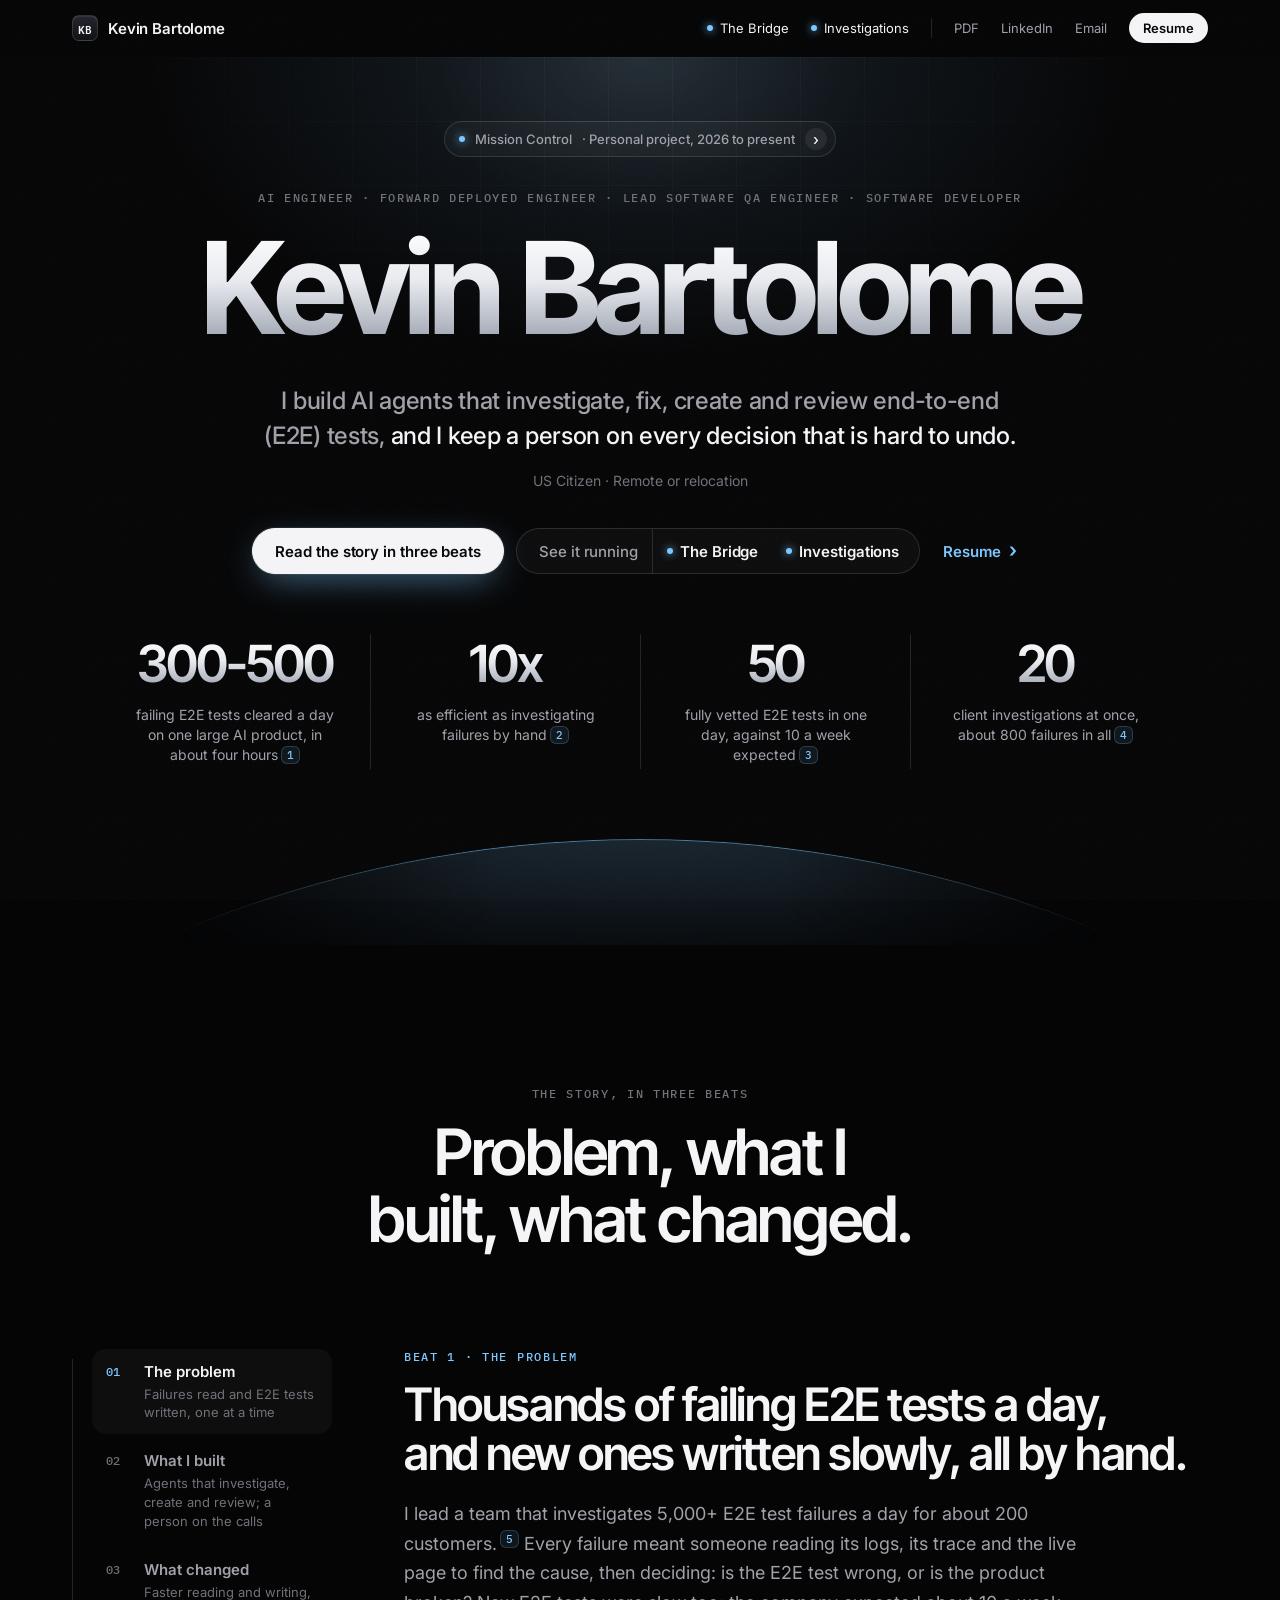
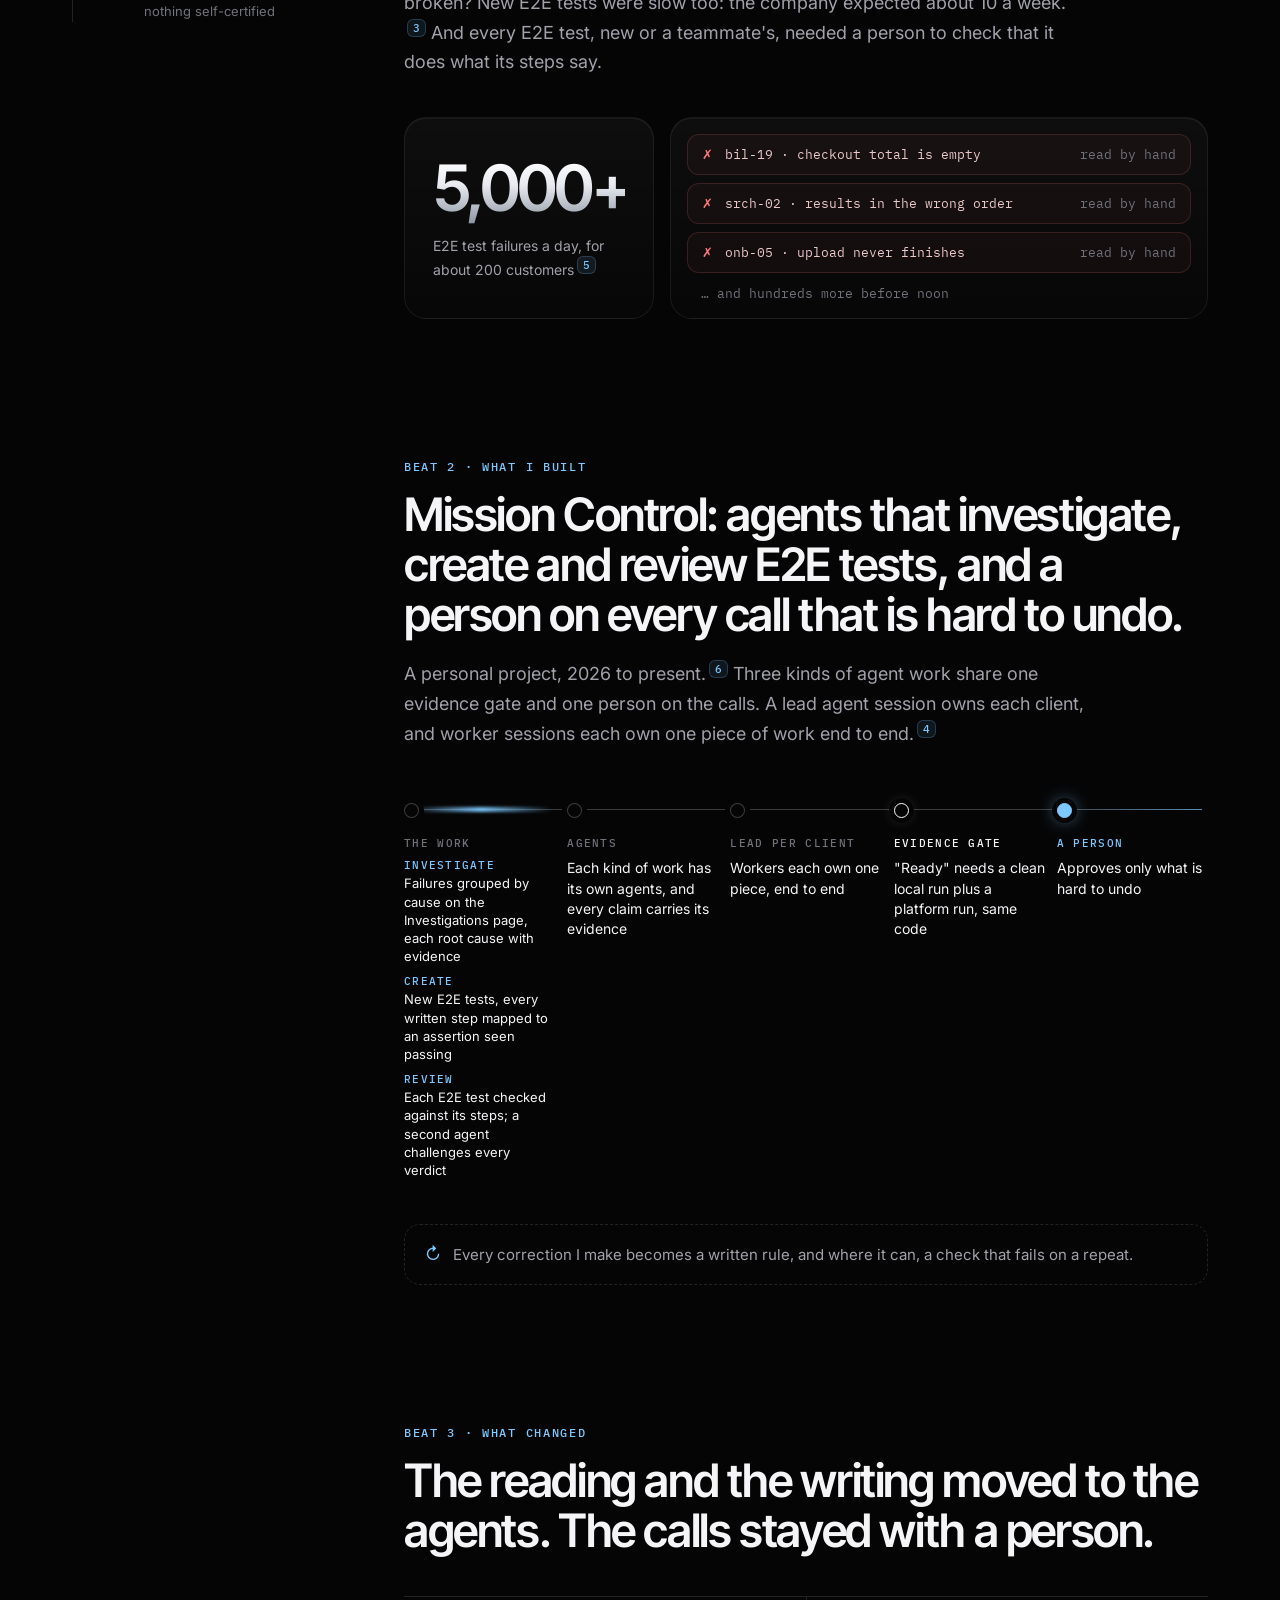
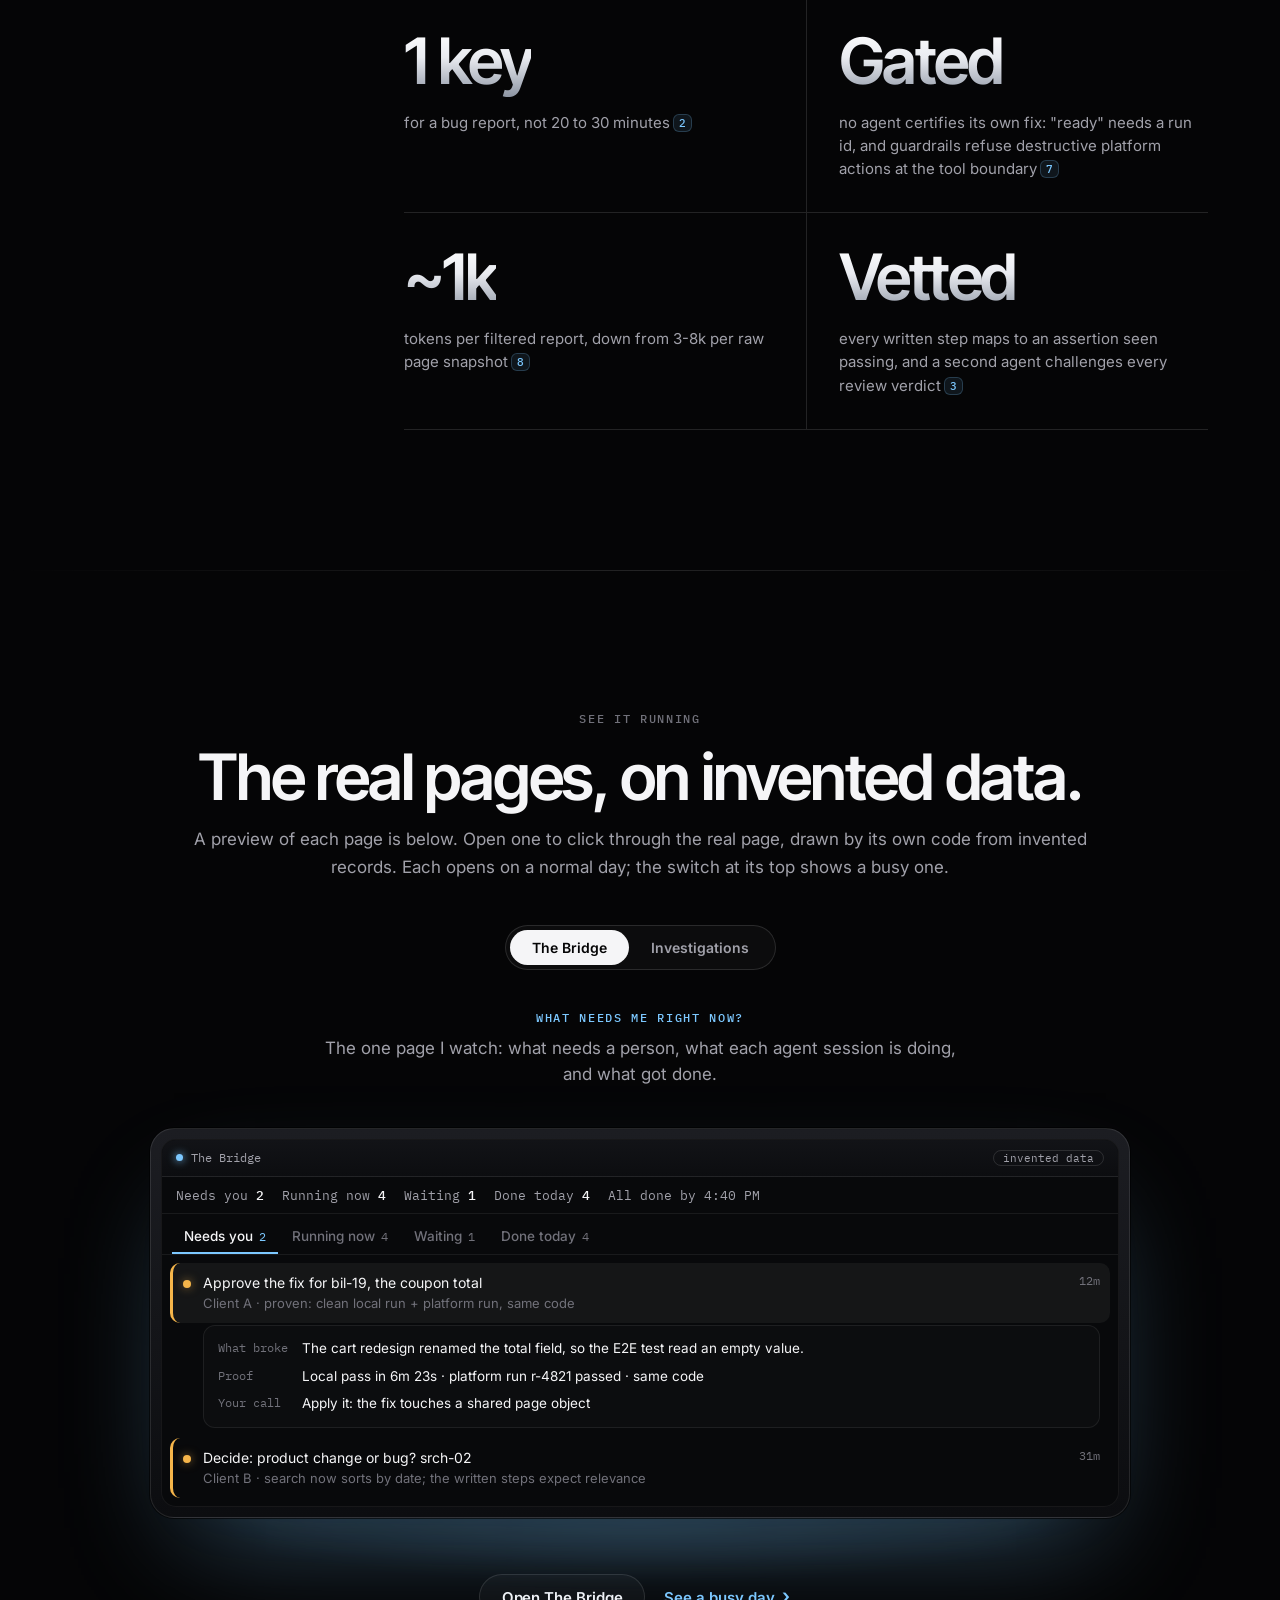
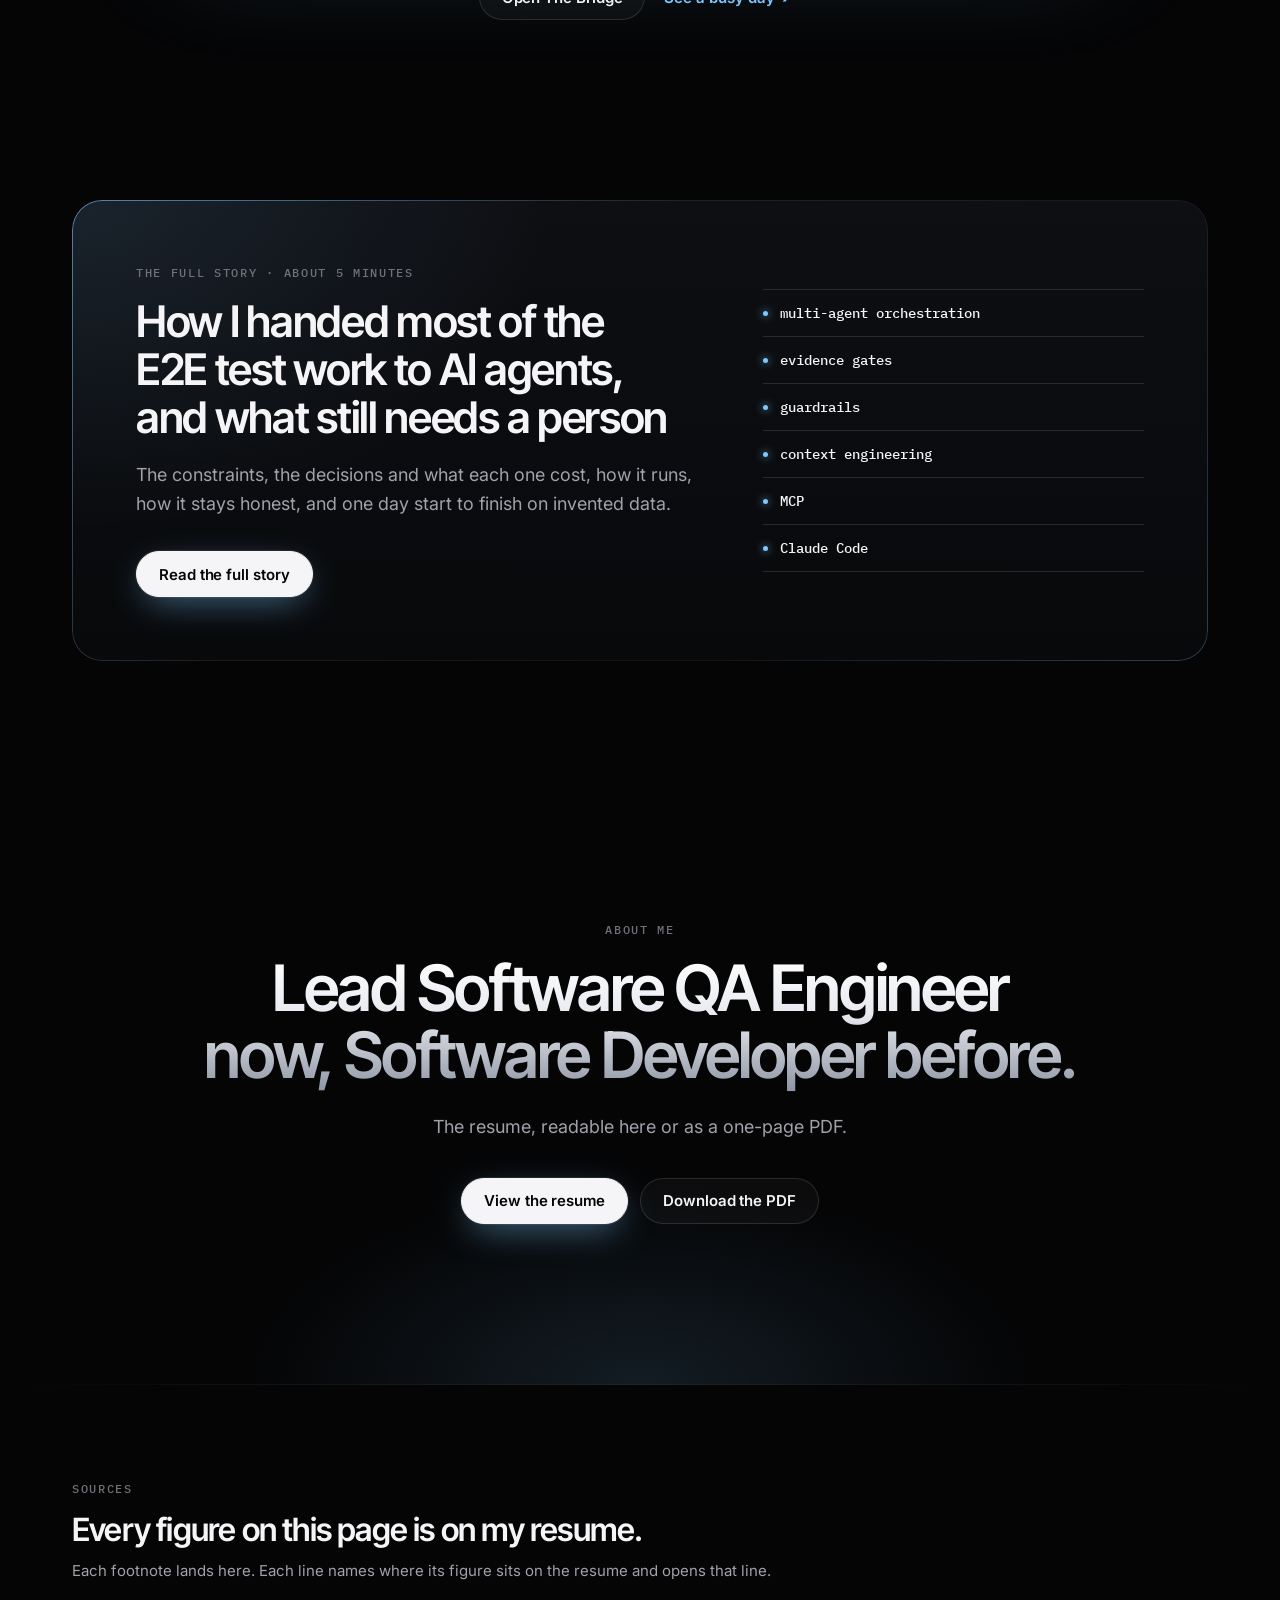
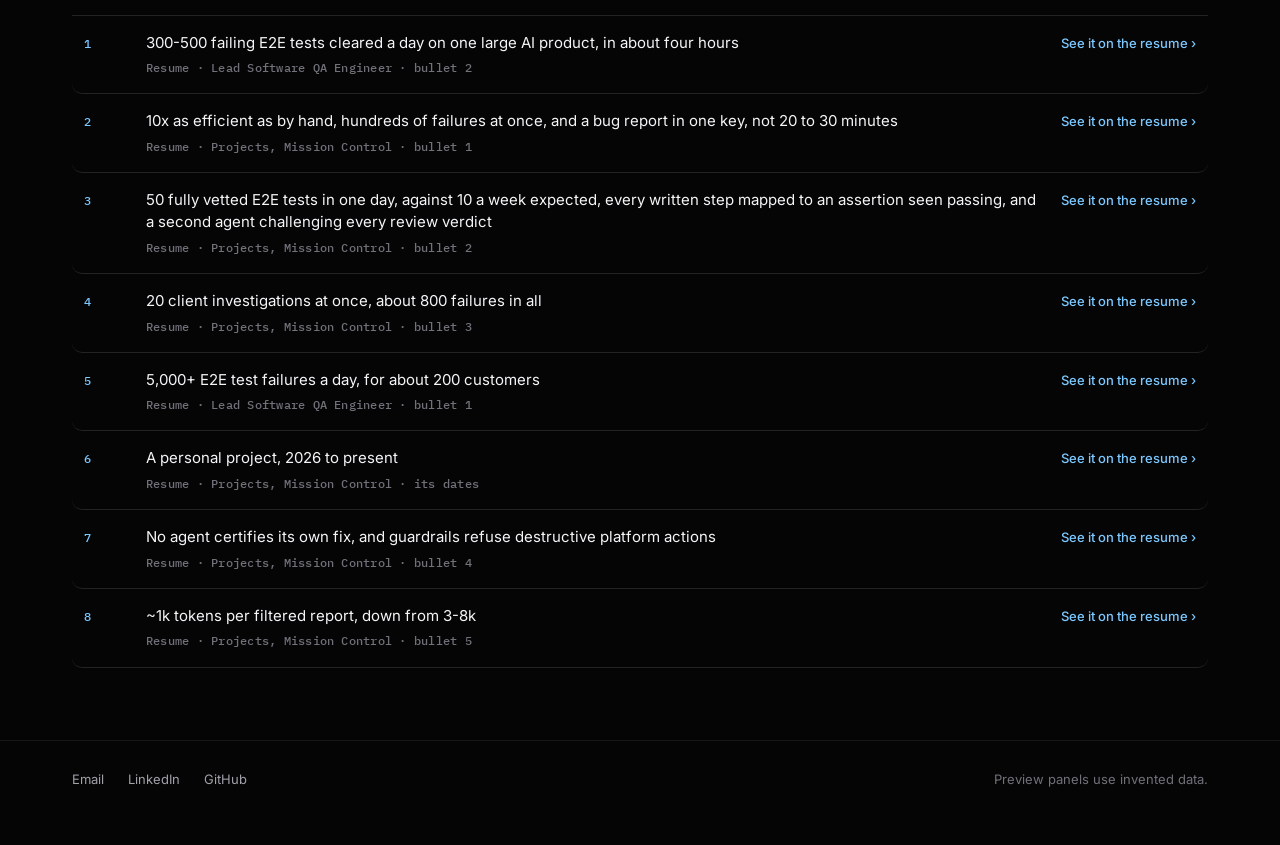
<file: index.html>
<!doctype html>
<html lang="en">
<head>
<meta charset="utf-8">
<meta name="viewport" content="width=device-width,initial-scale=1">
<meta name="color-scheme" content="dark">
<title>Kevin Bartolome</title>
<meta name="description" content="Kevin Bartolome builds AI agents that investigate, fix, create and review end-to-end (E2E) tests, and keeps a person on every decision that is hard to undo.">
<link rel="preconnect" href="https://fonts.googleapis.com">
<link rel="preconnect" href="https://fonts.gstatic.com" crossorigin>
<link rel="stylesheet" href="https://fonts.googleapis.com/css2?family=Inter+Tight:wght@500;600;700&family=Inter:wght@400;500;600&family=IBM+Plex+Mono:wght@400;500&display=swap">
<link rel="stylesheet" href="/site.css">
<script>(function(){var d=document.documentElement;if(matchMedia("(prefers-reduced-motion: reduce)").matches)return;d.classList.add("motion");setTimeout(function(){if(!window.siteReady)d.classList.remove("motion")},2500)})()</script>
<script src="/landing.js" defer></script>
</head>
<body>
<header class="top" data-top><div class="wrap">
  <a class="brand" href="#top"><span class="mark">KB</span><span class="nm">Kevin Bartolome</span></a>
  <nav class="links" aria-label="Demo pages, resume and contact"><a class="demo" href="/bridge" target="_blank" rel="noopener">The Bridge</a><a class="demo" href="/investigations" target="_blank" rel="noopener">Investigations</a><a class="fold" href="/Kevin-Bartolome-Resume.pdf" target="_blank" rel="noopener">PDF</a><a class="fold-sm" href="https://www.linkedin.com/in/kevin-bartolome/" target="_blank" rel="noopener">LinkedIn</a><a class="fold" href="mailto:kevin.rl.bartolome@gmail.com" target="_blank" rel="noopener">Email</a><a class="pill" href="/resume" target="_blank" rel="noopener">Resume</a></nav>
</div></header>

<main>
<section class="hero" id="top">
  <div class="stage-light" aria-hidden="true"></div>
  <div class="wrap hero-in">
    <a class="announce" href="#beat-2"><span class="dot"></span>Mission Control<span class="yr"> · Personal project, 2026 to present</span><span class="ar">›</span></a>
    <p class="eyebrow">AI Engineer · Forward Deployed Engineer · Lead Software QA Engineer · Software Developer</p>
    <h1 class="metal">Kevin Bartolome</h1>
    <p class="deck">I build AI agents that investigate, fix, create and review end-to-end (E2E) tests, <span class="lit">and I keep a person on every decision that is hard to undo.</span></p>
    <p class="meta">US Citizen · Remote or relocation</p>
    <div class="ctas"><a class="btn pri" href="#story">Read the story in three beats</a><span class="btn ghost runpick" role="group" aria-label="See it running"><a class="rp-lead" href="#running">See it running</a><a class="rp-go" href="/bridge" target="_blank" rel="noopener">The Bridge</a><a class="rp-go" href="/investigations" target="_blank" rel="noopener">Investigations</a></span><a class="btn link" href="/resume" target="_blank" rel="noopener">Resume</a></div>
    <dl class="specs">
      <div><dt class="metal">300-500</dt><dd>failing E2E tests cleared a day on one large AI product, in about four hours<a class="cite" href="#src-1" aria-label="Source 1">1</a></dd></div>
      <div><dt class="metal">10x</dt><dd>as efficient as investigating failures by hand<a class="cite" href="#src-2" aria-label="Source 2">2</a></dd></div>
      <div><dt class="metal">50</dt><dd>fully vetted E2E tests in one day, against 10 a week expected<a class="cite" href="#src-3" aria-label="Source 3">3</a></dd></div>
      <div><dt class="metal">20</dt><dd>client investigations at once, about 800 failures in all<a class="cite" href="#src-4" aria-label="Source 4">4</a></dd></div>
    </dl>
  </div>
  <div class="horizon" aria-hidden="true"></div>
</section>

<section class="story" id="story"><div class="wrap">
  <header class="sec-head" data-reveal><p class="eyebrow">The story, in three beats</p><h2>Problem, what I built, what changed.</h2></header>
  <div class="chapters">
    <nav class="rail" aria-label="The three beats">
      <div class="rail-line" aria-hidden="true"><span data-rail-fill></span></div>
      <a class="rail-item on" href="#beat-1" data-go="1"><span class="no">01</span><span class="rt"><span class="st">The problem</span><span class="ss">Failures read and E2E tests written, one at a time</span></span></a>
      <a class="rail-item" href="#beat-2" data-go="2"><span class="no">02</span><span class="rt"><span class="st">What I built</span><span class="ss">Agents that investigate, create and review; a person on the calls</span></span></a>
      <a class="rail-item" href="#beat-3" data-go="3"><span class="no">03</span><span class="rt"><span class="st">What changed</span><span class="ss">Faster reading and writing, nothing self-certified</span></span></a>
    </nav>
    <div class="beats">
      <article class="beat" id="beat-1" data-beat="1">
        <div data-reveal>
          <p class="lab">Beat 1 · The problem</p>
          <h3>Thousands of failing E2E tests a day, and new ones written slowly, all by hand.</h3>
          <p class="body">I lead a team that investigates 5,000+ E2E test failures a day for about 200 customers.<a class="cite" href="#src-5" aria-label="Source 5">5</a> Every failure meant someone reading its logs, its trace and the live page to find the cause, then deciding: is the E2E test wrong, or is the product broken? New E2E tests were slow too: the company expected about 10 a week.<a class="cite" href="#src-3" aria-label="Source 3">3</a> And every E2E test, new or a teammate's, needed a person to check that it does what its steps say.</p>
        </div>
        <div class="visual v-problem" data-reveal>
          <div class="glass bigfig"><span class="n metal">5,000+</span><span class="l">E2E test failures a day, for about 200 customers<a class="cite" href="#src-5" aria-label="Source 5">5</a></span></div>
          <div class="glass stack" data-invented aria-label="An example queue, with invented E2E test ids">
            <div class="fail"><span class="x">✗</span><span class="ft">bil-19 · checkout total is empty</span><span class="who">read by hand</span></div>
            <div class="fail"><span class="x">✗</span><span class="ft">srch-02 · results in the wrong order</span><span class="who">read by hand</span></div>
            <div class="fail"><span class="x">✗</span><span class="ft">onb-05 · upload never finishes</span><span class="who">read by hand</span></div>
            <div class="more">… and hundreds more before noon</div>
          </div>
        </div>
      </article>
      <article class="beat" id="beat-2" data-beat="2">
        <div data-reveal>
          <p class="lab">Beat 2 · What I built</p>
          <h3>Mission Control: agents that investigate, create and review E2E tests, and a person on every call that is hard to undo.</h3>
          <p class="body">A personal project, 2026 to present.<a class="cite" href="#src-6" aria-label="Source 6">6</a> Three kinds of agent work share one evidence gate and one person on the calls. A lead agent session owns each client, and worker sessions each own one piece of work end to end.<a class="cite" href="#src-4" aria-label="Source 4">4</a></p>
        </div>
        <div class="visual" data-reveal>
          <div class="pipe-wrap"><span class="pulse" aria-hidden="true"></span><ol class="pipe">
            <li><span class="k">The work</span><span class="v trio"><span><b>Investigate</b> Failures grouped by cause on the Investigations page, each root cause with evidence</span><span><b>Create</b> New E2E tests, every written step mapped to an assertion seen passing</span><span><b>Review</b> Each E2E test checked against its steps; a second agent challenges every verdict</span></span></li>
            <li><span class="k">Agents</span><span class="v">Each kind of work has its own agents, and every claim carries its evidence</span></li>
            <li><span class="k">Lead per client</span><span class="v">Workers each own one piece, end to end</span></li>
            <li class="gate"><span class="k">Evidence gate</span><span class="v">"Ready" needs a clean local run plus a platform run, same code</span></li>
            <li class="you"><span class="k">A person</span><span class="v">Approves only what is hard to undo</span></li>
          </ol></div>
          <p class="loop"><span class="g">↻</span>Every correction I make becomes a written rule, and where it can, a check that fails on a repeat.</p>
        </div>
      </article>
      <article class="beat" id="beat-3" data-beat="3">
        <div data-reveal>
          <p class="lab">Beat 3 · What changed</p>
          <h3>The reading and the writing moved to the agents. The calls stayed with a person.</h3>
        </div>
        <dl class="sheet" data-reveal>
          <div><dt class="metal">1 key</dt><dd>for a bug report, not 20 to 30 minutes<a class="cite" href="#src-2" aria-label="Source 2">2</a></dd></div>
          <div><dt class="metal">Gated</dt><dd>no agent certifies its own fix: "ready" needs a run id, and guardrails refuse destructive platform actions at the tool boundary<a class="cite" href="#src-7" aria-label="Source 7">7</a></dd></div>
          <div><dt class="metal">~1k</dt><dd>tokens per filtered report, down from 3-8k per raw page snapshot<a class="cite" href="#src-8" aria-label="Source 8">8</a></dd></div>
          <div><dt class="metal">Vetted</dt><dd>every written step maps to an assertion seen passing, and a second agent challenges every review verdict<a class="cite" href="#src-3" aria-label="Source 3">3</a></dd></div>
        </dl>
      </article>
    </div>
  </div>
</div></section>

<section class="running" id="running"><div class="wrap">
  <header class="sec-head" data-reveal><p class="eyebrow">See it running</p><h2>The real pages, on invented data.</h2><p class="sub">A preview of each page is below. Open one to click through the real page, drawn by its own code from invented records. Each opens on a normal day; the switch at its top shows a busy one.</p></header>
  <div class="switch" role="tablist" aria-label="Pick a page">
    <button type="button" role="tab" class="sw on" aria-selected="true" data-show="bridge">The Bridge</button>
    <button type="button" role="tab" class="sw" aria-selected="false" data-show="mc">Investigations</button>
  </div>
  <div class="screen on" data-screen="bridge">
    <div class="under"><p class="q">What needs me right now?</p><p class="cap">The one page I watch: what needs a person, what each agent session is doing, and what got done.</p></div>
    <div class="stage" data-stage><div class="device"><div data-demo="bridge"></div></div><div class="reflect" aria-hidden="true"></div></div>
    <div class="go"><a class="btn ghost" href="/bridge" target="_blank" rel="noopener">Open The Bridge</a><a class="btn link" href="/bridge/busy/" target="_blank" rel="noopener">See a busy day</a></div>
  </div>
  <div class="screen" data-screen="mc">
    <div class="under"><p class="q">What happened to this morning's failures?</p><p class="cap">Investigations: hundreds of failures at once, grouped by cause, worked in parallel, each fix proven before it reaches me.<a class="cite" href="#src-2" aria-label="Source 2">2</a></p></div>
    <div class="stage" data-stage><div class="device"><div data-demo="mc"></div></div><div class="reflect" aria-hidden="true"></div></div>
    <div class="go"><a class="btn ghost" href="/investigations" target="_blank" rel="noopener">Open Investigations</a><a class="btn link" href="/investigations/busy/" target="_blank" rel="noopener">See a busy day</a></div>
  </div>
</div></section>

<section class="long"><div class="wrap">
  <div class="feature" data-reveal>
    <div class="fx">
      <p class="eyebrow">The full story · about 5 minutes</p>
      <h2>How I handed most of the E2E test work to AI agents, and what still needs a person</h2>
      <p class="body">The constraints, the decisions and what each one cost, how it runs, how it stays honest, and one day start to finish on invented data.</p>
      <a class="btn pri" href="/mission-control">Read the full story</a>
    </div>
    <ul class="covers" aria-label="What it covers"><li>multi-agent orchestration</li><li>evidence gates</li><li>guardrails</li><li>context engineering</li><li>MCP</li><li>Claude Code</li></ul>
  </div>
</div></section>

<section class="close" id="about"><div class="wrap" data-reveal>
  <p class="eyebrow">About me</p>
  <h2 class="metal">Lead Software QA Engineer now, Software Developer before.</h2>
  <p class="body">The resume, readable here or as a one-page PDF.</p>
  <div class="ctas"><a class="btn pri" href="/resume" target="_blank" rel="noopener">View the resume</a><a class="btn ghost" href="/Kevin-Bartolome-Resume.pdf" target="_blank" rel="noopener">Download the PDF</a></div>
</div></section>

<section class="sources" id="sources"><div class="wrap">
  <p class="eyebrow">Sources</p>
  <h2>Every figure on this page is on my resume.</h2>
  <p class="sub">Each footnote lands here. Each line names where its figure sits on the resume and opens that line.</p>
  <ol class="src">
    <li id="src-1"><span class="n">1</span><span class="f">300-500 failing E2E tests cleared a day on one large AI product, in about four hours<span class="w">Resume · Lead Software QA Engineer · bullet 2</span></span><a class="open" href="/resume/#:~:text=Cleared%20300%20to%20500%20failing%20E2E%20tests%20a%20day" target="_blank" rel="noopener">See it on the resume</a></li>
    <li id="src-2"><span class="n">2</span><span class="f">10x as efficient as by hand, hundreds of failures at once, and a bug report in one key, not 20 to 30 minutes<span class="w">Resume · Projects, Mission Control · bullet 1</span></span><a class="open" href="/resume/#:~:text=Built%20an%20AI%20dashboard" target="_blank" rel="noopener">See it on the resume</a></li>
    <li id="src-3"><span class="n">3</span><span class="f">50 fully vetted E2E tests in one day, against 10 a week expected, every written step mapped to an assertion seen passing, and a second agent challenging every review verdict<span class="w">Resume · Projects, Mission Control · bullet 2</span></span><a class="open" href="/resume/#:~:text=Created%2050%20fully%20vetted%20E2E%20tests%20in%20one%20day" target="_blank" rel="noopener">See it on the resume</a></li>
    <li id="src-4"><span class="n">4</span><span class="f">20 client investigations at once, about 800 failures in all<span class="w">Resume · Projects, Mission Control · bullet 3</span></span><a class="open" href="/resume/#:~:text=Ran%2020%20client%20investigations%20at%20once" target="_blank" rel="noopener">See it on the resume</a></li>
    <li id="src-5"><span class="n">5</span><span class="f">5,000+ E2E test failures a day, for about 200 customers<span class="w">Resume · Lead Software QA Engineer · bullet 1</span></span><a class="open" href="/resume/#:~:text=investigating%205%2C000%2B%20E2E%20test%20failures%20a%20day" target="_blank" rel="noopener">See it on the resume</a></li>
    <li id="src-6"><span class="n">6</span><span class="f">A personal project, 2026 to present<span class="w">Resume · Projects, Mission Control · its dates</span></span><a class="open" href="/resume/#:~:text=Personal%20project%2C%202026%20to%20Present" target="_blank" rel="noopener">See it on the resume</a></li>
    <li id="src-7"><span class="n">7</span><span class="f">No agent certifies its own fix, and guardrails refuse destructive platform actions<span class="w">Resume · Projects, Mission Control · bullet 4</span></span><a class="open" href="/resume/#:~:text=Made%20the%20agents%20safe%20to%20leave%20running" target="_blank" rel="noopener">See it on the resume</a></li>
    <li id="src-8"><span class="n">8</span><span class="f">~1k tokens per filtered report, down from 3-8k<span class="w">Resume · Projects, Mission Control · bullet 5</span></span><a class="open" href="/resume/#:~:text=Cut%20context%20cost%20from%203%2D8k%20tokens" target="_blank" rel="noopener">See it on the resume</a></li>
  </ol>
</div></section>
</main>

<footer><div class="wrap"><a href="mailto:kevin.rl.bartolome@gmail.com" target="_blank" rel="noopener">Email</a><a href="https://www.linkedin.com/in/kevin-bartolome/" target="_blank" rel="noopener">LinkedIn</a><a href="https://github.com/Kxvin1" target="_blank" rel="noopener">GitHub</a><span class="fine">Preview panels use invented data.</span></div></footer>
</body>
</html>
</file>
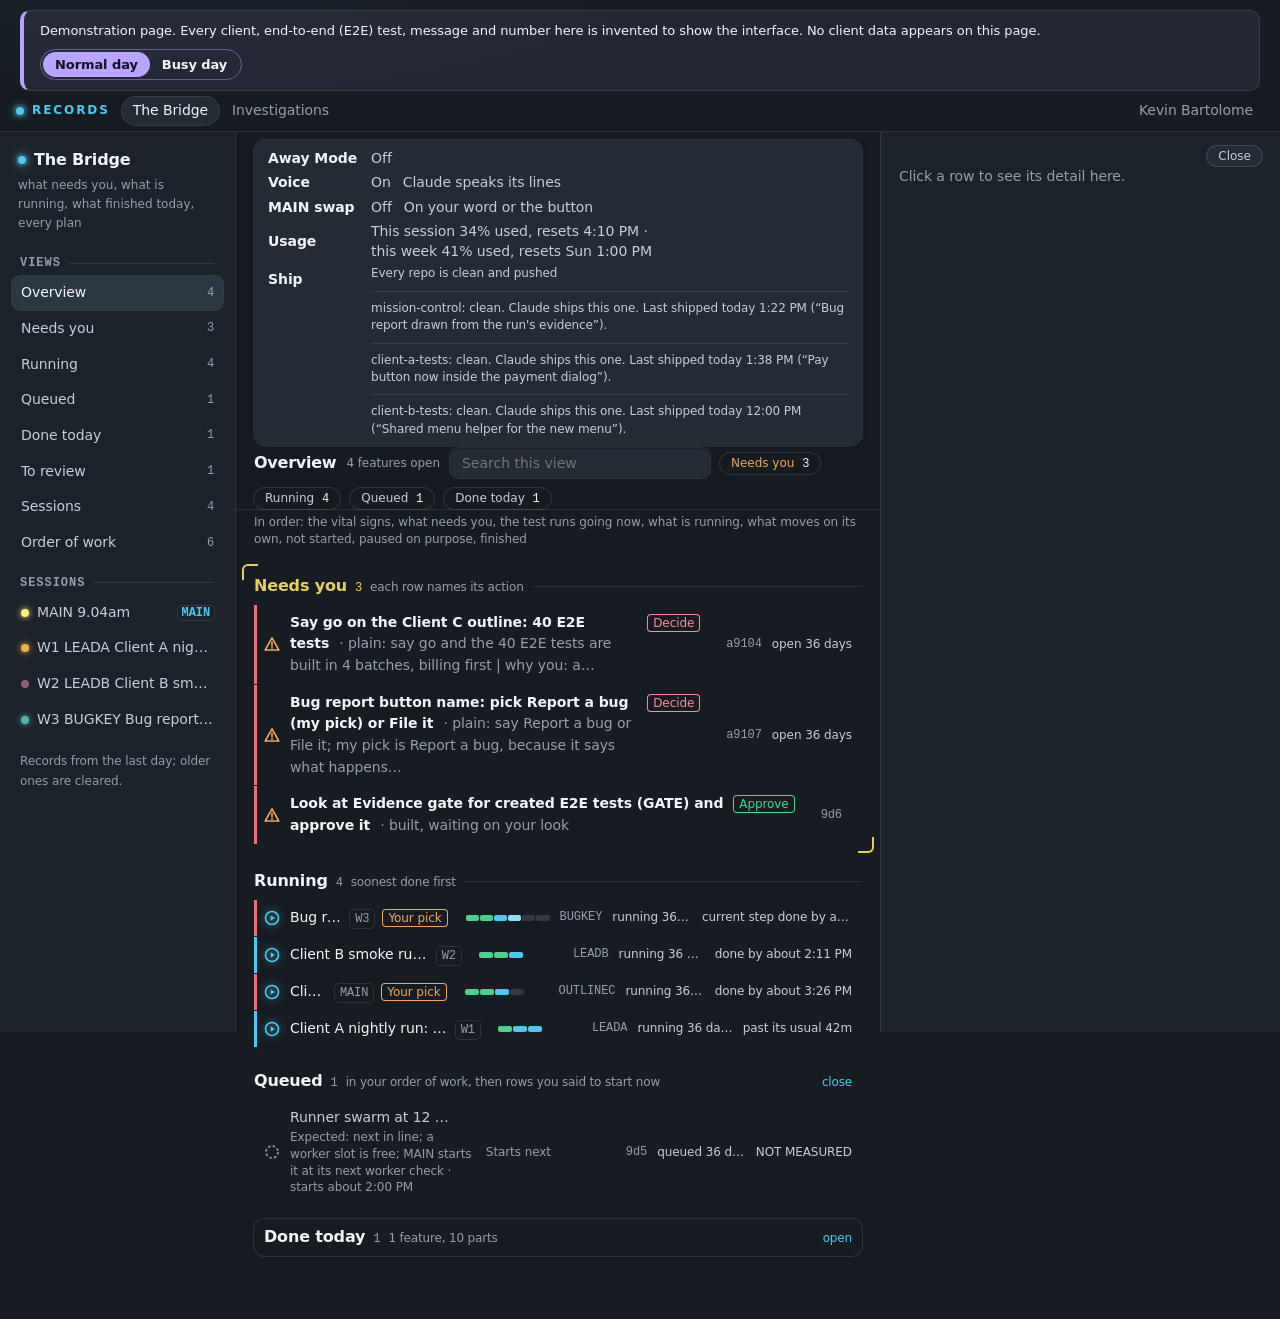
<file: bridge/index.html>
<!doctype html><html><head><link rel="expect" href="#pv-end" blocking="render"><meta charset="utf-8"><meta name="viewport" content="width=device-width,initial-scale=1"><title>The Bridge, a demonstration</title><style>html{zoom:1}
:root{--vh:calc(1vh / 1)}
:root{--fs-label:12px;--fs-text:14px;--fs-title:16px;--fs-verdict:20px}
small{font-size:var(--fs-label)}:root{--bg:#070b12;--bg2:#0a1019;--panel:#0d1420;--line:#173247;--line2:#1f4360;--fg:#d9eefb;--fg2:#b9d3e6;--dim:#7fa3b8;--accent:#39d0ff;--accent2:#7de3ff;--high:#ff5c6c;--med:#ffb84d;--yel:#f2d65c;--low:#6fd39a;--purple:#c9a7ff;--cyan:#39d0ff;--barh:0px}.rbar{position:sticky;top:0;z-index:20;display:flex;align-items:center;gap:4px;flex-wrap:wrap;min-height:var(--barh,0px);padding:4px 16px;background:var(--bg2);border-bottom:1px solid var(--line);font:var(--fs-text)/1.4 "Segoe UI",Inter,system-ui,-apple-system,sans-serif;color:var(--fg2);box-sizing:border-box}.rbar .rb-brand{display:flex;align-items:center;gap:8px;color:var(--cyan);font-weight:600;letter-spacing:.14em;text-transform:uppercase;font-size:var(--fs-label);margin-right:10px;white-space:nowrap}.rbar .rb-brand .dot{width:9px;height:9px;border-radius:50%;background:var(--cyan);box-shadow:0 0 8px var(--cyan)}.rbar .rb-tab{padding:5px 12px;border-radius:8px;color:var(--fg2);text-decoration:none;white-space:nowrap}.rbar a.rb-tab:hover{background:#0f1c2b;color:var(--fg)}.rbar .rb-tab.on{background:#102a3f;color:var(--fg);box-shadow:inset 0 -2px 0 var(--cyan)}.rbar .rb-scopes{margin-left:auto;display:flex;gap:6px;align-items:center;flex-wrap:wrap}.rbar .rb-scopes .n{color:var(--dim);font-size:var(--fs-label);margin-right:2px}.schip{display:inline-block;border:1px solid var(--line2);border-radius:999px;padding:2px 10px;color:var(--fg2);text-decoration:none;font-size:var(--fs-label);white-space:nowrap}a.schip:hover{border-color:var(--accent);color:var(--fg)}.schip.on{background:#102a3f;color:var(--fg);border-color:var(--accent)}.rbar .rb-key{color:var(--dim);font-size:var(--fs-label);margin-left:8px;white-space:nowrap}.rbar .rb-refresh{margin-left:auto;background:#102a3f;color:var(--fg);border:1px solid var(--accent);border-radius:999px;padding:3px 12px;cursor:pointer;font:inherit;font-size:var(--fs-label)}.rbar .rb-refresh:hover{background:var(--accent);color:#04121c}[id]{scroll-margin-top:calc(var(--barh,0px) + 12px)}.rbar .rb-grp{display:flex;align-items:center;gap:2px;flex-wrap:wrap}.rbar .rb-gt{display:contents}.rbar .rb-gl{display:inline-flex;align-items:center;gap:6px;font:inherit;font-size:var(--fs-label);letter-spacing:.12em;text-transform:uppercase;color:var(--dim);margin:0 0 0 6px;padding:3px 6px;white-space:nowrap;background:none;border:0;border-radius:999px;cursor:pointer}.rbar .rb-gl:hover{color:var(--fg);background:var(--hover,#0f1c2b)}.rbar .rb-gl:focus-visible{outline:2px solid var(--accent);outline-offset:1px}.rbar .rb-chev{width:4px;height:4px;border:solid currentColor;border-width:0 1.5px 1.5px 0;transform:rotate(135deg);opacity:.8}.rbar .rb-gn{display:none;font:600 var(--fs-label)/15px var(--mono,ui-monospace,monospace);font-style:normal;letter-spacing:0;min-width:15px;padding:0 4px;box-sizing:border-box;text-align:center;border-radius:999px;color:var(--fg);box-shadow:inset 0 0 0 1px var(--line2)}@media (prefers-reduced-motion:no-preference){.rbar .rb-chev{transition:transform .16s ease}}.rbar .rb-chg{background:transparent;color:var(--fg2);border:1px solid var(--line2);border-radius:999px;padding:3px 10px;cursor:pointer;font:inherit;font-size:var(--fs-label);white-space:nowrap;margin-left:6px}.rbar .rb-chg:hover{color:var(--fg);border-color:#2ea043}.rbar .rb-chg .sw{display:inline-block;width:8px;height:8px;border-radius:50%;margin-right:6px;background:#2ea043;vertical-align:middle}.rbar .rb-chg[aria-pressed=false] .sw{background:transparent;box-shadow:inset 0 0 0 1px var(--dim)}html[data-chg=off] mark.chg{background:none;box-shadow:none;padding:0;color:inherit}.rbar .rb-end{margin-left:auto;display:flex;align-items:center;gap:6px;flex-wrap:nowrap}.rbar .rb-end>*{margin-left:0}.row>.spd{flex:0 1 auto;min-width:0;max-width:300px;font-size:var(--fs-label);color:var(--dim);white-space:nowrap;overflow:hidden;text-overflow:ellipsis;font-variant-numeric:tabular-nums;cursor:help}@container (max-width:760px){.row>.spd{display:none}}.order{font-size:var(--fs-label);line-height:1.4;color:var(--dim);margin:0 0 12px}.why.vd[data-vd=stuck]{color:var(--high)}.row[data-basis] .why.vd::after{content:var(--due,'')}.row[data-stuck],.row[data-stop]{box-shadow:inset 4px 0 0 var(--high);background:color-mix(in srgb,var(--high) 13%,transparent)}.row[data-stuck] .why,.row[data-stop] .why{color:var(--high)}.row[data-stuck] .t::before{content:'\1F6D1  '}.row[data-away-in] .t .do::before{content:'\1F319';margin-right:.4em}.awin::before{content:'\1F319'}.awhead{font-size:var(--fs-text);line-height:1.45;margin:0 0 8px}.awhead .hqa{display:inline-flex;margin-left:8px;vertical-align:middle}.awhead .awpage{margin-left:8px;white-space:nowrap}.subh{display:flex;gap:8px;align-items:baseline;margin:12px 0 4px;font-size:var(--fs-label);letter-spacing:.06em;text-transform:uppercase;color:var(--fg2)}.subh b{color:var(--dim);font-weight:600}.awg>summary .subh::after{content:'open';font:500 var(--fs-label) var(--sans);letter-spacing:0;text-transform:none;color:var(--accent)}.awg[open]>summary .subh::after{content:'close'}.sysdown{font-size:var(--fs-text);line-height:1.4;color:var(--high);background:var(--red-tint);border-radius:8px;padding:8px 12px;margin:0 0 12px}details.older>summary{cursor:pointer}details.older .oli{padding:1px 0 1px 14px}
.sib{display:inline-flex;flex-wrap:wrap;gap:3px;flex:0 1 auto;align-items:center;min-width:0;max-width:34%;font:var(--fs-label)/1.5 var(--mono);color:var(--dim);cursor:help}.sib i{font-style:normal;white-space:nowrap;box-shadow:var(--ring,0 0 0 1px var(--line));border-radius:4px;padding:0 5px}.sib i.more{box-shadow:none;padding:0 2px}.tc>.sib{grid-column:1/-1;max-width:none;justify-self:start;margin-top:2px}
@media (max-width:760px){.sib{max-width:none;flex-basis:100%}}
.inshort{--c:var(--accent);border-left:4px solid var(--c);background:color-mix(in srgb,var(--c) 13%,var(--panel,#1b2130));border-radius:8px;padding:10px 14px 12px;margin:10px 0 14px}.inshort[data-you]{--c:var(--high)}
.inshort h4{color:var(--c);text-transform:uppercase;letter-spacing:.06em;font-size:var(--fs-label);margin:0 0 4px;font-weight:700}.inshort>div{color:var(--fg,#e6e9ef);font-size:var(--fs-title);line-height:1.5;overflow-wrap:anywhere}
.facts{display:grid;grid-template-columns:fit-content(40%) minmax(0,1fr);gap:4px 14px;align-items:baseline;margin:6px 0}.facts>div{display:contents}
.facts dt{color:var(--dim);font-size:var(--fs-label);overflow-wrap:anywhere}.facts dd{margin:0;color:var(--fg);font-size:var(--fs-text);overflow-wrap:anywhere;font-variant-numeric:tabular-nums}.facts>.fw>dd{grid-column:1/-1}
.est{white-space:nowrap;cursor:help}.est .em,.estnote .em{font-style:normal;font-weight:600;color:var(--fg2);font-size:var(--fs-label);margin-left:2px;vertical-align:super}.estnote{color:var(--dim);font-size:var(--fs-label);margin:6px 0}
:root{--bg:#171c23;--bg2:#1c222a;--panel:#232b35;--hover:#29323d;--sel:#2c3744;--line:rgba(255,255,255,.09);--line2:rgba(255,255,255,.15);
--fg:#f2f5f8;--fg2:#c6ced8;--dim:#949fad;--accent:#4cc9f0;--accent2:#8fdcf5;--cyan:#4cc9f0;--high:#f0707a;--med:#f2a65a;--yel:#e8cf5a;--low:#4fcf8c;--purple:#b79cff;
--accent-tint:rgba(76,201,240,.13);--green-tint:rgba(79,207,140,.13);--orange-tint:rgba(242,166,90,.14);--red-tint:rgba(240,112,122,.14);--purple-tint:rgba(183,156,255,.13);
--ring:0 0 0 1px rgba(255,255,255,.10);--ring2:0 0 0 1px rgba(255,255,255,.16);
--card:0 0 0 1px rgba(255,255,255,.10),0 1px 2px rgba(0,0,0,.22),0 2px 6px rgba(0,0,0,.18);
--sans:Inter,"Segoe UI Variable Text","Segoe UI",system-ui,-apple-system,sans-serif;--mono:"JetBrains Mono","Cascadia Mono",Consolas,ui-monospace,monospace}
body{background:var(--bg);background-image:radial-gradient(900px 320px at 12% -120px,rgba(76,201,240,.07),transparent 70%);font:var(--fs-text)/1.55 var(--sans);letter-spacing:-.006em;color:var(--fg)}
*::-webkit-scrollbar-thumb{background:rgba(255,255,255,.1);border:3px solid transparent;background-clip:padding-box}
a{color:var(--accent);text-decoration-color:rgba(76,201,240,.4);text-underline-offset:2px}a:hover{color:var(--accent2)}
 
.rbar{min-height:0;background:rgba(23,28,35,.9);backdrop-filter:blur(10px);border-bottom:1px solid var(--line);font:var(--fs-text)/1.4 var(--sans);gap:2px;padding:6px 16px}
.rbar .rb-brand{color:var(--accent);font-size:var(--fs-label);letter-spacing:.16em;font-weight:600}
.rbar .rb-brand .dot{width:8px;height:8px;box-shadow:0 0 0 3px rgba(76,201,240,.15),0 0 10px var(--accent)}
.rbar .rb-tab{padding:4px 11px;border-radius:999px;color:var(--dim);font-weight:500}.rbar a.rb-tab:hover{background:var(--hover);color:var(--fg)}
.rbar .rb-tab.on{background:var(--panel);color:var(--fg);box-shadow:var(--ring2),0 1px 2px rgba(0,0,0,.3)}
.rbar .rb-key{font-family:var(--mono);font-size:var(--fs-label)}
.rbar .rb-refresh{background:var(--panel);border:0;box-shadow:var(--ring2);color:var(--fg2);font-weight:500}.rbar .rb-refresh:hover{background:var(--accent-tint);color:var(--accent)}
.schip{border:0;box-shadow:var(--ring);border-radius:999px;color:var(--fg2)}.schip.on{background:var(--accent-tint);color:var(--accent);box-shadow:none}
@media (max-width:760px){
 .rbar{padding:6px 10px}.rbar .rb-key{display:none}.rbar .rb-scopes{margin-left:0;width:100%;flex-wrap:nowrap;overflow-x:auto;padding-bottom:2px}
}

 
aside{background:var(--bg2);border-right:1px solid var(--line);padding:16px 12px}
.brand .name{color:var(--fg);font-size:var(--fs-title);font-weight:600;letter-spacing:-.01em;text-transform:none}
.brand .dot{width:8px;height:8px;background:var(--accent);box-shadow:0 0 0 3px rgba(76,201,240,.15),0 0 10px var(--accent)}
.brand small{color:var(--dim);font-size:var(--fs-label);letter-spacing:0}
.card{background:var(--panel);border:0;box-shadow:var(--card);border-radius:12px;padding:10px 12px;margin:6px 4px 8px}
.card:hover{box-shadow:var(--card),0 0 0 1px rgba(76,201,240,.35)}.card.on{box-shadow:var(--card),0 0 0 1px var(--accent)}
.card b{font-size:var(--fs-title);font-weight:600;letter-spacing:-.01em;font-family:var(--sans)}.card small{font-size:var(--fs-label)}
.nav h5,details.daysd summary{font-size:var(--fs-label);font-weight:500;color:var(--dim);margin:16px 8px 6px}
.nav h5{display:flex;align-items:center;gap:8px;text-transform:uppercase;letter-spacing:.08em;font:600 var(--fs-label) var(--mono)}.nav h5::after{content:"";flex:1;min-width:24px;height:1px;background:var(--line)}
.view{padding:6px 9px;border-radius:8px;color:var(--fg2);font-weight:500}.view:hover{background:var(--hover)}
.view.on{background:var(--sel);color:var(--fg);box-shadow:var(--ring)}.view .c{font-family:var(--mono);font-size:var(--fs-label)}
.scv{border:0;box-shadow:var(--ring);border-radius:999px;padding:2px 10px;color:var(--fg2)}.scv.on{background:var(--accent-tint);color:var(--accent);box-shadow:none}
.side-foot{font-size:var(--fs-label);line-height:1.6}
 
.hdr{background:rgba(23,28,35,.9);backdrop-filter:blur(10px);border-bottom:1px solid var(--line);min-height:52px}
.hdr h1{white-space:normal;flex:0 0 auto;color:var(--fg);font-size:var(--fs-title);font-weight:600;letter-spacing:-.015em;text-transform:none}
.hdr .cnt{font-size:var(--fs-label);white-space:normal;flex:0 1 auto;min-width:0}.hdr .k{font-size:var(--fs-label)}
.hdr .k b{font-family:var(--mono);font-weight:500;border:0;box-shadow:var(--ring2);background:var(--panel);border-radius:5px;padding:0 5px;color:var(--fg2)}
.hdr input{width:auto;flex:1 1 220px;min-width:110px;background:var(--panel);border:0;box-shadow:var(--ring),inset 0 1px 2px rgba(0,0,0,.35);border-radius:9px;padding:7px 12px;font:var(--fs-text) var(--sans)}
.hdr input:focus{box-shadow:0 0 0 1px var(--accent),0 0 0 4px rgba(76,201,240,.15)}
.hdr .chip,.hdr button{white-space:nowrap}.unread{color:var(--accent)}.dayf{border:0;background:var(--accent-tint);color:var(--accent);border-radius:999px}
 
.ovw{margin:12px 16px 4px;padding:10px 14px;background:var(--panel);border:0;border-radius:12px;box-shadow:var(--card);color:var(--dim);font-size:var(--fs-label)}
.ovw b{color:var(--fg);font-weight:600}
.lab,.tag{border:0;box-shadow:var(--ring);border-radius:999px}
.feat,.box{background:var(--panel);border:0;box-shadow:var(--card);border-radius:12px}
.chip{border:0;box-shadow:var(--ring);border-radius:999px;background:transparent}.chip.on{background:var(--accent-tint);color:var(--accent);box-shadow:none}
footer{border-top:1px solid var(--line)}
 
@media (max-width:760px){
 .app{display:block}
 aside{position:static;height:auto;border-right:0;border-bottom:1px solid var(--line);padding:12px}
 .brand{padding:0 4px 8px}.side-foot,details.daysd{display:none}
 aside .card{display:inline-block;width:calc(50% - 10px);vertical-align:top;margin:4px}
 .nav{display:flex;flex-wrap:wrap;gap:4px;align-items:center}.nav h5{width:100%;margin:8px 4px 2px}
 .view{flex:0 0 auto}.view .c{margin-left:6px}
 .hdr .cnt{white-space:normal;flex:1 1 100%;min-width:0}.hdr{height:auto;flex-wrap:wrap;padding:10px 12px;gap:6px 10px}.hdr .k{display:none}.hdr input{width:100%;max-width:none;margin-left:0}
 .ovw{margin:10px 10px 4px}
}

 
[hidden]{display:none!important}
body[data-page=progress]{margin:0;font:var(--fs-text)/1.55 var(--sans)}
.row[data-do] .t{white-space:normal}.t .do{color:var(--fg);font-weight:600}.t .about{color:var(--dim);font-weight:400;margin-left:10px}.t .about::before{content:"· ";}
.act kbd{min-width:0;margin-left:7px;padding:0 5px;border-radius:4px;font:var(--fs-label)/1.5 var(--mono);color:var(--dim);box-shadow:var(--ring2);background:transparent}
.app{display:grid;grid-template-columns:236px minmax(0,1fr) 400px;min-height:calc(100 * var(--vh,1vh) - var(--barh,0px))}
aside{position:sticky;top:var(--barh,0px);height:calc(100 * var(--vh,1vh) - var(--barh,0px));overflow:auto;box-sizing:border-box}
.brand{padding:0 6px 10px}.brand .name{display:flex;align-items:center;gap:8px}.brand .dot{display:inline-block;border-radius:50%}.brand small{display:block;margin-top:4px}
.nav{display:flex;flex-direction:column;gap:2px}.nav h5{margin:14px 8px 4px}
.view,.sess{display:flex;align-items:center;gap:8px;text-decoration:none;cursor:pointer;padding:6px 9px;border-radius:8px;color:var(--fg2)}
.view:hover,.sess:hover{background:var(--hover);color:var(--fg)}.view.on,.sess.on{background:var(--sel);color:var(--fg);box-shadow:var(--ring)}
.view .c{margin-left:auto;color:var(--dim)}.sess span{min-width:0;overflow:hidden;text-overflow:ellipsis;white-space:nowrap}
.sess i{flex:none;width:8px;height:8px;border-radius:50%;background:var(--c,var(--dim));opacity:.55}.sess i[data-state=running]{opacity:1;box-shadow:0 0 6px var(--c,var(--accent))}
.mn{font:600 var(--fs-label) var(--mono);color:var(--accent);box-shadow:var(--ring);border-radius:4px;padding:0 4px;margin-left:auto}
.side-foot{color:var(--dim);margin:16px 8px 0}
main.pm{min-width:0;padding:0 0 60px;container-type:inline-size;font-size:var(--fs-text)}
#status{margin:14px 18px 2px;padding:10px 14px;border-radius:12px;background:var(--panel);box-shadow:var(--card);color:var(--fg);font-size:var(--fs-text);overflow-wrap:anywhere}
#status[data-needs]:not([data-needs="0"]){box-shadow:var(--card),inset 3px 0 0 var(--nc,var(--med))}
.hdr{position:sticky;top:var(--barh,0px);z-index:5;display:flex;align-items:center;gap:10px;padding:0 18px;flex-wrap:wrap}
.hdr h1{margin:0;flex:0 0 auto;max-width:100%;overflow-wrap:anywhere}.hdr .cnt{color:var(--dim)}.hdr input.q{max-width:260px;color:var(--fg)}
.fchip{border:0;box-shadow:var(--ring);background:transparent;color:var(--fg2);border-radius:999px;padding:3px 11px;font:500 var(--fs-label) var(--sans);cursor:pointer;white-space:nowrap}
.fchip b{font-family:var(--mono);font-weight:500;margin-left:4px;color:var(--fg)}.fchip:hover{background:var(--hover)}.fchip.on{background:var(--accent-tint);color:var(--accent);box-shadow:none}
.fchip[data-filter=needs]{color:var(--med)}
.back{display:flex;gap:8px;align-items:center;margin:12px 18px 0;font-size:var(--fs-label)}.back a{cursor:pointer;text-decoration:none}
.body{padding:4px 18px 0}.empty{color:var(--dim);padding:30px 4px}
.sec,.rsec{margin:16px 0 4px;position:relative}.rsec h2,.sec h2{display:flex;align-items:baseline;gap:8px;flex-wrap:wrap;margin:0 0 6px;font-size:var(--fs-title);font-weight:600;color:var(--fg);letter-spacing:-.01em}
.sec>h2::after,.rsec>h2::after{content:"";flex:1;min-width:24px;height:1px;align-self:center;background:var(--line)}
.sec h2 .c,.rsec h2 .c{font:500 var(--fs-label) var(--mono);color:var(--dim)}.rsec h2{display:flex;align-items:baseline;gap:8px;flex-wrap:wrap;margin:0 0 6px;font-size:var(--fs-title)}.sec h2 .note,.rsec h2 .note{font-weight:400;font-size:var(--fs-label);color:var(--dim)}
details.fold>summary{list-style:none;cursor:pointer}details.fold>summary::-webkit-details-marker{display:none}
details.fold>summary h2{margin:0;padding:6px 10px;border-radius:10px;box-shadow:var(--ring)}details.fold>summary h2::after{content:"open";margin-left:auto;font:500 var(--fs-label) var(--sans);color:var(--accent)}
details.fold[open]>summary h2{box-shadow:none;padding-left:0}details.fold[open]>summary h2::after{content:"close"}
.sec[data-sec=needs]{padding:10px 12px 8px;margin-left:-12px;margin-right:-12px}
.sec[data-sec=needs]::before,.sec[data-sec=needs]::after{content:"";position:absolute;width:14px;height:14px;border:2px solid var(--nc,var(--med));pointer-events:none}
.sec[data-sec=needs]::before{top:0;left:0;border-right:0;border-bottom:0;border-radius:6px 0 0 0}.sec[data-sec=needs]::after{bottom:0;right:0;border-left:0;border-top:0;border-radius:0 0 6px 0}
.sec[data-sec=needs] h2>span:first-child,.sec[data-sec=needs][data-level] h2 .c{color:var(--nc,var(--med))}[data-level=low]{--nc:var(--low)}[data-level=mid]{--nc:var(--yel)}[data-level=high]{--nc:var(--high)}
.row{display:flex;align-items:center;gap:10px;padding:7px 10px;margin:1px 0;border-radius:9px;cursor:pointer;outline:none;min-height:22px}.row[data-kind=session]{border-radius:0 9px 9px 0;box-shadow:inset 3px 0 0 var(--c,transparent)}
.row:hover{background:var(--hover)}.row.cur{background:var(--sel);box-shadow:var(--ring2)}.row:focus-visible{box-shadow:0 0 0 1px var(--accent)}.row.hide{display:none}
.ic{flex:none;width:16px;height:16px;display:inline-flex}.ic svg{width:16px;height:16px}
[data-state=running]>.ic,.stc[data-state=running]{color:var(--accent)}[data-state=you]>.ic,.stc[data-state=you]{color:var(--med)}[data-state=paused]>.ic,.stc[data-state=paused]{color:var(--purple)}[data-state=waiting]>.ic,.stc[data-state=waiting]{color:var(--accent2)}
[data-state=idle]>.ic,.stc[data-state=idle]{color:var(--dim)}[data-state=done]>.ic,.stc[data-state=done]{color:var(--low)}[data-state=blocked]>.ic,.stc[data-state=blocked]{color:var(--high)}
.row[data-state=running]>.ic svg{filter:drop-shadow(0 0 4px rgba(76,201,240,.65))}
.t{flex:1 1 200px;min-width:120px;overflow:hidden;text-overflow:ellipsis;white-space:nowrap;color:var(--fg)}.row[data-state=done] .t,.row[data-state=idle] .t{color:var(--fg2)}
.tc{flex:1 1 200px;min-width:120px;display:grid;grid-template-columns:minmax(var(--tmin,0px),max-content) auto minmax(0,1fr);justify-content:start;align-items:baseline;column-gap:8px}.tc>.t{min-width:0}
.by{flex:none;justify-self:start;font-size:var(--fs-label);line-height:1.5;color:var(--purple);box-shadow:inset 0 0 0 1px currentColor;border-radius:4px;padding:0 6px;white-space:nowrap}.by[data-by=noreason]{color:var(--yel)}
.wf{flex:none;justify-self:start;font-size:var(--fs-label);line-height:1.5;color:var(--accent2);box-shadow:inset 0 0 0 1px currentColor;border-radius:4px;padding:0 6px;white-space:nowrap;cursor:help}
.kbox .kws{display:grid;grid-template-columns:max-content 1fr;gap:6px 12px;align-items:baseline;padding:3px 0;color:var(--fg2)}.kbox .kw{display:contents}
.own{flex:none;justify-self:start;font:var(--fs-label)/1.5 var(--mono);color:var(--dim);box-shadow:var(--ring);border-radius:4px;padding:0 5px;white-space:nowrap}
.owns{flex:none;justify-self:start;display:inline-flex;gap:4px;white-space:nowrap}.tc:has(>.owns){--tmin:3em;min-width:min-content}.owns>.owc{display:none;cursor:help}
@container (max-width:849px){.row:has(>.tc>.owns)>.oage{display:none}}@container (max-width:679px){.owns>.own{display:none}.owns>.owc{display:inline}}@container (max-width:639px){.tc:has(>.owns){--tmin:0px}}
@container (max-width:722px){.owns:has(>:nth-child(5))>.own{display:none}.owns:has(>:nth-child(5))>.owc{display:inline}}@container (max-width:765px){.owns:has(>:nth-child(6))>.own{display:none}.owns:has(>:nth-child(6))>.owc{display:inline}}
@container (max-width:808px){.owns:has(>:nth-child(7))>.own{display:none}.owns:has(>:nth-child(7))>.owc{display:inline}}@container (max-width:851px){.owns:has(>:nth-child(8))>.own{display:none}.owns:has(>:nth-child(8))>.owc{display:inline}}
@container (max-width:894px){.owns:has(>:nth-child(9))>.own{display:none}.owns:has(>:nth-child(9))>.owc{display:inline}}@container (max-width:937px){.owns:has(>:nth-child(10))>.own{display:none}.owns:has(>:nth-child(10))>.owc{display:inline}}
.why{grid-column:1/-1;min-width:0;font-size:var(--fs-label);line-height:1.4;color:var(--dim);white-space:normal;overflow-wrap:anywhere}
.row[data-stuck] .why{color:var(--med)}
.ph,.meta,.pw,.w,.sz{flex:0 1 auto;min-width:0;font-size:var(--fs-label);color:var(--dim);white-space:nowrap;max-width:230px;overflow:hidden;text-overflow:ellipsis}
.ph{flex:0 1 150px}.w{flex:0 0 130px}.sz{flex:0 0 110px}.w[data-waits=you-go],.w[data-waits=you-pick]{color:var(--med)}.w[data-waits=paused]{color:var(--purple)}
.seg{flex:none;display:flex;gap:1px;width:84px;overflow:hidden}.seg:empty{display:none}.seg i{flex:1 1 0;min-width:1px;max-width:14px;height:6px;border-radius:2px;background:rgba(255,255,255,.13)}
.seg.bar{gap:0;border-radius:3px}.seg.bar i{min-width:0;max-width:none;border-radius:0}.row[data-kind=decision]>.ic{color:var(--fg2)}.seg i[data-s=done]{background:var(--low)}.seg i[data-s=doing]{background:var(--accent)}.seg i[data-s=paused]{background:var(--accent2)}.seg i[data-s=held]{background:var(--purple)}.seg i[data-s=blocked]{background:var(--med)}
.id,.mono{font-family:var(--mono);font-size:var(--fs-label);color:var(--dim)}.id{flex:0 6 auto;min-width:min-content;text-align:right;overflow-wrap:normal}
.tm{flex:none;font-size:var(--fs-label);color:var(--fg2);white-space:nowrap;overflow:hidden;text-overflow:ellipsis;max-width:240px;text-align:right}.tm[data-noeta]{color:var(--dim)}
.row>.act{flex:none}
.btn,.cc{border:0;box-shadow:var(--ring2);background:var(--panel);color:var(--fg2);border-radius:999px;padding:3px 11px;font:500 var(--fs-label) var(--sans);cursor:pointer;white-space:nowrap}
.btn:hover,.cc:hover{background:var(--accent-tint);color:var(--accent)}.btn[data-key=a]{color:var(--med)}.cc{font-family:var(--mono);border-radius:7px;white-space:normal;text-align:left;overflow-wrap:anywhere}
.kids{margin:0 0 6px 26px;padding-left:8px;border-left:1px solid var(--line2)}.kids .row{padding:5px 10px}
.pl{padding:4px 10px;font-size:var(--fs-text);color:var(--fg2);overflow-wrap:anywhere}.pl .mono{display:inline-block;min-width:64px}
details.eng{display:inline}details.eng summary{display:inline;cursor:pointer;color:var(--accent);font-size:var(--fs-label);margin-left:6px}details.eng[open]{display:block;color:var(--fg2);font-size:var(--fs-label);margin:4px 0 4px 70px}
.aq{padding:4px 10px;font-size:var(--fs-text);color:var(--fg2)}.aq a{cursor:pointer}.older{margin:14px 0;font-size:var(--fs-label);color:var(--dim)}.older a{cursor:pointer}
h3.sub{font-size:var(--fs-label);color:var(--dim);font-weight:500;margin:14px 0 4px}
#panel{position:sticky;top:var(--barh,0px);height:calc(100 * var(--vh,1vh) - var(--barh,0px));overflow:auto;box-sizing:border-box;background:var(--bg2);border-left:1px solid var(--line);padding:14px 18px 40px}
#pclose{float:right}.pbody .empty{padding:20px 0}
.ptop{display:flex;align-items:center;gap:10px;margin-bottom:6px}.stc{display:inline-flex;align-items:center;gap:6px;font-size:var(--fs-label);font-weight:600}.stc svg{width:15px;height:15px}
.pid{font:var(--fs-label) var(--mono);color:var(--dim)}.oage{white-space:nowrap}.row>.oage{flex:none;font-size:var(--fs-label);color:var(--fg2)}.row>.oage[data-w]{flex:0 1 auto;min-width:0;overflow:hidden;text-overflow:ellipsis}.ptop .oage{font:var(--fs-label) var(--mono);color:var(--dim)}.ptop .oage::before{content:"· "}.pt{font-size:var(--fs-title);font-weight:600;margin:0 0 4px;overflow-wrap:anywhere;color:var(--fg)}.pm{color:var(--fg2);font-size:var(--fs-label)}
.blk{margin-top:12px}.blk h4{margin:0 0 3px;font-size:var(--fs-label);font-weight:600;color:var(--dim)}.blk>div{color:var(--fg);overflow-wrap:anywhere}.blk .dim{color:var(--dim)}
.kvl{display:grid;grid-template-columns:max-content 1fr;gap:4px 12px;align-items:baseline}.kvl>b{font-weight:500;color:var(--fg2);white-space:nowrap}.kvl>span{color:var(--fg);overflow-wrap:anywhere}.pm .kvl{margin-top:4px;font-size:var(--fs-text)}.kvl>.w{grid-column:1/-1}.await[data-now]{color:var(--accent)}
@media (max-width:600px){.kvl{grid-template-columns:1fr;gap:0}.kvl>b{margin-top:6px}}
.ctx .kvl{grid-template-columns:1fr;gap:1px 0}.ctx .kvl>b{margin-top:8px;font-size:var(--fs-label);color:var(--dim)}.ctx .kvl>b:first-child{margin-top:0}.ctx .cq{margin:0 0 6px}.ctx .evl>div{margin:2px 0}.ctx .evl .evnew{color:var(--fg)}.ctx .evl .evnew::before{content:"new";margin-right:6px;font:600 var(--fs-label) var(--mono);color:var(--accent)}.ctx .evl .evold{opacity:.6}
.row.unread .t::before{content:"";display:inline-block;width:7px;height:7px;border-radius:50%;background:var(--accent);margin-right:7px;vertical-align:middle}
.it{margin:6px 0;padding:8px 10px;border-radius:10px;background:var(--panel);box-shadow:var(--ring)}.it .btn{margin-top:6px}
.acts{display:flex;gap:8px;flex-wrap:wrap;align-items:center;margin-top:14px}.hint{color:var(--dim);font-size:var(--fs-label)}
details.full{margin-top:14px;color:var(--fg2);font-size:var(--fs-label);overflow-wrap:anywhere}details.full summary{cursor:pointer;color:var(--accent)}
.pre{white-space:pre-wrap;color:var(--fg2)}.sw{display:inline-flex;align-items:center;gap:6px}.sw i{width:8px;height:8px;border-radius:50%;background:var(--c,var(--dim))}
.rhead{display:flex;flex-wrap:wrap;gap:6px 14px;align-items:center;margin:10px 0;padding:10px 14px;border-radius:12px;background:var(--panel);box-shadow:var(--card)}.rhead .tl{color:var(--fg)}
.desc{color:var(--fg2);margin:8px 0}.rev{margin:8px 0;padding:10px 14px;border-radius:12px;box-shadow:var(--ring);color:var(--fg2)}.trio{display:flex;flex-wrap:wrap;gap:6px 18px;margin:8px 0;color:var(--fg2)}
.stg{padding:8px 10px;margin:4px 0;border-radius:10px;box-shadow:var(--ring);display:flex;flex-wrap:wrap;align-items:center;gap:6px 12px}.stg .sn{font-weight:600;min-width:180px;color:var(--fg)}.stg .sm{color:var(--fg2);font-size:var(--fs-label)}
.stg[data-state=running]{box-shadow:var(--ring),inset 3px 0 0 var(--accent)}.stg[data-state=done]{box-shadow:var(--ring),inset 3px 0 0 var(--low)}.stg[data-state=paused]{box-shadow:var(--ring),inset 3px 0 0 var(--purple)}.stg[data-state=waiting]{box-shadow:var(--ring),inset 3px 0 0 var(--accent2)}
.gt{flex:1 1 100%;font-size:var(--fs-label);color:var(--fg2)}.gt.pz{color:var(--purple)}
.pf{display:flex;gap:6px;flex-wrap:wrap;margin:0 0 6px}.pf button{border:0;box-shadow:var(--ring);background:transparent;color:var(--fg2);border-radius:999px;padding:2px 10px;font:500 var(--fs-label) var(--sans);cursor:pointer}.pf button.on{background:var(--accent-tint);color:var(--accent);box-shadow:none}
.foot{color:var(--dim);font-size:var(--fs-label);margin:18px 0}
#keys{position:fixed;inset:0;z-index:50;background:rgba(0,0,0,.55);display:flex;align-items:center;justify-content:center}.kbox{background:var(--panel);box-shadow:var(--card);border-radius:14px;padding:16px 20px;min-width:300px}
.kbox h3{margin:0 0 8px;font-size:var(--fs-title);color:var(--fg)}.k{display:flex;gap:12px;padding:3px 0;color:var(--fg2)}.k kbd{font:var(--fs-label) var(--mono);min-width:48px;color:var(--fg)}
@media (prefers-reduced-motion:no-preference){
 .row[data-state=running]>.ic svg{animation:pgpulse 2.4s ease-in-out infinite}
 .sec[data-sec=needs]::before,.sec[data-sec=needs]::after{animation:pgcorner 2.4s ease-in-out infinite}
 @keyframes pgpulse{50%{filter:drop-shadow(0 0 7px rgba(76,201,240,.9))}}@keyframes pgcorner{50%{opacity:.45}}
}
@container (max-width:760px){.ph,.meta,.sz{display:none}.tm{max-width:150px}}
@container (max-width:520px){.row{flex-wrap:wrap;gap:4px 8px}.t,.tc{flex:1 1 calc(100% - 30px);white-space:normal}.ph,.meta,.sz{display:inline}.tm{text-align:left;max-width:none}.seg{width:90px}}
@media (max-width:1100px){
 .app{grid-template-columns:236px minmax(0,1fr)}
 #panel{position:fixed;right:0;top:var(--barh,0px);bottom:0;height:auto;width:min(400px,calc(94vw / 1));z-index:40;transform:translateX(105%);transition:transform .18s ease-out;box-shadow:-12px 0 30px rgba(0,0,0,.45)}
 body.po #panel{transform:none}
}
@media (max-width:760px){
 .app{display:block}aside{position:static;height:auto;border-right:0;border-bottom:1px solid var(--line);padding:12px}.side-foot{display:none}
 .nav{flex-direction:row;flex-wrap:wrap;gap:4px}.nav h5,.brand small,.nav .sess{display:none}.brand{padding:0 4px 6px}.view{flex:0 0 auto;padding:4px 9px}.view .c{margin-left:6px}
 .hdr{position:static;flex-wrap:wrap}.hdr input.q{max-width:none}.body{padding:4px 10px 0}#status{margin:10px 10px 2px}.back{margin:10px 10px 0}
 .stg .sn{min-width:0}.kids{margin-left:12px}.sec[data-sec=needs]{margin-left:-8px;margin-right:-8px;padding-left:8px;padding-right:8px}
}
:root{--wf-lock:#ff8a9a;--wf-worker:#3fd6a5;--wf-ship:#f28fd0;--wf-slot:#e8cf5a;--wf-run:#4cc9f0;--wf-main:#b79cff;--wf-stage:#b6e05c;--wf-held:#6fa0ff;}.wf[data-wf=lock]{color:var(--wf-lock)}.wf[data-wf=worker]{color:var(--wf-worker)}.wf[data-wf=ship]{color:var(--wf-ship)}.wf[data-wf=slot]{color:var(--wf-slot)}.wf[data-wf=run]{color:var(--wf-run)}.wf[data-wf=main]{color:var(--wf-main)}.wf[data-wf=stage]{color:var(--wf-stage)}.wf[data-wf=held]{color:var(--wf-held)}
:root{--wf-date:#e3f3c4;--wf-event:#55e755;--wf-after:#c09c7c;--wf-ask:#ffd6e0;--wf-word:#eb70eb;}.wn{flex:none;justify-self:start;font-size:var(--fs-label);line-height:1.5;box-shadow:inset 0 0 0 1px currentColor;border-radius:4px;padding:0 6px;white-space:nowrap;cursor:help}.wn[data-wn=lock]{color:var(--wf-lock)}.wn[data-wn=worker]{color:var(--wf-worker)}.wn[data-wn=ship]{color:var(--wf-ship)}.wn[data-wn=slot]{color:var(--wf-slot)}.wn[data-wn=run]{color:var(--wf-run)}.wn[data-wn=main]{color:var(--wf-main)}.wn[data-wn=stage]{color:var(--wf-stage)}.wn[data-wn=held]{color:var(--wf-held)}.wn[data-wn=date]{color:var(--wf-date)}.wn[data-wn=event]{color:var(--wf-event)}.wn[data-wn=after]{color:var(--wf-after)}.wn[data-wn=ask]{color:var(--wf-ask)}.wn[data-wn=word]{color:var(--wf-word)}.row .tc:has(>.wn){grid-template-columns:minmax(var(--tmin,0px),max-content) auto auto auto minmax(0,1fr)}.row .tc:has(>.tq):has(>.wn){grid-template-columns:minmax(var(--tmin,0px),max-content) auto auto auto auto minmax(0,1fr)}
.tq,.tqk{flex:none;justify-self:start;font-size:var(--fs-label);line-height:1.5;color:var(--accent);box-shadow:inset 0 0 0 1px currentColor;border-radius:4px;padding:0 6px;white-space:nowrap;cursor:help}span[data-rb=you]{color:var(--med)}span[data-rb=red]{color:#fea8f6}span[data-rb=lock]{color:#d2e0ea}span[data-rb=cpu]{color:#f4e151}span[data-rb=line]{color:#a693f5}span[data-rb=live]{color:#43d58f}span[data-rb=idle]{color:#f57595;font-weight:600}span[data-rb=wait]{color:#74fc00}.tc:has(>.tq,>.by,>.wf,>.nb){grid-template-columns:minmax(var(--tmin,0px),max-content) auto auto minmax(0,1fr);min-width:min-content}.tc:has(>.tq):has(>.by,>.wf,>.nb){grid-template-columns:minmax(var(--tmin,0px),max-content) auto auto auto minmax(0,1fr)}.tqline{display:flex;flex-wrap:wrap;align-items:baseline;gap:4px 16px;margin:0 0 6px;padding:5px 10px;border-radius:9px;box-shadow:var(--ring);font-size:var(--fs-label);line-height:1.5;color:var(--fg2)}.tqline .tqh{font:500 var(--fs-label) var(--mono);color:var(--dim);letter-spacing:.04em;text-transform:uppercase}.tqline .tqg>b{font-weight:500;color:var(--dim);margin-right:4px}.tqline .tqg[data-at=now]>b{color:var(--accent)}.tqline .tqi a{color:var(--fg);cursor:pointer}.tqline .tqi a:hover{text-decoration:underline}.tqline .tqi .own{margin-left:5px}.tqline .tqi .dim{color:var(--dim)}
:root{--nb-plan:#b79cff;--nb-decide:#ff8a9a;--nb-approve:#48d58d;--nb-read:#4cc9f0;--nb-task:#e8cf5a;--nb-answer:#f2f5f8;}.nb{flex:none;justify-self:start;font-size:var(--fs-label);line-height:1.5;color:var(--nbc);box-shadow:inset 0 0 0 1px currentColor;border-radius:4px;padding:0 6px;white-space:nowrap;cursor:help}.nb[data-nb=plan]{--nbc:var(--nb-plan)}.nb[data-nb=decide]{--nbc:var(--nb-decide)}.nb[data-nb=approve]{--nbc:var(--nb-approve)}.nb[data-nb=read]{--nbc:var(--nb-read)}.nb[data-nb=task]{--nbc:var(--nb-task)}.nb[data-nb=answer]{--nbc:var(--nb-answer)}
.row[data-fam=red]:not([data-stuck]):not([data-stop]){--fe:var(--high);border-radius:0 9px 9px 0;box-shadow:inset 3px 0 0 var(--fe)}.row[data-fam=yellow]:not([data-stuck]):not([data-stop]){--fe:var(--yel);border-radius:0 9px 9px 0;box-shadow:inset 3px 0 0 var(--fe)}.row[data-fam=blue]:not([data-stuck]):not([data-stop]){--fe:var(--accent);border-radius:0 9px 9px 0;box-shadow:inset 3px 0 0 var(--fe)}.row[data-fam=green]:not([data-stuck]):not([data-stop]){--fe:var(--low);border-radius:0 9px 9px 0;box-shadow:inset 3px 0 0 var(--fe)}.row[data-fam].cur:not([data-stuck]):not([data-stop]){box-shadow:inset 3px 0 0 var(--fe,transparent),var(--ring2)}.row[data-fam]:focus-visible:not([data-stuck]):not([data-stop]){box-shadow:inset 3px 0 0 var(--fe,transparent),0 0 0 1px var(--accent)}
#status[data-verdict]{font-size:var(--fs-verdict);font-weight:600;line-height:1.35}.gnums{display:grid;grid-template-columns:repeat(4,minmax(0,1fr));gap:10px;margin:8px 18px 2px}.gnums .row.gn{display:flex;flex-direction:column;align-items:flex-start;gap:2px;margin:0;padding:10px 14px;border-radius:12px;background:var(--panel);box-shadow:var(--card);min-height:0;min-width:0}.gnums .row.gn:hover,.gnums .row.gn:focus-visible{box-shadow:var(--card),inset 0 0 0 1px var(--accent)}.gnums .row.gn.cur{background:var(--sel)}.gnums .gv{font-size:var(--fs-verdict);font-weight:600;color:var(--fg);font-variant-numeric:tabular-nums;overflow-wrap:anywhere}.gnums .gl{font-size:var(--fs-label);color:var(--fg2);overflow-wrap:anywhere}.gnums .row.gn[data-state=blocked] .gv{color:var(--high)}
.hqa{display:flex;flex-wrap:wrap;gap:8px;align-items:center;margin:6px 0}.hqb{display:flex;flex-wrap:wrap;gap:8px}.hqin{flex:1 1 260px;min-width:0;background:var(--panel);color:var(--fg);border:0;box-shadow:var(--ring),inset 0 1px 2px rgba(0,0,0,.35);border-radius:8px;padding:6px 11px;font:var(--fs-text) var(--sans)}.hqa[data-plan4] .hqb{flex:1 1 100%;display:grid;grid-template-columns:1fr 1fr;gap:8px}.hqa[data-plan4] .hqb .btn{justify-content:center}textarea.hqin{flex-basis:100%;resize:vertical;min-height:62px;line-height:1.4}.hqin:focus{outline:none;box-shadow:0 0 0 1px var(--accent),0 0 0 4px rgba(76,201,240,.15)}.hqst{flex-basis:100%;font-size:var(--fs-label);color:var(--fg2)}.hqst[data-bad='1']{color:var(--high)}.btn.act.armed{color:var(--high);box-shadow:0 0 0 1px var(--high)}.btn.act[disabled]{opacity:.6}.hqpicks{flex-basis:100%;display:flex;flex-wrap:wrap;gap:6px 18px;min-width:0}.hqpick{display:inline-flex;align-items:center;gap:7px;white-space:nowrap;color:var(--fg);font-size:var(--fs-text);cursor:pointer}.hqpick input{width:15px;height:15px;margin:0;accent-color:var(--accent);cursor:pointer}.hqpick .c{color:var(--dim);font-size:var(--fs-label)}.hqpick input:not(:checked)~span{color:var(--dim)}.btop{margin:8px 18px 2px;padding:8px 14px;border-radius:12px;background:var(--panel);box-shadow:var(--card);display:grid;grid-template-columns:max-content minmax(0,1fr);gap:4px 14px;align-items:center;font-size:var(--fs-text);line-height:1.45}.btop>b{font-weight:600;color:var(--fg)}.btop .btv{display:flex;flex-wrap:wrap;align-items:center;gap:4px 12px;min-width:0;color:var(--fg2)}.btop .btus{display:block}.btop .nw{white-space:nowrap}.btop [data-bad='1']{color:var(--high)}.btop .hqa{margin:0;flex:0 1 auto}.btop .hqin{flex:0 0 14em;width:14em;padding:4px 10px}.btop .hqst{flex-basis:auto}.btop[data-away=on]{box-shadow:var(--card),inset 3px 0 0 var(--accent2)}.btop .btst[data-away-state=on]{color:var(--accent2);font-weight:600}.btop .btst[data-swap-state=auto]{color:var(--accent2);font-weight:600}.btop .btst[data-swap-pending]{color:var(--med);font-weight:600}@media (max-width:909px){.sec h2 .spw{display:none}}.btop>b[data-btl=ship]{align-self:start;padding-top:4px}.btop .btship{display:block;align-self:start}.btop .btship .hqa{margin:0}.btop .btship .hqpicks{flex:0 1 auto}.btop .btship .hqin{flex:1 1 18em;width:auto}.btop .ctls{font-size:var(--fs-label);color:var(--fg2)}.btop .ctls[data-bad='1']{color:var(--high)}.btop .ctls[data-ship-last]{margin-top:4px}.btop .shipown{display:flex;flex-wrap:wrap;align-items:center;gap:4px 12px;margin-top:8px;padding-top:8px;border-top:1px solid var(--line)}.btop .shipown>.ctls{flex:0 1 auto;min-width:0}.btop .shipown>.hqa{flex:1 1 24em}.btop .shiprf{margin-top:8px;padding:2px 0 2px 12px;border-left:2px solid var(--high)}.btop .shiprf .rfh{font-size:var(--fs-label);font-weight:600;color:var(--high)}.btop .rff{margin-top:4px}.btop .rff+.rff{padding-top:4px;border-top:1px solid var(--line)}.btop .rfp{font:var(--fs-label)/1.45 var(--mono,monospace);color:var(--fg);overflow-wrap:anywhere}.btop .rfd{font:var(--fs-label)/1.4 var(--mono,monospace);color:var(--dim);overflow-wrap:anywhere}.btop .rfl{display:grid;grid-template-columns:76px minmax(0,1fr);gap:12px;margin-top:4px;font-size:var(--fs-label);line-height:1.45;color:var(--fg2)}.btop .rfl b{font-weight:600;color:var(--dim)}.btop .btst[data-voice-state=off]{color:var(--dim)}</style><style>.demo-banner{margin:10px 20px 0;border:1px solid var(--line,#2a3440);border-left:4px solid #b9a4ff;background:rgba(185,164,255,.08);color:var(--fg,#e6edf3);border-radius:10px;padding:10px 16px;font-size:13px;line-height:1.5;display:flex;flex-wrap:wrap;align-items:center;justify-content:space-between;gap:8px 16px}.db-sw{display:inline-flex;flex:none;border:1px solid rgba(185,164,255,.45);border-radius:999px;padding:2px}.db-sw a{color:var(--fg,#e6edf3);text-decoration:none;padding:3px 12px;border-radius:999px;font-weight:600;white-space:nowrap}.db-sw a:hover{background:rgba(185,164,255,.14)}.db-sw a.on{background:#b9a4ff;color:#14111f}@media (max-width:600px){.btop .nw{white-space:normal}}</style></head><body data-page="progress"><div class="demo-banner"><span class="db-t">Demonstration page. Every client, end-to-end (E2E) test, message and number here is invented to show the interface. No client data appears on this page.</span><nav class="db-sw" aria-label="Pick a day"><a href="/bridge/" class="on" aria-current="page">Normal day</a><a href="/bridge/busy/">Busy day</a></nav></div><nav class="rbar" id="rbar"><span class="rb-brand"><span class="dot"></span>Records</span><span class="rb-grp"><span class="rb-tab on">The Bridge</span><a class="rb-tab" href="/investigations/" target="_top">Investigations</a></span><span class="rb-end"><a class="rb-tab" href="/" target="_top">Kevin Bartolome</a></span></nav><svg class="sprite" width="0" height="0" aria-hidden="true" style="position:absolute"><symbol id="ic-running" viewBox="0 0 16 16"><circle cx="8" cy="8" r="6.5" fill="none" stroke="currentColor" stroke-width="1.6"/><path d="M6.6 5.3v5.4L10.9 8z" fill="currentColor"/></symbol><symbol id="ic-you" viewBox="0 0 16 16"><path d="M8 1.8 14.8 14H1.2z" fill="none" stroke="currentColor" stroke-width="1.6" stroke-linejoin="round"/><path d="M8 6.2v3.6" stroke="currentColor" stroke-width="1.6" stroke-linecap="round"/><circle cx="8" cy="11.7" r=".95" fill="currentColor"/></symbol><symbol id="ic-paused" viewBox="0 0 16 16"><circle cx="8" cy="8" r="6.5" fill="none" stroke="currentColor" stroke-width="1.6"/><path d="M6.4 5.6v4.8M9.6 5.6v4.8" stroke="currentColor" stroke-width="1.6" stroke-linecap="round"/></symbol><symbol id="ic-waiting" viewBox="0 0 16 16"><circle cx="8" cy="8" r="6.5" fill="none" stroke="currentColor" stroke-width="1.6"/><path d="M8 4.7V8l2.4 1.7" fill="none" stroke="currentColor" stroke-width="1.6" stroke-linecap="round" stroke-linejoin="round"/></symbol><symbol id="ic-idle" viewBox="0 0 16 16"><circle cx="8" cy="8" r="6" fill="none" stroke="currentColor" stroke-width="1.6" stroke-dasharray="2.5 2.2"/></symbol><symbol id="ic-done" viewBox="0 0 16 16"><circle cx="8" cy="8" r="6.5" fill="none" stroke="currentColor" stroke-width="1.6"/><path d="M5.1 8.2 7.1 10.2 10.9 6.1" fill="none" stroke="currentColor" stroke-width="1.6" stroke-linecap="round" stroke-linejoin="round"/></symbol><symbol id="ic-decision" viewBox="0 0 16 16"><path d="M8 1.8 14.2 8 8 14.2 1.8 8z" fill="none" stroke="currentColor" stroke-width="1.6" stroke-linejoin="round"/><path d="M6 8h4" stroke="currentColor" stroke-width="1.6" stroke-linecap="round"/></symbol><symbol id="ic-blocked" viewBox="0 0 16 16"><circle cx="8" cy="8" r="6.5" fill="none" stroke="currentColor" stroke-width="1.6"/><path d="M5.7 5.7l4.6 4.6M10.3 5.7l-4.6 4.6" stroke="currentColor" stroke-width="1.6" stroke-linecap="round"/></symbol></svg><script id="counts" type="application/json">{"away": 0, "away_asks": 0, "away_back": 0, "away_decided": 0, "away_fold": 0, "away_red": 0, "away_ship": 0, "away_you": 0, "decided": 0, "done_features": 1, "done_parts": 10, "needs": 3, "noreason": 0, "open": 4, "order": 6, "paused": 0, "plans": 0, "plans_back": 0, "plans_closed": 0, "plans_decided": 0, "plans_draft": 0, "plans_held": 0, "plans_wait": 0, "queued": 1, "review": 1, "running": 4, "sessions": 4, "stale": 0, "systems": 0, "systems_bad": 0, "waiting": 0}</script><div class="app"><aside><div class="brand"><span class="name"><span class="dot"></span>The Bridge</span><small>what needs you, what is running, what finished today, every plan</small></div><nav class="nav"><h5>Views</h5><a class="view" href="#ov" data-view="ov" data-go="ov">Overview<span class="c" data-count="open">4</span></a><a class="view" href="#ov" data-view="needs" data-go="ov" data-filter="needs">Needs you<span class="c" data-count="needs">3</span></a><a class="view" href="#running" data-view="running" data-go="running">Running<span class="c" data-count="running">4</span></a><a class="view" href="#next" data-view="queued" data-go="next">Queued<span class="c" data-count="queued">1</span></a><a class="view" href="#fin" data-view="done" data-go="fin">Done today<span class="c" data-count="done_features">1</span></a><a class="view" href="#rev" data-view="review" data-go="rev">To review<span class="c" data-count="review">1</span></a><a class="view" href="#sessions" data-view="sessions" data-go="sessions">Sessions<span class="c" data-count="sessions">4</span></a><a class="view" href="#wo" data-view="order" data-go="wo">Order of work<span class="c" data-count="order">6</span></a><h5>Sessions</h5><a class="sess" href="#s-0de1a00a" data-go="s-0de1a00a" style="--c:#fff176"><i data-state="running"></i><span><span class="data">MAIN 9.04am</span></span><b class="mn">MAIN</b></a><a class="sess" href="#s-0de1a0a1" data-go="s-0de1a0a1" style="--c:#f0b54a"><i data-state="running"></i><span><span class="data">W1 LEADA Client A nightly run: 38 failing E2E tests</span></span></a><a class="sess" href="#s-0de1a0b2" data-go="s-0de1a0b2" style="--c:#f48fb1"><i data-state="idle"></i><span><span class="data">W2 LEADB Client B smoke run: 6 failing E2E tests</span></span></a><a class="sess" href="#s-0de1a0c3" data-go="s-0de1a0c3" style="--c:#4db6ac"><i data-state="running"></i><span><span class="data">W3 BUGKEY Bug report in one key</span></span></a></nav><div class="side-foot">Records from the last day; older ones are cleared.</div></aside><main class="pm"><div id="status" data-needs="3" data-level="mid" data-all-done="" hidden>3 things need you, first: Say go on the Client C outline: 40 E2E tests. 4 features running.</div><script id="needs" type="application/json">[{"id": "a9104", "what": "Say go on the Client C outline: 40 E2E tests", "badge": "decide", "ask": "a9104"}, {"id": "a9107", "what": "Bug report button name: pick Report a bug (my pick) or File it", "badge": "decide", "ask": "a9107"}, {"id": "r0", "what": "Look at Evidence gate for created E2E tests (GATE) and approve it", "badge": "approve"}]</script><div class="btop" data-bridge-top="1" data-away="off"><b>Away Mode</b><div class="btv" data-btop="away"><span class="btst" data-away-state="off">Off</span><div class="hqa" data-hq-keys><span class="hqb"></span><div class="hqst" data-hq-st hidden></div></div></div><b>Voice</b><div class="btv" data-btop="voice" data-ctl-row="voice" data-voice="on"><span class="btst" data-voice-state="on">On</span><span class="nw">Claude speaks its lines</span><div class="hqa" data-hq-keys><span class="hqb"></span><div class="hqst" data-hq-st hidden></div></div></div><b>MAIN swap</b><div class="btv" data-btop="mainswap"><span class="btst" data-swap-state="off">Off</span><span class="nw">On your word or the button</span><div class="hqa" data-hq-keys><span class="hqb"></span><div class="hqst" data-hq-st hidden></div></div></div><b>Usage</b><div class="btv btus" data-btop="usage"><div><span class="nw">This session 34% used, resets 4:10 PM ·</span> <span class="nw">this week 41% used, resets Sun 1:00 PM</span></div></div><b data-btl="ship">Ship</b><div class="btv btship" data-btop="ship" data-ctl-row="ship"><div class="ctls" data-ship-need="0">Every repo is clean and pushed</div><div class="shipown" data-ship-own="191beac8" data-own-state="clean"><div class="ctls">mission-control: clean. Claude ships this one. Last shipped today 1:22 PM (“Bug report drawn from the run&#x27;s evidence”).</div></div><div class="shipown" data-ship-own="3f6b2532" data-own-state="clean"><div class="ctls">client-a-tests: clean. Claude ships this one. Last shipped today 1:38 PM (“Pay button now inside the payment dialog”).</div></div><div class="shipown" data-ship-own="ccd4a6a2" data-own-state="clean"><div class="ctls">client-b-tests: clean. Claude ships this one. Last shipped today 12:00 PM (“Shared menu helper for the new menu”).</div></div></div></div><section class="pane" data-id="ov"><div class="hdr"><h1><span class="data">Overview</span></h1><span class="cnt">4 features open</span><input class="q" type="search" placeholder="Search this view" aria-label="Search this view"><button class="fchip" data-filter="needs" data-count="3">Needs you <b>3</b></button><button class="fchip" data-filter="running" data-count="4">Running <b>4</b></button><button class="fchip" data-filter="queued" data-count="1">Queued <b>1</b></button><button class="fchip" data-filter="done" data-count="1">Done today <b>1</b></button></div><div class="body"><div class="order" data-order="1">In order: <span class="oi">the vital signs</span>, <span class="oi">what needs you</span>, <span class="oi">the test runs going now</span>, <span class="oi">what is running</span>, <span class="oi">what moves on its own</span>, <span class="oi">not started</span>, <span class="oi">paused on purpose</span>, <span class="oi">finished</span></div><div class="sec" data-sec="needs" data-count="3" data-level="mid"><h2><span>Needs you</span> <span class="c" data-count-of="needs">3</span> <span class="note">each row names its action</span></h2><div class="row" data-id="a9104" data-kind="ask" data-state="you" data-do="Say go on the Client C outline: 40 E2E tests" data-nb="decide" data-fam="red"><span class="ic"></span><span class="tc"><span class="t"><span class="do"><span class="data">Say go on the Client C outline: 40 E2E tests</span></span><span class="about"><span class="data">plain: say go and the 40 E2E tests are built in 4 batches, billing first | why you: a…</span></span></span><span class="nb" data-nb="decide" title="a choice only you can make: say go or not, or pick one of its options">Decide</span></span><span class="id">a9104</span><span class="tm"><span class="oage" data-t="1793304128">open 58 minutes</span></span></div><div class="row" data-id="a9107" data-kind="ask" data-state="you" data-do="Bug report button name: pick Report a bug (my pick) or File it" data-nb="decide" data-fam="red"><span class="ic"></span><span class="tc"><span class="t"><span class="do"><span class="data">Bug report button name: pick Report a bug (my pick) or File it</span></span><span class="about"><span class="data">plain: say Report a bug or File it; my pick is Report a bug, because it says what happens…</span></span></span><span class="nb" data-nb="decide" title="a choice only you can make: say go or not, or pick one of its options">Decide</span></span><span class="id">a9107</span><span class="tm"><span class="oage" data-t="1793301008">open 1 hour</span></span></div><div class="row" data-id="r0" data-kind="built" data-state="you" data-ship="unknown" data-do="Look at Evidence gate for created E2E tests (GATE) and approve it" data-nb="approve" data-fam="red"><span class="ic"></span><span class="tc"><span class="t"><span class="do">Look at <span class="data">Evidence gate for created E2E tests (GATE)</span> and approve it</span><span class="about"><span class="data">built, waiting on your look</span></span></span><span class="nb" data-nb="approve" title="built work, or work ready to start, waits for your approve or your go">Approve</span></span><span class="id">9d6</span><span class="tm"></span></div></div><div class="sec" data-sec="running" data-count="4"><h2><span>Running</span> <span class="c" data-count-of="running">4</span> <span class="note">soonest done first</span></h2><div class="row" data-id="BUGKEY" data-kind="feature" data-state="running" data-phase="Build" data-sess="W3" data-rb="you" data-done="0" data-basis="none" data-fam="red"><span class="ic"></span><span class="tc"><span class="t"><span class="data">Bug report in one key</span></span><span class="own">W3</span><span class="tq" data-rb="you" title="held on your answer: an open ask or a part blocked on you">Your pick</span></span><span class="ph">Build · stage 2 of 3</span><span class="seg"><i data-s="done" data-n="0"></i><i data-s="done" data-n="1"></i><i data-s="doing" data-n="2"></i><i data-s="paused" data-n="3"></i><i data-s="next" data-n="4"></i><i data-s="next" data-n="5"></i></span><span class="id">BUGKEY</span><span class="oage" data-w="running" data-t="1793295308" title="its current run began 10:35 AM">running 3 hours</span><span class="tm" data-eta="1793307908" data-fk="step" title="NOT MEASURED: only its current step is timed (current step done by about 2:05 PM); the parts after it have no finished part of their kind today">current step done by about 2:05 PM</span></div><div class="row" data-id="LEADB" data-kind="feature" data-state="running" data-phase="Investigation" data-sess="W2" data-done="1793308268" data-basis="measured" data-fam="blue"><span class="ic"></span><span class="tc"><span class="t"><span class="data">Client B smoke run: 6 failing E2E tests</span></span><span class="own">W2</span></span><span class="ph">Investigation</span><span class="seg"><i data-s="done" data-n="0"></i><i data-s="done" data-n="1"></i><i data-s="doing" data-n="2"></i></span><span class="id">LEADB</span><span class="oage" data-w="running" data-t="1793301608" title="its current run began 12:20 PM">running 1 hour</span><span class="tm" data-eta="1793308268" data-fk="whole" title="Measured: done by about 2:11 PM, by today&#x27;s finished parts of the same kinds">done by about 2:11 PM</span></div><div class="row" data-id="OUTLINEC" data-kind="feature" data-state="running" data-phase="Outline" data-sess="MAIN" data-rb="you" data-done="1793312768" data-basis="measured" data-fam="red"><span class="ic"></span><span class="tc"><span class="t"><span class="data">Client C outline: 40 E2E tests</span></span><span class="own">MAIN</span><span class="tq" data-rb="you" title="held on your answer: an open ask or a part blocked on you">Your pick</span></span><span class="ph">Outline · stage 1 of 2</span><span class="seg"><i data-s="done" data-n="0"></i><i data-s="done" data-n="1"></i><i data-s="doing" data-n="2"></i><i data-s="next" data-n="3"></i></span><span class="id">OUTLINEC</span><span class="oage" data-w="running" data-t="1793307248" title="its current run began 1:54 PM">running 6 minutes</span><span class="tm" data-eta="1793312768" data-fk="whole" title="Measured: done by about 3:26 PM, by today&#x27;s finished parts of the same kinds">done by about 3:26 PM</span></div><div class="row" data-id="LEADA" data-kind="feature" data-state="running" data-phase="Investigation" data-sess="W1" data-done="0" data-basis="none" data-fam="blue"><span class="ic"></span><span class="tc"><span class="t"><span class="data">Client A nightly run: 38 failing E2E tests</span></span><span class="own">W1</span></span><span class="ph">Investigation</span><span class="seg"><i data-s="done" data-n="0"></i><i data-s="doing" data-n="1"></i><i data-s="doing" data-n="2"></i></span><span class="id">LEADA</span><span class="oage" data-w="running" data-t="1793296508" title="its current run began 10:55 AM">running 3 hours</span><span class="tm" data-eta="1793303648" data-fk="whole" title="NOT MEASURED: it has run past its estimate (past its usual 42m)">past its usual 42m</span></div></div><div class="sec" data-sec="queued" data-count="1"><details class="fold" data-k="sec-queued" open><summary><h2><span>Queued</span> <span class="c" data-count-of="queued">1</span> <span class="note">in your order of work, then rows you said to start now</span></h2></summary><div class="row" data-id="9d5" data-kind="queued" data-state="idle" data-waits="next" data-items="0" data-done="0" data-basis="none" style="--due:&quot; · starts about 2:00 PM&quot;"><span class="ic"></span><span class="tc"><span class="t"><span class="data">Runner swarm at 12 wide</span></span><span class="why vd" data-vd="expected">Expected: next in line; a worker slot is free; MAIN starts it at its next worker check</span></span><span class="w" data-waits="next">Starts next</span><span class="sz"></span><span class="id">9d5</span><span class="oage" data-w="queued" data-t="1793300400" title="queued 12:00 PM">queued 2 hours</span><span class="tm" title="NOT MEASURED: it starts about 2:00 PM, a worker slot is free now, but it names no row to size">NOT MEASURED</span></div></details></div><div class="sec" data-sec="done" data-count="1"><details class="fold" data-k="sec-done"><summary><h2><span>Done today</span> <span class="c" data-count-of="done">1</span> <span class="note">1 feature, 10 parts</span></h2></summary><div class="row" data-id="GATE" data-kind="feature" data-state="done" data-phase="Proof" data-sess="MAIN"><span class="ic"></span><span class="tc"><span class="t"><span class="data">Evidence gate for created E2E tests</span></span><span class="own">MAIN</span></span><span class="ph">Proof · stage 2 of 2</span><span class="seg"><i data-s="done" data-n="0"></i><i data-s="done" data-n="1"></i><i data-s="done" data-n="2"></i></span><span class="id">GATE</span><span class="tm" data-end="1793290208">9:10 AM</span><button class="btn act kx" data-key="Enter" data-kids aria-expanded="false">3 parts</button></div><div class="kids" data-for="GATE" data-from="fin" hidden></div></details></div><div class="empty" id="fempty" hidden></div></div></section><section class="pane" data-id="running"><div class="back"><a data-back href="#" title="Back to the page you came from">Back</a><span class="dim">·</span><a data-go="ov" href="#ov">Overview</a></div><div class="hdr"><h1><span class="data">Running</span></h1><span class="cnt">4 features</span><input class="q" type="search" placeholder="Search this view" aria-label="Search this view"></div><div class="body"><div class="sec" data-sec="running" data-count="4"><h2><span>Running</span> <span class="c" data-count-of="running">4</span> <span class="note">soonest done first</span></h2><div class="row" data-id="BUGKEY" data-kind="feature" data-state="running" data-phase="Build" data-sess="W3" data-rb="you" data-done="0" data-basis="none" data-fam="red"><span class="ic"></span><span class="tc"><span class="t"><span class="data">Bug report in one key</span></span><span class="own">W3</span><span class="tq" data-rb="you" title="held on your answer: an open ask or a part blocked on you">Your pick</span></span><span class="ph">Build · stage 2 of 3</span><span class="seg"><i data-s="done" data-n="0"></i><i data-s="done" data-n="1"></i><i data-s="doing" data-n="2"></i><i data-s="paused" data-n="3"></i><i data-s="next" data-n="4"></i><i data-s="next" data-n="5"></i></span><span class="id">BUGKEY</span><span class="oage" data-w="running" data-t="1793295308" title="its current run began 10:35 AM">running 3 hours</span><span class="tm" data-eta="1793307908" data-fk="step" title="NOT MEASURED: only its current step is timed (current step done by about 2:05 PM); the parts after it have no finished part of their kind today">current step done by about 2:05 PM</span></div><div class="row" data-id="LEADB" data-kind="feature" data-state="running" data-phase="Investigation" data-sess="W2" data-done="1793308268" data-basis="measured" data-fam="blue"><span class="ic"></span><span class="tc"><span class="t"><span class="data">Client B smoke run: 6 failing E2E tests</span></span><span class="own">W2</span></span><span class="ph">Investigation</span><span class="seg"><i data-s="done" data-n="0"></i><i data-s="done" data-n="1"></i><i data-s="doing" data-n="2"></i></span><span class="id">LEADB</span><span class="oage" data-w="running" data-t="1793301608" title="its current run began 12:20 PM">running 1 hour</span><span class="tm" data-eta="1793308268" data-fk="whole" title="Measured: done by about 2:11 PM, by today&#x27;s finished parts of the same kinds">done by about 2:11 PM</span></div><div class="row" data-id="OUTLINEC" data-kind="feature" data-state="running" data-phase="Outline" data-sess="MAIN" data-rb="you" data-done="1793312768" data-basis="measured" data-fam="red"><span class="ic"></span><span class="tc"><span class="t"><span class="data">Client C outline: 40 E2E tests</span></span><span class="own">MAIN</span><span class="tq" data-rb="you" title="held on your answer: an open ask or a part blocked on you">Your pick</span></span><span class="ph">Outline · stage 1 of 2</span><span class="seg"><i data-s="done" data-n="0"></i><i data-s="done" data-n="1"></i><i data-s="doing" data-n="2"></i><i data-s="next" data-n="3"></i></span><span class="id">OUTLINEC</span><span class="oage" data-w="running" data-t="1793307248" title="its current run began 1:54 PM">running 6 minutes</span><span class="tm" data-eta="1793312768" data-fk="whole" title="Measured: done by about 3:26 PM, by today&#x27;s finished parts of the same kinds">done by about 3:26 PM</span></div><div class="row" data-id="LEADA" data-kind="feature" data-state="running" data-phase="Investigation" data-sess="W1" data-done="0" data-basis="none" data-fam="blue"><span class="ic"></span><span class="tc"><span class="t"><span class="data">Client A nightly run: 38 failing E2E tests</span></span><span class="own">W1</span></span><span class="ph">Investigation</span><span class="seg"><i data-s="done" data-n="0"></i><i data-s="doing" data-n="1"></i><i data-s="doing" data-n="2"></i></span><span class="id">LEADA</span><span class="oage" data-w="running" data-t="1793296508" title="its current run began 10:55 AM">running 3 hours</span><span class="tm" data-eta="1793303648" data-fk="whole" title="NOT MEASURED: it has run past its estimate (past its usual 42m)">past its usual 42m</span></div></div></div></section><section class="pane" data-id="next"><div class="back"><a data-back href="#" title="Back to the page you came from">Back</a><span class="dim">·</span><a data-go="ov" href="#ov">Overview</a></div><div class="hdr"><h1><span class="data">Queued</span></h1><span class="cnt">1 item</span><input class="q" type="search" placeholder="Search this view" aria-label="Search this view"></div><div class="body"><div class="sec" data-sec="queued" data-count="1"><h2><span>Queued</span> <span class="c" data-count-of="queued">1</span> <span class="note">in your order of work, then rows you said to start now; a line holding several items opens into them</span></h2><div class="row" data-id="9d5" data-kind="queued" data-state="idle" data-waits="next" data-items="0" data-done="0" data-basis="none" style="--due:&quot; · starts about 2:00 PM&quot;"><span class="ic"></span><span class="tc"><span class="t"><span class="data">Runner swarm at 12 wide</span></span><span class="why vd" data-vd="expected">Expected: next in line; a worker slot is free; MAIN starts it at its next worker check</span></span><span class="w" data-waits="next">Starts next</span><span class="sz"></span><span class="id">9d5</span><span class="oage" data-w="queued" data-t="1793300400" title="queued 12:00 PM">queued 2 hours</span><span class="tm" title="NOT MEASURED: it starts about 2:00 PM, a worker slot is free now, but it names no row to size">NOT MEASURED</span></div></div></div></section><section class="pane" data-id="fin"><div class="back"><a data-back href="#" title="Back to the page you came from">Back</a><span class="dim">·</span><a data-go="ov" href="#ov">Overview</a></div><div class="hdr"><h1><span class="data">Done today</span></h1><span class="cnt">1 feature · 10 parts</span><input class="q" type="search" placeholder="Search this view" aria-label="Search this view"></div><div class="body"><div class="sec" data-sec="done" data-count="1"><h2><span>Done today</span> <span class="c" data-count-of="done">1</span> <span class="note">newest first; a row opens into its parts</span></h2><div class="row" data-id="GATE" data-kind="feature" data-state="done" data-phase="Proof" data-sess="MAIN"><span class="ic"></span><span class="tc"><span class="t"><span class="data">Evidence gate for created E2E tests</span></span><span class="own">MAIN</span></span><span class="ph">Proof · stage 2 of 2</span><span class="seg"><i data-s="done" data-n="0"></i><i data-s="done" data-n="1"></i><i data-s="done" data-n="2"></i></span><span class="id">GATE</span><span class="tm" data-end="1793290208">9:10 AM</span><button class="btn act kx" data-key="Enter" data-kids aria-expanded="false">3 parts</button></div><div class="kids" data-for="GATE" hidden><div data-ref="p-GATE-2" hidden></div><div data-ref="p-GATE-1" hidden></div><div data-ref="p-GATE-0" hidden></div></div></div></div></section><section class="pane" data-id="decided"><div class="back"><a data-back href="#" title="Back to the page you came from">Back</a><span class="dim">·</span><a data-go="ov" href="#ov">Overview</a></div><div class="hdr"><h1><span class="data">Decided for you today</span></h1><span class="cnt">0 decisions</span><input class="q" type="search" placeholder="Search this view" aria-label="Search this view"></div><div class="body"><div class="empty">Nothing decided for you today.</div></div></section><section class="pane" data-id="rev"><div class="back"><a data-back href="#" title="Back to the page you came from">Back</a><span class="dim">·</span><a data-go="ov" href="#ov">Overview</a></div><div class="hdr"><h1><span class="data">To review</span></h1><span class="cnt">1 item built, waiting on your look</span><input class="q" type="search" placeholder="Search this view" aria-label="Search this view"></div><div class="body"><div class="sec" data-sec="review" data-count="1"><h2><span>To review</span> <span class="c" data-count-of="review">1</span> <span class="note">approve: open the item, then press Approve</span></h2><div class="row" data-id="r0" data-kind="built" data-state="you" data-ship="unknown" data-do="Look at Evidence gate for created E2E tests (GATE) and approve it" data-fam="red"><span class="ic"></span><span class="t"><span class="do">Look at <span class="data">Evidence gate for created E2E tests (GATE)</span> and approve it</span><span class="about"><span class="data">built, waiting on your look</span></span></span><span class="id">9d6</span><span class="tm"></span></div></div></div></section><section class="pane" data-id="sessions"><div class="back"><a data-back href="#" title="Back to the page you came from">Back</a><span class="dim">·</span><a data-go="ov" href="#ov">Overview</a></div><div class="hdr"><h1><span class="data">Sessions</span></h1><span class="cnt">4 open sessions</span><input class="q" type="search" placeholder="Search this view" aria-label="Search this view"></div><div class="body"><div class="sec" data-sec="sessions" data-count="4"><div class="row" data-id="s-0de1a00a" data-kind="session" data-state="running" style="--c:#fff176" data-main="1"><span class="ic"></span><span class="t"><span class="data">MAIN 9.04am</span></span><span class="meta">1 feature running · 1 feature done today · 0 decisions</span><span class="mn">MAIN</span><span class="id">0de1a00a</span><span class="tm">working</span></div><div class="kids open"><div class="row" data-id="OUTLINEC" data-kind="feature" data-state="running" data-phase="Outline" data-sess="MAIN" data-rb="you" data-fam="red"><span class="ic"></span><span class="tc"><span class="t"><span class="data">Client C outline: 40 E2E tests</span></span><span class="own">MAIN</span><span class="tq" data-rb="you" title="held on your answer: an open ask or a part blocked on you">Your pick</span></span><span class="ph">Outline · stage 1 of 2</span><span class="seg"><i data-s="done" data-n="0"></i><i data-s="done" data-n="1"></i><i data-s="doing" data-n="2"></i><i data-s="next" data-n="3"></i></span><span class="id">OUTLINEC</span><span class="tm" data-eta="1793312768" data-fk="whole">done by about 3:26 PM</span></div></div><div class="row" data-id="s-0de1a0a1" data-kind="session" data-state="running" style="--c:#f0b54a"><span class="ic"></span><span class="t"><span class="data">W1 LEADA Client A nightly run: 38 failing E2E tests</span></span><span class="meta">1 feature running · 0 features done today · 0 decisions</span><span class="id">0de1a0a1</span><span class="tm">working</span></div><div class="kids open"><div class="row" data-id="LEADA" data-kind="feature" data-state="running" data-phase="Investigation" data-sess="W1" data-fam="blue"><span class="ic"></span><span class="tc"><span class="t"><span class="data">Client A nightly run: 38 failing E2E tests</span></span><span class="own">W1</span></span><span class="ph">Investigation</span><span class="seg"><i data-s="done" data-n="0"></i><i data-s="doing" data-n="1"></i><i data-s="doing" data-n="2"></i></span><span class="id">LEADA</span><span class="tm" data-eta="1793303648" data-fk="whole">past its usual 42m</span></div></div><div class="row" data-id="s-0de1a0b2" data-kind="session" data-state="idle" style="--c:#f48fb1"><span class="ic"></span><span class="t"><span class="data">W2 LEADB Client B smoke run: 6 failing E2E tests</span></span><span class="meta">1 feature running · 0 features done today · 0 decisions</span><span class="id">0de1a0b2</span><span class="tm">idle</span></div><div class="kids open"><div class="row" data-id="LEADB" data-kind="feature" data-state="running" data-phase="Investigation" data-sess="W2" data-fam="blue"><span class="ic"></span><span class="tc"><span class="t"><span class="data">Client B smoke run: 6 failing E2E tests</span></span><span class="own">W2</span></span><span class="ph">Investigation</span><span class="seg"><i data-s="done" data-n="0"></i><i data-s="done" data-n="1"></i><i data-s="doing" data-n="2"></i></span><span class="id">LEADB</span><span class="tm" data-eta="1793308268" data-fk="whole">done by about 2:11 PM</span></div></div><div class="row" data-id="s-0de1a0c3" data-kind="session" data-state="running" style="--c:#4db6ac"><span class="ic"></span><span class="t"><span class="data">W3 BUGKEY Bug report in one key</span></span><span class="meta">1 feature running · 0 features done today · 0 decisions</span><span class="id">0de1a0c3</span><span class="tm">working</span></div><div class="kids open"><div class="row" data-id="BUGKEY" data-kind="feature" data-state="running" data-phase="Build" data-sess="W3" data-rb="you" data-fam="red"><span class="ic"></span><span class="tc"><span class="t"><span class="data">Bug report in one key</span></span><span class="own">W3</span><span class="tq" data-rb="you" title="held on your answer: an open ask or a part blocked on you">Your pick</span></span><span class="ph">Build · stage 2 of 3</span><span class="seg"><i data-s="done" data-n="0"></i><i data-s="done" data-n="1"></i><i data-s="doing" data-n="2"></i><i data-s="paused" data-n="3"></i><i data-s="next" data-n="4"></i><i data-s="next" data-n="5"></i></span><span class="id">BUGKEY</span><span class="tm" data-eta="1793307908" data-fk="step">current step done by about 2:05 PM</span></div></div></div></div></section><section class="pane" data-id="planned"><div class="back"><a data-back href="#" title="Back to the page you came from">Back</a><span class="dim">·</span><a data-go="ov" href="#ov">Overview</a></div><div class="hdr"><h1><span class="data">Planned</span></h1><span class="cnt">0 plans written for you · none waits on you</span><input class="q" type="search" placeholder="Search this view" aria-label="Search this view"></div><div class="body"><div class="empty">No plan docs yet.</div><div class="older">Plan docs, newest first.</div></div></section><section class="pane" data-id="sys"><div class="back"><a data-back href="#" title="Back to the page you came from">Back</a><span class="dim">·</span><a data-go="ov" href="#ov">Overview</a></div><div class="hdr"><h1><span class="data">Systems</span></h1><span class="cnt">all fine</span><input class="q" type="search" placeholder="Search this view" aria-label="Search this view"></div><div class="body"><div class="empty">No system checks found.</div></div></section><section class="pane" data-id="wo"><div class="back"><a data-back href="#" title="Back to the page you came from">Back</a><span class="dim">·</span><a data-go="ov" href="#ov">Overview</a></div><div class="hdr"><h1><span class="data">Order of work</span></h1><span class="cnt">6 items</span><input class="q" type="search" placeholder="Search this view" aria-label="Search this view"></div><div class="body"><div class="sec" data-sec="order" data-count="6"><h2><span>Order of work</span> <span class="c" data-count-of="order">6</span> <span class="note">your whole list in its own order: in progress, built and waiting on your look, next, done today</span></h2><div class="row" data-id="wo-9d1" data-kind="order" data-state="running" data-fam="blue"><span class="ic"></span><span class="t"><span class="data">Bug report in one key (BUGKEY, W3)</span></span><span class="id">9d1</span><span class="tm">in progress</span></div><div class="row" data-id="wo-9d2" data-kind="order" data-state="running" data-fam="blue"><span class="ic"></span><span class="t"><span class="data">Client A nightly run: 38 failing E2E tests (LEADA, W1)</span></span><span class="id">9d2</span><span class="tm">in progress</span></div><div class="row" data-id="wo-9d3" data-kind="order" data-state="running" data-fam="blue"><span class="ic"></span><span class="t"><span class="data">Client B smoke run: 6 failing E2E tests (LEADB, W2)</span></span><span class="id">9d3</span><span class="tm">in progress</span></div><div class="row" data-id="wo-9d4" data-kind="order" data-state="running" data-fam="blue"><span class="ic"></span><span class="t"><span class="data">Client C outline: 40 E2E tests, then your go (OUTLINEC)</span></span><span class="id">9d4</span><span class="tm">in progress</span></div><div class="row" data-id="wo-9d5" data-kind="order" data-state="idle"><span class="ic"></span><span class="t"><span class="data">Runner swarm at 12 wide: 12 E2E tests proven at once on the runner, queued by you 12:00 PM 10-29</span></span><span class="id">9d5</span><span class="tm">next</span></div><div class="row" data-id="wo-9d6" data-kind="order" data-state="you" data-fam="red"><span class="ic"></span><span class="t"><span class="data">Evidence gate for created E2E tests (GATE)</span></span><span class="id">9d6</span><span class="tm">built, waits on your look</span></div></div></div></section><section class="pane" data-id="s-0de1a00a"><div class="back"><a data-back href="#" title="Back to the page you came from">Back</a><span class="dim">·</span><a data-go="ov" href="#ov">Overview</a></div><div class="hdr"><h1><span class="data">MAIN 9.04am</span></h1><span class="cnt">0de1a00a · MAIN</span><input class="q" type="search" placeholder="Search this view" aria-label="Search this view"></div><div class="body"><div class="row" data-id="s-0de1a00a" data-kind="session" data-state="running" style="--c:#fff176" data-main="1"><span class="ic"></span><span class="t"><span class="data">MAIN 9.04am</span></span><span class="meta">1 feature running · 1 feature done today · 0 decisions</span><span class="mn">MAIN</span><span class="id">0de1a00a</span><span class="tm">working</span></div><div class="kids open"><div class="row" data-id="GATE" data-kind="feature" data-state="done" data-phase="Proof" data-sess="MAIN"><span class="ic"></span><span class="tc"><span class="t"><span class="data">Evidence gate for created E2E tests</span></span><span class="own">MAIN</span></span><span class="ph">Proof · stage 2 of 2</span><span class="seg"><i data-s="done" data-n="0"></i><i data-s="done" data-n="1"></i><i data-s="done" data-n="2"></i></span><span class="id">GATE</span><span class="tm" data-end="1793290208">9:10 AM</span></div><div class="row" data-id="OUTLINEC" data-kind="feature" data-state="running" data-phase="Outline" data-sess="MAIN" data-rb="you" data-fam="red"><span class="ic"></span><span class="tc"><span class="t"><span class="data">Client C outline: 40 E2E tests</span></span><span class="own">MAIN</span><span class="tq" data-rb="you" title="held on your answer: an open ask or a part blocked on you">Your pick</span></span><span class="ph">Outline · stage 1 of 2</span><span class="seg"><i data-s="done" data-n="0"></i><i data-s="done" data-n="1"></i><i data-s="doing" data-n="2"></i><i data-s="next" data-n="3"></i></span><span class="id">OUTLINEC</span><span class="tm" data-eta="1793312768" data-fk="whole">done by about 3:26 PM</span></div></div><div class="sec" data-sec="done" data-count="5"><h2><span>Parts done today</span> <span class="c" data-count-of="done">5</span></h2><div data-ref="p-OUTLINEC-1" data-rid="OUTLINEC" hidden></div><div data-ref="p-OUTLINEC-0" data-rid="OUTLINEC" hidden></div><div data-ref="p-GATE-2" data-rid="GATE" hidden></div><div data-ref="p-GATE-1" data-rid="GATE" hidden></div><div data-ref="p-GATE-0" data-rid="GATE" hidden></div></div></div></section><section class="pane" data-id="s-0de1a0a1"><div class="back"><a data-back href="#" title="Back to the page you came from">Back</a><span class="dim">·</span><a data-go="ov" href="#ov">Overview</a></div><div class="hdr"><h1><span class="data">W1 LEADA Client A nightly run: 38 failing E2E tests</span></h1><span class="cnt">0de1a0a1</span><input class="q" type="search" placeholder="Search this view" aria-label="Search this view"></div><div class="body"><div class="row" data-id="s-0de1a0a1" data-kind="session" data-state="running" style="--c:#f0b54a"><span class="ic"></span><span class="t"><span class="data">W1 LEADA Client A nightly run: 38 failing E2E tests</span></span><span class="meta">1 feature running · 0 features done today · 0 decisions</span><span class="id">0de1a0a1</span><span class="tm">working</span></div><div class="kids open"><div class="row" data-id="LEADA" data-kind="feature" data-state="running" data-phase="Investigation" data-sess="W1" data-fam="blue"><span class="ic"></span><span class="tc"><span class="t"><span class="data">Client A nightly run: 38 failing E2E tests</span></span><span class="own">W1</span></span><span class="ph">Investigation</span><span class="seg"><i data-s="done" data-n="0"></i><i data-s="doing" data-n="1"></i><i data-s="doing" data-n="2"></i></span><span class="id">LEADA</span><span class="tm" data-eta="1793303648" data-fk="whole">past its usual 42m</span></div></div><div class="sec" data-sec="done" data-count="1"><h2><span>Parts done today</span> <span class="c" data-count-of="done">1</span></h2><div data-ref="p-LEADA-0" data-rid="LEADA" hidden></div></div></div></section><section class="pane" data-id="s-0de1a0b2"><div class="back"><a data-back href="#" title="Back to the page you came from">Back</a><span class="dim">·</span><a data-go="ov" href="#ov">Overview</a></div><div class="hdr"><h1><span class="data">W2 LEADB Client B smoke run: 6 failing E2E tests</span></h1><span class="cnt">0de1a0b2</span><input class="q" type="search" placeholder="Search this view" aria-label="Search this view"></div><div class="body"><div class="row" data-id="s-0de1a0b2" data-kind="session" data-state="idle" style="--c:#f48fb1"><span class="ic"></span><span class="t"><span class="data">W2 LEADB Client B smoke run: 6 failing E2E tests</span></span><span class="meta">1 feature running · 0 features done today · 0 decisions</span><span class="id">0de1a0b2</span><span class="tm">idle</span></div><div class="kids open"><div class="row" data-id="LEADB" data-kind="feature" data-state="running" data-phase="Investigation" data-sess="W2" data-fam="blue"><span class="ic"></span><span class="tc"><span class="t"><span class="data">Client B smoke run: 6 failing E2E tests</span></span><span class="own">W2</span></span><span class="ph">Investigation</span><span class="seg"><i data-s="done" data-n="0"></i><i data-s="done" data-n="1"></i><i data-s="doing" data-n="2"></i></span><span class="id">LEADB</span><span class="tm" data-eta="1793308268" data-fk="whole">done by about 2:11 PM</span></div></div><div class="sec" data-sec="done" data-count="2"><h2><span>Parts done today</span> <span class="c" data-count-of="done">2</span></h2><div data-ref="p-LEADB-1" data-rid="LEADB" hidden></div><div data-ref="p-LEADB-0" data-rid="LEADB" hidden></div></div></div></section><section class="pane" data-id="s-0de1a0c3"><div class="back"><a data-back href="#" title="Back to the page you came from">Back</a><span class="dim">·</span><a data-go="ov" href="#ov">Overview</a></div><div class="hdr"><h1><span class="data">W3 BUGKEY Bug report in one key</span></h1><span class="cnt">0de1a0c3</span><input class="q" type="search" placeholder="Search this view" aria-label="Search this view"></div><div class="body"><div class="row" data-id="s-0de1a0c3" data-kind="session" data-state="running" style="--c:#4db6ac"><span class="ic"></span><span class="t"><span class="data">W3 BUGKEY Bug report in one key</span></span><span class="meta">1 feature running · 0 features done today · 0 decisions</span><span class="id">0de1a0c3</span><span class="tm">working</span></div><div class="kids open"><div class="row" data-id="BUGKEY" data-kind="feature" data-state="running" data-phase="Build" data-sess="W3" data-rb="you" data-fam="red"><span class="ic"></span><span class="tc"><span class="t"><span class="data">Bug report in one key</span></span><span class="own">W3</span><span class="tq" data-rb="you" title="held on your answer: an open ask or a part blocked on you">Your pick</span></span><span class="ph">Build · stage 2 of 3</span><span class="seg"><i data-s="done" data-n="0"></i><i data-s="done" data-n="1"></i><i data-s="doing" data-n="2"></i><i data-s="paused" data-n="3"></i><i data-s="next" data-n="4"></i><i data-s="next" data-n="5"></i></span><span class="id">BUGKEY</span><span class="tm" data-eta="1793307908" data-fk="step">current step done by about 2:05 PM</span></div></div><div class="sec" data-sec="done" data-count="2"><h2><span>Parts done today</span> <span class="c" data-count-of="done">2</span></h2><div data-ref="p-BUGKEY-1" data-rid="BUGKEY" hidden></div><div data-ref="p-BUGKEY-0" data-rid="BUGKEY" hidden></div></div></div></section><section class="pane rec" data-id="f-GATE"><div class="back"><a data-back href="#" title="Back to the page you came from">Back</a><span class="dim">·</span><a data-go="ov" href="#ov">Overview</a></div><div class="hdr"><h1><span class="data">Evidence gate for created E2E tests</span></h1><span class="cnt mono">GATE</span></div><div class="body"><div class="rhead"><span class="stc" data-state="done"><svg aria-hidden="true"><use href="#ic-done"/></svg>Done</span><span class="ph">Proof · stage 2 of 2</span><span class="tl">3 of 3 parts · took 1h 50m · finished 9:10 AM</span><span class="sw" style="--c:#fff176"><i></i><span class="data">MAIN 9.04am</span></span></div><div class="desc"><div class="inshort" data-in-short="1"><h4>In short</h4><div><span class="data">No agent certifies its own work: a created E2E test is handed over only with a recorded pass and every step matched to its case</span></div></div></div><div class="rev"><dl class="facts" data-facts><div><dt>Built</dt><dd><span class="data">The gate that refuses a created E2E test with no recorded pass</span></dd></div><div><dt>Where to see it</dt><dd><span class="data">the proof run&#x27;s report</span></dd></div></dl></div><div class="rsec"><h2><span>Stages</span> <span class="c">2</span> <span class="note">estimate against the time taken</span></h2><div class="stg" data-state="done"><span class="sn"><span class="data">Build</span></span><span class="seg"><i data-s="done" data-n="0"></i><i data-s="done" data-n="1"></i></span><span class="sm">2 of 2 · estimate about an hour · took 1h 30m · done</span></div><div class="stg" data-state="done"><span class="sn"><span class="data">Proof</span></span><span class="seg"><i data-s="done" data-n="2"></i></span><span class="sm">1 of 1 · estimate about 20 minutes · took 18m · done</span><div class="gt">starts on its own when the stage before it is done</div></div></div><div class="sec parts" data-sec="parts" data-count="3"><h2><span>Every part, in order</span> <span class="c">3</span> <span class="note">click one for what it produced</span></h2><div class="row" data-id="p-GATE-0" data-kind="part" data-state="done" data-s="done"><span class="ic"></span><span class="t"><span class="data">Refuse a hand-over with no recorded runner pass</span></span><span class="pw">done</span><span class="id">1</span><span class="tm" data-end="1793286308">finished 8:05 AM · took 45m</span></div><div class="row" data-id="p-GATE-1" data-kind="part" data-state="done" data-s="done"><span class="ic"></span><span class="t"><span class="data">Check every step of a created test against its case</span></span><span class="pw">done</span><span class="id">2</span><span class="tm" data-end="1793289008">finished 8:50 AM · took 42m</span></div><div class="row" data-id="p-GATE-2" data-kind="part" data-state="done" data-s="done"><span class="ic"></span><span class="t"><span class="data">Planted cases: a missing step and a missing run both refused</span></span><span class="pw">done</span><span class="id">3</span><span class="tm" data-end="1793290208">finished 9:10 AM · took 18m</span></div></div><div class="foot">record: progress/GATE.tsv</div></div></section><section class="pane rec" data-id="f-OUTLINEC"><div class="back"><a data-back href="#" title="Back to the page you came from">Back</a><span class="dim">·</span><a data-go="ov" href="#ov">Overview</a></div><div class="hdr"><h1><span class="data">Client C outline: 40 E2E tests</span></h1><span class="cnt mono">OUTLINEC</span></div><div class="body"><div class="rhead"><span class="stc" data-state="running"><svg aria-hidden="true"><use href="#ic-running"/></svg>Running</span><span class="ph">Outline · stage 1 of 2</span><span class="tl">2 of 4 parts · <span class="ago" data-t="1793299808">2h 10m</span> so far</span><span class="sw" style="--c:#fff176"><i></i><span class="data">MAIN 9.04am</span></span></div><div class="desc"><div class="inshort" data-in-short="1"><h4>In short</h4><div><span class="data">A new client&#x27;s site outlined into 40 named test cases, built once Kevin says go</span></div></div></div><div class="trio"><div><b>Right now:</b> <span class="data">Split the build into batches of 10</span></div></div><div class="rsec"><h2><span>Stages</span> <span class="c">2</span> <span class="note">estimate against the time taken</span></h2><div class="stg" data-state="running"><span class="sn"><span class="data">Outline</span></span><span class="seg"><i data-s="done" data-n="0"></i><i data-s="done" data-n="1"></i><i data-s="doing" data-n="2"></i></span><span class="sm">2 of 3 · estimate about 2 hours · running 2h 10m · in progress</span></div><div class="stg" data-state="idle"><span class="sn"><span class="data">Build</span></span><span class="seg"><i data-s="next" data-n="3"></i></span><span class="sm">0 of 1 · estimate about a day · not started · not started</span><div class="gt">starts on its own when the stage before it is done</div></div></div><div class="sec parts" data-sec="parts" data-count="4"><h2><span>Every part, in order</span> <span class="c">4</span> <span class="note">click one for what it produced</span></h2><div class="row" data-id="p-OUTLINEC-0" data-kind="part" data-state="done" data-s="done"><span class="ic"></span><span class="t"><span class="data">Read the sign-up, billing and invoice pages</span></span><span class="pw">done</span><span class="id">1</span><span class="tm" data-end="1793301908">finished 12:25 PM · took 35m</span></div><div class="row" data-id="p-OUTLINEC-1" data-kind="part" data-state="done" data-s="done"><span class="ic"></span><span class="t"><span class="data">Write 40 test cases with steps and expected results</span></span><span class="pw">done</span><span class="id">2</span><span class="tm" data-end="1793304488">finished 1:08 PM · took 42m</span></div><div class="row" data-id="p-OUTLINEC-2" data-kind="part" data-state="running" data-s="doing" data-fam="blue"><span class="ic"></span><span class="t"><span class="data">Split the build into batches of 10</span></span><span class="pw">doing</span><span class="id">3</span><span class="tm">started 1:54 PM · running <span class="ago" data-t="1793307248">6m</span></span></div><div class="row" data-id="p-OUTLINEC-3" data-kind="part" data-state="idle" data-s="next"><span class="ic"></span><span class="t"><span class="data">Build the 40 E2E tests</span></span><span class="pw">next</span><span class="id">4</span><span class="tm"></span></div></div><div class="foot">record: progress/OUTLINEC.tsv</div></div></section><section class="pane rec" data-id="f-LEADA"><div class="back"><a data-back href="#" title="Back to the page you came from">Back</a><span class="dim">·</span><a data-go="ov" href="#ov">Overview</a></div><div class="hdr"><h1><span class="data">Client A nightly run: 38 failing E2E tests</span></h1><span class="cnt mono">LEADA</span></div><div class="body"><div class="rhead"><span class="stc" data-state="running"><svg aria-hidden="true"><use href="#ic-running"/></svg>Running</span><span class="ph">Investigation</span><span class="tl">1 of 3 parts · <span class="ago" data-t="1793296688">3h 02m</span> so far</span><span class="sw" style="--c:#f0b54a"><i></i><span class="data">W1 LEADA Client A nightly run: 38 failing E2E tests</span></span></div><div class="desc"><div class="inshort" data-in-short="1"><h4>In short</h4><div><span class="data">The client lead for Client A: every failing E2E test re-run first, then only the ones that fail twice are diagnosed</span></div></div></div><div class="trio"><div><b>Right now:</b> <span class="data">Diagnose the 9 that failed twice, Fix and prove each one on the runner</span></div></div><div class="rsec"><h2><span>Stages</span> <span class="c">1</span> <span class="note">estimate against the time taken</span></h2><div class="stg" data-state="running"><span class="sn"><span class="data">Investigation</span></span><span class="seg"><i data-s="done" data-n="0"></i><i data-s="doing" data-n="1"></i><i data-s="doing" data-n="2"></i></span><span class="sm">1 of 3 · estimate about 4 hours · running 3h 02m · in progress</span></div></div><div class="sec parts" data-sec="parts" data-count="3"><h2><span>Every part, in order</span> <span class="c">3</span> <span class="note">click one for what it produced</span></h2><div class="row" data-id="p-LEADA-0" data-kind="part" data-state="done" data-s="done"><span class="ic"></span><span class="t"><span class="data">Re-run every failing E2E test on the runner</span></span><span class="pw">done</span><span class="id">1</span><span class="tm" data-end="1793298548">finished 11:29 AM · took 31m</span></div><div class="row" data-id="p-LEADA-1" data-kind="part" data-state="running" data-s="doing" data-fam="blue"><span class="ic"></span><span class="t"><span class="data">Diagnose the 9 that failed twice</span></span><span class="pw">doing</span><span class="id">2</span><span class="tm">started 11:31 AM · running <span class="ago" data-t="1793298668">2h 29m</span></span></div><div class="row" data-id="p-LEADA-2" data-kind="part" data-state="running" data-s="doing" data-fam="blue"><span class="ic"></span><span class="t"><span class="data">Fix and prove each one on the runner</span></span><span class="pw">doing</span><span class="id">3</span><span class="tm">started 12:12 PM · running <span class="ago" data-t="1793301128">1h 48m</span></span></div></div><div class="foot">record: progress/LEADA.tsv</div></div></section><section class="pane rec" data-id="f-LEADB"><div class="back"><a data-back href="#" title="Back to the page you came from">Back</a><span class="dim">·</span><a data-go="ov" href="#ov">Overview</a></div><div class="hdr"><h1><span class="data">Client B smoke run: 6 failing E2E tests</span></h1><span class="cnt mono">LEADB</span></div><div class="body"><div class="rhead"><span class="stc" data-state="running"><svg aria-hidden="true"><use href="#ic-running"/></svg>Running</span><span class="ph">Investigation</span><span class="tl">2 of 3 parts · <span class="ago" data-t="1793301728">1h 38m</span> so far</span><span class="sw" style="--c:#f48fb1"><i></i><span class="data">W2 LEADB Client B smoke run: 6 failing E2E tests</span></span></div><div class="desc"><div class="inshort" data-in-short="1"><h4>In short</h4><div><span class="data">The client lead for Client B: one shared fix for three E2E tests that broke on a redesigned menu</span></div></div></div><div class="trio"><div><b>Right now:</b> <span class="data">Prove the menu fix on the runner</span></div></div><div class="rsec"><h2><span>Stages</span> <span class="c">1</span> <span class="note">estimate against the time taken</span></h2><div class="stg" data-state="running"><span class="sn"><span class="data">Investigation</span></span><span class="seg"><i data-s="done" data-n="0"></i><i data-s="done" data-n="1"></i><i data-s="doing" data-n="2"></i></span><span class="sm">2 of 3 · estimate about 2 hours · running 1h 38m · in progress</span></div></div><div class="sec parts" data-sec="parts" data-count="3"><h2><span>Every part, in order</span> <span class="c">3</span> <span class="note">click one for what it produced</span></h2><div class="row" data-id="p-LEADB-0" data-kind="part" data-state="done" data-s="done"><span class="ic"></span><span class="t"><span class="data">Re-run the 6 failing E2E tests on the runner</span></span><span class="pw">done</span><span class="id">1</span><span class="tm" data-end="1793302748">finished 12:39 PM · took 17m</span></div><div class="row" data-id="p-LEADB-1" data-kind="part" data-state="done" data-s="done"><span class="ic"></span><span class="t"><span class="data">Fix the 3 the new menu broke</span></span><span class="pw">done</span><span class="id">2</span><span class="tm" data-end="1793305568">finished 1:26 PM · took 46m</span></div><div class="row" data-id="p-LEADB-2" data-kind="part" data-state="running" data-s="doing" data-fam="blue"><span class="ic"></span><span class="t"><span class="data">Prove the menu fix on the runner</span></span><span class="pw">doing</span><span class="id">3</span><span class="tm">started 1:29 PM · running <span class="ago" data-t="1793305748">31m</span></span></div></div><div class="foot">record: progress/LEADB.tsv</div></div></section><section class="pane rec" data-id="f-BUGKEY"><div class="back"><a data-back href="#" title="Back to the page you came from">Back</a><span class="dim">·</span><a data-go="ov" href="#ov">Overview</a></div><div class="hdr"><h1><span class="data">Bug report in one key</span></h1><span class="cnt mono">BUGKEY</span></div><div class="body"><div class="rhead"><span class="stc" data-state="running"><svg aria-hidden="true"><use href="#ic-running"/></svg>Running</span><span class="ph">Build · stage 2 of 3</span><span class="tl">2 of 6 parts · <span class="ago" data-t="1793295368">3h 24m</span> so far</span><span class="sw" style="--c:#4db6ac"><i></i><span class="data">W3 BUGKEY Bug report in one key</span></span></div><div class="desc"><div class="inshort" data-in-short="1"><h4>In short</h4><div><span class="data">A bug report written from the run&#x27;s own evidence in one key press, in place of 20 to 30 minutes by hand</span></div></div></div><div class="trio"><div><b>Right now:</b> <span class="data">Add the one-key button on Investigations</span></div></div><div class="rsec"><h2><span>Stages</span> <span class="c">3</span> <span class="note">estimate against the time taken</span></h2><div class="stg" data-state="done"><span class="sn"><span class="data">Plan</span></span><span class="seg"><i data-s="done" data-n="0"></i></span><span class="sm">1 of 1 · estimate about 15 minutes · took 12m · done</span></div><div class="stg" data-state="waiting"><span class="sn"><span class="data">Build</span></span><span class="seg"><i data-s="done" data-n="1"></i><i data-s="doing" data-n="2"></i><i data-s="paused" data-n="3"></i></span><span class="sm">1 of 3 · estimate about 2 hours · running 3h 10m · waiting</span><div class="gt">starts on its own when the stage before it is done</div><div class="gt pz">paused: <span class="data">Name the button: waits on Kevin: Report a bug or File it</span></div></div><div class="stg" data-state="idle"><span class="sn"><span class="data">Proof</span></span><span class="seg"><i data-s="next" data-n="4"></i><i data-s="next" data-n="5"></i></span><span class="sm">0 of 2 · estimate about 45 minutes · not started · not started</span><div class="gt">starts on its own when the stage before it is done</div></div></div><div class="sec parts" data-sec="parts" data-count="6"><h2><span>Every part, in order</span> <span class="c">6</span> <span class="note">click one for what it produced</span></h2><div class="row" data-id="p-BUGKEY-0" data-kind="part" data-state="done" data-s="done"><span class="ic"></span><span class="t"><span class="data">Plan the build from the brief</span></span><span class="pw">done</span><span class="id">1</span><span class="tm" data-end="1793296088">finished 10:48 AM · took 12m</span></div><div class="row" data-id="p-BUGKEY-1" data-kind="part" data-state="done" data-s="done"><span class="ic"></span><span class="t"><span class="data">Draw the report from the run&#x27;s evidence</span></span><span class="pw">done</span><span class="id">2</span><span class="tm" data-end="1793300888">finished 12:08 PM · took 1h 18m</span></div><div class="row" data-id="p-BUGKEY-2" data-kind="part" data-state="running" data-s="doing" data-fam="blue"><span class="ic"></span><span class="t"><span class="data">Add the one-key button on Investigations</span></span><span class="pw">doing</span><span class="id">3</span><span class="tm">started 1:19 PM · running <span class="ago" data-t="1793305148">41m</span></span></div><div class="row" data-id="p-BUGKEY-3" data-kind="part" data-state="waiting" data-s="paused"><span class="ic"></span><span class="t"><span class="data">Name the button</span></span><span class="pw">waiting</span><span class="id">4</span><span class="tm">started 12:10 PM · </span></div><div class="row" data-id="p-BUGKEY-4" data-kind="part" data-state="idle" data-s="next"><span class="ic"></span><span class="t"><span class="data">Three planted runs give three matching reports</span></span><span class="pw">next</span><span class="id">5</span><span class="tm"></span></div><div class="row" data-id="p-BUGKEY-5" data-kind="part" data-state="idle" data-s="next"><span class="ic"></span><span class="t"><span class="data">One look at a report on a real-shaped run</span></span><span class="pw">next</span><span class="id">6</span><span class="tm"></span></div></div><div class="foot">record: progress/BUGKEY.tsv</div></div></section></main><div id="panel" aria-label="Detail"><button id="pclose" class="btn" data-key="Esc" title="Close (Esc)">Close</button><div class="pbody"><div class="empty">Click a row to see its detail here.</div></div><template id="d-GATE"><div class="ptop"><span class="stc" data-state="done"><svg aria-hidden="true"><use href="#ic-done"/></svg>Done</span><span class="pid">GATE</span></div><h2 class="pt"><span class="data">Evidence gate for created E2E tests</span></h2><div class="pm">3 of 3 parts · took 1h 50m · started 7:20 AM</div><div class="inshort" data-in-short="1"><h4>In short</h4><div><span class="data">The gate that refuses a created E2E test with no recorded pass</span></div></div><div class="blk"><h4>What this is</h4><div><span class="data">No agent certifies its own work: a created E2E test is handed over only with a recorded pass and every step matched to its case</span></div></div><div class="blk" data-last="p-GATE-2"><h4>Result</h4><div></div></div><div class="blk"><h4>Where</h4><div><div><span class="data">the proof run&#x27;s report</span></div></div></div><div class="blk"><h4>What to look for</h4><div><span class="data">both planted breaks refused, and the 12 real-shaped hand-overs passed</span></div></div><div class="blk"><h4>Who</h4><div><div><span class="sw" style="--c:#fff176"><i></i><span class="data">MAIN 9.04am</span></span> working</div></div></div><div class="acts"><button class="btn act" data-key="Enter" data-go="f-GATE">Open its full record<kbd>Enter</kbd></button></div></template><template id="d-OUTLINEC"><div class="ptop"><span class="stc" data-state="running"><svg aria-hidden="true"><use href="#ic-running"/></svg>Running</span><span class="pid">OUTLINEC</span></div><h2 class="pt"><span class="data">Client C outline: 40 E2E tests</span></h2><div class="pm">2 of 4 parts · 2h 10m so far · started 11:50 AM · done by about 3:26 PM</div><div class="inshort" data-in-short="1"><h4>In short</h4><div><span class="data">A new client&#x27;s site outlined into 40 named test cases, built once Kevin says go</span></div></div><div class="blk"><h4>Right now</h4><div><div><span class="data">Split the build into batches of 10</span> · since 1:54 PM (<span class="ago" data-t="1793307248">6m</span>)</div><div><span class="data">Splitting Client C&#x27;s outline into 4 build batches</span> · for <span class="ago" data-t="1793307248">6m</span></div></div></div><div class="blk" data-last="p-OUTLINEC-1"><h4>Result</h4><div></div></div><div class="blk"><h4>Who</h4><div><div><span class="sw" style="--c:#fff176"><i></i><span class="data">MAIN 9.04am</span></span> working</div></div></div><div class="acts"><button class="btn act" data-key="Enter" data-go="f-OUTLINEC">Open its full record<kbd>Enter</kbd></button></div></template><template id="d-LEADA"><div class="ptop"><span class="stc" data-state="running"><svg aria-hidden="true"><use href="#ic-running"/></svg>Running</span><span class="pid">LEADA</span></div><h2 class="pt"><span class="data">Client A nightly run: 38 failing E2E tests</span></h2><div class="pm">1 of 3 parts · 3h 02m so far · started 10:58 AM · past its usual 42m</div><div class="inshort" data-in-short="1"><h4>In short</h4><div><span class="data">The client lead for Client A: every failing E2E test re-run first, then only the ones that fail twice are diagnosed</span></div></div><div class="blk"><h4>Right now</h4><div><div><span class="data">Fix and prove each one on the runner</span> · since 12:12 PM (<span class="ago" data-t="1793301128">1h 48m</span>)</div><div><span class="data">Diagnosing ca-checkout-07: the coupon field moved below the total</span> · for <span class="ago" data-t="1793306168">24m</span></div></div></div><div class="blk" data-last="p-LEADA-0"><h4>Result</h4><div></div></div><div class="blk"><h4>Who</h4><div><div><span class="sw" style="--c:#f0b54a"><i></i><span class="data">W1 LEADA Client A nightly run: 38 failing E2E tests</span></span> working</div><div>worker W1 · workspace wD1 · working</div></div></div><div class="acts"><button class="btn act" data-key="Enter" data-go="f-LEADA">Open its full record<kbd>Enter</kbd></button></div></template><template id="d-LEADB"><div class="ptop"><span class="stc" data-state="running"><svg aria-hidden="true"><use href="#ic-running"/></svg>Running</span><span class="pid">LEADB</span></div><h2 class="pt"><span class="data">Client B smoke run: 6 failing E2E tests</span></h2><div class="pm">2 of 3 parts · 1h 38m so far · started 12:22 PM · done by about 2:11 PM</div><div class="inshort" data-in-short="1"><h4>In short</h4><div><span class="data">The client lead for Client B: one shared fix for three E2E tests that broke on a redesigned menu</span></div></div><div class="blk"><h4>Right now</h4><div><div><span class="data">Prove the menu fix on the runner</span> · since 1:29 PM (<span class="ago" data-t="1793305748">31m</span>)</div><div><span class="data">Proving the menu fix</span> · waiting on: <span class="data">3 runner runs</span> · for <span class="ago" data-t="1793305748">31m</span></div></div></div><div class="blk" data-last="p-LEADB-1"><h4>Result</h4><div></div></div><div class="blk"><h4>Who</h4><div><div><span class="sw" style="--c:#f48fb1"><i></i><span class="data">W2 LEADB Client B smoke run: 6 failing E2E tests</span></span> idle</div><div>worker W2 · workspace wD2 · waiting on a command it started</div></div></div><div class="acts"><button class="btn act" data-key="Enter" data-go="f-LEADB">Open its full record<kbd>Enter</kbd></button></div></template><template id="d-BUGKEY"><div class="ptop"><span class="stc" data-state="running"><svg aria-hidden="true"><use href="#ic-running"/></svg>Running</span><span class="pid">BUGKEY</span></div><h2 class="pt"><span class="data">Bug report in one key</span></h2><div class="pm">2 of 6 parts · 3h 24m so far · started 10:36 AM · current step done by about 2:05 PM</div><div class="inshort" data-in-short="1"><h4>In short</h4><div><span class="data">A bug report written from the run&#x27;s own evidence in one key press, in place of 20 to 30 minutes by hand</span></div></div><div class="blk"><h4>Right now</h4><div><div><span class="data">Add the one-key button on Investigations</span> · since 1:19 PM (<span class="ago" data-t="1793305148">41m</span>)</div><div><span class="data">Adding the one-key button on Investigations</span> · for <span class="ago" data-t="1793305148">41m</span></div></div></div><div class="blk" data-last="p-BUGKEY-1"><h4>Result</h4><div></div></div><div class="blk"><h4>Who</h4><div><div><span class="sw" style="--c:#4db6ac"><i></i><span class="data">W3 BUGKEY Bug report in one key</span></span> working</div><div>worker W3 · workspace wD3 · working</div></div></div><div class="acts"><button class="btn act" data-key="Enter" data-go="f-BUGKEY">Open its full record<kbd>Enter</kbd></button></div></template><template id="d-a9104"><div class="ptop"><span class="stc" data-state="you"><svg aria-hidden="true"><use href="#ic-you"/></svg>Waits on you</span><span class="pid">a9104</span><span class="oage" data-t="1793304128">open 58 minutes</span></div><h2 class="pt"><span class="data">Say go on the Client C outline: 40 E2E tests</span></h2><div class="pm"><div class="kvl"><b>About</b><span><span class="data">OUTLINEC, progress record: Client C outline: 40 E2E tests · 2 of 4 parts open</span></span></div></div><div class="inshort" data-in-short="1" data-you="1"><h4>In short</h4><div><span class="data">say go and the 40 E2E tests are built in 4 batches, billing first</span></div></div><div class="blk" data-need-first="1"><h4>What you need to do</h4><div><span class="data">40 E2E tests</span></div></div><div class="blk" data-nopage="1"><h4>Look at it</h4><div><div>No page to open: <span class="data">the outline is the 40 cases on the record itself, one per part</span></div></div></div><div class="blk"><h4>How to try it</h4><div><div class="it"><b class="mono">OUTLINEC</b><div><span class="data">Read the sign-up, billing and invoice pages</span>: <span class="data">every page read as each of the 3 roles, its controls listed</span></div><div><span class="data">Write 40 test cases with steps and expected results</span>: <span class="data">each case has steps and one expected result a person can check</span></div><div><span class="data">Split the build into batches of 10</span>: <span class="data">4 batches, each with its own fixtures and no shared cleanup</span></div><div><span class="data">Build the 40 E2E tests</span>: <span class="data">each built test passes twice locally and once on the runner before its hand-over</span></div></div></div></div><div class="blk"><h4>How to answer</h4><div>Answer in chat, in your own words. Done closes it as done; Drop closes it with no go (the box says why). Or say &#x27;a9104 done&#x27; in chat.<div class="acts"><div class="hqa"><span class="hqb"></span><div class="hqst" data-hq-st hidden></div></div></div></div></div><div class="blk ctx" data-ctx="progress-a9104"><h4>Context</h4><div><div class="kvl"><b>Your words</b><span><div class="cq dim" data-nowords="1">Claude raised this: no message of yours names it, and its records hold none of your words.</div></span><b>Latest update</b><span><span class="dim">1:54 PM</span> <span class="data">OUTLINEC: Split the build into batches of 10 started</span></span><b>Since you last opened it</b><span><div data-since class="dim">Its latest changes:</div><div class="evl"><div data-ev="1793307248"><span class="dim">1:54 PM</span> <span class="data">OUTLINEC: Split the build into batches of 10 started</span></div><div data-ev="1793304488"><span class="dim">1:08 PM</span> <span class="data">OUTLINEC: Write 40 test cases with steps and expected results finished: 40 cases in 6 groups, each with its expected result; the sheet for the client…</span></div><div data-ev="1793304128"><span class="dim">1:02 PM</span> <span class="data">this ask was opened</span></div><div data-ev="1793301908"><span class="dim">12:25 PM</span> <span class="data">OUTLINEC: Read the sign-up, billing and invoice pages finished: 14 pages read as a new user; 3 roles</span></div></div></span><b>Links</b><span><a data-go="f-OUTLINEC" href="#f-OUTLINEC">its record OUTLINEC</a></span></div></div></div><dl class="facts" data-facts><div><dt>Why you</dt><dd><span class="data">a plan waits on your word before anything starts</span></dd></div></dl></template><template id="d-a9107"><div class="ptop"><span class="stc" data-state="you"><svg aria-hidden="true"><use href="#ic-you"/></svg>Waits on you</span><span class="pid">a9107</span><span class="oage" data-t="1793301008">open 1 hour</span></div><h2 class="pt"><span class="data">Bug report button name: pick Report a bug (my pick) or File it</span></h2><div class="pm"><div class="kvl"><b>About</b><span><span class="data">BUGKEY, progress record: Bug report in one key · 4 of 6 parts open</span></span></div></div><div class="inshort" data-in-short="1" data-you="1"><h4>In short</h4><div><span class="data">say Report a bug or File it; my pick is Report a bug, because it says what happens</span></div></div><div class="blk" data-need-first="1"><h4>What you need to do</h4><div><span class="data">Pick Report a bug (my pick) or File it</span></div></div><div class="blk" data-nopage="1"><h4>Look at it</h4><div><div>No page to open: <span class="data">two names to pick between, both written here</span></div></div></div><div class="blk"><h4>How to try it</h4><div><div class="it"><b class="mono">BUGKEY</b><div><span class="data">Draw the report from the run&#x27;s evidence</span>: <span class="data">3 planted runs give 3 reports whose steps match their traces</span></div><div><span class="data">Add the one-key button on Investigations</span>: <span class="data">the b key on a failing row writes the report beside the run</span></div></div></div></div><div class="blk"><h4>How to answer</h4><div>Answer in chat, in your own words. Done closes it as done; Drop closes it with no go (the box says why). Or say &#x27;a9107 done&#x27; in chat.<div class="acts"><div class="hqa"><span class="hqb"></span><div class="hqst" data-hq-st hidden></div></div></div></div></div><div class="blk ctx" data-ctx="progress-a9107"><h4>Context</h4><div><div class="kvl"><b>Your words</b><span><div class="cq dim" data-nowords="1">Claude raised this: no message of yours names it, and its records hold none of your words.</div></span><b>Latest update</b><span><span class="dim">1:19 PM</span> <span class="data">BUGKEY: Add the one-key button on Investigations started</span></span><b>Since you last opened it</b><span><div data-since class="dim">Its latest changes:</div><div class="evl"><div data-ev="1793305148"><span class="dim">1:19 PM</span> <span class="data">BUGKEY: Add the one-key button on Investigations started</span></div><div data-ev="1793301008"><span class="dim">12:10 PM</span> <span class="data">this ask was opened</span></div><div data-ev="1793301008"><span class="dim">12:10 PM</span> <span class="data">BUGKEY: Name the button started</span></div><div data-ev="1793300888"><span class="dim">12:08 PM</span> <span class="data">BUGKEY: Draw the report from the run&#x27;s evidence finished: steps, expected and actual written from the trace&#x27;s last frames and the failing line; 3…</span></div><div data-ev="1793296088"><span class="dim">10:48 AM</span> <span class="data">BUGKEY: Plan the build from the brief finished: plan sent to MAIN: 3 parts, the report drawn from the run&#x27;s own trace and log</span></div></div></span><b>Links</b><span><a data-go="f-BUGKEY" href="#f-BUGKEY">its record BUGKEY</a></span></div></div></div><dl class="facts" data-facts><div><dt>Why you</dt><dd><span class="data">a taste call you asked to see first</span></dd></div></dl></template><template id="d-r0"><div class="ptop"><span class="stc" data-state="you"><svg aria-hidden="true"><use href="#ic-you"/></svg>Waits on you</span><span class="pid">9d6</span></div><h2 class="pt"><span class="data">Evidence gate for created E2E tests (GATE)</span></h2><div class="inshort" data-in-short="1" data-you="1"><h4>In short</h4><div><span class="data">Evidence gate for created E2E tests (GATE)</span></div></div><div class="blk" data-need-first="1"><h4>What you need to do</h4><div>Look at what was built, then approve it: say &#x27;item 9d6 looks good&#x27;.</div></div><div class="blk"><h4>What happens when you answer</h4><div>Approving closes item 9d6 on your order of work.</div></div><div class="blk" data-nopage="1"><h4>Look at it</h4><div><div>No page to open: <span class="data">the reason was not written down yet: ask Claude and it adds it here</span></div></div></div><div class="blk"><h4>How to answer</h4><div>Approve once it works (the box holds your words), or say &#x27;item 9d6 looks good&#x27; in chat. Something wrong: tell Claude what.<div class="acts"><div class="hqa"><span class="hqb"></span><div class="hqst" data-hq-st hidden></div></div></div></div></div><div class="blk ctx" data-ctx="progress-9d6"><h4>Context</h4><div><div class="kvl"><b>Your words</b><span><div class="cq dim" data-nowords="1">Claude raised this: no message of yours names it, and its records hold none of your words.</div></span></div></div></div><details class="full"><summary>The line in your order of work</summary><div><span class="data">Evidence gate for created E2E tests (GATE)</span></div></details></template><template id="d-9d5"><div class="ptop"><span class="stc" data-state="idle"><svg aria-hidden="true"><use href="#ic-idle"/></svg>Starts next</span><span class="pid">9d5</span></div><h2 class="pt"><span class="data">Runner swarm at 12 wide</span></h2><div class="inshort" data-in-short="1"><h4>In short</h4><div><span class="data">It starts when the work before it is done.</span></div></div><div class="acts"><button class="cc act" data-key="c" data-copy title="Copy it for chat">go on 9d5</button></div><details class="full"><summary>The line in your order of work</summary><span class="data">Runner swarm at 12 wide: 12 E2E tests proven at once on the runner, queued by you 12:00 PM 10-29</span></details></template><template id="d-s-0de1a00a"><div class="ptop"><span class="stc" data-state="running"><svg aria-hidden="true"><use href="#ic-running"/></svg>Running</span><span class="pid">0de1a00a</span></div><h2 class="pt"><span class="data">MAIN 9.04am</span></h2><div class="pm">working</div><div class="inshort" data-in-short="1"><h4>In short</h4><div><span class="data">MAIN 9.04am (MAIN): working. Its features: 1 feature running · 1 feature done today · 0 decisions.</span></div></div><details class="full"><summary>Session id</summary><button class="cc act" data-key="c" data-copy title="Copy it for chat">0de1a00a-1c4e-4e00-8000-00000000000a</button></details><div class="blk"><h4>Act on it</h4><div><div class="hqa"><span class="hqb"></span><div class="hqst" data-hq-st hidden></div></div></div></div><div class="acts"><button class="btn act" data-key="Enter" data-go="s-0de1a00a">Open this session<kbd>Enter</kbd></button></div></template><template id="d-s-0de1a0a1"><div class="ptop"><span class="stc" data-state="running"><svg aria-hidden="true"><use href="#ic-running"/></svg>Running</span><span class="pid">0de1a0a1</span></div><h2 class="pt"><span class="data">W1 LEADA Client A nightly run: 38 failing E2E tests</span></h2><div class="pm">working</div><div class="inshort" data-in-short="1"><h4>In short</h4><div><span class="data">W1 LEADA Client A nightly run: 38 failing E2E tests: working. Its features: 1 feature running · 0 features done today · 0 decisions.</span></div></div><details class="full"><summary>Session id</summary><button class="cc act" data-key="c" data-copy title="Copy it for chat">0de1a0a1-1c4e-4e00-8000-0000000000a1</button></details><div class="blk"><h4>Act on it</h4><div><div class="hqa"><span class="hqb"></span><div class="hqst" data-hq-st hidden></div></div></div></div><div class="acts"><button class="btn act" data-key="Enter" data-go="s-0de1a0a1">Open this session<kbd>Enter</kbd></button></div></template><template id="d-s-0de1a0b2"><div class="ptop"><span class="stc" data-state="idle"><svg aria-hidden="true"><use href="#ic-idle"/></svg>Idle</span><span class="pid">0de1a0b2</span></div><h2 class="pt"><span class="data">W2 LEADB Client B smoke run: 6 failing E2E tests</span></h2><div class="pm">idle: finished its last step, nothing running</div><div class="inshort" data-in-short="1"><h4>In short</h4><div><span class="data">W2 LEADB Client B smoke run: 6 failing E2E tests: idle. Its features: 1 feature running · 0 features done today · 0 decisions.</span></div></div><details class="full"><summary>Session id</summary><button class="cc act" data-key="c" data-copy title="Copy it for chat">0de1a0b2-1c4e-4e00-8000-0000000000b2</button></details><div class="blk"><h4>Act on it</h4><div><div class="hqa"><span class="hqb"></span><div class="hqst" data-hq-st hidden></div></div></div></div><div class="acts"><button class="btn act" data-key="Enter" data-go="s-0de1a0b2">Open this session<kbd>Enter</kbd></button></div></template><template id="d-s-0de1a0c3"><div class="ptop"><span class="stc" data-state="running"><svg aria-hidden="true"><use href="#ic-running"/></svg>Running</span><span class="pid">0de1a0c3</span></div><h2 class="pt"><span class="data">W3 BUGKEY Bug report in one key</span></h2><div class="pm">working</div><div class="inshort" data-in-short="1"><h4>In short</h4><div><span class="data">W3 BUGKEY Bug report in one key: working. Its features: 1 feature running · 0 features done today · 0 decisions.</span></div></div><details class="full"><summary>Session id</summary><button class="cc act" data-key="c" data-copy title="Copy it for chat">0de1a0c3-1c4e-4e00-8000-0000000000c3</button></details><div class="blk"><h4>Act on it</h4><div><div class="hqa"><span class="hqb"></span><div class="hqst" data-hq-st hidden></div></div></div></div><div class="acts"><button class="btn act" data-key="Enter" data-go="s-0de1a0c3">Open this session<kbd>Enter</kbd></button></div></template><template id="d-wo-9d1"><div class="ptop"><span class="stc" data-state="running"><svg aria-hidden="true"><use href="#ic-running"/></svg>in progress</span><span class="pid">9d1</span></div><h2 class="pt"><span class="data">Bug report in one key</span></h2><div class="inshort" data-in-short="1"><h4>In short</h4><div><span class="data">In progress. Bug report in one key (BUGKEY, W3).</span></div></div><details class="full"><summary>The line in your order of work</summary><span class="data">Bug report in one key (BUGKEY, W3)</span></details></template><template id="d-wo-9d2"><div class="ptop"><span class="stc" data-state="running"><svg aria-hidden="true"><use href="#ic-running"/></svg>in progress</span><span class="pid">9d2</span></div><h2 class="pt"><span class="data">Client A nightly run</span></h2><div class="inshort" data-in-short="1"><h4>In short</h4><div><span class="data">In progress. 38 failing E2E tests (LEADA, W1).</span></div></div><details class="full"><summary>The line in your order of work</summary><span class="data">Client A nightly run: 38 failing E2E tests (LEADA, W1)</span></details></template><template id="d-wo-9d3"><div class="ptop"><span class="stc" data-state="running"><svg aria-hidden="true"><use href="#ic-running"/></svg>in progress</span><span class="pid">9d3</span></div><h2 class="pt"><span class="data">Client B smoke run</span></h2><div class="inshort" data-in-short="1"><h4>In short</h4><div><span class="data">In progress. 6 failing E2E tests (LEADB, W2).</span></div></div><details class="full"><summary>The line in your order of work</summary><span class="data">Client B smoke run: 6 failing E2E tests (LEADB, W2)</span></details></template><template id="d-wo-9d4"><div class="ptop"><span class="stc" data-state="running"><svg aria-hidden="true"><use href="#ic-running"/></svg>in progress</span><span class="pid">9d4</span></div><h2 class="pt"><span class="data">Client C outline</span></h2><div class="inshort" data-in-short="1"><h4>In short</h4><div><span class="data">In progress. 40 E2E tests, then your go (OUTLINEC).</span></div></div><details class="full"><summary>The line in your order of work</summary><span class="data">Client C outline: 40 E2E tests, then your go (OUTLINEC)</span></details></template><template id="d-wo-9d5"><div class="ptop"><span class="stc" data-state="idle"><svg aria-hidden="true"><use href="#ic-idle"/></svg>next</span><span class="pid">9d5</span></div><h2 class="pt"><span class="data">Runner swarm at 12 wide</span></h2><div class="inshort" data-in-short="1"><h4>In short</h4><div><span class="data">Next. 12 E2E tests proven at once on the runner, queued by you 12:00 PM 10-29.</span></div></div><details class="full"><summary>The line in your order of work</summary><span class="data">Runner swarm at 12 wide: 12 E2E tests proven at once on the runner, queued by you 12:00 PM 10-29</span></details></template><template id="d-wo-9d6"><div class="ptop"><span class="stc" data-state="you"><svg aria-hidden="true"><use href="#ic-you"/></svg>built, waits on your look</span><span class="pid">9d6</span></div><h2 class="pt"><span class="data">Evidence gate for created E2E tests</span></h2><div class="inshort" data-in-short="1" data-you="1"><h4>In short</h4><div><span class="data">Built, waits on your look. Evidence gate for created E2E tests (GATE).</span></div></div><details class="full"><summary>The line in your order of work</summary><span class="data">Evidence gate for created E2E tests (GATE)</span></details></template><template id="d-p-GATE-0" data-pm="Build · done · owner MAIN" data-short="the hand-over step reads the run record, never a session&#x27;s word"></template><template id="d-p-GATE-1" data-pm="Build · done · owner MAIN" data-short="a step with no matching line in the case turns the gate red"></template><template id="d-p-GATE-2" data-pm="Proof · done · owner MAIN" data-short="2 planted breaks caught, 12 real-shaped hand-overs pass"></template><template id="d-p-OUTLINEC-0" data-pm="Outline · done · owner MAIN" data-short="14 pages read as a new user; 3 roles"></template><template id="d-p-OUTLINEC-1" data-pm="Outline · done · owner MAIN" data-short="40 cases in 6 groups, each with its expected result; the sheet for the client is ready"></template><template id="d-p-OUTLINEC-2" data-pm="Outline · doing · owner MAIN" data-short="4 batches, the billing group first"></template><template id="d-p-OUTLINEC-3" data-pm="Build · next · owner MAIN" data-short="each built test passes twice locally and once on the runner before its hand-over"></template><template id="d-p-LEADA-0" data-pm="Investigation · done · owner W1" data-short="38 re-run 12 wide: 29 passed with no change (load, not code), 9 failed twice"></template><template id="d-p-LEADA-1" data-pm="Investigation · doing · owner W1" data-short="6 diagnosed: the pay button moved into a dialog (4 tests), a new cookie banner (2); 3 left"></template><template id="d-p-LEADA-2" data-pm="Investigation · doing · owner W1" data-short="4 fixed, 4 proven on the runner; the banner fix waits on its second pass"></template><template id="d-p-LEADB-0" data-pm="Investigation · done · owner W2" data-short="3 passed with no change, 3 failed twice on the same menu"></template><template id="d-p-LEADB-1" data-pm="Investigation · done · owner W2" data-short="one shared menu helper fixed; the 3 tests call it"></template><template id="d-p-LEADB-2" data-pm="Investigation · doing · owner W2" data-short="3 runner runs in flight"></template><template id="d-p-BUGKEY-0" data-pm="Plan · done · owner W3" data-short="plan sent to MAIN: 3 parts, the report drawn from the run&#x27;s own trace and log"></template><template id="d-p-BUGKEY-1" data-pm="Build · done · owner W3" data-short="steps, expected and actual written from the trace&#x27;s last frames and the failing line; 3 planted runs match by hand"></template><template id="d-p-BUGKEY-2" data-pm="Build · doing · owner W3" data-short="the b key on a failing row writes the report beside the run"></template><template id="d-p-BUGKEY-3" data-pm="Build · waiting · owner W3" data-short="waits on you: Report a bug or File it"></template><template id="d-p-BUGKEY-4" data-pm="Proof · next · owner W3" data-short="each report&#x27;s steps match its trace frame by frame"></template><template id="d-p-BUGKEY-5" data-pm="Proof · next · owner W3" data-short="the report reads plainly to a person who never saw the run"></template></div></div><div id="keys" hidden><div class="kbox"><h3>Keys</h3><div class="k" data-key="j"><kbd>j</kbd><span>next row</span></div><div class="k" data-key="k"><kbd>k</kbd><span>previous row</span></div><div class="k" data-key="o"><kbd>o</kbd><span>open the row&#x27;s detail (Enter too)</span></div><div class="k" data-key="/"><kbd>/</kbd><span>search this view</span></div><div class="k" data-key="g"><kbd>g</kbd><span>look at what the open card names: its plan, page or doc</span></div><div class="k" data-key="y"><kbd>y</kbd><span>on an open ask: Done; on a plan: Approve</span></div><div class="k" data-key="d"><kbd>d</kbd><span>on an open ask: Drop (the box says why)</span></div><div class="k" data-key="i"><kbd>i</kbd><span>on a plan: Send back (your feedback in the box)</span></div><div class="k" data-key="l"><kbd>l</kbd><span>on a plan: Pause</span></div><div class="k" data-key="q"><kbd>q</kbd><span>on a plan: Queue</span></div><div class="k" data-key="a"><kbd>a</kbd><span>on an open built item: Approve</span></div><div class="k" data-key="n"><kbd>n</kbd><span>on an open session: Make MAIN</span></div><div class="k" data-key="w"><kbd>w</kbd><span>on an open session: New session (press twice)</span></div><div class="k" data-key="z"><kbd>z</kbd><span>Away Mode on or off</span></div><div class="k" data-key="x"><kbd>x</kbd><span>Swap MAIN now (press twice)</span></div><div class="k" data-key="u"><kbd>u</kbd><span>MAIN swap: Auto or Off</span></div><div class="k" data-key="m"><kbd>m</kbd><span>Voice on or off</span></div><div class="k" data-key="Esc"><kbd>Esc</kbd><span>close the detail</span></div><div class="k" data-key="1-5"><kbd>1-5</kbd><span>views: Needs you, Running, Queued, Done today, Decided today</span></div><div class="k" data-key="?"><kbd>?</kbd><span>show or hide these keys</span></div><h3>Needs you badges</h3><div class="kws"><div class="kw"><span class="nb" data-nb="plan" title="a plan waits for your review: approve it, send it back, pause it or queue it">Plan review</span><span>a plan waits for your review: approve it, send it back, pause it or queue it</span></div><div class="kw"><span class="nb" data-nb="decide" title="a choice only you can make: say go or not, or pick one of its options">Decide</span><span>a choice only you can make: say go or not, or pick one of its options</span></div><div class="kw"><span class="nb" data-nb="approve" title="built work, or work ready to start, waits for your approve or your go">Approve</span><span>built work, or work ready to start, waits for your approve or your go</span></div><div class="kw"><span class="nb" data-nb="read" title="something to read, with nothing to decide">Read</span><span>something to read, with nothing to decide</span></div><div class="kw"><span class="nb" data-nb="task" title="something only you can do yourself: a sign-in, a run, opening a session">Your task</span><span>something only you can do yourself: a sign-in, a run, opening a session</span></div><div class="kw"><span class="nb" data-nb="answer" title="Claude&#x27;s answer to a question you asked: read it, then close it">Answer to your question</span><span>Claude&#x27;s answer to a question you asked: read it, then close it</span></div></div><h3>Waiting for badges</h3><div class="kws"><div class="kw"><span class="wf" data-wf="lock">test lock</span><span>waits for the shared test lock: another stage&#x27;s full gate or ship holds it</span></div><div class="kw"><span class="wf" data-wf="worker">a worker</span><span>waits for a worker session to finish its part or answer</span></div><div class="kw"><span class="wf" data-wf="ship">a ship</span><span>waits for another stage to ship its files live</span></div><div class="kw"><span class="wf" data-wf="slot">a free slot</span><span>waits for a worker slot to free up (5 at most at once)</span></div><div class="kw"><span class="wf" data-wf="run">a run</span><span>waits for a run to finish: a test run or another job it started</span></div><div class="kw"><span class="wf" data-wf="main">MAIN</span><span>waits for MAIN, the session that runs the others, to answer or act</span></div><div class="kw"><span class="wf" data-wf="stage">a stage</span><span>waits for another stage (a copy of the tools being built) to finish</span></div><div class="kw"><span class="wf" data-wf="held">Claude&#x27;s hold</span><span>Claude held it on purpose until what its why names happens, then starts it again</span></div></div><h3>What a hold waits for</h3><div class="kws"><div class="kw"><span class="wn" data-wn="date">a date</span><span>waits for a date it names, such as a check that needs a week of real use first</span></div><div class="kw"><span class="wn" data-wn="event">an event</span><span>waits for something to happen on its own that it must watch, such as the next real run or promotion</span></div><div class="kw"><span class="wn" data-wn="after">other work first</span><span>waits for the work ahead of it to finish first, in the order you set</span></div><div class="kw"><span class="wn" data-wn="ask">your ask</span><span>waits for your answer to one of the asks under Needs you</span></div><div class="kw"><span class="wn" data-wn="word">your word</span><span>waits until you say to start it again</span></div></div><h3>Running badges</h3><div class="kws"><div class="kw"><span class="tqk" data-rb="you">Your pick</span><span>held on your answer: an open ask or a part blocked on you</span></div><div class="kw"><span class="tqk" data-rb="red">Red, fixing</span><span>its test run failed, and the worker is fixing it</span></div><div class="kw"><span class="tqk" data-rb="testing">Testing</span><span>its change is in the full test run going now</span></div><div class="kw"><span class="tqk" data-rb="lock">Holding the test lock</span><span>a long job of its own (a recording, a run started by hand) holds the shared test lock; changes wait behind it</span></div><div class="kw"><span class="tqk" data-rb="cpu">Waiting for CPU</span><span>its test is held because the machine is busy; it starts by itself</span></div><div class="kw"><span class="tqk" data-rb="line">In line</span><span>queued for the shared test run; the number is its place</span></div><div class="kw"><span class="tqk" data-rb="wait">Waiting</span><span>its worker is open but waits before its next step; the words after it say on what</span></div><div class="kw"><span class="tqk" data-rb="live">Live check</span><span>shipped in the last 30 minutes; its worker checks it on the live pages</span></div><div class="kw"><span class="tqk" data-rb="idle">Idle</span><span>nothing running, not in line, not waiting on you, for 20 minutes or more</span></div></div></div></div><script>var WD={"you": "Waits on you", "running": "Running", "waiting": "Waiting", "paused": "Paused", "idle": "Idle", "done": "Done", "blocked": "Blocked"};
[].forEach.call(document.querySelectorAll('[data-ref]'),function(x){var r=document.querySelector('.row[data-id="'+x.getAttribute('data-ref')+'"]');if(!r)return;var c=r.cloneNode(true),s=c.querySelector('.id');if(s&&x.hasAttribute('data-rid'))s.textContent=x.getAttribute('data-rid');x.parentNode.replaceChild(c,x);});
function ls(k,v){try{if(v===undefined)return localStorage.getItem(k);localStorage.setItem(k,v);}catch(e){return null;}}
var P=[].slice.call(document.querySelectorAll('section.pane')),PB=document.querySelector('#panel .pbody'),FL=ls('pg-filter')||'';
function cur(){var s=P.filter(function(s){return !s.hidden;})[0];return s?s.dataset.id:'ov';}
function side(id){[].forEach.call(document.querySelectorAll('aside .view,aside .sess'),function(a){var on=a.dataset.go===id&&(id!=='ov'||(a.dataset.filter||'')===FL);a.classList.toggle('on',on);});}
function filt(f){FL=f||'';ls('pg-filter',FL);[].forEach.call(document.querySelectorAll('.fchip'),function(c){c.classList.toggle('on',c.dataset.filter===FL);});
 var n=0;[].forEach.call(document.querySelectorAll('section[data-id="ov"] .sec'),function(s){var k=s.dataset.sec;s.hidden=!!FL&&!(k===FL||(FL==='running'&&k==='quiet')||(FL==='needs'&&k==='ahead'));n+=s.hidden?0:1;});
 var fe=document.getElementById('fempty');if(fe){fe.hidden=!(FL&&!n);fe.textContent=FL==='needs'?'Nothing needs you right now.':'Nothing here right now.';}side(cur());}
function show(id,top){if(!P.some(function(s){return s.dataset.id===id;}))id='ov';if(PB&&id!==cur()&&document.body.classList.contains('po'))closeP();P.forEach(function(s){s.hidden=s.dataset.id!==id;});ls('pg-tab',id);side(id);if(top)window.scrollTo(0,0);return id;}
function st(){return history.state||{id:cur(),y:0,d:0};}
function go(id){var s=st();if(id===cur())return window.scrollTo(0,0);history.replaceState({id:cur(),y:window.scrollY,d:s.d||0},'');id=show(id,true);history.pushState({id:id,y:0,d:(s.d||0)+1},'','#'+id);}
function back(){if((st().d||0)>0)history.back();else go('ov');}
window.addEventListener('popstate',function(e){var s=e.state;if(!s)return;show(s.id);window.scrollTo(0,s.y||0);});
window.addEventListener('hashchange',function(){var h=location.hash.slice(1);if(h&&h!==cur()){var s=st();show(h,true);history.replaceState({id:cur(),y:0,d:s.d||0},'');}});
window.addEventListener('beforeunload',function(){var s=st(),pn=document.getElementById('panel'),o=document.body.classList.contains('po'),r=document.querySelector('.row.cur');var sb=document.querySelector('aside');history.replaceState({id:cur(),y:window.scrollY,d:s.d||0,as:sb?sb.scrollTop:0,pr:o&&r?r.dataset.id:'',ps:o&&pn?pn.scrollTop:0},'');});
function openP(r){if(!r)return;var t=document.getElementById('d-'+r.dataset.id);[].forEach.call(document.querySelectorAll('.row.cur'),function(x){x.classList.remove('cur');});r.classList.add('cur');
 if(t){PB.innerHTML='';PB.appendChild(t.dataset.pm!==undefined?head(r,t):t.content.cloneNode(true));last(PB);document.body.classList.add('po');wire(PB);ls('pg-panel',cur()+'|'+r.dataset.id);}}
function last(e){[].forEach.call(e.querySelectorAll('[data-last]'),function(b){var p=document.getElementById('d-'+b.dataset.last),d=b.lastChild,n=document.createElement('span');
 n.className='data';n.textContent=(PT[b.dataset.last]||'').replace(/: [a-z ]+$/,'');d.appendChild(n);d.appendChild(document.createTextNode(': '));if(p)d.appendChild(p.content.cloneNode(true));});}
function head(r,t){var s=r.dataset.state,f=document.createDocumentFragment(),d=document.createElement('div'),b=t.content.cloneNode(true),w;
 d.innerHTML='<div class="ptop"><span class="stc" data-state="'+s+'"><svg aria-hidden="true"><use href="#ic-'+s+'"/></svg>'+WD[s]+'</span><span class="pid"></span></div><h2 class="pt"></h2><div class="pm"></div>';
 var c=r.querySelector(':scope>.id');d.querySelector('.pid').textContent=c?c.textContent:'';d.querySelector('.pt').innerHTML=r.querySelector('.t').innerHTML;var pid=t.dataset.h?t.id.slice(4).replace(/-[0-9]+$/,''):'';d.querySelector('.pm').innerHTML=(pid?pid.replace(/&/g,'&amp;').replace(/</g,'&lt;')+' · ':'')+t.dataset.pm;
 if(t.dataset.short){w=document.createElement('div');w.className='inshort';w.dataset.inShort='1';if(t.dataset.you)w.dataset.you='1';w.innerHTML='<h4>In short</h4><div><span class="data"></span></div>';w.querySelector('.data').textContent=t.dataset.short;d.appendChild(w);}
 if(t.dataset.h){w=document.createElement('div');w.className='blk';w.innerHTML='<h4></h4><div></div>';w.querySelector('h4').textContent=t.dataset.h==='p'?'What it produced':'Note';w.lastChild.appendChild(b);d.appendChild(w);}else d.appendChild(b);
 if(pid){w=document.createElement('div');w.className='acts';w.innerHTML='';w.firstChild.dataset.go='f-'+pid;d.appendChild(w);}
 while(d.firstChild)f.appendChild(d.firstChild);return f;}
var PT={};[].forEach.call(document.querySelectorAll('section.rec .row[data-kind="part"]'),function(r){var t=r.querySelector('.t'),w=r.querySelector('.pw');PT[r.dataset.id]=(t?t.textContent:'')+': '+(w?w.textContent:'');});
[].forEach.call(document.querySelectorAll('.seg i[data-n]'),function(i){var r=i.closest('.row'),c=i.closest('section');i.title=PT['p-'+(r?r.dataset.id:(c?c.dataset.id.slice(2):''))+'-'+i.dataset.n]||'';});
[].forEach.call(document.querySelectorAll('.row'),function(r){r.tabIndex=0;var i=r.querySelector('.ic'),k=r.dataset.kind==='decision'?'decision':r.dataset.state;
 if(i){i.title=k==='decision'?'Decision':(WD[k]||'');i.innerHTML='<svg aria-hidden="true"><use href="#ic-'+k+'"/></svg>';}});
function closeP(){document.body.classList.remove('po');PB.innerHTML='';[].forEach.call(document.querySelectorAll('.row.cur'),function(x){x.classList.remove('cur');});ls('pg-panel','');}
function copy(b){var t=b.dataset.copy||(b.dataset.copy=b.textContent),ok=function(){var o=b.textContent;b.textContent='Copied';setTimeout(function(){b.textContent=o;},1200);};
 if(navigator.clipboard&&navigator.clipboard.writeText){navigator.clipboard.writeText(t).then(ok,function(){fb(t);ok();});}else{fb(t);ok();}}
function fb(t){var a=document.createElement('textarea');a.value=t;document.body.appendChild(a);a.select();try{document.execCommand('copy');}catch(e){}a.remove();}
function wire(root){[].forEach.call(root.querySelectorAll('[data-go],[data-back]'),function(b){b.addEventListener('click',function(e){e.preventDefault();e.stopPropagation();
  if(b.hasAttribute('data-back'))return back();if(b.dataset.filter!==undefined||b.classList.contains('view'))filt(b.dataset.filter||'');go(b.dataset.go);});});
 [].forEach.call(root.querySelectorAll('[data-copy]'),function(b){b.addEventListener('click',function(e){e.stopPropagation();copy(b);});});}
wire(document);
[].forEach.call(document.querySelectorAll('.row'),function(r){r.addEventListener('click',function(){openP(r);});});
[].forEach.call(document.querySelectorAll('[data-kids]'),function(b){b.addEventListener('click',function(e){e.stopPropagation();var k=b.closest('.row').nextElementSibling,w=b.getAttribute('data-kids');
 while(w&&k&&k.classList.contains('kids')&&!k.classList.contains(w))k=k.nextElementSibling;
 if(k&&k.classList.contains('kids')){if(k.dataset.from&&!k.firstChild){var src=document.querySelector('section[data-id="'+k.dataset.from+'"] .kids[data-for="'+k.dataset.for+'"]');
 if(src){k.innerHTML=src.innerHTML;[].forEach.call(k.querySelectorAll('.row'),function(r){r.tabIndex=0;r.addEventListener('click',function(){openP(r);});});wire(k);}}k.hidden=!k.hidden;b.setAttribute('aria-expanded',k.hidden?'false':'true');if(k.dataset.for)ls('kids:'+k.dataset.for+':'+(w||'feats'),k.hidden?'0':'1');}});});
[].forEach.call(document.querySelectorAll('[data-kids]'),function(b){var k=b.closest('.row'),w=b.getAttribute('data-kids');k=k&&k.nextElementSibling;while(w&&k&&k.classList.contains('kids')&&!k.classList.contains(w))k=k.nextElementSibling;if(k&&k.classList.contains('kids')&&k.hidden&&k.dataset.for&&ls('kids:'+k.dataset.for+':'+(w||'feats'))==='1')b.click();});
[].forEach.call(document.querySelectorAll('.fchip'),function(c){c.addEventListener('click',function(){filt(FL===c.dataset.filter?'':c.dataset.filter);if(cur()!=='ov')go('ov');});});
document.getElementById('pclose').addEventListener('click',closeP);
[].forEach.call(document.querySelectorAll('.q'),function(q){q.addEventListener('input',function(){var v=q.value.toLowerCase(),p=q.closest('section');
 [].forEach.call(p.querySelectorAll('.row'),function(r){r.classList.toggle('hide',!!v&&r.textContent.toLowerCase().indexOf(v)<0);});});});
[].forEach.call(document.querySelectorAll('section.rec'),function(sec){var bs=sec.querySelectorAll('.pf button');[].forEach.call(bs,function(b){b.addEventListener('click',function(){
 [].forEach.call(bs,function(x){x.classList.toggle('on',x===b);});[].forEach.call(sec.querySelectorAll('.row[data-kind="part"]'),function(r){r.classList.toggle('hide',b.dataset.f!=='all'&&r.dataset.s!==b.dataset.f);});});});});
[].forEach.call(document.querySelectorAll('details.fold'),function(d){var v=ls('pg-d-'+d.dataset.k);if(v!==null)d.open=v==='1';d.addEventListener('toggle',function(){ls('pg-d-'+d.dataset.k,d.open?'1':'0');});});
function vis(){var p=document.querySelector('section.pane:not([hidden])');return p?[].slice.call(p.querySelectorAll('.row')).filter(function(r){return r.offsetParent!==null&&(!r.checkVisibility||r.checkVisibility());}):[];}
function mv(n){var v=vis();if(!v.length)return;var i=v.indexOf(document.querySelector('.row.cur'));i=Math.max(0,Math.min(v.length-1,i<0?0:i+n));
 [].forEach.call(document.querySelectorAll('.row.cur'),function(x){x.classList.remove('cur');});v[i].classList.add('cur');v[i].scrollIntoView({block:'nearest'});if(document.body.classList.contains('po'))openP(v[i]);}
var VK={'1':['ov','needs'],'2':['running',''],'3':['next',''],'4':['fin',''],'5':['decided','']};
document.addEventListener('keydown',function(e){if(e.target.closest&&e.target.closest('input,textarea')){if(e.key==='Escape')e.target.blur();return;}if(e.ctrlKey||e.metaKey||e.altKey)return;
 var K=document.getElementById('keys');
 if(e.key==='?'){K.hidden=!K.hidden;return;}if(e.key==='Escape'){if(!K.hidden){K.hidden=true;return;}closeP();return;}
 if(e.key==='j')return mv(1);if(e.key==='k')return mv(-1);if(e.key==='/'){var q=[].filter.call(document.querySelectorAll('section.pane:not([hidden]) input.q'),function(x){return x.offsetWidth;})[0];if(q){e.preventDefault();q.focus();}return;}
 if(e.key==='Enter'||e.key==='o'){var r=document.querySelector('.row.cur');if(r){e.preventDefault();openP(r);}return;}
 if(/^[aygcn]$/.test(e.key)){var cb=document.querySelector('.row.cur .act[data-key="'+e.key+'"]');if(cb){cb.click();return;}}
 if(VK[e.key]){var x=VK[e.key];filt(x[1]);go(x[0]);}});
document.getElementById('keys').addEventListener('click',function(e){if(e.target.id==='keys')e.currentTarget.hidden=true;});
(function(){if('scrollRestoration' in history)history.scrollRestoration='manual';var s=history.state,h=location.hash.slice(1);var id=show((s&&s.id)||h||ls('pg-tab')||'ov');
 filt(FL);if(s&&s.id===id)window.scrollTo(0,s.y||0);else history.replaceState({id:id,y:0,d:0},'','#'+id);var sb=document.querySelector('aside');if(sb&&s&&s.id===id&&s.as)sb.scrollTop=s.as;
 if(h&&h!==id){var hr=document.querySelector('section[data-id="'+id+'"] .row[data-id="'+h.replace(/["\\]/g,'')+'"]');if(hr){openP(hr);hr.scrollIntoView({block:'center'});return;}}
 var pp=(ls('pg-panel')||'').split('|'),rf=s&&s.id===id&&s.pr?s.pr:'',rid=rf||(pp[0]===id?pp[1]:'');if(rid&&(window.innerWidth>=1100||rf)){var r=document.querySelector('section[data-id="'+id+'"] .row[data-id="'+rid+'"]');if(r){var pn=document.getElementById('panel');if(pn)pn.style.transition='none';openP(r);if(rf&&pn&&s.ps){pn.scrollTop=s.ps;requestAnimationFrame(function(){pn.scrollTop=s.ps;});}if(pn)requestAnimationFrame(function(){requestAnimationFrame(function(){pn.style.transition='';});});}}})();
function tick(){var n=Date.now()/1000;[].forEach.call(document.querySelectorAll('.ago'),function(e){var s=Math.max(0,Math.round(n-e.dataset.t)),h=Math.floor(s/3600),m=Math.floor(s%3600/60);e.textContent=h?h+'h '+(m<10?'0':'')+m+'m':(m?m+'m':s+'s');});}tick();setInterval(tick,30000);
function agew(t,n){var s=Math.max(0,Math.floor(n)-t),v,w;if(s>=86400){v=Math.floor(s/86400);w='day';}else if(s>=3600){v=Math.floor(s/3600);w='hour';}else{v=Math.max(1,Math.floor(s/60));w='minute';}return v+' '+w+(v>1?'s':'');}function atick(){var n=Date.now()/1000;[].forEach.call(document.querySelectorAll('.oage[data-t]'),function(e){e.textContent=(e.dataset.w||'open')+' '+agew(+e.dataset.t,n);});[].forEach.call(document.querySelectorAll('.await[data-after]'),function(e){if(n>=+e.dataset.after&&!e.dataset.now){e.textContent=e.dataset.ready;e.dataset.now='1';}});}atick();setInterval(atick,30000);(function(){var b=document.querySelector('#panel .pbody');if(b&&window.MutationObserver)new MutationObserver(atick).observe(b,{childList:true});})();(function(){var PG=document.body.dataset.page||'pg',B=document.querySelector('#panel .pbody');function g(k){try{return +(localStorage.getItem(k)||0);}catch(e){return 0;}}function s(k,v){try{localStorage.setItem(k,String(v));}catch(e){}}function tm(t){var d=new Date(t*1000),h=d.getHours(),m=d.getMinutes();return (h%12||12)+':'+(m<10?'0':'')+m+' '+(h<12?'AM':'PM');}var F='seen0-'+PG,N=Math.floor(Date.now()/1000);if(!g(F))s(F,N);var F0=g(F);[].forEach.call(document.querySelectorAll('.row[data-seen][data-last]'),function(r){r.classList.toggle('unread',(+r.dataset.last||0)>(g('seen-'+r.dataset.seen)||F0));});if(!B||!window.MutationObserver)return;new MutationObserver(function(){var r=document.querySelector('.row.cur');if(!r)return;var c=B.querySelector('[data-ctx]'),k=r.dataset.seen||(c&&c.dataset.ctx);if(!k||(c&&c.dataset.done))return;if(c)c.dataset.done='1';var p=g('seen-'+k);if(c){var ev=[].slice.call(c.querySelectorAll('[data-ev]')),nw=ev.filter(function(e){return +e.dataset.ev>p;}),h=c.querySelector('[data-since]');ev.forEach(function(e){var n=+e.dataset.ev>p;e.classList.toggle('evnew',!!p&&n);e.classList.toggle('evold',!!p&&!n);});if(h)h.textContent=!p?'First time you opened it. Its latest changes:':(nw.length?nw.length+(nw.length>1?' changes':' change')+' since you last opened it at '+tm(p)+':':'Nothing new since you last opened it at '+tm(p)+'.');}s('seen-'+k,Math.floor(Date.now()/1000));r.classList.remove('unread');}).observe(B,{childList:true});})();</script><div id="pv-end" hidden></div></body></html>
</file>
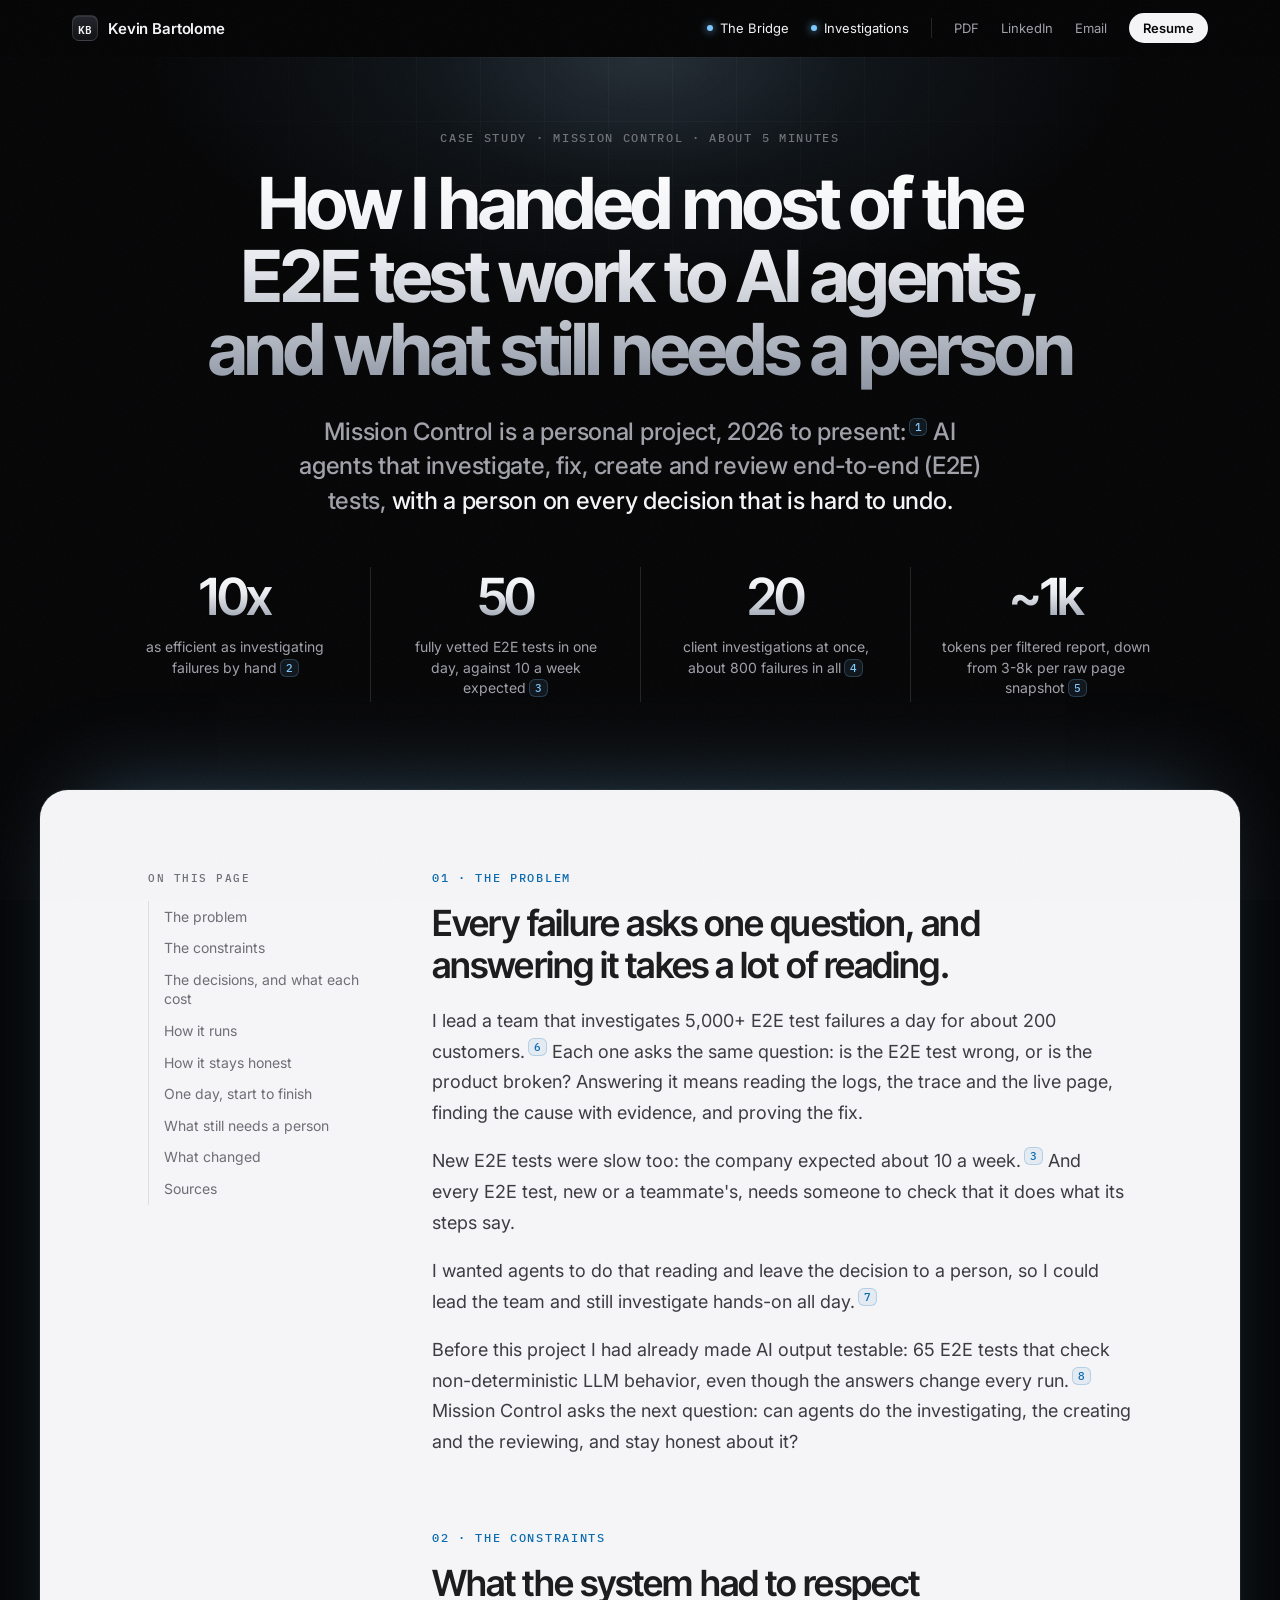
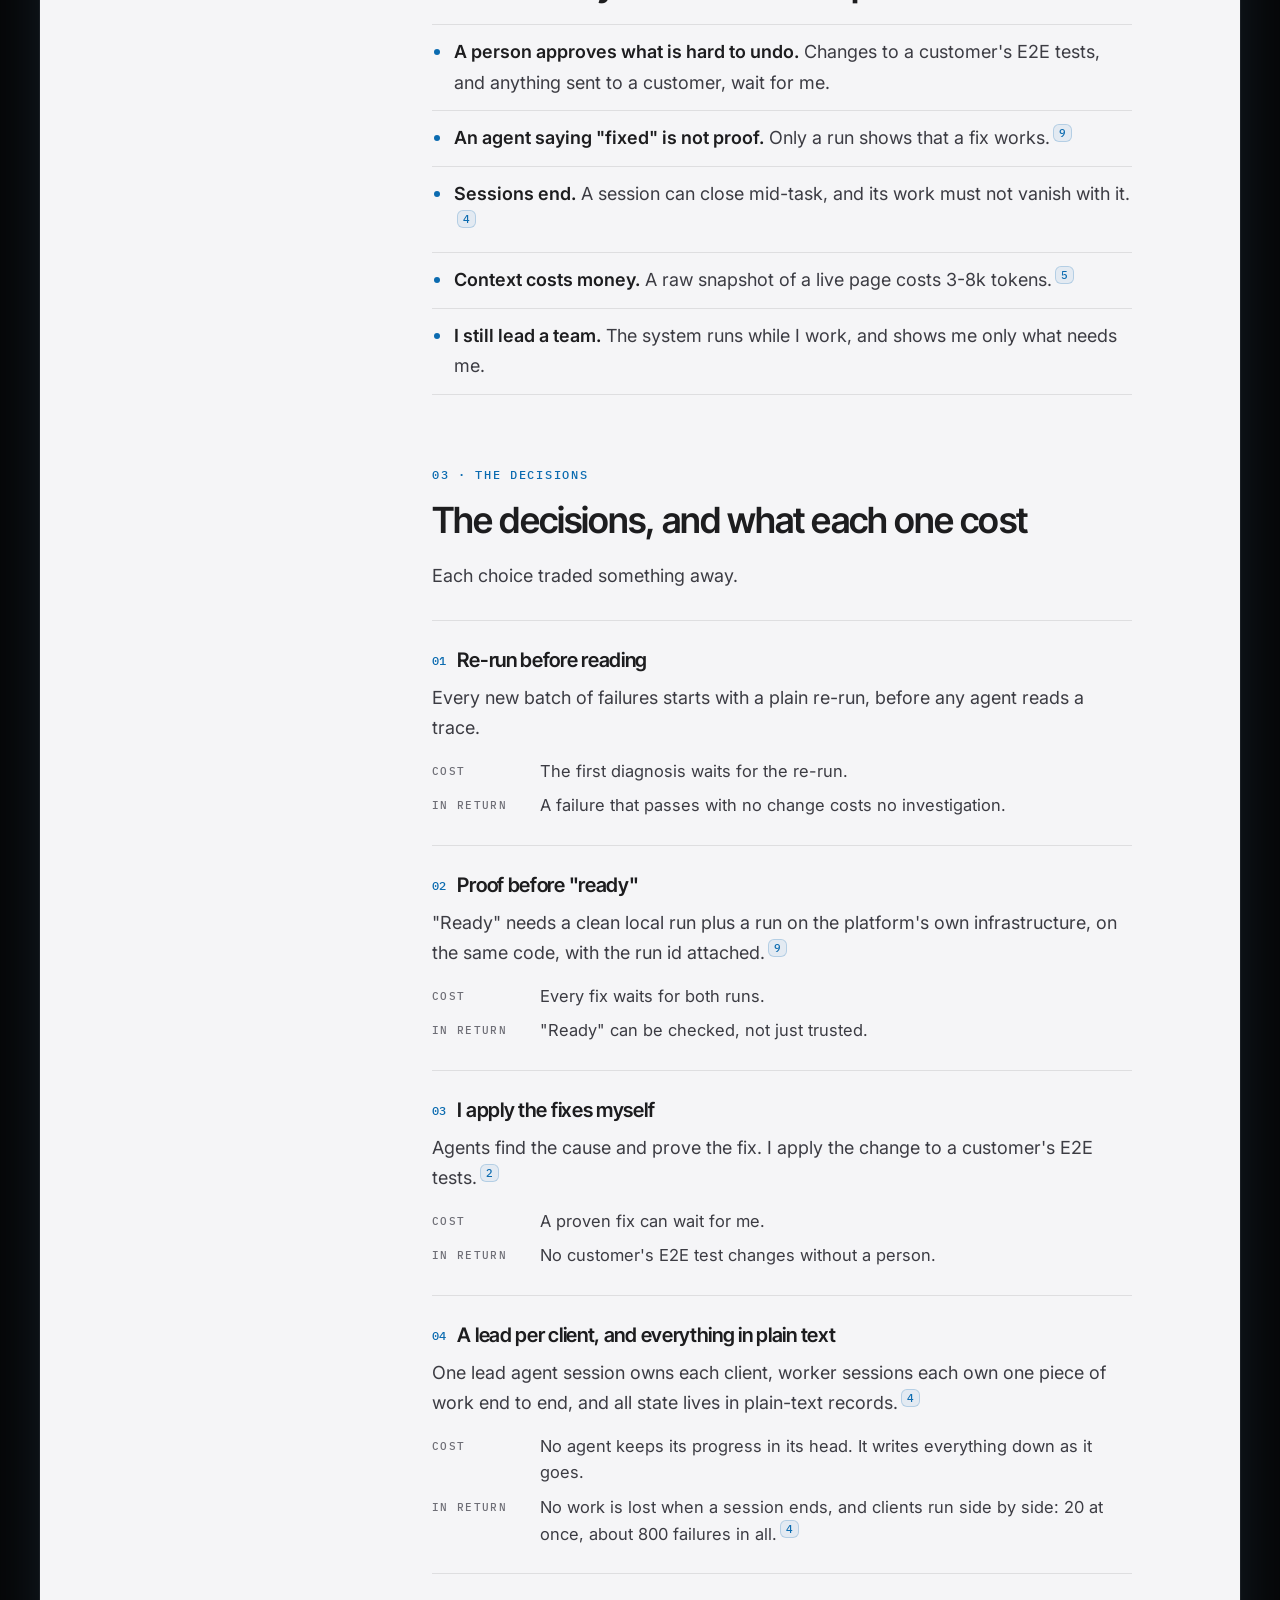
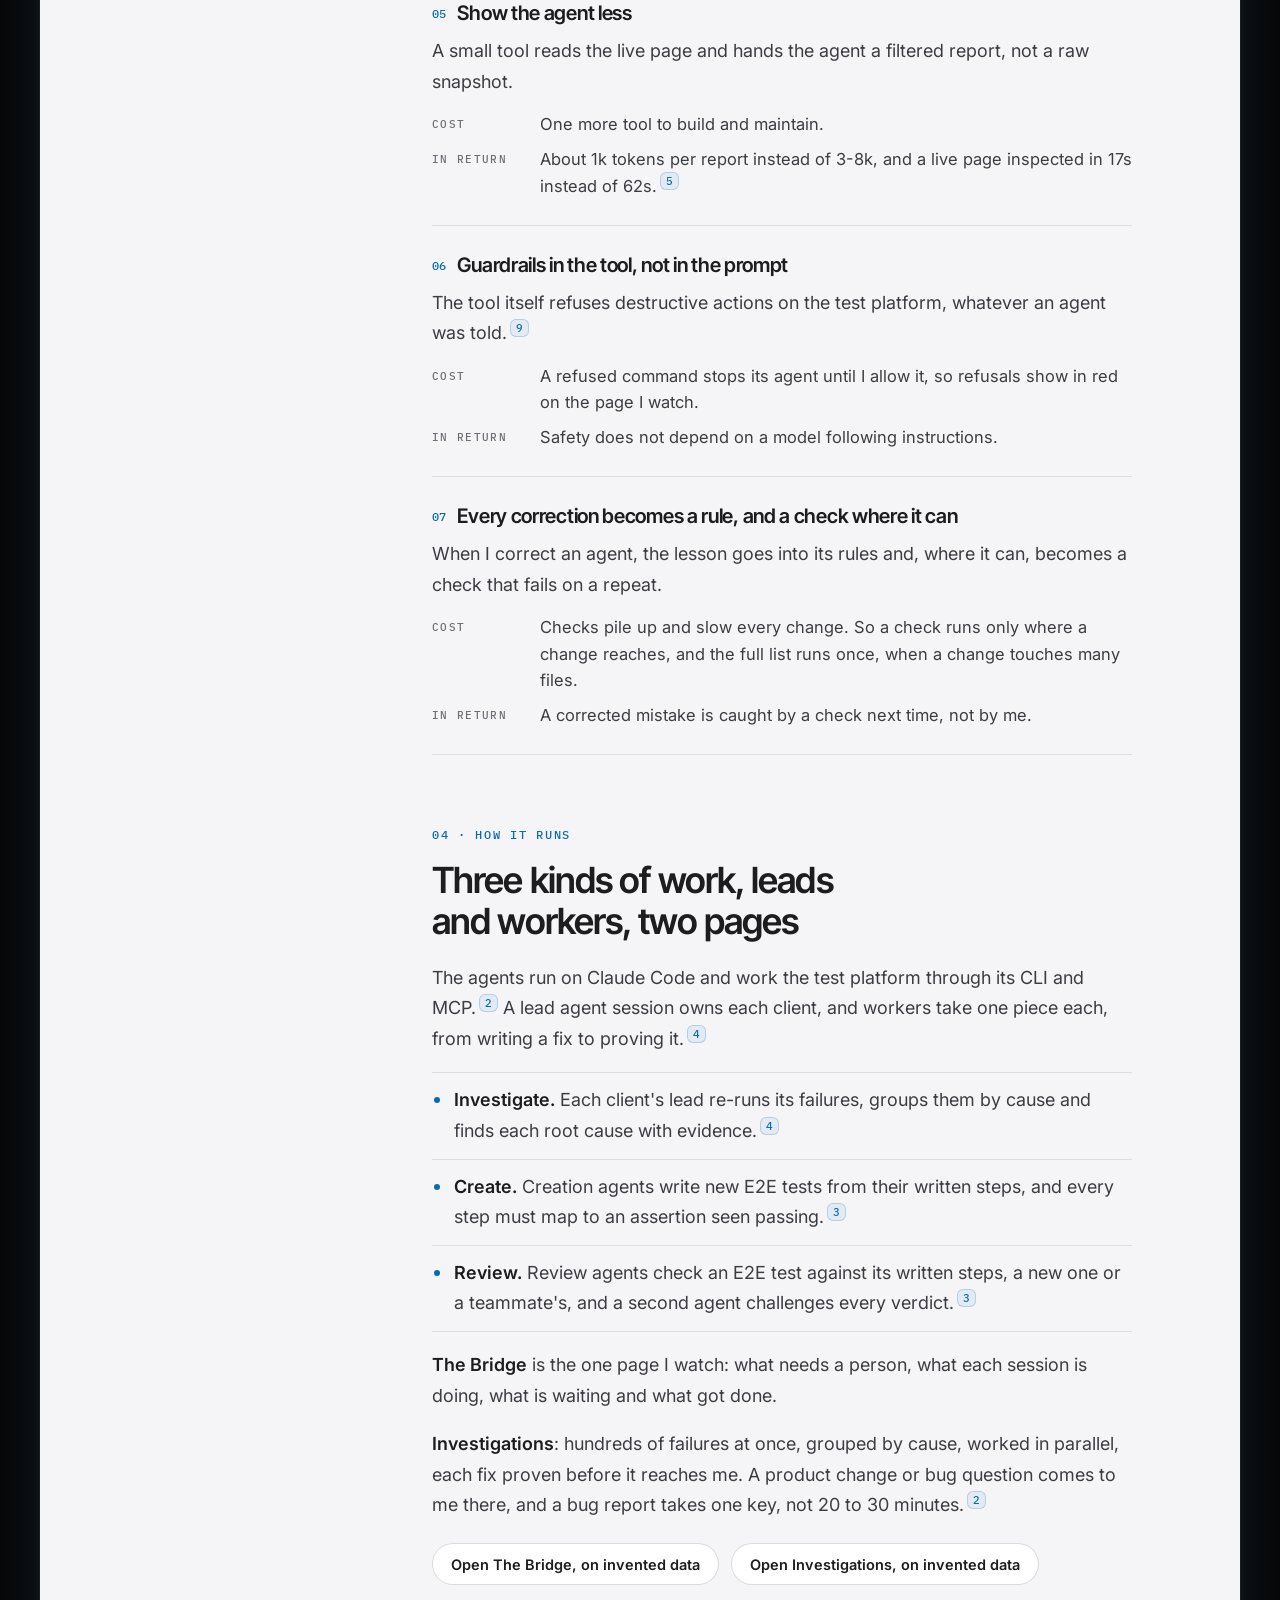
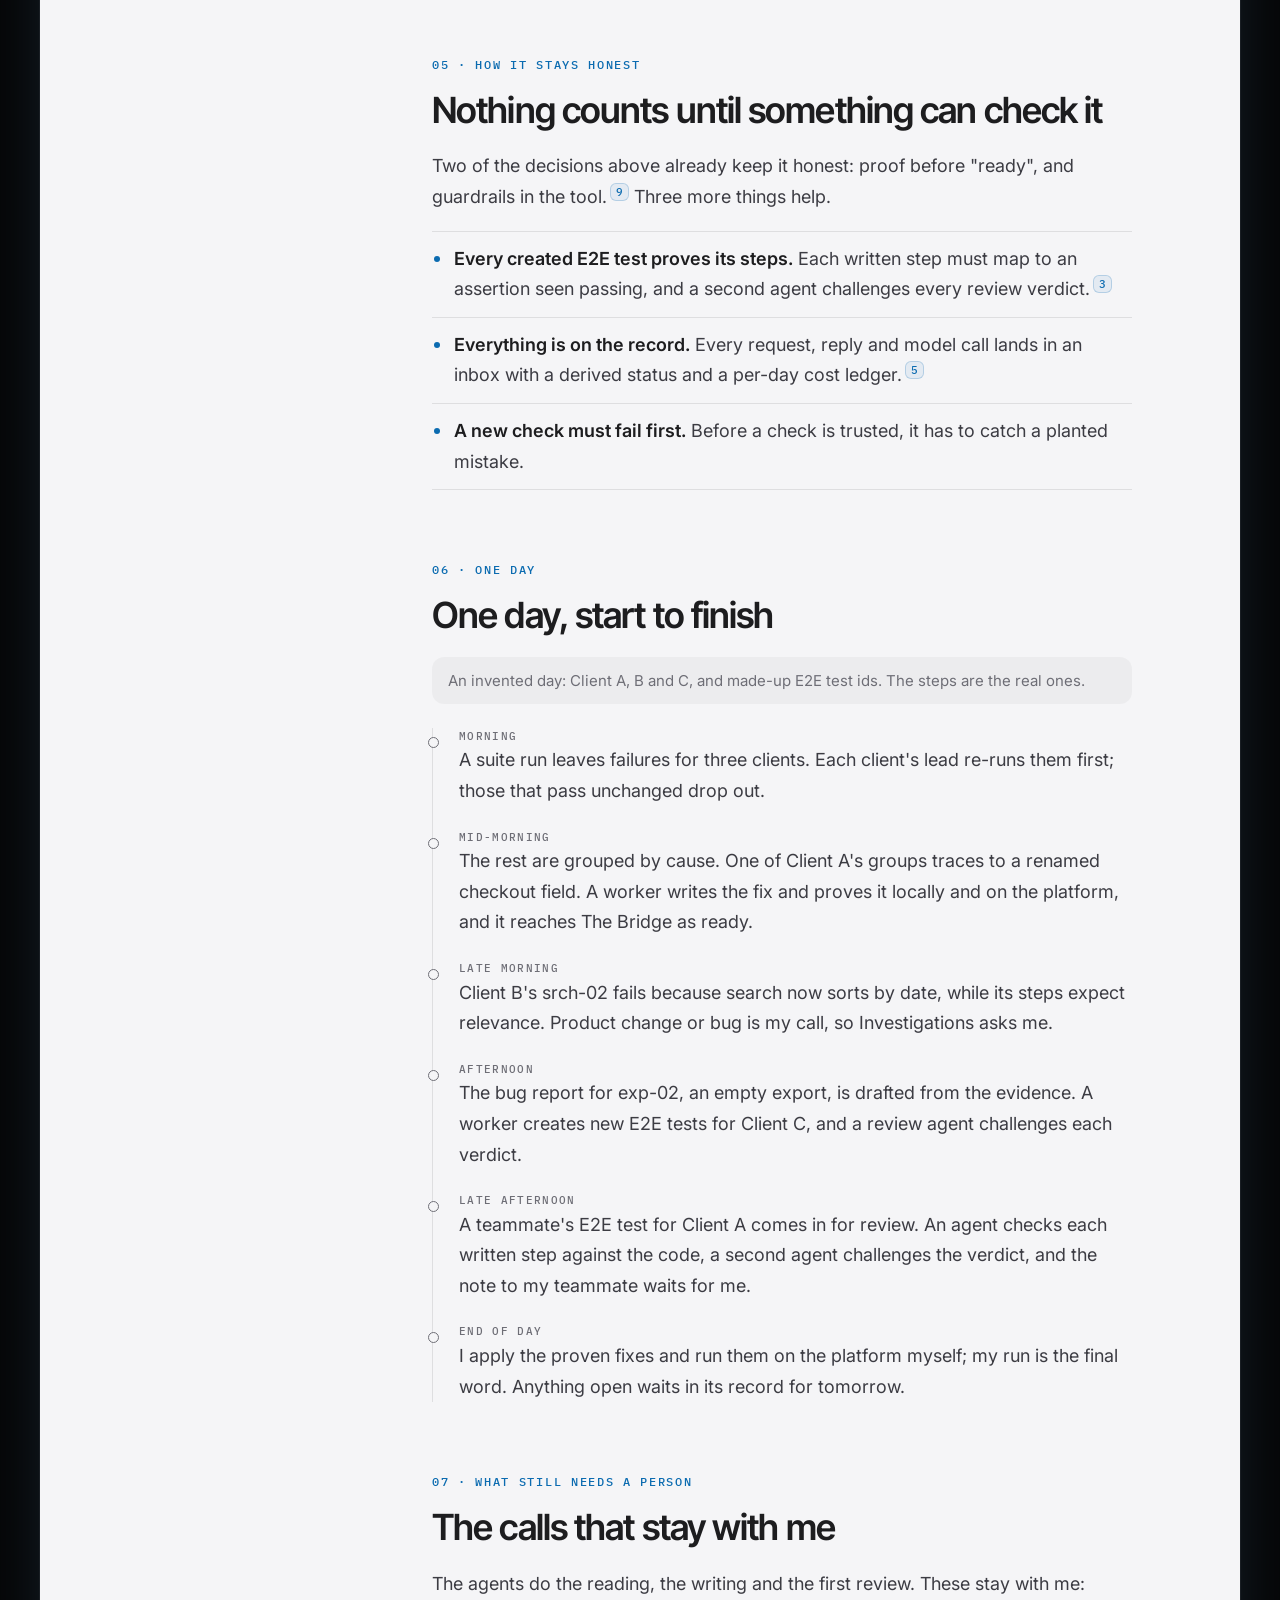
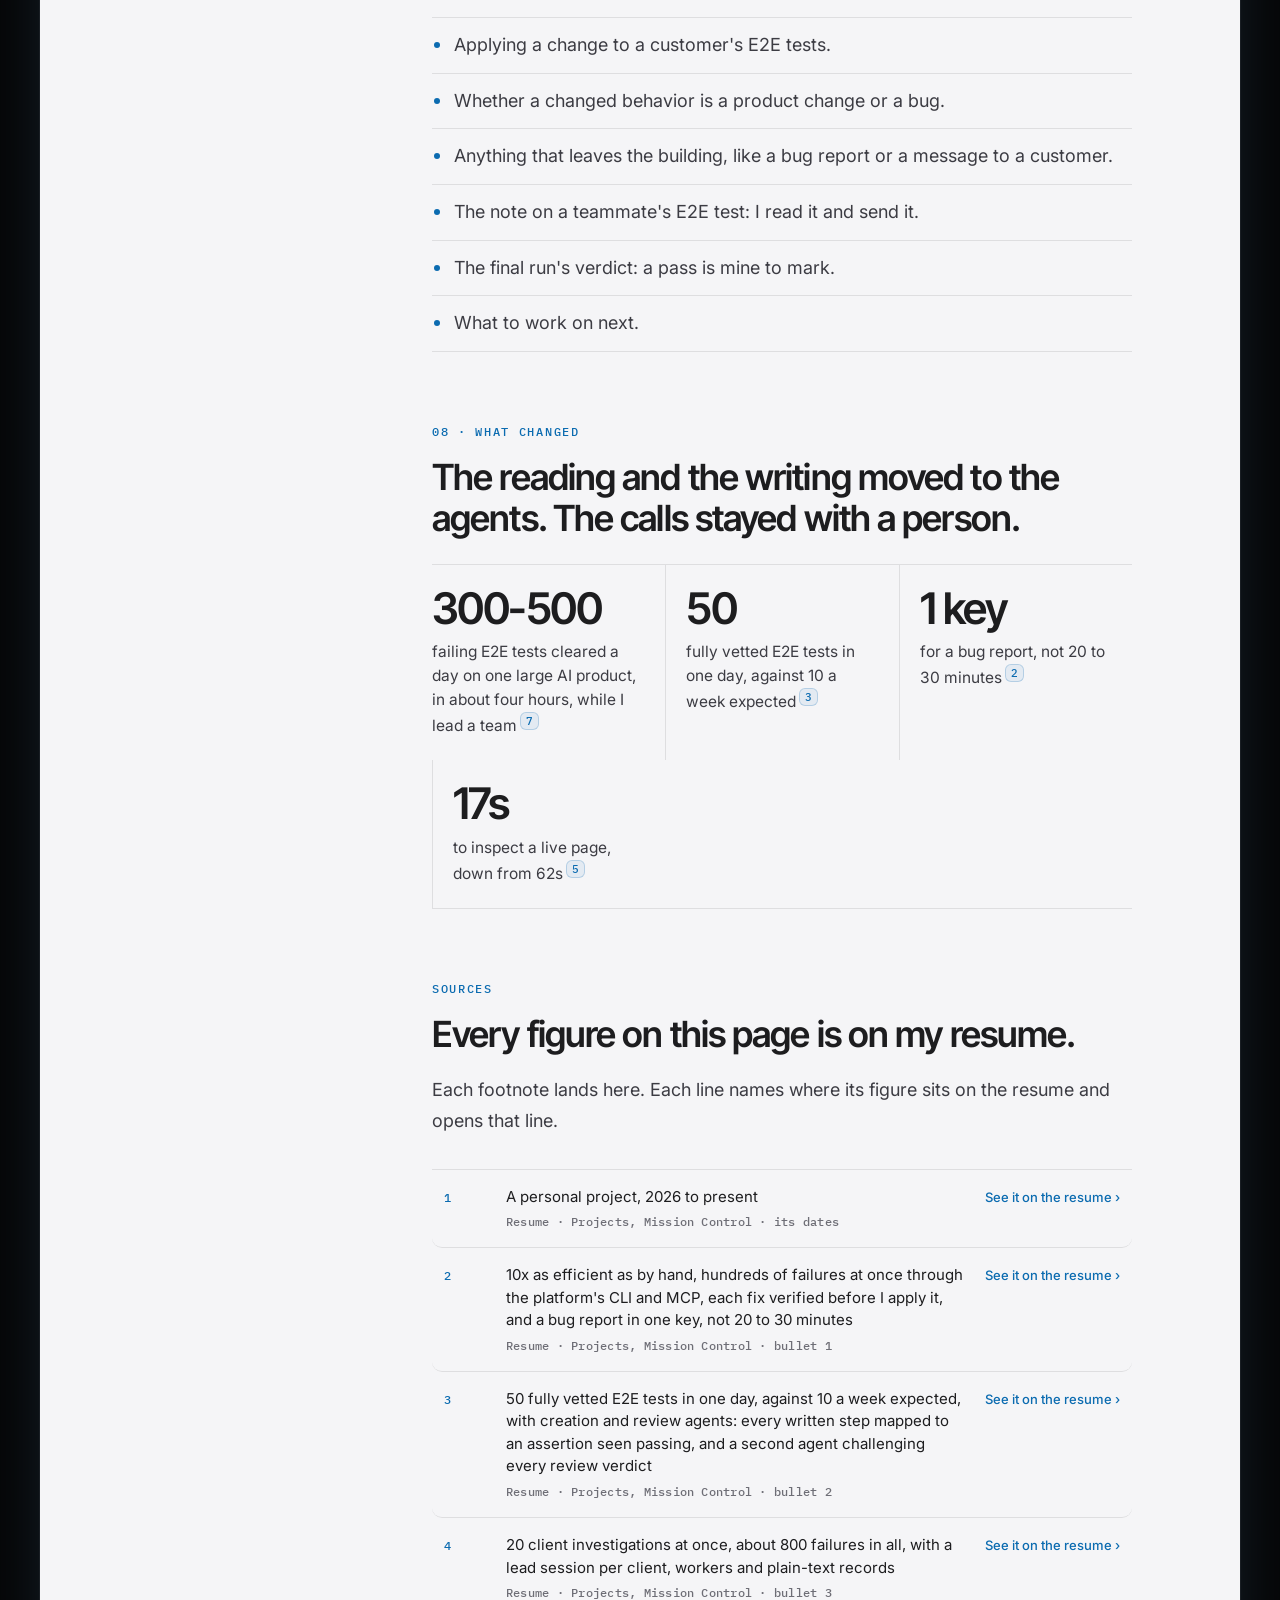
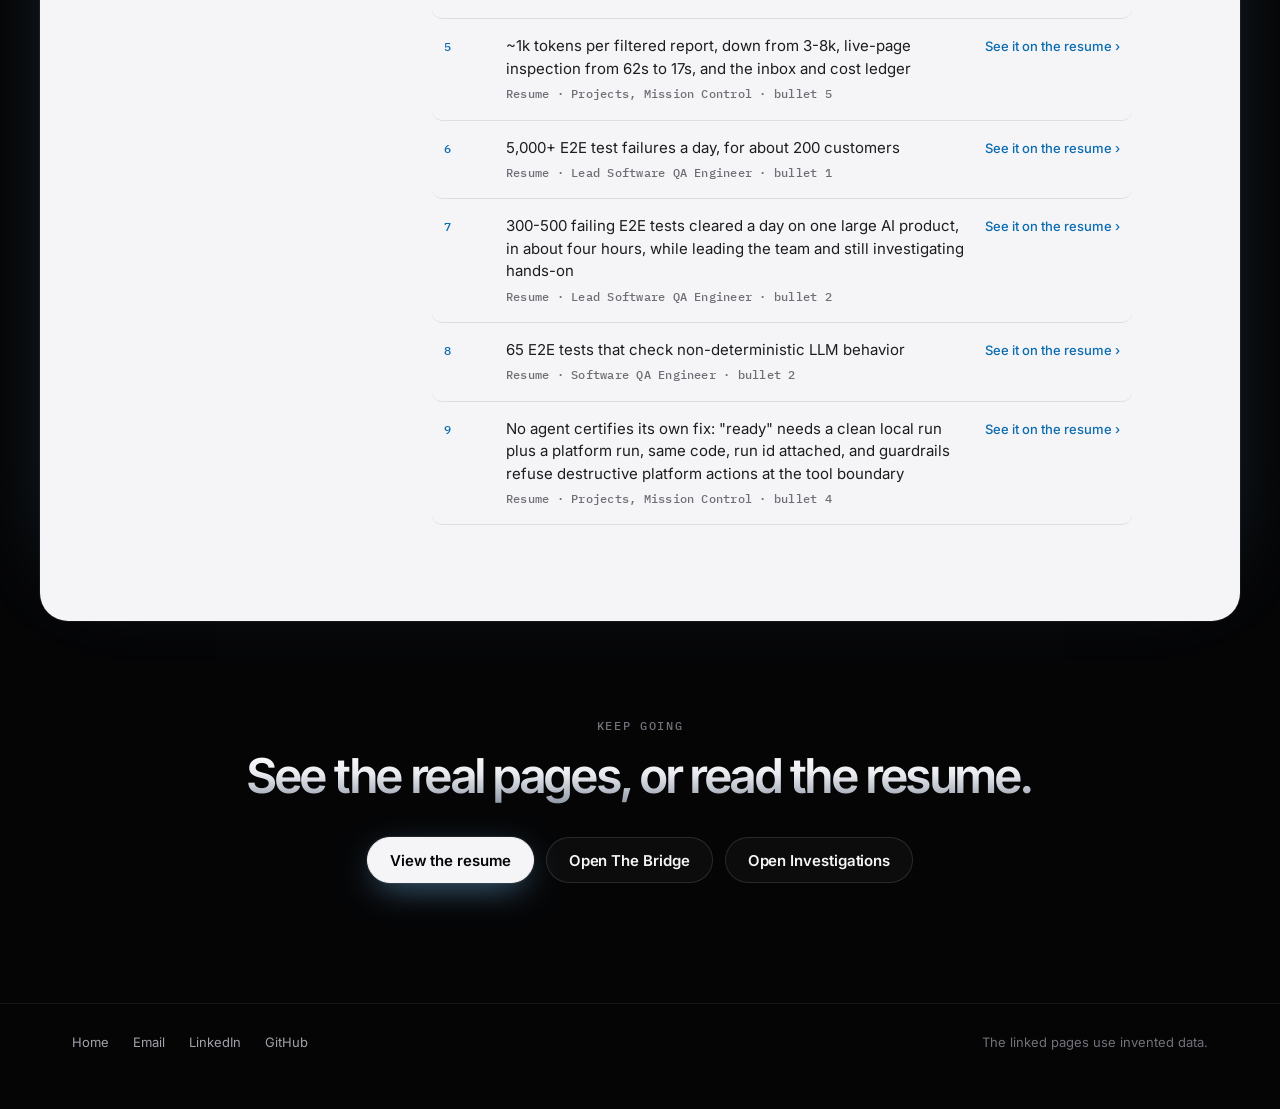
<file: control-room/index.html>
<!doctype html>
<html lang="en">
<head>
<meta charset="utf-8">
<meta name="viewport" content="width=device-width,initial-scale=1">
<title>Moved to Mission Control · Kevin Bartolome</title>
<meta name="robots" content="noindex">
<link rel="canonical" href="https://kxvin1.github.io/mission-control/">
<meta http-equiv="refresh" content="0; url=/mission-control/">
<script>location.replace("/mission-control/" + location.hash)</script>
<style>body{margin:0;padding:48px 16px;background:#050506;color:#a1a1aa;font:16px/1.6 Inter,system-ui,sans-serif}a{color:#7cc8ff}</style>
</head>
<body>
<p>This page moved to <a href="/mission-control/">Mission Control</a>.</p>
</body>
</html>
</file>
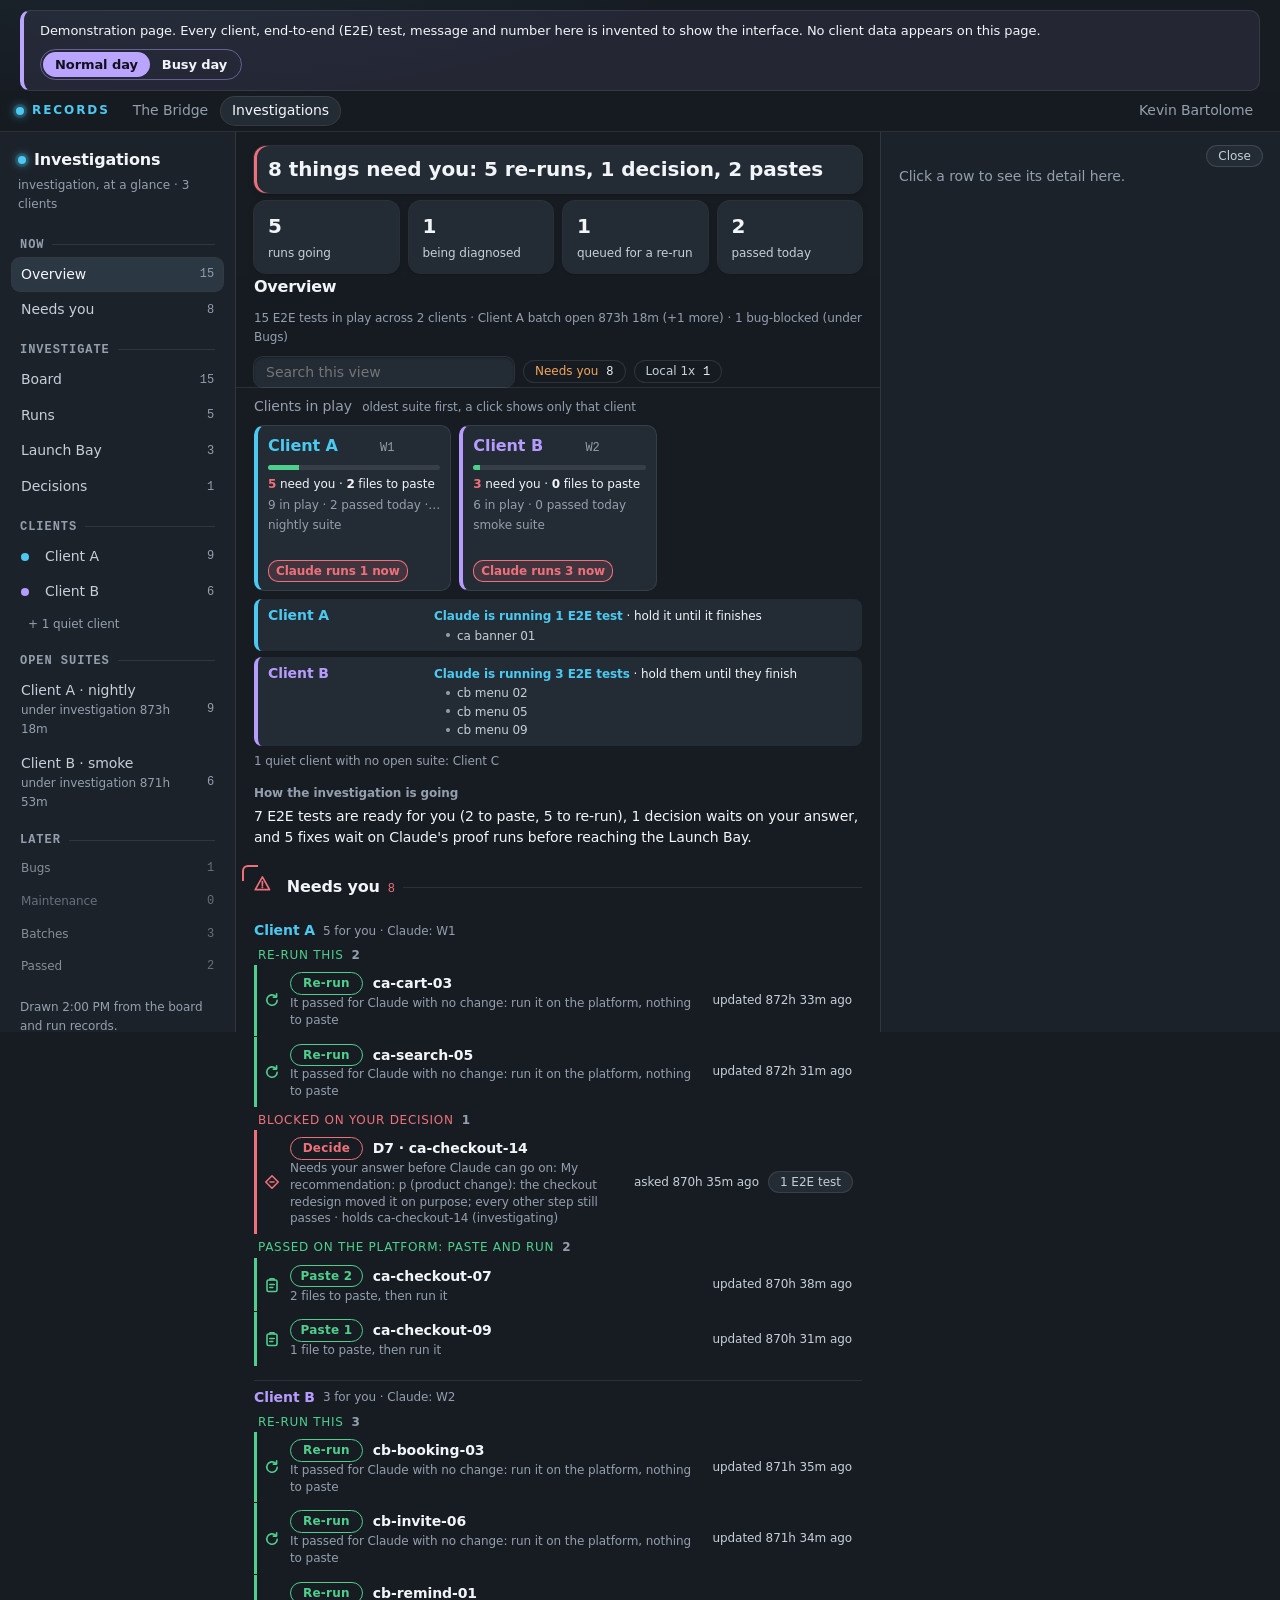
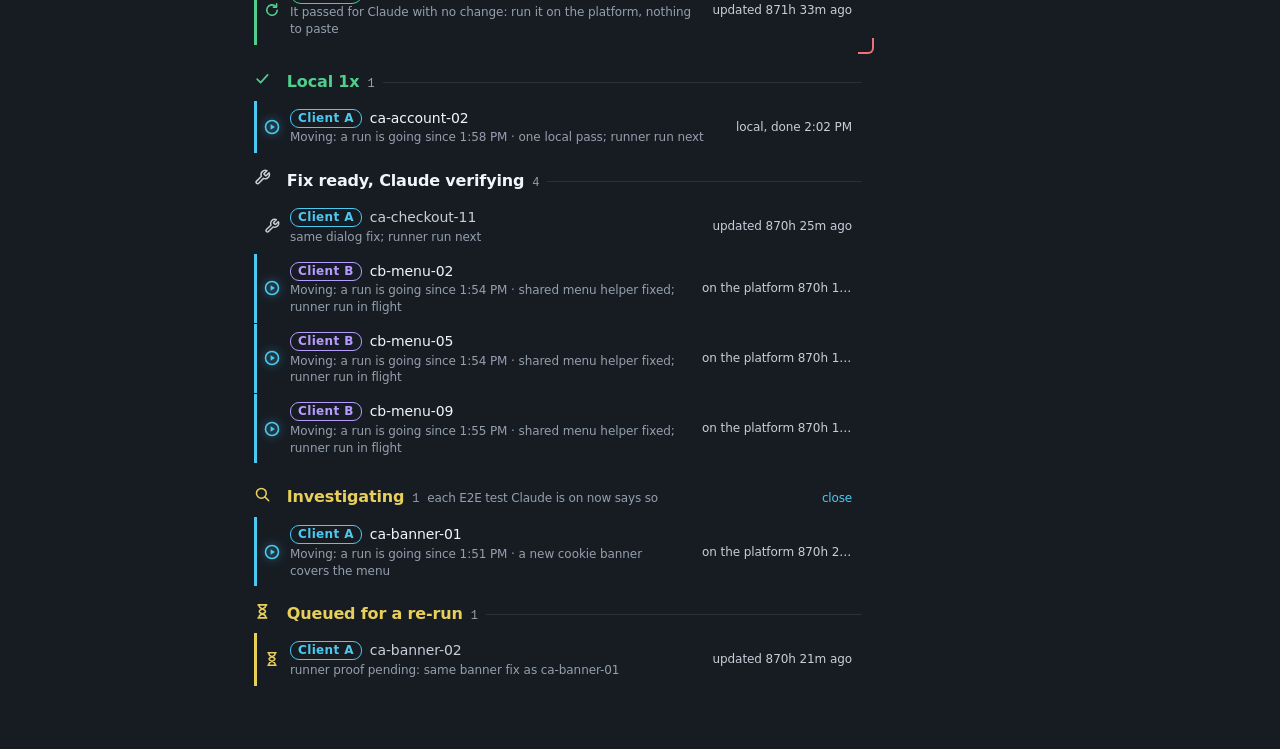
<file: flow-ops/index.html>
<!doctype html>
<html lang="en">
<head>
<meta charset="utf-8">
<meta name="viewport" content="width=device-width,initial-scale=1">
<title>Moved to Investigations · Kevin Bartolome</title>
<meta name="robots" content="noindex">
<link rel="canonical" href="https://kxvin1.github.io/investigations/">
<meta http-equiv="refresh" content="0; url=/investigations/">
<script>location.replace("/investigations/" + location.hash)</script>
<style>body{margin:0;padding:48px 16px;background:#050506;color:#a1a1aa;font:16px/1.6 Inter,system-ui,sans-serif}a{color:#7cc8ff}</style>
</head>
<body>
<p>This page moved to <a href="/investigations/">Investigations</a>.</p>
</body>
</html>
</file>
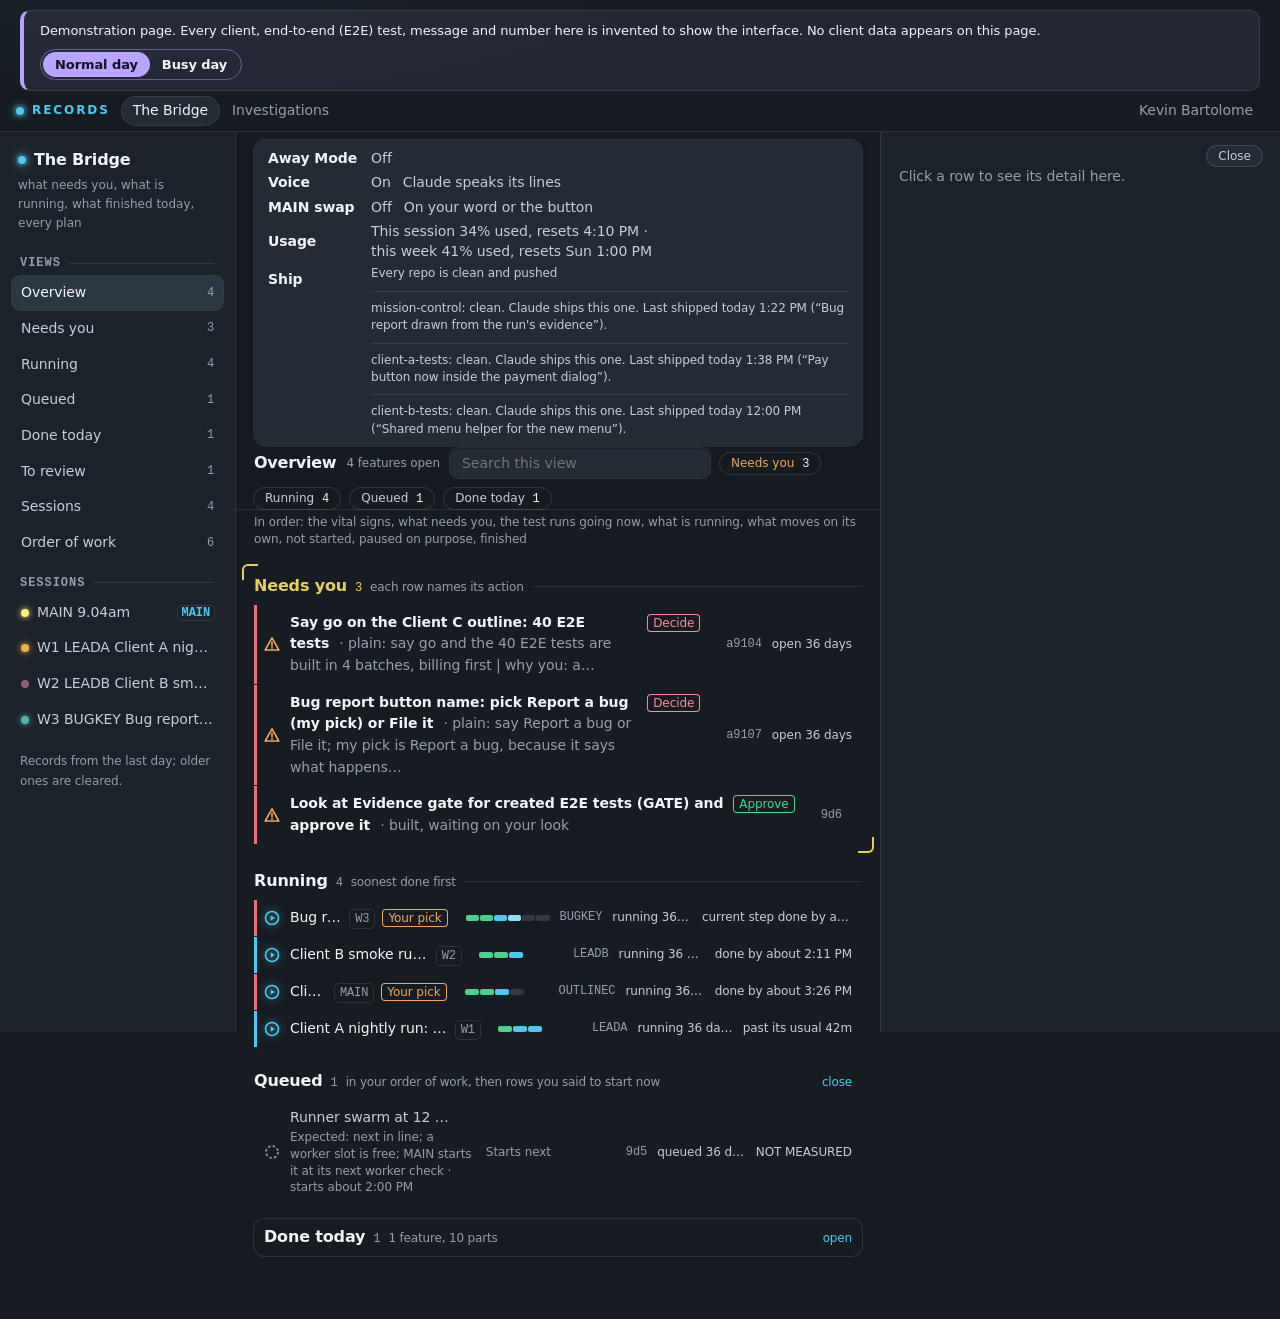
<file: hq/index.html>
<!doctype html>
<html lang="en">
<head>
<meta charset="utf-8">
<meta name="viewport" content="width=device-width,initial-scale=1">
<title>Moved to The Bridge · Kevin Bartolome</title>
<meta name="robots" content="noindex">
<link rel="canonical" href="https://kxvin1.github.io/bridge/">
<meta http-equiv="refresh" content="0; url=/bridge/">
<script>location.replace("/bridge/" + location.hash)</script>
<style>body{margin:0;padding:48px 16px;background:#050506;color:#a1a1aa;font:16px/1.6 Inter,system-ui,sans-serif}a{color:#7cc8ff}</style>
</head>
<body>
<p>This page moved to <a href="/bridge/">The Bridge</a>.</p>
</body>
</html>
</file>
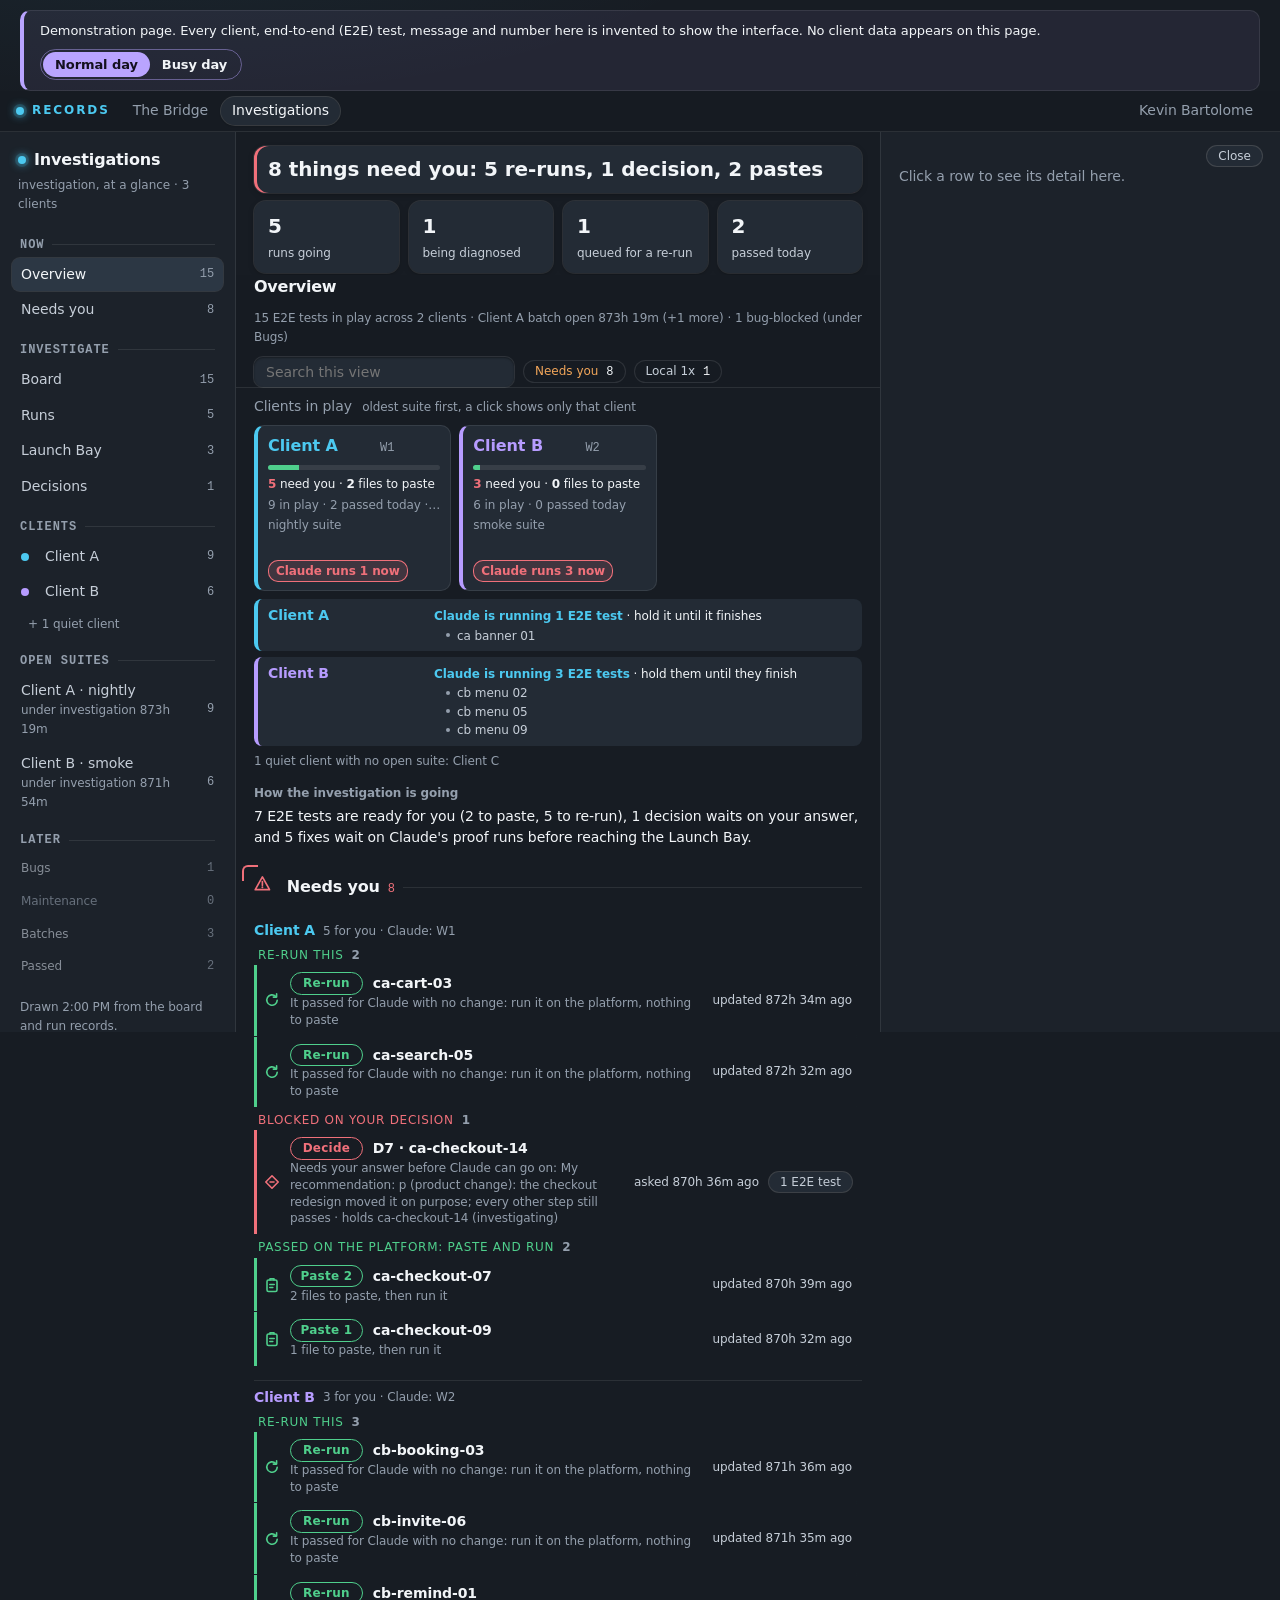
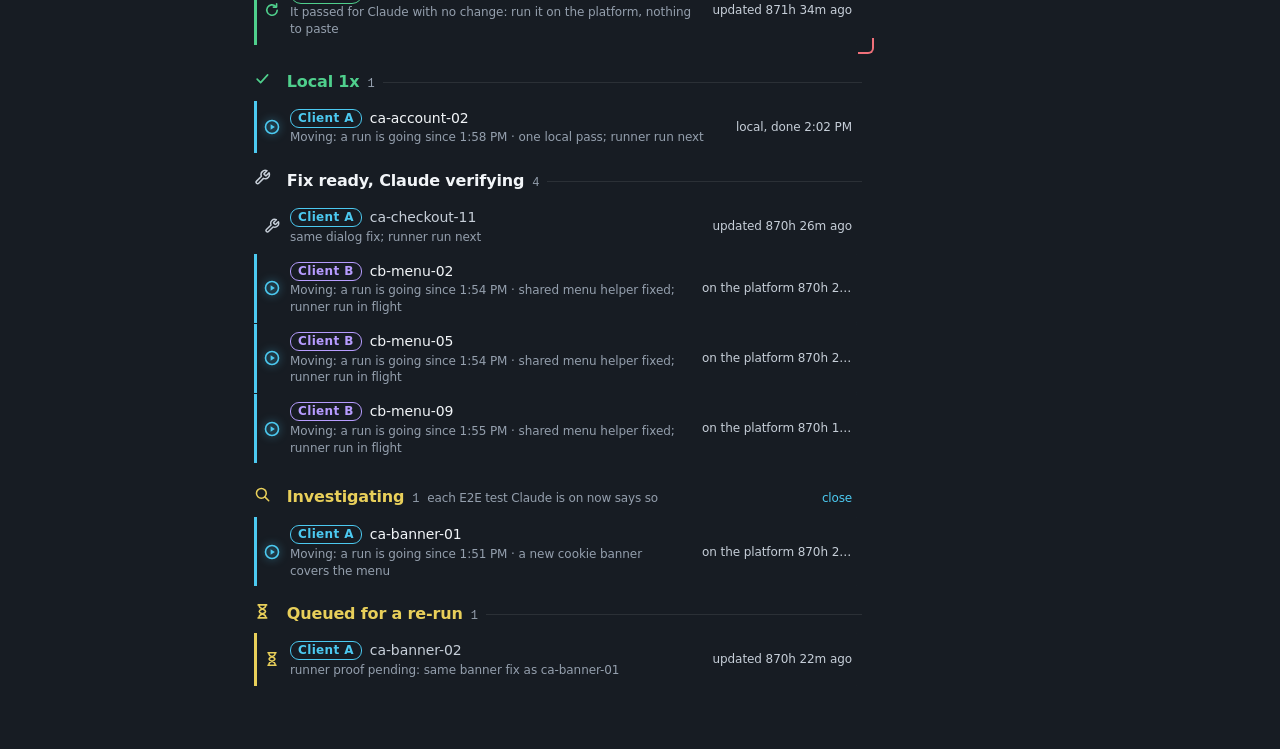
<file: investigations/index.html>
<!doctype html><html><head><link rel="expect" href="#pv-end" blocking="render"><meta charset="utf-8"><meta name="viewport" content="width=device-width,initial-scale=1"><title>Investigations, a demonstration</title><style>html{zoom:1}
:root{--vh:calc(1vh / 1)}
:root{--fs-label:12px;--fs-text:14px;--fs-title:16px;--fs-verdict:20px}
small{font-size:var(--fs-label)}:root{--bg:#070b12;--bg2:#0a1019;--panel:#0d1420;--line:#173247;--line2:#1f4360;--fg:#d9eefb;--fg2:#b9d3e6;--dim:#7fa3b8;--accent:#39d0ff;--accent2:#7de3ff;--high:#ff5c6c;--med:#ffb84d;--yel:#f2d65c;--low:#6fd39a;--purple:#c9a7ff;--cyan:#39d0ff;--barh:0px}.rbar{position:sticky;top:0;z-index:20;display:flex;align-items:center;gap:4px;flex-wrap:wrap;min-height:var(--barh,0px);padding:4px 16px;background:var(--bg2);border-bottom:1px solid var(--line);font:var(--fs-text)/1.4 "Segoe UI",Inter,system-ui,-apple-system,sans-serif;color:var(--fg2);box-sizing:border-box}.rbar .rb-brand{display:flex;align-items:center;gap:8px;color:var(--cyan);font-weight:600;letter-spacing:.14em;text-transform:uppercase;font-size:var(--fs-label);margin-right:10px;white-space:nowrap}.rbar .rb-brand .dot{width:9px;height:9px;border-radius:50%;background:var(--cyan);box-shadow:0 0 8px var(--cyan)}.rbar .rb-tab{padding:5px 12px;border-radius:8px;color:var(--fg2);text-decoration:none;white-space:nowrap}.rbar a.rb-tab:hover{background:#0f1c2b;color:var(--fg)}.rbar .rb-tab.on{background:#102a3f;color:var(--fg);box-shadow:inset 0 -2px 0 var(--cyan)}.rbar .rb-scopes{margin-left:auto;display:flex;gap:6px;align-items:center;flex-wrap:wrap}.rbar .rb-scopes .n{color:var(--dim);font-size:var(--fs-label);margin-right:2px}.schip{display:inline-block;border:1px solid var(--line2);border-radius:999px;padding:2px 10px;color:var(--fg2);text-decoration:none;font-size:var(--fs-label);white-space:nowrap}a.schip:hover{border-color:var(--accent);color:var(--fg)}.schip.on{background:#102a3f;color:var(--fg);border-color:var(--accent)}.rbar .rb-key{color:var(--dim);font-size:var(--fs-label);margin-left:8px;white-space:nowrap}.rbar .rb-refresh{margin-left:auto;background:#102a3f;color:var(--fg);border:1px solid var(--accent);border-radius:999px;padding:3px 12px;cursor:pointer;font:inherit;font-size:var(--fs-label)}.rbar .rb-refresh:hover{background:var(--accent);color:#04121c}[id]{scroll-margin-top:calc(var(--barh,0px) + 12px)}.rbar .rb-grp{display:flex;align-items:center;gap:2px;flex-wrap:wrap}.rbar .rb-gt{display:contents}.rbar .rb-gl{display:inline-flex;align-items:center;gap:6px;font:inherit;font-size:var(--fs-label);letter-spacing:.12em;text-transform:uppercase;color:var(--dim);margin:0 0 0 6px;padding:3px 6px;white-space:nowrap;background:none;border:0;border-radius:999px;cursor:pointer}.rbar .rb-gl:hover{color:var(--fg);background:var(--hover,#0f1c2b)}.rbar .rb-gl:focus-visible{outline:2px solid var(--accent);outline-offset:1px}.rbar .rb-chev{width:4px;height:4px;border:solid currentColor;border-width:0 1.5px 1.5px 0;transform:rotate(135deg);opacity:.8}.rbar .rb-gn{display:none;font:600 var(--fs-label)/15px var(--mono,ui-monospace,monospace);font-style:normal;letter-spacing:0;min-width:15px;padding:0 4px;box-sizing:border-box;text-align:center;border-radius:999px;color:var(--fg);box-shadow:inset 0 0 0 1px var(--line2)}@media (prefers-reduced-motion:no-preference){.rbar .rb-chev{transition:transform .16s ease}}.rbar .rb-chg{background:transparent;color:var(--fg2);border:1px solid var(--line2);border-radius:999px;padding:3px 10px;cursor:pointer;font:inherit;font-size:var(--fs-label);white-space:nowrap;margin-left:6px}.rbar .rb-chg:hover{color:var(--fg);border-color:#2ea043}.rbar .rb-chg .sw{display:inline-block;width:8px;height:8px;border-radius:50%;margin-right:6px;background:#2ea043;vertical-align:middle}.rbar .rb-chg[aria-pressed=false] .sw{background:transparent;box-shadow:inset 0 0 0 1px var(--dim)}html[data-chg=off] mark.chg{background:none;box-shadow:none;padding:0;color:inherit}.rbar .rb-end{margin-left:auto;display:flex;align-items:center;gap:6px;flex-wrap:nowrap}.rbar .rb-end>*{margin-left:0}
.sib{display:inline-flex;flex-wrap:wrap;gap:3px;flex:0 1 auto;align-items:center;min-width:0;max-width:34%;font:var(--fs-label)/1.5 var(--mono);color:var(--dim);cursor:help}.sib i{font-style:normal;white-space:nowrap;box-shadow:var(--ring,0 0 0 1px var(--line));border-radius:4px;padding:0 5px}.sib i.more{box-shadow:none;padding:0 2px}.tc>.sib{grid-column:1/-1;max-width:none;justify-self:start;margin-top:2px}
@media (max-width:760px){.sib{max-width:none;flex-basis:100%}}
.inshort{--c:var(--accent);border-left:4px solid var(--c);background:color-mix(in srgb,var(--c) 13%,var(--panel,#1b2130));border-radius:8px;padding:10px 14px 12px;margin:10px 0 14px}.inshort[data-you]{--c:var(--high)}
.inshort h4{color:var(--c);text-transform:uppercase;letter-spacing:.06em;font-size:var(--fs-label);margin:0 0 4px;font-weight:700}.inshort>div{color:var(--fg,#e6e9ef);font-size:var(--fs-title);line-height:1.5;overflow-wrap:anywhere}
.facts{display:grid;grid-template-columns:fit-content(40%) minmax(0,1fr);gap:4px 14px;align-items:baseline;margin:6px 0}.facts>div{display:contents}
.facts dt{color:var(--dim);font-size:var(--fs-label);overflow-wrap:anywhere}.facts dd{margin:0;color:var(--fg);font-size:var(--fs-text);overflow-wrap:anywhere;font-variant-numeric:tabular-nums}.facts>.fw>dd{grid-column:1/-1}
.est{white-space:nowrap;cursor:help}.est .em,.estnote .em{font-style:normal;font-weight:600;color:var(--fg2);font-size:var(--fs-label);margin-left:2px;vertical-align:super}.estnote{color:var(--dim);font-size:var(--fs-label);margin:6px 0}
:root{--bg:#171c23;--bg2:#1c222a;--panel:#232b35;--hover:#29323d;--sel:#2c3744;--line:rgba(255,255,255,.09);--line2:rgba(255,255,255,.15);
--fg:#f2f5f8;--fg2:#c6ced8;--dim:#949fad;--accent:#4cc9f0;--accent2:#8fdcf5;--cyan:#4cc9f0;--high:#f0707a;--med:#f2a65a;--yel:#e8cf5a;--low:#4fcf8c;--purple:#b79cff;
--accent-tint:rgba(76,201,240,.13);--green-tint:rgba(79,207,140,.13);--orange-tint:rgba(242,166,90,.14);--red-tint:rgba(240,112,122,.14);--purple-tint:rgba(183,156,255,.13);
--ring:0 0 0 1px rgba(255,255,255,.10);--ring2:0 0 0 1px rgba(255,255,255,.16);
--card:0 0 0 1px rgba(255,255,255,.10),0 1px 2px rgba(0,0,0,.22),0 2px 6px rgba(0,0,0,.18);
--sans:Inter,"Segoe UI Variable Text","Segoe UI",system-ui,-apple-system,sans-serif;--mono:"JetBrains Mono","Cascadia Mono",Consolas,ui-monospace,monospace}
body{background:var(--bg);background-image:radial-gradient(900px 320px at 12% -120px,rgba(76,201,240,.07),transparent 70%);font:var(--fs-text)/1.55 var(--sans);letter-spacing:-.006em;color:var(--fg)}
*::-webkit-scrollbar-thumb{background:rgba(255,255,255,.1);border:3px solid transparent;background-clip:padding-box}
a{color:var(--accent);text-decoration-color:rgba(76,201,240,.4);text-underline-offset:2px}a:hover{color:var(--accent2)}
 
.rbar{min-height:0;background:rgba(23,28,35,.9);backdrop-filter:blur(10px);border-bottom:1px solid var(--line);font:var(--fs-text)/1.4 var(--sans);gap:2px;padding:6px 16px}
.rbar .rb-brand{color:var(--accent);font-size:var(--fs-label);letter-spacing:.16em;font-weight:600}
.rbar .rb-brand .dot{width:8px;height:8px;box-shadow:0 0 0 3px rgba(76,201,240,.15),0 0 10px var(--accent)}
.rbar .rb-tab{padding:4px 11px;border-radius:999px;color:var(--dim);font-weight:500}.rbar a.rb-tab:hover{background:var(--hover);color:var(--fg)}
.rbar .rb-tab.on{background:var(--panel);color:var(--fg);box-shadow:var(--ring2),0 1px 2px rgba(0,0,0,.3)}
.rbar .rb-key{font-family:var(--mono);font-size:var(--fs-label)}
.rbar .rb-refresh{background:var(--panel);border:0;box-shadow:var(--ring2);color:var(--fg2);font-weight:500}.rbar .rb-refresh:hover{background:var(--accent-tint);color:var(--accent)}
.schip{border:0;box-shadow:var(--ring);border-radius:999px;color:var(--fg2)}.schip.on{background:var(--accent-tint);color:var(--accent);box-shadow:none}
@media (max-width:760px){
 .rbar{padding:6px 10px}.rbar .rb-key{display:none}.rbar .rb-scopes{margin-left:0;width:100%;flex-wrap:nowrap;overflow-x:auto;padding-bottom:2px}
}

 
aside{background:var(--bg2);border-right:1px solid var(--line);padding:16px 12px}
.brand .name{color:var(--fg);font-size:var(--fs-title);font-weight:600;letter-spacing:-.01em;text-transform:none}
.brand .dot{width:8px;height:8px;background:var(--accent);box-shadow:0 0 0 3px rgba(76,201,240,.15),0 0 10px var(--accent)}
.brand small{color:var(--dim);font-size:var(--fs-label);letter-spacing:0}
.card{background:var(--panel);border:0;box-shadow:var(--card);border-radius:12px;padding:10px 12px;margin:6px 4px 8px}
.card:hover{box-shadow:var(--card),0 0 0 1px rgba(76,201,240,.35)}.card.on{box-shadow:var(--card),0 0 0 1px var(--accent)}
.card b{font-size:var(--fs-title);font-weight:600;letter-spacing:-.01em;font-family:var(--sans)}.card small{font-size:var(--fs-label)}
.nav h5,details.daysd summary{font-size:var(--fs-label);font-weight:500;color:var(--dim);margin:16px 8px 6px}
.nav h5{display:flex;align-items:center;gap:8px;text-transform:uppercase;letter-spacing:.08em;font:600 var(--fs-label) var(--mono)}.nav h5::after{content:"";flex:1;min-width:24px;height:1px;background:var(--line)}
.view{padding:6px 9px;border-radius:8px;color:var(--fg2);font-weight:500}.view:hover{background:var(--hover)}
.view.on{background:var(--sel);color:var(--fg);box-shadow:var(--ring)}.view .c{font-family:var(--mono);font-size:var(--fs-label)}
.scv{border:0;box-shadow:var(--ring);border-radius:999px;padding:2px 10px;color:var(--fg2)}.scv.on{background:var(--accent-tint);color:var(--accent);box-shadow:none}
.side-foot{font-size:var(--fs-label);line-height:1.6}
 
.hdr{background:rgba(23,28,35,.9);backdrop-filter:blur(10px);border-bottom:1px solid var(--line);min-height:52px}
.hdr h1{white-space:normal;flex:0 0 auto;color:var(--fg);font-size:var(--fs-title);font-weight:600;letter-spacing:-.015em;text-transform:none}
.hdr .cnt{font-size:var(--fs-label);white-space:normal;flex:0 1 auto;min-width:0}.hdr .k{font-size:var(--fs-label)}
.hdr .k b{font-family:var(--mono);font-weight:500;border:0;box-shadow:var(--ring2);background:var(--panel);border-radius:5px;padding:0 5px;color:var(--fg2)}
.hdr input{width:auto;flex:1 1 220px;min-width:110px;background:var(--panel);border:0;box-shadow:var(--ring),inset 0 1px 2px rgba(0,0,0,.35);border-radius:9px;padding:7px 12px;font:var(--fs-text) var(--sans)}
.hdr input:focus{box-shadow:0 0 0 1px var(--accent),0 0 0 4px rgba(76,201,240,.15)}
.hdr .chip,.hdr button{white-space:nowrap}.unread{color:var(--accent)}.dayf{border:0;background:var(--accent-tint);color:var(--accent);border-radius:999px}
 
.ovw{margin:12px 16px 4px;padding:10px 14px;background:var(--panel);border:0;border-radius:12px;box-shadow:var(--card);color:var(--dim);font-size:var(--fs-label)}
.ovw b{color:var(--fg);font-weight:600}
.lab,.tag{border:0;box-shadow:var(--ring);border-radius:999px}
.feat,.box{background:var(--panel);border:0;box-shadow:var(--card);border-radius:12px}
.chip{border:0;box-shadow:var(--ring);border-radius:999px;background:transparent}.chip.on{background:var(--accent-tint);color:var(--accent);box-shadow:none}
footer{border-top:1px solid var(--line)}
 
@media (max-width:760px){
 .app{display:block}
 aside{position:static;height:auto;border-right:0;border-bottom:1px solid var(--line);padding:12px}
 .brand{padding:0 4px 8px}.side-foot,details.daysd{display:none}
 aside .card{display:inline-block;width:calc(50% - 10px);vertical-align:top;margin:4px}
 .nav{display:flex;flex-wrap:wrap;gap:4px;align-items:center}.nav h5{width:100%;margin:8px 4px 2px}
 .view{flex:0 0 auto}.view .c{margin-left:6px}
 .hdr .cnt{white-space:normal;flex:1 1 100%;min-width:0}.hdr{height:auto;flex-wrap:wrap;padding:10px 12px;gap:6px 10px}.hdr .k{display:none}.hdr input{width:100%;max-width:none;margin-left:0}
 .ovw{margin:10px 10px 4px}
}

 
[hidden]{display:none!important}
body[data-page=mission-control]{margin:0;font:var(--fs-text)/1.55 var(--sans)}
.row[data-do] .t{white-space:normal}.t .do{color:var(--fg);font-weight:600}.t .about{color:var(--dim);font-weight:400;margin-left:10px}.t .about::before{content:"· ";}
.act kbd{min-width:0;margin-left:7px;padding:0 5px;border-radius:4px;font:var(--fs-label)/1.5 var(--mono);color:var(--dim);box-shadow:var(--ring2);background:transparent}
.app{display:grid;grid-template-columns:236px minmax(0,1fr) 400px;min-height:calc(100 * var(--vh,1vh) - var(--barh,0px))}
aside{position:sticky;top:var(--barh,0px);height:calc(100 * var(--vh,1vh) - var(--barh,0px));overflow:auto;box-sizing:border-box}
.brand{padding:0 6px 10px}.brand .name{display:flex;align-items:center;gap:8px}.brand .dot{display:inline-block;border-radius:50%}.brand small{display:block;margin-top:4px}
.nav{display:flex;flex-direction:column;gap:2px}.nav h5{margin:14px 8px 4px}
.view,.sess{display:flex;align-items:center;gap:8px;text-decoration:none;cursor:pointer;padding:6px 9px;border-radius:8px;color:var(--fg2)}
.view:hover,.sess:hover{background:var(--hover);color:var(--fg)}.view.on,.sess.on{background:var(--sel);color:var(--fg);box-shadow:var(--ring)}
.view .c{margin-left:auto;color:var(--dim)}.sess span{min-width:0;overflow:hidden;text-overflow:ellipsis;white-space:nowrap}
.sess i{flex:none;width:8px;height:8px;border-radius:50%;background:var(--c,var(--dim));opacity:.55}.sess i[data-state=running]{opacity:1;box-shadow:0 0 6px var(--c,var(--accent))}
.mn{font:600 var(--fs-label) var(--mono);color:var(--accent);box-shadow:var(--ring);border-radius:4px;padding:0 4px;margin-left:auto}
.side-foot{color:var(--dim);margin:16px 8px 0}
main.pm{min-width:0;padding:0 0 60px;container-type:inline-size;font-size:var(--fs-text)}
#status{margin:14px 18px 2px;padding:10px 14px;border-radius:12px;background:var(--panel);box-shadow:var(--card);color:var(--fg);font-size:var(--fs-text);overflow-wrap:anywhere}
#status[data-needs]:not([data-needs="0"]){box-shadow:var(--card),inset 3px 0 0 var(--nc,var(--med))}
.hdr{position:sticky;top:var(--barh,0px);z-index:5;display:flex;align-items:center;gap:10px;padding:0 18px;flex-wrap:wrap}
.hdr h1{margin:0;flex:0 0 auto;max-width:100%;overflow-wrap:anywhere}.hdr .cnt{color:var(--dim)}.hdr input.q{max-width:260px;color:var(--fg)}
.fchip{border:0;box-shadow:var(--ring);background:transparent;color:var(--fg2);border-radius:999px;padding:3px 11px;font:500 var(--fs-label) var(--sans);cursor:pointer;white-space:nowrap}
.fchip b{font-family:var(--mono);font-weight:500;margin-left:4px;color:var(--fg)}.fchip:hover{background:var(--hover)}.fchip.on{background:var(--accent-tint);color:var(--accent);box-shadow:none}
.fchip[data-filter=needs]{color:var(--med)}
.back{display:flex;gap:8px;align-items:center;margin:12px 18px 0;font-size:var(--fs-label)}.back a{cursor:pointer;text-decoration:none}
.body{padding:4px 18px 0}.empty{color:var(--dim);padding:30px 4px}
.sec,.rsec{margin:16px 0 4px;position:relative}.rsec h2,.sec h2{display:flex;align-items:baseline;gap:8px;flex-wrap:wrap;margin:0 0 6px;font-size:var(--fs-title);font-weight:600;color:var(--fg);letter-spacing:-.01em}
.sec>h2::after,.rsec>h2::after{content:"";flex:1;min-width:24px;height:1px;align-self:center;background:var(--line)}
.sec h2 .c,.rsec h2 .c{font:500 var(--fs-label) var(--mono);color:var(--dim)}.rsec h2{display:flex;align-items:baseline;gap:8px;flex-wrap:wrap;margin:0 0 6px;font-size:var(--fs-title)}.sec h2 .note,.rsec h2 .note{font-weight:400;font-size:var(--fs-label);color:var(--dim)}
details.fold>summary{list-style:none;cursor:pointer}details.fold>summary::-webkit-details-marker{display:none}
details.fold>summary h2{margin:0;padding:6px 10px;border-radius:10px;box-shadow:var(--ring)}details.fold>summary h2::after{content:"open";margin-left:auto;font:500 var(--fs-label) var(--sans);color:var(--accent)}
details.fold[open]>summary h2{box-shadow:none;padding-left:0}details.fold[open]>summary h2::after{content:"close"}
.sec[data-sec=needs]{padding:10px 12px 8px;margin-left:-12px;margin-right:-12px}
.sec[data-sec=needs]::before,.sec[data-sec=needs]::after{content:"";position:absolute;width:14px;height:14px;border:2px solid var(--nc,var(--med));pointer-events:none}
.sec[data-sec=needs]::before{top:0;left:0;border-right:0;border-bottom:0;border-radius:6px 0 0 0}.sec[data-sec=needs]::after{bottom:0;right:0;border-left:0;border-top:0;border-radius:0 0 6px 0}
.sec[data-sec=needs] h2>span:first-child,.sec[data-sec=needs][data-level] h2 .c{color:var(--nc,var(--med))}[data-level=low]{--nc:var(--low)}[data-level=mid]{--nc:var(--yel)}[data-level=high]{--nc:var(--high)}
.row{display:flex;align-items:center;gap:10px;padding:7px 10px;margin:1px 0;border-radius:9px;cursor:pointer;outline:none;min-height:22px}.row[data-kind=session]{border-radius:0 9px 9px 0;box-shadow:inset 3px 0 0 var(--c,transparent)}
.row:hover{background:var(--hover)}.row.cur{background:var(--sel);box-shadow:var(--ring2)}.row:focus-visible{box-shadow:0 0 0 1px var(--accent)}.row.hide{display:none}
.ic{flex:none;width:16px;height:16px;display:inline-flex}.ic svg{width:16px;height:16px}
[data-state=running]>.ic,.stc[data-state=running]{color:var(--accent)}[data-state=you]>.ic,.stc[data-state=you]{color:var(--med)}[data-state=paused]>.ic,.stc[data-state=paused]{color:var(--purple)}[data-state=waiting]>.ic,.stc[data-state=waiting]{color:var(--accent2)}
[data-state=idle]>.ic,.stc[data-state=idle]{color:var(--dim)}[data-state=done]>.ic,.stc[data-state=done]{color:var(--low)}[data-state=blocked]>.ic,.stc[data-state=blocked]{color:var(--high)}
.row[data-state=running]>.ic svg{filter:drop-shadow(0 0 4px rgba(76,201,240,.65))}
.t{flex:1 1 200px;min-width:120px;overflow:hidden;text-overflow:ellipsis;white-space:nowrap;color:var(--fg)}.row[data-state=done] .t,.row[data-state=idle] .t{color:var(--fg2)}
.tc{flex:1 1 200px;min-width:120px;display:grid;grid-template-columns:minmax(var(--tmin,0px),max-content) auto minmax(0,1fr);justify-content:start;align-items:baseline;column-gap:8px}.tc>.t{min-width:0}
.by{flex:none;justify-self:start;font-size:var(--fs-label);line-height:1.5;color:var(--purple);box-shadow:inset 0 0 0 1px currentColor;border-radius:4px;padding:0 6px;white-space:nowrap}.by[data-by=noreason]{color:var(--yel)}
.wf{flex:none;justify-self:start;font-size:var(--fs-label);line-height:1.5;color:var(--accent2);box-shadow:inset 0 0 0 1px currentColor;border-radius:4px;padding:0 6px;white-space:nowrap;cursor:help}
.kbox .kws{display:grid;grid-template-columns:max-content 1fr;gap:6px 12px;align-items:baseline;padding:3px 0;color:var(--fg2)}.kbox .kw{display:contents}
.own{flex:none;justify-self:start;font:var(--fs-label)/1.5 var(--mono);color:var(--dim);box-shadow:var(--ring);border-radius:4px;padding:0 5px;white-space:nowrap}
.owns{flex:none;justify-self:start;display:inline-flex;gap:4px;white-space:nowrap}.tc:has(>.owns){--tmin:3em;min-width:min-content}.owns>.owc{display:none;cursor:help}
@container (max-width:849px){.row:has(>.tc>.owns)>.oage{display:none}}@container (max-width:679px){.owns>.own{display:none}.owns>.owc{display:inline}}@container (max-width:639px){.tc:has(>.owns){--tmin:0px}}
@container (max-width:722px){.owns:has(>:nth-child(5))>.own{display:none}.owns:has(>:nth-child(5))>.owc{display:inline}}@container (max-width:765px){.owns:has(>:nth-child(6))>.own{display:none}.owns:has(>:nth-child(6))>.owc{display:inline}}
@container (max-width:808px){.owns:has(>:nth-child(7))>.own{display:none}.owns:has(>:nth-child(7))>.owc{display:inline}}@container (max-width:851px){.owns:has(>:nth-child(8))>.own{display:none}.owns:has(>:nth-child(8))>.owc{display:inline}}
@container (max-width:894px){.owns:has(>:nth-child(9))>.own{display:none}.owns:has(>:nth-child(9))>.owc{display:inline}}@container (max-width:937px){.owns:has(>:nth-child(10))>.own{display:none}.owns:has(>:nth-child(10))>.owc{display:inline}}
.why{grid-column:1/-1;min-width:0;font-size:var(--fs-label);line-height:1.4;color:var(--dim);white-space:normal;overflow-wrap:anywhere}
.row[data-stuck] .why{color:var(--med)}
.ph,.meta,.pw,.w,.sz{flex:0 1 auto;min-width:0;font-size:var(--fs-label);color:var(--dim);white-space:nowrap;max-width:230px;overflow:hidden;text-overflow:ellipsis}
.ph{flex:0 1 150px}.w{flex:0 0 130px}.sz{flex:0 0 110px}.w[data-waits=you-go],.w[data-waits=you-pick]{color:var(--med)}.w[data-waits=paused]{color:var(--purple)}
.seg{flex:none;display:flex;gap:1px;width:84px;overflow:hidden}.seg:empty{display:none}.seg i{flex:1 1 0;min-width:1px;max-width:14px;height:6px;border-radius:2px;background:rgba(255,255,255,.13)}
.seg.bar{gap:0;border-radius:3px}.seg.bar i{min-width:0;max-width:none;border-radius:0}.row[data-kind=decision]>.ic{color:var(--fg2)}.seg i[data-s=done]{background:var(--low)}.seg i[data-s=doing]{background:var(--accent)}.seg i[data-s=paused]{background:var(--accent2)}.seg i[data-s=held]{background:var(--purple)}.seg i[data-s=blocked]{background:var(--med)}
.id,.mono{font-family:var(--mono);font-size:var(--fs-label);color:var(--dim)}.id{flex:0 6 auto;min-width:min-content;text-align:right;overflow-wrap:normal}
.tm{flex:none;font-size:var(--fs-label);color:var(--fg2);white-space:nowrap;overflow:hidden;text-overflow:ellipsis;max-width:240px;text-align:right}.tm[data-noeta]{color:var(--dim)}
.row>.act{flex:none}
.btn,.cc{border:0;box-shadow:var(--ring2);background:var(--panel);color:var(--fg2);border-radius:999px;padding:3px 11px;font:500 var(--fs-label) var(--sans);cursor:pointer;white-space:nowrap}
.btn:hover,.cc:hover{background:var(--accent-tint);color:var(--accent)}.btn[data-key=a]{color:var(--med)}.cc{font-family:var(--mono);border-radius:7px;white-space:normal;text-align:left;overflow-wrap:anywhere}
.kids{margin:0 0 6px 26px;padding-left:8px;border-left:1px solid var(--line2)}.kids .row{padding:5px 10px}
.pl{padding:4px 10px;font-size:var(--fs-text);color:var(--fg2);overflow-wrap:anywhere}.pl .mono{display:inline-block;min-width:64px}
details.eng{display:inline}details.eng summary{display:inline;cursor:pointer;color:var(--accent);font-size:var(--fs-label);margin-left:6px}details.eng[open]{display:block;color:var(--fg2);font-size:var(--fs-label);margin:4px 0 4px 70px}
.aq{padding:4px 10px;font-size:var(--fs-text);color:var(--fg2)}.aq a{cursor:pointer}.older{margin:14px 0;font-size:var(--fs-label);color:var(--dim)}.older a{cursor:pointer}
h3.sub{font-size:var(--fs-label);color:var(--dim);font-weight:500;margin:14px 0 4px}
#panel{position:sticky;top:var(--barh,0px);height:calc(100 * var(--vh,1vh) - var(--barh,0px));overflow:auto;box-sizing:border-box;background:var(--bg2);border-left:1px solid var(--line);padding:14px 18px 40px}
#pclose{float:right}.pbody .empty{padding:20px 0}
.ptop{display:flex;align-items:center;gap:10px;margin-bottom:6px}.stc{display:inline-flex;align-items:center;gap:6px;font-size:var(--fs-label);font-weight:600}.stc svg{width:15px;height:15px}
.pid{font:var(--fs-label) var(--mono);color:var(--dim)}.oage{white-space:nowrap}.row>.oage{flex:none;font-size:var(--fs-label);color:var(--fg2)}.row>.oage[data-w]{flex:0 1 auto;min-width:0;overflow:hidden;text-overflow:ellipsis}.ptop .oage{font:var(--fs-label) var(--mono);color:var(--dim)}.ptop .oage::before{content:"· "}.pt{font-size:var(--fs-title);font-weight:600;margin:0 0 4px;overflow-wrap:anywhere;color:var(--fg)}.pm{color:var(--fg2);font-size:var(--fs-label)}
.blk{margin-top:12px}.blk h4{margin:0 0 3px;font-size:var(--fs-label);font-weight:600;color:var(--dim)}.blk>div{color:var(--fg);overflow-wrap:anywhere}.blk .dim{color:var(--dim)}
.kvl{display:grid;grid-template-columns:max-content 1fr;gap:4px 12px;align-items:baseline}.kvl>b{font-weight:500;color:var(--fg2);white-space:nowrap}.kvl>span{color:var(--fg);overflow-wrap:anywhere}.pm .kvl{margin-top:4px;font-size:var(--fs-text)}.kvl>.w{grid-column:1/-1}.await[data-now]{color:var(--accent)}
@media (max-width:600px){.kvl{grid-template-columns:1fr;gap:0}.kvl>b{margin-top:6px}}
.ctx .kvl{grid-template-columns:1fr;gap:1px 0}.ctx .kvl>b{margin-top:8px;font-size:var(--fs-label);color:var(--dim)}.ctx .kvl>b:first-child{margin-top:0}.ctx .cq{margin:0 0 6px}.ctx .evl>div{margin:2px 0}.ctx .evl .evnew{color:var(--fg)}.ctx .evl .evnew::before{content:"new";margin-right:6px;font:600 var(--fs-label) var(--mono);color:var(--accent)}.ctx .evl .evold{opacity:.6}
.row.unread .t::before{content:"";display:inline-block;width:7px;height:7px;border-radius:50%;background:var(--accent);margin-right:7px;vertical-align:middle}
.it{margin:6px 0;padding:8px 10px;border-radius:10px;background:var(--panel);box-shadow:var(--ring)}.it .btn{margin-top:6px}
.acts{display:flex;gap:8px;flex-wrap:wrap;align-items:center;margin-top:14px}.hint{color:var(--dim);font-size:var(--fs-label)}
details.full{margin-top:14px;color:var(--fg2);font-size:var(--fs-label);overflow-wrap:anywhere}details.full summary{cursor:pointer;color:var(--accent)}
.pre{white-space:pre-wrap;color:var(--fg2)}.sw{display:inline-flex;align-items:center;gap:6px}.sw i{width:8px;height:8px;border-radius:50%;background:var(--c,var(--dim))}
.rhead{display:flex;flex-wrap:wrap;gap:6px 14px;align-items:center;margin:10px 0;padding:10px 14px;border-radius:12px;background:var(--panel);box-shadow:var(--card)}.rhead .tl{color:var(--fg)}
.desc{color:var(--fg2);margin:8px 0}.rev{margin:8px 0;padding:10px 14px;border-radius:12px;box-shadow:var(--ring);color:var(--fg2)}.trio{display:flex;flex-wrap:wrap;gap:6px 18px;margin:8px 0;color:var(--fg2)}
.stg{padding:8px 10px;margin:4px 0;border-radius:10px;box-shadow:var(--ring);display:flex;flex-wrap:wrap;align-items:center;gap:6px 12px}.stg .sn{font-weight:600;min-width:180px;color:var(--fg)}.stg .sm{color:var(--fg2);font-size:var(--fs-label)}
.stg[data-state=running]{box-shadow:var(--ring),inset 3px 0 0 var(--accent)}.stg[data-state=done]{box-shadow:var(--ring),inset 3px 0 0 var(--low)}.stg[data-state=paused]{box-shadow:var(--ring),inset 3px 0 0 var(--purple)}.stg[data-state=waiting]{box-shadow:var(--ring),inset 3px 0 0 var(--accent2)}
.gt{flex:1 1 100%;font-size:var(--fs-label);color:var(--fg2)}.gt.pz{color:var(--purple)}
.pf{display:flex;gap:6px;flex-wrap:wrap;margin:0 0 6px}.pf button{border:0;box-shadow:var(--ring);background:transparent;color:var(--fg2);border-radius:999px;padding:2px 10px;font:500 var(--fs-label) var(--sans);cursor:pointer}.pf button.on{background:var(--accent-tint);color:var(--accent);box-shadow:none}
.foot{color:var(--dim);font-size:var(--fs-label);margin:18px 0}
#keys{position:fixed;inset:0;z-index:50;background:rgba(0,0,0,.55);display:flex;align-items:center;justify-content:center}.kbox{background:var(--panel);box-shadow:var(--card);border-radius:14px;padding:16px 20px;min-width:300px}
.kbox h3{margin:0 0 8px;font-size:var(--fs-title);color:var(--fg)}.k{display:flex;gap:12px;padding:3px 0;color:var(--fg2)}.k kbd{font:var(--fs-label) var(--mono);min-width:48px;color:var(--fg)}
@media (prefers-reduced-motion:no-preference){
 .row[data-state=running]>.ic svg{animation:pgpulse 2.4s ease-in-out infinite}
 .sec[data-sec=needs]::before,.sec[data-sec=needs]::after{animation:pgcorner 2.4s ease-in-out infinite}
 @keyframes pgpulse{50%{filter:drop-shadow(0 0 7px rgba(76,201,240,.9))}}@keyframes pgcorner{50%{opacity:.45}}
}
@container (max-width:760px){.ph,.meta,.sz{display:none}.tm{max-width:150px}}
@container (max-width:520px){.row{flex-wrap:wrap;gap:4px 8px}.t,.tc{flex:1 1 calc(100% - 30px);white-space:normal}.ph,.meta,.sz{display:inline}.tm{text-align:left;max-width:none}.seg{width:90px}}
@media (max-width:1100px){
 .app{grid-template-columns:236px minmax(0,1fr)}
 #panel{position:fixed;right:0;top:var(--barh,0px);bottom:0;height:auto;width:min(400px,calc(94vw / 1));z-index:40;transform:translateX(105%);transition:transform .18s ease-out;box-shadow:-12px 0 30px rgba(0,0,0,.45)}
 body.po #panel{transform:none}
}
@media (max-width:760px){
 .app{display:block}aside{position:static;height:auto;border-right:0;border-bottom:1px solid var(--line);padding:12px}.side-foot{display:none}
 .nav{flex-direction:row;flex-wrap:wrap;gap:4px}.nav h5,.brand small,.nav .sess{display:none}.brand{padding:0 4px 6px}.view{flex:0 0 auto;padding:4px 9px}.view .c{margin-left:6px}
 .hdr{position:static;flex-wrap:wrap}.hdr input.q{max-width:none}.body{padding:4px 10px 0}#status{margin:10px 10px 2px}.back{margin:10px 10px 0}
 .stg .sn{min-width:0}.kids{margin-left:12px}.sec[data-sec=needs]{margin-left:-8px;margin-right:-8px;padding-left:8px;padding-right:8px}
}
:root{--wf-lock:#ff8a9a;--wf-worker:#3fd6a5;--wf-ship:#f28fd0;--wf-slot:#e8cf5a;--wf-run:#4cc9f0;--wf-main:#b79cff;--wf-stage:#b6e05c;--wf-held:#6fa0ff;}.wf[data-wf=lock]{color:var(--wf-lock)}.wf[data-wf=worker]{color:var(--wf-worker)}.wf[data-wf=ship]{color:var(--wf-ship)}.wf[data-wf=slot]{color:var(--wf-slot)}.wf[data-wf=run]{color:var(--wf-run)}.wf[data-wf=main]{color:var(--wf-main)}.wf[data-wf=stage]{color:var(--wf-stage)}.wf[data-wf=held]{color:var(--wf-held)}
:root{--wf-date:#e3f3c4;--wf-event:#55e755;--wf-after:#c09c7c;--wf-ask:#ffd6e0;--wf-word:#eb70eb;}.wn{flex:none;justify-self:start;font-size:var(--fs-label);line-height:1.5;box-shadow:inset 0 0 0 1px currentColor;border-radius:4px;padding:0 6px;white-space:nowrap;cursor:help}.wn[data-wn=lock]{color:var(--wf-lock)}.wn[data-wn=worker]{color:var(--wf-worker)}.wn[data-wn=ship]{color:var(--wf-ship)}.wn[data-wn=slot]{color:var(--wf-slot)}.wn[data-wn=run]{color:var(--wf-run)}.wn[data-wn=main]{color:var(--wf-main)}.wn[data-wn=stage]{color:var(--wf-stage)}.wn[data-wn=held]{color:var(--wf-held)}.wn[data-wn=date]{color:var(--wf-date)}.wn[data-wn=event]{color:var(--wf-event)}.wn[data-wn=after]{color:var(--wf-after)}.wn[data-wn=ask]{color:var(--wf-ask)}.wn[data-wn=word]{color:var(--wf-word)}.row .tc:has(>.wn){grid-template-columns:minmax(var(--tmin,0px),max-content) auto auto auto minmax(0,1fr)}.row .tc:has(>.tq):has(>.wn){grid-template-columns:minmax(var(--tmin,0px),max-content) auto auto auto auto minmax(0,1fr)}
.tq,.tqk{flex:none;justify-self:start;font-size:var(--fs-label);line-height:1.5;color:var(--accent);box-shadow:inset 0 0 0 1px currentColor;border-radius:4px;padding:0 6px;white-space:nowrap;cursor:help}span[data-rb=you]{color:var(--med)}span[data-rb=red]{color:#fea8f6}span[data-rb=lock]{color:#d2e0ea}span[data-rb=cpu]{color:#f4e151}span[data-rb=line]{color:#a693f5}span[data-rb=live]{color:#43d58f}span[data-rb=idle]{color:#f57595;font-weight:600}span[data-rb=wait]{color:#74fc00}.tc:has(>.tq,>.by,>.wf,>.nb){grid-template-columns:minmax(var(--tmin,0px),max-content) auto auto minmax(0,1fr);min-width:min-content}.tc:has(>.tq):has(>.by,>.wf,>.nb){grid-template-columns:minmax(var(--tmin,0px),max-content) auto auto auto minmax(0,1fr)}.tqline{display:flex;flex-wrap:wrap;align-items:baseline;gap:4px 16px;margin:0 0 6px;padding:5px 10px;border-radius:9px;box-shadow:var(--ring);font-size:var(--fs-label);line-height:1.5;color:var(--fg2)}.tqline .tqh{font:500 var(--fs-label) var(--mono);color:var(--dim);letter-spacing:.04em;text-transform:uppercase}.tqline .tqg>b{font-weight:500;color:var(--dim);margin-right:4px}.tqline .tqg[data-at=now]>b{color:var(--accent)}.tqline .tqi a{color:var(--fg);cursor:pointer}.tqline .tqi a:hover{text-decoration:underline}.tqline .tqi .own{margin-left:5px}.tqline .tqi .dim{color:var(--dim)}
:root{--nb-plan:#b79cff;--nb-decide:#ff8a9a;--nb-approve:#48d58d;--nb-read:#4cc9f0;--nb-task:#e8cf5a;--nb-answer:#f2f5f8;}.nb{flex:none;justify-self:start;font-size:var(--fs-label);line-height:1.5;color:var(--nbc);box-shadow:inset 0 0 0 1px currentColor;border-radius:4px;padding:0 6px;white-space:nowrap;cursor:help}.nb[data-nb=plan]{--nbc:var(--nb-plan)}.nb[data-nb=decide]{--nbc:var(--nb-decide)}.nb[data-nb=approve]{--nbc:var(--nb-approve)}.nb[data-nb=read]{--nbc:var(--nb-read)}.nb[data-nb=task]{--nbc:var(--nb-task)}.nb[data-nb=answer]{--nbc:var(--nb-answer)}
.row[data-fam=red]:not([data-stuck]):not([data-stop]){--fe:var(--high);border-radius:0 9px 9px 0;box-shadow:inset 3px 0 0 var(--fe)}.row[data-fam=yellow]:not([data-stuck]):not([data-stop]){--fe:var(--yel);border-radius:0 9px 9px 0;box-shadow:inset 3px 0 0 var(--fe)}.row[data-fam=blue]:not([data-stuck]):not([data-stop]){--fe:var(--accent);border-radius:0 9px 9px 0;box-shadow:inset 3px 0 0 var(--fe)}.row[data-fam=green]:not([data-stuck]):not([data-stop]){--fe:var(--low);border-radius:0 9px 9px 0;box-shadow:inset 3px 0 0 var(--fe)}.row[data-fam].cur:not([data-stuck]):not([data-stop]){box-shadow:inset 3px 0 0 var(--fe,transparent),var(--ring2)}.row[data-fam]:focus-visible:not([data-stuck]):not([data-stop]){box-shadow:inset 3px 0 0 var(--fe,transparent),0 0 0 1px var(--accent)}
#status[data-verdict]{font-size:var(--fs-verdict);font-weight:600;line-height:1.35}.gnums{display:grid;grid-template-columns:repeat(4,minmax(0,1fr));gap:10px;margin:8px 18px 2px}.gnums .row.gn{display:flex;flex-direction:column;align-items:flex-start;gap:2px;margin:0;padding:10px 14px;border-radius:12px;background:var(--panel);box-shadow:var(--card);min-height:0;min-width:0}.gnums .row.gn:hover,.gnums .row.gn:focus-visible{box-shadow:var(--card),inset 0 0 0 1px var(--accent)}.gnums .row.gn.cur{background:var(--sel)}.gnums .gv{font-size:var(--fs-verdict);font-weight:600;color:var(--fg);font-variant-numeric:tabular-nums;overflow-wrap:anywhere}.gnums .gl{font-size:var(--fs-label);color:var(--fg2);overflow-wrap:anywhere}.gnums .row.gn[data-state=blocked] .gv{color:var(--high)}
aside .view[data-zero]{color:var(--dim)}.row[data-age=warm] .tm{color:var(--med)}.row[data-age=stuck] .tm{color:var(--high)}.row[data-vd=stuck] .why{color:var(--high)}.row{cursor:pointer}.row[data-idle-pod] .why{color:var(--med)}.row[data-verdict=aborted] .why{color:var(--med)}.row[data-verdict=suspect] .why,.row[data-long] .why{color:var(--high)}.imp{margin:10px 0;font-size:var(--fs-label);color:var(--dim)}.btn.act.armed{color:var(--high);box-shadow:0 0 0 1px var(--high)}.row[data-armed]{box-shadow:inset 0 0 0 1px var(--high)}.row[data-armed] .t::before{content:'Confirm: ';color:var(--high);font-weight:600}.row .armw{display:block;color:var(--high);font-size:var(--fs-label)}.row[data-pending] .t{opacity:.55}.row .err,#panel .err{display:block;color:var(--high);font-size:var(--fs-label)}.need{display:inline-block;min-width:4.4em;text-align:center;padding:1px 9px;margin-right:10px;border-radius:999px;font-size:var(--fs-label);font-weight:700;letter-spacing:.02em;border:1px solid currentColor;vertical-align:1px}.subh{display:flex;gap:8px;align-items:baseline;margin:14px 0 4px;font-size:var(--fs-label);letter-spacing:.06em;text-transform:uppercase;color:var(--fg2)}.sec h2 .sic{display:inline-flex;width:1.05em;height:1.05em;margin-right:.5em;vertical-align:-.16em;color:var(--fg2);flex:none}.sec h2 .sic svg{width:100%;height:100%}.subh b{color:var(--dim);font-weight:600}.sec>.subh:first-of-type{margin-top:4px}.row[data-kind=bayflow] .ph{max-width:none;flex:none}.bfile{margin:3px 0}.bfile .dim,.bfl .dim{color:var(--dim);font-size:var(--fs-label)}.shr{color:var(--cyan);font-size:var(--fs-label)}.bfl{margin:3px 0}.nav .view.low{opacity:.62;font-size:var(--fs-label)}.nav .view.low:hover,.nav .view.low.on{opacity:1}.askf{margin:10px 0}.askf input{width:100%;box-sizing:border-box;padding:6px 8px;background:var(--bg);color:var(--fg);border:1px solid var(--line);border-radius:6px}.askf .row2{display:flex;gap:8px;margin-top:8px;flex-wrap:wrap}.askf small{color:var(--dim)}.askf .asknow{margin-bottom:6px;color:var(--low)}.asof{color:var(--dim);font-size:var(--fs-label);margin:2px 0 8px}.asof.syncfail{color:var(--high)}.profile{margin:18px 0}.profile p{margin:4px 0;color:var(--fg2)}.profile h2 .note{color:var(--dim);font-weight:400;font-size:var(--fs-label)}.mcpend{margin:10px 18px 0;padding:8px 12px;border-radius:8px;background:var(--panel);box-shadow:inset 3px 0 0 var(--accent2);color:var(--fg);font-size:var(--fs-text)}.mcpend .pl{margin:2px 0}.mcpend .dim{color:var(--dim);font-size:var(--fs-label)}.nav .view.su.pend .sclk{color:var(--accent2)}.agrp{margin:8px 0 2px}.agrp .agh{font-size:var(--fs-label);color:var(--fg2)}.agrp .agh b{color:var(--fg);font-weight:600}.agrp .agh .dim{color:var(--dim)}.kflow{padding:4px 10px;font-size:var(--fs-text)}.kflow .dim{color:var(--dim);font-size:var(--fs-label)}.nav .view.su .sl{display:flex;flex-direction:column;min-width:0}.nav .view.su .sclk{font-size:var(--fs-label);color:var(--dim)}.row>.own{margin-left:auto}details.tlold{margin-top:4px}details.tlold>summary{cursor:pointer;color:var(--fg2);font-size:var(--fs-text)}pre.log{white-space:pre-wrap;word-break:break-word;font-size:var(--fs-label);max-height:320px;overflow:auto;margin:0}.tl{font-size:var(--fs-text)}.tl[data-verdict=pass] b{color:var(--low)}.tl[data-verdict=fail] b,.tl[data-verdict=failed] b{color:var(--high)}.tl[data-verdict=running] b{color:var(--accent)}.mono{font-family:var(--mono,monospace);font-size:var(--fs-label)}.do .data{white-space:nowrap}.cchip{display:inline-block;font-size:var(--fs-label);font-weight:600;letter-spacing:.03em;padding:0 7px;line-height:17px;border-radius:9px;border:1px solid var(--cc,var(--fg2));color:var(--cc,var(--fg2));margin-right:8px;vertical-align:1px;white-space:nowrap}.cgrp .cchip,.lkc .cchip{display:none}.cstrip{margin:4px 0 14px}.cstrip h4{margin:0 0 8px;font-size:var(--fs-text);color:var(--dim);font-weight:500}.cstrip h4 .note{margin-left:6px;font-size:var(--fs-label)}.cgrid{display:grid;grid-template-columns:repeat(auto-fill,minmax(190px,1fr));gap:8px;align-items:start}.cslot{position:relative;min-width:0}.ccard{display:flex;flex-direction:column;height:166px;box-sizing:border-box;overflow:hidden;text-decoration:none;color:var(--fg);background:var(--panel);border:1px solid var(--line);border-left:4px solid var(--cc,var(--line));border-radius:10px;padding:8px 10px}.ccard>*{flex:none;min-width:0;white-space:nowrap;overflow:hidden;text-overflow:ellipsis}.ccard.on{box-shadow:0 0 0 1px var(--cc,var(--line))}.ccard .ct{display:flex;align-items:baseline;gap:6px;padding-right:46px}.ccard .cn{flex:0 1 auto;min-width:0;overflow:hidden;text-overflow:ellipsis;font-weight:600;font-size:var(--fs-title);color:var(--cc,var(--fg))}.ccard .cw{flex:none;font-family:var(--mono,monospace);font-size:var(--fs-label);color:var(--dim);margin-left:auto}.ccard .bar{height:5px;border-radius:3px;background:var(--line);margin:6px 0 5px;overflow:hidden}.ccard .bar i{display:block;height:100%;background:var(--low)}.ccard .cnum{font-size:var(--fs-label)}.ccard .cnum b.you{color:var(--high)}.ccard .ce{font-size:var(--fs-label);color:var(--dim);margin-top:2px}.cquiet{margin-top:6px;font-size:var(--fs-label);color:var(--dim)}.ccard .cflags{margin-top:auto;padding-top:6px;display:flex;flex-wrap:wrap;gap:4px 6px;white-space:normal}.ccard .calone-pill,.ccard .crun-pill{max-width:100%;box-sizing:border-box;white-space:nowrap;overflow:hidden;text-overflow:ellipsis;padding:2px 8px;border-radius:10px;font-size:var(--fs-label);font-weight:700}.ccard .calone-pill{color:#1a1206;background:var(--med)}.ccard .crun-pill{color:var(--high);background:var(--red-tint,rgba(240,112,122,.14));box-shadow:inset 0 0 0 1px var(--high)}.cdrop{position:absolute;top:7px;right:8px;font:inherit;font-size:var(--fs-label);line-height:16px;padding:1px 8px;border-radius:9px;border:1px solid var(--line);background:var(--panel);color:var(--dim);cursor:pointer}.cdrop:hover{color:var(--fg);border-color:var(--line2)}.cdrop.armed{color:var(--high);border-color:var(--high);font-weight:600}.cwatch{margin-top:8px;display:flex;flex-direction:column;gap:6px}.cwi{display:flex;gap:12px;align-items:baseline;padding:6px 10px;border-left:4px solid var(--cc,var(--line));background:var(--panel);border-radius:8px}.cwi .cwn{flex:none;width:11em;overflow:hidden;text-overflow:ellipsis;white-space:nowrap;font-weight:600;font-size:var(--fs-text);color:var(--cc,var(--fg))}.cwi .cwl{display:flex;flex-direction:column;gap:3px;min-width:0}.cwatch .crun,.cwatch .calone{font-size:var(--fs-label);line-height:1.45;color:var(--fg2);min-width:0}.cwatch .cwh{color:var(--fg)}.cwatch .crun .cwh b{color:var(--accent)}.cwatch .calone .cwh b{color:var(--med)}.cwatch .cfl{list-style:none;margin:2px 0 0;padding:0 0 0 12px;display:flex;flex-direction:column;gap:1px}.cwatch .cfl li{white-space:nowrap;overflow:hidden;text-overflow:ellipsis;max-width:46em}.cwatch .cfl li::before{content:"";display:inline-block;width:4px;height:4px;border-radius:50%;background:var(--dim);margin:0 7px 2px 0;vertical-align:middle}.cwatch .cfl .cmore{color:var(--dim);cursor:help}.cwatch .cfl .cmore::before{display:none}.cwatch .csh{color:var(--dim);padding-left:12px;cursor:help}.mcstall{margin:10px 18px 0;padding:8px 12px;border-radius:8px;background:var(--panel);box-shadow:inset 3px 0 0 var(--yel);color:var(--fg2);font-size:var(--fs-text)}.clh{display:flex;align-items:center;gap:8px;margin:14px 0 2px;padding-top:6px;border-top:1px solid var(--line)}.cgrp:first-of-type>.clh{border-top:0}.clh .cn{font-weight:600;color:var(--cc,var(--fg));font-size:var(--fs-text)}.clh .cw{font-size:var(--fs-label);color:var(--dim)}.cgrp .subh{margin:4px 0 0 4px}.up{color:var(--low);font-weight:600}aside .view.cl .cdot{display:inline-block;width:8px;height:8px;border-radius:50%;background:var(--cc,var(--fg2));margin-right:8px;vertical-align:1px;flex:none}aside details.cqf>summary{display:block;padding:4px 16px;font-size:var(--fs-label);color:var(--dim);cursor:pointer;list-style:none}aside details.cqf>summary::-webkit-details-marker{display:none}.lkc{margin:4px 0 8px}.lkc>.row[data-lkc] .t{color:var(--cc,var(--fg));font-weight:600}.lkc>.row[data-lkc] .tm{color:var(--fg2)}.lkd{font-size:var(--fs-label);color:var(--dim);white-space:nowrap;overflow:hidden;text-overflow:ellipsis;min-width:0;flex:0 1 auto}.stp{color:var(--fg2)}.lkgo{margin-left:12px;font-size:var(--fs-label);padding:2px 10px;border-radius:12px;box-shadow:var(--ring2);white-space:nowrap;color:var(--fg)}.lkfiles{margin:0 0 4px 22px;border-left:2px solid var(--cc,var(--line));padding-left:6px}.lkfiles .subh{margin:6px 0 2px 4px}.lkpall{margin:0 0 0 10px;font-size:var(--fs-label);font-weight:500;padding:3px 12px;box-shadow:var(--ring2);border-radius:12px;color:var(--fg);white-space:nowrap;cursor:pointer}.lkpall kbd{margin:0 6px 0 0}.lkpall[data-armed],.pchip[data-armed]{box-shadow:inset 0 0 0 1px var(--high);color:var(--high)}.lkarm{color:var(--high);font-size:var(--fs-text);margin:2px 0 8px}.pbar{display:flex;flex-wrap:wrap;gap:8px;align-items:center;padding:6px 2px 4px}.pchip{display:inline-flex;align-items:center;gap:7px;padding:4px 12px 4px 10px;border-radius:14px;border:1px solid var(--line);background:var(--bg2);color:var(--fg);font:inherit;font-size:var(--fs-text);cursor:pointer;white-space:nowrap}.pchip:hover{border-color:var(--line2)}.pchip .pn{color:var(--cc,var(--fg));font-weight:600}.pchip small{color:var(--dim);font-size:var(--fs-label)}.pchip .pi{width:13px;height:13px;color:var(--fg2);flex:none}.lkquiet{margin:8px 0}.lkquiet>summary{padding:6px 4px;font-size:var(--fs-text);color:var(--fg2);white-space:nowrap;overflow:hidden;text-overflow:ellipsis}.lkquiet .lkqh{font-weight:600}.lkquiet .lkqn{color:var(--dim)}.runlist{padding:4px 10px 2px;font-size:var(--fs-text)}.runlist .dim{color:var(--dim)}ol.nfl{list-style:none;counter-reset:nfl;margin:3px 0 4px;padding:0 0 0 .6em;font-size:var(--fs-text);line-height:1.5}ol.nfl li{white-space:nowrap;overflow:hidden;text-overflow:ellipsis;max-width:46em}ol.nfl li::before{counter-increment:nfl;content:counter(nfl) ".";display:inline-block;min-width:1.9em;color:var(--dim);font-size:var(--fs-label)}ol.nfl .dim{color:var(--dim)}ol.nfl .cmore{color:var(--dim);cursor:help}ol.nfl .cmore::before{content:"";counter-increment:none}.ptick{font-size:var(--fs-label);color:var(--dim);white-space:nowrap;margin-left:8px;display:inline-flex;align-items:center;gap:4px;cursor:pointer}.row.pasted{opacity:.5}.row.pasted .t .data{text-decoration:line-through}.svst:not([hidden]){display:block;margin:6px 18px 0}.row[data-fam=blue]>.ic,.stc[data-fam=blue],.sec[data-sec=running] h2 .sic,.sec[data-sec=running] h2 .sic+span,.sec[data-sec=other] h2 .sic,.sec[data-sec=other] h2 .sic+span,.sec[data-sec=pods] h2 .sic,.sec[data-sec=pods] h2 .sic+span,.need[data-need=wait],.subh[data-grp=wait]>span{color:var(--accent)}.row[data-fam=green]>.ic,.stc[data-fam=green],.need[data-need=rerun],.subh[data-grp=rerun]>span,.need[data-need=paste],.subh[data-grp=paste]>span,.sec[data-sec=passing] h2 .sic,.sec[data-sec=passing] h2 .sic+span,.sec[data-sec=proven] h2 .sic,.sec[data-sec=proven] h2 .sic+span,.sec[data-sec=local2] h2 .sic,.sec[data-sec=local2] h2 .sic+span,.sec[data-sec=local1] h2 .sic,.sec[data-sec=local1] h2 .sic+span,.sec[data-sec=ready] h2 .sic,.sec[data-sec=ready] h2 .sic+span,.sec[data-sec=shared] h2 .sic,.sec[data-sec=shared] h2 .sic+span,.sec[data-sec=done] h2 .sic,.sec[data-sec=done] h2 .sic+span{color:var(--low)}.row[data-fam=red]>.ic,.stc[data-fam=red],.need[data-need=decide],.subh[data-grp=decide]>span,.need[data-need=ask],.subh[data-grp=ask]>span,.need[data-need=turn],.subh[data-grp=turn]>span,.sec[data-sec=held] h2 .sic,.sec[data-sec=held] h2 .sic+span{color:var(--high)}.row[data-fam=yellow]>.ic,.stc[data-fam=yellow],.sec[data-sec=inv] h2 .sic,.sec[data-sec=inv] h2 .sic+span,.sec[data-sec=queued] h2 .sic,.sec[data-sec=queued] h2 .sic+span,.sec[data-sec=pfail] h2 .sic,.sec[data-sec=pfail] h2 .sic+span,.sec[data-sec=reproof] h2 .sic,.sec[data-sec=reproof] h2 .sic+span{color:var(--yel)}.row[data-fam=neutral]>.ic,.stc[data-fam=neutral],.need[data-need=mark],.need[data-need=file],.need[data-need=attach],.sec[data-sec=tofile] h2 .sic,.sec[data-sec=fix] h2 .sic,.sec[data-sec=skipped] h2 .sic,.sec[data-sec=history] h2 .sic,.sec[data-sec=fin] h2 .sic,.sec[data-sec=night] h2 .sic,.sec[data-sec=pull] h2 .sic,.sec[data-sec=pulls] h2 .sic,.sec[data-sec=pullsold] h2 .sic,.sec[data-sec=podsold] h2 .sic,.sec[data-sec=mark] h2 .sic,.sec[data-sec=known] h2 .sic,.sec[data-sec=maint] h2 .sic,.sec[data-sec=filed] h2 .sic,.sec[data-sec=tools] h2 .sic,.sec[data-sec=mtools] h2 .sic,.sec[data-sec=paused] h2 .sic,.sec[data-sec=batches] h2 .sic,.sec[data-sec=lretro] h2 .sic,.sec[data-sec=closed] h2 .sic{color:var(--fg2)}.sec[data-sec=needs] h2 .sic{color:var(--nc,var(--med))}.sec[data-fnone],.subh[data-fnone]{display:none}.ccard .nw{white-space:nowrap}.svst{font-size:var(--fs-label);color:var(--dim);white-space:nowrap}.svst[data-sv-status=wait]{color:var(--med)}.svst[data-sv-status=err]{color:var(--high)}.row[data-state=done] .t{color:var(--dim)}.hqa{display:flex;flex-wrap:wrap;gap:8px;align-items:center;margin:6px 0}.hqb{display:flex;flex-wrap:wrap;gap:8px}.hqin{flex:1 1 260px;min-width:0;background:var(--panel);color:var(--fg);border:0;box-shadow:var(--ring),inset 0 1px 2px rgba(0,0,0,.35);border-radius:8px;padding:6px 11px;font:var(--fs-text) var(--sans)}.hqa[data-plan4] .hqb{flex:1 1 100%;display:grid;grid-template-columns:1fr 1fr;gap:8px}.hqa[data-plan4] .hqb .btn{justify-content:center}textarea.hqin{flex-basis:100%;resize:vertical;min-height:62px;line-height:1.4}.hqin:focus{outline:none;box-shadow:0 0 0 1px var(--accent),0 0 0 4px rgba(76,201,240,.15)}.hqst{flex-basis:100%;font-size:var(--fs-label);color:var(--fg2)}.hqst[data-bad='1']{color:var(--high)}.btn.act.armed{color:var(--high);box-shadow:0 0 0 1px var(--high)}.btn.act[disabled]{opacity:.6}.hqpicks{flex-basis:100%;display:flex;flex-wrap:wrap;gap:6px 18px;min-width:0}.hqpick{display:inline-flex;align-items:center;gap:7px;white-space:nowrap;color:var(--fg);font-size:var(--fs-text);cursor:pointer}.hqpick input{width:15px;height:15px;margin:0;accent-color:var(--accent);cursor:pointer}.hqpick .c{color:var(--dim);font-size:var(--fs-label)}.hqpick input:not(:checked)~span{color:var(--dim)}.fxsum{margin:2px 0 6px;color:var(--fg2)}.fxa{color:var(--low);font:600 var(--fs-label) var(--mono)}.fxdl{color:var(--high);font:600 var(--fs-label) var(--mono)}.fxrow{padding:6px 0;border-top:1px solid var(--line)}.fxl1{display:flex;align-items:center;gap:8px;flex-wrap:wrap}.fxl1 .fxn{color:var(--fg);font-size:var(--fs-label)}.fxl2{font-size:var(--fs-label);margin-top:2px}.fxbar{display:inline-flex;gap:2px;vertical-align:middle}.fxbar i{width:7px;height:7px;border-radius:2px;background:var(--line2)}.fxbar i.a{background:var(--low)}.fxbar i.d{background:var(--high)}.fxst{font-weight:500;color:var(--fg2)}[data-fx-status=waiting] .fxst{color:var(--med)}[data-fx-status=pasted] .fxst{color:var(--accent2)}[data-fx-status=landed] .fxst{color:var(--low)}[data-fx-status=differs] .fxst,[data-fx-status=edited] .fxst{color:var(--dim)}.fxalso{font-size:var(--fs-label)}#fxv{position:fixed;left:0;right:0;bottom:0;top:var(--barh,0px);z-index:45;background:rgba(0,0,0,.6);display:flex;justify-content:center}#fxv[hidden]{display:none}#fxv .fxbox{outline:none;width:min(1320px,100%);height:100%;overflow:auto;background:var(--bg);box-shadow:var(--card);box-sizing:border-box;padding:0 0 48px}.fxtop{position:sticky;top:0;z-index:3;display:flex;align-items:center;gap:14px;padding:12px 22px;background:var(--bg2);border-bottom:1px solid var(--line)}.fxtt{flex:1 1 auto;min-width:0;display:flex;flex-direction:column}.fxtt b{font-size:var(--fs-title);color:var(--fg);overflow-wrap:anywhere}.fxtt .dim{font-size:var(--fs-label);color:var(--dim)}.fxtn{color:var(--fg2);white-space:nowrap}.fxjump{display:flex;flex-wrap:wrap;gap:6px;padding:12px 22px 0}.fxjump a{padding:3px 10px;border-radius:999px;box-shadow:var(--ring2);color:var(--fg2);text-decoration:none;font-size:var(--fs-label)}.fxjump a:hover{background:var(--accent-tint)}.fxfiles{padding:6px 22px}.fxfile{margin:14px 0;border-radius:10px;box-shadow:var(--ring);overflow:hidden;background:var(--bg2)}.fxh{position:sticky;top:var(--fxtop,58px);z-index:2;display:flex;align-items:center;flex-wrap:wrap;gap:6px 10px;padding:9px 14px;background:var(--panel);border-bottom:1px solid var(--line)}.fxh .fxn{color:var(--fg);font-size:var(--fs-label);overflow-wrap:anywhere}.fxt{width:100%;border-collapse:collapse;table-layout:fixed;font:var(--fs-label)/1.55 var(--mono);color:var(--fg)}.fxt col.fxc1{width:3.6em}.fxt col.fxc2{width:1.6em}.fxt td{padding:0 8px;vertical-align:top;height:1.55em}.fxt td.ln{text-align:right;color:var(--dim);user-select:none;padding:0 6px;font-size:var(--fs-label)}.fxt td.sg{color:var(--dim);user-select:none;padding:0 2px;text-align:center}.fxt td.cd{white-space:pre-wrap;overflow-wrap:anywhere;tab-size:4;padding-left:calc(8px + 4ch);text-indent:-4ch}.fxt tr.a td{background:color-mix(in srgb,var(--low) 13%,transparent)}.fxt tr.a td.ln,.fxt tr.a td.sg{background:color-mix(in srgb,var(--low) 22%,transparent);color:var(--fg2)}.fxt tr.d td{background:color-mix(in srgb,var(--high) 13%,transparent)}.fxt tr.d td.ln,.fxt tr.d td.sg{background:color-mix(in srgb,var(--high) 22%,transparent);color:var(--fg2)}.fxt tr.a mark{background:color-mix(in srgb,var(--low) 42%,transparent);color:inherit;border-radius:3px}.fxt tr.d mark{background:color-mix(in srgb,var(--high) 42%,transparent);color:inherit;border-radius:3px}.fxt tr.fxgap td{background:color-mix(in srgb,var(--accent) 7%,transparent);color:var(--dim);font-size:var(--fs-label);padding:4px 8px}.fxfn{margin-left:14px;color:var(--fg2)}.fxt tr.fxmore td{padding:0}.fxunfold{display:block;width:100%;text-align:left;border:0;background:color-mix(in srgb,var(--accent) 5%,transparent);color:var(--accent);font:var(--fs-label) var(--sans);padding:3px 12px 3px 4.2em;cursor:pointer}.fxunfold:hover{background:var(--accent-tint)}[data-cc="client-a"]{--cc:var(--cyan)}[data-cc="client-b"]{--cc:var(--purple)}</style><style>.demo-banner{margin:10px 20px 0;border:1px solid var(--line,#2a3440);border-left:4px solid #b9a4ff;background:rgba(185,164,255,.08);color:var(--fg,#e6edf3);border-radius:10px;padding:10px 16px;font-size:13px;line-height:1.5;display:flex;flex-wrap:wrap;align-items:center;justify-content:space-between;gap:8px 16px}.db-sw{display:inline-flex;flex:none;border:1px solid rgba(185,164,255,.45);border-radius:999px;padding:2px}.db-sw a{color:var(--fg,#e6edf3);text-decoration:none;padding:3px 12px;border-radius:999px;font-weight:600;white-space:nowrap}.db-sw a:hover{background:rgba(185,164,255,.14)}.db-sw a.on{background:#b9a4ff;color:#14111f}@media (max-width:600px){.btop .nw{white-space:normal}}</style></head><body data-page="mission-control"><div class="demo-banner"><span class="db-t">Demonstration page. Every client, end-to-end (E2E) test, message and number here is invented to show the interface. No client data appears on this page.</span><nav class="db-sw" aria-label="Pick a day"><a href="/investigations/" class="on" aria-current="page">Normal day</a><a href="/investigations/busy/">Busy day</a></nav></div><nav class="rbar" id="rbar"><span class="rb-brand"><span class="dot"></span>Records</span><span class="rb-grp"><a class="rb-tab" href="/bridge/" target="_top">The Bridge</a><span class="rb-tab on">Investigations</span></span><span class="rb-end"><a class="rb-tab" href="/" target="_top">Kevin Bartolome</a></span></nav><svg class="sprite" width="0" height="0" aria-hidden="true" style="position:absolute"><symbol id="ic-running" viewBox="0 0 16 16"><circle cx="8" cy="8" r="6.5" fill="none" stroke="currentColor" stroke-width="1.6"/><path d="M6.6 5.3v5.4L10.9 8z" fill="currentColor"/></symbol><symbol id="ic-you" viewBox="0 0 16 16"><path d="M8 1.8 14.8 14H1.2z" fill="none" stroke="currentColor" stroke-width="1.6" stroke-linejoin="round"/><path d="M8 6.2v3.6" stroke="currentColor" stroke-width="1.6" stroke-linecap="round"/><circle cx="8" cy="11.7" r=".95" fill="currentColor"/></symbol><symbol id="ic-paused" viewBox="0 0 16 16"><circle cx="8" cy="8" r="6.5" fill="none" stroke="currentColor" stroke-width="1.6"/><path d="M6.4 5.6v4.8M9.6 5.6v4.8" stroke="currentColor" stroke-width="1.6" stroke-linecap="round"/></symbol><symbol id="ic-waiting" viewBox="0 0 16 16"><circle cx="8" cy="8" r="6.5" fill="none" stroke="currentColor" stroke-width="1.6"/><path d="M8 4.7V8l2.4 1.7" fill="none" stroke="currentColor" stroke-width="1.6" stroke-linecap="round" stroke-linejoin="round"/></symbol><symbol id="ic-idle" viewBox="0 0 16 16"><circle cx="8" cy="8" r="6" fill="none" stroke="currentColor" stroke-width="1.6" stroke-dasharray="2.5 2.2"/></symbol><symbol id="ic-done" viewBox="0 0 16 16"><circle cx="8" cy="8" r="6.5" fill="none" stroke="currentColor" stroke-width="1.6"/><path d="M5.1 8.2 7.1 10.2 10.9 6.1" fill="none" stroke="currentColor" stroke-width="1.6" stroke-linecap="round" stroke-linejoin="round"/></symbol><symbol id="ic-decision" viewBox="0 0 16 16"><path d="M8 1.8 14.2 8 8 14.2 1.8 8z" fill="none" stroke="currentColor" stroke-width="1.6" stroke-linejoin="round"/><path d="M6 8h4" stroke="currentColor" stroke-width="1.6" stroke-linecap="round"/></symbol><symbol id="ic-blocked" viewBox="0 0 16 16"><circle cx="8" cy="8" r="6.5" fill="none" stroke="currentColor" stroke-width="1.6"/><path d="M5.7 5.7l4.6 4.6M10.3 5.7l-4.6 4.6" stroke="currentColor" stroke-width="1.6" stroke-linecap="round"/></symbol></svg><svg class="sprite" width="0" height="0" aria-hidden="true" style="position:absolute"><symbol id="mc-rerun" viewBox="0 0 16 16"><path d="M13.2 8.4A5.2 5.2 0 1 1 11.6 4.3" fill="none" stroke="currentColor" stroke-width="1.6" stroke-linecap="round" stroke-linejoin="round"/><path d="M12.6 1.8v3.3H9.3" fill="none" stroke="currentColor" stroke-width="1.6" stroke-linecap="round" stroke-linejoin="round"/></symbol><symbol id="mc-paste" viewBox="0 0 16 16"><rect x="3" y="3" width="10" height="11.5" rx="1.6" fill="none" stroke="currentColor" stroke-width="1.6" stroke-linecap="round" stroke-linejoin="round"/><path d="M6 3V1.8h4V3M5.8 7.5h4.4M5.8 10.5h3" fill="none" stroke="currentColor" stroke-width="1.6" stroke-linecap="round" stroke-linejoin="round"/></symbol><symbol id="mc-turn" viewBox="0 0 16 16"><circle cx="6" cy="4.6" r="2.4" fill="none" stroke="currentColor" stroke-width="1.6" stroke-linecap="round" stroke-linejoin="round"/><path d="M1.6 14c0-2.9 2-4.8 4.4-4.8 1.3 0 2.4.5 3.2 1.4M10.6 8.2h4M12.8 6l2.2 2.2-2.2 2.2" fill="none" stroke="currentColor" stroke-width="1.6" stroke-linecap="round" stroke-linejoin="round"/></symbol><symbol id="mc-mark" viewBox="0 0 16 16"><rect x="2.2" y="2.2" width="11.6" height="11.6" rx="2" fill="none" stroke="currentColor" stroke-width="1.6" stroke-linecap="round" stroke-linejoin="round"/><path d="M5.2 8.2 7.2 10.2 10.9 6.1" fill="none" stroke="currentColor" stroke-width="1.6" stroke-linecap="round" stroke-linejoin="round"/></symbol><symbol id="mc-ask" viewBox="0 0 16 16"><path d="M2.2 3h11.6v7.8H7.3l-3.1 2.7v-2.7h-2z" fill="none" stroke="currentColor" stroke-width="1.6" stroke-linecap="round" stroke-linejoin="round"/><circle cx="5.3" cy="6.9" r=".95" fill="currentColor"/><circle cx="8" cy="6.9" r=".95" fill="currentColor"/><circle cx="10.7" cy="6.9" r=".95" fill="currentColor"/></symbol><symbol id="mc-tofile" viewBox="0 0 16 16"><path d="M9.5 1.8H4.2a1.4 1.4 0 0 0-1.4 1.4v9.6a1.4 1.4 0 0 0 1.4 1.4h7.6a1.4 1.4 0 0 0 1.4-1.4V5.5z" fill="none" stroke="currentColor" stroke-width="1.6" stroke-linecap="round" stroke-linejoin="round"/><path d="M9.5 1.8v3.7h3.7M8 7.4v4.4M5.8 9.6h4.4" fill="none" stroke="currentColor" stroke-width="1.6" stroke-linecap="round" stroke-linejoin="round"/></symbol><symbol id="mc-attach" viewBox="0 0 16 16"><path d="M6.6 9.4a2.7 2.7 0 0 0 3.8 0l2.3-2.3a2.7 2.7 0 0 0-3.8-3.8l-.9.9" fill="none" stroke="currentColor" stroke-width="1.6" stroke-linecap="round" stroke-linejoin="round"/><path d="M9.4 6.6a2.7 2.7 0 0 0-3.8 0L3.3 8.9a2.7 2.7 0 0 0 3.8 3.8l.9-.9" fill="none" stroke="currentColor" stroke-width="1.6" stroke-linecap="round" stroke-linejoin="round"/></symbol><symbol id="mc-verified" viewBox="0 0 16 16"><path d="M8 1.6 13.4 3.6v4.1c0 3.1-2.2 5.4-5.4 6.7-3.2-1.3-5.4-3.6-5.4-6.7V3.6z" fill="none" stroke="currentColor" stroke-width="1.6" stroke-linecap="round" stroke-linejoin="round"/><path d="M5.5 8 7.3 9.8 10.6 6.3" fill="none" stroke="currentColor" stroke-width="1.6" stroke-linecap="round" stroke-linejoin="round"/></symbol><symbol id="mc-local2" viewBox="0 0 16 16"><path d="M1.4 8.8 4.2 11.6 9.6 5.4M8 10.4l1.2 1.2 5.4-6.2" fill="none" stroke="currentColor" stroke-width="1.6" stroke-linecap="round" stroke-linejoin="round"/></symbol><symbol id="mc-local1" viewBox="0 0 16 16"><path d="M3 8.7 6.3 12 13 4.6" fill="none" stroke="currentColor" stroke-width="1.6" stroke-linecap="round" stroke-linejoin="round"/></symbol><symbol id="mc-passing" viewBox="0 0 24 24"><path d="M23 6l-9.5 9.5-5-5L1 18M17 6h6v6" fill="none" stroke="currentColor" stroke-width="2.2" stroke-linecap="round" stroke-linejoin="round"/></symbol><symbol id="mc-fix" viewBox="0 0 24 24"><path d="M14.7 6.3a1 1 0 0 0 0 1.4l1.6 1.6a1 1 0 0 0 1.4 0l3.8-3.8a6 6 0 0 1-7.9 7.9l-6.9 6.9a2.1 2.1 0 0 1-3-3l6.9-6.9a6 6 0 0 1 7.9-7.9l-3.8 3.8z" fill="none" stroke="currentColor" stroke-width="2.2" stroke-linecap="round" stroke-linejoin="round"/></symbol><symbol id="mc-pfail" viewBox="0 0 24 24"><path d="M18 10h-1.3A8 8 0 1 0 9 20h9a5 5 0 0 0 0-10z" fill="none" stroke="currentColor" stroke-width="2.2" stroke-linecap="round" stroke-linejoin="round"/><path d="M10 12.5l4 4M14 12.5l-4 4" fill="none" stroke="currentColor" stroke-width="2.2" stroke-linecap="round" stroke-linejoin="round"/></symbol><symbol id="mc-inv" viewBox="0 0 24 24"><circle cx="10.5" cy="10.5" r="7" fill="none" stroke="currentColor" stroke-width="2.2" stroke-linecap="round" stroke-linejoin="round"/><path d="M21 21l-5.5-5.5" fill="none" stroke="currentColor" stroke-width="2.2" stroke-linecap="round" stroke-linejoin="round"/></symbol><symbol id="mc-queued" viewBox="0 0 16 16"><path d="M4 1.8h8M4 14.2h8M5 1.8v1.4c0 2.3 6 2.6 6 4.8s-6 2.5-6 4.8v1.4M11 1.8v1.4c0 2.3-6 2.6-6 4.8s6 2.5 6 4.8v1.4" fill="none" stroke="currentColor" stroke-width="1.6" stroke-linecap="round" stroke-linejoin="round"/></symbol><symbol id="mc-stop" viewBox="0 0 24 24"><path d="M7.9 2h8.2L22 7.9v8.2L16.1 22H7.9L2 16.1V7.9z" fill="none" stroke="currentColor" stroke-width="2.2" stroke-linecap="round" stroke-linejoin="round"/><path d="M8 12h8" fill="none" stroke="currentColor" stroke-width="2.2" stroke-linecap="round" stroke-linejoin="round"/></symbol><symbol id="mc-skip" viewBox="0 0 24 24"><path d="M5 4l10 8-10 8z" fill="none" stroke="currentColor" stroke-width="2.2" stroke-linecap="round" stroke-linejoin="round"/><path d="M19 5v14" fill="none" stroke="currentColor" stroke-width="2.2" stroke-linecap="round" stroke-linejoin="round"/></symbol><symbol id="mc-bug" viewBox="0 0 16 16"><ellipse cx="8" cy="9.4" rx="3.3" ry="4.2" fill="none" stroke="currentColor" stroke-width="1.6" stroke-linecap="round" stroke-linejoin="round"/><path d="M6 4.8a2 2 0 0 1 4 0M8 5.6v7.8M4.7 8.4H1.9M14.1 8.4h-2.8M4.9 11.6l-2.2 1.3M11.1 11.6l2.2 1.3M5.3 6.4 3.4 5M10.7 6.4 12.6 5" fill="none" stroke="currentColor" stroke-width="1.6" stroke-linecap="round" stroke-linejoin="round"/></symbol><symbol id="mc-maint" viewBox="0 0 24 24"><path d="M4 21v-7M4 10V3M12 21v-9M12 8V3M20 21v-5M20 12V3M1 14h6M9 8h6M17 16h6" fill="none" stroke="currentColor" stroke-width="2.2" stroke-linecap="round" stroke-linejoin="round"/></symbol><symbol id="mc-filed" viewBox="0 0 24 24"><path d="M14 2H6a2 2 0 0 0-2 2v16a2 2 0 0 0 2 2h12a2 2 0 0 0 2-2V8z" fill="none" stroke="currentColor" stroke-width="2.2" stroke-linecap="round" stroke-linejoin="round"/><path d="M14 2v6h6M9 15l2 2 4-4" fill="none" stroke="currentColor" stroke-width="2.2" stroke-linecap="round" stroke-linejoin="round"/></symbol><symbol id="mc-batch" viewBox="0 0 24 24"><path d="M12 2 2 7l10 5 10-5z" fill="none" stroke="currentColor" stroke-width="2.2" stroke-linecap="round" stroke-linejoin="round"/><path d="M2 17l10 5 10-5M2 12l10 5 10-5" fill="none" stroke="currentColor" stroke-width="2.2" stroke-linecap="round" stroke-linejoin="round"/></symbol><symbol id="mc-tool" viewBox="0 0 24 24"><path d="M13 2 3 14h9l-1 8 10-12h-9z" fill="none" stroke="currentColor" stroke-width="2.2" stroke-linecap="round" stroke-linejoin="round"/></symbol><symbol id="mc-reval" viewBox="0 0 24 24"><path d="M9 2h6M10 2v6.5L4.3 18.4A1.8 1.8 0 0 0 5.9 21h12.2a1.8 1.8 0 0 0 1.6-2.6L14 8.5V2" fill="none" stroke="currentColor" stroke-width="2.2" stroke-linecap="round" stroke-linejoin="round"/><path d="M7 15h10" fill="none" stroke="currentColor" stroke-width="2.2" stroke-linecap="round" stroke-linejoin="round"/></symbol><symbol id="mc-rbugs" viewBox="0 0 24 24"><path d="M8 17l4 4 4-4M12 12v9" fill="none" stroke="currentColor" stroke-width="2.2" stroke-linecap="round" stroke-linejoin="round"/><path d="M20.9 18.4A5 5 0 0 0 18 9h-1.3A8 8 0 1 0 4 16.3" fill="none" stroke="currentColor" stroke-width="2.2" stroke-linecap="round" stroke-linejoin="round"/></symbol><symbol id="mc-rmaint" viewBox="0 0 24 24"><path d="M23 4v6h-6M1 20v-6h6" fill="none" stroke="currentColor" stroke-width="2.2" stroke-linecap="round" stroke-linejoin="round"/><path d="M3.5 9a9 9 0 0 1 14.9-3.4L23 10M1 14l4.6 4.4A9 9 0 0 0 20.5 15" fill="none" stroke="currentColor" stroke-width="2.2" stroke-linecap="round" stroke-linejoin="round"/></symbol><symbol id="mc-file" viewBox="0 0 24 24"><path d="M14 2H6a2 2 0 0 0-2 2v16a2 2 0 0 0 2 2h12a2 2 0 0 0 2-2V8z" fill="none" stroke="currentColor" stroke-width="2.2" stroke-linecap="round" stroke-linejoin="round"/><path d="M14 2v6h6" fill="none" stroke="currentColor" stroke-width="2.2" stroke-linecap="round" stroke-linejoin="round"/></symbol><symbol id="mc-shared" viewBox="0 0 24 24"><rect x="9" y="9" width="13" height="13" rx="2" fill="none" stroke="currentColor" stroke-width="2.2" stroke-linecap="round" stroke-linejoin="round"/><path d="M5 15H4a2 2 0 0 1-2-2V4a2 2 0 0 1 2-2h9a2 2 0 0 1 2 2v1" fill="none" stroke="currentColor" stroke-width="2.2" stroke-linecap="round" stroke-linejoin="round"/></symbol><symbol id="mc-pull" viewBox="0 0 24 24"><path d="M21 15v4a2 2 0 0 1-2 2H5a2 2 0 0 1-2-2v-4M7 10l5 5 5-5M12 15V3" fill="none" stroke="currentColor" stroke-width="2.2" stroke-linecap="round" stroke-linejoin="round"/></symbol><symbol id="mc-log" viewBox="0 0 24 24"><path d="M8 6h13M8 12h13M8 18h13M3 6h.01M3 12h.01M3 18h.01" fill="none" stroke="currentColor" stroke-width="2.2" stroke-linecap="round" stroke-linejoin="round"/></symbol><symbol id="mc-archive" viewBox="0 0 24 24"><path d="M21 8v13H3V8M1 3h22v5H1zM10 12h4" fill="none" stroke="currentColor" stroke-width="2.2" stroke-linecap="round" stroke-linejoin="round"/></symbol><symbol id="mc-return" viewBox="0 0 24 24"><path d="M9 14 4 9l5-5" fill="none" stroke="currentColor" stroke-width="2.2" stroke-linecap="round" stroke-linejoin="round"/><path d="M20 20v-7a4 4 0 0 0-4-4H4" fill="none" stroke="currentColor" stroke-width="2.2" stroke-linecap="round" stroke-linejoin="round"/></symbol><symbol id="mc-history" viewBox="0 0 24 24"><circle cx="12" cy="12" r="10" fill="none" stroke="currentColor" stroke-width="2.2" stroke-linecap="round" stroke-linejoin="round"/><path d="M12 6v6l4 2" fill="none" stroke="currentColor" stroke-width="2.2" stroke-linecap="round" stroke-linejoin="round"/></symbol><symbol id="mc-finish" viewBox="0 0 24 24"><path d="M4 15s1-1 4-1 5 2 8 2 4-1 4-1V3s-1 1-4 1-5-2-8-2-4 1-4 1zM4 22v-7" fill="none" stroke="currentColor" stroke-width="2.2" stroke-linecap="round" stroke-linejoin="round"/></symbol><symbol id="mc-moon" viewBox="0 0 24 24"><path d="M21 12.8A9 9 0 1 1 11.2 3 7 7 0 0 0 21 12.8z" fill="none" stroke="currentColor" stroke-width="2.2" stroke-linecap="round" stroke-linejoin="round"/></symbol><symbol id="mc-retro" viewBox="0 0 24 24"><path d="M2 3h6a4 4 0 0 1 4 4v14a3 3 0 0 0-3-3H2zM22 3h-6a4 4 0 0 0-4 4v14a3 3 0 0 1 3-3h7z" fill="none" stroke="currentColor" stroke-width="2.2" stroke-linecap="round" stroke-linejoin="round"/></symbol><symbol id="mc-pod" viewBox="0 0 24 24"><rect x="2" y="2" width="20" height="8" rx="2" fill="none" stroke="currentColor" stroke-width="2.2" stroke-linecap="round" stroke-linejoin="round"/><rect x="2" y="14" width="20" height="8" rx="2" fill="none" stroke="currentColor" stroke-width="2.2" stroke-linecap="round" stroke-linejoin="round"/><path d="M6 6h.01M6 18h.01" fill="none" stroke="currentColor" stroke-width="2.2" stroke-linecap="round" stroke-linejoin="round"/></symbol><symbol id="mc-podold" viewBox="0 0 24 24"><rect x="2" y="2" width="20" height="8" rx="2" fill="none" stroke="currentColor" stroke-width="2.2" stroke-linecap="round" stroke-linejoin="round"/><path d="M6 6h.01M2 18h7" fill="none" stroke="currentColor" stroke-width="2.2" stroke-linecap="round" stroke-linejoin="round"/><circle cx="17" cy="17" r="5" fill="none" stroke="currentColor" stroke-width="2.2" stroke-linecap="round" stroke-linejoin="round"/><path d="M17 15v2l1.5 1" fill="none" stroke="currentColor" stroke-width="2.2" stroke-linecap="round" stroke-linejoin="round"/></symbol><symbol id="mc-inflight" viewBox="0 0 24 24"><circle cx="12" cy="12" r="10" fill="none" stroke="currentColor" stroke-width="2.2" stroke-linecap="round" stroke-linejoin="round"/><path d="M10 8l6 4-6 4z" fill="none" stroke="currentColor" stroke-width="2.2" stroke-linecap="round" stroke-linejoin="round"/></symbol><symbol id="mc-closed" viewBox="0 0 24 24"><rect x="4" y="11" width="16" height="10" rx="2" fill="none" stroke="currentColor" stroke-width="2.2" stroke-linecap="round" stroke-linejoin="round"/><path d="M8 11V7a4 4 0 0 1 8 0v4" fill="none" stroke="currentColor" stroke-width="2.2" stroke-linecap="round" stroke-linejoin="round"/></symbol></svg><script id="counts" type="application/json">{"batches": 3, "bay": 3, "board": 15, "bugblocked": 1, "bugs": 1, "c-client-a": 9, "c-client-b": 6, "c-client-c": 0, "decisions": 1, "fin": 2, "fix": 4, "held": 1, "inv": 1, "local1": 1, "local2": 0, "maint": 0, "needs": 8, "open": 15, "parked": 1, "passed": 2, "pfail": 0, "proven": 0, "queued": 1, "running": 5, "runs": 5, "s-dmoa7c1n": 9, "s-dmob4k8r": 6, "skipped": 0}</script><script id="icons" type="application/json">{"fam": {"hold:decision": "red", "hold:run": "blue", "kind:batch": "neutral", "kind:bug": "neutral", "kind:file": "green", "kind:filed": "neutral", "kind:maint": "neutral", "kind:pull": "neutral", "kind:rbugs": "neutral", "kind:reval": "neutral", "kind:rmaint": "neutral", "kind:shared": "green", "kind:suite": "neutral", "kind:toattach": "neutral", "kind:tofile": "neutral", "kind:tool": "neutral", "need:ask": "red", "need:attach": "neutral", "need:decide": "red", "need:file": "neutral", "need:mark": "neutral", "need:paste": "green", "need:rerun": "green", "need:turn": "red", "need:wait": "blue", "rung:confident-paste": "green", "rung:fix-ready": "neutral", "rung:flagged-bug": "neutral", "rung:handed-off": "red", "rung:investigating": "yellow", "rung:local-1x": "green", "rung:local-2x-green": "green", "rung:needs-rerun": "green", "rung:paused": "neutral", "rung:platform-failed": "yellow", "rung:platform-passed": "green", "rung:queued": "yellow", "rung:runner-verified": "green", "rung:skipped": "neutral", "sec:batches": "neutral", "sec:closed": "neutral", "sec:done": "green", "sec:filed": "neutral", "sec:fin": "neutral", "sec:fix": "neutral", "sec:held": "red", "sec:history": "neutral", "sec:inv": "yellow", "sec:known": "neutral", "sec:local1": "green", "sec:local2": "green", "sec:lretro": "neutral", "sec:maint": "neutral", "sec:mark": "neutral", "sec:mtools": "neutral", "sec:needs": "count", "sec:night": "neutral", "sec:other": "blue", "sec:passing": "green", "sec:paused": "neutral", "sec:pfail": "yellow", "sec:pods": "blue", "sec:podsold": "neutral", "sec:proven": "green", "sec:pull": "neutral", "sec:pulls": "neutral", "sec:pullsold": "neutral", "sec:queued": "yellow", "sec:ready": "green", "sec:reproof": "yellow", "sec:running": "blue", "sec:shared": "green", "sec:skipped": "neutral", "sec:tofile": "neutral", "sec:tools": "neutral", "state:running": "blue", "verdict:aborted": "neutral", "verdict:asset": "neutral", "verdict:exon": "neutral", "verdict:fail": "yellow", "verdict:nomatch": "neutral", "verdict:pass": "green", "verdict:pass-unchecked": "neutral", "verdict:suspect": "yellow"}, "fams": {"blue": "--accent", "green": "--low", "neutral": "--fg2", "red": "--high", "yellow": "--yel"}, "labels": {"rung:confident-paste": "Passed for Claude on the platform", "rung:fix-ready": "Fix ready, Claude verifying", "rung:flagged-bug": "Bug-blocked", "rung:handed-off": "Your turn", "rung:investigating": "Investigating", "rung:local-1x": "Local 1x", "rung:local-2x-green": "Local 2x green", "rung:needs-rerun": "Re-run this", "rung:paused": "Paused", "rung:platform-failed": "Failed on the platform", "rung:platform-passed": "Passed on the platform", "rung:queued": "Queued", "rung:runner-verified": "Passed for Claude on the platform", "rung:skipped": "Skipped"}, "map": {"hold:run": "ic-waiting", "kind:batch": "mc-batch", "kind:bug": "mc-bug", "kind:file": "mc-file", "kind:filed": "mc-filed", "kind:maint": "mc-maint", "kind:pull": "mc-pull", "kind:rbugs": "mc-rbugs", "kind:reval": "mc-reval", "kind:rmaint": "mc-rmaint", "kind:shared": "mc-shared", "kind:suite": "mc-closed", "kind:toattach": "mc-attach", "kind:tofile": "mc-tofile", "kind:tool": "mc-tool", "need:ask": "mc-ask", "need:attach": "mc-attach", "need:decide": "ic-decision", "need:file": "mc-tofile", "need:mark": "mc-mark", "need:paste": "mc-paste", "need:rerun": "mc-rerun", "need:turn": "mc-turn", "need:wait": "ic-waiting", "rung:confident-paste": "mc-verified", "rung:fix-ready": "mc-fix", "rung:flagged-bug": "mc-stop", "rung:handed-off": "mc-turn", "rung:investigating": "mc-inv", "rung:local-1x": "mc-local1", "rung:local-2x-green": "mc-local2", "rung:needs-rerun": "mc-rerun", "rung:paused": "ic-paused", "rung:platform-failed": "mc-pfail", "rung:platform-passed": "ic-done", "rung:queued": "mc-queued", "rung:runner-verified": "mc-verified", "rung:skipped": "mc-skip", "sec:batches": "mc-batch", "sec:closed": "mc-closed", "sec:done": "ic-done", "sec:filed": "mc-filed", "sec:fin": "mc-finish", "sec:fix": "mc-fix", "sec:held": "ic-decision", "sec:history": "mc-history", "sec:inv": "mc-inv", "sec:known": "mc-bug", "sec:local1": "mc-local1", "sec:local2": "mc-local2", "sec:lretro": "mc-retro", "sec:maint": "mc-maint", "sec:mark": "mc-mark", "sec:mtools": "mc-rmaint", "sec:needs": "ic-you", "sec:night": "mc-moon", "sec:other": "mc-inflight", "sec:passing": "mc-passing", "sec:paused": "ic-paused", "sec:pfail": "mc-pfail", "sec:pods": "mc-pod", "sec:podsold": "mc-podold", "sec:proven": "mc-verified", "sec:pull": "mc-pull", "sec:pulls": "mc-log", "sec:pullsold": "mc-archive", "sec:queued": "mc-queued", "sec:ready": "mc-paste", "sec:reproof": "mc-return", "sec:running": "ic-running", "sec:shared": "mc-shared", "sec:skipped": "mc-skip", "sec:tofile": "mc-tofile", "sec:tools": "mc-tool", "state:running": "ic-running"}, "means": {"ic-decision": "Decide", "ic-done": "Passed on the platform", "ic-paused": "Paused", "ic-running": "Running now", "ic-waiting": "Hold your run: one of Claude's runs that shares its sign-in is going, or the test site is down", "ic-you": "Needs you", "mc-archive": "Earlier pulls", "mc-ask": "Claude asks you about this E2E test", "mc-attach": "A failing E2E test to link to a bug already filed", "mc-batch": "A batch of E2E tests", "mc-bug": "A known bug report", "mc-closed": "A suite closed in the last 7 days", "mc-file": "A file to paste", "mc-filed": "A bug report filed today", "mc-finish": "Finished runs", "mc-fix": "Fix written, waiting for a run", "mc-history": "History", "mc-inflight": "Runs in flight for E2E tests with no row of their own", "mc-inv": "Investigating", "mc-local1": "Passed once on this machine", "mc-local2": "Passed twice on this machine", "mc-log": "Today's pulls", "mc-maint": "A maintenance report", "mc-mark": "Mark the revalidation", "mc-moon": "The overnight batch", "mc-passing": "Passing after fixes", "mc-paste": "Paste its files, then run it", "mc-pfail": "Failed on the platform", "mc-pod": "Runner pods up", "mc-podold": "Runner pods not checked lately", "mc-pull": "Pull, then open every ready file", "mc-queued": "Queued for a re-run", "mc-rbugs": "Refresh the known bugs from the platform", "mc-rerun": "Re-run it on the platform: it passed for Claude with no change", "mc-retro": "The latest batch retro", "mc-return": "Coming back after re-proof", "mc-reval": "Revalidate every open bug: re-run each bug's E2E tests on the platform", "mc-rmaint": "Refresh the maintenance reports from the platform", "mc-shared": "A page object several E2E tests share: paste it once", "mc-skip": "Skipped this round", "mc-stop": "Bug-blocked: waits for a bug fix", "mc-tofile": "A bug you confirmed that is not filed with the client yet", "mc-tool": "An action you can start", "mc-turn": "Your turn: Claude waits on you to paste, run or accept it", "mc-verified": "Passed for Claude on the platform"}}</script><div class="app"><aside><div class="brand"><span class="name"><span class="dot"></span>Investigations</span><small>investigation, at a glance · 3 clients</small></div><nav class="nav"><h5>Now</h5><a class="view" href="#ov" data-view="ov" data-go="ov">Overview<span class="c" data-count="open">15</span></a><a class="view" href="#ov" data-view="needs" data-go="ov" data-filter="needs">Needs you<span class="c" data-count="needs">8</span></a><h5>Investigate</h5><a class="view" href="#board" data-view="board" data-go="board">Board<span class="c" data-count="board">15</span></a><a class="view" href="#runs" data-view="runs" data-go="runs">Runs<span class="c" data-count="runs">5</span></a><a class="view" href="#bay" data-view="bay" data-go="bay">Launch Bay<span class="c" data-count="bay">3</span></a><a class="view" href="#decisions" data-view="decisions" data-go="decisions">Decisions<span class="c" data-count="decisions">1</span></a><h5>Clients</h5><a class="view cl" href="#ov" data-client-go="client-a" data-cc="client-a"><span class="cdot"></span>Client A<span class="c">9</span></a><a class="view cl" href="#ov" data-client-go="client-b" data-cc="client-b"><span class="cdot"></span>Client B<span class="c">6</span></a><details class="cqf" data-quiet="1"><summary>+ 1 quiet client</summary><a class="view cl" href="#ov" data-client-go="client-c" data-cc="client-c"><span class="cdot"></span>Client C<span class="c">0</span></a></details><h5>Open suites</h5><a class="view su" href="#board" data-suite-go="dmoa7c1n" data-label="Client A · nightly"><span class="sl">Client A · nightly<small class="sclk" title="Under investigation since 10:55 AM">under investigation <span class="ago" data-t="1793296508">3h 05m</span></small></span><span class="c">9</span></a><a class="view su" href="#board" data-suite-go="dmob4k8r" data-label="Client B · smoke"><span class="sl">Client B · smoke<small class="sclk" title="Under investigation since 12:20 PM">under investigation <span class="ago" data-t="1793301608">1h 40m</span></small></span><span class="c">6</span></a><h5>Later</h5><a class="view low" href="#bugs" data-view="bugs" data-go="bugs">Bugs<span class="c" data-count="bugs">1</span></a><a class="view low" href="#maint" data-view="maint" data-go="maint" data-zero="1">Maintenance<span class="c" data-count="maint">0</span></a><a class="view low" href="#batches" data-view="batches" data-go="batches">Batches<span class="c" data-count="batches">3</span></a><a class="view low" href="#passed" data-view="passed" data-go="passed">Passed<span class="c" data-count="passed">2</span></a></nav><div class="side-foot">Drawn 2:00 PM from the board and run records.</div></aside><main class="pm"><div id="status" data-needs="8" data-level="high" data-all-done="" data-verdict="1">8 things need you: 5 re-runs, 1 decision, 2 pastes</div><script id="needs" type="application/json">[{"id": "client-a.ca-cart-03", "what": "Re-run Client A \u00b7 ca-cart-03 on the platform"}, {"id": "client-a.ca-search-05", "what": "Re-run Client A \u00b7 ca-search-05 on the platform"}, {"id": "client-a.D7", "what": "Decide Client A \u00b7 D7: Is the coupon field meant to sit below the total now?"}, {"id": "client-a.ca-checkout-07", "what": "Client A \u00b7 Paste 2 files and run ca-checkout-07"}, {"id": "client-a.ca-checkout-09", "what": "Client A \u00b7 Paste 1 file and run ca-checkout-09"}, {"id": "client-b.cb-booking-03", "what": "Re-run Client B \u00b7 cb-booking-03 on the platform"}, {"id": "client-b.cb-invite-06", "what": "Re-run Client B \u00b7 cb-invite-06 on the platform"}, {"id": "client-b.cb-remind-01", "what": "Re-run Client B \u00b7 cb-remind-01 on the platform"}]</script><div class="gnums" data-gnums="4"><div class="row gn" data-id="gn-runs" data-kind="glance" data-state="running"><b class="gv">5</b><span class="gl">runs going</span></div><div class="row gn" data-id="gn-diag" data-kind="glance" data-state="waiting"><b class="gv">1</b><span class="gl">being diagnosed</span></div><div class="row gn" data-id="gn-queued" data-kind="glance" data-state="waiting"><b class="gv">1</b><span class="gl">queued for a re-run</span></div><div class="row gn" data-id="gn-passed" data-kind="glance" data-state="done"><b class="gv">2</b><span class="gl">passed today</span></div></div><span class="svst" id="svst" data-sv-status="idle" hidden></span><section class="pane" data-id="ov"><div class="hdr"><h1><span class="data">Overview</span></h1><span class="cnt">15 E2E tests in play across 2 clients · Client A batch open <span class="ago" data-t="1793296508">3h 05m</span> (+1 more) · 1 bug-blocked (under Bugs)</span><input class="q" type="search" placeholder="Search this view" aria-label="Search this view"><button class="fchip" data-filter="needs" data-count="8">Needs you <b>8</b></button><button class="fchip" data-filter="local1" data-count="1">Local 1x <b>1</b></button></div><div class="body"><div class="cstrip" data-clients="2"><h4>Clients in play <span class="note">oldest suite first, a click shows only that client</span></h4><div class="cgrid"><div class="cslot" data-cc="client-a"><a class="ccard" href="#ov" data-client-go="client-a" data-cc="client-a" data-bugs="1" data-card="client-a" data-needs="5" data-files="2" data-play="9" data-passed="2"><div class="ct"><span class="cn" title="Client A">Client A</span><span class="cw" title="The Claude session that hears Client A&#x27;s clicks: W1">W1</span></div><div class="bar"><i style="width:18%"></i></div><div class="cnum"><b class="you">5</b> need you · <b>2</b> files to paste</div><div class="ce" title="9 in play · 2 passed today · 1 bug-blocked">9 in play · 2 passed today · <span class="nw">1 bug-blocked</span></div><div class="ce" title="nightly suite">nightly suite</div><div class="cflags"><div class="crun-pill" data-running="1" title="Claude is running ca-banner-01 now">Claude runs 1 now</div></div></a></div><div class="cslot" data-cc="client-b"><a class="ccard" href="#ov" data-client-go="client-b" data-cc="client-b" data-bugs="0" data-card="client-b" data-needs="3" data-files="0" data-play="6" data-passed="0"><div class="ct"><span class="cn" title="Client B">Client B</span><span class="cw" title="The Claude session that hears Client B&#x27;s clicks: W2">W2</span></div><div class="bar"><i style="width:4%"></i></div><div class="cnum"><b class="you">3</b> need you · <b>0</b> files to paste</div><div class="ce" title="6 in play · 0 passed today">6 in play · 0 passed today</div><div class="ce" title="smoke suite">smoke suite</div><div class="cflags"><div class="crun-pill" data-running="3" title="Claude is running cb-menu-02, cb-menu-05, cb-menu-09 now">Claude runs 3 now</div></div></a></div></div><div class="cwatch" data-watch="2"><div class="cwi" data-watch-client="client-a" data-cc="client-a"><span class="cwn">Client A</span><div class="cwl"><div class="crun" data-running="1" data-shares="0"><div class="cwh"><b>Claude is running 1 E2E test</b> · hold it until it finishes</div><ul class="cfl" data-names="1"><li title="ca banner 01">ca banner 01</li></ul></div></div></div><div class="cwi" data-watch-client="client-b" data-cc="client-b"><span class="cwn">Client B</span><div class="cwl"><div class="crun" data-running="3" data-shares="0"><div class="cwh"><b>Claude is running 3 E2E tests</b> · hold them until they finish</div><ul class="cfl" data-names="3"><li title="cb menu 02">cb menu 02</li><li title="cb menu 05">cb menu 05</li><li title="cb menu 09">cb menu 09</li></ul></div></div></div></div><div class="cquiet" data-quiet="1">1 quiet client with no open suite: Client C</div></div><div class="blk mcsum" data-summary="1"><h4>How the investigation is going</h4><div>7 E2E tests are ready for you (2 to paste, 5 to re-run), 1 decision waits on your answer, and 5 fixes wait on Claude&#x27;s proof runs before reaching the Launch Bay.</div></div><div class="sec" data-sec="needs" data-count="8" data-level="high"><h2><span class="sic" data-icon="ic-you" title="Needs you"><svg aria-hidden="true"><use href="#ic-you"/></svg></span><span>Needs you</span> <span class="c" data-count-of="needs">8</span></h2><div class="cgrp" data-client="client-a" data-cc="client-a"><div class="clh" data-client-grp="client-a"><span class="cn">Client A</span><span class="cw">5 for you · Claude: W1</span></div><div class="subh" data-grp="rerun"><span>Re-run this</span> <b>2</b></div><div class="row" data-id="client-a.ca-cart-03" data-kind="flow" data-state="you" data-rung="needs-rerun" data-sf="1" data-icon="mc-rerun" data-fam="green" data-suites="dmoa7c1n" data-need="rerun" data-client="client-a" data-do="Re-run ca-cart-03"><span class="ic"></span><span class="tc"><span class="t"><span class="cchip" data-cc="client-a">Client A</span><span class="do"><span class="need" data-need="rerun">Re-run</span><span class="data">ca-cart-03</span></span></span><span class="why"><span class="data">It passed for Claude with no change: run it on the platform, nothing to paste</span></span></span><span class="ph">Client A</span><span class="id"></span><span class="tm">updated <span class="ago" data-t="1793299208">2h 20m</span> ago</span></div><div class="row" data-id="client-a.ca-search-05" data-kind="flow" data-state="you" data-rung="needs-rerun" data-sf="1" data-icon="mc-rerun" data-fam="green" data-suites="dmoa7c1n" data-need="rerun" data-client="client-a" data-do="Re-run ca-search-05"><span class="ic"></span><span class="tc"><span class="t"><span class="cchip" data-cc="client-a">Client A</span><span class="do"><span class="need" data-need="rerun">Re-run</span><span class="data">ca-search-05</span></span></span><span class="why"><span class="data">It passed for Claude with no change: run it on the platform, nothing to paste</span></span></span><span class="ph">Client A</span><span class="id"></span><span class="tm">updated <span class="ago" data-t="1793299328">2h 18m</span> ago</span></div><div class="subh" data-grp="decide"><span>Blocked on your decision</span> <b>1</b></div><div class="row" data-id="client-a.D7" data-kind="decision" data-state="you" data-need="decide" data-icon="ic-decision" data-fam="red" data-sf="1" data-suites="dmoa7c1n" data-client="client-a" data-do="Decide D7"><span class="ic"></span><span class="tc"><span class="t"><span class="cchip" data-cc="client-a">Client A</span><span class="do"><span class="need" data-need="decide">Decide</span><span class="data">D7</span> · <span class="data">ca-checkout-14</span></span></span><span class="why"><span class="data">Needs your answer before Claude can go on: My recommendation: p (product change): the checkout redesign moved it on purpose; every other step still passes · holds ca-checkout-14 (investigating)</span></span></span><span class="ph">Client A</span><span class="id"></span><span class="tm">asked <span class="ago" data-t="1793306288">22m</span> ago</span><button class="btn act kx" data-key="Enter" data-kids aria-expanded="false">1 E2E test</button></div><div class="kids" data-for="client-a.D7" hidden><div class="row" data-id="client-a.ca-checkout-14" data-kind="flow" data-state="idle" data-rung="investigating" data-sf="1" data-icon="mc-inv" data-fam="red" data-suites="dmoa7c1n" data-hold="1" data-client="client-a"><span class="ic"></span><span class="tc"><span class="t"><span class="cchip" data-cc="client-a">Client A</span><span class="data">ca-checkout-14</span></span><span class="why"><span class="data">Needs your answer to D7 before Claude can go on: Is the coupon field meant to sit below the total now?</span></span></span><span class="ph">Client A · Investigating</span><span class="id"></span><span class="tm">updated <span class="ago" data-t="1793306168">24m</span> ago</span></div></div><div class="subh" data-grp="paste"><span>Passed on the platform: paste and run</span> <b>2</b></div><div class="row" data-id="client-a.ca-checkout-07" data-kind="flow" data-state="you" data-rung="runner-verified" data-sf="1" data-icon="mc-paste" data-fam="green" data-suites="dmoa7c1n" data-need="paste" data-client="client-a" data-do="Paste 2 ca-checkout-07"><span class="ic"></span><span class="tc"><span class="t"><span class="cchip" data-cc="client-a">Client A</span><span class="do"><span class="need" data-need="paste">Paste 2</span><span class="data">ca-checkout-07</span></span></span><span class="why"><span class="data">2 files to paste, then run it</span></span></span><span class="ph">Client A</span><span class="id"></span><span class="tm">updated <span class="ago" data-t="1793306108">25m</span> ago</span></div><div class="row" data-id="client-a.ca-checkout-09" data-kind="flow" data-state="you" data-rung="runner-verified" data-sf="1" data-icon="mc-paste" data-fam="green" data-suites="dmoa7c1n" data-need="paste" data-client="client-a" data-do="Paste 1 ca-checkout-09"><span class="ic"></span><span class="tc"><span class="t"><span class="cchip" data-cc="client-a">Client A</span><span class="do"><span class="need" data-need="paste">Paste 1</span><span class="data">ca-checkout-09</span></span></span><span class="why"><span class="data">1 file to paste, then run it</span></span></span><span class="ph">Client A</span><span class="id"></span><span class="tm">updated <span class="ago" data-t="1793306528">18m</span> ago</span></div></div><div class="cgrp" data-client="client-b" data-cc="client-b"><div class="clh" data-client-grp="client-b"><span class="cn">Client B</span><span class="cw">3 for you · Claude: W2</span></div><div class="subh" data-grp="rerun"><span>Re-run this</span> <b>3</b></div><div class="row" data-id="client-b.cb-booking-03" data-kind="flow" data-state="you" data-rung="needs-rerun" data-sf="1" data-icon="mc-rerun" data-fam="green" data-suites="dmob4k8r" data-need="rerun" data-client="client-b" data-do="Re-run cb-booking-03"><span class="ic"></span><span class="tc"><span class="t"><span class="cchip" data-cc="client-b">Client B</span><span class="do"><span class="need" data-need="rerun">Re-run</span><span class="data">cb-booking-03</span></span></span><span class="why"><span class="data">It passed for Claude with no change: run it on the platform, nothing to paste</span></span></span><span class="ph">Client B</span><span class="id"></span><span class="tm">updated <span class="ago" data-t="1793302688">1h 22m</span> ago</span></div><div class="row" data-id="client-b.cb-invite-06" data-kind="flow" data-state="you" data-rung="needs-rerun" data-sf="1" data-icon="mc-rerun" data-fam="green" data-suites="dmob4k8r" data-need="rerun" data-client="client-b" data-do="Re-run cb-invite-06"><span class="ic"></span><span class="tc"><span class="t"><span class="cchip" data-cc="client-b">Client B</span><span class="do"><span class="need" data-need="rerun">Re-run</span><span class="data">cb-invite-06</span></span></span><span class="why"><span class="data">It passed for Claude with no change: run it on the platform, nothing to paste</span></span></span><span class="ph">Client B</span><span class="id"></span><span class="tm">updated <span class="ago" data-t="1793302748">1h 21m</span> ago</span></div><div class="row" data-id="client-b.cb-remind-01" data-kind="flow" data-state="you" data-rung="needs-rerun" data-sf="1" data-icon="mc-rerun" data-fam="green" data-suites="dmob4k8r" data-need="rerun" data-client="client-b" data-do="Re-run cb-remind-01"><span class="ic"></span><span class="tc"><span class="t"><span class="cchip" data-cc="client-b">Client B</span><span class="do"><span class="need" data-need="rerun">Re-run</span><span class="data">cb-remind-01</span></span></span><span class="why"><span class="data">It passed for Claude with no change: run it on the platform, nothing to paste</span></span></span><span class="ph">Client B</span><span class="id"></span><span class="tm">updated <span class="ago" data-t="1793302808">1h 20m</span> ago</span></div></div></div><div class="sec" data-sec="local1" data-count="1"><h2><span class="sic" data-icon="mc-local1" title="Passed once on this machine"><svg aria-hidden="true"><use href="#mc-local1"/></svg></span><span>Local 1x</span> <span class="c" data-count-of="local1">1</span></h2><div class="row" data-id="client-a.ca-account-02" data-kind="flow" data-state="running" data-rung="local-1x" data-sf="1" data-icon="ic-running" data-fam="blue" data-suites="dmoa7c1n" data-vd="moving" data-client="client-a"><span class="ic"></span><span class="tc"><span class="t"><span class="cchip" data-cc="client-a">Client A</span><span class="data">ca-account-02</span></span><span class="why"><span class="data">Moving: a run is going since 1:58 PM · one local pass; runner run next</span></span></span><span class="ph">Client A · Local 1x</span><span class="id"></span><span class="tm" data-eta="1793307748" title="A local run, done by about 2:02 PM">local, done 2:02 PM</span></div></div><div class="sec" data-sec="fix" data-count="4"><h2><span class="sic" data-icon="mc-fix" title="Fix written, waiting for a run"><svg aria-hidden="true"><use href="#mc-fix"/></svg></span><span>Fix ready, Claude verifying</span> <span class="c" data-count-of="fix">4</span></h2><div class="row" data-id="client-a.ca-checkout-11" data-kind="flow" data-state="idle" data-rung="fix-ready" data-sf="1" data-icon="mc-fix" data-fam="neutral" data-suites="dmoa7c1n" data-client="client-a"><span class="ic"></span><span class="tc"><span class="t"><span class="cchip" data-cc="client-a">Client A</span><span class="data">ca-checkout-11</span></span><span class="why"><span class="data">same dialog fix; runner run next</span></span></span><span class="ph">Client A · Fix ready, Claude verifying</span><span class="id"></span><span class="tm">updated <span class="ago" data-t="1793306888">12m</span> ago</span></div><div class="row" data-id="client-b.cb-menu-02" data-kind="flow" data-state="running" data-rung="fix-ready" data-sf="1" data-icon="ic-running" data-fam="blue" data-suites="dmob4k8r" data-vd="moving" data-client="client-b"><span class="ic"></span><span class="tc"><span class="t"><span class="cchip" data-cc="client-b">Client B</span><span class="data">cb-menu-02</span></span><span class="why"><span class="data">Moving: a run is going since 1:54 PM · shared menu helper fixed; runner run in flight</span></span></span><span class="ph">Client B · Fix ready, Claude verifying</span><span class="id"></span><span class="tm">on the platform <span class="ago" data-t="1793307248">6m</span></span></div><div class="row" data-id="client-b.cb-menu-05" data-kind="flow" data-state="running" data-rung="fix-ready" data-sf="1" data-icon="ic-running" data-fam="blue" data-suites="dmob4k8r" data-vd="moving" data-client="client-b"><span class="ic"></span><span class="tc"><span class="t"><span class="cchip" data-cc="client-b">Client B</span><span class="data">cb-menu-05</span></span><span class="why"><span class="data">Moving: a run is going since 1:54 PM · shared menu helper fixed; runner run in flight</span></span></span><span class="ph">Client B · Fix ready, Claude verifying</span><span class="id"></span><span class="tm">on the platform <span class="ago" data-t="1793307248">6m</span></span></div><div class="row" data-id="client-b.cb-menu-09" data-kind="flow" data-state="running" data-rung="fix-ready" data-sf="1" data-icon="ic-running" data-fam="blue" data-suites="dmob4k8r" data-vd="moving" data-client="client-b"><span class="ic"></span><span class="tc"><span class="t"><span class="cchip" data-cc="client-b">Client B</span><span class="data">cb-menu-09</span></span><span class="why"><span class="data">Moving: a run is going since 1:55 PM · shared menu helper fixed; runner run in flight</span></span></span><span class="ph">Client B · Fix ready, Claude verifying</span><span class="id"></span><span class="tm">on the platform <span class="ago" data-t="1793307308">5m</span></span></div></div><div class="sec" data-sec="inv" data-count="1"><details class="fold" open data-k="sec-inv"><summary><h2><span class="sic" data-icon="mc-inv" title="Investigating"><svg aria-hidden="true"><use href="#mc-inv"/></svg></span><span>Investigating</span> <span class="c" data-count-of="inv">1</span> <span class="note">each E2E test Claude is on now says so</span></h2></summary><div class="row" data-id="client-a.ca-banner-01" data-kind="flow" data-state="running" data-rung="investigating" data-sf="1" data-icon="ic-running" data-fam="blue" data-suites="dmoa7c1n" data-vd="moving" data-client="client-a"><span class="ic"></span><span class="tc"><span class="t"><span class="cchip" data-cc="client-a">Client A</span><span class="data">ca-banner-01</span></span><span class="why"><span class="data">Moving: a run is going since 1:51 PM · a new cookie banner covers the menu</span></span></span><span class="ph">Client A · Investigating</span><span class="id"></span><span class="tm">on the platform <span class="ago" data-t="1793307068">9m</span></span></div></details></div><div class="sec" data-sec="queued" data-count="1"><h2><span class="sic" data-icon="mc-queued" title="Queued for a re-run"><svg aria-hidden="true"><use href="#mc-queued"/></svg></span><span>Queued for a re-run</span> <span class="c" data-count-of="queued">1</span></h2><div class="row" data-id="client-a.ca-banner-02" data-kind="flow" data-state="idle" data-rung="queued" data-sf="1" data-icon="mc-queued" data-fam="yellow" data-suites="dmoa7c1n" data-client="client-a"><span class="ic"></span><span class="tc"><span class="t"><span class="cchip" data-cc="client-a">Client A</span><span class="data">ca-banner-02</span></span><span class="why"><span class="data">runner proof pending: same banner fix as ca-banner-01</span></span></span><span class="ph">Client A · Queued</span><span class="id"></span><span class="tm">updated <span class="ago" data-t="1793307128">8m</span> ago</span></div></div><div class="empty" id="fempty" hidden></div></div></section><section class="pane" data-id="board"><div class="back"><a data-back href="#" title="Back to the page you came from">Back</a><span class="dim">·</span><a data-go="ov" href="#ov">Overview</a></div><div class="hdr"><h1><span class="data">Board</span></h1><span class="cnt">15 E2E tests</span><input class="q" type="search" placeholder="Search this view" aria-label="Search this view"></div><div class="body"><div class="sec" data-sec="needs" data-count="8" data-level="high"><h2><span class="sic" data-icon="ic-you" title="Needs you"><svg aria-hidden="true"><use href="#ic-you"/></svg></span><span>Needs you</span> <span class="c" data-count-of="needs">8</span></h2><div class="cgrp" data-client="client-a" data-cc="client-a"><div class="clh" data-client-grp="client-a"><span class="cn">Client A</span><span class="cw">5 for you · Claude: W1</span></div><div class="subh" data-grp="rerun"><span>Re-run this</span> <b>2</b></div><div class="row" data-id="client-a.ca-cart-03" data-kind="flow" data-state="you" data-rung="needs-rerun" data-sf="1" data-icon="mc-rerun" data-fam="green" data-suites="dmoa7c1n" data-need="rerun" data-client="client-a" data-do="Re-run ca-cart-03"><span class="ic"></span><span class="tc"><span class="t"><span class="cchip" data-cc="client-a">Client A</span><span class="do"><span class="need" data-need="rerun">Re-run</span><span class="data">ca-cart-03</span></span></span><span class="why"><span class="data">It passed for Claude with no change: run it on the platform, nothing to paste</span></span></span><span class="ph">Client A</span><span class="id"></span><span class="tm">updated <span class="ago" data-t="1793299208">2h 20m</span> ago</span></div><div class="row" data-id="client-a.ca-search-05" data-kind="flow" data-state="you" data-rung="needs-rerun" data-sf="1" data-icon="mc-rerun" data-fam="green" data-suites="dmoa7c1n" data-need="rerun" data-client="client-a" data-do="Re-run ca-search-05"><span class="ic"></span><span class="tc"><span class="t"><span class="cchip" data-cc="client-a">Client A</span><span class="do"><span class="need" data-need="rerun">Re-run</span><span class="data">ca-search-05</span></span></span><span class="why"><span class="data">It passed for Claude with no change: run it on the platform, nothing to paste</span></span></span><span class="ph">Client A</span><span class="id"></span><span class="tm">updated <span class="ago" data-t="1793299328">2h 18m</span> ago</span></div><div class="subh" data-grp="decide"><span>Blocked on your decision</span> <b>1</b></div><div class="row" data-id="client-a.D7" data-kind="decision" data-state="you" data-need="decide" data-icon="ic-decision" data-fam="red" data-sf="1" data-suites="dmoa7c1n" data-client="client-a" data-do="Decide D7"><span class="ic"></span><span class="tc"><span class="t"><span class="cchip" data-cc="client-a">Client A</span><span class="do"><span class="need" data-need="decide">Decide</span><span class="data">D7</span> · <span class="data">ca-checkout-14</span></span></span><span class="why"><span class="data">Needs your answer before Claude can go on: My recommendation: p (product change): the checkout redesign moved it on purpose; every other step still passes · holds ca-checkout-14 (investigating)</span></span></span><span class="ph">Client A</span><span class="id"></span><span class="tm">asked <span class="ago" data-t="1793306288">22m</span> ago</span><button class="btn act kx" data-key="Enter" data-kids aria-expanded="false">1 E2E test</button></div><div class="kids" data-for="client-a.D7" hidden><div class="row" data-id="client-a.ca-checkout-14" data-kind="flow" data-state="idle" data-rung="investigating" data-sf="1" data-icon="mc-inv" data-fam="red" data-suites="dmoa7c1n" data-hold="1" data-client="client-a"><span class="ic"></span><span class="tc"><span class="t"><span class="cchip" data-cc="client-a">Client A</span><span class="data">ca-checkout-14</span></span><span class="why"><span class="data">Needs your answer to D7 before Claude can go on: Is the coupon field meant to sit below the total now?</span></span></span><span class="ph">Client A · Investigating</span><span class="id"></span><span class="tm">updated <span class="ago" data-t="1793306168">24m</span> ago</span></div></div><div class="subh" data-grp="paste"><span>Passed on the platform: paste and run</span> <b>2</b></div><div class="row" data-id="client-a.ca-checkout-07" data-kind="flow" data-state="you" data-rung="runner-verified" data-sf="1" data-icon="mc-paste" data-fam="green" data-suites="dmoa7c1n" data-need="paste" data-client="client-a" data-do="Paste 2 ca-checkout-07"><span class="ic"></span><span class="tc"><span class="t"><span class="cchip" data-cc="client-a">Client A</span><span class="do"><span class="need" data-need="paste">Paste 2</span><span class="data">ca-checkout-07</span></span></span><span class="why"><span class="data">2 files to paste, then run it</span></span></span><span class="ph">Client A</span><span class="id"></span><span class="tm">updated <span class="ago" data-t="1793306108">25m</span> ago</span></div><div class="row" data-id="client-a.ca-checkout-09" data-kind="flow" data-state="you" data-rung="runner-verified" data-sf="1" data-icon="mc-paste" data-fam="green" data-suites="dmoa7c1n" data-need="paste" data-client="client-a" data-do="Paste 1 ca-checkout-09"><span class="ic"></span><span class="tc"><span class="t"><span class="cchip" data-cc="client-a">Client A</span><span class="do"><span class="need" data-need="paste">Paste 1</span><span class="data">ca-checkout-09</span></span></span><span class="why"><span class="data">1 file to paste, then run it</span></span></span><span class="ph">Client A</span><span class="id"></span><span class="tm">updated <span class="ago" data-t="1793306528">18m</span> ago</span></div></div><div class="cgrp" data-client="client-b" data-cc="client-b"><div class="clh" data-client-grp="client-b"><span class="cn">Client B</span><span class="cw">3 for you · Claude: W2</span></div><div class="subh" data-grp="rerun"><span>Re-run this</span> <b>3</b></div><div class="row" data-id="client-b.cb-booking-03" data-kind="flow" data-state="you" data-rung="needs-rerun" data-sf="1" data-icon="mc-rerun" data-fam="green" data-suites="dmob4k8r" data-need="rerun" data-client="client-b" data-do="Re-run cb-booking-03"><span class="ic"></span><span class="tc"><span class="t"><span class="cchip" data-cc="client-b">Client B</span><span class="do"><span class="need" data-need="rerun">Re-run</span><span class="data">cb-booking-03</span></span></span><span class="why"><span class="data">It passed for Claude with no change: run it on the platform, nothing to paste</span></span></span><span class="ph">Client B</span><span class="id"></span><span class="tm">updated <span class="ago" data-t="1793302688">1h 22m</span> ago</span></div><div class="row" data-id="client-b.cb-invite-06" data-kind="flow" data-state="you" data-rung="needs-rerun" data-sf="1" data-icon="mc-rerun" data-fam="green" data-suites="dmob4k8r" data-need="rerun" data-client="client-b" data-do="Re-run cb-invite-06"><span class="ic"></span><span class="tc"><span class="t"><span class="cchip" data-cc="client-b">Client B</span><span class="do"><span class="need" data-need="rerun">Re-run</span><span class="data">cb-invite-06</span></span></span><span class="why"><span class="data">It passed for Claude with no change: run it on the platform, nothing to paste</span></span></span><span class="ph">Client B</span><span class="id"></span><span class="tm">updated <span class="ago" data-t="1793302748">1h 21m</span> ago</span></div><div class="row" data-id="client-b.cb-remind-01" data-kind="flow" data-state="you" data-rung="needs-rerun" data-sf="1" data-icon="mc-rerun" data-fam="green" data-suites="dmob4k8r" data-need="rerun" data-client="client-b" data-do="Re-run cb-remind-01"><span class="ic"></span><span class="tc"><span class="t"><span class="cchip" data-cc="client-b">Client B</span><span class="do"><span class="need" data-need="rerun">Re-run</span><span class="data">cb-remind-01</span></span></span><span class="why"><span class="data">It passed for Claude with no change: run it on the platform, nothing to paste</span></span></span><span class="ph">Client B</span><span class="id"></span><span class="tm">updated <span class="ago" data-t="1793302808">1h 20m</span> ago</span></div></div></div><div class="sec" data-sec="local1" data-count="1"><h2><span class="sic" data-icon="mc-local1" title="Passed once on this machine"><svg aria-hidden="true"><use href="#mc-local1"/></svg></span><span>Local 1x</span> <span class="c" data-count-of="local1">1</span></h2><div class="row" data-id="client-a.ca-account-02" data-kind="flow" data-state="running" data-rung="local-1x" data-sf="1" data-icon="ic-running" data-fam="blue" data-suites="dmoa7c1n" data-vd="moving" data-client="client-a"><span class="ic"></span><span class="tc"><span class="t"><span class="cchip" data-cc="client-a">Client A</span><span class="data">ca-account-02</span></span><span class="why"><span class="data">Moving: a run is going since 1:58 PM · one local pass; runner run next</span></span></span><span class="ph">Client A · Local 1x</span><span class="id"></span><span class="tm" data-eta="1793307748" title="A local run, done by about 2:02 PM">local, done 2:02 PM</span></div></div><div class="sec" data-sec="fix" data-count="4"><h2><span class="sic" data-icon="mc-fix" title="Fix written, waiting for a run"><svg aria-hidden="true"><use href="#mc-fix"/></svg></span><span>Fix ready, Claude verifying</span> <span class="c" data-count-of="fix">4</span></h2><div class="row" data-id="client-a.ca-checkout-11" data-kind="flow" data-state="idle" data-rung="fix-ready" data-sf="1" data-icon="mc-fix" data-fam="neutral" data-suites="dmoa7c1n" data-client="client-a"><span class="ic"></span><span class="tc"><span class="t"><span class="cchip" data-cc="client-a">Client A</span><span class="data">ca-checkout-11</span></span><span class="why"><span class="data">same dialog fix; runner run next</span></span></span><span class="ph">Client A · Fix ready, Claude verifying</span><span class="id"></span><span class="tm">updated <span class="ago" data-t="1793306888">12m</span> ago</span></div><div class="row" data-id="client-b.cb-menu-02" data-kind="flow" data-state="running" data-rung="fix-ready" data-sf="1" data-icon="ic-running" data-fam="blue" data-suites="dmob4k8r" data-vd="moving" data-client="client-b"><span class="ic"></span><span class="tc"><span class="t"><span class="cchip" data-cc="client-b">Client B</span><span class="data">cb-menu-02</span></span><span class="why"><span class="data">Moving: a run is going since 1:54 PM · shared menu helper fixed; runner run in flight</span></span></span><span class="ph">Client B · Fix ready, Claude verifying</span><span class="id"></span><span class="tm">on the platform <span class="ago" data-t="1793307248">6m</span></span></div><div class="row" data-id="client-b.cb-menu-05" data-kind="flow" data-state="running" data-rung="fix-ready" data-sf="1" data-icon="ic-running" data-fam="blue" data-suites="dmob4k8r" data-vd="moving" data-client="client-b"><span class="ic"></span><span class="tc"><span class="t"><span class="cchip" data-cc="client-b">Client B</span><span class="data">cb-menu-05</span></span><span class="why"><span class="data">Moving: a run is going since 1:54 PM · shared menu helper fixed; runner run in flight</span></span></span><span class="ph">Client B · Fix ready, Claude verifying</span><span class="id"></span><span class="tm">on the platform <span class="ago" data-t="1793307248">6m</span></span></div><div class="row" data-id="client-b.cb-menu-09" data-kind="flow" data-state="running" data-rung="fix-ready" data-sf="1" data-icon="ic-running" data-fam="blue" data-suites="dmob4k8r" data-vd="moving" data-client="client-b"><span class="ic"></span><span class="tc"><span class="t"><span class="cchip" data-cc="client-b">Client B</span><span class="data">cb-menu-09</span></span><span class="why"><span class="data">Moving: a run is going since 1:55 PM · shared menu helper fixed; runner run in flight</span></span></span><span class="ph">Client B · Fix ready, Claude verifying</span><span class="id"></span><span class="tm">on the platform <span class="ago" data-t="1793307308">5m</span></span></div></div><div class="sec" data-sec="inv" data-count="1"><details class="fold" open data-k="sec-inv"><summary><h2><span class="sic" data-icon="mc-inv" title="Investigating"><svg aria-hidden="true"><use href="#mc-inv"/></svg></span><span>Investigating</span> <span class="c" data-count-of="inv">1</span> <span class="note">each E2E test Claude is on now says so</span></h2></summary><div class="row" data-id="client-a.ca-banner-01" data-kind="flow" data-state="running" data-rung="investigating" data-sf="1" data-icon="ic-running" data-fam="blue" data-suites="dmoa7c1n" data-vd="moving" data-client="client-a"><span class="ic"></span><span class="tc"><span class="t"><span class="cchip" data-cc="client-a">Client A</span><span class="data">ca-banner-01</span></span><span class="why"><span class="data">Moving: a run is going since 1:51 PM · a new cookie banner covers the menu</span></span></span><span class="ph">Client A · Investigating</span><span class="id"></span><span class="tm">on the platform <span class="ago" data-t="1793307068">9m</span></span></div></details></div><div class="sec" data-sec="queued" data-count="1"><h2><span class="sic" data-icon="mc-queued" title="Queued for a re-run"><svg aria-hidden="true"><use href="#mc-queued"/></svg></span><span>Queued for a re-run</span> <span class="c" data-count-of="queued">1</span></h2><div class="row" data-id="client-a.ca-banner-02" data-kind="flow" data-state="idle" data-rung="queued" data-sf="1" data-icon="mc-queued" data-fam="yellow" data-suites="dmoa7c1n" data-client="client-a"><span class="ic"></span><span class="tc"><span class="t"><span class="cchip" data-cc="client-a">Client A</span><span class="data">ca-banner-02</span></span><span class="why"><span class="data">runner proof pending: same banner fix as ca-banner-01</span></span></span><span class="ph">Client A · Queued</span><span class="id"></span><span class="tm">updated <span class="ago" data-t="1793307128">8m</span> ago</span></div></div></div></section><section class="pane" data-id="runs"><div class="back"><a data-back href="#" title="Back to the page you came from">Back</a><span class="dim">·</span><a data-go="ov" href="#ov">Overview</a></div><div class="hdr"><h1><span class="data">Runs</span></h1><span class="cnt">5 runs in flight · 2 finished in the last 2 hours</span><input class="q" type="search" placeholder="Search this view" aria-label="Search this view"></div><div class="body"><div class="sec" data-sec="running" data-count="5"><h2><span class="sic" data-icon="ic-running" title="Running now"><svg aria-hidden="true"><use href="#ic-running"/></svg></span><span>In flight</span> <span class="c" data-count-of="running">5</span></h2><div class="row" data-id="run-client-a.ca-account-02" data-kind="run" data-state="running" data-sf="1" data-suites="dmoa7c1n" data-client="client-a"><span class="ic"></span><span class="tc"><span class="t"><span class="cchip" data-cc="client-a">Client A</span><span class="data">ca-account-02</span></span><span class="why"><span class="data">starting up (step 5 of 9: open the order history)</span></span></span><span class="ph">Client A · Local run</span><span class="id"></span><span class="tm" data-eta="1793307748" title="Done by about 2:02 PM">done about 2:02 PM</span></div><div class="row" data-id="plat-client-a.ca-banner-01" data-kind="run" data-state="running" data-sf="1" data-suites="dmoa7c1n" data-client="client-a"><span class="ic"></span><span class="t"><span class="cchip" data-cc="client-a">Client A</span><span class="data">ca-banner-01</span></span><span class="ph">Client A · On the platform</span><span class="id"></span><span class="tm">running <span class="ago" data-t="1793307068">9m</span></span></div><div class="row" data-id="plat-client-b.cb-menu-02" data-kind="run" data-state="running" data-sf="1" data-suites="dmob4k8r" data-client="client-b"><span class="ic"></span><span class="t"><span class="cchip" data-cc="client-b">Client B</span><span class="data">cb-menu-02</span></span><span class="ph">Client B · On the platform</span><span class="id"></span><span class="tm">running <span class="ago" data-t="1793307248">6m</span></span></div><div class="row" data-id="plat-client-b.cb-menu-05" data-kind="run" data-state="running" data-sf="1" data-suites="dmob4k8r" data-client="client-b"><span class="ic"></span><span class="t"><span class="cchip" data-cc="client-b">Client B</span><span class="data">cb-menu-05</span></span><span class="ph">Client B · On the platform</span><span class="id"></span><span class="tm">running <span class="ago" data-t="1793307248">6m</span></span></div><div class="row" data-id="plat-client-b.cb-menu-09" data-kind="run" data-state="running" data-sf="1" data-suites="dmob4k8r" data-client="client-b"><span class="ic"></span><span class="t"><span class="cchip" data-cc="client-b">Client B</span><span class="data">cb-menu-09</span></span><span class="ph">Client B · On the platform</span><span class="id"></span><span class="tm">running <span class="ago" data-t="1793307308">5m</span></span></div></div><div class="sec" data-sec="fin" data-count="2"><h2><span class="sic" data-icon="mc-finish" title="Finished runs"><svg aria-hidden="true"><use href="#mc-finish"/></svg></span><span>Finished in the last 2 hours</span> <span class="c" data-count-of="fin">2</span></h2><div class="row" data-id="fin-client-a.ca-checkout-11" data-kind="run" data-state="done" data-fam="green" data-sf="1" data-suites="dmoa7c1n" data-client="client-a"><span class="ic"></span><span class="t"><span class="cchip" data-cc="client-a">Client A</span><span class="data">ca-checkout-11</span></span><span class="ph">Client A · Passed · took 3m</span><span class="id"></span><span class="tm" data-end="1793307608">2:00 PM</span></div><div class="row" data-id="fin-client-a.ca-checkout-14" data-kind="run" data-state="blocked" data-fam="yellow" data-sf="1" data-suites="dmoa7c1n" data-client="client-a"><span class="ic"></span><span class="tc"><span class="t"><span class="cchip" data-cc="client-a">Client A</span><span class="data">ca-checkout-14</span></span><span class="why"><span class="data">timeout: getByLabel(&#x27;Coupon code&#x27;) above the order </span></span></span><span class="ph">Client A · Fail · took 3m</span><span class="id"></span><span class="tm" data-end="1793307608">2:00 PM</span></div></div></div></section><section class="pane" data-id="bay"><div class="back"><a data-back href="#" title="Back to the page you came from">Back</a><span class="dim">·</span><a data-go="ov" href="#ov">Overview</a></div><div class="hdr"><h1><span class="data">Launch Bay</span></h1><span class="cnt">2 files to paste for 2 E2E tests</span><input class="q" type="search" placeholder="Search this view" aria-label="Search this view"></div><div class="body"><div class="lkarm" data-arm-for="all" hidden></div><div class="sec" data-sec="pull" data-count="2"><h2><span class="sic" data-icon="mc-pull" title="Pull, then open every ready file"><svg aria-hidden="true"><use href="#mc-pull"/></svg></span><span>Clients in play</span> <span class="c" data-count-of="pull">2</span> <span class="note">oldest suite first</span></h2><div class="lkc" data-client="client-a" data-cc="client-a" data-files="2" data-flows="2"><div class="row" data-id="client-a.pull" data-kind="pull" data-state="idle" data-icon="mc-pull" data-fam="neutral" data-lkc="1" data-client="client-a"><span class="ic"></span><span class="t"><span class="cchip" data-cc="client-a">Client A</span><span class="data">Client A</span></span><span class="lkd">pulled 1:46 PM</span><span class="id"></span><span class="tm">2 files · 2 E2E tests</span><span class="lkgo">Pull, then open 2 files</span></div><div class="lkfiles kids" data-for="client-a.pull"><div class="row" data-id="f-client-a.8b9c0d1e2f" data-kind="shared" data-state="you" data-icon="mc-shared" data-fam="green" data-fixes="2" data-step="1" data-client="client-a"><span class="ic"></span><span class="t"><span class="cchip" data-cc="client-a">Client A</span><span class="stp">1 · </span><span class="data">payment-dialog.ts</span></span><span class="lkd">shared · fixes 2 E2E tests</span><span class="id"></span><span class="tm"></span></div><span data-grp="bown" hidden></span><div class="row" data-id="bf-client-a.ca-checkout-07" data-kind="bayflow" data-state="you" data-rung="runner-verified" data-icon="mc-verified" data-fam="green" data-files="2" data-n="0" data-step="2" data-shared="1" data-client="client-a"><span class="ic"></span><span class="t"><span class="cchip" data-cc="client-a">Client A</span><span class="stp">2 · </span><span class="data">ca-checkout-07</span></span><span class="lkd">E2E test file + 1 shared file above</span><span class="id"></span><span class="tm"></span><label class="ptick" title="Kept in this browser only: Claude learns a paste landed from your Passed mark"> Pasted</label></div><div class="row" data-id="bf-client-a.ca-checkout-09" data-kind="bayflow" data-state="you" data-rung="runner-verified" data-icon="mc-verified" data-fam="green" data-files="1" data-n="1" data-step="3" data-shared="1" data-client="client-a"><span class="ic"></span><span class="t"><span class="cchip" data-cc="client-a">Client A</span><span class="stp">3 · </span><span class="data">ca-checkout-09</span></span><span class="lkd">1 shared file above</span><span class="id"></span><span class="tm"></span><label class="ptick" title="Kept in this browser only: Claude learns a paste landed from your Passed mark"> Pasted</label></div><div class="runlist"><span class="dim">then run on Client A&#x27;s platform:</span><ol class="cfl nfl" data-names="2"><li title="ca checkout 07">ca checkout 07</li><li title="ca checkout 09">ca checkout 09</li></ol></div><div class="subh" data-grp="bpasted" hidden><span>Pasted, run next</span> <b>0</b></div></div></div><div class="lkc" data-client="client-b" data-cc="client-b" data-files="0" data-flows="0"><div class="row" data-id="client-b.pull" data-kind="pull" data-state="idle" data-icon="mc-pull" data-fam="neutral" data-lkc="1" data-client="client-b"><span class="ic"></span><span class="t"><span class="cchip" data-cc="client-b">Client B</span><span class="data">Client B</span></span><span class="lkd">never pulled</span><span class="id"></span><span class="tm">nothing to paste</span><span class="lkgo">Pull</span></div></div></div><details class="fold lkquiet" data-k="sec-quiet" data-quiet="1"><summary><span class="lkqh">+ 1 quiet client</span> <span class="lkqn">Client C</span></summary><div class="pbar"></div><div class="lkarm" hidden></div></details><div class="sec" data-sec="pulls" data-count="1"><details class="fold" data-k="sec-pulls"><summary><h2><span class="sic" data-icon="mc-log" title="Today&#x27;s pulls"><svg aria-hidden="true"><use href="#mc-log"/></svg></span><span>Recent pulls</span> <span class="c" data-count-of="pulls">1</span> <span class="note">today</span></h2></summary><div class="row" data-id="client-a.pl1793306768" data-kind="pullh" data-state="done"><span class="ic"></span><span class="t"><span class="data">Client A · on request</span></span><span class="ph">2 files changed</span><span class="id"></span><span class="tm" data-end="1793306768">1:46 PM · 3 s</span></div></details></div></div></section><section class="pane" data-id="decisions"><div class="back"><a data-back href="#" title="Back to the page you came from">Back</a><span class="dim">·</span><a data-go="ov" href="#ov">Overview</a></div><div class="hdr"><h1><span class="data">Decisions</span></h1><span class="cnt">1 open decision</span><input class="q" type="search" placeholder="Search this view" aria-label="Search this view"></div><div class="body"><div class="sec" data-sec="needs" data-count="1" data-level="low"><h2><span class="sic" data-icon="ic-you" title="Needs you"><svg aria-hidden="true"><use href="#ic-you"/></svg></span><span>Open</span> <span class="c" data-count-of="needs">1</span></h2><div class="row" data-id="client-a.D7" data-kind="decision" data-state="you" data-need="decide" data-icon="ic-decision" data-fam="red" data-sf="1" data-suites="dmoa7c1n" data-client="client-a" data-do="Decide D7"><span class="ic"></span><span class="tc"><span class="t"><span class="cchip" data-cc="client-a">Client A</span><span class="do"><span class="need" data-need="decide">Decide</span><span class="data">D7</span> · <span class="data">ca-checkout-14</span></span></span><span class="why"><span class="data">Needs your answer before Claude can go on: My recommendation: p (product change): the checkout redesign moved it on purpose; every other step still passes · holds ca-checkout-14 (investigating)</span></span></span><span class="ph">Client A</span><span class="id"></span><span class="tm">asked <span class="ago" data-t="1793306288">22m</span> ago</span><button class="btn act kx" data-key="Enter" data-kids aria-expanded="false">1 E2E test</button></div><div class="kids" data-for="client-a.D7" hidden><div class="row" data-id="client-a.ca-checkout-14" data-kind="flow" data-state="idle" data-rung="investigating" data-sf="1" data-icon="mc-inv" data-fam="red" data-suites="dmoa7c1n" data-hold="1" data-client="client-a"><span class="ic"></span><span class="tc"><span class="t"><span class="cchip" data-cc="client-a">Client A</span><span class="data">ca-checkout-14</span></span><span class="why"><span class="data">Needs your answer to D7 before Claude can go on: Is the coupon field meant to sit below the total now?</span></span></span><span class="ph">Client A · Investigating</span><span class="id"></span><span class="tm">updated <span class="ago" data-t="1793306168">24m</span> ago</span></div></div></div></div></section><section class="pane" data-id="bugs"><div class="back"><a data-back href="#" title="Back to the page you came from">Back</a><span class="dim">·</span><a data-go="ov" href="#ov">Overview</a></div><div class="hdr"><h1><span class="data">Bugs</span></h1><span class="cnt">1 item</span><input class="q" type="search" placeholder="Search this view" aria-label="Search this view"></div><div class="body"><div class="sec" data-sec="known" data-count="1"><h2><span class="sic" data-icon="mc-bug" title="A known bug report"><svg aria-hidden="true"><use href="#mc-bug"/></svg></span><span>Bugs</span> <span class="c" data-count-of="known">1</span> <span class="note">each report with the E2E tests it names; the ones naming a flagged board E2E test first</span></h2><div class="row" data-id="client-a.kb4127" data-kind="bug" data-state="idle" data-icon="mc-bug" data-fam="neutral" data-client="client-a"><span class="ic"></span><span class="tc"><span class="t"><span class="cchip" data-cc="client-a">Client A</span><span class="data">[Returns] Refund total leaves out the shipping fee</span></span><span class="why"><span class="data">E2E test: ca returns 04</span></span></span><span class="ph">Client A · #4127 · pending</span><span class="id"></span><span class="tm"></span><button class="btn act kx" data-key="Enter" data-kids aria-expanded="false">1 E2E test</button></div><div class="kids" data-for="client-a.kb4127" hidden><div class="row" data-id="client-a.ca-returns-04" data-kind="flow" data-state="paused" data-rung="flagged-bug" data-sf="1" data-icon="mc-stop" data-fam="neutral" data-suites="dmoa7c1n" data-client="client-a"><span class="ic"></span><span class="tc"><span class="t"><span class="cchip" data-cc="client-a">Client A</span><span class="data">ca-returns-04</span></span><span class="why"><span class="data">Waits for bug #4127 to be fixed; nothing for you to do</span></span></span><span class="ph">Client A · Bug-blocked</span><span class="id"></span><span class="tm">updated Oct 27</span></div></div></div><div class="sec" data-sec="tools" data-count="6"><h2><span class="sic" data-icon="mc-tool" title="An action you can start"><svg aria-hidden="true"><use href="#mc-tool"/></svg></span><span>Sweeps and refreshes</span> <span class="c" data-count-of="tools">6</span> <span class="note">for each client: revalidate every open bug, then refresh the known bugs</span></h2><div class="subh" data-grp="cl-client-a" data-client="client-a"><span>Client A</span> <b>2</b></div><div class="row" data-id="client-a.sweep" data-kind="tool" data-state="idle" data-icon="mc-reval" data-fam="neutral" data-client="client-a"><span class="ic"></span><span class="t"><span class="cchip" data-cc="client-a">Client A</span><span class="data">Revalidate every open bug report</span></span><span class="ph">Client A · Runs each bug&#x27;s E2E tests on the platform</span><span class="id"></span><span class="tm"></span></div><div class="row" data-id="client-a.rbugs" data-kind="tool" data-state="idle" data-icon="mc-rbugs" data-fam="neutral" data-client="client-a"><span class="ic"></span><span class="t"><span class="cchip" data-cc="client-a">Client A</span><span class="data">Refresh the known bugs</span></span><span class="ph">Client A · From the platform</span><span class="id"></span><span class="tm"></span></div><div class="subh" data-grp="cl-client-b" data-client="client-b"><span>Client B</span> <b>2</b></div><div class="row" data-id="client-b.sweep" data-kind="tool" data-state="idle" data-icon="mc-reval" data-fam="neutral" data-client="client-b"><span class="ic"></span><span class="t"><span class="cchip" data-cc="client-b">Client B</span><span class="data">Revalidate every open bug report</span></span><span class="ph">Client B · Runs each bug&#x27;s E2E tests on the platform</span><span class="id"></span><span class="tm"></span></div><div class="row" data-id="client-b.rbugs" data-kind="tool" data-state="idle" data-icon="mc-rbugs" data-fam="neutral" data-client="client-b"><span class="ic"></span><span class="t"><span class="cchip" data-cc="client-b">Client B</span><span class="data">Refresh the known bugs</span></span><span class="ph">Client B · From the platform</span><span class="id"></span><span class="tm"></span></div><div class="subh" data-grp="cl-client-c" data-client="client-c"><span>Client C</span> <b>2</b></div><div class="row" data-id="client-c.sweep" data-kind="tool" data-state="idle" data-icon="mc-reval" data-fam="neutral" data-client="client-c"><span class="ic"></span><span class="t"><span class="cchip" data-cc="client-c">Client C</span><span class="data">Revalidate every open bug report</span></span><span class="ph">Client C · Runs each bug&#x27;s E2E tests on the platform</span><span class="id"></span><span class="tm"></span></div><div class="row" data-id="client-c.rbugs" data-kind="tool" data-state="idle" data-icon="mc-rbugs" data-fam="neutral" data-client="client-c"><span class="ic"></span><span class="t"><span class="cchip" data-cc="client-c">Client C</span><span class="data">Refresh the known bugs</span></span><span class="ph">Client C · From the platform</span><span class="id"></span><span class="tm"></span></div></div></div></section><section class="pane" data-id="maint"><div class="back"><a data-back href="#" title="Back to the page you came from">Back</a><span class="dim">·</span><a data-go="ov" href="#ov">Overview</a></div><div class="hdr"><h1><span class="data">Maintenance</span></h1><span class="cnt">0 open reports</span><input class="q" type="search" placeholder="Search this view" aria-label="Search this view"></div><div class="body"><div class="sec" data-sec="mtools" data-count="3"><h2><span class="sic" data-icon="mc-rmaint" title="Refresh the maintenance reports from the platform"><svg aria-hidden="true"><use href="#mc-rmaint"/></svg></span><span>Refresh</span> <span class="c" data-count-of="mtools">3</span> <span class="note">for each client</span></h2><div class="subh" data-grp="cl-client-a" data-client="client-a"><span>Client A</span> <b>1</b></div><div class="row" data-id="client-a.rmaint" data-kind="tool" data-state="idle" data-icon="mc-rmaint" data-fam="neutral" data-client="client-a"><span class="ic"></span><span class="t"><span class="cchip" data-cc="client-a">Client A</span><span class="data">Refresh the maintenance reports</span></span><span class="ph">Client A · From the platform</span><span class="id"></span><span class="tm"></span></div><div class="subh" data-grp="cl-client-b" data-client="client-b"><span>Client B</span> <b>1</b></div><div class="row" data-id="client-b.rmaint" data-kind="tool" data-state="idle" data-icon="mc-rmaint" data-fam="neutral" data-client="client-b"><span class="ic"></span><span class="t"><span class="cchip" data-cc="client-b">Client B</span><span class="data">Refresh the maintenance reports</span></span><span class="ph">Client B · From the platform</span><span class="id"></span><span class="tm"></span></div><div class="subh" data-grp="cl-client-c" data-client="client-c"><span>Client C</span> <b>1</b></div><div class="row" data-id="client-c.rmaint" data-kind="tool" data-state="idle" data-icon="mc-rmaint" data-fam="neutral" data-client="client-c"><span class="ic"></span><span class="t"><span class="cchip" data-cc="client-c">Client C</span><span class="data">Refresh the maintenance reports</span></span><span class="ph">Client C · From the platform</span><span class="id"></span><span class="tm"></span></div></div></div></section><section class="pane" data-id="batches"><div class="back"><a data-back href="#" title="Back to the page you came from">Back</a><span class="dim">·</span><a data-go="ov" href="#ov">Overview</a></div><div class="hdr"><h1><span class="data">Batches</span></h1><span class="cnt">2 batches today · 1 closed suite</span><input class="q" type="search" placeholder="Search this view" aria-label="Search this view"></div><div class="body"><div class="sec" data-sec="batches" data-count="2"><h2><span class="sic" data-icon="mc-batch" title="A batch of E2E tests"><svg aria-hidden="true"><use href="#mc-batch"/></svg></span><span>Open and closed today</span> <span class="c" data-count-of="batches">2</span></h2><div class="row" data-id="client-a.b-f848f1e2f1" data-kind="batch" data-state="idle" data-icon="mc-batch" data-fam="neutral" data-client="client-a"><span class="ic"></span><span class="tc"><span class="t"><span class="cchip" data-cc="client-a">Client A</span><span class="data">Client A nightly 10-29</span></span><span class="why"><span class="data">Bug-blocked: 1</span></span></span><span class="ph">Client A · 38 E2E tests · 1 bug-blocked</span><span class="id"></span><span class="tm">open <span class="ago" data-t="1793296508">3h 05m</span></span></div><div class="row" data-id="client-b.b-fee5fc0b3a" data-kind="batch" data-state="idle" data-icon="mc-batch" data-fam="neutral" data-client="client-b"><span class="ic"></span><span class="tc"><span class="t"><span class="cchip" data-cc="client-b">Client B</span><span class="data">Client B smoke 10-29</span></span><span class="why"><span class="data">Bug-blocked: 0</span></span></span><span class="ph">Client B · 6 E2E tests · 1 bug-blocked</span><span class="id"></span><span class="tm">open <span class="ago" data-t="1793301608">1h 40m</span></span></div></div><div class="sec" data-sec="closed" data-count="1"><h2><span class="sic" data-icon="mc-closed" title="A suite closed in the last 7 days"><svg aria-hidden="true"><use href="#mc-closed"/></svg></span><span>Closed suites</span> <span class="c" data-count-of="closed">1</span> <span class="note">the last 7 days</span></h2><div class="row" data-id="client-c.cs-dmoc9t3h" data-kind="suite" data-state="done" data-icon="mc-closed" data-fam="neutral" data-client="client-c"><span class="ic"></span><span class="tc"><span class="t"><span class="cchip" data-cc="client-c">Client C</span><span class="data">Client C · first look</span></span><span class="why"><span class="data">Retro not written</span></span></span><span class="ph">Client C · 0 fixed</span><span class="id"></span><span class="tm" data-end="1793221200">took 23h 59m</span></div></div><div class="profile" data-profile="1"><h2>Investigation profile <span class="note">the last 7 days</span></h2><div data-client="client-a"><p><b>Client A</b></p><p><span class="data">3 E2E tests investigated · 0 passed · first-investigating → passed median 0 min (p75 0)</span></p><p><span class="data">active minutes: no touches yet</span></p><p><span class="data">time rows sat in Investigating: 2.4 h across all E2E tests, wall clock with nights included (median 30 min per stretch); 62% of it in stretches over an hour, which is mostly waiting, not work</span></p><p><span class="data">no code fix needed: 2 (67%) · runs per fixed E2E test 0 · 0 runs, 0% failed</span></p></div><div data-client="client-b"><p><b>Client B</b></p><p><span class="data">0 E2E tests investigated · 0 passed · first-investigating → passed median 0 min (p75 0)</span></p><p><span class="data">active minutes: no touches yet</span></p><p><span class="data">time rows sat in Investigating: 0.0 h across all E2E tests, wall clock with nights included (median 0 min per stretch); 0% of it in stretches over an hour, which is mostly waiting, not work</span></p><p><span class="data">no code fix needed: 0 (0%) · runs per fixed E2E test 0 · 0 runs, 0% failed</span></p></div><div data-client="client-c"><p><b>Client C</b></p><p><span class="data">0 E2E tests investigated · 0 passed · first-investigating → passed median 0 min (p75 0)</span></p><p><span class="data">active minutes: no touches yet</span></p><p><span class="data">time rows sat in Investigating: 0.0 h across all E2E tests, wall clock with nights included (median 0 min per stretch); 0% of it in stretches over an hour, which is mostly waiting, not work</span></p><p><span class="data">no code fix needed: 0 (0%) · runs per fixed E2E test 0 · 0 runs, 0% failed</span></p></div></div></div></section><section class="pane" data-id="passed"><div class="back"><a data-back href="#" title="Back to the page you came from">Back</a><span class="dim">·</span><a data-go="ov" href="#ov">Overview</a></div><div class="hdr"><h1><span class="data">Passed</span></h1><span class="cnt">2 E2E tests passed today</span><input class="q" type="search" placeholder="Search this view" aria-label="Search this view"></div><div class="body"><div class="sec" data-sec="done" data-count="2"><h2><span class="sic" data-icon="ic-done" title="Passed on the platform"><svg aria-hidden="true"><use href="#ic-done"/></svg></span><span>Passed today</span> <span class="c" data-count-of="done">2</span></h2><div class="row" data-id="client-a.ca-promo-06" data-kind="flow" data-state="done" data-rung="platform-passed" data-sf="1" data-icon="ic-done" data-fam="green" data-suites="dmoa7c1n" data-client="client-a"><span class="ic"></span><span class="t"><span class="cchip" data-cc="client-a">Client A</span><span class="data">ca-promo-06</span></span><span class="ph">Client A · Passed on the platform</span><span class="id"></span><span class="tm" data-end="1793304608">passed 1:10 PM</span></div><div class="row" data-id="client-a.ca-wish-08" data-kind="flow" data-state="done" data-rung="platform-passed" data-sf="1" data-icon="ic-done" data-fam="green" data-suites="dmoa7c1n" data-client="client-a"><span class="ic"></span><span class="t"><span class="cchip" data-cc="client-a">Client A</span><span class="data">ca-wish-08</span></span><span class="ph">Client A · Passed on the platform</span><span class="id"></span><span class="tm" data-end="1793300408">passed 12:00 PM</span></div></div><div class="sec" data-sec="history" data-count="3"><h2><span class="sic" data-icon="mc-history" title="History"><svg aria-hidden="true"><use href="#mc-history"/></svg></span><span>History</span> <span class="c" data-count-of="history">3</span></h2><div class="row" data-id="client-a.history" data-kind="tool" data-state="idle" data-icon="mc-tool" data-fam="neutral" data-client="client-a"><span class="ic"></span><span class="t"><span class="cchip" data-cc="client-a">Client A</span><span class="data">Every passed E2E test</span></span><span class="ph">Client A · the full list, newest first</span><span class="id"></span><span class="tm"></span></div><div class="row" data-id="client-b.history" data-kind="tool" data-state="idle" data-icon="mc-tool" data-fam="neutral" data-client="client-b"><span class="ic"></span><span class="t"><span class="cchip" data-cc="client-b">Client B</span><span class="data">Every passed E2E test</span></span><span class="ph">Client B · the full list, newest first</span><span class="id"></span><span class="tm"></span></div><div class="row" data-id="client-c.history" data-kind="tool" data-state="idle" data-icon="mc-tool" data-fam="neutral" data-client="client-c"><span class="ic"></span><span class="t"><span class="cchip" data-cc="client-c">Client C</span><span class="data">Every passed E2E test</span></span><span class="ph">Client C · the full list, newest first</span><span class="id"></span><span class="tm"></span></div></div><div class="changes"><details class="fold" data-k="sec-changes"><summary><h2><span>Recent board changes</span> <span class="note">newest first, the last 21</span></h2></summary><div class="tl" data-change="1"><span class="dim">1:52 PM</span> <span class="data">Client A ca-banner-02</span> <span class="dim">Queued</span></div><div class="tl" data-change="1"><span class="dim">1:48 PM</span> <span class="data">Client A ca-checkout-11</span> <span class="dim">Fix ready, Claude verifying</span></div><div class="tl" data-change="1"><span class="dim">1:45 PM</span> <span class="data">Client A ca-account-02</span> <span class="dim">Local 1x</span></div><div class="tl" data-change="1"><span class="dim">1:42 PM</span> <span class="data">Client A ca-checkout-09</span> <span class="dim">Passed for Claude on the platform</span></div><div class="tl" data-change="1"><span class="dim">1:36 PM</span> <span class="data">Client A ca-checkout-14</span> <span class="dim">Investigating</span></div><div class="tl" data-change="1"><span class="dim">1:35 PM</span> <span class="data">Client A ca-checkout-07</span> <span class="dim">Passed for Claude on the platform</span></div><div class="tl" data-change="1"><span class="dim">1:30 PM</span> <span class="data">Client B cb-menu-09</span> <span class="dim">Fix ready, Claude verifying</span></div><div class="tl" data-change="1"><span class="dim">1:30 PM</span> <span class="data">Client B cb-menu-05</span> <span class="dim">Fix ready, Claude verifying</span></div><div class="tl" data-change="1"><span class="dim">1:30 PM</span> <span class="data">Client B cb-menu-02</span> <span class="dim">Fix ready, Claude verifying</span></div><div class="tl" data-change="1"><span class="dim">1:30 PM</span> <span class="data">Client A ca-banner-01</span> <span class="dim">Investigating</span></div><div class="tl" data-change="1"><span class="dim">1:10 PM</span> <span class="data">Client A ca-promo-06</span> <span class="dim">Passed on the platform</span></div><div class="tl" data-change="1"><span class="dim">1:00 PM</span> <span class="data">Client A ca-checkout-07</span> <span class="dim">Fix ready, Claude verifying</span></div><div class="tl" data-change="1"><span class="dim">12:40 PM</span> <span class="data">Client B cb-remind-01</span> <span class="dim">Re-run this</span></div><div class="tl" data-change="1"><span class="dim">12:39 PM</span> <span class="data">Client B cb-invite-06</span> <span class="dim">Re-run this</span></div><div class="tl" data-change="1"><span class="dim">12:38 PM</span> <span class="data">Client B cb-booking-03</span> <span class="dim">Re-run this</span></div><div class="tl" data-change="1"><span class="dim">12:00 PM</span> <span class="data">Client A ca-wish-08</span> <span class="dim">Passed on the platform</span></div><div class="tl" data-change="1"><span class="dim">11:42 AM</span> <span class="data">Client A ca-search-05</span> <span class="dim">Re-run this</span></div><div class="tl" data-change="1"><span class="dim">11:40 AM</span> <span class="data">Client A ca-cart-03</span> <span class="dim">Re-run this</span></div><div class="tl" data-change="1"><span class="dim">11:30 AM</span> <span class="data">Client A ca-checkout-07</span> <span class="dim">Investigating</span></div><div class="tl" data-change="1"><span class="dim">11:30 AM</span> <span class="data">Client A ca-banner-01</span> <span class="dim">Queued</span></div><div class="tl" data-change="1"><span class="dim">Oct 27, 12:00 PM</span> <span class="data">Client A ca-returns-04</span> <span class="dim">Bug-blocked</span></div></details></div></div></section></main><div id="panel" aria-label="Detail"><button id="pclose" class="btn" data-key="Esc" title="Close (Esc)">Close</button><div class="pbody"><div class="empty">Click a row to see its detail here.</div></div><template id="d-client-a.ca-cart-03"><div class="ptop"><span class="stc" data-state="you"><svg aria-hidden="true"><use href="#ic-you"/></svg>Waits on you</span><span class="pid">ca-cart-03</span></div><h2 class="pt"><span class="data">E2E tests/cart/ca-cart-03</span></h2><div class="pm">Client A · Re-run this since 11:40 AM</div><div class="inshort" data-in-short="1" data-you="1"><h4>In short</h4><div><span class="data">Re-run this. Passed unchanged on the runner, nothing to paste</span></div></div><div class="blk"><h4>What you need to do</h4><div>Run it on the platform. It passed for Claude with no change, so there is nothing to paste.</div></div><div class="blk"><h4>How to answer</h4><div>When it passes, press p (Passed). If it fails, say so in chat, or press b to flag a bug.</div></div><div class="blk"><h4>Runs</h4><div><span class="data">runner rk3z81</span></div></div><div class="blk"><h4>Timeline</h4><div><div class="tl"><span class="dim">11:40 AM</span> Re-run this</div></div></div><div class="acts"></div><div class="askf" hidden></div></template><template id="d-client-a.ca-search-05"><div class="ptop"><span class="stc" data-state="you"><svg aria-hidden="true"><use href="#ic-you"/></svg>Waits on you</span><span class="pid">ca-search-05</span></div><h2 class="pt"><span class="data">E2E tests/search/ca-search-05</span></h2><div class="pm">Client A · Re-run this since 11:42 AM</div><div class="inshort" data-in-short="1" data-you="1"><h4>In short</h4><div><span class="data">Re-run this. Passed unchanged on the runner, nothing to paste</span></div></div><div class="blk"><h4>What you need to do</h4><div>Run it on the platform. It passed for Claude with no change, so there is nothing to paste.</div></div><div class="blk"><h4>How to answer</h4><div>When it passes, press p (Passed). If it fails, say so in chat, or press b to flag a bug.</div></div><div class="blk"><h4>Runs</h4><div><span class="data">runner rk3z84</span></div></div><div class="blk"><h4>Timeline</h4><div><div class="tl"><span class="dim">11:42 AM</span> Re-run this</div></div></div><div class="acts"></div><div class="askf" hidden></div></template><template id="d-client-a.ca-checkout-14"><div class="ptop"><span class="stc" data-state="idle"><svg aria-hidden="true"><use href="#ic-idle"/></svg>Idle</span><span class="pid">ca-checkout-14</span></div><h2 class="pt"><span class="data">E2E tests/checkout/ca-checkout-14</span></h2><div class="pm">Client A · Investigating since 1:36 PM</div><div class="inshort" data-in-short="1"><h4>In short</h4><div><span class="data">Investigating. The coupon field moved below the total</span></div></div><div class="blk"><h4>What you need to do</h4><div>Answer D7 first: Is the coupon field meant to sit below the total now?</div></div><div class="blk"><h4>How to answer</h4><div>Open D7 under Needs you and press p (product change) or b (bug); this E2E test goes back to its stage then.</div></div><div class="blk"><h4>Evidence</h4><div><span class="data">D7 asks whether that is a product change</span></div></div><div class="blk"><h4>Timeline</h4><div><div class="tl"><span class="dim">1:36 PM</span> Investigating</div></div></div><div class="acts"></div><div class="askf" hidden></div></template><template id="d-client-a.D7"><div class="ptop"><span class="stc" data-state="you"><svg aria-hidden="true"><use href="#ic-you"/></svg>Waits on you</span><span class="pid">D7</span></div><h2 class="pt"><span class="data">Is the coupon field meant to sit below the total now?</span></h2><div class="pm">Client A · Decision about ca-checkout-14</div><div class="inshort" data-in-short="1" data-you="1"><h4>In short</h4><div><span class="data">The steps enter the coupon before the total; the new checkout shows the field after it. Claude recommends: product change.</span></div></div><div class="blk"><h4>What you need to do</h4><div>Decide: is this a change in the product, or a bug?</div></div><div class="blk"><h4>My recommendation</h4><div>p (product change): the checkout redesign moved it on purpose; every other step still passes</div></div><div class="blk"><h4>How to answer</h4><div>Press p (product change), or b (bug) once you have filed it on the platform: Claude then checks this E2E test is on your bug. a answers with a note for Claude; s skips it; r replies in your own words, like &#x27;retry it first&#x27;, which closes it and Claude does what you say.</div></div><div class="blk"><h4>E2E tests waiting on it</h4><div><ol class="cfl nfl" data-names="1"><li title="ca checkout 14">ca checkout 14 <span class="dim">Investigating</span></li></ol></div></div><div class="blk"><h4>Replies</h4><div><div class="reply" data-who="claude"><b>Claude</b> · 1:40 PM (chat): <span class="data">the field moved in the redesign shipped today; the coupon still applies</span></div></div></div><div class="acts"></div><div class="askf" hidden></div></template><template id="d-client-a.ca-checkout-07"><div class="ptop"><span class="stc" data-state="you"><svg aria-hidden="true"><use href="#ic-you"/></svg>Waits on you</span><span class="pid">ca-checkout-07</span></div><h2 class="pt"><span class="data">E2E tests/checkout/ca-checkout-07</span></h2><div class="pm">Client A · Passed for Claude on the platform since 1:35 PM</div><div class="inshort" data-in-short="1" data-you="1"><h4>In short</h4><div><span class="data">Passed for Claude on the platform. Fix passed locally and on the runner</span></div></div><div class="blk"><h4>What you need to do</h4><div>Paste the 2 files below, then run it on the platform.</div></div><div class="blk"><h4>How to answer</h4><div>Press v to open the files in VS Code. When it passes, press p (Passed). If it fails, say so in chat.</div></div><div class="blk"><h4>Evidence</h4><div><span class="data">the pay button moved into the payment dialog</span></div></div><div class="blk"><h4>Runs</h4><div><span class="data">runner rk4d02</span></div></div><div class="blk"><h4>Plan</h4><div><span class="data">click Pay inside the dialog</span></div></div><div class="blk"><h4>Files to paste</h4><div><div class="mono"><span class="data">E2E tests/checkout/ca-checkout-07.E2E test.ts</span></div><div class="mono"><span class="data">pages/payment-dialog.ts</span></div></div></div><div class="blk"><h4>Shared page objects</h4><div><div data-fixes="2"><span class="mono"><span class="data">payment-dialog.ts</span></span> also fixes 1 E2E test:<ol class="cfl nfl" data-names="1"><li title="ca checkout 09">ca checkout 09</li></ol></div></div></div><div class="blk"><h4>Timeline</h4><div><div class="tl"><span class="dim">11:30 AM</span> Investigating</div><div class="tl"><span class="dim">1:00 PM</span> Fix ready, Claude verifying</div><div class="tl" data-verdict="passed"><span class="dim">1:16 PM</span> runner <b>passed</b> <span class="dim"><span class="data"></span></span></div><div class="tl"><span class="dim">1:35 PM</span> Passed for Claude on the platform</div><details class="tlold"><summary>Earlier suites: 1 line</summary><div class="tl" data-verdict="pass"><span class="dim">12:00 AM</span> local <b>pass</b> <span class="dim"><span class="data">210s</span></span></div></details></div></div><div class="acts"></div><div class="askf" hidden></div></template><template id="d-client-a.ca-checkout-09"><div class="ptop"><span class="stc" data-state="you"><svg aria-hidden="true"><use href="#ic-you"/></svg>Waits on you</span><span class="pid">ca-checkout-09</span></div><h2 class="pt"><span class="data">E2E tests/checkout/ca-checkout-09</span></h2><div class="pm">Client A · Passed for Claude on the platform since 1:42 PM</div><div class="inshort" data-in-short="1" data-you="1"><h4>In short</h4><div><span class="data">Passed for Claude on the platform. Same dialog fix; passed locally and on the runner</span></div></div><div class="blk"><h4>What you need to do</h4><div>Paste the 1 file below, then run it on the platform.</div></div><div class="blk"><h4>How to answer</h4><div>Press v to open the files in VS Code. When it passes, press p (Passed). If it fails, say so in chat.</div></div><div class="blk"><h4>Evidence</h4><div><span class="data">the pay button moved into the payment dialog</span></div></div><div class="blk"><h4>Runs</h4><div><span class="data">runner rk4d05</span></div></div><div class="blk"><h4>Plan</h4><div><span class="data">click Pay inside the dialog</span></div></div><div class="blk"><h4>Files to paste</h4><div><div class="mono"><span class="data">pages/payment-dialog.ts</span></div></div></div><div class="blk"><h4>Shared page objects</h4><div><div data-fixes="2"><span class="mono"><span class="data">payment-dialog.ts</span></span> also fixes 1 E2E test:<ol class="cfl nfl" data-names="1"><li title="ca checkout 07">ca checkout 07</li></ol></div></div></div><div class="blk"><h4>Timeline</h4><div><div class="tl" data-verdict="passed"><span class="dim">1:22 PM</span> runner <b>passed</b> <span class="dim"><span class="data"></span></span></div><div class="tl"><span class="dim">1:42 PM</span> Passed for Claude on the platform</div></div></div><div class="acts"></div><div class="askf" hidden></div></template><template id="d-run-client-a.ca-account-02"><div class="ptop"><span class="stc" data-state="running"><svg aria-hidden="true"><use href="#ic-running"/></svg>Running</span><span class="pid">ca-account-02</span></div><h2 class="pt"><span class="data">ca-account-02 local run</span></h2><div class="pm">started 1:58 PM · usual length 4 min</div><div class="inshort" data-in-short="1"><h4>In short</h4><div><span class="data">A local run of ca-account-02, started 1:58 PM; done by about 2:02 PM. Now: starting up (step 5 of 9: open the order history)</span></div></div><div class="blk"><h4>Last lines</h4><div><pre class="log">• step 5 of 9: open the order history</pre></div></div><div class="acts"></div></template><template id="d-plat-client-a.ca-banner-01"><div class="ptop"><span class="stc" data-state="running"><svg aria-hidden="true"><use href="#ic-running"/></svg>Running</span><span class="pid">ca-banner-01</span></div><h2 class="pt"><span class="data">ca-banner-01 on the platform</span></h2><div class="pm">started 1:51 PM</div><div class="inshort" data-in-short="1"><h4>In short</h4><div><span class="data">A run of ca-banner-01 on the QA Wolf platform, started 1:51 PM.</span></div></div><div class="blk"><h4>Detail</h4><div><span class="data">runId rk4d07 · pod 3</span></div></div></template><template id="d-client-a.ca-account-02"><div class="ptop"><span class="stc" data-state="running"><svg aria-hidden="true"><use href="#ic-running"/></svg>Running</span><span class="pid">ca-account-02</span></div><h2 class="pt"><span class="data">E2E tests/account/ca-account-02</span></h2><div class="pm">Client A · Local 1x since 1:45 PM</div><div class="inshort" data-in-short="1"><h4>In short</h4><div><span class="data">Local 1x. One local pass; runner run next</span></div></div><div class="blk"><h4>Running now</h4><div>A local run, done by about 2:02 PM</div></div><div class="blk"><h4>Runs</h4><div><span class="data">local 1x</span></div></div><div class="blk"><h4>Timeline</h4><div><div class="tl"><span class="dim">1:45 PM</span> Local 1x</div><div class="tl" data-verdict="running"><span class="dim">1:58 PM</span> local <b>running</b> <span class="dim"><span class="data"></span></span></div><details class="tlold"><summary>Earlier suites: 1 line</summary><div class="tl" data-verdict="pass"><span class="dim">12:00 AM</span> local <b>pass</b> <span class="dim"><span class="data">240s</span></span></div></details></div></div><div class="acts"></div><div class="askf" hidden></div></template><template id="d-client-a.ca-checkout-11"><div class="ptop"><span class="stc" data-state="idle"><svg aria-hidden="true"><use href="#ic-idle"/></svg>Idle</span><span class="pid">ca-checkout-11</span></div><h2 class="pt"><span class="data">E2E tests/checkout/ca-checkout-11</span></h2><div class="pm">Client A · Fix ready, Claude verifying since 1:48 PM</div><div class="inshort" data-in-short="1"><h4>In short</h4><div><span class="data">Fix ready, Claude verifying. Same dialog fix; runner run next</span></div></div><div class="blk"><h4>Evidence</h4><div><span class="data">the pay button moved into the payment dialog</span></div></div><div class="blk"><h4>Plan</h4><div><span class="data">click Pay inside the dialog</span></div></div><div class="blk"><h4>Timeline</h4><div><div class="tl"><span class="dim">1:48 PM</span> Fix ready, Claude verifying</div><details class="tlold"><summary>Earlier suites: 1 line</summary><div class="tl" data-verdict="fail"><span class="dim">12:00 AM</span> local <b>fail</b> <span class="dim"><span class="data">230s</span></span></div></details></div></div><div class="acts"></div><div class="askf" hidden></div></template><template id="d-client-a.ca-banner-01"><div class="ptop"><span class="stc" data-state="running"><svg aria-hidden="true"><use href="#ic-running"/></svg>Running</span><span class="pid">ca-banner-01</span></div><h2 class="pt"><span class="data">E2E tests/storefront/ca-banner-01</span></h2><div class="pm">Client A · Investigating since 1:30 PM</div><div class="inshort" data-in-short="1"><h4>In short</h4><div><span class="data">Investigating. A new cookie banner covers the menu</span></div></div><div class="blk"><h4>Running now</h4><div>On the platform since 1:51 PM</div></div><div class="blk"><h4>Evidence</h4><div><span class="data">the banner opens after the first click</span></div></div><div class="blk"><h4>Plan</h4><div><span class="data">dismiss the banner in Arrange</span></div></div><div class="blk"><h4>Timeline</h4><div><div class="tl"><span class="dim">11:30 AM</span> Queued</div><div class="tl"><span class="dim">1:30 PM</span> Investigating</div><div class="tl" data-verdict="running"><span class="dim">1:51 PM</span> runner <b>running</b> <span class="dim"><span class="data"></span></span></div></div></div><div class="acts"></div><div class="askf" hidden></div></template><template id="d-client-a.ca-banner-02"><div class="ptop"><span class="stc" data-state="idle"><svg aria-hidden="true"><use href="#ic-idle"/></svg>Idle</span><span class="pid">ca-banner-02</span></div><h2 class="pt"><span class="data">E2E tests/storefront/ca-banner-02</span></h2><div class="pm">Client A · Queued since 1:52 PM</div><div class="inshort" data-in-short="1"><h4>In short</h4><div><span class="data">Queued. Runner proof pending: same banner fix as ca-banner-01</span></div></div><div class="blk"><h4>Timeline</h4><div><div class="tl"><span class="dim">1:52 PM</span> Queued</div></div></div><div class="acts"></div><div class="askf" hidden></div></template><template id="d-client-a.ca-promo-06"><div class="ptop"><span class="stc" data-state="done"><svg aria-hidden="true"><use href="#ic-done"/></svg>Done</span><span class="pid">ca-promo-06</span></div><h2 class="pt"><span class="data">E2E tests/promo/ca-promo-06</span></h2><div class="pm">Client A · Passed on the platform since 1:10 PM</div><div class="inshort" data-in-short="1"><h4>In short</h4><div><span class="data">Passed on the platform. Passed on the platform</span></div></div><div class="blk"><h4>Timeline</h4><div><div class="tl"><span class="dim">1:10 PM</span> Passed on the platform</div></div></div><div class="acts"></div><div class="askf" hidden></div></template><template id="d-client-a.ca-wish-08"><div class="ptop"><span class="stc" data-state="done"><svg aria-hidden="true"><use href="#ic-done"/></svg>Done</span><span class="pid">ca-wish-08</span></div><h2 class="pt"><span class="data">E2E tests/wishlist/ca-wish-08</span></h2><div class="pm">Client A · Passed on the platform since 12:00 PM</div><div class="inshort" data-in-short="1"><h4>In short</h4><div><span class="data">Passed on the platform since 12:00 PM.</span></div></div><div class="blk"><h4>Timeline</h4><div><div class="tl"><span class="dim">12:00 PM</span> Passed on the platform</div></div></div><div class="acts"></div><div class="askf" hidden></div></template><template id="d-fin-client-a.ca-checkout-11"><div class="ptop"><span class="stc" data-state="done"><svg aria-hidden="true"><use href="#ic-done"/></svg>Done</span><span class="pid">ca-checkout-11</span></div><h2 class="pt"><span class="data">ca-checkout-11 local run</span></h2><div class="pm">finished 2:00 PM</div><div class="inshort" data-in-short="1"><h4>In short</h4><div><span class="data">A local run of ca-checkout-11 finished at 2:00 PM after 3m: it passed.</span></div></div><div class="blk"><h4>Last lines</h4><div><pre class="log">passed</pre></div></div><div class="acts"></div></template><template id="d-fin-client-a.ca-checkout-14"><div class="ptop"><span class="stc" data-state="blocked"><svg aria-hidden="true"><use href="#ic-blocked"/></svg>Blocked</span><span class="pid">ca-checkout-14</span></div><h2 class="pt"><span class="data">ca-checkout-14 local run</span></h2><div class="pm">finished 2:00 PM</div><div class="inshort" data-in-short="1"><h4>In short</h4><div><span class="data">A local run of ca-checkout-14 finished at 2:00 PM after 3m: it failed. Timeout: getByLabel(&#x27;Coupon code&#x27;) above the order</span></div></div><div class="blk"><h4>Last error line</h4><div><span class="data">waiting for getByLabel(&#x27;Coupon code&#x27;) above the order total</span></div></div><div class="blk"><h4>Last lines</h4><div><pre class="log">Error: locator.fill: Timeout 30000ms exceeded.
  waiting for getByLabel(&#x27;Coupon code&#x27;) above the order total</pre></div></div><div class="acts"></div></template><template id="d-bf-client-a.ca-checkout-07"><div class="ptop"><span class="stc" data-state="you"><svg aria-hidden="true"><use href="#ic-you"/></svg>Waits on you</span><span class="pid">ca-checkout-07</span></div><h2 class="pt"><span class="data">E2E tests/checkout/ca-checkout-07</span></h2><div class="pm">Client A · Passed for Claude on the platform · 2 files</div><div class="inshort" data-in-short="1" data-you="1"><h4>In short</h4><div><span class="data">Passed for Claude on the platform. Fix passed locally and on the runner</span></div></div><div class="blk"><h4>What you need to do</h4><div>Paste these 2 files, then run ca-checkout-07 on the platform.</div></div><div class="blk"><h4>How to answer</h4><div>Press v to open these 2 files in VS Code.</div></div><div class="blk"><h4>Files to paste</h4><div><div class="bfile" data-fixes="1"><span class="mono"><span class="data">ca-checkout-07.E2E test.ts</span></span> <span class="dim">E2E tests/checkout</span></div><div class="bfile" data-fixes="2"><span class="mono"><span class="data">payment-dialog.ts</span></span> <span class="dim">pages</span> <span class="shr">shared, also fixes 1 E2E test:</span><ol class="cfl nfl" data-names="1"><li title="ca checkout 09">ca checkout 09</li></ol></div></div></div><div class="acts"></div></template><template id="d-bf-client-a.ca-checkout-09"><div class="ptop"><span class="stc" data-state="you"><svg aria-hidden="true"><use href="#ic-you"/></svg>Waits on you</span><span class="pid">ca-checkout-09</span></div><h2 class="pt"><span class="data">E2E tests/checkout/ca-checkout-09</span></h2><div class="pm">Client A · Passed for Claude on the platform · 1 file</div><div class="inshort" data-in-short="1" data-you="1"><h4>In short</h4><div><span class="data">Passed for Claude on the platform. Same dialog fix; passed locally and on the runner</span></div></div><div class="blk"><h4>What you need to do</h4><div>Paste this file, then run ca-checkout-09 on the platform.</div></div><div class="blk"><h4>How to answer</h4><div>Press v to open this file in VS Code.</div></div><div class="blk"><h4>Files to paste</h4><div><div class="bfile" data-fixes="2"><span class="mono"><span class="data">payment-dialog.ts</span></span> <span class="dim">pages</span> <span class="shr">shared, also fixes 1 E2E test:</span><ol class="cfl nfl" data-names="1"><li title="ca checkout 07">ca checkout 07</li></ol></div></div></div><div class="acts"></div></template><template id="d-f-client-a.8b9c0d1e2f"><div class="ptop"><span class="stc" data-state="you"><svg aria-hidden="true"><use href="#ic-you"/></svg>Waits on you</span><span class="pid">payment-dialog.ts</span></div><h2 class="pt"><span class="data">pages/payment-dialog.ts</span></h2><div class="pm">Client A · shared page object · fixes 2 E2E tests</div><div class="inshort" data-in-short="1" data-you="1"><h4>In short</h4><div><span class="data">This shared page object carries fixes for 2 E2E tests, listed below. One paste covers all of them.</span></div></div><div class="blk"><h4>What you need to do</h4><div>Paste this page object once: it fixes 2 E2E tests.</div></div><div class="blk"><h4>E2E tests it fixes</h4><div><div class="dim">All 2: Passed for Claude on the platform</div><ol class="cfl nfl" data-names="2"><li title="ca checkout 07">ca checkout 07</li><li title="ca checkout 09">ca checkout 09</li></ol></div></div><div class="blk"><h4>File</h4><div><div class="mono"><span class="data">pages/payment-dialog.ts</span></div></div></div><div class="acts"></div></template><template id="d-client-a.pl1793306768"><div class="ptop"><span class="stc" data-state="done"><svg aria-hidden="true"><use href="#ic-done"/></svg>Done</span><span class="pid">1:46 PM</span></div><h2 class="pt"><span class="data">Client A · on request</span></h2><div class="pm">2 files changed · took 3 s</div><div class="inshort" data-in-short="1"><h4>In short</h4><div><span class="data">A quick pull from the platform at 1:46 PM (on request): 2 files changed. It took 3 seconds.</span></div></div><div class="blk"><h4>Files</h4><div>Its file list is no longer kept: quick pull keeps the last 10.</div></div></template><template id="d-client-a.ca-returns-04"><div class="ptop"><span class="stc" data-state="paused"><svg aria-hidden="true"><use href="#ic-paused"/></svg>Bug-blocked</span><span class="pid">ca-returns-04</span></div><h2 class="pt"><span class="data">E2E tests/returns/ca-returns-04</span></h2><div class="pm">Client A · Bug-blocked since 12:00 PM</div><div class="inshort" data-in-short="1"><h4>In short</h4><div><span class="data">Bug-blocked. Bug-blocked on #4127 until the app fixes refunds</span></div></div><div class="blk"><h4>Timeline</h4><div><details class="tlold"><summary>Earlier suites: 1 line</summary><div class="tl"><span class="dim">Oct 27, 12:00 PM</span> Bug-blocked</div></details></div></div><div class="acts"></div><div class="askf" hidden></div></template><template id="d-client-a.kb4127"><div class="ptop"><span class="stc" data-state="idle"><svg aria-hidden="true"><use href="#ic-idle"/></svg>Idle</span><span class="pid">Client A · #4127</span></div><h2 class="pt"><span class="data">[Returns] Refund total leaves out the shipping fee</span></h2><div class="pm">Client A · #4127 · pending</div><div class="inshort" data-in-short="1"><h4>In short</h4><div><span class="data">Bug #4127 is pending on the platform; it names ca returns 04.</span></div></div><div class="blk"><h4>E2E tests</h4><div><ol class="cfl nfl" data-names="1"><li title="ca returns 04">ca returns 04</li></ol></div></div><div class="acts"></div></template><template id="d-client-a.sweep"><div class="ptop"><span class="stc" data-state="idle"><svg aria-hidden="true"><use href="#ic-idle"/></svg>Idle</span><span class="pid"></span></div><h2 class="pt"><span class="data">Revalidate every open bug report</span></h2><div class="pm">Client A · Runs each bug&#x27;s E2E tests on the platform</div><div class="inshort" data-in-short="1"><h4>In short</h4><div><span class="data">Runs the E2E tests of every open bug report on the platform, to see which bugs still happen. Nothing runs until you start it.</span></div></div><div class="acts"></div></template><template id="d-client-a.rbugs"><div class="ptop"><span class="stc" data-state="idle"><svg aria-hidden="true"><use href="#ic-idle"/></svg>Idle</span><span class="pid"></span></div><h2 class="pt"><span class="data">Refresh the known bugs</span></h2><div class="pm">Client A · From the platform</div><div class="inshort" data-in-short="1"><h4>In short</h4><div><span class="data">Reads the bug reports from the platform again, so this list matches it.</span></div></div><div class="acts"></div></template><template id="d-client-a.rmaint"><div class="ptop"><span class="stc" data-state="idle"><svg aria-hidden="true"><use href="#ic-idle"/></svg>Idle</span><span class="pid"></span></div><h2 class="pt"><span class="data">Refresh the maintenance reports</span></h2><div class="pm">Client A · From the platform</div><div class="inshort" data-in-short="1"><h4>In short</h4><div><span class="data">Reads the maintenance reports from the platform again, so this list matches it.</span></div></div><div class="acts"></div></template><template id="d-client-a.b-f848f1e2f1"><div class="ptop"><span class="stc" data-state="idle"><svg aria-hidden="true"><use href="#ic-idle"/></svg>Idle</span><span class="pid"></span></div><h2 class="pt"><span class="data">Client A nightly 10-29</span></h2><div class="pm">Client A · 38 E2E tests · 1 bug-blocked</div><div class="inshort" data-in-short="1"><h4>In short</h4><div><span class="data">Client A nightly 10-29: 38 E2E tests, open since 10:55 AM. Bug-blocked: 1.</span></div></div><div class="acts"></div></template><template id="d-client-a.history"><div class="ptop"><span class="stc" data-state="idle"><svg aria-hidden="true"><use href="#ic-idle"/></svg>Idle</span><span class="pid"></span></div><h2 class="pt"><span class="data">Every passed E2E test</span></h2><div class="pm">Client A · the full list, newest first</div><div class="inshort" data-in-short="1"><h4>In short</h4><div><span class="data">The full list of every E2E test that passed on the platform, newest first, as a page of its own.</span></div></div><div class="acts"></div></template><template id="d-client-b.cb-booking-03"><div class="ptop"><span class="stc" data-state="you"><svg aria-hidden="true"><use href="#ic-you"/></svg>Waits on you</span><span class="pid">cb-booking-03</span></div><h2 class="pt"><span class="data">E2E tests/booking/cb-booking-03</span></h2><div class="pm">Client B · Re-run this since 12:38 PM</div><div class="inshort" data-in-short="1" data-you="1"><h4>In short</h4><div><span class="data">Re-run this. Passed unchanged on the runner, nothing to paste</span></div></div><div class="blk"><h4>What you need to do</h4><div>Run it on the platform. It passed for Claude with no change, so there is nothing to paste.</div></div><div class="blk"><h4>How to answer</h4><div>When it passes, press p (Passed). If it fails, say so in chat, or press b to flag a bug.</div></div><div class="blk"><h4>Runs</h4><div><span class="data">runner rb2m14</span></div></div><div class="blk"><h4>Timeline</h4><div><div class="tl"><span class="dim">12:38 PM</span> Re-run this</div></div></div><div class="acts"></div><div class="askf" hidden></div></template><template id="d-client-b.cb-invite-06"><div class="ptop"><span class="stc" data-state="you"><svg aria-hidden="true"><use href="#ic-you"/></svg>Waits on you</span><span class="pid">cb-invite-06</span></div><h2 class="pt"><span class="data">E2E tests/invite/cb-invite-06</span></h2><div class="pm">Client B · Re-run this since 12:39 PM</div><div class="inshort" data-in-short="1" data-you="1"><h4>In short</h4><div><span class="data">Re-run this. Passed unchanged on the runner, nothing to paste</span></div></div><div class="blk"><h4>What you need to do</h4><div>Run it on the platform. It passed for Claude with no change, so there is nothing to paste.</div></div><div class="blk"><h4>How to answer</h4><div>When it passes, press p (Passed). If it fails, say so in chat, or press b to flag a bug.</div></div><div class="blk"><h4>Runs</h4><div><span class="data">runner rb2m15</span></div></div><div class="blk"><h4>Timeline</h4><div><div class="tl"><span class="dim">12:39 PM</span> Re-run this</div></div></div><div class="acts"></div><div class="askf" hidden></div></template><template id="d-client-b.cb-remind-01"><div class="ptop"><span class="stc" data-state="you"><svg aria-hidden="true"><use href="#ic-you"/></svg>Waits on you</span><span class="pid">cb-remind-01</span></div><h2 class="pt"><span class="data">E2E tests/reminders/cb-remind-01</span></h2><div class="pm">Client B · Re-run this since 12:40 PM</div><div class="inshort" data-in-short="1" data-you="1"><h4>In short</h4><div><span class="data">Re-run this. Passed unchanged on the runner, nothing to paste</span></div></div><div class="blk"><h4>What you need to do</h4><div>Run it on the platform. It passed for Claude with no change, so there is nothing to paste.</div></div><div class="blk"><h4>How to answer</h4><div>When it passes, press p (Passed). If it fails, say so in chat, or press b to flag a bug.</div></div><div class="blk"><h4>Runs</h4><div><span class="data">runner rb2m16</span></div></div><div class="blk"><h4>Timeline</h4><div><div class="tl"><span class="dim">12:40 PM</span> Re-run this</div></div></div><div class="acts"></div><div class="askf" hidden></div></template><template id="d-plat-client-b.cb-menu-02"><div class="ptop"><span class="stc" data-state="running"><svg aria-hidden="true"><use href="#ic-running"/></svg>Running</span><span class="pid">cb-menu-02</span></div><h2 class="pt"><span class="data">cb-menu-02 on the platform</span></h2><div class="pm">started 1:54 PM</div><div class="inshort" data-in-short="1"><h4>In short</h4><div><span class="data">A run of cb-menu-02 on the QA Wolf platform, started 1:54 PM.</span></div></div><div class="blk"><h4>Detail</h4><div><span class="data">runId rb3q21 · pod 4</span></div></div></template><template id="d-plat-client-b.cb-menu-05"><div class="ptop"><span class="stc" data-state="running"><svg aria-hidden="true"><use href="#ic-running"/></svg>Running</span><span class="pid">cb-menu-05</span></div><h2 class="pt"><span class="data">cb-menu-05 on the platform</span></h2><div class="pm">started 1:54 PM</div><div class="inshort" data-in-short="1"><h4>In short</h4><div><span class="data">A run of cb-menu-05 on the QA Wolf platform, started 1:54 PM.</span></div></div><div class="blk"><h4>Detail</h4><div><span class="data">runId rb3q22 · pod 5</span></div></div></template><template id="d-plat-client-b.cb-menu-09"><div class="ptop"><span class="stc" data-state="running"><svg aria-hidden="true"><use href="#ic-running"/></svg>Running</span><span class="pid">cb-menu-09</span></div><h2 class="pt"><span class="data">cb-menu-09 on the platform</span></h2><div class="pm">started 1:55 PM</div><div class="inshort" data-in-short="1"><h4>In short</h4><div><span class="data">A run of cb-menu-09 on the QA Wolf platform, started 1:55 PM.</span></div></div><div class="blk"><h4>Detail</h4><div><span class="data">runId rb3q23 · pod 6</span></div></div></template><template id="d-client-b.cb-menu-02"><div class="ptop"><span class="stc" data-state="running"><svg aria-hidden="true"><use href="#ic-running"/></svg>Running</span><span class="pid">cb-menu-02</span></div><h2 class="pt"><span class="data">E2E tests/menu/cb-menu-02</span></h2><div class="pm">Client B · Fix ready, Claude verifying since 1:30 PM</div><div class="inshort" data-in-short="1"><h4>In short</h4><div><span class="data">Fix ready, Claude verifying. Shared menu helper fixed; runner run in flight</span></div></div><div class="blk"><h4>Running now</h4><div>On the platform since 1:54 PM</div></div><div class="blk"><h4>Evidence</h4><div><span class="data">the new menu opens on hover, not on click</span></div></div><div class="blk"><h4>Plan</h4><div><span class="data">open the menu by its button</span></div></div><div class="blk"><h4>Timeline</h4><div><div class="tl"><span class="dim">1:30 PM</span> Fix ready, Claude verifying</div><div class="tl" data-verdict="running"><span class="dim">1:54 PM</span> runner <b>running</b> <span class="dim"><span class="data"></span></span></div><details class="tlold"><summary>Earlier suites: 1 line</summary><div class="tl" data-verdict="pass"><span class="dim">Oct 28, 12:00 AM</span> local <b>pass</b> <span class="dim"><span class="data">180s</span></span></div></details></div></div><div class="acts"></div><div class="askf" hidden></div></template><template id="d-client-b.cb-menu-05"><div class="ptop"><span class="stc" data-state="running"><svg aria-hidden="true"><use href="#ic-running"/></svg>Running</span><span class="pid">cb-menu-05</span></div><h2 class="pt"><span class="data">E2E tests/menu/cb-menu-05</span></h2><div class="pm">Client B · Fix ready, Claude verifying since 1:30 PM</div><div class="inshort" data-in-short="1"><h4>In short</h4><div><span class="data">Fix ready, Claude verifying. Shared menu helper fixed; runner run in flight</span></div></div><div class="blk"><h4>Running now</h4><div>On the platform since 1:54 PM</div></div><div class="blk"><h4>Evidence</h4><div><span class="data">the new menu opens on hover, not on click</span></div></div><div class="blk"><h4>Plan</h4><div><span class="data">open the menu by its button</span></div></div><div class="blk"><h4>Timeline</h4><div><div class="tl"><span class="dim">1:30 PM</span> Fix ready, Claude verifying</div><div class="tl" data-verdict="running"><span class="dim">1:54 PM</span> runner <b>running</b> <span class="dim"><span class="data"></span></span></div></div></div><div class="acts"></div><div class="askf" hidden></div></template><template id="d-client-b.cb-menu-09"><div class="ptop"><span class="stc" data-state="running"><svg aria-hidden="true"><use href="#ic-running"/></svg>Running</span><span class="pid">cb-menu-09</span></div><h2 class="pt"><span class="data">E2E tests/menu/cb-menu-09</span></h2><div class="pm">Client B · Fix ready, Claude verifying since 1:30 PM</div><div class="inshort" data-in-short="1"><h4>In short</h4><div><span class="data">Fix ready, Claude verifying. Shared menu helper fixed; runner run in flight</span></div></div><div class="blk"><h4>Running now</h4><div>On the platform since 1:55 PM</div></div><div class="blk"><h4>Evidence</h4><div><span class="data">the new menu opens on hover, not on click</span></div></div><div class="blk"><h4>Plan</h4><div><span class="data">open the menu by its button</span></div></div><div class="blk"><h4>Timeline</h4><div><div class="tl"><span class="dim">1:30 PM</span> Fix ready, Claude verifying</div><div class="tl" data-verdict="running"><span class="dim">1:55 PM</span> runner <b>running</b> <span class="dim"><span class="data"></span></span></div></div></div><div class="acts"></div><div class="askf" hidden></div></template><template id="d-client-b.sweep"><div class="ptop"><span class="stc" data-state="idle"><svg aria-hidden="true"><use href="#ic-idle"/></svg>Idle</span><span class="pid"></span></div><h2 class="pt"><span class="data">Revalidate every open bug report</span></h2><div class="pm">Client B · Runs each bug&#x27;s E2E tests on the platform</div><div class="inshort" data-in-short="1"><h4>In short</h4><div><span class="data">Runs the E2E tests of every open bug report on the platform, to see which bugs still happen. Nothing runs until you start it.</span></div></div><div class="acts"></div></template><template id="d-client-b.rbugs"><div class="ptop"><span class="stc" data-state="idle"><svg aria-hidden="true"><use href="#ic-idle"/></svg>Idle</span><span class="pid"></span></div><h2 class="pt"><span class="data">Refresh the known bugs</span></h2><div class="pm">Client B · From the platform</div><div class="inshort" data-in-short="1"><h4>In short</h4><div><span class="data">Reads the bug reports from the platform again, so this list matches it.</span></div></div><div class="acts"></div></template><template id="d-client-b.rmaint"><div class="ptop"><span class="stc" data-state="idle"><svg aria-hidden="true"><use href="#ic-idle"/></svg>Idle</span><span class="pid"></span></div><h2 class="pt"><span class="data">Refresh the maintenance reports</span></h2><div class="pm">Client B · From the platform</div><div class="inshort" data-in-short="1"><h4>In short</h4><div><span class="data">Reads the maintenance reports from the platform again, so this list matches it.</span></div></div><div class="acts"></div></template><template id="d-client-b.b-fee5fc0b3a"><div class="ptop"><span class="stc" data-state="idle"><svg aria-hidden="true"><use href="#ic-idle"/></svg>Idle</span><span class="pid"></span></div><h2 class="pt"><span class="data">Client B smoke 10-29</span></h2><div class="pm">Client B · 6 E2E tests · 1 bug-blocked</div><div class="inshort" data-in-short="1"><h4>In short</h4><div><span class="data">Client B smoke 10-29: 6 E2E tests, open since 12:20 PM. Bug-blocked: 0.</span></div></div><div class="acts"></div></template><template id="d-client-b.history"><div class="ptop"><span class="stc" data-state="idle"><svg aria-hidden="true"><use href="#ic-idle"/></svg>Idle</span><span class="pid"></span></div><h2 class="pt"><span class="data">Every passed E2E test</span></h2><div class="pm">Client B · the full list, newest first</div><div class="inshort" data-in-short="1"><h4>In short</h4><div><span class="data">The full list of every E2E test that passed on the platform, newest first, as a page of its own.</span></div></div><div class="acts"></div></template><template id="d-client-c.sweep"><div class="ptop"><span class="stc" data-state="idle"><svg aria-hidden="true"><use href="#ic-idle"/></svg>Idle</span><span class="pid"></span></div><h2 class="pt"><span class="data">Revalidate every open bug report</span></h2><div class="pm">Client C · Runs each bug&#x27;s E2E tests on the platform</div><div class="inshort" data-in-short="1"><h4>In short</h4><div><span class="data">Runs the E2E tests of every open bug report on the platform, to see which bugs still happen. Nothing runs until you start it.</span></div></div><div class="acts"></div></template><template id="d-client-c.rbugs"><div class="ptop"><span class="stc" data-state="idle"><svg aria-hidden="true"><use href="#ic-idle"/></svg>Idle</span><span class="pid"></span></div><h2 class="pt"><span class="data">Refresh the known bugs</span></h2><div class="pm">Client C · From the platform</div><div class="inshort" data-in-short="1"><h4>In short</h4><div><span class="data">Reads the bug reports from the platform again, so this list matches it.</span></div></div><div class="acts"></div></template><template id="d-client-c.rmaint"><div class="ptop"><span class="stc" data-state="idle"><svg aria-hidden="true"><use href="#ic-idle"/></svg>Idle</span><span class="pid"></span></div><h2 class="pt"><span class="data">Refresh the maintenance reports</span></h2><div class="pm">Client C · From the platform</div><div class="inshort" data-in-short="1"><h4>In short</h4><div><span class="data">Reads the maintenance reports from the platform again, so this list matches it.</span></div></div><div class="acts"></div></template><template id="d-client-c.cs-dmoc9t3h"><div class="ptop"><span class="stc" data-state="done"><svg aria-hidden="true"><use href="#ic-done"/></svg>Done</span><span class="pid"></span></div><h2 class="pt"><span class="data">Client C · first look</span></h2><div class="pm">Client C · 0 fixed</div><div class="inshort" data-in-short="1"><h4>In short</h4><div><span class="data">Client C · first look closed with 0 E2E tests fixed, in 23h 59m. Its retro is not written.</span></div></div><div class="blk"><h4>Time taken</h4><div>23h 59m (2:00 PM to 2:00 PM)</div></div><div class="blk"><h4>What to change next time</h4><div>Retro not written.</div></div><div class="acts"></div></template><template id="d-client-c.history"><div class="ptop"><span class="stc" data-state="idle"><svg aria-hidden="true"><use href="#ic-idle"/></svg>Idle</span><span class="pid"></span></div><h2 class="pt"><span class="data">Every passed E2E test</span></h2><div class="pm">Client C · the full list, newest first</div><div class="inshort" data-in-short="1"><h4>In short</h4><div><span class="data">The full list of every E2E test that passed on the platform, newest first, as a page of its own.</span></div></div><div class="acts"></div></template><template id="d-gn-runs"><div class="ptop"><span class="stc" data-state="running"><svg aria-hidden="true"><use href="#ic-running"/></svg>Running</span><span class="pid"></span></div><h2 class="pt"><span class="data">Runs going</span></h2><div class="inshort" data-in-short="1"><h4>In short</h4><div><span class="data">5 runs Claude started are going now, local runs and runner pods together.</span></div></div><dl class="facts" data-facts><div><dt>Going now</dt><dd>5</dd></div></dl><div class="acts"><button class="btn act" data-key="Enter" data-go="runs">Open Runs<kbd>Enter</kbd></button></div></template><template id="d-gn-diag"><div class="ptop"><span class="stc" data-state="waiting"><svg aria-hidden="true"><use href="#ic-waiting"/></svg>Waiting</span><span class="pid"></span></div><h2 class="pt"><span class="data">Being diagnosed</span></h2><div class="inshort" data-in-short="1"><h4>In short</h4><div><span class="data">1 E2E test is being diagnosed: under investigation, or failed on the platform and looked at again.</span></div></div><dl class="facts" data-facts><div><dt>Investigating</dt><dd>1</dd></div><div><dt>Failed on the platform</dt><dd>0</dd></div></dl><div class="acts"><button class="btn act" data-key="Enter" data-go="board">Open the Board<kbd>Enter</kbd></button></div></template><template id="d-gn-queued"><div class="ptop"><span class="stc" data-state="waiting"><svg aria-hidden="true"><use href="#ic-waiting"/></svg>Waiting</span><span class="pid"></span></div><h2 class="pt"><span class="data">Queued for a re-run</span></h2><div class="inshort" data-in-short="1"><h4>In short</h4><div><span class="data">1 E2E test waits for Claude&#x27;s re-run on the runner, the first step of a batch.</span></div></div><dl class="facts" data-facts><div><dt>Queued</dt><dd>1</dd></div></dl><div class="acts"><button class="btn act" data-key="Enter" data-go="board">Open the Board<kbd>Enter</kbd></button></div></template><template id="d-gn-passed"><div class="ptop"><span class="stc" data-state="done"><svg aria-hidden="true"><use href="#ic-done"/></svg>Done</span><span class="pid"></span></div><h2 class="pt"><span class="data">Passed today</span></h2><div class="inshort" data-in-short="1"><h4>In short</h4><div><span class="data">2 E2E tests passed on the platform today.</span></div></div><dl class="facts" data-facts><div><dt>Passed today</dt><dd>2</dd></div></dl><div class="acts"><button class="btn act" data-key="Enter" data-go="passed">Open Passed<kbd>Enter</kbd></button></div></template></div></div><div id="keys" hidden><div class="kbox"><h3>Keys</h3><div class="k" data-key="j"><kbd>j</kbd><span>next row</span></div><div class="k" data-key="k"><kbd>k</kbd><span>previous row</span></div><div class="k" data-key="o"><kbd>o</kbd><span>open the row&#x27;s detail (Enter or a click too); actions work only on an open row</span></div><div class="k" data-key="/"><kbd>/</kbd><span>search this view</span></div><div class="k" data-key="Esc"><kbd>Esc</kbd><span>close the detail or a box</span></div><div class="k" data-key="1-9"><kbd>1-9</kbd><span>Overview, Needs you, Board, Runs, Launch Bay, Decisions, Bugs, Batches, Passed · on a decision that offers options, the option of that number</span></div><div class="k" data-key="v"><kbd>v</kbd><span>open the files in VS Code · on the Launch Bay: pull the clients in play, then open every ready file (press twice); with a row of a client&#x27;s line selected, or one client shown, that client&#x27;s only</span></div><div class="k" data-key="p"><kbd>p</kbd><span>passed on the platform · product change on a decision</span></div><div class="k" data-key="b"><kbd>b</kbd><span>flag a bug (its number, or empty for a new one) · on a decision: you filed the bug on the platform, and Claude checks the E2E test is on it</span></div><div class="k" data-key="n"><kbd>n</kbd><span>not a bug</span></div><div class="k" data-key="z"><kbd>z</kbd><span>pause or unpause</span></div><div class="k" data-key="s"><kbd>s</kbd><span>skip or unskip · skip a decision</span></div><div class="k" data-key="f"><kbd>f</kbd><span>feedback, good or bad, with a reason · I filed it, on a bug to file (its number, or empty)</span></div><div class="k" data-key="r"><kbd>r</kbd><span>re-run locally (press twice) · refresh · reply to a decision in your own words</span></div><div class="k" data-key="x"><kbd>x</kbd><span>clear the row, stop a run, close a bug or drop a line to file or attach (press twice)</span></div><div class="k" data-key="t"><kbd>t</kbd><span>open the trace</span></div><div class="k" data-key="d"><kbd>d</kbd><span>show the changes Claude made for this E2E test, wide, with every changed line (Esc closes them) · Drop, on an ask</span></div><div class="k" data-key="u"><kbd>u</kbd><span>updated on the platform, on a revalidation (press twice)</span></div><div class="k" data-key="e"><kbd>e</kbd><span>seen on a revalidation (press twice) · resolved on a decision</span></div><div class="k" data-key="w"><kbd>w</kbd><span>start a revalidation sweep (press twice) · a batch&#x27;s retro · have Claude write a bug&#x27;s report</span></div><div class="k" data-key="h"><kbd>h</kbd><span>every passed E2E test, as a page</span></div><div class="k" data-key="g"><kbd>g</kbd><span>open the report on the platform, or a bug to file&#x27;s written report</span></div><div class="k" data-key="a"><kbd>a</kbd><span>answer a decision with a note · I attached it, on an E2E test to attach (press twice)</span></div><div class="k" data-key="i"><kbd>i</kbd><span>not an issue, on a decision · Send back, on a plan</span></div><div class="k" data-key="y"><kbd>y</kbd><span>Done, on an ask · Approve, on a plan</span></div><div class="k" data-key="l"><kbd>l</kbd><span>Pause, on a plan</span></div><div class="k" data-key="q"><kbd>q</kbd><span>Queue, on a plan</span></div><div class="k" data-key="?"><kbd>?</kbd><span>show or hide these keys</span></div></div></div><script>window.MC_PULL=["play"];window.MC_PULL_WHAT="pulls the clients in play (Client A, Client B) from the platform, then opens every file ready to paste in VS Code";window.MC_CLIENTS=["client-a", "client-b", "client-c"];window.MC_NAMES={"client-a": "Client A", "client-b": "Client B", "client-c": "Client C"};window.FIT_BUGS={"c:client-a": 1, "s:dmoa7c1n": 1};var WD={"you": "Waits on you", "running": "Running", "waiting": "Waiting", "paused": "Paused", "idle": "Idle", "done": "Done", "blocked": "Blocked"};
[].forEach.call(document.querySelectorAll('[data-ref]'),function(x){var r=document.querySelector('.row[data-id="'+x.getAttribute('data-ref')+'"]');if(!r)return;var c=r.cloneNode(true),s=c.querySelector('.id');if(s&&x.hasAttribute('data-rid'))s.textContent=x.getAttribute('data-rid');x.parentNode.replaceChild(c,x);});
function ls(k,v){try{if(v===undefined)return localStorage.getItem(k);localStorage.setItem(k,v);}catch(e){return null;}}
var P=[].slice.call(document.querySelectorAll('section.pane')),PB=document.querySelector('#panel .pbody'),FL=ls('mc-filter')||'';
function cur(){var s=P.filter(function(s){return !s.hidden;})[0];return s?s.dataset.id:'ov';}
function side(id){[].forEach.call(document.querySelectorAll('aside .view,aside .sess'),function(a){var on=a.dataset.go===id&&(id!=='ov'||(a.dataset.filter||'')===FL);a.classList.toggle('on',on);});}
function filt(f){FL=f||'';ls('mc-filter',FL);[].forEach.call(document.querySelectorAll('.fchip'),function(c){c.classList.toggle('on',c.dataset.filter===FL);});
 var n=0;[].forEach.call(document.querySelectorAll('section[data-id="ov"] .sec'),function(s){var k=s.dataset.sec;s.hidden=!!FL&&!(k===FL||(FL==='running'&&k==='quiet')||(FL==='needs'&&k==='ahead'));n+=s.hidden?0:1;});
 var fe=document.getElementById('fempty');if(fe){fe.hidden=!(FL&&!n);fe.textContent=FL==='needs'?'Nothing needs you right now.':'Nothing here right now.';}side(cur());}
function show(id,top){if(!P.some(function(s){return s.dataset.id===id;}))id='ov';if(PB&&id!==cur()&&document.body.classList.contains('po'))closeP();P.forEach(function(s){s.hidden=s.dataset.id!==id;});ls('mc-tab',id);side(id);if(top)window.scrollTo(0,0);return id;}
function st(){return history.state||{id:cur(),y:0,d:0};}
function go(id){var s=st();if(id===cur())return window.scrollTo(0,0);history.replaceState({id:cur(),y:window.scrollY,d:s.d||0},'');id=show(id,true);history.pushState({id:id,y:0,d:(s.d||0)+1},'','#'+id);}
function back(){if((st().d||0)>0)history.back();else go('ov');}
window.addEventListener('popstate',function(e){var s=e.state;if(!s)return;show(s.id);window.scrollTo(0,s.y||0);});
window.addEventListener('hashchange',function(){var h=location.hash.slice(1);if(h&&h!==cur()){var s=st();show(h,true);history.replaceState({id:cur(),y:0,d:s.d||0},'');}});
window.addEventListener('beforeunload',function(){var s=st(),pn=document.getElementById('panel'),o=document.body.classList.contains('po'),r=document.querySelector('.row.cur');var sb=document.querySelector('aside');history.replaceState({id:cur(),y:window.scrollY,d:s.d||0,as:sb?sb.scrollTop:0,pr:o&&r?r.dataset.id:'',ps:o&&pn?pn.scrollTop:0},'');});
function openP(r){if(!r)return;var t=document.getElementById('d-'+r.dataset.id);[].forEach.call(document.querySelectorAll('.row.cur'),function(x){x.classList.remove('cur');});r.classList.add('cur');
 if(t){PB.innerHTML='';PB.appendChild(t.dataset.pm!==undefined?head(r,t):t.content.cloneNode(true));last(PB);document.body.classList.add('po');wire(PB);ls('mc-panel',cur()+'|'+r.dataset.id);}}
function last(e){[].forEach.call(e.querySelectorAll('[data-last]'),function(b){var p=document.getElementById('d-'+b.dataset.last),d=b.lastChild,n=document.createElement('span');
 n.className='data';n.textContent=(PT[b.dataset.last]||'').replace(/: [a-z ]+$/,'');d.appendChild(n);d.appendChild(document.createTextNode(': '));if(p)d.appendChild(p.content.cloneNode(true));});}
function head(r,t){var s=r.dataset.state,f=document.createDocumentFragment(),d=document.createElement('div'),b=t.content.cloneNode(true),w;
 d.innerHTML='<div class="ptop"><span class="stc" data-state="'+s+'"><svg aria-hidden="true"><use href="#ic-'+s+'"/></svg>'+WD[s]+'</span><span class="pid"></span></div><h2 class="pt"></h2><div class="pm"></div>';
 var c=r.querySelector(':scope>.id');d.querySelector('.pid').textContent=c?c.textContent:'';d.querySelector('.pt').innerHTML=r.querySelector('.t').innerHTML;var pid=t.dataset.h?t.id.slice(4).replace(/-[0-9]+$/,''):'';d.querySelector('.pm').innerHTML=(pid?pid.replace(/&/g,'&amp;').replace(/</g,'&lt;')+' · ':'')+t.dataset.pm;
 if(t.dataset.short){w=document.createElement('div');w.className='inshort';w.dataset.inShort='1';if(t.dataset.you)w.dataset.you='1';w.innerHTML='<h4>In short</h4><div><span class="data"></span></div>';w.querySelector('.data').textContent=t.dataset.short;d.appendChild(w);}
 if(t.dataset.h){w=document.createElement('div');w.className='blk';w.innerHTML='<h4></h4><div></div>';w.querySelector('h4').textContent=t.dataset.h==='p'?'What it produced':'Note';w.lastChild.appendChild(b);d.appendChild(w);}else d.appendChild(b);
 if(pid){w=document.createElement('div');w.className='acts';w.innerHTML='';w.firstChild.dataset.go='f-'+pid;d.appendChild(w);}
 while(d.firstChild)f.appendChild(d.firstChild);return f;}
var PT={};[].forEach.call(document.querySelectorAll('section.rec .row[data-kind="part"]'),function(r){var t=r.querySelector('.t'),w=r.querySelector('.pw');PT[r.dataset.id]=(t?t.textContent:'')+': '+(w?w.textContent:'');});
[].forEach.call(document.querySelectorAll('.seg i[data-n]'),function(i){var r=i.closest('.row'),c=i.closest('section');i.title=PT['p-'+(r?r.dataset.id:(c?c.dataset.id.slice(2):''))+'-'+i.dataset.n]||'';});
[].forEach.call(document.querySelectorAll('.row'),function(r){r.tabIndex=0;var i=r.querySelector('.ic'),k=r.dataset.kind==='decision'?'decision':r.dataset.state;
 if(i){i.title=k==='decision'?'Decision':(WD[k]||'');i.innerHTML='<svg aria-hidden="true"><use href="#ic-'+k+'"/></svg>';}});
function closeP(){document.body.classList.remove('po');PB.innerHTML='';[].forEach.call(document.querySelectorAll('.row.cur'),function(x){x.classList.remove('cur');});ls('mc-panel','');}
function copy(b){var t=b.dataset.copy||(b.dataset.copy=b.textContent),ok=function(){var o=b.textContent;b.textContent='Copied';setTimeout(function(){b.textContent=o;},1200);};
 if(navigator.clipboard&&navigator.clipboard.writeText){navigator.clipboard.writeText(t).then(ok,function(){fb(t);ok();});}else{fb(t);ok();}}
function fb(t){var a=document.createElement('textarea');a.value=t;document.body.appendChild(a);a.select();try{document.execCommand('copy');}catch(e){}a.remove();}
function wire(root){[].forEach.call(root.querySelectorAll('[data-go],[data-back]'),function(b){b.addEventListener('click',function(e){e.preventDefault();e.stopPropagation();
  if(b.hasAttribute('data-back'))return back();if(b.dataset.filter!==undefined||b.classList.contains('view'))filt(b.dataset.filter||'');go(b.dataset.go);});});
 [].forEach.call(root.querySelectorAll('[data-copy]'),function(b){b.addEventListener('click',function(e){e.stopPropagation();copy(b);});});}
wire(document);
[].forEach.call(document.querySelectorAll('.row'),function(r){r.addEventListener('click',function(){openP(r);});});
[].forEach.call(document.querySelectorAll('[data-kids]'),function(b){b.addEventListener('click',function(e){e.stopPropagation();var k=b.closest('.row').nextElementSibling,w=b.getAttribute('data-kids');
 while(w&&k&&k.classList.contains('kids')&&!k.classList.contains(w))k=k.nextElementSibling;
 if(k&&k.classList.contains('kids')){if(k.dataset.from&&!k.firstChild){var src=document.querySelector('section[data-id="'+k.dataset.from+'"] .kids[data-for="'+k.dataset.for+'"]');
 if(src){k.innerHTML=src.innerHTML;[].forEach.call(k.querySelectorAll('.row'),function(r){r.tabIndex=0;r.addEventListener('click',function(){openP(r);});});wire(k);}}k.hidden=!k.hidden;b.setAttribute('aria-expanded',k.hidden?'false':'true');if(k.dataset.for)ls('kids:'+k.dataset.for+':'+(w||'feats'),k.hidden?'0':'1');}});});
[].forEach.call(document.querySelectorAll('[data-kids]'),function(b){var k=b.closest('.row'),w=b.getAttribute('data-kids');k=k&&k.nextElementSibling;while(w&&k&&k.classList.contains('kids')&&!k.classList.contains(w))k=k.nextElementSibling;if(k&&k.classList.contains('kids')&&k.hidden&&k.dataset.for&&ls('kids:'+k.dataset.for+':'+(w||'feats'))==='1')b.click();});
[].forEach.call(document.querySelectorAll('.fchip'),function(c){c.addEventListener('click',function(){filt(FL===c.dataset.filter?'':c.dataset.filter);if(cur()!=='ov')go('ov');});});
document.getElementById('pclose').addEventListener('click',closeP);
[].forEach.call(document.querySelectorAll('.q'),function(q){q.addEventListener('input',function(){var v=q.value.toLowerCase(),p=q.closest('section');
 [].forEach.call(p.querySelectorAll('.row'),function(r){r.classList.toggle('hide',!!v&&r.textContent.toLowerCase().indexOf(v)<0);});});});
[].forEach.call(document.querySelectorAll('section.rec'),function(sec){var bs=sec.querySelectorAll('.pf button');[].forEach.call(bs,function(b){b.addEventListener('click',function(){
 [].forEach.call(bs,function(x){x.classList.toggle('on',x===b);});[].forEach.call(sec.querySelectorAll('.row[data-kind="part"]'),function(r){r.classList.toggle('hide',b.dataset.f!=='all'&&r.dataset.s!==b.dataset.f);});});});});
[].forEach.call(document.querySelectorAll('details.fold'),function(d){var v=ls('mc-d-'+d.dataset.k);if(v!==null)d.open=v==='1';d.addEventListener('toggle',function(){ls('mc-d-'+d.dataset.k,d.open?'1':'0');});});
function vis(){var p=document.querySelector('section.pane:not([hidden])');return p?[].slice.call(p.querySelectorAll('.row')).filter(function(r){return r.offsetParent!==null&&(!r.checkVisibility||r.checkVisibility());}):[];}
function mv(n){var v=vis();if(!v.length)return;var i=v.indexOf(document.querySelector('.row.cur'));i=Math.max(0,Math.min(v.length-1,i<0?0:i+n));
 [].forEach.call(document.querySelectorAll('.row.cur'),function(x){x.classList.remove('cur');});v[i].classList.add('cur');v[i].scrollIntoView({block:'nearest'});if(document.body.classList.contains('po'))openP(v[i]);}
var VK={'1':['ov',''],'2':['ov','needs'],'3':['board',''],'4':['runs',''],'5':['bay',''],'6':['decisions',''],'7':['bugs',''],'8':['batches',''],'9':['passed','']};
document.addEventListener('keydown',function(e){if(e.target.closest&&e.target.closest('input,textarea')){if(e.key==='Escape')e.target.blur();return;}if(e.ctrlKey||e.metaKey||e.altKey)return;
 var K=document.getElementById('keys');
 if(e.key==='?'){K.hidden=!K.hidden;return;}if(e.key==='Escape'){if(!K.hidden){K.hidden=true;return;}closeP();return;}
 if(e.key==='j')return mv(1);if(e.key==='k')return mv(-1);if(e.key==='/'){var q=[].filter.call(document.querySelectorAll('section.pane:not([hidden]) input.q'),function(x){return x.offsetWidth;})[0];if(q){e.preventDefault();q.focus();}return;}
 if(e.key==='Enter'||e.key==='o'){var r=document.querySelector('.row.cur');if(r){e.preventDefault();openP(r);}return;}
 if(/^[aygcn]$/.test(e.key)){var cb=document.querySelector('.row.cur .act[data-key="'+e.key+'"]');if(cb){cb.click();return;}}
 if(VK[e.key]){var x=VK[e.key];filt(x[1]);go(x[0]);}});
document.getElementById('keys').addEventListener('click',function(e){if(e.target.id==='keys')e.currentTarget.hidden=true;});
(function(){if('scrollRestoration' in history)history.scrollRestoration='manual';var s=history.state,h=location.hash.slice(1);var id=show((s&&s.id)||h||ls('mc-tab')||'ov');
 filt(FL);if(s&&s.id===id)window.scrollTo(0,s.y||0);else history.replaceState({id:id,y:0,d:0},'','#'+id);var sb=document.querySelector('aside');if(sb&&s&&s.id===id&&s.as)sb.scrollTop=s.as;
 if(h&&h!==id){var hr=document.querySelector('section[data-id="'+id+'"] .row[data-id="'+h.replace(/["\\]/g,'')+'"]');if(hr){openP(hr);hr.scrollIntoView({block:'center'});return;}}
 var pp=(ls('mc-panel')||'').split('|'),rf=s&&s.id===id&&s.pr?s.pr:'',rid=rf||(pp[0]===id?pp[1]:'');if(rid&&(window.innerWidth>=1100||rf)){var r=document.querySelector('section[data-id="'+id+'"] .row[data-id="'+rid+'"]');if(r){var pn=document.getElementById('panel');if(pn)pn.style.transition='none';openP(r);if(rf&&pn&&s.ps){pn.scrollTop=s.ps;requestAnimationFrame(function(){pn.scrollTop=s.ps;});}if(pn)requestAnimationFrame(function(){requestAnimationFrame(function(){pn.style.transition='';});});}}})();
function tick(){var n=Date.now()/1000;[].forEach.call(document.querySelectorAll('.ago'),function(e){var s=Math.max(0,Math.round(n-e.dataset.t)),h=Math.floor(s/3600),m=Math.floor(s%3600/60);e.textContent=h?h+'h '+(m<10?'0':'')+m+'m':(m?m+'m':s+'s');});}tick();setInterval(tick,30000);
function agew(t,n){var s=Math.max(0,Math.floor(n)-t),v,w;if(s>=86400){v=Math.floor(s/86400);w='day';}else if(s>=3600){v=Math.floor(s/3600);w='hour';}else{v=Math.max(1,Math.floor(s/60));w='minute';}return v+' '+w+(v>1?'s':'');}function atick(){var n=Date.now()/1000;[].forEach.call(document.querySelectorAll('.oage[data-t]'),function(e){e.textContent=(e.dataset.w||'open')+' '+agew(+e.dataset.t,n);});[].forEach.call(document.querySelectorAll('.await[data-after]'),function(e){if(n>=+e.dataset.after&&!e.dataset.now){e.textContent=e.dataset.ready;e.dataset.now='1';}});}atick();setInterval(atick,30000);(function(){var b=document.querySelector('#panel .pbody');if(b&&window.MutationObserver)new MutationObserver(atick).observe(b,{childList:true});})();(function(){var PG=document.body.dataset.page||'pg',B=document.querySelector('#panel .pbody');function g(k){try{return +(localStorage.getItem(k)||0);}catch(e){return 0;}}function s(k,v){try{localStorage.setItem(k,String(v));}catch(e){}}function tm(t){var d=new Date(t*1000),h=d.getHours(),m=d.getMinutes();return (h%12||12)+':'+(m<10?'0':'')+m+' '+(h<12?'AM':'PM');}var F='seen0-'+PG,N=Math.floor(Date.now()/1000);if(!g(F))s(F,N);var F0=g(F);[].forEach.call(document.querySelectorAll('.row[data-seen][data-last]'),function(r){r.classList.toggle('unread',(+r.dataset.last||0)>(g('seen-'+r.dataset.seen)||F0));});if(!B||!window.MutationObserver)return;new MutationObserver(function(){var r=document.querySelector('.row.cur');if(!r)return;var c=B.querySelector('[data-ctx]'),k=r.dataset.seen||(c&&c.dataset.ctx);if(!k||(c&&c.dataset.done))return;if(c)c.dataset.done='1';var p=g('seen-'+k);if(c){var ev=[].slice.call(c.querySelectorAll('[data-ev]')),nw=ev.filter(function(e){return +e.dataset.ev>p;}),h=c.querySelector('[data-since]');ev.forEach(function(e){var n=+e.dataset.ev>p;e.classList.toggle('evnew',!!p&&n);e.classList.toggle('evold',!!p&&!n);});if(h)h.textContent=!p?'First time you opened it. Its latest changes:':(nw.length?nw.length+(nw.length>1?' changes':' change')+' since you last opened it at '+tm(p)+':':'Nothing new since you last opened it at '+tm(p)+'.');}s('seen-'+k,Math.floor(Date.now()/1000));r.classList.remove('unread');}).observe(B,{childList:true});})();
window.askBox=function(b,say,rowOf){var f=document.querySelector('#panel .askf'),now=b.dataset.now||'',act=b.dataset.ask;
 if(now){window.svPush({act:act,id:b.dataset.askId,state:b.dataset.send||'',text:''});var r0=rowOf(b.dataset.askId);if(r0)r0.dataset.pending=act;say('Sent');}
 if(!f)return;f.hidden=false;f.innerHTML='';
 if(now){var hd=document.createElement('div');hd.className='asknow';hd.textContent=now;f.appendChild(hd);}
 var i=document.createElement('input');i.placeholder=b.dataset.ph;i.maxLength=+b.dataset.cap||200;f.appendChild(i);
 var r2=document.createElement('div');r2.className='row2';f.appendChild(r2);var ss=(b.dataset.states||'').split(',').filter(Boolean),min=+b.dataset.min||0;
 var note=document.createElement('small');
 function send(state){var v=i.value.trim();if(now&&!v){f.hidden=true;f.innerHTML='';return;}if(v.length<min){note.textContent='Needs '+min+' characters or more.';i.focus();return;}
  window.svPush({act:act,id:b.dataset.askId,state:state||b.dataset.send||'',text:v});
  var rr=rowOf(b.dataset.askId);if(rr)rr.dataset.pending=act;f.hidden=true;f.innerHTML='';say(now?'Added':'Sent');}
 (ss.length?ss:['']).forEach(function(s){var x=document.createElement('button');x.className='btn act';x.textContent=s?(s[0].toUpperCase()+s.slice(1)).replace(/-/g,' '):(now?'Add it':'Send');x.addEventListener('click',function(e){e.preventDefault();e.stopPropagation();send(s);});r2.appendChild(x);});
 r2.appendChild(note);i.addEventListener('keydown',function(e){if(e.key==='Enter'&&!ss.length){e.preventDefault();send('');}if(e.key==='Escape'){f.hidden=true;f.innerHTML='';}});i.focus();};

window.fitFilter=function(){var B=document.body.dataset,on=B.client||'',su=B.suite||'',f=!!(on||su),bb=window.FIT_BUGS||{};
 function vis(r){if(on&&r.dataset.client&&r.dataset.client!==on)return false;if(su&&r.hasAttribute('data-sf')&&(' '+(r.dataset.suites||'')+' ').indexOf(' '+su+' ')<0)return false;return true;}
 function own(x){return [].filter.call(x.querySelectorAll('.row'),function(r){return !r.closest('.kids');});}
 function put(c,n,more){if(!c)return;if(c.dataset.h0===undefined)c.dataset.h0=c.innerHTML;if(!f)c.innerHTML=c.dataset.h0;else if(more)c.innerHTML=c.dataset.h0+' · '+n+' shown';else c.textContent=n;}
 [].forEach.call(document.querySelectorAll('section.pane'),function(p){var keep=0,hit=0,shown=0;
  [].forEach.call(p.querySelectorAll('.sec'),function(s){var rs=own(s);
   if(!rs.some(function(r){return r.hasAttribute('data-sf')||r.hasAttribute('data-client');})){keep=1;return;}
   hit=1;var n=rs.filter(vis).length;shown+=n;put(s.querySelector('h2 .c'),n);if(f&&!n)s.dataset.fnone='1';else{delete s.dataset.fnone;keep=1;}
   [].forEach.call(s.querySelectorAll('.subh'),function(h){var k=0;for(var x=h.nextElementSibling;x&&!x.classList.contains('subh');x=x.nextElementSibling)if(x.classList.contains('row')&&vis(x))k++;
    put(h.querySelector('b'),k);if(f&&!k)h.dataset.fnone='1';else delete h.dataset.fnone;});});
  var bd=p.querySelector('.body'),e=bd&&bd.querySelector(':scope > .fnone');if(!hit||!bd){if(e)e.hidden=true;return;}
  put(p.querySelector('.hdr .cnt'),shown,1);
  if(!e){e=document.createElement('div');e.className='empty fnone';bd.appendChild(e);}
  e.hidden=!f||!!keep;if(e.hidden)return;
  var a=su&&document.querySelector('[data-suite-go="'+su+'"]'),nm=su?(a?a.dataset.label:su):((window.MC_NAMES||window.CR_NAMES||{})[on]||on),n=bb[su?'s:'+su:'c:'+on]||0;
  e.textContent='Nothing of '+nm+' is in this view.';
  if(n){var l=document.createElement('a');l.href='#bugs';l.dataset.go='bugs';l.textContent=n+(n===1?' bug-blocked E2E test':' bug-blocked E2E tests')+' under Bugs';e.appendChild(document.createTextNode(' '));e.appendChild(l);e.appendChild(document.createTextNode('.'));}});};

(function(){var TT={},AK='vpbnzsfrxtuewgaihyd123456789',st=document.getElementById('svst');
function say(m,ms){if(!st)return;st.hidden=false;st.dataset.svStatus='hint';st.textContent=m;clearTimeout(TT.say);TT.say=setTimeout(function(){st.hidden=true;},ms||3000);}
function rowOf(id){return document.querySelector('section.pane:not([hidden]) .row[data-id="'+id+'"]')||document.querySelector('.row[data-id="'+id+'"]');}
function disarm(b){delete b.dataset.svAct;delete b.dataset.svId;delete b.dataset.svState;b.classList.remove('armed');b.firstChild.textContent=b.dataset.label;}
function armSel(b){return '[data-arm="'+b.dataset.arm+'"][data-arm-id="'+b.dataset.armId+'"]'+(b.dataset.armState?'[data-arm-state="'+b.dataset.armState+'"]':':not([data-arm-state])');}   
function armB(b){var id=b.dataset.armId,a=b.dataset.arm,s=b.dataset.armState||'',k=armSel(b);[].forEach.call(document.querySelectorAll(k),function(x){x.dataset.svAct=a;x.dataset.svId=id;if(s)x.dataset.svState=s;x.classList.add('armed');x.firstChild.textContent='Confirm: '+x.dataset.label;});
 say(b.dataset.armWhat||'Press it again within 5 seconds to confirm',5000);clearTimeout(TT[k]);TT[k]=setTimeout(function(){[].forEach.call(document.querySelectorAll(k),disarm);},5000);}
var PA={};   
function unarmP(r){delete r.dataset.armed;var w=r.querySelector('.armw');if(w)w.remove();[].forEach.call(document.querySelectorAll('.lkarm'),function(s){s.hidden=true;s.textContent='';});}
function pullPress(k,ids,rows,what){[].forEach.call(document.querySelectorAll('[data-armed]'),unarmP);clearTimeout(PA.t);
 if(PA.k===k){PA={};ids.forEach(function(i){window.svPush({act:'pull',id:i,state:''});});rows.forEach(function(r){r.dataset.pending='pull';});say('Pulling, then opening every ready file');return;}
 PA={k:k};rows.forEach(function(r){r.dataset.armed='1';var m='Press again within 5 seconds: it '+what,t=r.querySelector('.tc')||r.querySelector('.t');
  if(t){var w=document.createElement('span');w.className='armw';w.textContent=m;t.appendChild(w);return;}   
  var s=r.hasAttribute('data-pull-all')?document.querySelector('section.pane:not([hidden]) .lkarm[data-arm-for="all"]'):r.closest('.lkquiet')&&r.closest('.lkquiet').querySelector('.lkarm');if(s){s.textContent=m;s.hidden=false;}});
 PA.t=setTimeout(function(){[].forEach.call(document.querySelectorAll('[data-armed]'),unarmP);PA={};},5000);}
function askB(b){window.askBox(b,say,rowOf);}
function view(){var p=document.querySelector('section.pane:not([hidden])');return p?p.dataset.id:'';}

function pullOne(r){pullPress('r:'+r.dataset.clickId,[r.dataset.clickId],[r],r.dataset.pullWhat||'pulls, then opens every ready file');}
function pullRowNow(){var p=document.querySelector('section.pane:not([hidden])');if(!p)return null;var c=p.querySelector('.row.cur'),b=c&&c.closest('.lkc'),on=document.body.dataset.client;
 if(b)return b.querySelector('.row[data-click-act="pull"]');return on?p.querySelector('.row[data-click-act="pull"][data-click-id="'+on+'.all"]'):null;}
function pullAll(){var hb=document.querySelector('section.pane:not([hidden]) [data-pull-all]');   
 pullPress('v',window.MC_PULL||['all'],hb?[hb]:[].slice.call(document.querySelectorAll('section.pane:not([hidden]) .row[data-click-act="pull"]')),window.MC_PULL_WHAT||'pulls, then opens every ready file');}
document.addEventListener('click',function(e){var hb=e.target.closest&&e.target.closest('[data-pull-all]');if(hb){e.preventDefault();e.stopPropagation();pullAll();return;}
 var ch=e.target.closest&&e.target.closest('.pchip[data-click-act="pull"]');if(ch){e.preventDefault();e.stopPropagation();pullOne(ch);return;}},true);
document.addEventListener('click',function(e){var r=e.target.closest&&e.target.closest('.row[data-click-act]');
 if(r&&r.dataset.clickAct==='pull'){e.preventDefault();e.stopPropagation();pullPress('r:'+r.dataset.clickId,[r.dataset.clickId],[r],r.dataset.pullWhat||'pulls, then opens every ready file');return;}
 if(r){e.preventDefault();e.stopPropagation();window.svPush({act:r.dataset.clickAct,id:r.dataset.clickId,state:''});r.dataset.pending=r.dataset.clickAct;say('Opening it in VS Code');return;}
 var b=e.target.closest&&e.target.closest('[data-arm],[data-ask]');if(!b)return;if(b.dataset.arm&&b.dataset.svAct){var k=armSel(b);setTimeout(function(){[].forEach.call(document.querySelectorAll(k),disarm);},0);return;}   
 e.preventDefault();e.stopImmediatePropagation();if(b.dataset.arm)armB(b);else askB(b);},true);
document.addEventListener('keydown',function(e){if(e.ctrlKey||e.metaKey||e.altKey||(e.target.closest&&e.target.closest('input,textarea'))||AK.indexOf(e.key)<0)return;
 if(/^[1-9]$/.test(e.key)&&!(document.body.classList.contains('po')&&document.querySelector('#panel [data-key="'+e.key+'"]')))return;   
 e.preventDefault();e.stopImmediatePropagation();
 var po=document.body.classList.contains('po');
 if(view()==='bay'&&e.key==='v'&&!po){var pr=pullRowNow();if(pr){pullOne(pr);return;}pullAll();return;}
 if(!po){say('Open a row first: click it, or press o');return;}
 var b=document.querySelector('#panel [data-key="'+e.key+'"]');if(!b){say('This item has no '+e.key+' action');return;}
 b.click();},true);
var IC=JSON.parse((document.getElementById('icons')||{}).textContent||'{"means":{}}');
function drawIc(r){var i=r.querySelector('.ic'),k=r.dataset.icon;if(i&&k){i.innerHTML='<svg aria-hidden="true"><use href="#'+k+'"/></svg>';i.title=IC.means[k]||'';}}
[].forEach.call(document.querySelectorAll('.row[data-icon]'),drawIc);
var CS=document.createElement('style');document.head.appendChild(CS);
function client(c){var on=document.body.dataset.client===c?'':c;document.body.dataset.client=on;
 CS.textContent=on?['.row','.subh','.cgrp','.lkc'].map(function(s){return s+'[data-client]:not([data-client="'+on+'"])';}).join(',')+'{display:none}':'';[].forEach.call(document.querySelectorAll('[data-client-go]'),function(a){a.classList.toggle('on',a.dataset.clientGo===on);});
 window.fitFilter();say(on?'Showing '+((window.MC_NAMES||{})[on]||on)+' only; click it again for every client':'Showing every client');}
document.addEventListener('click',function(e){var a=e.target.closest&&e.target.closest('[data-client-go]');if(a){e.preventDefault();e.stopPropagation();client(a.dataset.clientGo);}},true);
var SS=document.createElement('style');document.head.appendChild(SS);
function suite(s){var on=document.body.dataset.suite===s?'':s,a=on&&document.querySelector('[data-suite-go="'+on+'"]');document.body.dataset.suite=on;
 SS.textContent=on?'.row[data-sf]:not([data-suites~="'+on+'"]){display:none}aside [data-suite-go="'+on+'"]{background:var(--sel);color:var(--fg);box-shadow:var(--ring)}':'';
 var bl=document.querySelector('aside .view[data-go="board"]');if(on&&bl&&view()!=='board')bl.click();
 window.fitFilter();say(on?'Showing '+(a?a.dataset.label:on)+' only; click it again for every suite':'Showing every suite');}
document.addEventListener('click',function(e){var a=e.target.closest&&e.target.closest('[data-suite-go]');if(a){e.preventDefault();e.stopPropagation();suite(a.dataset.suiteGo);}},true);
var PBd=document.querySelector('#panel .pbody');if(PBd)new MutationObserver(function(){var r=document.querySelector('.row.cur'),u=PBd.querySelector('.ptop .stc use'),c=PBd.querySelector('.ptop .stc');
 if(r&&r.dataset.icon&&u&&u.getAttribute('href')!=='#'+r.dataset.icon)u.setAttribute('href','#'+r.dataset.icon);if(r&&c&&(c.dataset.fam||'')!==(r.dataset.fam||''))c.dataset.fam=r.dataset.fam||'';}).observe(PBd,{childList:true});
window.svPaint=function(o,r){r.dataset.pending=o.act;var e=r.querySelector('.err');if(e)e.remove();};



var ALLP=['','run-','fin-','f-','rv','kb','uf-'],RP=['','run-','fin-','f-','rv','kb'],GONE={passed:RP,skip:RP,pause:RP,clear:RP,decide:[''],closebug:['kb','rv'],reval:['rv'],filed:['uf-'],attached:['uf-'],dropbug:['uf-']};
function prows(o,ps){var i=o.id.indexOf('.'),c=i>0&&(window.MC_CLIENTS||[]).indexOf(o.id.slice(0,i))>=0?o.id.slice(0,i+1):'',r=o.id.slice(c.length);
 return [].slice.call(document.querySelectorAll(ps.map(function(p){return '.row[data-id="'+p+o.id+'"],.row[data-id="'+c+p+r+'"]';}).join(',')));}
function pgone(o){return o.act==='decide'&&o.state==='reply'?null:GONE[o.act]||null;}
function pkey(r){var x=r.closest('.sec');return [r.dataset.id,x?x.dataset.sec:'',r.dataset.rung||'',r.dataset.state||'',r.dataset.need||''].join('|');}
function phide(r,a){if(r.classList.contains('cur')&&document.body.classList.contains('po')){var c=document.getElementById('pclose');if(c)c.click();}r.dataset.gone=a;r.style.display='none';}
var PSK='mc-saved',PS=[];try{PS=JSON.parse(sessionStorage.getItem(PSK)||'[]')||[];}catch(x){PS=[];}
function pssave(){try{sessionStorage.setItem(PSK,JSON.stringify(PS));}catch(x){}}
PS=PS.filter(function(e){if(!e||!e.o||!e.k||Date.now()-e.at>180000)return false;var n=0;prows(e.o,pgone(e.o)||[]).forEach(function(r){if(e.k.indexOf(pkey(r))>=0){phide(r,e.o.act);n++;}});return n>0;});pssave();
window.svErr=function(o,m){prows(o,ALLP).forEach(function(r){delete r.dataset.pending;var e=r.querySelector('.err');
 if(!e){e=document.createElement('span');e.className='err';(r.querySelector('.tc')||r.querySelector('.t')).appendChild(e);}e.textContent='Refused: '+m;});say('Refused: '+m,6000);};
window.svOk=function(o,s){if(s)say(s,4000);var ps=pgone(o);prows(o,ALLP).forEach(function(r){delete r.dataset.pending;});if(!ps)return;var k=[];prows(o,ps).forEach(function(r){k.push(pkey(r));phide(r,o.act);});if(k.length){PS.push({o:{act:o.act,id:o.id,state:o.state||''},k:k,at:Date.now()});pssave();}};




var TK='mc-pasted';function tload(){try{return JSON.parse(localStorage.getItem(TK)||'{}')||{};}catch(x){return {};}}var TS=tload();
function tput(k,v){var s=tload();if(v)s[k]=v;else delete s[k];try{localStorage.setItem(TK,JSON.stringify(s));}catch(x){}TS=s;}
function lay(b){var o=b&&b.querySelector('[data-grp="bown"]'),g=b&&b.querySelector('.subh[data-grp="bpasted"]');if(!o||!g)return;
 var rs=[].slice.call(b.querySelectorAll('.row[data-kind="bayflow"]')).sort(function(x,y){return x.dataset.n-y.dataset.n;}),at=o,np=0;
 rs.forEach(function(r){var i=r.querySelector('input[data-tick]'),on=!!(i&&i.checked);r.classList.toggle('pasted',on);if(on){b.appendChild(r);np++;}else{at.after(r);at=r;}});
 g.hidden=!np;g.querySelector('b').textContent=np;}
var here={};[].forEach.call(document.querySelectorAll('input[data-tick]'),function(i){here[i.dataset.tick]=1;i.checked=!!TS[i.dataset.tick];});
Object.keys(TS).forEach(function(k){if(!here[k]&&(window.MC_CLIENTS||[]).indexOf(k.split('|')[0])>=0)tput(k,0);});
[].forEach.call(document.querySelectorAll('.lkfiles'),lay);
document.addEventListener('click',function(e){if(e.target.closest&&e.target.closest('.ptick'))e.stopPropagation();},true);
document.addEventListener('change',function(e){var i=e.target;if(!i.dataset||!i.dataset.tick)return;tput(i.dataset.tick,i.checked?Math.floor(Date.now()/1000):0);
 lay(i.closest('.lkfiles'));i.blur();say(i.checked?'Folded under Pasted, run next (kept in this browser only)':'Back with the files to paste');});
})();

(function(){var V=document.createElement('div');V.id='fxv';V.hidden=true;V.innerHTML='<div class="fxbox" role="dialog" aria-label="Changes" tabindex="-1"></div>';document.body.appendChild(V);var B=V.firstChild;
function fill(id){var t=document.getElementById(id);if(!t)return false;B.innerHTML='';B.appendChild(t.content.cloneNode(true));
 [].forEach.call(B.querySelectorAll('[data-fxf]'),function(s){var f=document.getElementById(s.dataset.fxf);if(f)s.appendChild(f.content.cloneNode(true));});
 var top=B.querySelector('.fxtop');B.style.setProperty('--fxtop',(top?top.offsetHeight:58)+'px');return true;}
function open(id){if(!fill(id))return;V.hidden=false;B.scrollTop=0;B.focus&&B.focus();}
function close(){V.hidden=true;B.innerHTML='';}
window.fxOpen=open;

var go0=window.pvGo;if(go0)window.pvGo=function(v){if(!V.hidden)return setTimeout(function(){window.pvGo(v);},1000);go0(v);};
document.addEventListener('click',function(e){var b=e.target.closest&&e.target.closest('[data-fx]');if(b){e.preventDefault();e.stopPropagation();open(b.dataset.fx);return;}
 if(V.hidden||!V.contains(e.target)&&e.target!==V)return;
 if(e.target===V||e.target.closest('[data-fx-close]')){e.preventDefault();close();return;}
 var u=e.target.closest('.fxunfold');if(u){var tr=u.closest('tr'),nb=tr.parentNode.nextElementSibling;if(nb){nb.hidden=false;}tr.remove();return;}
 var g=e.target.closest('[data-fx-go]');if(g){e.preventDefault();var s=B.querySelector('.fxfile[data-fx-i="'+g.dataset.fxGo+'"]');if(s)B.scrollTop=s.offsetTop-(B.querySelector('.fxtop')||{offsetHeight:0}).offsetHeight-8;}},true);
window.addEventListener('keydown',function(e){if(V.hidden)return;if(e.key==='Escape'||e.key==='d'){e.preventDefault();e.stopImmediatePropagation();close();return;}
 if(/^(Arrow|Page|Home|End| $|Tab)/.test(e.key)||e.ctrlKey||e.metaKey)return;e.stopImmediatePropagation();},true);
})();
(function(){var P="",K="",PG="";})();(function(){var P="",K="",TT={};})();</script><div id="pv-end" hidden></div></body></html>
</file>
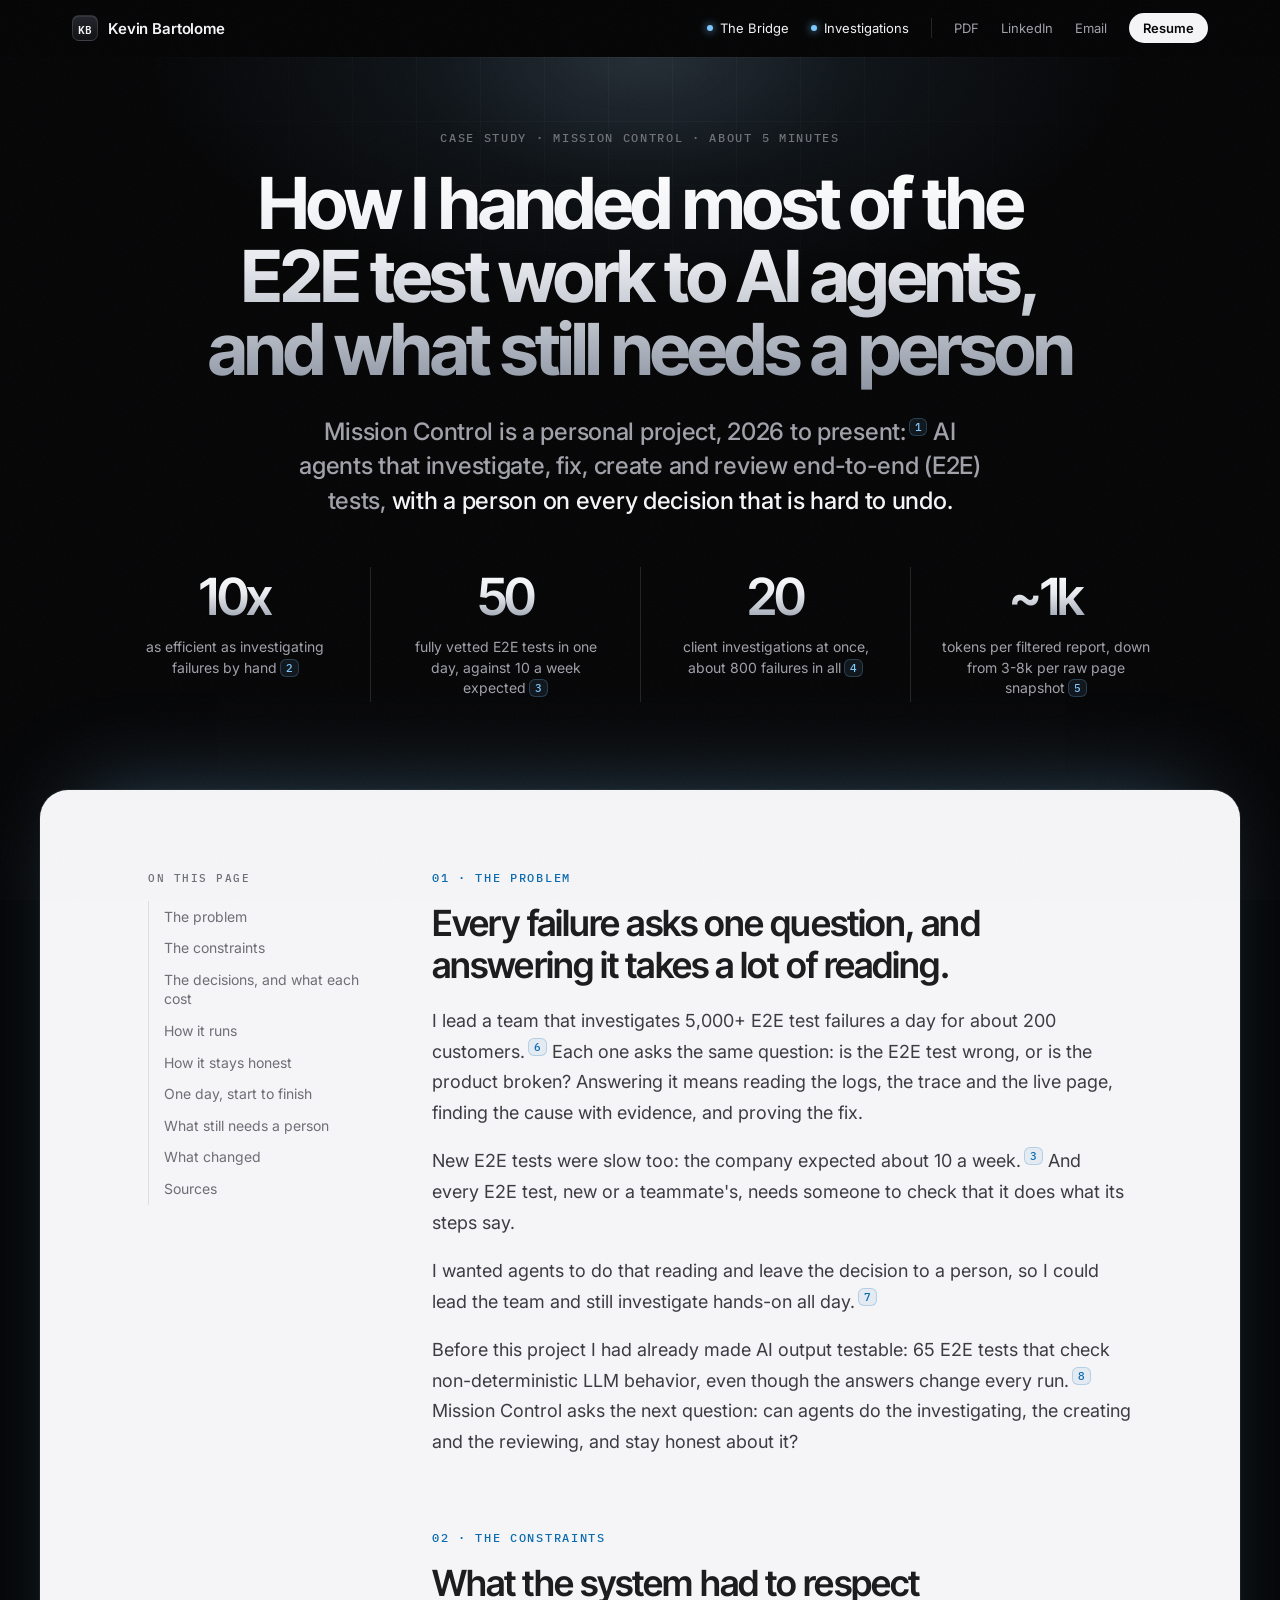
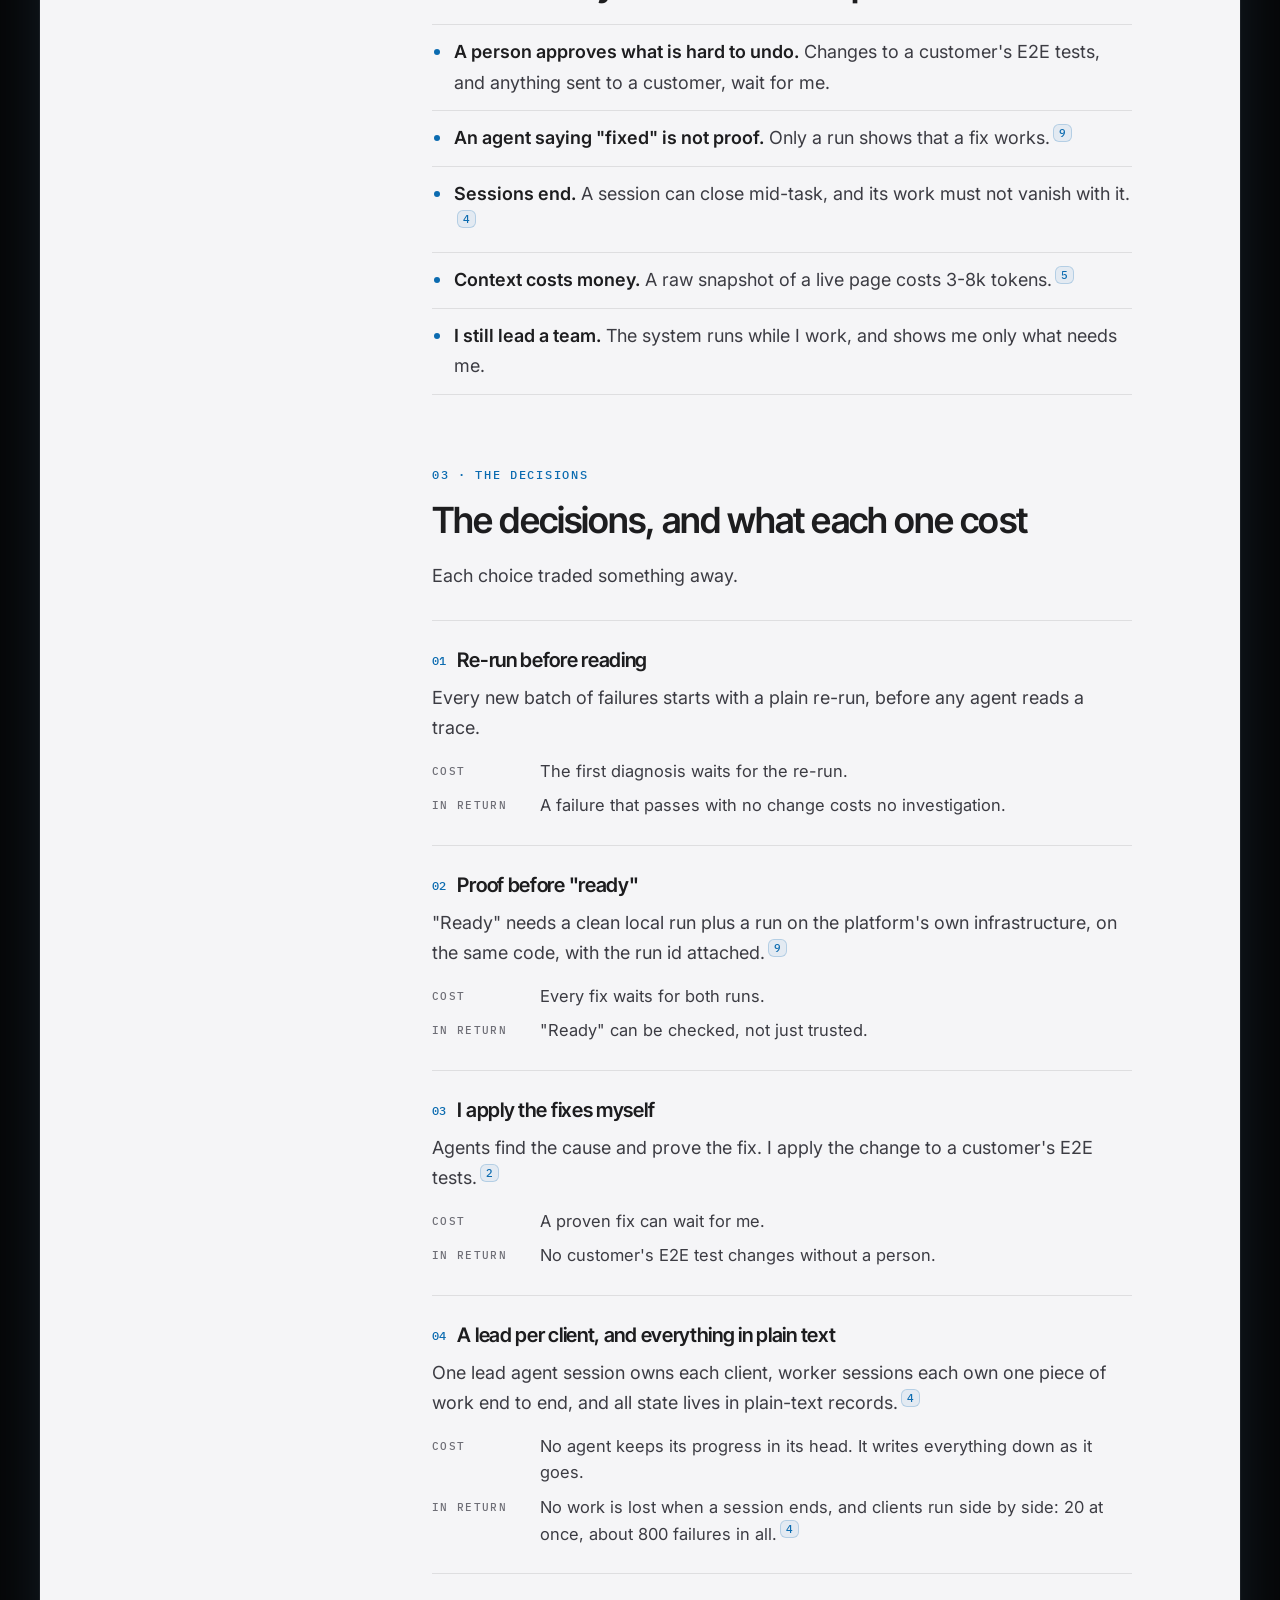
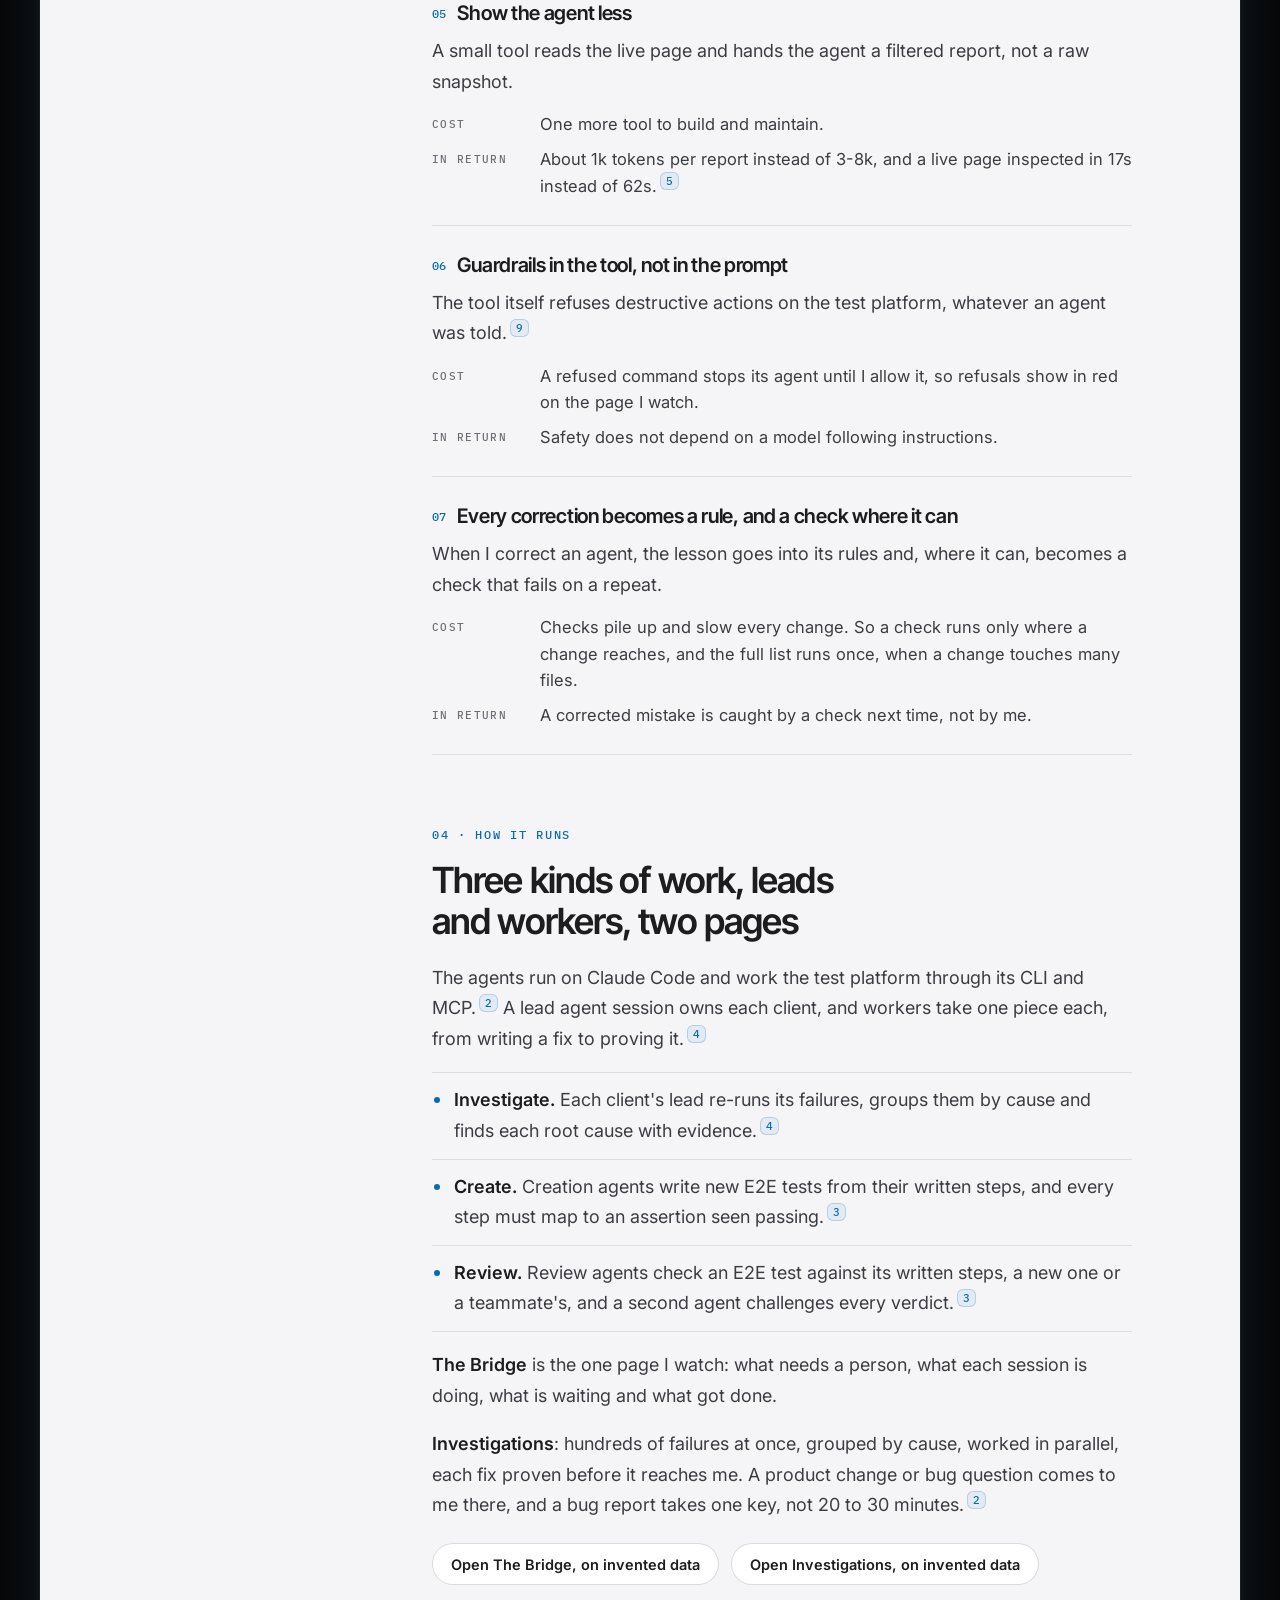
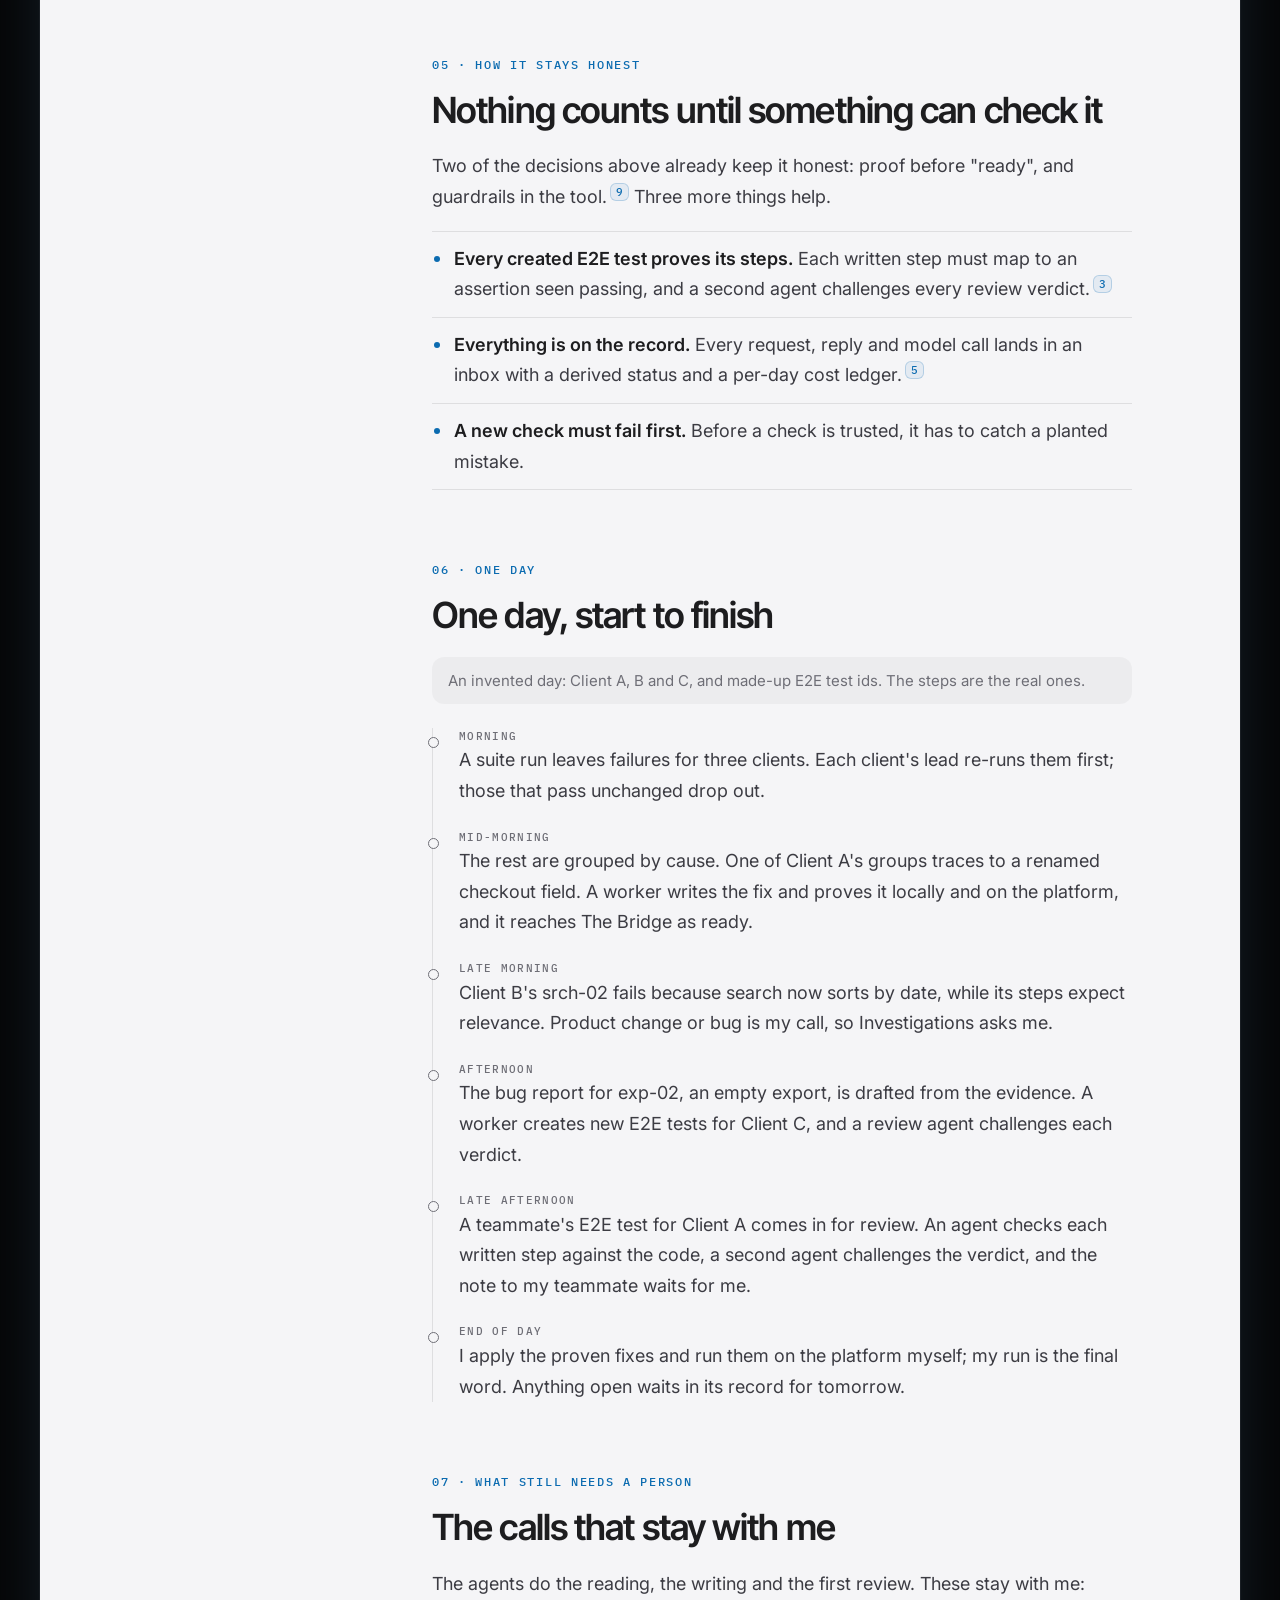
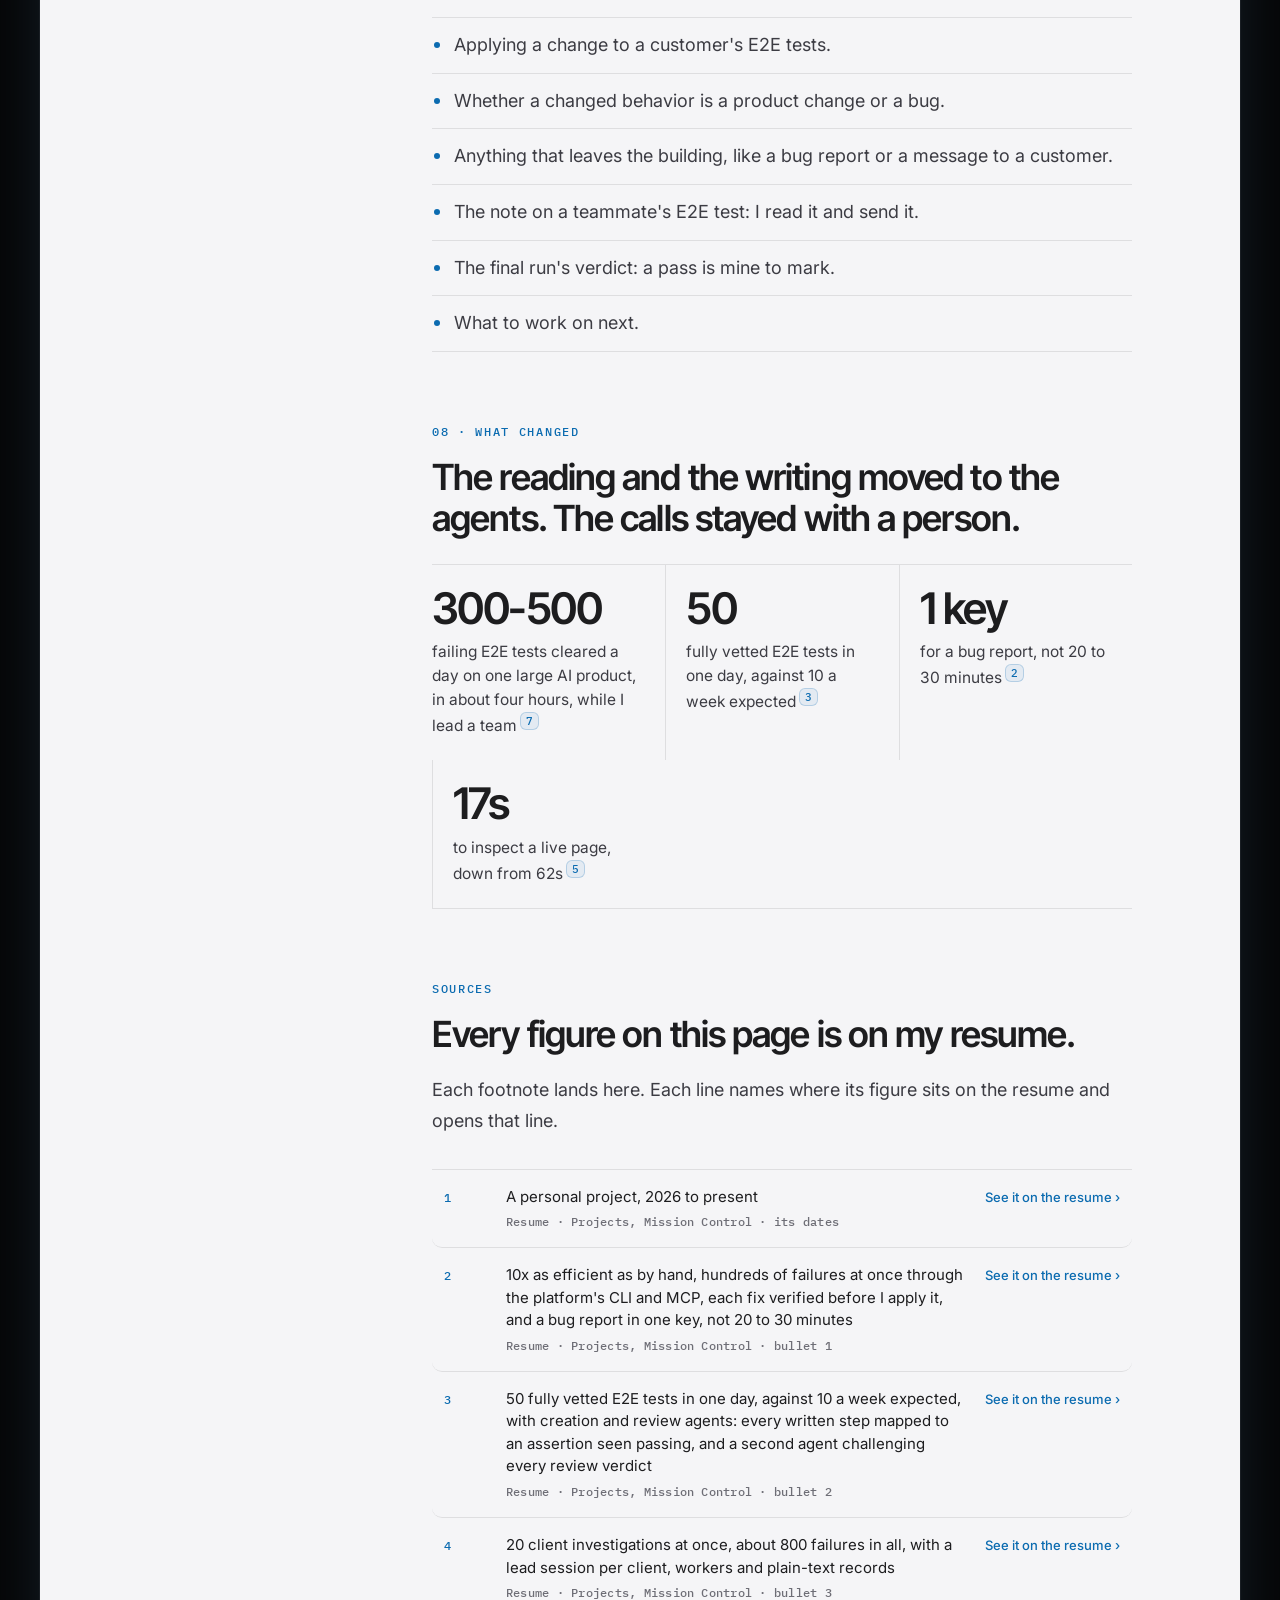
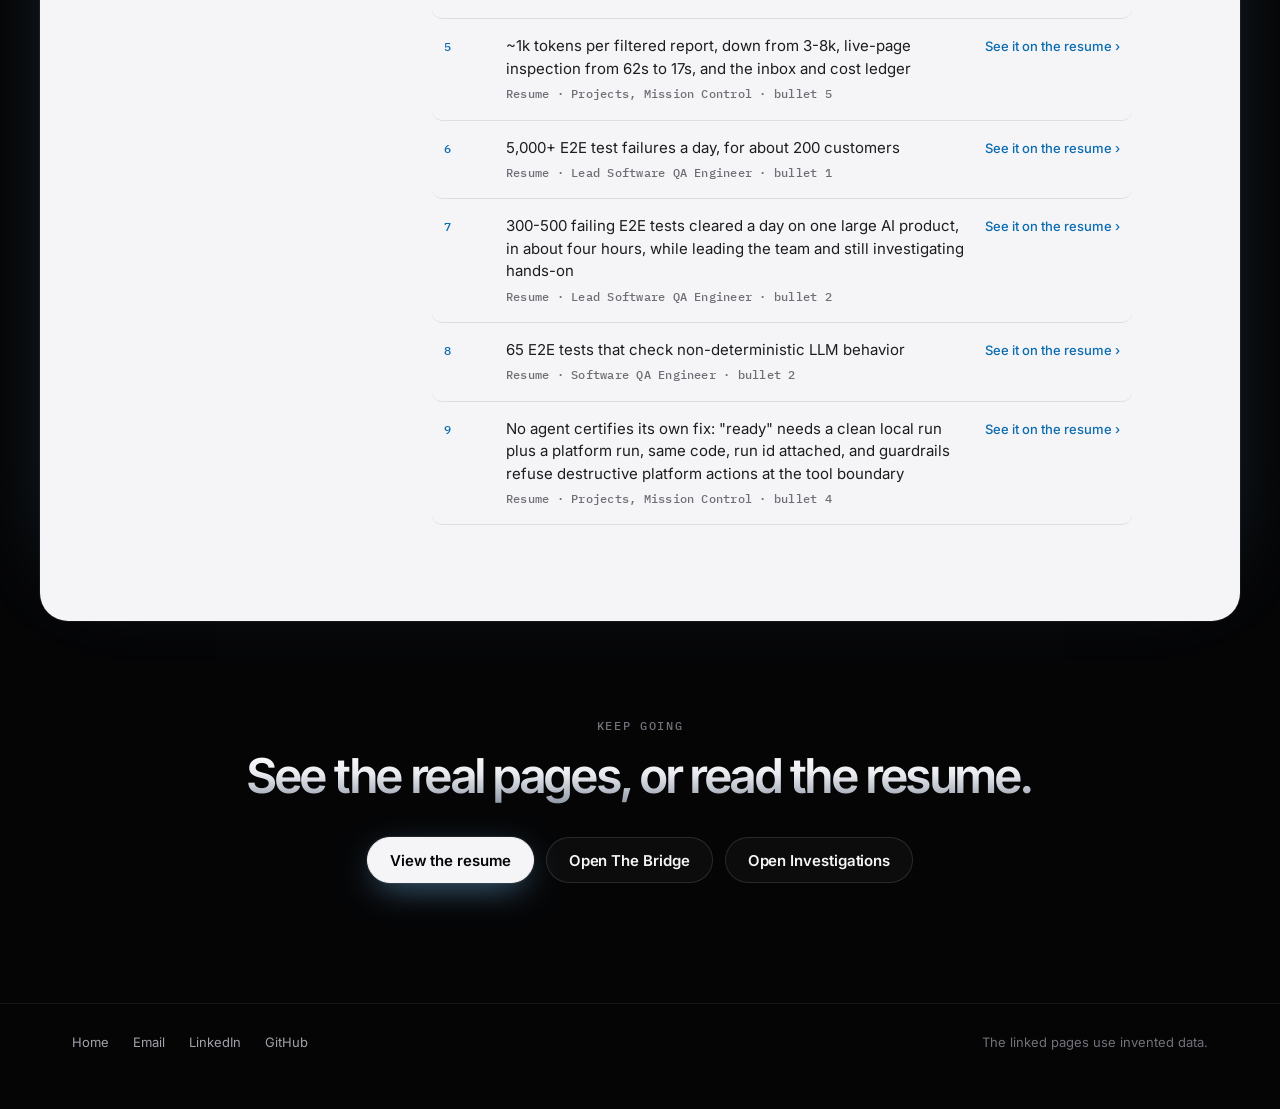
<file: mission-control/index.html>
<!doctype html>
<html lang="en">
<head>
<meta charset="utf-8">
<meta name="viewport" content="width=device-width,initial-scale=1">
<meta name="color-scheme" content="dark">
<title>Mission Control · Kevin Bartolome</title>
<meta name="description" content="A case study: how Kevin Bartolome handed most of the end-to-end (E2E) test work to AI agents, and what still needs a person.">
<link rel="preconnect" href="https://fonts.googleapis.com">
<link rel="preconnect" href="https://fonts.gstatic.com" crossorigin>
<link rel="stylesheet" href="https://fonts.googleapis.com/css2?family=Inter+Tight:wght@500;600;700&family=Inter:wght@400;500;600&family=IBM+Plex+Mono:wght@400;500&display=swap">
<link rel="stylesheet" href="/site.css">
</head>
<body>
<header class="top" data-top><div class="wrap">
  <a class="brand" href="/"><span class="mark">KB</span><span class="nm">Kevin Bartolome</span></a>
  <nav class="links" aria-label="Demo pages, resume and contact"><a class="demo" href="/bridge" target="_blank" rel="noopener">The Bridge</a><a class="demo" href="/investigations" target="_blank" rel="noopener">Investigations</a><a class="fold" href="/Kevin-Bartolome-Resume.pdf" target="_blank" rel="noopener">PDF</a><a class="fold-sm" href="https://www.linkedin.com/in/kevin-bartolome/" target="_blank" rel="noopener">LinkedIn</a><a class="fold" href="mailto:kevin.rl.bartolome@gmail.com" target="_blank" rel="noopener">Email</a><a class="pill" href="/resume" target="_blank" rel="noopener">Resume</a></nav>
</div></header>

<main>
<section class="cs-hero">
  <div class="stage-light" aria-hidden="true"></div>
  <div class="wrap hero-in">
    <p class="eyebrow">Case study · Mission Control · about 5 minutes</p>
    <h1 class="metal">How I handed most of the E2E test work to AI agents, and what still needs a person</h1>
    <p class="deck">Mission Control is a personal project, 2026 to present:<a class="cite" href="#src-1" aria-label="Source 1">1</a> AI agents that investigate, fix, create and review end-to-end (E2E) tests, <span class="lit">with a person on every decision that is hard to undo.</span></p>
    <dl class="specs">
      <div><dt class="metal">10x</dt><dd>as efficient as investigating failures by hand<a class="cite" href="#src-2" aria-label="Source 2">2</a></dd></div>
      <div><dt class="metal">50</dt><dd>fully vetted E2E tests in one day, against 10 a week expected<a class="cite" href="#src-3" aria-label="Source 3">3</a></dd></div>
      <div><dt class="metal">20</dt><dd>client investigations at once, about 800 failures in all<a class="cite" href="#src-4" aria-label="Source 4">4</a></dd></div>
      <div><dt class="metal">~1k</dt><dd>tokens per filtered report, down from <span class="nw">3-8k</span> per raw page snapshot<a class="cite" href="#src-5" aria-label="Source 5">5</a></dd></div>
    </dl>
  </div>
</section>

<div class="paper">
<div class="read">
  <nav class="toc" aria-label="On this page">
    <p class="eyebrow">On this page</p>
    <ol>
      <li><a href="#problem">The problem</a></li>
      <li><a href="#constraints">The constraints</a></li>
      <li><a href="#decisions">The decisions, and what each cost</a></li>
      <li><a href="#runs">How it runs</a></li>
      <li><a href="#honest">How it stays honest</a></li>
      <li><a href="#day">One day, start to finish</a></li>
      <li><a href="#person">What still needs a person</a></li>
      <li><a href="#changed">What changed</a></li>
      <li><a href="#sources">Sources</a></li>
    </ol>
  </nav>
  <article class="body-col">
    <section id="problem">
      <p class="lab">01 · The problem</p>
      <h2>Every failure asks one question, and answering it takes a lot of reading.</h2>
      <p>I lead a team that investigates 5,000+ E2E test failures a day for about 200 customers.<a class="cite" href="#src-6" aria-label="Source 6">6</a> Each one asks the same question: is the E2E test wrong, or is the product broken? Answering it means reading the logs, the trace and the live page, finding the cause with evidence, and proving the fix.</p>
      <p>New E2E tests were slow too: the company expected about 10 a week.<a class="cite" href="#src-3" aria-label="Source 3">3</a> And every E2E test, new or a teammate's, needs someone to check that it does what its steps say.</p>
      <p>I wanted agents to do that reading and leave the decision to a person, so I could lead the team and still investigate hands-on all day.<a class="cite" href="#src-7" aria-label="Source 7">7</a></p>
      <p>Before this project I had already made AI output testable: 65 E2E tests that check non-deterministic LLM behavior, even though the answers change every run.<a class="cite" href="#src-8" aria-label="Source 8">8</a> Mission Control asks the next question: can agents do the investigating, the creating and the reviewing, and stay honest about it?</p>
    </section>

    <section id="constraints">
      <p class="lab">02 · The constraints</p>
      <h2>What the system had to respect</h2>
      <ul class="ticks">
        <li><b>A person approves what is hard to undo.</b> Changes to a customer's E2E tests, and anything sent to a customer, wait for me.</li>
        <li><b>An agent saying "fixed" is not proof.</b> Only a run shows that a fix works.<a class="cite" href="#src-9" aria-label="Source 9">9</a></li>
        <li><b>Sessions end.</b> A session can close mid-task, and its work must not vanish with it.<a class="cite" href="#src-4" aria-label="Source 4">4</a></li>
        <li><b>Context costs money.</b> A raw snapshot of a live page costs 3-8k tokens.<a class="cite" href="#src-5" aria-label="Source 5">5</a></li>
        <li><b>I still lead a team.</b> The system runs while I work, and shows me only what needs me.</li>
      </ul>
    </section>

    <section id="decisions">
      <p class="lab">03 · The decisions</p>
      <h2>The decisions, and what each one cost</h2>
      <p>Each choice traded something away.</p>
      <ol class="dec">
        <li>
          <h3>Re-run before reading</h3>
          <p>Every new batch of failures starts with a plain re-run, before any agent reads a trace.</p>
          <dl><dt>Cost</dt><dd>The first diagnosis waits for the re-run.</dd>
            <dt>In return</dt><dd>A failure that passes with no change costs no investigation.</dd></dl>
        </li>
        <li>
          <h3>Proof before "ready"</h3>
          <p>"Ready" needs a clean local run plus a run on the platform's own infrastructure, on the same code, with the run id attached.<a class="cite" href="#src-9" aria-label="Source 9">9</a></p>
          <dl><dt>Cost</dt><dd>Every fix waits for both runs.</dd>
            <dt>In return</dt><dd>"Ready" can be checked, not just trusted.</dd></dl>
        </li>
        <li>
          <h3>I apply the fixes myself</h3>
          <p>Agents find the cause and prove the fix. I apply the change to a customer's E2E tests.<a class="cite" href="#src-2" aria-label="Source 2">2</a></p>
          <dl><dt>Cost</dt><dd>A proven fix can wait for me.</dd>
            <dt>In return</dt><dd>No customer's E2E test changes without a person.</dd></dl>
        </li>
        <li>
          <h3>A lead per client, and everything in plain text</h3>
          <p>One lead agent session owns each client, worker sessions each own one piece of work end to end, and all state lives in plain-text records.<a class="cite" href="#src-4" aria-label="Source 4">4</a></p>
          <dl><dt>Cost</dt><dd>No agent keeps its progress in its head. It writes everything down as it goes.</dd>
            <dt>In return</dt><dd>No work is lost when a session ends, and clients run side by side: 20 at once, about 800 failures in all.<a class="cite" href="#src-4" aria-label="Source 4">4</a></dd></dl>
        </li>
        <li>
          <h3>Show the agent less</h3>
          <p>A small tool reads the live page and hands the agent a filtered report, not a raw snapshot.</p>
          <dl><dt>Cost</dt><dd>One more tool to build and maintain.</dd>
            <dt>In return</dt><dd>About 1k tokens per report instead of 3-8k, and a live page inspected in 17s instead of 62s.<a class="cite" href="#src-5" aria-label="Source 5">5</a></dd></dl>
        </li>
        <li>
          <h3>Guardrails in the tool, not in the prompt</h3>
          <p>The tool itself refuses destructive actions on the test platform, whatever an agent was told.<a class="cite" href="#src-9" aria-label="Source 9">9</a></p>
          <dl><dt>Cost</dt><dd>A refused command stops its agent until I allow it, so refusals show in red on the page I watch.</dd>
            <dt>In return</dt><dd>Safety does not depend on a model following instructions.</dd></dl>
        </li>
        <li>
          <h3>Every correction becomes a rule, and a check where it can</h3>
          <p>When I correct an agent, the lesson goes into its rules and, where it can, becomes a check that fails on a repeat.</p>
          <dl><dt>Cost</dt><dd>Checks pile up and slow every change. So a check runs only where a change reaches, and the full list runs once, when a change touches many files.</dd>
            <dt>In return</dt><dd>A corrected mistake is caught by a check next time, not by me.</dd></dl>
        </li>
      </ol>
    </section>

    <section id="runs">
      <p class="lab">04 · How it runs</p>
      <h2>Three kinds of work, leads and workers, two pages</h2>
      <p>The agents run on Claude Code and work the test platform through its CLI and MCP.<a class="cite" href="#src-2" aria-label="Source 2">2</a> A lead agent session owns each client, and workers take one piece each, from writing a fix to proving it.<a class="cite" href="#src-4" aria-label="Source 4">4</a></p>
      <ul class="ticks">
        <li><b>Investigate.</b> Each client's lead re-runs its failures, groups them by cause and finds each root cause with evidence.<a class="cite" href="#src-4" aria-label="Source 4">4</a></li>
        <li><b>Create.</b> Creation agents write new E2E tests from their written steps, and every step must map to an assertion seen passing.<a class="cite" href="#src-3" aria-label="Source 3">3</a></li>
        <li><b>Review.</b> Review agents check an E2E test against its written steps, a new one or a teammate's, and a second agent challenges every verdict.<a class="cite" href="#src-3" aria-label="Source 3">3</a></li>
      </ul>
      <p><b>The Bridge</b> is the one page I watch: what needs a person, what each session is doing, what is waiting and what got done.</p>
      <p><b>Investigations</b>: hundreds of failures at once, grouped by cause, worked in parallel, each fix proven before it reaches me. A product change or bug question comes to me there, and a bug report takes one key, not 20 to 30 minutes.<a class="cite" href="#src-2" aria-label="Source 2">2</a></p>
      <div class="see"><a href="/bridge" target="_blank" rel="noopener">Open The Bridge, on invented data</a><a href="/investigations" target="_blank" rel="noopener">Open Investigations, on invented data</a></div>
    </section>

    <section id="honest">
      <p class="lab">05 · How it stays honest</p>
      <h2>Nothing counts until something can check it</h2>
      <p>Two of the decisions above already keep it honest: proof before "ready", and guardrails in the tool.<a class="cite" href="#src-9" aria-label="Source 9">9</a> Three more things help.</p>
      <ul class="ticks">
        <li><b>Every created E2E test proves its steps.</b> Each written step must map to an assertion seen passing, and a second agent challenges every review verdict.<a class="cite" href="#src-3" aria-label="Source 3">3</a></li>
        <li><b>Everything is on the record.</b> Every request, reply and model call lands in an inbox with a derived status and a per-day cost ledger.<a class="cite" href="#src-5" aria-label="Source 5">5</a></li>
        <li><b>A new check must fail first.</b> Before a check is trusted, it has to catch a planted mistake.</li>
      </ul>
    </section>

    <section id="day">
      <p class="lab">06 · One day</p>
      <h2>One day, start to finish</h2>
      <p class="note" data-invented>An invented day: Client A, B and C, and made-up E2E test ids. The steps are the real ones.</p>
      <ol class="day" data-invented>
        <li><span class="when">Morning</span>A suite run leaves failures for three clients. Each client's lead re-runs them first; those that pass unchanged drop out.</li>
        <li><span class="when">Mid-morning</span>The rest are grouped by cause. One of Client A's groups traces to a renamed checkout field. A worker writes the fix and proves it locally and on the platform, and it reaches The Bridge as ready.</li>
        <li><span class="when">Late morning</span>Client B's srch-02 fails because search now sorts by date, while its steps expect relevance. Product change or bug is my call, so Investigations asks me.</li>
        <li><span class="when">Afternoon</span>The bug report for exp-02, an empty export, is drafted from the evidence. A worker creates new E2E tests for Client C, and a review agent challenges each verdict.</li>
        <li><span class="when">Late afternoon</span>A teammate's E2E test for Client A comes in for review. An agent checks each written step against the code, a second agent challenges the verdict, and the note to my teammate waits for me.</li>
        <li><span class="when">End of day</span>I apply the proven fixes and run them on the platform myself; my run is the final word. Anything open waits in its record for tomorrow.</li>
      </ol>
    </section>

    <section id="person">
      <p class="lab">07 · What still needs a person</p>
      <h2>The calls that stay with me</h2>
      <p>The agents do the reading, the writing and the first review. These stay with me:</p>
      <ul class="ticks">
        <li>Applying a change to a customer's E2E tests.</li>
        <li>Whether a changed behavior is a product change or a bug.</li>
        <li>Anything that leaves the building, like a bug report or a message to a customer.</li>
        <li>The note on a teammate's E2E test: I read it and send it.</li>
        <li>The final run's verdict: a pass is mine to mark.</li>
        <li>What to work on next.</li>
      </ul>
    </section>

    <section id="changed">
      <p class="lab">08 · What changed</p>
      <h2>The reading and the writing moved to the agents. The calls stayed with a person.</h2>
      <dl class="outs">
        <div><dt>300-500</dt><dd>failing E2E tests cleared a day on one large AI product, in about four hours, while I lead a team<a class="cite" href="#src-7" aria-label="Source 7">7</a></dd></div>
        <div><dt>50</dt><dd>fully vetted E2E tests in one day, against 10 a week expected<a class="cite" href="#src-3" aria-label="Source 3">3</a></dd></div>
        <div><dt>1 key</dt><dd>for a bug report, not 20 to 30 minutes<a class="cite" href="#src-2" aria-label="Source 2">2</a></dd></div>
        <div><dt>17s</dt><dd>to inspect a live page, down from 62s<a class="cite" href="#src-5" aria-label="Source 5">5</a></dd></div>
      </dl>
    </section>

    <section id="sources">
      <p class="lab">Sources</p>
      <h2>Every figure on this page is on my resume.</h2>
      <p>Each footnote lands here. Each line names where its figure sits on the resume and opens that line.</p>
      <ol class="src">
        <li id="src-1"><span class="n">1</span><span class="f">A personal project, 2026 to present<span class="w">Resume · Projects, Mission Control · its dates</span></span><a class="open" href="/resume/#:~:text=Personal%20project%2C%202026%20to%20Present" target="_blank" rel="noopener">See it on the resume</a></li>
        <li id="src-2"><span class="n">2</span><span class="f">10x as efficient as by hand, hundreds of failures at once through the platform's CLI and MCP, each fix verified before I apply it, and a bug report in one key, not 20 to 30 minutes<span class="w">Resume · Projects, Mission Control · bullet 1</span></span><a class="open" href="/resume/#:~:text=Built%20an%20AI%20dashboard" target="_blank" rel="noopener">See it on the resume</a></li>
        <li id="src-3"><span class="n">3</span><span class="f">50 fully vetted E2E tests in one day, against 10 a week expected, with creation and review agents: every written step mapped to an assertion seen passing, and a second agent challenging every review verdict<span class="w">Resume · Projects, Mission Control · bullet 2</span></span><a class="open" href="/resume/#:~:text=Created%2050%20fully%20vetted%20E2E%20tests%20in%20one%20day" target="_blank" rel="noopener">See it on the resume</a></li>
        <li id="src-4"><span class="n">4</span><span class="f">20 client investigations at once, about 800 failures in all, with a lead session per client, workers and plain-text records<span class="w">Resume · Projects, Mission Control · bullet 3</span></span><a class="open" href="/resume/#:~:text=Ran%2020%20client%20investigations%20at%20once" target="_blank" rel="noopener">See it on the resume</a></li>
        <li id="src-5"><span class="n">5</span><span class="f">~1k tokens per filtered report, down from 3-8k, live-page inspection from 62s to 17s, and the inbox and cost ledger<span class="w">Resume · Projects, Mission Control · bullet 5</span></span><a class="open" href="/resume/#:~:text=Cut%20context%20cost%20from%203%2D8k%20tokens" target="_blank" rel="noopener">See it on the resume</a></li>
        <li id="src-6"><span class="n">6</span><span class="f">5,000+ E2E test failures a day, for about 200 customers<span class="w">Resume · Lead Software QA Engineer · bullet 1</span></span><a class="open" href="/resume/#:~:text=investigating%205%2C000%2B%20E2E%20test%20failures%20a%20day" target="_blank" rel="noopener">See it on the resume</a></li>
        <li id="src-7"><span class="n">7</span><span class="f">300-500 failing E2E tests cleared a day on one large AI product, in about four hours, while leading the team and still investigating hands-on<span class="w">Resume · Lead Software QA Engineer · bullet 2</span></span><a class="open" href="/resume/#:~:text=Cleared%20300%20to%20500%20failing%20E2E%20tests%20a%20day" target="_blank" rel="noopener">See it on the resume</a></li>
        <li id="src-8"><span class="n">8</span><span class="f">65 E2E tests that check non-deterministic LLM behavior<span class="w">Resume · Software QA Engineer · bullet 2</span></span><a class="open" href="/resume/#:~:text=Made%20AI%20output%20testable" target="_blank" rel="noopener">See it on the resume</a></li>
        <li id="src-9"><span class="n">9</span><span class="f">No agent certifies its own fix: "ready" needs a clean local run plus a platform run, same code, run id attached, and guardrails refuse destructive platform actions at the tool boundary<span class="w">Resume · Projects, Mission Control · bullet 4</span></span><a class="open" href="/resume/#:~:text=Made%20the%20agents%20safe%20to%20leave%20running" target="_blank" rel="noopener">See it on the resume</a></li>
      </ol>
    </section>
  </article>
</div>
</div>

<section class="end"><div class="wrap">
  <p class="eyebrow">Keep going</p>
  <h2 class="metal">See the real pages, or read the resume.</h2>
  <div class="ctas"><a class="btn pri" href="/resume" target="_blank" rel="noopener">View the resume</a><a class="btn ghost" href="/bridge" target="_blank" rel="noopener">Open The Bridge</a><a class="btn ghost" href="/investigations" target="_blank" rel="noopener">Open Investigations</a></div>
</div></section>
</main>

<footer><div class="wrap"><a href="/">Home</a><a href="mailto:kevin.rl.bartolome@gmail.com" target="_blank" rel="noopener">Email</a><a href="https://www.linkedin.com/in/kevin-bartolome/" target="_blank" rel="noopener">LinkedIn</a><a href="https://github.com/Kxvin1" target="_blank" rel="noopener">GitHub</a><span class="fine">The linked pages use invented data.</span></div></footer>
<script>
(function(){
  var top=document.querySelector("[data-top]");
  var links=[].slice.call(document.querySelectorAll(".toc a"));
  var secs=links.map(function(a){return document.querySelector(a.getAttribute("href"))});
  function onScroll(){
    top.classList.toggle("scrolled",scrollY>8);
    var mark=innerHeight*0.3,cur=-1;
    secs.forEach(function(s,i){if(s&&s.getBoundingClientRect().top<mark)cur=i});
    links.forEach(function(a,i){a.classList.toggle("on",i===cur)});
  }
  addEventListener("scroll",onScroll,{passive:true});addEventListener("resize",onScroll);onScroll();
})();
</script>
</body>
</html>
</file>
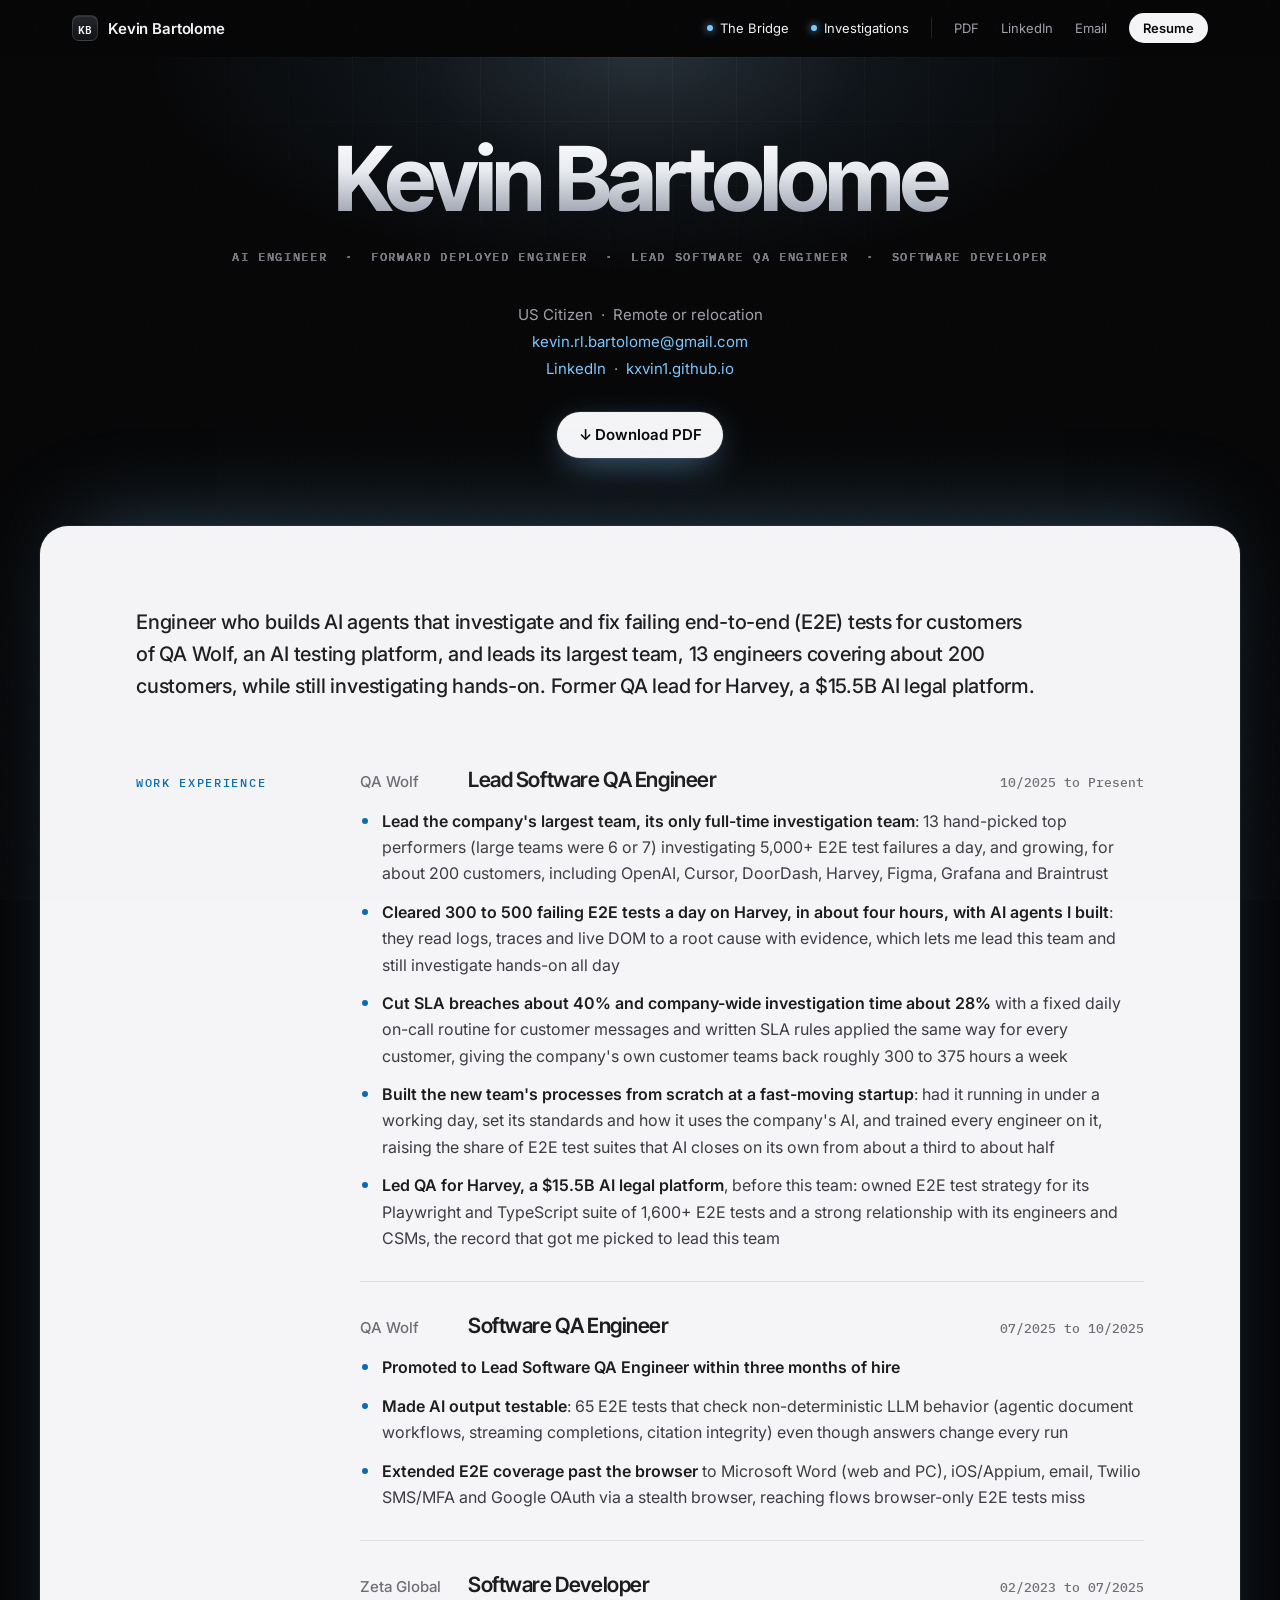
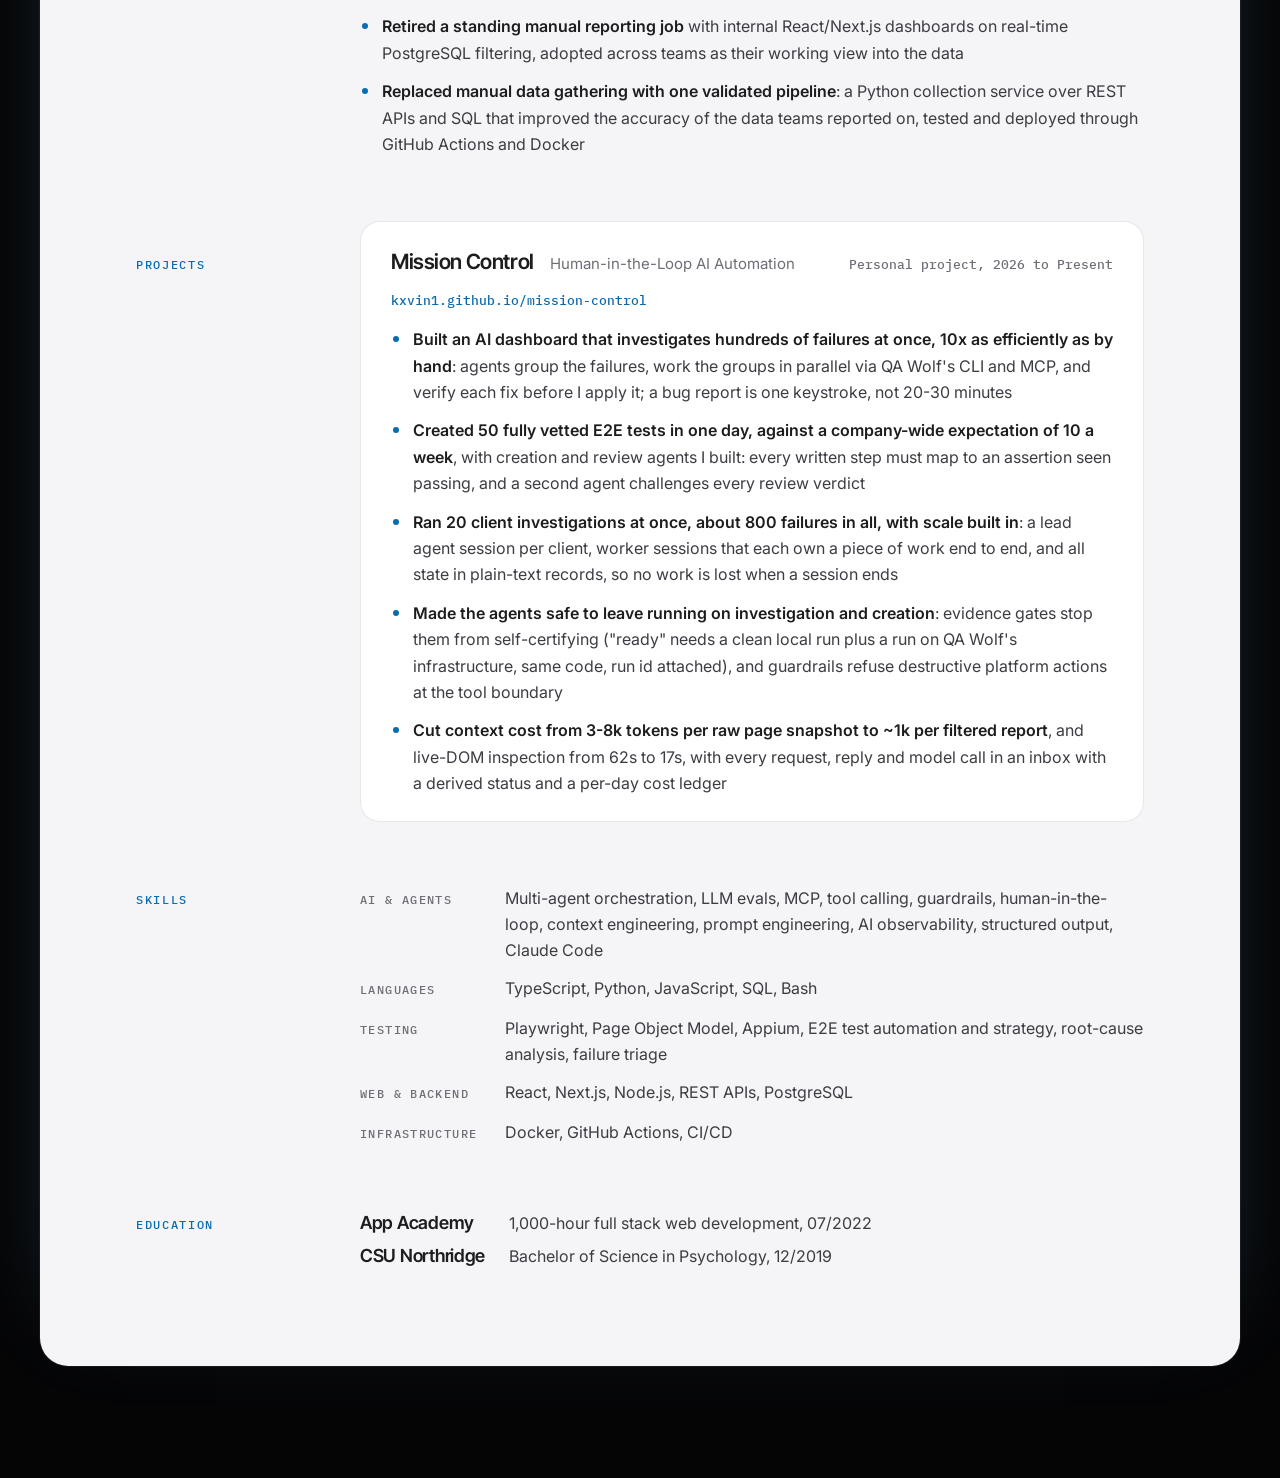
<file: resume/index.html>
<!doctype html>
<html lang="en">
<head>
<meta charset="utf-8">
<meta name="viewport" content="width=device-width,initial-scale=1">
<title>Kevin Bartolome &middot; Resume</title>
<meta name="description" content="Kevin Bartolome, AI Engineer, Forward Deployed Engineer, Lead Software QA Engineer and Software Developer. Resume.">
<link rel="preconnect" href="https://fonts.googleapis.com">
<link rel="preconnect" href="https://fonts.gstatic.com" crossorigin>
<link rel="stylesheet" href="https://fonts.googleapis.com/css2?family=IBM+Plex+Mono:wght@400;500&family=IBM+Plex+Sans+Condensed:wght@400;500;600;700&family=IBM+Plex+Sans:wght@400;500;600&display=swap">
<style>
:root{
  --ground:#070b12; --panel:#0d1420; --line:#173247; --line2:#0f2334;
  --cyan:#39d0ff; --fg:#dceefb; --body:#b9d3e4; --dim:#7fa3b8; --violet:#c9a7ff;
  --display:"IBM Plex Sans Condensed",system-ui,sans-serif;
  --sans:"IBM Plex Sans","Segoe UI",system-ui,sans-serif;
  --mono:"IBM Plex Mono",ui-monospace,Consolas,monospace;
}
/* the printed page and the PDF: these rules apply in print only; the screen view is site.css and the style after it.
   :root stays outside: html-to-pdf.mjs and resume-fit.mjs load the print faces only from top-level rules that name them */
@media print{
*{box-sizing:border-box}
body{margin:0; background:var(--ground); color:var(--body); font:400 15.5px/1.6 var(--sans);
  background-image:radial-gradient(900px 400px at 12% -10%,#102942 0%,rgba(7,11,18,0) 58%);
  background-repeat:no-repeat; background-attachment:fixed; -webkit-font-smoothing:antialiased}
.sheet{max-width:860px; margin-inline:auto; padding:34px 24px 70px}
a{color:var(--cyan)} a:focus-visible{outline:2px solid var(--cyan); outline-offset:3px}
h1,h2,h3{font-family:var(--display); color:var(--fg); margin:0}

.back{display:inline-block; font:500 11px/1.9 var(--mono); letter-spacing:.15em;
  text-transform:uppercase; color:var(--dim); text-decoration:none; margin-bottom:26px}
.back:hover{color:var(--cyan)}
.top{display:flex; flex-wrap:wrap; gap:18px 30px; align-items:flex-end;
  border-bottom:1px solid var(--line); padding-bottom:18px}
h1{font-weight:700; font-size:clamp(30px,5vw,40px); line-height:1.03; letter-spacing:-.015em}
h1 span{display:block; font:500 13px/1.6 var(--mono); letter-spacing:.16em; text-transform:uppercase;
  color:var(--cyan); margin-top:9px}
.contact{margin-left:auto; text-align:right; font-size:14px; line-height:1.75; color:var(--dim)}
.contact a{text-decoration:none} .contact a:hover{text-decoration:underline}
.dl{display:inline-flex; align-items:center; gap:8px; margin-top:12px; text-decoration:none;
  font:500 11.5px/1 var(--mono); letter-spacing:.13em; text-transform:uppercase;
  border:1px solid var(--cyan); color:var(--cyan); border-radius:2px; padding:9px 14px}
.dl:hover{background:#12384d}

h2{font-weight:600; font-size:12px; letter-spacing:.2em; text-transform:uppercase; color:var(--dim);
  margin:36px 0 4px; padding-bottom:8px; border-bottom:1px solid var(--line2)}
.job{padding:16px 0 4px; border-bottom:1px solid var(--line2)}
.job:last-child{border-bottom:0}
.jhead{display:flex; flex-wrap:wrap; gap:4px 14px; align-items:baseline; margin-bottom:9px}
.jhead h3{font-size:20px; font-weight:700}
.jhead .co{font-size:16px; font-family:var(--display); font-weight:600; color:var(--cyan)}
.jhead .when{margin-left:auto; font:500 12.5px/1.6 var(--mono); color:var(--dim); white-space:nowrap}
.jhead .sep{color:var(--dim); font-size:16px}
/* company gets a fixed column so every job TITLE starts on the same vertical axis:
   without it the title's x floats with the company name's length (2026-09-04) */
.jhead > .co:first-child{display:inline-block; min-width:88px}
ul.b{list-style:none; margin:0; padding:0}
ul.b li{padding:0 0 9px 14px; text-indent:-14px; font-size:15px; line-height:1.55}
ul.b li::before{content:"\25AA"; display:inline-block; width:14px; text-indent:0; color:var(--cyan); font-size:11px}
ul.b b{color:var(--fg); font-weight:600}

.proj{border:1px solid var(--line); border-left:2px solid var(--violet); border-radius:3px;
  background:var(--panel); padding:18px 20px 12px; margin-top:16px}
.proj .jhead h3{color:var(--fg)}
/* project DESCRIPTOR, not a name: dim and smaller so the reader never has to guess which
   half is the project title (2026-09-04) */
.jhead .tag{font-size:14px; font-family:var(--sans); color:var(--dim)}
.proj .link{font:500 12px/1.6 var(--mono); color:var(--cyan); margin:0 0 12px; display:block; text-decoration:none}
.proj .link:hover{text-decoration:underline}
.stack{margin:6px 0 0; font:500 12.5px/1.6 var(--mono); color:var(--dim)}

.skl{display:grid; grid-template-columns:max-content 1fr; gap:5px 16px; margin:14px 0 0}
.skl dt{font:500 11.5px/1.7 var(--mono); letter-spacing:.1em; text-transform:uppercase; color:var(--cyan)}
.skl dd{margin:0; font-size:14.5px; line-height:1.7; color:var(--body)}
.fill{background:#5a2a00; color:#ffcc66; border:1px dashed #ffcc66; border-radius:2px;
  padding:0 5px; font:500 12.5px var(--mono); white-space:nowrap}
.edu{display:flex; flex-wrap:wrap; gap:4px 12px; align-items:baseline; padding:10px 0;
  border-bottom:1px solid var(--line2); font-size:15px}
.edu:last-child{border-bottom:0}
.edu b{color:var(--fg); font-family:var(--display); font-size:17px; font-weight:600}
.edu .sep2{color:var(--dim); padding:0 4px}
.edu .when{margin-left:auto; font:500 12.5px var(--mono); color:var(--dim)}
@media (max-width:660px){
  .contact{margin-left:0; text-align:left} .jhead .when{margin-left:0; width:100%}
  .edu .when{margin-left:0; width:100%}
}
}

/* ---- print / PDF: a resume gets printed and read on paper, so the PDF is black on white ---- */
@media print{
  @page{margin:8.5mm 11mm}
  :root{--fg:#000; --body:#1a1a1a; --dim:#555; --cyan:#0b5f80; --violet:#4a3a6b; --line:#bbb; --line2:#ddd}
  /* PDF body face is Condensed, not IBM Plex Sans: css2 serves Plex Sans as a VARIABLE font and
     Chromium's print-to-PDF cannot embed variable faces, so it silently substituted DejaVu.
     Condensed is static, embeds cleanly, is the same family, and fits more per line on paper. */
  body{background:#fff!important; background-image:none!important; color:#1a1a1a;
    font-family:"IBM Plex Sans Condensed","Segoe UI",Arial,sans-serif;
    font-size:9.15pt; line-height:1.27}
  .sheet{max-width:none; padding:0; margin:0}
  .back,.dl{display:none!important}
  h1{font-size:16.5pt} h1 span{font-size:7pt; letter-spacing:.03em; color:#0b5f80; margin-top:2pt; white-space:nowrap}
  .contact{font-size:8.5pt; line-height:1.42} .contact a{color:#1a1a1a; text-decoration:none}
  h2{font-size:8.2pt; margin:5.5pt 0 1pt; padding-bottom:1.5pt; color:#555; border-bottom:.5pt solid #999}
  .top{padding-bottom:4.5pt; border-bottom:.75pt solid #999; column-gap:20px}
  .job{padding:3.4pt 0 0.5pt; border-bottom:.5pt solid #ddd; break-inside:avoid}
  .jhead{margin-bottom:2.4pt} .jhead .when{font-size:8.6pt}
  .jhead h3{font-size:11.8pt} .jhead .co{font-size:9.8pt}
  ul.b li{padding:0 0 1.7pt 10pt; text-indent:-10pt; font-size:9.15pt; line-height:1.27}
  ul.b li::before{width:10pt}
  .jhead > .co:first-child{min-width:52pt}
  ul.b li::before{color:#333}
  .proj{background:#fff; border:0; border-radius:0; padding:0; margin-top:3pt; break-inside:avoid}
  .proj .link{color:#0b5f80; font-size:8.5pt; margin-bottom:3pt}
  .jhead .tag{font-size:9pt; color:#555}
  .stack{font-size:8.8pt}
  .skl{gap:1pt 7pt; margin-top:1.5pt}
  .skl dt{font-size:8pt; line-height:1.27}
  .skl dd{font-size:9.15pt; line-height:1.27}
  .fill{background:#fff; color:#000; border:.5pt solid #000; padding:0 2pt; font-size:8.6pt}
  .edu{padding:1pt 0; font-size:9.4pt; border-bottom:0} .edu b{font-size:10.5pt} .edu .when{font-size:9pt}
}

@media print{
.sum{margin:14px 0 0; font-size:15px; line-height:1.6; color:var(--body)}
}
@media print{.sum{font-size:9.15pt; line-height:1.27; margin:3pt 0 0; color:#222}}
/* the site's top bar and the stage light are screen only */
@media print{[data-top],.stage-light{display:none!important}}
</style>
<link rel="stylesheet" href="https://fonts.googleapis.com/css2?family=Inter+Tight:wght@500;600;700&family=Inter:wght@400;500;600&display=swap" media="screen">
<link rel="stylesheet" href="/site.css" media="screen">
<style media="screen">
/* The screen view, in the site's premium dark style (site.css): its top bar, the resume's header as a dark opening and the body
   on the light reading sheet (.paper), as /mission-control's long text is. The rules above draw the printed page and the PDF only. */
/* site.css's .sheet (the landing's figure grid) and .top (its top bar) share their names with this page's print classes */
.sheet{position:relative;display:block;max-width:none;margin:0;padding:0 0 112px;border-top:0}
.sheet>.stage-light{bottom:auto;height:640px;padding:0;border:0}
.sheet>.top{position:relative;z-index:1;max-width:1000px;margin:0 auto;padding:76px 32px 68px;text-align:center;
  background:none;-webkit-backdrop-filter:none;backdrop-filter:none;border-bottom:0;transition:none}
.sheet>.top h1{font:700 clamp(44px,7vw,96px)/1.02 var(--display);letter-spacing:-.045em;margin:0;padding-bottom:.06em;
  background-size:100% 1.02em;background-repeat:repeat-y}
.sheet>.top h1 span{display:block;max-width:860px;margin:22px auto 0;font:500 12px/1.9 var(--mono);letter-spacing:.14em;
  text-transform:uppercase;color:var(--dim);text-wrap:balance}
.sheet>.top .contact{margin-top:26px;font-size:15px;line-height:1.8;color:var(--body)}
.sheet>.top .contact a:hover{text-decoration:underline;text-underline-offset:4px}
/* the Download PDF link drawn as the site's primary pill (.btn.pri); it keeps its one class, which the resume checks skip */
.sheet>.top .contact .dl{display:flex;align-items:center;gap:8px;width:max-content;height:46px;margin:30px auto 0;padding:0 22px;
  border-radius:999px;background:var(--fg);color:#050506;font:600 15px var(--sans);letter-spacing:-.005em;text-decoration:none;
  box-shadow:0 0 0 1px rgba(255,255,255,.08),0 10px 36px -10px rgba(var(--accent-rgb),.65);transition:background .2s,box-shadow .2s}
.sheet>.top .contact .dl:hover{background:#fff;box-shadow:0 0 0 1px rgba(255,255,255,.12),0 14px 44px -10px rgba(var(--accent-rgb),.85)}

/* the reading sheet: each section's label in a left column beside its content, one column below 960px */
.sheet>div.paper{display:grid;grid-template-columns:168px minmax(0,1fr);column-gap:56px;align-items:baseline;margin:0 auto;padding:80px 96px 96px;border:0}
.paper>*{grid-column:2;min-width:0}
.paper>.sum{grid-column:1/-1;max-width:900px;margin:0;font:500 20px/1.6 var(--sans);letter-spacing:-.012em;color:var(--ink)}
.paper>h2{grid-column:1;margin:64px 0 0;font:500 12px/28px var(--mono);letter-spacing:.14em;text-transform:uppercase;color:var(--blue)}
.paper>h2+*{margin-top:64px}
.paper .job{padding:0;border:0}
.paper .job+.job{margin-top:30px;padding-top:30px;border-top:1px solid var(--rule)}
.paper .jhead{display:flex;flex-wrap:wrap;align-items:baseline;gap:2px 16px;margin-bottom:12px}
.paper .jhead .co{min-width:92px;font:500 15px/28px var(--sans);color:var(--ink3)}
.paper .jhead h3{margin:0;font:600 21px/28px var(--display);letter-spacing:-.02em;color:var(--ink)}
.paper .jhead .tag{font-size:15px;color:var(--ink3)}
.paper .jhead .when{margin-left:auto;font:500 12.5px/28px var(--mono);color:var(--ink3);white-space:nowrap}
.paper ul.b{list-style:none;margin:0;padding:0}
.paper ul.b li{position:relative;padding:0 0 12px 22px;font-size:16px;line-height:1.65;color:var(--ink2)}
.paper ul.b li:last-child{padding-bottom:0}
.paper ul.b li::before{content:"";position:absolute;left:2px;top:10px;width:6px;height:6px;border-radius:50%;background:var(--blue)}
.paper ul.b b{color:var(--ink);font-weight:600}
.paper .proj{padding:26px 30px 24px;border:1px solid var(--rule);border-radius:20px;background:#fff}
.paper .proj .link{display:block;width:max-content;max-width:100%;margin:0 0 16px;font:500 12.5px/1.6 var(--mono);color:var(--blue)}
.paper .proj .link:hover{text-decoration:underline;text-underline-offset:3px}
.paper .skl{display:grid;grid-template-columns:max-content minmax(0,1fr);align-items:baseline;gap:12px 28px;margin:0}
.paper .skl dt{width:auto;padding:0;font:500 11.5px/26px var(--mono);letter-spacing:.12em;text-transform:uppercase;color:var(--ink3)}
.paper .skl dd{max-width:none;margin:0;font-size:16px;line-height:26px;color:var(--ink2)}
/* one school per line, its degree beside it, so the separator between the two is not drawn */
.paper .edu{display:grid;grid-template-columns:max-content minmax(0,1fr);align-items:baseline;gap:8px 24px;font-size:16px;line-height:1.6;color:var(--ink2)}
.paper .edu b{font:600 18px var(--display);letter-spacing:-.015em;color:var(--ink)}
.paper .edu .sep2{display:none}
@media (max-width:960px){.sheet>div.paper{display:block;padding:56px 40px 72px}.paper>h2{margin:52px 0 16px}.paper>h2+*{margin-top:0}}
@media (max-width:600px){.sheet{padding-bottom:72px}.sheet>.top{padding:52px 16px 48px}.sheet>.top h1 span{font-size:11px;letter-spacing:.1em}.sheet>div.paper{padding:40px 20px 56px}
  .paper>.sum{font-size:18px}.paper .jhead .co{min-width:0}.paper .jhead .when{margin-left:0;width:100%}.paper .proj{padding:22px 18px 20px}
  .paper .skl{grid-template-columns:minmax(0,1fr);gap:0}.paper .skl dd+dt{margin-top:12px}
  .paper .edu{grid-template-columns:minmax(0,1fr);gap:0}.paper .edu .sep2+b{margin-top:12px}}
</style>
</head>
<body>
<header class="top" data-top><div class="wrap">
  <a class="brand" href="/"><span class="mark">KB</span><span class="nm">Kevin Bartolome</span></a>
  <nav class="links" aria-label="Demo pages, resume and contact"><a class="demo" href="/bridge" target="_blank" rel="noopener">The Bridge</a><a class="demo" href="/investigations" target="_blank" rel="noopener">Investigations</a><a class="fold" href="/Kevin-Bartolome-Resume.pdf" target="_blank" rel="noopener">PDF</a><a class="fold-sm" href="https://www.linkedin.com/in/kevin-bartolome/" target="_blank" rel="noopener">LinkedIn</a><a class="fold" href="mailto:kevin.rl.bartolome@gmail.com" target="_blank" rel="noopener">Email</a><a class="pill" href="/resume" aria-current="page">Resume</a></nav>
</div></header>

<main>
<div class="sheet">
<div class="stage-light" aria-hidden="true"></div>

<header class="top">
  <h1 class="metal">Kevin Bartolome<span>AI Engineer &nbsp;&middot;&nbsp; Forward Deployed Engineer &nbsp;&middot;&nbsp; Lead Software QA Engineer &nbsp;&middot;&nbsp; Software Developer</span></h1>
  <div class="contact">
    US Citizen &nbsp;&middot;&nbsp; Remote or relocation<br>
    <a href="mailto:kevin.rl.bartolome@gmail.com">kevin.rl.bartolome@gmail.com</a><br>
    <a href="https://www.linkedin.com/in/kevin-bartolome/">LinkedIn</a> &nbsp;&middot;&nbsp;
    <a href="https://kxvin1.github.io/">kxvin1.github.io</a>
    <a class="dl" href="/Kevin-Bartolome-Resume.pdf" download>&darr; Download PDF</a>
  </div>
</header>

<div class="paper">
<p class="sum">Engineer who builds AI agents that investigate and fix failing end-to-end (E2E) tests for customers of QA Wolf, an AI testing platform, and leads its largest team, 13 engineers covering about 200 customers, while still investigating hands-on. Former QA lead for Harvey, a $15.5B AI legal platform.</p>

<h2>Work Experience</h2>

<div class="job">
  <div class="jhead"><span class="co">QA Wolf</span><h3>Lead Software QA Engineer</h3>
    <span class="when">10/2025 to Present</span></div>
  <ul class="b">
    <li><b>Lead the company's largest team, its only full-time investigation team</b>: 13 hand-picked top performers
    (large teams were 6 or 7) investigating 5,000+ E2E test failures a day, and growing, for about 200 customers, including
    OpenAI, Cursor, DoorDash, Harvey, Figma, Grafana and Braintrust</li>
    <li><b>Cleared 300 to 500 failing E2E tests a day on Harvey, in about four hours, with AI agents I built</b>: they
    read logs, traces and live DOM to a root cause with evidence, which lets me lead this team and still investigate
    hands-on all day</li>
    <li><b>Cut SLA breaches about 40% and company-wide investigation time about 28%</b> with a fixed daily on-call routine for customer messages and written SLA rules applied the same way for every customer, giving the company's own customer teams back roughly 300
    to 375 hours a week</li>
    <li><b>Built the new team's processes from scratch at a fast-moving startup</b>: had it running in under a working day, set its standards and how it uses the company's AI, and trained every engineer on it, raising the share of E2E test suites that AI closes on its own from about a third to about half</li>
    <li><b>Led QA for Harvey, a $15.5B AI legal platform</b>, before this team: owned E2E test strategy for its Playwright and TypeScript suite of 1,600+ E2E tests and a strong relationship with its engineers and CSMs, the record that got me picked to lead this
    team</li>
  </ul>
</div>

<div class="job">
  <div class="jhead"><span class="co">QA Wolf</span><h3>Software QA Engineer</h3>
    <span class="when">07/2025 to 10/2025</span></div>
  <ul class="b">
    <li><b>Promoted to Lead Software QA Engineer within three months of hire</b></li>
    <li><b>Made AI output testable</b>: 65 E2E tests that check non-deterministic LLM behavior (agentic document
    workflows, streaming completions, citation integrity) even though answers change every run</li>
    <li><b>Extended E2E coverage past the browser</b> to Microsoft Word (web and PC), iOS/Appium, email, Twilio SMS/MFA
    and Google OAuth via a stealth browser, reaching flows browser-only E2E tests miss</li>
  </ul>
</div>

<div class="job">
  <div class="jhead"><span class="co">Zeta Global</span><h3>Software Developer</h3>
    <span class="when">02/2023 to 07/2025</span></div>
  <ul class="b">
    <li><b>Retired a standing manual reporting job</b> with internal React/Next.js dashboards on real-time PostgreSQL
    filtering, adopted across teams as their working view into the data</li>
    <li><b>Replaced manual data gathering with one validated pipeline</b>: a Python collection service over REST APIs and
    SQL that improved the accuracy of the data teams reported on, tested and deployed through GitHub Actions and Docker</li>
  </ul>
</div>

<h2>Projects</h2>

<div class="job proj">
  <div class="jhead"><h3>Mission Control</h3>
    <span class="tag">Human-in-the-Loop AI Automation</span>
    <span class="when">Personal project, 2026 to Present</span></div>
  <a class="link" href="https://kxvin1.github.io/mission-control">kxvin1.github.io/mission-control</a>
  <ul class="b">
    <li><b>Built an AI dashboard that investigates hundreds of failures at once, 10x as
    efficiently as by hand</b>: agents group the failures, work the groups in parallel via QA Wolf's CLI and MCP,
    and verify each fix before I apply it; a bug report is one keystroke, not 20-30 minutes</li>
    <li><b>Created 50 fully vetted E2E tests in one day, against a company-wide expectation of 10 a week</b>, with
    creation and review agents I built: every written step must map to an assertion seen passing, and a second agent
    challenges every review verdict</li>
    <li><b>Ran 20 client investigations at once, about 800 failures in all, with scale built in</b>: a lead agent
    session per client, worker sessions that each own a piece of work end to end, and all state in plain-text records,
    so no work is lost when a session ends</li>
    <li><b>Made the agents safe to leave running on investigation and creation</b>: evidence gates stop them from self-certifying ("ready" needs a clean
    local run plus a run on QA Wolf's infrastructure, same code, run id attached), and guardrails refuse destructive
    platform actions at the tool boundary</li>
    <li><b>Cut context cost from 3-8k tokens per raw page snapshot to ~1k per filtered report</b>, and live-DOM inspection from 62s to 17s, with
    every request, reply and model call in an inbox with a derived status and a per-day cost ledger</li>
  </ul>
</div>

<h2>Skills</h2>
<dl class="skl">
  <dt>AI &amp; Agents</dt><dd>Multi-agent orchestration, LLM evals, MCP, tool calling, guardrails, human-in-the-loop,
    context engineering, prompt engineering, AI observability, structured output, Claude&nbsp;Code</dd>
  <dt>Languages</dt><dd>TypeScript, Python, JavaScript, SQL, Bash</dd>
  <dt>Testing</dt><dd>Playwright, Page Object Model, Appium, E2E test automation and strategy, root-cause analysis, failure triage</dd>
  <dt>Web &amp; Backend</dt><dd>React, Next.js, Node.js, REST APIs, PostgreSQL</dd>
  <dt>Infrastructure</dt><dd>Docker, GitHub Actions, CI/CD</dd>
</dl>

<h2>Education</h2>
<div class="edu"><b>App Academy</b><span>1,000-hour full stack web development, 07/2022</span>
  <span class="sep2">&middot;</span><b>CSU Northridge</b><span>Bachelor of Science in Psychology, 12/2019</span></div>

</div>
</div>
</main>
<script>
(function(){
  var top=document.querySelector("[data-top]");
  function onScroll(){top.classList.toggle("scrolled",scrollY>8)}
  addEventListener("scroll",onScroll,{passive:true});onScroll();
})();
</script>
</body>
</html>
</file>
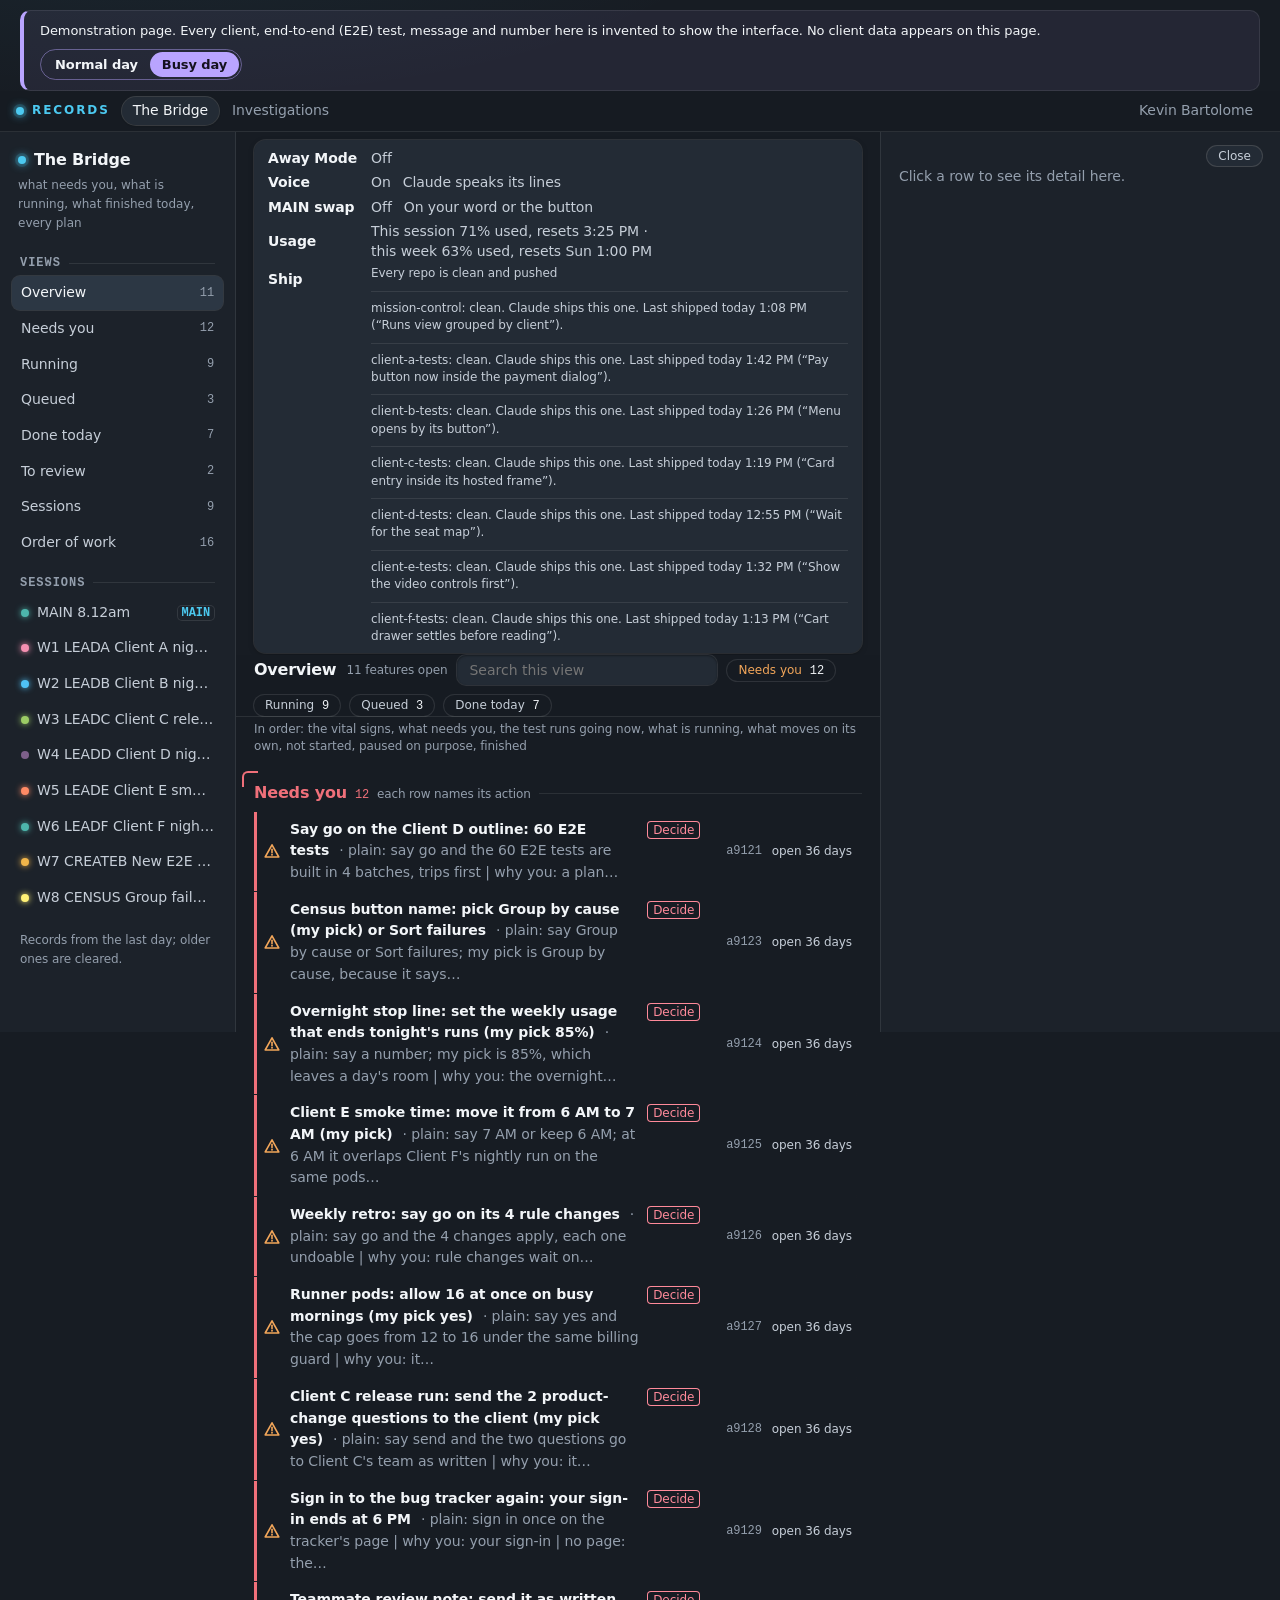
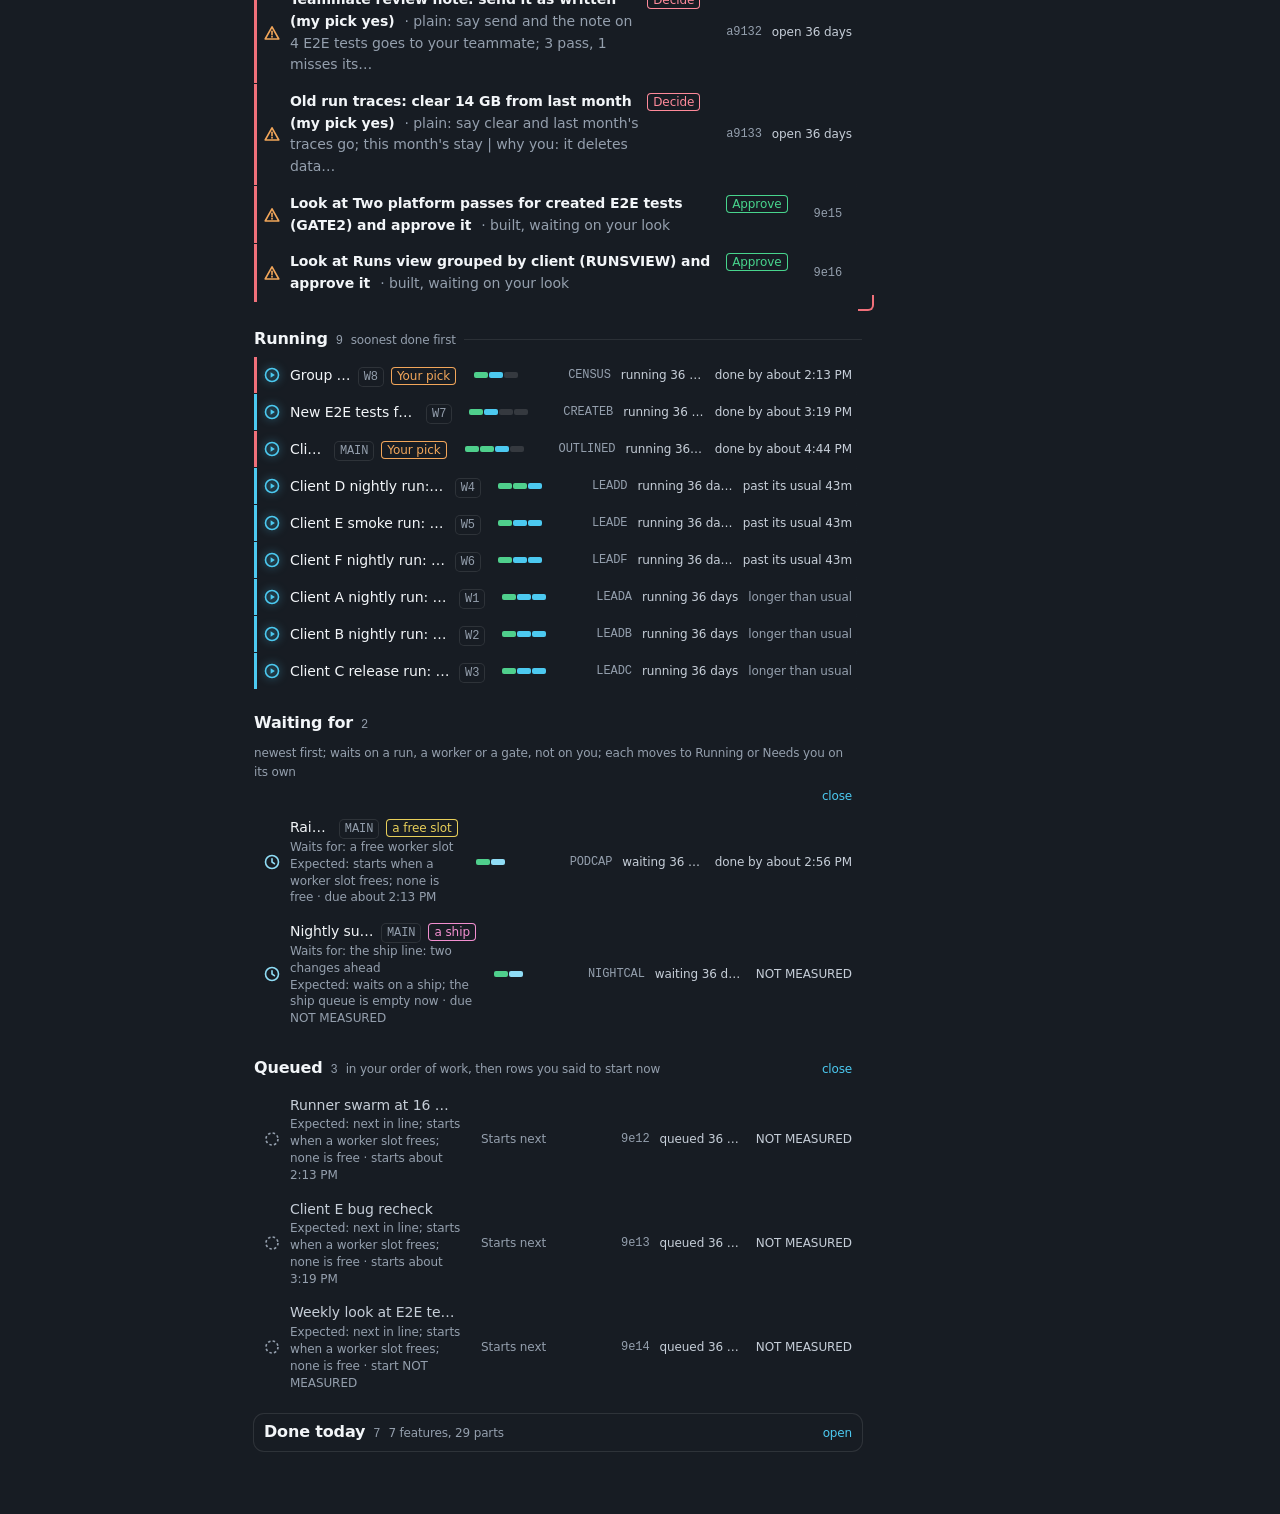
<file: bridge/busy/index.html>
<!doctype html><html><head><link rel="expect" href="#pv-end" blocking="render"><meta charset="utf-8"><meta name="viewport" content="width=device-width,initial-scale=1"><title>The Bridge on a busy day, a demonstration</title><style>html{zoom:1}
:root{--vh:calc(1vh / 1)}
:root{--fs-label:12px;--fs-text:14px;--fs-title:16px;--fs-verdict:20px}
small{font-size:var(--fs-label)}:root{--bg:#070b12;--bg2:#0a1019;--panel:#0d1420;--line:#173247;--line2:#1f4360;--fg:#d9eefb;--fg2:#b9d3e6;--dim:#7fa3b8;--accent:#39d0ff;--accent2:#7de3ff;--high:#ff5c6c;--med:#ffb84d;--yel:#f2d65c;--low:#6fd39a;--purple:#c9a7ff;--cyan:#39d0ff;--barh:0px}.rbar{position:sticky;top:0;z-index:20;display:flex;align-items:center;gap:4px;flex-wrap:wrap;min-height:var(--barh,0px);padding:4px 16px;background:var(--bg2);border-bottom:1px solid var(--line);font:var(--fs-text)/1.4 "Segoe UI",Inter,system-ui,-apple-system,sans-serif;color:var(--fg2);box-sizing:border-box}.rbar .rb-brand{display:flex;align-items:center;gap:8px;color:var(--cyan);font-weight:600;letter-spacing:.14em;text-transform:uppercase;font-size:var(--fs-label);margin-right:10px;white-space:nowrap}.rbar .rb-brand .dot{width:9px;height:9px;border-radius:50%;background:var(--cyan);box-shadow:0 0 8px var(--cyan)}.rbar .rb-tab{padding:5px 12px;border-radius:8px;color:var(--fg2);text-decoration:none;white-space:nowrap}.rbar a.rb-tab:hover{background:#0f1c2b;color:var(--fg)}.rbar .rb-tab.on{background:#102a3f;color:var(--fg);box-shadow:inset 0 -2px 0 var(--cyan)}.rbar .rb-scopes{margin-left:auto;display:flex;gap:6px;align-items:center;flex-wrap:wrap}.rbar .rb-scopes .n{color:var(--dim);font-size:var(--fs-label);margin-right:2px}.schip{display:inline-block;border:1px solid var(--line2);border-radius:999px;padding:2px 10px;color:var(--fg2);text-decoration:none;font-size:var(--fs-label);white-space:nowrap}a.schip:hover{border-color:var(--accent);color:var(--fg)}.schip.on{background:#102a3f;color:var(--fg);border-color:var(--accent)}.rbar .rb-key{color:var(--dim);font-size:var(--fs-label);margin-left:8px;white-space:nowrap}.rbar .rb-refresh{margin-left:auto;background:#102a3f;color:var(--fg);border:1px solid var(--accent);border-radius:999px;padding:3px 12px;cursor:pointer;font:inherit;font-size:var(--fs-label)}.rbar .rb-refresh:hover{background:var(--accent);color:#04121c}[id]{scroll-margin-top:calc(var(--barh,0px) + 12px)}.rbar .rb-grp{display:flex;align-items:center;gap:2px;flex-wrap:wrap}.rbar .rb-gt{display:contents}.rbar .rb-gl{display:inline-flex;align-items:center;gap:6px;font:inherit;font-size:var(--fs-label);letter-spacing:.12em;text-transform:uppercase;color:var(--dim);margin:0 0 0 6px;padding:3px 6px;white-space:nowrap;background:none;border:0;border-radius:999px;cursor:pointer}.rbar .rb-gl:hover{color:var(--fg);background:var(--hover,#0f1c2b)}.rbar .rb-gl:focus-visible{outline:2px solid var(--accent);outline-offset:1px}.rbar .rb-chev{width:4px;height:4px;border:solid currentColor;border-width:0 1.5px 1.5px 0;transform:rotate(135deg);opacity:.8}.rbar .rb-gn{display:none;font:600 var(--fs-label)/15px var(--mono,ui-monospace,monospace);font-style:normal;letter-spacing:0;min-width:15px;padding:0 4px;box-sizing:border-box;text-align:center;border-radius:999px;color:var(--fg);box-shadow:inset 0 0 0 1px var(--line2)}@media (prefers-reduced-motion:no-preference){.rbar .rb-chev{transition:transform .16s ease}}.rbar .rb-chg{background:transparent;color:var(--fg2);border:1px solid var(--line2);border-radius:999px;padding:3px 10px;cursor:pointer;font:inherit;font-size:var(--fs-label);white-space:nowrap;margin-left:6px}.rbar .rb-chg:hover{color:var(--fg);border-color:#2ea043}.rbar .rb-chg .sw{display:inline-block;width:8px;height:8px;border-radius:50%;margin-right:6px;background:#2ea043;vertical-align:middle}.rbar .rb-chg[aria-pressed=false] .sw{background:transparent;box-shadow:inset 0 0 0 1px var(--dim)}html[data-chg=off] mark.chg{background:none;box-shadow:none;padding:0;color:inherit}.rbar .rb-end{margin-left:auto;display:flex;align-items:center;gap:6px;flex-wrap:nowrap}.rbar .rb-end>*{margin-left:0}.row>.spd{flex:0 1 auto;min-width:0;max-width:300px;font-size:var(--fs-label);color:var(--dim);white-space:nowrap;overflow:hidden;text-overflow:ellipsis;font-variant-numeric:tabular-nums;cursor:help}@container (max-width:760px){.row>.spd{display:none}}.order{font-size:var(--fs-label);line-height:1.4;color:var(--dim);margin:0 0 12px}.why.vd[data-vd=stuck]{color:var(--high)}.row[data-basis] .why.vd::after{content:var(--due,'')}.row[data-stuck],.row[data-stop]{box-shadow:inset 4px 0 0 var(--high);background:color-mix(in srgb,var(--high) 13%,transparent)}.row[data-stuck] .why,.row[data-stop] .why{color:var(--high)}.row[data-stuck] .t::before{content:'\1F6D1  '}.row[data-away-in] .t .do::before{content:'\1F319';margin-right:.4em}.awin::before{content:'\1F319'}.awhead{font-size:var(--fs-text);line-height:1.45;margin:0 0 8px}.awhead .hqa{display:inline-flex;margin-left:8px;vertical-align:middle}.awhead .awpage{margin-left:8px;white-space:nowrap}.subh{display:flex;gap:8px;align-items:baseline;margin:12px 0 4px;font-size:var(--fs-label);letter-spacing:.06em;text-transform:uppercase;color:var(--fg2)}.subh b{color:var(--dim);font-weight:600}.awg>summary .subh::after{content:'open';font:500 var(--fs-label) var(--sans);letter-spacing:0;text-transform:none;color:var(--accent)}.awg[open]>summary .subh::after{content:'close'}.sysdown{font-size:var(--fs-text);line-height:1.4;color:var(--high);background:var(--red-tint);border-radius:8px;padding:8px 12px;margin:0 0 12px}details.older>summary{cursor:pointer}details.older .oli{padding:1px 0 1px 14px}
.sib{display:inline-flex;flex-wrap:wrap;gap:3px;flex:0 1 auto;align-items:center;min-width:0;max-width:34%;font:var(--fs-label)/1.5 var(--mono);color:var(--dim);cursor:help}.sib i{font-style:normal;white-space:nowrap;box-shadow:var(--ring,0 0 0 1px var(--line));border-radius:4px;padding:0 5px}.sib i.more{box-shadow:none;padding:0 2px}.tc>.sib{grid-column:1/-1;max-width:none;justify-self:start;margin-top:2px}
@media (max-width:760px){.sib{max-width:none;flex-basis:100%}}
.inshort{--c:var(--accent);border-left:4px solid var(--c);background:color-mix(in srgb,var(--c) 13%,var(--panel,#1b2130));border-radius:8px;padding:10px 14px 12px;margin:10px 0 14px}.inshort[data-you]{--c:var(--high)}
.inshort h4{color:var(--c);text-transform:uppercase;letter-spacing:.06em;font-size:var(--fs-label);margin:0 0 4px;font-weight:700}.inshort>div{color:var(--fg,#e6e9ef);font-size:var(--fs-title);line-height:1.5;overflow-wrap:anywhere}
.facts{display:grid;grid-template-columns:fit-content(40%) minmax(0,1fr);gap:4px 14px;align-items:baseline;margin:6px 0}.facts>div{display:contents}
.facts dt{color:var(--dim);font-size:var(--fs-label);overflow-wrap:anywhere}.facts dd{margin:0;color:var(--fg);font-size:var(--fs-text);overflow-wrap:anywhere;font-variant-numeric:tabular-nums}.facts>.fw>dd{grid-column:1/-1}
.est{white-space:nowrap;cursor:help}.est .em,.estnote .em{font-style:normal;font-weight:600;color:var(--fg2);font-size:var(--fs-label);margin-left:2px;vertical-align:super}.estnote{color:var(--dim);font-size:var(--fs-label);margin:6px 0}
:root{--bg:#171c23;--bg2:#1c222a;--panel:#232b35;--hover:#29323d;--sel:#2c3744;--line:rgba(255,255,255,.09);--line2:rgba(255,255,255,.15);
--fg:#f2f5f8;--fg2:#c6ced8;--dim:#949fad;--accent:#4cc9f0;--accent2:#8fdcf5;--cyan:#4cc9f0;--high:#f0707a;--med:#f2a65a;--yel:#e8cf5a;--low:#4fcf8c;--purple:#b79cff;
--accent-tint:rgba(76,201,240,.13);--green-tint:rgba(79,207,140,.13);--orange-tint:rgba(242,166,90,.14);--red-tint:rgba(240,112,122,.14);--purple-tint:rgba(183,156,255,.13);
--ring:0 0 0 1px rgba(255,255,255,.10);--ring2:0 0 0 1px rgba(255,255,255,.16);
--card:0 0 0 1px rgba(255,255,255,.10),0 1px 2px rgba(0,0,0,.22),0 2px 6px rgba(0,0,0,.18);
--sans:Inter,"Segoe UI Variable Text","Segoe UI",system-ui,-apple-system,sans-serif;--mono:"JetBrains Mono","Cascadia Mono",Consolas,ui-monospace,monospace}
body{background:var(--bg);background-image:radial-gradient(900px 320px at 12% -120px,rgba(76,201,240,.07),transparent 70%);font:var(--fs-text)/1.55 var(--sans);letter-spacing:-.006em;color:var(--fg)}
*::-webkit-scrollbar-thumb{background:rgba(255,255,255,.1);border:3px solid transparent;background-clip:padding-box}
a{color:var(--accent);text-decoration-color:rgba(76,201,240,.4);text-underline-offset:2px}a:hover{color:var(--accent2)}
 
.rbar{min-height:0;background:rgba(23,28,35,.9);backdrop-filter:blur(10px);border-bottom:1px solid var(--line);font:var(--fs-text)/1.4 var(--sans);gap:2px;padding:6px 16px}
.rbar .rb-brand{color:var(--accent);font-size:var(--fs-label);letter-spacing:.16em;font-weight:600}
.rbar .rb-brand .dot{width:8px;height:8px;box-shadow:0 0 0 3px rgba(76,201,240,.15),0 0 10px var(--accent)}
.rbar .rb-tab{padding:4px 11px;border-radius:999px;color:var(--dim);font-weight:500}.rbar a.rb-tab:hover{background:var(--hover);color:var(--fg)}
.rbar .rb-tab.on{background:var(--panel);color:var(--fg);box-shadow:var(--ring2),0 1px 2px rgba(0,0,0,.3)}
.rbar .rb-key{font-family:var(--mono);font-size:var(--fs-label)}
.rbar .rb-refresh{background:var(--panel);border:0;box-shadow:var(--ring2);color:var(--fg2);font-weight:500}.rbar .rb-refresh:hover{background:var(--accent-tint);color:var(--accent)}
.schip{border:0;box-shadow:var(--ring);border-radius:999px;color:var(--fg2)}.schip.on{background:var(--accent-tint);color:var(--accent);box-shadow:none}
@media (max-width:760px){
 .rbar{padding:6px 10px}.rbar .rb-key{display:none}.rbar .rb-scopes{margin-left:0;width:100%;flex-wrap:nowrap;overflow-x:auto;padding-bottom:2px}
}

 
aside{background:var(--bg2);border-right:1px solid var(--line);padding:16px 12px}
.brand .name{color:var(--fg);font-size:var(--fs-title);font-weight:600;letter-spacing:-.01em;text-transform:none}
.brand .dot{width:8px;height:8px;background:var(--accent);box-shadow:0 0 0 3px rgba(76,201,240,.15),0 0 10px var(--accent)}
.brand small{color:var(--dim);font-size:var(--fs-label);letter-spacing:0}
.card{background:var(--panel);border:0;box-shadow:var(--card);border-radius:12px;padding:10px 12px;margin:6px 4px 8px}
.card:hover{box-shadow:var(--card),0 0 0 1px rgba(76,201,240,.35)}.card.on{box-shadow:var(--card),0 0 0 1px var(--accent)}
.card b{font-size:var(--fs-title);font-weight:600;letter-spacing:-.01em;font-family:var(--sans)}.card small{font-size:var(--fs-label)}
.nav h5,details.daysd summary{font-size:var(--fs-label);font-weight:500;color:var(--dim);margin:16px 8px 6px}
.nav h5{display:flex;align-items:center;gap:8px;text-transform:uppercase;letter-spacing:.08em;font:600 var(--fs-label) var(--mono)}.nav h5::after{content:"";flex:1;min-width:24px;height:1px;background:var(--line)}
.view{padding:6px 9px;border-radius:8px;color:var(--fg2);font-weight:500}.view:hover{background:var(--hover)}
.view.on{background:var(--sel);color:var(--fg);box-shadow:var(--ring)}.view .c{font-family:var(--mono);font-size:var(--fs-label)}
.scv{border:0;box-shadow:var(--ring);border-radius:999px;padding:2px 10px;color:var(--fg2)}.scv.on{background:var(--accent-tint);color:var(--accent);box-shadow:none}
.side-foot{font-size:var(--fs-label);line-height:1.6}
 
.hdr{background:rgba(23,28,35,.9);backdrop-filter:blur(10px);border-bottom:1px solid var(--line);min-height:52px}
.hdr h1{white-space:normal;flex:0 0 auto;color:var(--fg);font-size:var(--fs-title);font-weight:600;letter-spacing:-.015em;text-transform:none}
.hdr .cnt{font-size:var(--fs-label);white-space:normal;flex:0 1 auto;min-width:0}.hdr .k{font-size:var(--fs-label)}
.hdr .k b{font-family:var(--mono);font-weight:500;border:0;box-shadow:var(--ring2);background:var(--panel);border-radius:5px;padding:0 5px;color:var(--fg2)}
.hdr input{width:auto;flex:1 1 220px;min-width:110px;background:var(--panel);border:0;box-shadow:var(--ring),inset 0 1px 2px rgba(0,0,0,.35);border-radius:9px;padding:7px 12px;font:var(--fs-text) var(--sans)}
.hdr input:focus{box-shadow:0 0 0 1px var(--accent),0 0 0 4px rgba(76,201,240,.15)}
.hdr .chip,.hdr button{white-space:nowrap}.unread{color:var(--accent)}.dayf{border:0;background:var(--accent-tint);color:var(--accent);border-radius:999px}
 
.ovw{margin:12px 16px 4px;padding:10px 14px;background:var(--panel);border:0;border-radius:12px;box-shadow:var(--card);color:var(--dim);font-size:var(--fs-label)}
.ovw b{color:var(--fg);font-weight:600}
.lab,.tag{border:0;box-shadow:var(--ring);border-radius:999px}
.feat,.box{background:var(--panel);border:0;box-shadow:var(--card);border-radius:12px}
.chip{border:0;box-shadow:var(--ring);border-radius:999px;background:transparent}.chip.on{background:var(--accent-tint);color:var(--accent);box-shadow:none}
footer{border-top:1px solid var(--line)}
 
@media (max-width:760px){
 .app{display:block}
 aside{position:static;height:auto;border-right:0;border-bottom:1px solid var(--line);padding:12px}
 .brand{padding:0 4px 8px}.side-foot,details.daysd{display:none}
 aside .card{display:inline-block;width:calc(50% - 10px);vertical-align:top;margin:4px}
 .nav{display:flex;flex-wrap:wrap;gap:4px;align-items:center}.nav h5{width:100%;margin:8px 4px 2px}
 .view{flex:0 0 auto}.view .c{margin-left:6px}
 .hdr .cnt{white-space:normal;flex:1 1 100%;min-width:0}.hdr{height:auto;flex-wrap:wrap;padding:10px 12px;gap:6px 10px}.hdr .k{display:none}.hdr input{width:100%;max-width:none;margin-left:0}
 .ovw{margin:10px 10px 4px}
}

 
[hidden]{display:none!important}
body[data-page=progress]{margin:0;font:var(--fs-text)/1.55 var(--sans)}
.row[data-do] .t{white-space:normal}.t .do{color:var(--fg);font-weight:600}.t .about{color:var(--dim);font-weight:400;margin-left:10px}.t .about::before{content:"· ";}
.act kbd{min-width:0;margin-left:7px;padding:0 5px;border-radius:4px;font:var(--fs-label)/1.5 var(--mono);color:var(--dim);box-shadow:var(--ring2);background:transparent}
.app{display:grid;grid-template-columns:236px minmax(0,1fr) 400px;min-height:calc(100 * var(--vh,1vh) - var(--barh,0px))}
aside{position:sticky;top:var(--barh,0px);height:calc(100 * var(--vh,1vh) - var(--barh,0px));overflow:auto;box-sizing:border-box}
.brand{padding:0 6px 10px}.brand .name{display:flex;align-items:center;gap:8px}.brand .dot{display:inline-block;border-radius:50%}.brand small{display:block;margin-top:4px}
.nav{display:flex;flex-direction:column;gap:2px}.nav h5{margin:14px 8px 4px}
.view,.sess{display:flex;align-items:center;gap:8px;text-decoration:none;cursor:pointer;padding:6px 9px;border-radius:8px;color:var(--fg2)}
.view:hover,.sess:hover{background:var(--hover);color:var(--fg)}.view.on,.sess.on{background:var(--sel);color:var(--fg);box-shadow:var(--ring)}
.view .c{margin-left:auto;color:var(--dim)}.sess span{min-width:0;overflow:hidden;text-overflow:ellipsis;white-space:nowrap}
.sess i{flex:none;width:8px;height:8px;border-radius:50%;background:var(--c,var(--dim));opacity:.55}.sess i[data-state=running]{opacity:1;box-shadow:0 0 6px var(--c,var(--accent))}
.mn{font:600 var(--fs-label) var(--mono);color:var(--accent);box-shadow:var(--ring);border-radius:4px;padding:0 4px;margin-left:auto}
.side-foot{color:var(--dim);margin:16px 8px 0}
main.pm{min-width:0;padding:0 0 60px;container-type:inline-size;font-size:var(--fs-text)}
#status{margin:14px 18px 2px;padding:10px 14px;border-radius:12px;background:var(--panel);box-shadow:var(--card);color:var(--fg);font-size:var(--fs-text);overflow-wrap:anywhere}
#status[data-needs]:not([data-needs="0"]){box-shadow:var(--card),inset 3px 0 0 var(--nc,var(--med))}
.hdr{position:sticky;top:var(--barh,0px);z-index:5;display:flex;align-items:center;gap:10px;padding:0 18px;flex-wrap:wrap}
.hdr h1{margin:0;flex:0 0 auto;max-width:100%;overflow-wrap:anywhere}.hdr .cnt{color:var(--dim)}.hdr input.q{max-width:260px;color:var(--fg)}
.fchip{border:0;box-shadow:var(--ring);background:transparent;color:var(--fg2);border-radius:999px;padding:3px 11px;font:500 var(--fs-label) var(--sans);cursor:pointer;white-space:nowrap}
.fchip b{font-family:var(--mono);font-weight:500;margin-left:4px;color:var(--fg)}.fchip:hover{background:var(--hover)}.fchip.on{background:var(--accent-tint);color:var(--accent);box-shadow:none}
.fchip[data-filter=needs]{color:var(--med)}
.back{display:flex;gap:8px;align-items:center;margin:12px 18px 0;font-size:var(--fs-label)}.back a{cursor:pointer;text-decoration:none}
.body{padding:4px 18px 0}.empty{color:var(--dim);padding:30px 4px}
.sec,.rsec{margin:16px 0 4px;position:relative}.rsec h2,.sec h2{display:flex;align-items:baseline;gap:8px;flex-wrap:wrap;margin:0 0 6px;font-size:var(--fs-title);font-weight:600;color:var(--fg);letter-spacing:-.01em}
.sec>h2::after,.rsec>h2::after{content:"";flex:1;min-width:24px;height:1px;align-self:center;background:var(--line)}
.sec h2 .c,.rsec h2 .c{font:500 var(--fs-label) var(--mono);color:var(--dim)}.rsec h2{display:flex;align-items:baseline;gap:8px;flex-wrap:wrap;margin:0 0 6px;font-size:var(--fs-title)}.sec h2 .note,.rsec h2 .note{font-weight:400;font-size:var(--fs-label);color:var(--dim)}
details.fold>summary{list-style:none;cursor:pointer}details.fold>summary::-webkit-details-marker{display:none}
details.fold>summary h2{margin:0;padding:6px 10px;border-radius:10px;box-shadow:var(--ring)}details.fold>summary h2::after{content:"open";margin-left:auto;font:500 var(--fs-label) var(--sans);color:var(--accent)}
details.fold[open]>summary h2{box-shadow:none;padding-left:0}details.fold[open]>summary h2::after{content:"close"}
.sec[data-sec=needs]{padding:10px 12px 8px;margin-left:-12px;margin-right:-12px}
.sec[data-sec=needs]::before,.sec[data-sec=needs]::after{content:"";position:absolute;width:14px;height:14px;border:2px solid var(--nc,var(--med));pointer-events:none}
.sec[data-sec=needs]::before{top:0;left:0;border-right:0;border-bottom:0;border-radius:6px 0 0 0}.sec[data-sec=needs]::after{bottom:0;right:0;border-left:0;border-top:0;border-radius:0 0 6px 0}
.sec[data-sec=needs] h2>span:first-child,.sec[data-sec=needs][data-level] h2 .c{color:var(--nc,var(--med))}[data-level=low]{--nc:var(--low)}[data-level=mid]{--nc:var(--yel)}[data-level=high]{--nc:var(--high)}
.row{display:flex;align-items:center;gap:10px;padding:7px 10px;margin:1px 0;border-radius:9px;cursor:pointer;outline:none;min-height:22px}.row[data-kind=session]{border-radius:0 9px 9px 0;box-shadow:inset 3px 0 0 var(--c,transparent)}
.row:hover{background:var(--hover)}.row.cur{background:var(--sel);box-shadow:var(--ring2)}.row:focus-visible{box-shadow:0 0 0 1px var(--accent)}.row.hide{display:none}
.ic{flex:none;width:16px;height:16px;display:inline-flex}.ic svg{width:16px;height:16px}
[data-state=running]>.ic,.stc[data-state=running]{color:var(--accent)}[data-state=you]>.ic,.stc[data-state=you]{color:var(--med)}[data-state=paused]>.ic,.stc[data-state=paused]{color:var(--purple)}[data-state=waiting]>.ic,.stc[data-state=waiting]{color:var(--accent2)}
[data-state=idle]>.ic,.stc[data-state=idle]{color:var(--dim)}[data-state=done]>.ic,.stc[data-state=done]{color:var(--low)}[data-state=blocked]>.ic,.stc[data-state=blocked]{color:var(--high)}
.row[data-state=running]>.ic svg{filter:drop-shadow(0 0 4px rgba(76,201,240,.65))}
.t{flex:1 1 200px;min-width:120px;overflow:hidden;text-overflow:ellipsis;white-space:nowrap;color:var(--fg)}.row[data-state=done] .t,.row[data-state=idle] .t{color:var(--fg2)}
.tc{flex:1 1 200px;min-width:120px;display:grid;grid-template-columns:minmax(var(--tmin,0px),max-content) auto minmax(0,1fr);justify-content:start;align-items:baseline;column-gap:8px}.tc>.t{min-width:0}
.by{flex:none;justify-self:start;font-size:var(--fs-label);line-height:1.5;color:var(--purple);box-shadow:inset 0 0 0 1px currentColor;border-radius:4px;padding:0 6px;white-space:nowrap}.by[data-by=noreason]{color:var(--yel)}
.wf{flex:none;justify-self:start;font-size:var(--fs-label);line-height:1.5;color:var(--accent2);box-shadow:inset 0 0 0 1px currentColor;border-radius:4px;padding:0 6px;white-space:nowrap;cursor:help}
.kbox .kws{display:grid;grid-template-columns:max-content 1fr;gap:6px 12px;align-items:baseline;padding:3px 0;color:var(--fg2)}.kbox .kw{display:contents}
.own{flex:none;justify-self:start;font:var(--fs-label)/1.5 var(--mono);color:var(--dim);box-shadow:var(--ring);border-radius:4px;padding:0 5px;white-space:nowrap}
.owns{flex:none;justify-self:start;display:inline-flex;gap:4px;white-space:nowrap}.tc:has(>.owns){--tmin:3em;min-width:min-content}.owns>.owc{display:none;cursor:help}
@container (max-width:849px){.row:has(>.tc>.owns)>.oage{display:none}}@container (max-width:679px){.owns>.own{display:none}.owns>.owc{display:inline}}@container (max-width:639px){.tc:has(>.owns){--tmin:0px}}
@container (max-width:722px){.owns:has(>:nth-child(5))>.own{display:none}.owns:has(>:nth-child(5))>.owc{display:inline}}@container (max-width:765px){.owns:has(>:nth-child(6))>.own{display:none}.owns:has(>:nth-child(6))>.owc{display:inline}}
@container (max-width:808px){.owns:has(>:nth-child(7))>.own{display:none}.owns:has(>:nth-child(7))>.owc{display:inline}}@container (max-width:851px){.owns:has(>:nth-child(8))>.own{display:none}.owns:has(>:nth-child(8))>.owc{display:inline}}
@container (max-width:894px){.owns:has(>:nth-child(9))>.own{display:none}.owns:has(>:nth-child(9))>.owc{display:inline}}@container (max-width:937px){.owns:has(>:nth-child(10))>.own{display:none}.owns:has(>:nth-child(10))>.owc{display:inline}}
.why{grid-column:1/-1;min-width:0;font-size:var(--fs-label);line-height:1.4;color:var(--dim);white-space:normal;overflow-wrap:anywhere}
.row[data-stuck] .why{color:var(--med)}
.ph,.meta,.pw,.w,.sz{flex:0 1 auto;min-width:0;font-size:var(--fs-label);color:var(--dim);white-space:nowrap;max-width:230px;overflow:hidden;text-overflow:ellipsis}
.ph{flex:0 1 150px}.w{flex:0 0 130px}.sz{flex:0 0 110px}.w[data-waits=you-go],.w[data-waits=you-pick]{color:var(--med)}.w[data-waits=paused]{color:var(--purple)}
.seg{flex:none;display:flex;gap:1px;width:84px;overflow:hidden}.seg:empty{display:none}.seg i{flex:1 1 0;min-width:1px;max-width:14px;height:6px;border-radius:2px;background:rgba(255,255,255,.13)}
.seg.bar{gap:0;border-radius:3px}.seg.bar i{min-width:0;max-width:none;border-radius:0}.row[data-kind=decision]>.ic{color:var(--fg2)}.seg i[data-s=done]{background:var(--low)}.seg i[data-s=doing]{background:var(--accent)}.seg i[data-s=paused]{background:var(--accent2)}.seg i[data-s=held]{background:var(--purple)}.seg i[data-s=blocked]{background:var(--med)}
.id,.mono{font-family:var(--mono);font-size:var(--fs-label);color:var(--dim)}.id{flex:0 6 auto;min-width:min-content;text-align:right;overflow-wrap:normal}
.tm{flex:none;font-size:var(--fs-label);color:var(--fg2);white-space:nowrap;overflow:hidden;text-overflow:ellipsis;max-width:240px;text-align:right}.tm[data-noeta]{color:var(--dim)}
.row>.act{flex:none}
.btn,.cc{border:0;box-shadow:var(--ring2);background:var(--panel);color:var(--fg2);border-radius:999px;padding:3px 11px;font:500 var(--fs-label) var(--sans);cursor:pointer;white-space:nowrap}
.btn:hover,.cc:hover{background:var(--accent-tint);color:var(--accent)}.btn[data-key=a]{color:var(--med)}.cc{font-family:var(--mono);border-radius:7px;white-space:normal;text-align:left;overflow-wrap:anywhere}
.kids{margin:0 0 6px 26px;padding-left:8px;border-left:1px solid var(--line2)}.kids .row{padding:5px 10px}
.pl{padding:4px 10px;font-size:var(--fs-text);color:var(--fg2);overflow-wrap:anywhere}.pl .mono{display:inline-block;min-width:64px}
details.eng{display:inline}details.eng summary{display:inline;cursor:pointer;color:var(--accent);font-size:var(--fs-label);margin-left:6px}details.eng[open]{display:block;color:var(--fg2);font-size:var(--fs-label);margin:4px 0 4px 70px}
.aq{padding:4px 10px;font-size:var(--fs-text);color:var(--fg2)}.aq a{cursor:pointer}.older{margin:14px 0;font-size:var(--fs-label);color:var(--dim)}.older a{cursor:pointer}
h3.sub{font-size:var(--fs-label);color:var(--dim);font-weight:500;margin:14px 0 4px}
#panel{position:sticky;top:var(--barh,0px);height:calc(100 * var(--vh,1vh) - var(--barh,0px));overflow:auto;box-sizing:border-box;background:var(--bg2);border-left:1px solid var(--line);padding:14px 18px 40px}
#pclose{float:right}.pbody .empty{padding:20px 0}
.ptop{display:flex;align-items:center;gap:10px;margin-bottom:6px}.stc{display:inline-flex;align-items:center;gap:6px;font-size:var(--fs-label);font-weight:600}.stc svg{width:15px;height:15px}
.pid{font:var(--fs-label) var(--mono);color:var(--dim)}.oage{white-space:nowrap}.row>.oage{flex:none;font-size:var(--fs-label);color:var(--fg2)}.row>.oage[data-w]{flex:0 1 auto;min-width:0;overflow:hidden;text-overflow:ellipsis}.ptop .oage{font:var(--fs-label) var(--mono);color:var(--dim)}.ptop .oage::before{content:"· "}.pt{font-size:var(--fs-title);font-weight:600;margin:0 0 4px;overflow-wrap:anywhere;color:var(--fg)}.pm{color:var(--fg2);font-size:var(--fs-label)}
.blk{margin-top:12px}.blk h4{margin:0 0 3px;font-size:var(--fs-label);font-weight:600;color:var(--dim)}.blk>div{color:var(--fg);overflow-wrap:anywhere}.blk .dim{color:var(--dim)}
.kvl{display:grid;grid-template-columns:max-content 1fr;gap:4px 12px;align-items:baseline}.kvl>b{font-weight:500;color:var(--fg2);white-space:nowrap}.kvl>span{color:var(--fg);overflow-wrap:anywhere}.pm .kvl{margin-top:4px;font-size:var(--fs-text)}.kvl>.w{grid-column:1/-1}.await[data-now]{color:var(--accent)}
@media (max-width:600px){.kvl{grid-template-columns:1fr;gap:0}.kvl>b{margin-top:6px}}
.ctx .kvl{grid-template-columns:1fr;gap:1px 0}.ctx .kvl>b{margin-top:8px;font-size:var(--fs-label);color:var(--dim)}.ctx .kvl>b:first-child{margin-top:0}.ctx .cq{margin:0 0 6px}.ctx .evl>div{margin:2px 0}.ctx .evl .evnew{color:var(--fg)}.ctx .evl .evnew::before{content:"new";margin-right:6px;font:600 var(--fs-label) var(--mono);color:var(--accent)}.ctx .evl .evold{opacity:.6}
.row.unread .t::before{content:"";display:inline-block;width:7px;height:7px;border-radius:50%;background:var(--accent);margin-right:7px;vertical-align:middle}
.it{margin:6px 0;padding:8px 10px;border-radius:10px;background:var(--panel);box-shadow:var(--ring)}.it .btn{margin-top:6px}
.acts{display:flex;gap:8px;flex-wrap:wrap;align-items:center;margin-top:14px}.hint{color:var(--dim);font-size:var(--fs-label)}
details.full{margin-top:14px;color:var(--fg2);font-size:var(--fs-label);overflow-wrap:anywhere}details.full summary{cursor:pointer;color:var(--accent)}
.pre{white-space:pre-wrap;color:var(--fg2)}.sw{display:inline-flex;align-items:center;gap:6px}.sw i{width:8px;height:8px;border-radius:50%;background:var(--c,var(--dim))}
.rhead{display:flex;flex-wrap:wrap;gap:6px 14px;align-items:center;margin:10px 0;padding:10px 14px;border-radius:12px;background:var(--panel);box-shadow:var(--card)}.rhead .tl{color:var(--fg)}
.desc{color:var(--fg2);margin:8px 0}.rev{margin:8px 0;padding:10px 14px;border-radius:12px;box-shadow:var(--ring);color:var(--fg2)}.trio{display:flex;flex-wrap:wrap;gap:6px 18px;margin:8px 0;color:var(--fg2)}
.stg{padding:8px 10px;margin:4px 0;border-radius:10px;box-shadow:var(--ring);display:flex;flex-wrap:wrap;align-items:center;gap:6px 12px}.stg .sn{font-weight:600;min-width:180px;color:var(--fg)}.stg .sm{color:var(--fg2);font-size:var(--fs-label)}
.stg[data-state=running]{box-shadow:var(--ring),inset 3px 0 0 var(--accent)}.stg[data-state=done]{box-shadow:var(--ring),inset 3px 0 0 var(--low)}.stg[data-state=paused]{box-shadow:var(--ring),inset 3px 0 0 var(--purple)}.stg[data-state=waiting]{box-shadow:var(--ring),inset 3px 0 0 var(--accent2)}
.gt{flex:1 1 100%;font-size:var(--fs-label);color:var(--fg2)}.gt.pz{color:var(--purple)}
.pf{display:flex;gap:6px;flex-wrap:wrap;margin:0 0 6px}.pf button{border:0;box-shadow:var(--ring);background:transparent;color:var(--fg2);border-radius:999px;padding:2px 10px;font:500 var(--fs-label) var(--sans);cursor:pointer}.pf button.on{background:var(--accent-tint);color:var(--accent);box-shadow:none}
.foot{color:var(--dim);font-size:var(--fs-label);margin:18px 0}
#keys{position:fixed;inset:0;z-index:50;background:rgba(0,0,0,.55);display:flex;align-items:center;justify-content:center}.kbox{background:var(--panel);box-shadow:var(--card);border-radius:14px;padding:16px 20px;min-width:300px}
.kbox h3{margin:0 0 8px;font-size:var(--fs-title);color:var(--fg)}.k{display:flex;gap:12px;padding:3px 0;color:var(--fg2)}.k kbd{font:var(--fs-label) var(--mono);min-width:48px;color:var(--fg)}
@media (prefers-reduced-motion:no-preference){
 .row[data-state=running]>.ic svg{animation:pgpulse 2.4s ease-in-out infinite}
 .sec[data-sec=needs]::before,.sec[data-sec=needs]::after{animation:pgcorner 2.4s ease-in-out infinite}
 @keyframes pgpulse{50%{filter:drop-shadow(0 0 7px rgba(76,201,240,.9))}}@keyframes pgcorner{50%{opacity:.45}}
}
@container (max-width:760px){.ph,.meta,.sz{display:none}.tm{max-width:150px}}
@container (max-width:520px){.row{flex-wrap:wrap;gap:4px 8px}.t,.tc{flex:1 1 calc(100% - 30px);white-space:normal}.ph,.meta,.sz{display:inline}.tm{text-align:left;max-width:none}.seg{width:90px}}
@media (max-width:1100px){
 .app{grid-template-columns:236px minmax(0,1fr)}
 #panel{position:fixed;right:0;top:var(--barh,0px);bottom:0;height:auto;width:min(400px,calc(94vw / 1));z-index:40;transform:translateX(105%);transition:transform .18s ease-out;box-shadow:-12px 0 30px rgba(0,0,0,.45)}
 body.po #panel{transform:none}
}
@media (max-width:760px){
 .app{display:block}aside{position:static;height:auto;border-right:0;border-bottom:1px solid var(--line);padding:12px}.side-foot{display:none}
 .nav{flex-direction:row;flex-wrap:wrap;gap:4px}.nav h5,.brand small,.nav .sess{display:none}.brand{padding:0 4px 6px}.view{flex:0 0 auto;padding:4px 9px}.view .c{margin-left:6px}
 .hdr{position:static;flex-wrap:wrap}.hdr input.q{max-width:none}.body{padding:4px 10px 0}#status{margin:10px 10px 2px}.back{margin:10px 10px 0}
 .stg .sn{min-width:0}.kids{margin-left:12px}.sec[data-sec=needs]{margin-left:-8px;margin-right:-8px;padding-left:8px;padding-right:8px}
}
:root{--wf-lock:#ff8a9a;--wf-worker:#3fd6a5;--wf-ship:#f28fd0;--wf-slot:#e8cf5a;--wf-run:#4cc9f0;--wf-main:#b79cff;--wf-stage:#b6e05c;--wf-held:#6fa0ff;}.wf[data-wf=lock]{color:var(--wf-lock)}.wf[data-wf=worker]{color:var(--wf-worker)}.wf[data-wf=ship]{color:var(--wf-ship)}.wf[data-wf=slot]{color:var(--wf-slot)}.wf[data-wf=run]{color:var(--wf-run)}.wf[data-wf=main]{color:var(--wf-main)}.wf[data-wf=stage]{color:var(--wf-stage)}.wf[data-wf=held]{color:var(--wf-held)}
:root{--wf-date:#e3f3c4;--wf-event:#55e755;--wf-after:#c09c7c;--wf-ask:#ffd6e0;--wf-word:#eb70eb;}.wn{flex:none;justify-self:start;font-size:var(--fs-label);line-height:1.5;box-shadow:inset 0 0 0 1px currentColor;border-radius:4px;padding:0 6px;white-space:nowrap;cursor:help}.wn[data-wn=lock]{color:var(--wf-lock)}.wn[data-wn=worker]{color:var(--wf-worker)}.wn[data-wn=ship]{color:var(--wf-ship)}.wn[data-wn=slot]{color:var(--wf-slot)}.wn[data-wn=run]{color:var(--wf-run)}.wn[data-wn=main]{color:var(--wf-main)}.wn[data-wn=stage]{color:var(--wf-stage)}.wn[data-wn=held]{color:var(--wf-held)}.wn[data-wn=date]{color:var(--wf-date)}.wn[data-wn=event]{color:var(--wf-event)}.wn[data-wn=after]{color:var(--wf-after)}.wn[data-wn=ask]{color:var(--wf-ask)}.wn[data-wn=word]{color:var(--wf-word)}.row .tc:has(>.wn){grid-template-columns:minmax(var(--tmin,0px),max-content) auto auto auto minmax(0,1fr)}.row .tc:has(>.tq):has(>.wn){grid-template-columns:minmax(var(--tmin,0px),max-content) auto auto auto auto minmax(0,1fr)}
.tq,.tqk{flex:none;justify-self:start;font-size:var(--fs-label);line-height:1.5;color:var(--accent);box-shadow:inset 0 0 0 1px currentColor;border-radius:4px;padding:0 6px;white-space:nowrap;cursor:help}span[data-rb=you]{color:var(--med)}span[data-rb=red]{color:#fea8f6}span[data-rb=lock]{color:#d2e0ea}span[data-rb=cpu]{color:#f4e151}span[data-rb=line]{color:#a693f5}span[data-rb=live]{color:#43d58f}span[data-rb=idle]{color:#f57595;font-weight:600}span[data-rb=wait]{color:#74fc00}.tc:has(>.tq,>.by,>.wf,>.nb){grid-template-columns:minmax(var(--tmin,0px),max-content) auto auto minmax(0,1fr);min-width:min-content}.tc:has(>.tq):has(>.by,>.wf,>.nb){grid-template-columns:minmax(var(--tmin,0px),max-content) auto auto auto minmax(0,1fr)}.tqline{display:flex;flex-wrap:wrap;align-items:baseline;gap:4px 16px;margin:0 0 6px;padding:5px 10px;border-radius:9px;box-shadow:var(--ring);font-size:var(--fs-label);line-height:1.5;color:var(--fg2)}.tqline .tqh{font:500 var(--fs-label) var(--mono);color:var(--dim);letter-spacing:.04em;text-transform:uppercase}.tqline .tqg>b{font-weight:500;color:var(--dim);margin-right:4px}.tqline .tqg[data-at=now]>b{color:var(--accent)}.tqline .tqi a{color:var(--fg);cursor:pointer}.tqline .tqi a:hover{text-decoration:underline}.tqline .tqi .own{margin-left:5px}.tqline .tqi .dim{color:var(--dim)}
:root{--nb-plan:#b79cff;--nb-decide:#ff8a9a;--nb-approve:#48d58d;--nb-read:#4cc9f0;--nb-task:#e8cf5a;--nb-answer:#f2f5f8;}.nb{flex:none;justify-self:start;font-size:var(--fs-label);line-height:1.5;color:var(--nbc);box-shadow:inset 0 0 0 1px currentColor;border-radius:4px;padding:0 6px;white-space:nowrap;cursor:help}.nb[data-nb=plan]{--nbc:var(--nb-plan)}.nb[data-nb=decide]{--nbc:var(--nb-decide)}.nb[data-nb=approve]{--nbc:var(--nb-approve)}.nb[data-nb=read]{--nbc:var(--nb-read)}.nb[data-nb=task]{--nbc:var(--nb-task)}.nb[data-nb=answer]{--nbc:var(--nb-answer)}
.row[data-fam=red]:not([data-stuck]):not([data-stop]){--fe:var(--high);border-radius:0 9px 9px 0;box-shadow:inset 3px 0 0 var(--fe)}.row[data-fam=yellow]:not([data-stuck]):not([data-stop]){--fe:var(--yel);border-radius:0 9px 9px 0;box-shadow:inset 3px 0 0 var(--fe)}.row[data-fam=blue]:not([data-stuck]):not([data-stop]){--fe:var(--accent);border-radius:0 9px 9px 0;box-shadow:inset 3px 0 0 var(--fe)}.row[data-fam=green]:not([data-stuck]):not([data-stop]){--fe:var(--low);border-radius:0 9px 9px 0;box-shadow:inset 3px 0 0 var(--fe)}.row[data-fam].cur:not([data-stuck]):not([data-stop]){box-shadow:inset 3px 0 0 var(--fe,transparent),var(--ring2)}.row[data-fam]:focus-visible:not([data-stuck]):not([data-stop]){box-shadow:inset 3px 0 0 var(--fe,transparent),0 0 0 1px var(--accent)}
#status[data-verdict]{font-size:var(--fs-verdict);font-weight:600;line-height:1.35}.gnums{display:grid;grid-template-columns:repeat(4,minmax(0,1fr));gap:10px;margin:8px 18px 2px}.gnums .row.gn{display:flex;flex-direction:column;align-items:flex-start;gap:2px;margin:0;padding:10px 14px;border-radius:12px;background:var(--panel);box-shadow:var(--card);min-height:0;min-width:0}.gnums .row.gn:hover,.gnums .row.gn:focus-visible{box-shadow:var(--card),inset 0 0 0 1px var(--accent)}.gnums .row.gn.cur{background:var(--sel)}.gnums .gv{font-size:var(--fs-verdict);font-weight:600;color:var(--fg);font-variant-numeric:tabular-nums;overflow-wrap:anywhere}.gnums .gl{font-size:var(--fs-label);color:var(--fg2);overflow-wrap:anywhere}.gnums .row.gn[data-state=blocked] .gv{color:var(--high)}
.hqa{display:flex;flex-wrap:wrap;gap:8px;align-items:center;margin:6px 0}.hqb{display:flex;flex-wrap:wrap;gap:8px}.hqin{flex:1 1 260px;min-width:0;background:var(--panel);color:var(--fg);border:0;box-shadow:var(--ring),inset 0 1px 2px rgba(0,0,0,.35);border-radius:8px;padding:6px 11px;font:var(--fs-text) var(--sans)}.hqa[data-plan4] .hqb{flex:1 1 100%;display:grid;grid-template-columns:1fr 1fr;gap:8px}.hqa[data-plan4] .hqb .btn{justify-content:center}textarea.hqin{flex-basis:100%;resize:vertical;min-height:62px;line-height:1.4}.hqin:focus{outline:none;box-shadow:0 0 0 1px var(--accent),0 0 0 4px rgba(76,201,240,.15)}.hqst{flex-basis:100%;font-size:var(--fs-label);color:var(--fg2)}.hqst[data-bad='1']{color:var(--high)}.btn.act.armed{color:var(--high);box-shadow:0 0 0 1px var(--high)}.btn.act[disabled]{opacity:.6}.hqpicks{flex-basis:100%;display:flex;flex-wrap:wrap;gap:6px 18px;min-width:0}.hqpick{display:inline-flex;align-items:center;gap:7px;white-space:nowrap;color:var(--fg);font-size:var(--fs-text);cursor:pointer}.hqpick input{width:15px;height:15px;margin:0;accent-color:var(--accent);cursor:pointer}.hqpick .c{color:var(--dim);font-size:var(--fs-label)}.hqpick input:not(:checked)~span{color:var(--dim)}.btop{margin:8px 18px 2px;padding:8px 14px;border-radius:12px;background:var(--panel);box-shadow:var(--card);display:grid;grid-template-columns:max-content minmax(0,1fr);gap:4px 14px;align-items:center;font-size:var(--fs-text);line-height:1.45}.btop>b{font-weight:600;color:var(--fg)}.btop .btv{display:flex;flex-wrap:wrap;align-items:center;gap:4px 12px;min-width:0;color:var(--fg2)}.btop .btus{display:block}.btop .nw{white-space:nowrap}.btop [data-bad='1']{color:var(--high)}.btop .hqa{margin:0;flex:0 1 auto}.btop .hqin{flex:0 0 14em;width:14em;padding:4px 10px}.btop .hqst{flex-basis:auto}.btop[data-away=on]{box-shadow:var(--card),inset 3px 0 0 var(--accent2)}.btop .btst[data-away-state=on]{color:var(--accent2);font-weight:600}.btop .btst[data-swap-state=auto]{color:var(--accent2);font-weight:600}.btop .btst[data-swap-pending]{color:var(--med);font-weight:600}@media (max-width:909px){.sec h2 .spw{display:none}}.btop>b[data-btl=ship]{align-self:start;padding-top:4px}.btop .btship{display:block;align-self:start}.btop .btship .hqa{margin:0}.btop .btship .hqpicks{flex:0 1 auto}.btop .btship .hqin{flex:1 1 18em;width:auto}.btop .ctls{font-size:var(--fs-label);color:var(--fg2)}.btop .ctls[data-bad='1']{color:var(--high)}.btop .ctls[data-ship-last]{margin-top:4px}.btop .shipown{display:flex;flex-wrap:wrap;align-items:center;gap:4px 12px;margin-top:8px;padding-top:8px;border-top:1px solid var(--line)}.btop .shipown>.ctls{flex:0 1 auto;min-width:0}.btop .shipown>.hqa{flex:1 1 24em}.btop .shiprf{margin-top:8px;padding:2px 0 2px 12px;border-left:2px solid var(--high)}.btop .shiprf .rfh{font-size:var(--fs-label);font-weight:600;color:var(--high)}.btop .rff{margin-top:4px}.btop .rff+.rff{padding-top:4px;border-top:1px solid var(--line)}.btop .rfp{font:var(--fs-label)/1.45 var(--mono,monospace);color:var(--fg);overflow-wrap:anywhere}.btop .rfd{font:var(--fs-label)/1.4 var(--mono,monospace);color:var(--dim);overflow-wrap:anywhere}.btop .rfl{display:grid;grid-template-columns:76px minmax(0,1fr);gap:12px;margin-top:4px;font-size:var(--fs-label);line-height:1.45;color:var(--fg2)}.btop .rfl b{font-weight:600;color:var(--dim)}.btop .btst[data-voice-state=off]{color:var(--dim)}</style><style>.demo-banner{margin:10px 20px 0;border:1px solid var(--line,#2a3440);border-left:4px solid #b9a4ff;background:rgba(185,164,255,.08);color:var(--fg,#e6edf3);border-radius:10px;padding:10px 16px;font-size:13px;line-height:1.5;display:flex;flex-wrap:wrap;align-items:center;justify-content:space-between;gap:8px 16px}.db-sw{display:inline-flex;flex:none;border:1px solid rgba(185,164,255,.45);border-radius:999px;padding:2px}.db-sw a{color:var(--fg,#e6edf3);text-decoration:none;padding:3px 12px;border-radius:999px;font-weight:600;white-space:nowrap}.db-sw a:hover{background:rgba(185,164,255,.14)}.db-sw a.on{background:#b9a4ff;color:#14111f}@media (max-width:600px){.btop .nw{white-space:normal}}</style></head><body data-page="progress"><div class="demo-banner"><span class="db-t">Demonstration page. Every client, end-to-end (E2E) test, message and number here is invented to show the interface. No client data appears on this page.</span><nav class="db-sw" aria-label="Pick a day"><a href="/bridge/">Normal day</a><a href="/bridge/busy/" class="on" aria-current="page">Busy day</a></nav></div><nav class="rbar" id="rbar"><span class="rb-brand"><span class="dot"></span>Records</span><span class="rb-grp"><span class="rb-tab on">The Bridge</span><a class="rb-tab" href="/investigations/busy/" target="_top">Investigations</a></span><span class="rb-end"><a class="rb-tab" href="/" target="_top">Kevin Bartolome</a></span></nav><svg class="sprite" width="0" height="0" aria-hidden="true" style="position:absolute"><symbol id="ic-running" viewBox="0 0 16 16"><circle cx="8" cy="8" r="6.5" fill="none" stroke="currentColor" stroke-width="1.6"/><path d="M6.6 5.3v5.4L10.9 8z" fill="currentColor"/></symbol><symbol id="ic-you" viewBox="0 0 16 16"><path d="M8 1.8 14.8 14H1.2z" fill="none" stroke="currentColor" stroke-width="1.6" stroke-linejoin="round"/><path d="M8 6.2v3.6" stroke="currentColor" stroke-width="1.6" stroke-linecap="round"/><circle cx="8" cy="11.7" r=".95" fill="currentColor"/></symbol><symbol id="ic-paused" viewBox="0 0 16 16"><circle cx="8" cy="8" r="6.5" fill="none" stroke="currentColor" stroke-width="1.6"/><path d="M6.4 5.6v4.8M9.6 5.6v4.8" stroke="currentColor" stroke-width="1.6" stroke-linecap="round"/></symbol><symbol id="ic-waiting" viewBox="0 0 16 16"><circle cx="8" cy="8" r="6.5" fill="none" stroke="currentColor" stroke-width="1.6"/><path d="M8 4.7V8l2.4 1.7" fill="none" stroke="currentColor" stroke-width="1.6" stroke-linecap="round" stroke-linejoin="round"/></symbol><symbol id="ic-idle" viewBox="0 0 16 16"><circle cx="8" cy="8" r="6" fill="none" stroke="currentColor" stroke-width="1.6" stroke-dasharray="2.5 2.2"/></symbol><symbol id="ic-done" viewBox="0 0 16 16"><circle cx="8" cy="8" r="6.5" fill="none" stroke="currentColor" stroke-width="1.6"/><path d="M5.1 8.2 7.1 10.2 10.9 6.1" fill="none" stroke="currentColor" stroke-width="1.6" stroke-linecap="round" stroke-linejoin="round"/></symbol><symbol id="ic-decision" viewBox="0 0 16 16"><path d="M8 1.8 14.2 8 8 14.2 1.8 8z" fill="none" stroke="currentColor" stroke-width="1.6" stroke-linejoin="round"/><path d="M6 8h4" stroke="currentColor" stroke-width="1.6" stroke-linecap="round"/></symbol><symbol id="ic-blocked" viewBox="0 0 16 16"><circle cx="8" cy="8" r="6.5" fill="none" stroke="currentColor" stroke-width="1.6"/><path d="M5.7 5.7l4.6 4.6M10.3 5.7l-4.6 4.6" stroke="currentColor" stroke-width="1.6" stroke-linecap="round"/></symbol></svg><script id="counts" type="application/json">{"away": 0, "away_asks": 0, "away_back": 0, "away_decided": 0, "away_fold": 0, "away_red": 0, "away_ship": 0, "away_you": 0, "decided": 0, "done_features": 7, "done_parts": 29, "needs": 12, "noreason": 0, "open": 11, "order": 16, "paused": 0, "plans": 0, "plans_back": 0, "plans_closed": 0, "plans_decided": 0, "plans_draft": 0, "plans_held": 0, "plans_wait": 0, "queued": 3, "review": 2, "running": 9, "sessions": 9, "stale": 0, "systems": 0, "systems_bad": 0, "waiting": 2}</script><div class="app"><aside><div class="brand"><span class="name"><span class="dot"></span>The Bridge</span><small>what needs you, what is running, what finished today, every plan</small></div><nav class="nav"><h5>Views</h5><a class="view" href="#ov" data-view="ov" data-go="ov">Overview<span class="c" data-count="open">11</span></a><a class="view" href="#ov" data-view="needs" data-go="ov" data-filter="needs">Needs you<span class="c" data-count="needs">12</span></a><a class="view" href="#running" data-view="running" data-go="running">Running<span class="c" data-count="running">9</span></a><a class="view" href="#next" data-view="queued" data-go="next">Queued<span class="c" data-count="queued">3</span></a><a class="view" href="#fin" data-view="done" data-go="fin">Done today<span class="c" data-count="done_features">7</span></a><a class="view" href="#rev" data-view="review" data-go="rev">To review<span class="c" data-count="review">2</span></a><a class="view" href="#sessions" data-view="sessions" data-go="sessions">Sessions<span class="c" data-count="sessions">9</span></a><a class="view" href="#wo" data-view="order" data-go="wo">Order of work<span class="c" data-count="order">16</span></a><h5>Sessions</h5><a class="sess" href="#s-0de1b00b" data-go="s-0de1b00b" style="--c:#4db6ac"><i data-state="running"></i><span><span class="data">MAIN 8.12am</span></span><b class="mn">MAIN</b></a><a class="sess" href="#s-0de1b0a1" data-go="s-0de1b0a1" style="--c:#f48fb1"><i data-state="running"></i><span><span class="data">W1 LEADA Client A nightly run: 107 failing E2E tests</span></span></a><a class="sess" href="#s-0de1b0b2" data-go="s-0de1b0b2" style="--c:#4fc3f7"><i data-state="running"></i><span><span class="data">W2 LEADB Client B nightly run: 80 failing E2E tests</span></span></a><a class="sess" href="#s-0de1b0c3" data-go="s-0de1b0c3" style="--c:#9ccc65"><i data-state="running"></i><span><span class="data">W3 LEADC Client C release run: 71 failing E2E tests</span></span></a><a class="sess" href="#s-0de1b0d4" data-go="s-0de1b0d4" style="--c:#ce93d8"><i data-state="idle"></i><span><span class="data">W4 LEADD Client D nightly run: 64 failing E2E tests</span></span></a><a class="sess" href="#s-0de1b0e5" data-go="s-0de1b0e5" style="--c:#ff8a65"><i data-state="running"></i><span><span class="data">W5 LEADE Client E smoke run: 56 failing E2E tests</span></span></a><a class="sess" href="#s-0de1b0f6" data-go="s-0de1b0f6" style="--c:#4db6ac"><i data-state="running"></i><span><span class="data">W6 LEADF Client F nightly run: 50 failing E2E tests</span></span></a><a class="sess" href="#s-0de1b0a7" data-go="s-0de1b0a7" style="--c:#f0b54a"><i data-state="running"></i><span><span class="data">W7 CREATEB New E2E tests for Client B&#x27;s team calendar: 12 cases</span></span></a><a class="sess" href="#s-0de1b0a8" data-go="s-0de1b0a8" style="--c:#fff176"><i data-state="running"></i><span><span class="data">W8 CENSUS Group failures by their last trace frame</span></span></a></nav><div class="side-foot">Records from the last day; older ones are cleared.</div></aside><main class="pm"><div id="status" data-needs="12" data-level="high" data-all-done="" hidden>12 things need you, first: Say go on the Client D outline: 60 E2E tests. 9 features running.</div><script id="needs" type="application/json">[{"id": "a9121", "what": "Say go on the Client D outline: 60 E2E tests", "badge": "decide", "ask": "a9121"}, {"id": "a9123", "what": "Census button name: pick Group by cause (my pick) or Sort failures", "badge": "decide", "ask": "a9123"}, {"id": "a9124", "what": "Overnight stop line: set the weekly usage that ends tonight's runs (my pick 85%)", "badge": "decide", "ask": "a9124"}, {"id": "a9125", "what": "Client E smoke time: move it from 6 AM to 7 AM (my pick)", "badge": "decide", "ask": "a9125"}, {"id": "a9126", "what": "Weekly retro: say go on its 4 rule changes", "badge": "decide", "ask": "a9126"}, {"id": "a9127", "what": "Runner pods: allow 16 at once on busy mornings (my pick yes)", "badge": "decide", "ask": "a9127"}, {"id": "a9128", "what": "Client C release run: send the 2 product-change questions to the client (my pick yes)", "badge": "decide", "ask": "a9128"}, {"id": "a9129", "what": "Sign in to the bug tracker again: your sign-in ends at 6 PM", "badge": "decide", "ask": "a9129"}, {"id": "a9132", "what": "Teammate review note: send it as written (my pick yes)", "badge": "decide", "ask": "a9132"}, {"id": "a9133", "what": "Old run traces: clear 14 GB from last month (my pick yes)", "badge": "decide", "ask": "a9133"}, {"id": "r0", "what": "Look at Two platform passes for created E2E tests (GATE2) and approve it", "badge": "approve"}, {"id": "r1", "what": "Look at Runs view grouped by client (RUNSVIEW) and approve it", "badge": "approve"}]</script><div class="btop" data-bridge-top="1" data-away="off"><b>Away Mode</b><div class="btv" data-btop="away"><span class="btst" data-away-state="off">Off</span><div class="hqa" data-hq-keys><span class="hqb"></span><div class="hqst" data-hq-st hidden></div></div></div><b>Voice</b><div class="btv" data-btop="voice" data-ctl-row="voice" data-voice="on"><span class="btst" data-voice-state="on">On</span><span class="nw">Claude speaks its lines</span><div class="hqa" data-hq-keys><span class="hqb"></span><div class="hqst" data-hq-st hidden></div></div></div><b>MAIN swap</b><div class="btv" data-btop="mainswap"><span class="btst" data-swap-state="off">Off</span><span class="nw">On your word or the button</span><div class="hqa" data-hq-keys><span class="hqb"></span><div class="hqst" data-hq-st hidden></div></div></div><b>Usage</b><div class="btv btus" data-btop="usage"><div><span class="nw">This session 71% used, resets 3:25 PM ·</span> <span class="nw">this week 63% used, resets Sun 1:00 PM</span></div></div><b data-btl="ship">Ship</b><div class="btv btship" data-btop="ship" data-ctl-row="ship"><div class="ctls" data-ship-need="0">Every repo is clean and pushed</div><div class="shipown" data-ship-own="191beac8" data-own-state="clean"><div class="ctls">mission-control: clean. Claude ships this one. Last shipped today 1:08 PM (“Runs view grouped by client”).</div></div><div class="shipown" data-ship-own="3f6b2532" data-own-state="clean"><div class="ctls">client-a-tests: clean. Claude ships this one. Last shipped today 1:42 PM (“Pay button now inside the payment dialog”).</div></div><div class="shipown" data-ship-own="ccd4a6a2" data-own-state="clean"><div class="ctls">client-b-tests: clean. Claude ships this one. Last shipped today 1:26 PM (“Menu opens by its button”).</div></div><div class="shipown" data-ship-own="35653ceb" data-own-state="clean"><div class="ctls">client-c-tests: clean. Claude ships this one. Last shipped today 1:19 PM (“Card entry inside its hosted frame”).</div></div><div class="shipown" data-ship-own="7c430b7d" data-own-state="clean"><div class="ctls">client-d-tests: clean. Claude ships this one. Last shipped today 12:55 PM (“Wait for the seat map”).</div></div><div class="shipown" data-ship-own="0ae0ed1c" data-own-state="clean"><div class="ctls">client-e-tests: clean. Claude ships this one. Last shipped today 1:32 PM (“Show the video controls first”).</div></div><div class="shipown" data-ship-own="cd9ef85c" data-own-state="clean"><div class="ctls">client-f-tests: clean. Claude ships this one. Last shipped today 1:13 PM (“Cart drawer settles before reading”).</div></div></div></div><section class="pane" data-id="ov"><div class="hdr"><h1><span class="data">Overview</span></h1><span class="cnt">11 features open</span><input class="q" type="search" placeholder="Search this view" aria-label="Search this view"><button class="fchip" data-filter="needs" data-count="12">Needs you <b>12</b></button><button class="fchip" data-filter="running" data-count="9">Running <b>9</b></button><button class="fchip" data-filter="queued" data-count="3">Queued <b>3</b></button><button class="fchip" data-filter="done" data-count="7">Done today <b>7</b></button></div><div class="body"><div class="order" data-order="1">In order: <span class="oi">the vital signs</span>, <span class="oi">what needs you</span>, <span class="oi">the test runs going now</span>, <span class="oi">what is running</span>, <span class="oi">what moves on its own</span>, <span class="oi">not started</span>, <span class="oi">paused on purpose</span>, <span class="oi">finished</span></div><div class="sec" data-sec="needs" data-count="12" data-level="high"><h2><span>Needs you</span> <span class="c" data-count-of="needs">12</span> <span class="note">each row names its action</span></h2><div class="row" data-id="a9121" data-kind="ask" data-state="you" data-do="Say go on the Client D outline: 60 E2E tests" data-nb="decide" data-fam="red"><span class="ic"></span><span class="tc"><span class="t"><span class="do"><span class="data">Say go on the Client D outline: 60 E2E tests</span></span><span class="about"><span class="data">plain: say go and the 60 E2E tests are built in 4 batches, trips first | why you: a plan…</span></span></span><span class="nb" data-nb="decide" title="a choice only you can make: say go or not, or pick one of its options">Decide</span></span><span class="id">a9121</span><span class="tm"><span class="oage" data-t="1793306768">open 14 minutes</span></span></div><div class="row" data-id="a9123" data-kind="ask" data-state="you" data-do="Census button name: pick Group by cause (my pick) or Sort failures" data-nb="decide" data-fam="red"><span class="ic"></span><span class="tc"><span class="t"><span class="do"><span class="data">Census button name: pick Group by cause (my pick) or Sort failures</span></span><span class="about"><span class="data">plain: say Group by cause or Sort failures; my pick is Group by cause, because it says…</span></span></span><span class="nb" data-nb="decide" title="a choice only you can make: say go or not, or pick one of its options">Decide</span></span><span class="id">a9123</span><span class="tm"><span class="oage" data-t="1793304608">open 50 minutes</span></span></div><div class="row" data-id="a9124" data-kind="ask" data-state="you" data-do="Overnight stop line: set the weekly usage that ends tonight&#x27;s runs (my pick 85%)" data-nb="decide" data-fam="red"><span class="ic"></span><span class="tc"><span class="t"><span class="do"><span class="data">Overnight stop line: set the weekly usage that ends tonight&#x27;s runs (my pick 85%)</span></span><span class="about"><span class="data">plain: say a number; my pick is 85%, which leaves a day&#x27;s room | why you: the overnight…</span></span></span><span class="nb" data-nb="decide" title="a choice only you can make: say go or not, or pick one of its options">Decide</span></span><span class="id">a9124</span><span class="tm"><span class="oage" data-t="1793300108">open 2 hours</span></span></div><div class="row" data-id="a9125" data-kind="ask" data-state="you" data-do="Client E smoke time: move it from 6 AM to 7 AM (my pick)" data-nb="decide" data-fam="red"><span class="ic"></span><span class="tc"><span class="t"><span class="do"><span class="data">Client E smoke time: move it from 6 AM to 7 AM (my pick)</span></span><span class="about"><span class="data">plain: say 7 AM or keep 6 AM; at 6 AM it overlaps Client F&#x27;s nightly run on the same pods…</span></span></span><span class="nb" data-nb="decide" title="a choice only you can make: say go or not, or pick one of its options">Decide</span></span><span class="id">a9125</span><span class="tm"><span class="oage" data-t="1793301308">open 1 hour</span></span></div><div class="row" data-id="a9126" data-kind="ask" data-state="you" data-do="Weekly retro: say go on its 4 rule changes" data-nb="decide" data-fam="red"><span class="ic"></span><span class="tc"><span class="t"><span class="do"><span class="data">Weekly retro: say go on its 4 rule changes</span></span><span class="about"><span class="data">plain: say go and the 4 changes apply, each one undoable | why you: rule changes wait on…</span></span></span><span class="nb" data-nb="decide" title="a choice only you can make: say go or not, or pick one of its options">Decide</span></span><span class="id">a9126</span><span class="tm"><span class="oage" data-t="1793296208">open 3 hours</span></span></div><div class="row" data-id="a9127" data-kind="ask" data-state="you" data-do="Runner pods: allow 16 at once on busy mornings (my pick yes)" data-nb="decide" data-fam="red"><span class="ic"></span><span class="tc"><span class="t"><span class="do"><span class="data">Runner pods: allow 16 at once on busy mornings (my pick yes)</span></span><span class="about"><span class="data">plain: say yes and the cap goes from 12 to 16 under the same billing guard | why you: it…</span></span></span><span class="nb" data-nb="decide" title="a choice only you can make: say go or not, or pick one of its options">Decide</span></span><span class="id">a9127</span><span class="tm"><span class="oage" data-t="1793292008">open 4 hours</span></span></div><div class="row" data-id="a9128" data-kind="ask" data-state="you" data-do="Client C release run: send the 2 product-change questions to the client (my pick yes)" data-nb="decide" data-fam="red"><span class="ic"></span><span class="tc"><span class="t"><span class="do"><span class="data">Client C release run: send the 2 product-change questions to the client (my pick yes)</span></span><span class="about"><span class="data">plain: say send and the two questions go to Client C&#x27;s team as written | why you: it…</span></span></span><span class="nb" data-nb="decide" title="a choice only you can make: say go or not, or pick one of its options">Decide</span></span><span class="id">a9128</span><span class="tm"><span class="oage" data-t="1793305508">open 35 minutes</span></span></div><div class="row" data-id="a9129" data-kind="ask" data-state="you" data-do="Sign in to the bug tracker again: your sign-in ends at 6 PM" data-nb="decide" data-fam="red"><span class="ic"></span><span class="tc"><span class="t"><span class="do"><span class="data">Sign in to the bug tracker again: your sign-in ends at 6 PM</span></span><span class="about"><span class="data">plain: sign in once on the tracker&#x27;s page | why you: your sign-in | no page: the…</span></span></span><span class="nb" data-nb="decide" title="a choice only you can make: say go or not, or pick one of its options">Decide</span></span><span class="id">a9129</span><span class="tm"><span class="oage" data-t="1793298008">open 2 hours</span></span></div><div class="row" data-id="a9132" data-kind="ask" data-state="you" data-do="Teammate review note: send it as written (my pick yes)" data-nb="decide" data-fam="red"><span class="ic"></span><span class="tc"><span class="t"><span class="do"><span class="data">Teammate review note: send it as written (my pick yes)</span></span><span class="about"><span class="data">plain: say send and the note on 4 E2E tests goes to your teammate; 3 pass, 1 misses its…</span></span></span><span class="nb" data-nb="decide" title="a choice only you can make: say go or not, or pick one of its options">Decide</span></span><span class="id">a9132</span><span class="tm"><span class="oage" data-t="1793303108">open 1 hour</span></span></div><div class="row" data-id="a9133" data-kind="ask" data-state="you" data-do="Old run traces: clear 14 GB from last month (my pick yes)" data-nb="decide" data-fam="red"><span class="ic"></span><span class="tc"><span class="t"><span class="do"><span class="data">Old run traces: clear 14 GB from last month (my pick yes)</span></span><span class="about"><span class="data">plain: say clear and last month&#x27;s traces go; this month&#x27;s stay | why you: it deletes data…</span></span></span><span class="nb" data-nb="decide" title="a choice only you can make: say go or not, or pick one of its options">Decide</span></span><span class="id">a9133</span><span class="tm"><span class="oage" data-t="1793298908">open 2 hours</span></span></div><div class="row" data-id="r0" data-kind="built" data-state="you" data-ship="unknown" data-do="Look at Two platform passes for created E2E tests (GATE2) and approve it" data-nb="approve" data-fam="red"><span class="ic"></span><span class="tc"><span class="t"><span class="do">Look at <span class="data">Two platform passes for created E2E tests (GATE2)</span> and approve it</span><span class="about"><span class="data">built, waiting on your look</span></span></span><span class="nb" data-nb="approve" title="built work, or work ready to start, waits for your approve or your go">Approve</span></span><span class="id">9e15</span><span class="tm"></span></div><div class="row" data-id="r1" data-kind="built" data-state="you" data-ship="unknown" data-do="Look at Runs view grouped by client (RUNSVIEW) and approve it" data-nb="approve" data-fam="red"><span class="ic"></span><span class="tc"><span class="t"><span class="do">Look at <span class="data">Runs view grouped by client (RUNSVIEW)</span> and approve it</span><span class="about"><span class="data">built, waiting on your look</span></span></span><span class="nb" data-nb="approve" title="built work, or work ready to start, waits for your approve or your go">Approve</span></span><span class="id">9e16</span><span class="tm"></span></div></div><div class="sec" data-sec="running" data-count="9"><h2><span>Running</span> <span class="c" data-count-of="running">9</span> <span class="note">soonest done first</span></h2><div class="row" data-id="CENSUS" data-kind="feature" data-state="running" data-phase="Build" data-sess="W8" data-rb="you" data-done="1793308389" data-basis="measured" data-fam="red"><span class="ic"></span><span class="tc"><span class="t"><span class="data">Group failures by their last trace frame</span></span><span class="own">W8</span><span class="tq" data-rb="you" title="held on your answer: an open ask or a part blocked on you">Your pick</span></span><span class="ph">Build · stage 2 of 3</span><span class="seg"><i data-s="done" data-n="0"></i><i data-s="doing" data-n="1"></i><i data-s="next" data-n="2"></i></span><span class="id">CENSUS</span><span class="oage" data-w="running" data-t="1793300708" title="its current run began 12:05 PM">running 1 hour</span><span class="tm" data-eta="1793308389" data-fk="whole" title="Measured: done by about 2:13 PM, by today&#x27;s finished parts of the same kinds">done by about 2:13 PM</span></div><div class="row" data-id="CREATEB" data-kind="feature" data-state="running" data-phase="Build" data-sess="W7" data-done="1793312349" data-basis="measured" data-fam="blue"><span class="ic"></span><span class="tc"><span class="t"><span class="data">New E2E tests for Client B&#x27;s team calendar: 12 cases</span></span><span class="own">W7</span></span><span class="ph">Build · stage 1 of 2</span><span class="seg"><i data-s="done" data-n="0"></i><i data-s="doing" data-n="1"></i><i data-s="next" data-n="2"></i><i data-s="next" data-n="3"></i></span><span class="id">CREATEB</span><span class="oage" data-w="running" data-t="1793298008" title="its current run began 11:20 AM">running 2 hours</span><span class="tm" data-eta="1793312349" data-fk="whole" title="Measured: done by about 3:19 PM, by today&#x27;s finished parts of the same kinds">done by about 3:19 PM</span></div><div class="row" data-id="OUTLINED" data-kind="feature" data-state="running" data-phase="Outline" data-sess="MAIN" data-rb="you" data-done="1793317448" data-basis="measured" data-fam="red"><span class="ic"></span><span class="tc"><span class="t"><span class="data">Client D outline: 60 E2E tests</span></span><span class="own">MAIN</span><span class="tq" data-rb="you" title="held on your answer: an open ask or a part blocked on you">Your pick</span></span><span class="ph">Outline · stage 1 of 2</span><span class="seg"><i data-s="done" data-n="0"></i><i data-s="done" data-n="1"></i><i data-s="doing" data-n="2"></i><i data-s="next" data-n="3"></i></span><span class="id">OUTLINED</span><span class="oage" data-w="running" data-t="1793306888" title="its current run began 1:48 PM">running 12 minutes</span><span class="tm" data-eta="1793317448" data-fk="whole" title="Measured: done by about 4:44 PM, by today&#x27;s finished parts of the same kinds">done by about 4:44 PM</span></div><div class="row" data-id="LEADD" data-kind="feature" data-state="running" data-phase="Investigation" data-sess="W4" data-done="0" data-basis="none" data-fam="blue"><span class="ic"></span><span class="tc"><span class="t"><span class="data">Client D nightly run: 64 failing E2E tests</span></span><span class="own">W4</span></span><span class="ph">Investigation</span><span class="seg"><i data-s="done" data-n="0"></i><i data-s="done" data-n="1"></i><i data-s="doing" data-n="2"></i></span><span class="id">LEADD</span><span class="oage" data-w="running" data-t="1793294588" title="its current run began 10:23 AM">running 3 hours</span><span class="tm" data-eta="1793304908" data-fk="whole" title="NOT MEASURED: it has run past its estimate (past its usual 43m)">past its usual 43m</span></div><div class="row" data-id="LEADE" data-kind="feature" data-state="running" data-phase="Investigation" data-sess="W5" data-done="0" data-basis="none" data-fam="blue"><span class="ic"></span><span class="tc"><span class="t"><span class="data">Client E smoke run: 56 failing E2E tests</span></span><span class="own">W5</span></span><span class="ph">Investigation</span><span class="seg"><i data-s="done" data-n="0"></i><i data-s="doing" data-n="1"></i><i data-s="doing" data-n="2"></i></span><span class="id">LEADE</span><span class="oage" data-w="running" data-t="1793298488" title="its current run began 11:28 AM">running 2 hours</span><span class="tm" data-eta="1793305268" data-fk="whole" title="NOT MEASURED: it has run past its estimate (past its usual 43m)">past its usual 43m</span></div><div class="row" data-id="LEADF" data-kind="feature" data-state="running" data-phase="Investigation" data-sess="W6" data-done="0" data-basis="none" data-fam="blue"><span class="ic"></span><span class="tc"><span class="t"><span class="data">Client F nightly run: 50 failing E2E tests</span></span><span class="own">W6</span></span><span class="ph">Investigation</span><span class="seg"><i data-s="done" data-n="0"></i><i data-s="doing" data-n="1"></i><i data-s="doing" data-n="2"></i></span><span class="id">LEADF</span><span class="oage" data-w="running" data-t="1793299988" title="its current run began 11:53 AM">running 2 hours</span><span class="tm" data-eta="1793306708" data-fk="whole" title="NOT MEASURED: it has run past its estimate (past its usual 43m)">past its usual 43m</span></div><div class="row" data-id="LEADA" data-kind="feature" data-state="running" data-phase="Investigation" data-sess="W1" data-done="0" data-basis="none" data-fam="blue"><span class="ic"></span><span class="tc"><span class="t"><span class="data">Client A nightly run: 107 failing E2E tests</span></span><span class="own">W1</span></span><span class="ph">Investigation</span><span class="seg"><i data-s="done" data-n="0"></i><i data-s="doing" data-n="1"></i><i data-s="doing" data-n="2"></i></span><span class="id">LEADA</span><span class="oage" data-w="running" data-t="1793290328" title="its current run began 9:12 AM">running 4 hours</span><span class="tm" data-noeta="this step has run over three times as long as today&#x27;s similar steps" title="this step has run over three times as long as today&#x27;s similar steps">longer than usual</span></div><div class="row" data-id="LEADB" data-kind="feature" data-state="running" data-phase="Investigation" data-sess="W2" data-done="0" data-basis="none" data-fam="blue"><span class="ic"></span><span class="tc"><span class="t"><span class="data">Client B nightly run: 80 failing E2E tests</span></span><span class="own">W2</span></span><span class="ph">Investigation</span><span class="seg"><i data-s="done" data-n="0"></i><i data-s="doing" data-n="1"></i><i data-s="doing" data-n="2"></i></span><span class="id">LEADB</span><span class="oage" data-w="running" data-t="1793292128" title="its current run began 9:42 AM">running 4 hours</span><span class="tm" data-noeta="this step has run over three times as long as today&#x27;s similar steps" title="this step has run over three times as long as today&#x27;s similar steps">longer than usual</span></div><div class="row" data-id="LEADC" data-kind="feature" data-state="running" data-phase="Investigation" data-sess="W3" data-done="0" data-basis="none" data-fam="blue"><span class="ic"></span><span class="tc"><span class="t"><span class="data">Client C release run: 71 failing E2E tests</span></span><span class="own">W3</span></span><span class="ph">Investigation</span><span class="seg"><i data-s="done" data-n="0"></i><i data-s="doing" data-n="1"></i><i data-s="doing" data-n="2"></i></span><span class="id">LEADC</span><span class="oage" data-w="running" data-t="1793293688" title="its current run began 10:08 AM">running 3 hours</span><span class="tm" data-noeta="this step has run over three times as long as today&#x27;s similar steps" title="this step has run over three times as long as today&#x27;s similar steps">longer than usual</span></div></div><div class="sec" data-sec="waiting" data-count="2"><details class="fold" data-k="sec-waiting" open><summary><h2><span>Waiting for</span> <span class="c" data-count-of="waiting">2</span> <span class="note">newest first; waits on a run, a worker or a gate, not on you; each moves to Running or Needs you on its own</span></h2></summary><div class="row" data-id="PODCAP" data-kind="feature" data-state="waiting" data-phase="Build" data-wf="slot" data-sess="MAIN" data-done="1793310969" data-basis="measured" style="--due:&quot; · due about 2:13 PM&quot;"><span class="ic"></span><span class="tc"><span class="t"><span class="data">Raise the runner pod cap to 16</span></span><span class="own">MAIN</span><span class="wf" data-wf="slot" title="waits for a worker slot to free up (5 at most at once)">a free slot</span><span class="why"><span class="data">Waits for: a free worker slot</span></span><span class="why vd" data-vd="expected">Expected: starts when a worker slot frees; none is free</span></span><span class="ph">Build · stage 2 of 2</span><span class="seg"><i data-s="done" data-n="0"></i><i data-s="paused" data-n="1"></i></span><span class="id">PODCAP</span><span class="oage" data-w="waiting" data-t="1793304248" title="its wait began 1:04 PM">waiting 56 minutes</span><span class="tm" data-waits-for="Waits for: a free worker slot" title="Measured: its wait is due about 2:13 PM (the first worker slot frees about 2:13 PM); then 1 part left, 43m by today&#x27;s finished parts of the same kinds">done by about 2:56 PM</span></div><div class="row" data-id="NIGHTCAL" data-kind="feature" data-state="waiting" data-phase="Ship" data-wf="ship" data-sess="MAIN" data-done="0" data-basis="none" style="--due:&quot; · due NOT MEASURED&quot;"><span class="ic"></span><span class="tc"><span class="t"><span class="data">Nightly suite calendar on Investigations</span></span><span class="own">MAIN</span><span class="wf" data-wf="ship" title="waits for another stage to ship its files live">a ship</span><span class="why"><span class="data">Waits for: the ship line: two changes ahead</span></span><span class="why vd" data-vd="expected">Expected: waits on a ship; the ship queue is empty now</span></span><span class="ph">Ship · stage 2 of 2</span><span class="seg"><i data-s="done" data-n="0"></i><i data-s="paused" data-n="1"></i></span><span class="id">NIGHTCAL</span><span class="oage" data-w="waiting" data-t="1793302028" title="its wait began 12:27 PM">waiting 1 hour</span><span class="tm" data-waits-for="Waits for: the ship line: two changes ahead" title="NOT MEASURED: its wait names nothing a check can time">NOT MEASURED</span></div></details></div><div class="sec" data-sec="queued" data-count="3"><details class="fold" data-k="sec-queued" open><summary><h2><span>Queued</span> <span class="c" data-count-of="queued">3</span> <span class="note">in your order of work, then rows you said to start now</span></h2></summary><div class="row" data-id="9e12" data-kind="queued" data-state="idle" data-waits="next" data-items="0" data-done="0" data-basis="none" style="--due:&quot; · starts about 2:13 PM&quot;"><span class="ic"></span><span class="tc"><span class="t"><span class="data">Runner swarm at 16 wide</span></span><span class="why vd" data-vd="expected">Expected: next in line; starts when a worker slot frees; none is free</span></span><span class="w" data-waits="next">Starts next</span><span class="sz"></span><span class="id">9e12</span><span class="oage" data-w="queued" data-t="1793302200" title="queued 12:30 PM">queued 1 hour</span><span class="tm" title="NOT MEASURED: it starts about 2:13 PM, when the first worker slot frees, but it names no row to size">NOT MEASURED</span></div><div class="row" data-id="9e13" data-kind="queued" data-state="idle" data-waits="next" data-items="0" data-done="0" data-basis="none" style="--due:&quot; · starts about 3:19 PM&quot;"><span class="ic"></span><span class="tc"><span class="t"><span class="data">Client E bug recheck</span></span><span class="why vd" data-vd="expected">Expected: next in line; starts when a worker slot frees; none is free</span></span><span class="w" data-waits="next">Starts next</span><span class="sz"></span><span class="id">9e13</span><span class="oage" data-w="queued" data-t="1793303700" title="queued 12:55 PM">queued 1 hour</span><span class="tm" title="NOT MEASURED: it starts about 3:19 PM, when the first worker slot frees, but it names no row to size">NOT MEASURED</span></div><div class="row" data-id="9e14" data-kind="queued" data-state="idle" data-waits="next" data-items="0" data-done="0" data-basis="none" style="--due:&quot; · start NOT MEASURED&quot;"><span class="ic"></span><span class="tc"><span class="t"><span class="data">Weekly look at E2E test run times across six clients, queued by you 1:20 PM 10-29</span></span><span class="why vd" data-vd="expected">Expected: next in line; starts when a worker slot frees; none is free</span></span><span class="w" data-waits="next">Starts next</span><span class="sz"></span><span class="id">9e14</span><span class="oage" data-w="queued" data-t="1793305200" title="queued 1:20 PM">queued 40 minutes</span><span class="tm" title="NOT MEASURED: its start is NOT MEASURED: it waits for a worker slot, and no open worker has a done-by">NOT MEASURED</span></div></details></div><div class="sec" data-sec="done" data-count="7"><details class="fold" data-k="sec-done"><summary><h2><span>Done today</span> <span class="c" data-count-of="done">7</span> <span class="note">7 features, 29 parts</span></h2></summary><div class="row" data-id="RUNSVIEW" data-kind="feature" data-state="done" data-phase="Proof" data-sess="MAIN"><span class="ic"></span><span class="tc"><span class="t"><span class="data">Runs view grouped by client</span></span><span class="own">MAIN</span></span><span class="ph">Proof · stage 2 of 2</span><span class="seg"><i data-s="done" data-n="0"></i><i data-s="done" data-n="1"></i></span><span class="id">RUNSVIEW</span><span class="tm" data-end="1793304488">1:08 PM</span><button class="btn act kx" data-key="Enter" data-kids aria-expanded="false">2 parts</button></div><div class="kids" data-for="RUNSVIEW" data-from="fin" hidden></div><div class="row" data-id="GATE2" data-kind="feature" data-state="done" data-phase="Proof" data-sess="MAIN"><span class="ic"></span><span class="tc"><span class="t"><span class="data">Two platform passes for created E2E tests</span></span><span class="own">MAIN</span></span><span class="ph">Proof · stage 2 of 2</span><span class="seg"><i data-s="done" data-n="0"></i><i data-s="done" data-n="1"></i></span><span class="id">GATE2</span><span class="tm" data-end="1793302688">12:38 PM</span><button class="btn act kx" data-key="Enter" data-kids aria-expanded="false">2 parts</button></div><div class="kids" data-for="GATE2" data-from="fin" hidden></div><div class="row" data-id="MORNING" data-kind="feature" data-state="done" data-phase="Census" data-sess="MAIN"><span class="ic"></span><span class="tc"><span class="t"><span class="data">Morning census of six suites</span></span><span class="own">MAIN</span></span><span class="ph">Census</span><span class="seg"><i data-s="done" data-n="0"></i><i data-s="done" data-n="1"></i><i data-s="done" data-n="2"></i></span><span class="id">MORNING</span><span class="tm" data-end="1793299988">11:53 AM</span><button class="btn act kx" data-key="Enter" data-kids aria-expanded="false">3 parts</button></div><div class="kids" data-for="MORNING" data-from="fin" hidden></div><div class="row" data-id="GIFTA" data-kind="feature" data-state="done" data-phase="Proof" data-sess="MAIN"><span class="ic"></span><span class="tc"><span class="t"><span class="data">8 new E2E tests for Client A&#x27;s gift cards</span></span><span class="own">MAIN</span></span><span class="ph">Proof · stage 2 of 2</span><span class="seg"><i data-s="done" data-n="0"></i><i data-s="done" data-n="1"></i><i data-s="done" data-n="2"></i></span><span class="id">GIFTA</span><span class="tm" data-end="1793289908">9:05 AM</span><button class="btn act kx" data-key="Enter" data-kids aria-expanded="false">3 parts</button></div><div class="kids" data-for="GIFTA" data-from="fin" hidden></div><div class="row" data-id="BUGSYNC" data-kind="feature" data-state="done" data-phase="Sync" data-sess="MAIN"><span class="ic"></span><span class="tc"><span class="t"><span class="data">Bug lists synced for six clients</span></span><span class="own">MAIN</span></span><span class="ph">Sync</span><span class="seg"><i data-s="done" data-n="0"></i><i data-s="done" data-n="1"></i></span><span class="id">BUGSYNC</span><span class="tm" data-end="1793288888">8:48 AM</span><button class="btn act kx" data-key="Enter" data-kids aria-expanded="false">2 parts</button></div><div class="kids" data-for="BUGSYNC" data-from="fin" hidden></div><div class="row" data-id="FLAKES" data-kind="feature" data-state="done" data-phase="Write" data-sess="MAIN"><span class="ic"></span><span class="tc"><span class="t"><span class="data">Weekly report of flaky E2E tests</span></span><span class="own">MAIN</span></span><span class="ph">Write</span><span class="seg"><i data-s="done" data-n="0"></i><i data-s="done" data-n="1"></i></span><span class="id">FLAKES</span><span class="tm" data-end="1793287328">8:22 AM</span><button class="btn act kx" data-key="Enter" data-kids aria-expanded="false">2 parts</button></div><div class="kids" data-for="FLAKES" data-from="fin" hidden></div><div class="row" data-id="REVIEWT" data-kind="feature" data-state="done" data-phase="Review" data-sess="MAIN"><span class="ic"></span><span class="tc"><span class="t"><span class="data">Review of a teammate&#x27;s 4 E2E tests</span></span><span class="own">MAIN</span></span><span class="ph">Review</span><span class="seg"><i data-s="done" data-n="0"></i><i data-s="done" data-n="1"></i></span><span class="id">REVIEWT</span><span class="tm" data-end="1793284508">7:35 AM</span><button class="btn act kx" data-key="Enter" data-kids aria-expanded="false">2 parts</button></div><div class="kids" data-for="REVIEWT" data-from="fin" hidden></div></details></div><div class="empty" id="fempty" hidden></div></div></section><section class="pane" data-id="running"><div class="back"><a data-back href="#" title="Back to the page you came from">Back</a><span class="dim">·</span><a data-go="ov" href="#ov">Overview</a></div><div class="hdr"><h1><span class="data">Running</span></h1><span class="cnt">9 features</span><input class="q" type="search" placeholder="Search this view" aria-label="Search this view"></div><div class="body"><div class="sec" data-sec="running" data-count="9"><h2><span>Running</span> <span class="c" data-count-of="running">9</span> <span class="note">soonest done first</span></h2><div class="row" data-id="CENSUS" data-kind="feature" data-state="running" data-phase="Build" data-sess="W8" data-rb="you" data-done="1793308389" data-basis="measured" data-fam="red"><span class="ic"></span><span class="tc"><span class="t"><span class="data">Group failures by their last trace frame</span></span><span class="own">W8</span><span class="tq" data-rb="you" title="held on your answer: an open ask or a part blocked on you">Your pick</span></span><span class="ph">Build · stage 2 of 3</span><span class="seg"><i data-s="done" data-n="0"></i><i data-s="doing" data-n="1"></i><i data-s="next" data-n="2"></i></span><span class="id">CENSUS</span><span class="oage" data-w="running" data-t="1793300708" title="its current run began 12:05 PM">running 1 hour</span><span class="tm" data-eta="1793308389" data-fk="whole" title="Measured: done by about 2:13 PM, by today&#x27;s finished parts of the same kinds">done by about 2:13 PM</span></div><div class="row" data-id="CREATEB" data-kind="feature" data-state="running" data-phase="Build" data-sess="W7" data-done="1793312349" data-basis="measured" data-fam="blue"><span class="ic"></span><span class="tc"><span class="t"><span class="data">New E2E tests for Client B&#x27;s team calendar: 12 cases</span></span><span class="own">W7</span></span><span class="ph">Build · stage 1 of 2</span><span class="seg"><i data-s="done" data-n="0"></i><i data-s="doing" data-n="1"></i><i data-s="next" data-n="2"></i><i data-s="next" data-n="3"></i></span><span class="id">CREATEB</span><span class="oage" data-w="running" data-t="1793298008" title="its current run began 11:20 AM">running 2 hours</span><span class="tm" data-eta="1793312349" data-fk="whole" title="Measured: done by about 3:19 PM, by today&#x27;s finished parts of the same kinds">done by about 3:19 PM</span></div><div class="row" data-id="OUTLINED" data-kind="feature" data-state="running" data-phase="Outline" data-sess="MAIN" data-rb="you" data-done="1793317448" data-basis="measured" data-fam="red"><span class="ic"></span><span class="tc"><span class="t"><span class="data">Client D outline: 60 E2E tests</span></span><span class="own">MAIN</span><span class="tq" data-rb="you" title="held on your answer: an open ask or a part blocked on you">Your pick</span></span><span class="ph">Outline · stage 1 of 2</span><span class="seg"><i data-s="done" data-n="0"></i><i data-s="done" data-n="1"></i><i data-s="doing" data-n="2"></i><i data-s="next" data-n="3"></i></span><span class="id">OUTLINED</span><span class="oage" data-w="running" data-t="1793306888" title="its current run began 1:48 PM">running 12 minutes</span><span class="tm" data-eta="1793317448" data-fk="whole" title="Measured: done by about 4:44 PM, by today&#x27;s finished parts of the same kinds">done by about 4:44 PM</span></div><div class="row" data-id="LEADD" data-kind="feature" data-state="running" data-phase="Investigation" data-sess="W4" data-done="0" data-basis="none" data-fam="blue"><span class="ic"></span><span class="tc"><span class="t"><span class="data">Client D nightly run: 64 failing E2E tests</span></span><span class="own">W4</span></span><span class="ph">Investigation</span><span class="seg"><i data-s="done" data-n="0"></i><i data-s="done" data-n="1"></i><i data-s="doing" data-n="2"></i></span><span class="id">LEADD</span><span class="oage" data-w="running" data-t="1793294588" title="its current run began 10:23 AM">running 3 hours</span><span class="tm" data-eta="1793304908" data-fk="whole" title="NOT MEASURED: it has run past its estimate (past its usual 43m)">past its usual 43m</span></div><div class="row" data-id="LEADE" data-kind="feature" data-state="running" data-phase="Investigation" data-sess="W5" data-done="0" data-basis="none" data-fam="blue"><span class="ic"></span><span class="tc"><span class="t"><span class="data">Client E smoke run: 56 failing E2E tests</span></span><span class="own">W5</span></span><span class="ph">Investigation</span><span class="seg"><i data-s="done" data-n="0"></i><i data-s="doing" data-n="1"></i><i data-s="doing" data-n="2"></i></span><span class="id">LEADE</span><span class="oage" data-w="running" data-t="1793298488" title="its current run began 11:28 AM">running 2 hours</span><span class="tm" data-eta="1793305268" data-fk="whole" title="NOT MEASURED: it has run past its estimate (past its usual 43m)">past its usual 43m</span></div><div class="row" data-id="LEADF" data-kind="feature" data-state="running" data-phase="Investigation" data-sess="W6" data-done="0" data-basis="none" data-fam="blue"><span class="ic"></span><span class="tc"><span class="t"><span class="data">Client F nightly run: 50 failing E2E tests</span></span><span class="own">W6</span></span><span class="ph">Investigation</span><span class="seg"><i data-s="done" data-n="0"></i><i data-s="doing" data-n="1"></i><i data-s="doing" data-n="2"></i></span><span class="id">LEADF</span><span class="oage" data-w="running" data-t="1793299988" title="its current run began 11:53 AM">running 2 hours</span><span class="tm" data-eta="1793306708" data-fk="whole" title="NOT MEASURED: it has run past its estimate (past its usual 43m)">past its usual 43m</span></div><div class="row" data-id="LEADA" data-kind="feature" data-state="running" data-phase="Investigation" data-sess="W1" data-done="0" data-basis="none" data-fam="blue"><span class="ic"></span><span class="tc"><span class="t"><span class="data">Client A nightly run: 107 failing E2E tests</span></span><span class="own">W1</span></span><span class="ph">Investigation</span><span class="seg"><i data-s="done" data-n="0"></i><i data-s="doing" data-n="1"></i><i data-s="doing" data-n="2"></i></span><span class="id">LEADA</span><span class="oage" data-w="running" data-t="1793290328" title="its current run began 9:12 AM">running 4 hours</span><span class="tm" data-noeta="this step has run over three times as long as today&#x27;s similar steps" title="this step has run over three times as long as today&#x27;s similar steps">longer than usual</span></div><div class="row" data-id="LEADB" data-kind="feature" data-state="running" data-phase="Investigation" data-sess="W2" data-done="0" data-basis="none" data-fam="blue"><span class="ic"></span><span class="tc"><span class="t"><span class="data">Client B nightly run: 80 failing E2E tests</span></span><span class="own">W2</span></span><span class="ph">Investigation</span><span class="seg"><i data-s="done" data-n="0"></i><i data-s="doing" data-n="1"></i><i data-s="doing" data-n="2"></i></span><span class="id">LEADB</span><span class="oage" data-w="running" data-t="1793292128" title="its current run began 9:42 AM">running 4 hours</span><span class="tm" data-noeta="this step has run over three times as long as today&#x27;s similar steps" title="this step has run over three times as long as today&#x27;s similar steps">longer than usual</span></div><div class="row" data-id="LEADC" data-kind="feature" data-state="running" data-phase="Investigation" data-sess="W3" data-done="0" data-basis="none" data-fam="blue"><span class="ic"></span><span class="tc"><span class="t"><span class="data">Client C release run: 71 failing E2E tests</span></span><span class="own">W3</span></span><span class="ph">Investigation</span><span class="seg"><i data-s="done" data-n="0"></i><i data-s="doing" data-n="1"></i><i data-s="doing" data-n="2"></i></span><span class="id">LEADC</span><span class="oage" data-w="running" data-t="1793293688" title="its current run began 10:08 AM">running 3 hours</span><span class="tm" data-noeta="this step has run over three times as long as today&#x27;s similar steps" title="this step has run over three times as long as today&#x27;s similar steps">longer than usual</span></div></div><div class="sec" data-sec="waiting" data-count="2"><details class="fold" data-k="sec-waiting" open><summary><h2><span>Waiting for</span> <span class="c" data-count-of="waiting">2</span> <span class="note">newest first; waits on a run, a worker or a gate, not on you; each moves to Running or Needs you on its own</span></h2></summary><div class="row" data-id="PODCAP" data-kind="feature" data-state="waiting" data-phase="Build" data-wf="slot" data-sess="MAIN" data-done="1793310969" data-basis="measured" style="--due:&quot; · due about 2:13 PM&quot;"><span class="ic"></span><span class="tc"><span class="t"><span class="data">Raise the runner pod cap to 16</span></span><span class="own">MAIN</span><span class="wf" data-wf="slot" title="waits for a worker slot to free up (5 at most at once)">a free slot</span><span class="why"><span class="data">Waits for: a free worker slot</span></span><span class="why vd" data-vd="expected">Expected: starts when a worker slot frees; none is free</span></span><span class="ph">Build · stage 2 of 2</span><span class="seg"><i data-s="done" data-n="0"></i><i data-s="paused" data-n="1"></i></span><span class="id">PODCAP</span><span class="oage" data-w="waiting" data-t="1793304248" title="its wait began 1:04 PM">waiting 56 minutes</span><span class="tm" data-waits-for="Waits for: a free worker slot" title="Measured: its wait is due about 2:13 PM (the first worker slot frees about 2:13 PM); then 1 part left, 43m by today&#x27;s finished parts of the same kinds">done by about 2:56 PM</span></div><div class="row" data-id="NIGHTCAL" data-kind="feature" data-state="waiting" data-phase="Ship" data-wf="ship" data-sess="MAIN" data-done="0" data-basis="none" style="--due:&quot; · due NOT MEASURED&quot;"><span class="ic"></span><span class="tc"><span class="t"><span class="data">Nightly suite calendar on Investigations</span></span><span class="own">MAIN</span><span class="wf" data-wf="ship" title="waits for another stage to ship its files live">a ship</span><span class="why"><span class="data">Waits for: the ship line: two changes ahead</span></span><span class="why vd" data-vd="expected">Expected: waits on a ship; the ship queue is empty now</span></span><span class="ph">Ship · stage 2 of 2</span><span class="seg"><i data-s="done" data-n="0"></i><i data-s="paused" data-n="1"></i></span><span class="id">NIGHTCAL</span><span class="oage" data-w="waiting" data-t="1793302028" title="its wait began 12:27 PM">waiting 1 hour</span><span class="tm" data-waits-for="Waits for: the ship line: two changes ahead" title="NOT MEASURED: its wait names nothing a check can time">NOT MEASURED</span></div></details></div></div></section><section class="pane" data-id="next"><div class="back"><a data-back href="#" title="Back to the page you came from">Back</a><span class="dim">·</span><a data-go="ov" href="#ov">Overview</a></div><div class="hdr"><h1><span class="data">Queued</span></h1><span class="cnt">3 items</span><input class="q" type="search" placeholder="Search this view" aria-label="Search this view"></div><div class="body"><div class="sec" data-sec="queued" data-count="3"><h2><span>Queued</span> <span class="c" data-count-of="queued">3</span> <span class="note">in your order of work, then rows you said to start now; a line holding several items opens into them</span></h2><div class="row" data-id="9e12" data-kind="queued" data-state="idle" data-waits="next" data-items="0" data-done="0" data-basis="none" style="--due:&quot; · starts about 2:13 PM&quot;"><span class="ic"></span><span class="tc"><span class="t"><span class="data">Runner swarm at 16 wide</span></span><span class="why vd" data-vd="expected">Expected: next in line; starts when a worker slot frees; none is free</span></span><span class="w" data-waits="next">Starts next</span><span class="sz"></span><span class="id">9e12</span><span class="oage" data-w="queued" data-t="1793302200" title="queued 12:30 PM">queued 1 hour</span><span class="tm" title="NOT MEASURED: it starts about 2:13 PM, when the first worker slot frees, but it names no row to size">NOT MEASURED</span></div><div class="row" data-id="9e13" data-kind="queued" data-state="idle" data-waits="next" data-items="0" data-done="0" data-basis="none" style="--due:&quot; · starts about 3:19 PM&quot;"><span class="ic"></span><span class="tc"><span class="t"><span class="data">Client E bug recheck</span></span><span class="why vd" data-vd="expected">Expected: next in line; starts when a worker slot frees; none is free</span></span><span class="w" data-waits="next">Starts next</span><span class="sz"></span><span class="id">9e13</span><span class="oage" data-w="queued" data-t="1793303700" title="queued 12:55 PM">queued 1 hour</span><span class="tm" title="NOT MEASURED: it starts about 3:19 PM, when the first worker slot frees, but it names no row to size">NOT MEASURED</span></div><div class="row" data-id="9e14" data-kind="queued" data-state="idle" data-waits="next" data-items="0" data-done="0" data-basis="none" style="--due:&quot; · start NOT MEASURED&quot;"><span class="ic"></span><span class="tc"><span class="t"><span class="data">Weekly look at E2E test run times across six clients, queued by you 1:20 PM 10-29</span></span><span class="why vd" data-vd="expected">Expected: next in line; starts when a worker slot frees; none is free</span></span><span class="w" data-waits="next">Starts next</span><span class="sz"></span><span class="id">9e14</span><span class="oage" data-w="queued" data-t="1793305200" title="queued 1:20 PM">queued 40 minutes</span><span class="tm" title="NOT MEASURED: its start is NOT MEASURED: it waits for a worker slot, and no open worker has a done-by">NOT MEASURED</span></div></div></div></section><section class="pane" data-id="fin"><div class="back"><a data-back href="#" title="Back to the page you came from">Back</a><span class="dim">·</span><a data-go="ov" href="#ov">Overview</a></div><div class="hdr"><h1><span class="data">Done today</span></h1><span class="cnt">7 features · 29 parts</span><input class="q" type="search" placeholder="Search this view" aria-label="Search this view"></div><div class="body"><div class="sec" data-sec="done" data-count="7"><h2><span>Done today</span> <span class="c" data-count-of="done">7</span> <span class="note">newest first; a row opens into its parts</span></h2><div class="row" data-id="RUNSVIEW" data-kind="feature" data-state="done" data-phase="Proof" data-sess="MAIN"><span class="ic"></span><span class="tc"><span class="t"><span class="data">Runs view grouped by client</span></span><span class="own">MAIN</span></span><span class="ph">Proof · stage 2 of 2</span><span class="seg"><i data-s="done" data-n="0"></i><i data-s="done" data-n="1"></i></span><span class="id">RUNSVIEW</span><span class="tm" data-end="1793304488">1:08 PM</span><button class="btn act kx" data-key="Enter" data-kids aria-expanded="false">2 parts</button></div><div class="kids" data-for="RUNSVIEW" hidden><div data-ref="p-RUNSVIEW-1" hidden></div><div data-ref="p-RUNSVIEW-0" hidden></div></div><div class="row" data-id="GATE2" data-kind="feature" data-state="done" data-phase="Proof" data-sess="MAIN"><span class="ic"></span><span class="tc"><span class="t"><span class="data">Two platform passes for created E2E tests</span></span><span class="own">MAIN</span></span><span class="ph">Proof · stage 2 of 2</span><span class="seg"><i data-s="done" data-n="0"></i><i data-s="done" data-n="1"></i></span><span class="id">GATE2</span><span class="tm" data-end="1793302688">12:38 PM</span><button class="btn act kx" data-key="Enter" data-kids aria-expanded="false">2 parts</button></div><div class="kids" data-for="GATE2" hidden><div data-ref="p-GATE2-1" hidden></div><div data-ref="p-GATE2-0" hidden></div></div><div class="row" data-id="MORNING" data-kind="feature" data-state="done" data-phase="Census" data-sess="MAIN"><span class="ic"></span><span class="tc"><span class="t"><span class="data">Morning census of six suites</span></span><span class="own">MAIN</span></span><span class="ph">Census</span><span class="seg"><i data-s="done" data-n="0"></i><i data-s="done" data-n="1"></i><i data-s="done" data-n="2"></i></span><span class="id">MORNING</span><span class="tm" data-end="1793299988">11:53 AM</span><button class="btn act kx" data-key="Enter" data-kids aria-expanded="false">3 parts</button></div><div class="kids" data-for="MORNING" hidden><div data-ref="p-MORNING-2" hidden></div><div data-ref="p-MORNING-1" hidden></div><div data-ref="p-MORNING-0" hidden></div></div><div class="row" data-id="GIFTA" data-kind="feature" data-state="done" data-phase="Proof" data-sess="MAIN"><span class="ic"></span><span class="tc"><span class="t"><span class="data">8 new E2E tests for Client A&#x27;s gift cards</span></span><span class="own">MAIN</span></span><span class="ph">Proof · stage 2 of 2</span><span class="seg"><i data-s="done" data-n="0"></i><i data-s="done" data-n="1"></i><i data-s="done" data-n="2"></i></span><span class="id">GIFTA</span><span class="tm" data-end="1793289908">9:05 AM</span><button class="btn act kx" data-key="Enter" data-kids aria-expanded="false">3 parts</button></div><div class="kids" data-for="GIFTA" hidden><div data-ref="p-GIFTA-2" hidden></div><div data-ref="p-GIFTA-1" hidden></div><div data-ref="p-GIFTA-0" hidden></div></div><div class="row" data-id="BUGSYNC" data-kind="feature" data-state="done" data-phase="Sync" data-sess="MAIN"><span class="ic"></span><span class="tc"><span class="t"><span class="data">Bug lists synced for six clients</span></span><span class="own">MAIN</span></span><span class="ph">Sync</span><span class="seg"><i data-s="done" data-n="0"></i><i data-s="done" data-n="1"></i></span><span class="id">BUGSYNC</span><span class="tm" data-end="1793288888">8:48 AM</span><button class="btn act kx" data-key="Enter" data-kids aria-expanded="false">2 parts</button></div><div class="kids" data-for="BUGSYNC" hidden><div data-ref="p-BUGSYNC-1" hidden></div><div data-ref="p-BUGSYNC-0" hidden></div></div><div class="row" data-id="FLAKES" data-kind="feature" data-state="done" data-phase="Write" data-sess="MAIN"><span class="ic"></span><span class="tc"><span class="t"><span class="data">Weekly report of flaky E2E tests</span></span><span class="own">MAIN</span></span><span class="ph">Write</span><span class="seg"><i data-s="done" data-n="0"></i><i data-s="done" data-n="1"></i></span><span class="id">FLAKES</span><span class="tm" data-end="1793287328">8:22 AM</span><button class="btn act kx" data-key="Enter" data-kids aria-expanded="false">2 parts</button></div><div class="kids" data-for="FLAKES" hidden><div data-ref="p-FLAKES-1" hidden></div><div data-ref="p-FLAKES-0" hidden></div></div><div class="row" data-id="REVIEWT" data-kind="feature" data-state="done" data-phase="Review" data-sess="MAIN"><span class="ic"></span><span class="tc"><span class="t"><span class="data">Review of a teammate&#x27;s 4 E2E tests</span></span><span class="own">MAIN</span></span><span class="ph">Review</span><span class="seg"><i data-s="done" data-n="0"></i><i data-s="done" data-n="1"></i></span><span class="id">REVIEWT</span><span class="tm" data-end="1793284508">7:35 AM</span><button class="btn act kx" data-key="Enter" data-kids aria-expanded="false">2 parts</button></div><div class="kids" data-for="REVIEWT" hidden><div data-ref="p-REVIEWT-1" hidden></div><div data-ref="p-REVIEWT-0" hidden></div></div></div></div></section><section class="pane" data-id="decided"><div class="back"><a data-back href="#" title="Back to the page you came from">Back</a><span class="dim">·</span><a data-go="ov" href="#ov">Overview</a></div><div class="hdr"><h1><span class="data">Decided for you today</span></h1><span class="cnt">0 decisions</span><input class="q" type="search" placeholder="Search this view" aria-label="Search this view"></div><div class="body"><div class="empty">Nothing decided for you today.</div></div></section><section class="pane" data-id="rev"><div class="back"><a data-back href="#" title="Back to the page you came from">Back</a><span class="dim">·</span><a data-go="ov" href="#ov">Overview</a></div><div class="hdr"><h1><span class="data">To review</span></h1><span class="cnt">2 items built, waiting on your look</span><input class="q" type="search" placeholder="Search this view" aria-label="Search this view"></div><div class="body"><div class="sec" data-sec="review" data-count="2"><h2><span>To review</span> <span class="c" data-count-of="review">2</span> <span class="note">approve: open the item, then press Approve</span></h2><div class="row" data-id="r0" data-kind="built" data-state="you" data-ship="unknown" data-do="Look at Two platform passes for created E2E tests (GATE2) and approve it" data-fam="red"><span class="ic"></span><span class="t"><span class="do">Look at <span class="data">Two platform passes for created E2E tests (GATE2)</span> and approve it</span><span class="about"><span class="data">built, waiting on your look</span></span></span><span class="id">9e15</span><span class="tm"></span></div><div class="row" data-id="r1" data-kind="built" data-state="you" data-ship="unknown" data-do="Look at Runs view grouped by client (RUNSVIEW) and approve it" data-fam="red"><span class="ic"></span><span class="t"><span class="do">Look at <span class="data">Runs view grouped by client (RUNSVIEW)</span> and approve it</span><span class="about"><span class="data">built, waiting on your look</span></span></span><span class="id">9e16</span><span class="tm"></span></div></div></div></section><section class="pane" data-id="sessions"><div class="back"><a data-back href="#" title="Back to the page you came from">Back</a><span class="dim">·</span><a data-go="ov" href="#ov">Overview</a></div><div class="hdr"><h1><span class="data">Sessions</span></h1><span class="cnt">9 open sessions</span><input class="q" type="search" placeholder="Search this view" aria-label="Search this view"></div><div class="body"><div class="sec" data-sec="sessions" data-count="9"><div class="row" data-id="s-0de1b00b" data-kind="session" data-state="running" style="--c:#4db6ac" data-main="1"><span class="ic"></span><span class="t"><span class="data">MAIN 8.12am</span></span><span class="meta">1 feature running · 2 features waiting · 7 features done today · 0 decisions</span><span class="mn">MAIN</span><span class="id">0de1b00b</span><span class="tm">working</span></div><div class="kids open"><div class="row" data-id="NIGHTCAL" data-kind="feature" data-state="waiting" data-phase="Ship" data-wf="ship" data-sess="MAIN"><span class="ic"></span><span class="tc"><span class="t"><span class="data">Nightly suite calendar on Investigations</span></span><span class="own">MAIN</span><span class="wf" data-wf="ship" title="waits for another stage to ship its files live">a ship</span><span class="why"><span class="data">Waits for: the ship line: two changes ahead</span></span></span><span class="ph">Ship · stage 2 of 2</span><span class="seg"><i data-s="done" data-n="0"></i><i data-s="paused" data-n="1"></i></span><span class="id">NIGHTCAL</span><span class="tm" data-waits-for="Waits for: the ship line: two changes ahead"></span></div><div class="row" data-id="OUTLINED" data-kind="feature" data-state="running" data-phase="Outline" data-sess="MAIN" data-rb="you" data-fam="red"><span class="ic"></span><span class="tc"><span class="t"><span class="data">Client D outline: 60 E2E tests</span></span><span class="own">MAIN</span><span class="tq" data-rb="you" title="held on your answer: an open ask or a part blocked on you">Your pick</span></span><span class="ph">Outline · stage 1 of 2</span><span class="seg"><i data-s="done" data-n="0"></i><i data-s="done" data-n="1"></i><i data-s="doing" data-n="2"></i><i data-s="next" data-n="3"></i></span><span class="id">OUTLINED</span><span class="tm" data-eta="1793317448" data-fk="whole">done by about 4:44 PM</span></div><div class="row" data-id="PODCAP" data-kind="feature" data-state="waiting" data-phase="Build" data-wf="slot" data-sess="MAIN"><span class="ic"></span><span class="tc"><span class="t"><span class="data">Raise the runner pod cap to 16</span></span><span class="own">MAIN</span><span class="wf" data-wf="slot" title="waits for a worker slot to free up (5 at most at once)">a free slot</span><span class="why"><span class="data">Waits for: a free worker slot</span></span></span><span class="ph">Build · stage 2 of 2</span><span class="seg"><i data-s="done" data-n="0"></i><i data-s="paused" data-n="1"></i></span><span class="id">PODCAP</span><span class="tm" data-waits-for="Waits for: a free worker slot"></span></div></div><div class="row" data-id="s-0de1b0a1" data-kind="session" data-state="running" style="--c:#f48fb1"><span class="ic"></span><span class="t"><span class="data">W1 LEADA Client A nightly run: 107 failing E2E tests</span></span><span class="meta">1 feature running · 0 features done today · 0 decisions</span><span class="id">0de1b0a1</span><span class="tm">working</span></div><div class="kids open"><div class="row" data-id="LEADA" data-kind="feature" data-state="running" data-phase="Investigation" data-sess="W1" data-fam="blue"><span class="ic"></span><span class="tc"><span class="t"><span class="data">Client A nightly run: 107 failing E2E tests</span></span><span class="own">W1</span></span><span class="ph">Investigation</span><span class="seg"><i data-s="done" data-n="0"></i><i data-s="doing" data-n="1"></i><i data-s="doing" data-n="2"></i></span><span class="id">LEADA</span><span class="tm" data-noeta="this step has run over three times as long as today&#x27;s similar steps" title="this step has run over three times as long as today&#x27;s similar steps">longer than usual</span></div></div><div class="row" data-id="s-0de1b0b2" data-kind="session" data-state="running" style="--c:#4fc3f7"><span class="ic"></span><span class="t"><span class="data">W2 LEADB Client B nightly run: 80 failing E2E tests</span></span><span class="meta">1 feature running · 0 features done today · 0 decisions</span><span class="id">0de1b0b2</span><span class="tm">working</span></div><div class="kids open"><div class="row" data-id="LEADB" data-kind="feature" data-state="running" data-phase="Investigation" data-sess="W2" data-fam="blue"><span class="ic"></span><span class="tc"><span class="t"><span class="data">Client B nightly run: 80 failing E2E tests</span></span><span class="own">W2</span></span><span class="ph">Investigation</span><span class="seg"><i data-s="done" data-n="0"></i><i data-s="doing" data-n="1"></i><i data-s="doing" data-n="2"></i></span><span class="id">LEADB</span><span class="tm" data-noeta="this step has run over three times as long as today&#x27;s similar steps" title="this step has run over three times as long as today&#x27;s similar steps">longer than usual</span></div></div><div class="row" data-id="s-0de1b0c3" data-kind="session" data-state="running" style="--c:#9ccc65"><span class="ic"></span><span class="t"><span class="data">W3 LEADC Client C release run: 71 failing E2E tests</span></span><span class="meta">1 feature running · 0 features done today · 0 decisions</span><span class="id">0de1b0c3</span><span class="tm">working</span></div><div class="kids open"><div class="row" data-id="LEADC" data-kind="feature" data-state="running" data-phase="Investigation" data-sess="W3" data-fam="blue"><span class="ic"></span><span class="tc"><span class="t"><span class="data">Client C release run: 71 failing E2E tests</span></span><span class="own">W3</span></span><span class="ph">Investigation</span><span class="seg"><i data-s="done" data-n="0"></i><i data-s="doing" data-n="1"></i><i data-s="doing" data-n="2"></i></span><span class="id">LEADC</span><span class="tm" data-noeta="this step has run over three times as long as today&#x27;s similar steps" title="this step has run over three times as long as today&#x27;s similar steps">longer than usual</span></div></div><div class="row" data-id="s-0de1b0d4" data-kind="session" data-state="idle" style="--c:#ce93d8"><span class="ic"></span><span class="t"><span class="data">W4 LEADD Client D nightly run: 64 failing E2E tests</span></span><span class="meta">1 feature running · 0 features done today · 0 decisions</span><span class="id">0de1b0d4</span><span class="tm">idle</span></div><div class="kids open"><div class="row" data-id="LEADD" data-kind="feature" data-state="running" data-phase="Investigation" data-sess="W4" data-fam="blue"><span class="ic"></span><span class="tc"><span class="t"><span class="data">Client D nightly run: 64 failing E2E tests</span></span><span class="own">W4</span></span><span class="ph">Investigation</span><span class="seg"><i data-s="done" data-n="0"></i><i data-s="done" data-n="1"></i><i data-s="doing" data-n="2"></i></span><span class="id">LEADD</span><span class="tm" data-eta="1793304908" data-fk="whole">past its usual 43m</span></div></div><div class="row" data-id="s-0de1b0e5" data-kind="session" data-state="running" style="--c:#ff8a65"><span class="ic"></span><span class="t"><span class="data">W5 LEADE Client E smoke run: 56 failing E2E tests</span></span><span class="meta">1 feature running · 0 features done today · 0 decisions</span><span class="id">0de1b0e5</span><span class="tm">working</span></div><div class="kids open"><div class="row" data-id="LEADE" data-kind="feature" data-state="running" data-phase="Investigation" data-sess="W5" data-fam="blue"><span class="ic"></span><span class="tc"><span class="t"><span class="data">Client E smoke run: 56 failing E2E tests</span></span><span class="own">W5</span></span><span class="ph">Investigation</span><span class="seg"><i data-s="done" data-n="0"></i><i data-s="doing" data-n="1"></i><i data-s="doing" data-n="2"></i></span><span class="id">LEADE</span><span class="tm" data-eta="1793305268" data-fk="whole">past its usual 43m</span></div></div><div class="row" data-id="s-0de1b0f6" data-kind="session" data-state="running" style="--c:#4db6ac"><span class="ic"></span><span class="t"><span class="data">W6 LEADF Client F nightly run: 50 failing E2E tests</span></span><span class="meta">1 feature running · 0 features done today · 0 decisions</span><span class="id">0de1b0f6</span><span class="tm">working</span></div><div class="kids open"><div class="row" data-id="LEADF" data-kind="feature" data-state="running" data-phase="Investigation" data-sess="W6" data-fam="blue"><span class="ic"></span><span class="tc"><span class="t"><span class="data">Client F nightly run: 50 failing E2E tests</span></span><span class="own">W6</span></span><span class="ph">Investigation</span><span class="seg"><i data-s="done" data-n="0"></i><i data-s="doing" data-n="1"></i><i data-s="doing" data-n="2"></i></span><span class="id">LEADF</span><span class="tm" data-eta="1793306708" data-fk="whole">past its usual 43m</span></div></div><div class="row" data-id="s-0de1b0a7" data-kind="session" data-state="running" style="--c:#f0b54a"><span class="ic"></span><span class="t"><span class="data">W7 CREATEB New E2E tests for Client B&#x27;s team calendar: 12 cases</span></span><span class="meta">1 feature running · 0 features done today · 0 decisions</span><span class="id">0de1b0a7</span><span class="tm">working</span></div><div class="kids open"><div class="row" data-id="CREATEB" data-kind="feature" data-state="running" data-phase="Build" data-sess="W7" data-fam="blue"><span class="ic"></span><span class="tc"><span class="t"><span class="data">New E2E tests for Client B&#x27;s team calendar: 12 cases</span></span><span class="own">W7</span></span><span class="ph">Build · stage 1 of 2</span><span class="seg"><i data-s="done" data-n="0"></i><i data-s="doing" data-n="1"></i><i data-s="next" data-n="2"></i><i data-s="next" data-n="3"></i></span><span class="id">CREATEB</span><span class="tm" data-eta="1793312349" data-fk="whole">done by about 3:19 PM</span></div></div><div class="row" data-id="s-0de1b0a8" data-kind="session" data-state="running" style="--c:#fff176"><span class="ic"></span><span class="t"><span class="data">W8 CENSUS Group failures by their last trace frame</span></span><span class="meta">1 feature running · 0 features done today · 0 decisions</span><span class="id">0de1b0a8</span><span class="tm">working</span></div><div class="kids open"><div class="row" data-id="CENSUS" data-kind="feature" data-state="running" data-phase="Build" data-sess="W8" data-rb="you" data-fam="red"><span class="ic"></span><span class="tc"><span class="t"><span class="data">Group failures by their last trace frame</span></span><span class="own">W8</span><span class="tq" data-rb="you" title="held on your answer: an open ask or a part blocked on you">Your pick</span></span><span class="ph">Build · stage 2 of 3</span><span class="seg"><i data-s="done" data-n="0"></i><i data-s="doing" data-n="1"></i><i data-s="next" data-n="2"></i></span><span class="id">CENSUS</span><span class="tm" data-eta="1793308389" data-fk="whole">done by about 2:13 PM</span></div></div></div></div></section><section class="pane" data-id="planned"><div class="back"><a data-back href="#" title="Back to the page you came from">Back</a><span class="dim">·</span><a data-go="ov" href="#ov">Overview</a></div><div class="hdr"><h1><span class="data">Planned</span></h1><span class="cnt">0 plans written for you · none waits on you</span><input class="q" type="search" placeholder="Search this view" aria-label="Search this view"></div><div class="body"><div class="empty">No plan docs yet.</div><div class="older">Plan docs, newest first.</div></div></section><section class="pane" data-id="sys"><div class="back"><a data-back href="#" title="Back to the page you came from">Back</a><span class="dim">·</span><a data-go="ov" href="#ov">Overview</a></div><div class="hdr"><h1><span class="data">Systems</span></h1><span class="cnt">all fine</span><input class="q" type="search" placeholder="Search this view" aria-label="Search this view"></div><div class="body"><div class="empty">No system checks found.</div></div></section><section class="pane" data-id="wo"><div class="back"><a data-back href="#" title="Back to the page you came from">Back</a><span class="dim">·</span><a data-go="ov" href="#ov">Overview</a></div><div class="hdr"><h1><span class="data">Order of work</span></h1><span class="cnt">16 items</span><input class="q" type="search" placeholder="Search this view" aria-label="Search this view"></div><div class="body"><div class="sec" data-sec="order" data-count="16"><h2><span>Order of work</span> <span class="c" data-count-of="order">16</span> <span class="note">your whole list in its own order: in progress, built and waiting on your look, next, done today</span></h2><div class="row" data-id="wo-9e1" data-kind="order" data-state="running" data-fam="blue"><span class="ic"></span><span class="t"><span class="data">Client A nightly run: 107 failing E2E tests (LEADA, W1)</span></span><span class="id">9e1</span><span class="tm">in progress</span></div><div class="row" data-id="wo-9e2" data-kind="order" data-state="running" data-fam="blue"><span class="ic"></span><span class="t"><span class="data">Client B nightly run: 80 failing E2E tests (LEADB, W2)</span></span><span class="id">9e2</span><span class="tm">in progress</span></div><div class="row" data-id="wo-9e3" data-kind="order" data-state="running" data-fam="blue"><span class="ic"></span><span class="t"><span class="data">Client C release run: 71 failing E2E tests (LEADC, W3)</span></span><span class="id">9e3</span><span class="tm">in progress</span></div><div class="row" data-id="wo-9e4" data-kind="order" data-state="running" data-fam="blue"><span class="ic"></span><span class="t"><span class="data">Client D nightly run: 64 failing E2E tests (LEADD, W4)</span></span><span class="id">9e4</span><span class="tm">in progress</span></div><div class="row" data-id="wo-9e5" data-kind="order" data-state="running" data-fam="blue"><span class="ic"></span><span class="t"><span class="data">Client E smoke run: 56 failing E2E tests (LEADE, W5)</span></span><span class="id">9e5</span><span class="tm">in progress</span></div><div class="row" data-id="wo-9e6" data-kind="order" data-state="running" data-fam="blue"><span class="ic"></span><span class="t"><span class="data">Client F nightly run: 50 failing E2E tests (LEADF, W6)</span></span><span class="id">9e6</span><span class="tm">in progress</span></div><div class="row" data-id="wo-9e7" data-kind="order" data-state="running" data-fam="blue"><span class="ic"></span><span class="t"><span class="data">New E2E tests for Client B&#x27;s team calendar: 12 cases (CREATEB, W7)</span></span><span class="id">9e7</span><span class="tm">in progress</span></div><div class="row" data-id="wo-9e8" data-kind="order" data-state="running" data-fam="blue"><span class="ic"></span><span class="t"><span class="data">Group failures by their last trace frame (CENSUS, W8)</span></span><span class="id">9e8</span><span class="tm">in progress</span></div><div class="row" data-id="wo-9e9" data-kind="order" data-state="running" data-fam="blue"><span class="ic"></span><span class="t"><span class="data">Client D outline: 60 E2E tests, then your go (OUTLINED)</span></span><span class="id">9e9</span><span class="tm">in progress</span></div><div class="row" data-id="wo-9e10" data-kind="order" data-state="running" data-fam="blue"><span class="ic"></span><span class="t"><span class="data">Nightly suite calendar on Investigations (NIGHTCAL)</span></span><span class="id">9e10</span><span class="tm">in progress</span></div><div class="row" data-id="wo-9e11" data-kind="order" data-state="running" data-fam="blue"><span class="ic"></span><span class="t"><span class="data">Raise the runner pod cap to 16 (PODCAP)</span></span><span class="id">9e11</span><span class="tm">in progress</span></div><div class="row" data-id="wo-9e12" data-kind="order" data-state="idle"><span class="ic"></span><span class="t"><span class="data">Runner swarm at 16 wide: Client A&#x27;s last 20 E2E tests proven at once on the runner, queued by you 12:30 PM 10-29</span></span><span class="id">9e12</span><span class="tm">next</span></div><div class="row" data-id="wo-9e13" data-kind="order" data-state="idle"><span class="ic"></span><span class="t"><span class="data">Client E bug recheck: the 2 bug-blocked E2E tests re-run on the runner, queued by you 12:55 PM 10-29</span></span><span class="id">9e13</span><span class="tm">next</span></div><div class="row" data-id="wo-9e14" data-kind="order" data-state="idle"><span class="ic"></span><span class="t"><span class="data">Weekly look at E2E test run times across six clients, queued by you 1:20 PM 10-29</span></span><span class="id">9e14</span><span class="tm">next</span></div><div class="row" data-id="wo-9e15" data-kind="order" data-state="you" data-fam="red"><span class="ic"></span><span class="t"><span class="data">Two platform passes for created E2E tests (GATE2)</span></span><span class="id">9e15</span><span class="tm">built, waits on your look</span></div><div class="row" data-id="wo-9e16" data-kind="order" data-state="you" data-fam="red"><span class="ic"></span><span class="t"><span class="data">Runs view grouped by client (RUNSVIEW)</span></span><span class="id">9e16</span><span class="tm">built, waits on your look</span></div></div></div></section><section class="pane" data-id="s-0de1b00b"><div class="back"><a data-back href="#" title="Back to the page you came from">Back</a><span class="dim">·</span><a data-go="ov" href="#ov">Overview</a></div><div class="hdr"><h1><span class="data">MAIN 8.12am</span></h1><span class="cnt">0de1b00b · MAIN</span><input class="q" type="search" placeholder="Search this view" aria-label="Search this view"></div><div class="body"><div class="row" data-id="s-0de1b00b" data-kind="session" data-state="running" style="--c:#4db6ac" data-main="1"><span class="ic"></span><span class="t"><span class="data">MAIN 8.12am</span></span><span class="meta">1 feature running · 2 features waiting · 7 features done today · 0 decisions</span><span class="mn">MAIN</span><span class="id">0de1b00b</span><span class="tm">working</span></div><div class="kids open"><div class="row" data-id="BUGSYNC" data-kind="feature" data-state="done" data-phase="Sync" data-sess="MAIN"><span class="ic"></span><span class="tc"><span class="t"><span class="data">Bug lists synced for six clients</span></span><span class="own">MAIN</span></span><span class="ph">Sync</span><span class="seg"><i data-s="done" data-n="0"></i><i data-s="done" data-n="1"></i></span><span class="id">BUGSYNC</span><span class="tm" data-end="1793288888">8:48 AM</span></div><div class="row" data-id="FLAKES" data-kind="feature" data-state="done" data-phase="Write" data-sess="MAIN"><span class="ic"></span><span class="tc"><span class="t"><span class="data">Weekly report of flaky E2E tests</span></span><span class="own">MAIN</span></span><span class="ph">Write</span><span class="seg"><i data-s="done" data-n="0"></i><i data-s="done" data-n="1"></i></span><span class="id">FLAKES</span><span class="tm" data-end="1793287328">8:22 AM</span></div><div class="row" data-id="GATE2" data-kind="feature" data-state="done" data-phase="Proof" data-sess="MAIN"><span class="ic"></span><span class="tc"><span class="t"><span class="data">Two platform passes for created E2E tests</span></span><span class="own">MAIN</span></span><span class="ph">Proof · stage 2 of 2</span><span class="seg"><i data-s="done" data-n="0"></i><i data-s="done" data-n="1"></i></span><span class="id">GATE2</span><span class="tm" data-end="1793302688">12:38 PM</span></div><div class="row" data-id="GIFTA" data-kind="feature" data-state="done" data-phase="Proof" data-sess="MAIN"><span class="ic"></span><span class="tc"><span class="t"><span class="data">8 new E2E tests for Client A&#x27;s gift cards</span></span><span class="own">MAIN</span></span><span class="ph">Proof · stage 2 of 2</span><span class="seg"><i data-s="done" data-n="0"></i><i data-s="done" data-n="1"></i><i data-s="done" data-n="2"></i></span><span class="id">GIFTA</span><span class="tm" data-end="1793289908">9:05 AM</span></div><div class="row" data-id="MORNING" data-kind="feature" data-state="done" data-phase="Census" data-sess="MAIN"><span class="ic"></span><span class="tc"><span class="t"><span class="data">Morning census of six suites</span></span><span class="own">MAIN</span></span><span class="ph">Census</span><span class="seg"><i data-s="done" data-n="0"></i><i data-s="done" data-n="1"></i><i data-s="done" data-n="2"></i></span><span class="id">MORNING</span><span class="tm" data-end="1793299988">11:53 AM</span></div><div class="row" data-id="NIGHTCAL" data-kind="feature" data-state="waiting" data-phase="Ship" data-wf="ship" data-sess="MAIN"><span class="ic"></span><span class="tc"><span class="t"><span class="data">Nightly suite calendar on Investigations</span></span><span class="own">MAIN</span><span class="wf" data-wf="ship" title="waits for another stage to ship its files live">a ship</span><span class="why"><span class="data">Waits for: the ship line: two changes ahead</span></span></span><span class="ph">Ship · stage 2 of 2</span><span class="seg"><i data-s="done" data-n="0"></i><i data-s="paused" data-n="1"></i></span><span class="id">NIGHTCAL</span><span class="tm" data-waits-for="Waits for: the ship line: two changes ahead"></span></div><div class="row" data-id="OUTLINED" data-kind="feature" data-state="running" data-phase="Outline" data-sess="MAIN" data-rb="you" data-fam="red"><span class="ic"></span><span class="tc"><span class="t"><span class="data">Client D outline: 60 E2E tests</span></span><span class="own">MAIN</span><span class="tq" data-rb="you" title="held on your answer: an open ask or a part blocked on you">Your pick</span></span><span class="ph">Outline · stage 1 of 2</span><span class="seg"><i data-s="done" data-n="0"></i><i data-s="done" data-n="1"></i><i data-s="doing" data-n="2"></i><i data-s="next" data-n="3"></i></span><span class="id">OUTLINED</span><span class="tm" data-eta="1793317448" data-fk="whole">done by about 4:44 PM</span></div><div class="row" data-id="PODCAP" data-kind="feature" data-state="waiting" data-phase="Build" data-wf="slot" data-sess="MAIN"><span class="ic"></span><span class="tc"><span class="t"><span class="data">Raise the runner pod cap to 16</span></span><span class="own">MAIN</span><span class="wf" data-wf="slot" title="waits for a worker slot to free up (5 at most at once)">a free slot</span><span class="why"><span class="data">Waits for: a free worker slot</span></span></span><span class="ph">Build · stage 2 of 2</span><span class="seg"><i data-s="done" data-n="0"></i><i data-s="paused" data-n="1"></i></span><span class="id">PODCAP</span><span class="tm" data-waits-for="Waits for: a free worker slot"></span></div><div class="row" data-id="REVIEWT" data-kind="feature" data-state="done" data-phase="Review" data-sess="MAIN"><span class="ic"></span><span class="tc"><span class="t"><span class="data">Review of a teammate&#x27;s 4 E2E tests</span></span><span class="own">MAIN</span></span><span class="ph">Review</span><span class="seg"><i data-s="done" data-n="0"></i><i data-s="done" data-n="1"></i></span><span class="id">REVIEWT</span><span class="tm" data-end="1793284508">7:35 AM</span></div><div class="row" data-id="RUNSVIEW" data-kind="feature" data-state="done" data-phase="Proof" data-sess="MAIN"><span class="ic"></span><span class="tc"><span class="t"><span class="data">Runs view grouped by client</span></span><span class="own">MAIN</span></span><span class="ph">Proof · stage 2 of 2</span><span class="seg"><i data-s="done" data-n="0"></i><i data-s="done" data-n="1"></i></span><span class="id">RUNSVIEW</span><span class="tm" data-end="1793304488">1:08 PM</span></div></div><div class="sec" data-sec="done" data-count="20"><h2><span>Parts done today</span> <span class="c" data-count-of="done">20</span></h2><div data-ref="p-RUNSVIEW-1" data-rid="RUNSVIEW" hidden></div><div data-ref="p-PODCAP-0" data-rid="PODCAP" hidden></div><div data-ref="p-OUTLINED-1" data-rid="OUTLINED" hidden></div><div data-ref="p-RUNSVIEW-0" data-rid="RUNSVIEW" hidden></div><div data-ref="p-GATE2-1" data-rid="GATE2" hidden></div><div data-ref="p-NIGHTCAL-0" data-rid="NIGHTCAL" hidden></div><div data-ref="p-GATE2-0" data-rid="GATE2" hidden></div><div data-ref="p-MORNING-2" data-rid="MORNING" hidden></div><div data-ref="p-OUTLINED-0" data-rid="OUTLINED" hidden></div><div data-ref="p-MORNING-1" data-rid="MORNING" hidden></div><div data-ref="p-MORNING-0" data-rid="MORNING" hidden></div><div data-ref="p-GIFTA-2" data-rid="GIFTA" hidden></div><div data-ref="p-GIFTA-1" data-rid="GIFTA" hidden></div><div data-ref="p-BUGSYNC-1" data-rid="BUGSYNC" hidden></div><div data-ref="p-BUGSYNC-0" data-rid="BUGSYNC" hidden></div><div data-ref="p-FLAKES-1" data-rid="FLAKES" hidden></div><div data-ref="p-GIFTA-0" data-rid="GIFTA" hidden></div><div data-ref="p-FLAKES-0" data-rid="FLAKES" hidden></div><div data-ref="p-REVIEWT-1" data-rid="REVIEWT" hidden></div><div data-ref="p-REVIEWT-0" data-rid="REVIEWT" hidden></div></div></div></section><section class="pane" data-id="s-0de1b0a1"><div class="back"><a data-back href="#" title="Back to the page you came from">Back</a><span class="dim">·</span><a data-go="ov" href="#ov">Overview</a></div><div class="hdr"><h1><span class="data">W1 LEADA Client A nightly run: 107 failing E2E tests</span></h1><span class="cnt">0de1b0a1</span><input class="q" type="search" placeholder="Search this view" aria-label="Search this view"></div><div class="body"><div class="row" data-id="s-0de1b0a1" data-kind="session" data-state="running" style="--c:#f48fb1"><span class="ic"></span><span class="t"><span class="data">W1 LEADA Client A nightly run: 107 failing E2E tests</span></span><span class="meta">1 feature running · 0 features done today · 0 decisions</span><span class="id">0de1b0a1</span><span class="tm">working</span></div><div class="kids open"><div class="row" data-id="LEADA" data-kind="feature" data-state="running" data-phase="Investigation" data-sess="W1" data-fam="blue"><span class="ic"></span><span class="tc"><span class="t"><span class="data">Client A nightly run: 107 failing E2E tests</span></span><span class="own">W1</span></span><span class="ph">Investigation</span><span class="seg"><i data-s="done" data-n="0"></i><i data-s="doing" data-n="1"></i><i data-s="doing" data-n="2"></i></span><span class="id">LEADA</span><span class="tm" data-noeta="this step has run over three times as long as today&#x27;s similar steps" title="this step has run over three times as long as today&#x27;s similar steps">longer than usual</span></div></div><div class="sec" data-sec="done" data-count="1"><h2><span>Parts done today</span> <span class="c" data-count-of="done">1</span></h2><div data-ref="p-LEADA-0" data-rid="LEADA" hidden></div></div></div></section><section class="pane" data-id="s-0de1b0b2"><div class="back"><a data-back href="#" title="Back to the page you came from">Back</a><span class="dim">·</span><a data-go="ov" href="#ov">Overview</a></div><div class="hdr"><h1><span class="data">W2 LEADB Client B nightly run: 80 failing E2E tests</span></h1><span class="cnt">0de1b0b2</span><input class="q" type="search" placeholder="Search this view" aria-label="Search this view"></div><div class="body"><div class="row" data-id="s-0de1b0b2" data-kind="session" data-state="running" style="--c:#4fc3f7"><span class="ic"></span><span class="t"><span class="data">W2 LEADB Client B nightly run: 80 failing E2E tests</span></span><span class="meta">1 feature running · 0 features done today · 0 decisions</span><span class="id">0de1b0b2</span><span class="tm">working</span></div><div class="kids open"><div class="row" data-id="LEADB" data-kind="feature" data-state="running" data-phase="Investigation" data-sess="W2" data-fam="blue"><span class="ic"></span><span class="tc"><span class="t"><span class="data">Client B nightly run: 80 failing E2E tests</span></span><span class="own">W2</span></span><span class="ph">Investigation</span><span class="seg"><i data-s="done" data-n="0"></i><i data-s="doing" data-n="1"></i><i data-s="doing" data-n="2"></i></span><span class="id">LEADB</span><span class="tm" data-noeta="this step has run over three times as long as today&#x27;s similar steps" title="this step has run over three times as long as today&#x27;s similar steps">longer than usual</span></div></div><div class="sec" data-sec="done" data-count="1"><h2><span>Parts done today</span> <span class="c" data-count-of="done">1</span></h2><div data-ref="p-LEADB-0" data-rid="LEADB" hidden></div></div></div></section><section class="pane" data-id="s-0de1b0c3"><div class="back"><a data-back href="#" title="Back to the page you came from">Back</a><span class="dim">·</span><a data-go="ov" href="#ov">Overview</a></div><div class="hdr"><h1><span class="data">W3 LEADC Client C release run: 71 failing E2E tests</span></h1><span class="cnt">0de1b0c3</span><input class="q" type="search" placeholder="Search this view" aria-label="Search this view"></div><div class="body"><div class="row" data-id="s-0de1b0c3" data-kind="session" data-state="running" style="--c:#9ccc65"><span class="ic"></span><span class="t"><span class="data">W3 LEADC Client C release run: 71 failing E2E tests</span></span><span class="meta">1 feature running · 0 features done today · 0 decisions</span><span class="id">0de1b0c3</span><span class="tm">working</span></div><div class="kids open"><div class="row" data-id="LEADC" data-kind="feature" data-state="running" data-phase="Investigation" data-sess="W3" data-fam="blue"><span class="ic"></span><span class="tc"><span class="t"><span class="data">Client C release run: 71 failing E2E tests</span></span><span class="own">W3</span></span><span class="ph">Investigation</span><span class="seg"><i data-s="done" data-n="0"></i><i data-s="doing" data-n="1"></i><i data-s="doing" data-n="2"></i></span><span class="id">LEADC</span><span class="tm" data-noeta="this step has run over three times as long as today&#x27;s similar steps" title="this step has run over three times as long as today&#x27;s similar steps">longer than usual</span></div></div><div class="sec" data-sec="done" data-count="1"><h2><span>Parts done today</span> <span class="c" data-count-of="done">1</span></h2><div data-ref="p-LEADC-0" data-rid="LEADC" hidden></div></div></div></section><section class="pane" data-id="s-0de1b0d4"><div class="back"><a data-back href="#" title="Back to the page you came from">Back</a><span class="dim">·</span><a data-go="ov" href="#ov">Overview</a></div><div class="hdr"><h1><span class="data">W4 LEADD Client D nightly run: 64 failing E2E tests</span></h1><span class="cnt">0de1b0d4</span><input class="q" type="search" placeholder="Search this view" aria-label="Search this view"></div><div class="body"><div class="row" data-id="s-0de1b0d4" data-kind="session" data-state="idle" style="--c:#ce93d8"><span class="ic"></span><span class="t"><span class="data">W4 LEADD Client D nightly run: 64 failing E2E tests</span></span><span class="meta">1 feature running · 0 features done today · 0 decisions</span><span class="id">0de1b0d4</span><span class="tm">idle</span></div><div class="kids open"><div class="row" data-id="LEADD" data-kind="feature" data-state="running" data-phase="Investigation" data-sess="W4" data-fam="blue"><span class="ic"></span><span class="tc"><span class="t"><span class="data">Client D nightly run: 64 failing E2E tests</span></span><span class="own">W4</span></span><span class="ph">Investigation</span><span class="seg"><i data-s="done" data-n="0"></i><i data-s="done" data-n="1"></i><i data-s="doing" data-n="2"></i></span><span class="id">LEADD</span><span class="tm" data-eta="1793304908" data-fk="whole">past its usual 43m</span></div></div><div class="sec" data-sec="done" data-count="2"><h2><span>Parts done today</span> <span class="c" data-count-of="done">2</span></h2><div data-ref="p-LEADD-1" data-rid="LEADD" hidden></div><div data-ref="p-LEADD-0" data-rid="LEADD" hidden></div></div></div></section><section class="pane" data-id="s-0de1b0e5"><div class="back"><a data-back href="#" title="Back to the page you came from">Back</a><span class="dim">·</span><a data-go="ov" href="#ov">Overview</a></div><div class="hdr"><h1><span class="data">W5 LEADE Client E smoke run: 56 failing E2E tests</span></h1><span class="cnt">0de1b0e5</span><input class="q" type="search" placeholder="Search this view" aria-label="Search this view"></div><div class="body"><div class="row" data-id="s-0de1b0e5" data-kind="session" data-state="running" style="--c:#ff8a65"><span class="ic"></span><span class="t"><span class="data">W5 LEADE Client E smoke run: 56 failing E2E tests</span></span><span class="meta">1 feature running · 0 features done today · 0 decisions</span><span class="id">0de1b0e5</span><span class="tm">working</span></div><div class="kids open"><div class="row" data-id="LEADE" data-kind="feature" data-state="running" data-phase="Investigation" data-sess="W5" data-fam="blue"><span class="ic"></span><span class="tc"><span class="t"><span class="data">Client E smoke run: 56 failing E2E tests</span></span><span class="own">W5</span></span><span class="ph">Investigation</span><span class="seg"><i data-s="done" data-n="0"></i><i data-s="doing" data-n="1"></i><i data-s="doing" data-n="2"></i></span><span class="id">LEADE</span><span class="tm" data-eta="1793305268" data-fk="whole">past its usual 43m</span></div></div><div class="sec" data-sec="done" data-count="1"><h2><span>Parts done today</span> <span class="c" data-count-of="done">1</span></h2><div data-ref="p-LEADE-0" data-rid="LEADE" hidden></div></div></div></section><section class="pane" data-id="s-0de1b0f6"><div class="back"><a data-back href="#" title="Back to the page you came from">Back</a><span class="dim">·</span><a data-go="ov" href="#ov">Overview</a></div><div class="hdr"><h1><span class="data">W6 LEADF Client F nightly run: 50 failing E2E tests</span></h1><span class="cnt">0de1b0f6</span><input class="q" type="search" placeholder="Search this view" aria-label="Search this view"></div><div class="body"><div class="row" data-id="s-0de1b0f6" data-kind="session" data-state="running" style="--c:#4db6ac"><span class="ic"></span><span class="t"><span class="data">W6 LEADF Client F nightly run: 50 failing E2E tests</span></span><span class="meta">1 feature running · 0 features done today · 0 decisions</span><span class="id">0de1b0f6</span><span class="tm">working</span></div><div class="kids open"><div class="row" data-id="LEADF" data-kind="feature" data-state="running" data-phase="Investigation" data-sess="W6" data-fam="blue"><span class="ic"></span><span class="tc"><span class="t"><span class="data">Client F nightly run: 50 failing E2E tests</span></span><span class="own">W6</span></span><span class="ph">Investigation</span><span class="seg"><i data-s="done" data-n="0"></i><i data-s="doing" data-n="1"></i><i data-s="doing" data-n="2"></i></span><span class="id">LEADF</span><span class="tm" data-eta="1793306708" data-fk="whole">past its usual 43m</span></div></div><div class="sec" data-sec="done" data-count="1"><h2><span>Parts done today</span> <span class="c" data-count-of="done">1</span></h2><div data-ref="p-LEADF-0" data-rid="LEADF" hidden></div></div></div></section><section class="pane" data-id="s-0de1b0a7"><div class="back"><a data-back href="#" title="Back to the page you came from">Back</a><span class="dim">·</span><a data-go="ov" href="#ov">Overview</a></div><div class="hdr"><h1><span class="data">W7 CREATEB New E2E tests for Client B&#x27;s team calendar: 12 cases</span></h1><span class="cnt">0de1b0a7</span><input class="q" type="search" placeholder="Search this view" aria-label="Search this view"></div><div class="body"><div class="row" data-id="s-0de1b0a7" data-kind="session" data-state="running" style="--c:#f0b54a"><span class="ic"></span><span class="t"><span class="data">W7 CREATEB New E2E tests for Client B&#x27;s team calendar: 12 cases</span></span><span class="meta">1 feature running · 0 features done today · 0 decisions</span><span class="id">0de1b0a7</span><span class="tm">working</span></div><div class="kids open"><div class="row" data-id="CREATEB" data-kind="feature" data-state="running" data-phase="Build" data-sess="W7" data-fam="blue"><span class="ic"></span><span class="tc"><span class="t"><span class="data">New E2E tests for Client B&#x27;s team calendar: 12 cases</span></span><span class="own">W7</span></span><span class="ph">Build · stage 1 of 2</span><span class="seg"><i data-s="done" data-n="0"></i><i data-s="doing" data-n="1"></i><i data-s="next" data-n="2"></i><i data-s="next" data-n="3"></i></span><span class="id">CREATEB</span><span class="tm" data-eta="1793312349" data-fk="whole">done by about 3:19 PM</span></div></div><div class="sec" data-sec="done" data-count="1"><h2><span>Parts done today</span> <span class="c" data-count-of="done">1</span></h2><div data-ref="p-CREATEB-0" data-rid="CREATEB" hidden></div></div></div></section><section class="pane" data-id="s-0de1b0a8"><div class="back"><a data-back href="#" title="Back to the page you came from">Back</a><span class="dim">·</span><a data-go="ov" href="#ov">Overview</a></div><div class="hdr"><h1><span class="data">W8 CENSUS Group failures by their last trace frame</span></h1><span class="cnt">0de1b0a8</span><input class="q" type="search" placeholder="Search this view" aria-label="Search this view"></div><div class="body"><div class="row" data-id="s-0de1b0a8" data-kind="session" data-state="running" style="--c:#fff176"><span class="ic"></span><span class="t"><span class="data">W8 CENSUS Group failures by their last trace frame</span></span><span class="meta">1 feature running · 0 features done today · 0 decisions</span><span class="id">0de1b0a8</span><span class="tm">working</span></div><div class="kids open"><div class="row" data-id="CENSUS" data-kind="feature" data-state="running" data-phase="Build" data-sess="W8" data-rb="you" data-fam="red"><span class="ic"></span><span class="tc"><span class="t"><span class="data">Group failures by their last trace frame</span></span><span class="own">W8</span><span class="tq" data-rb="you" title="held on your answer: an open ask or a part blocked on you">Your pick</span></span><span class="ph">Build · stage 2 of 3</span><span class="seg"><i data-s="done" data-n="0"></i><i data-s="doing" data-n="1"></i><i data-s="next" data-n="2"></i></span><span class="id">CENSUS</span><span class="tm" data-eta="1793308389" data-fk="whole">done by about 2:13 PM</span></div></div><div class="sec" data-sec="done" data-count="1"><h2><span>Parts done today</span> <span class="c" data-count-of="done">1</span></h2><div data-ref="p-CENSUS-0" data-rid="CENSUS" hidden></div></div></div></section><section class="pane rec" data-id="f-BUGSYNC"><div class="back"><a data-back href="#" title="Back to the page you came from">Back</a><span class="dim">·</span><a data-go="ov" href="#ov">Overview</a></div><div class="hdr"><h1><span class="data">Bug lists synced for six clients</span></h1><span class="cnt mono">BUGSYNC</span></div><div class="body"><div class="rhead"><span class="stc" data-state="done"><svg aria-hidden="true"><use href="#ic-done"/></svg>Done</span><span class="ph">Sync</span><span class="tl">2 of 2 parts · took 18m · finished 8:48 AM</span><span class="sw" style="--c:#4db6ac"><i></i><span class="data">MAIN 8.12am</span></span></div><div class="desc"><div class="inshort" data-in-short="1"><h4>In short</h4><div><span class="data">Every client&#x27;s open bugs read again, each bug-blocked E2E test checked against them</span></div></div></div><div class="rsec"><h2><span>Stages</span> <span class="c">1</span> <span class="note">estimate against the time taken</span></h2><div class="stg" data-state="done"><span class="sn"><span class="data">Sync</span></span><span class="seg"><i data-s="done" data-n="0"></i><i data-s="done" data-n="1"></i></span><span class="sm">2 of 2 · estimate about 15 minutes · took 18m · done</span></div></div><div class="sec parts" data-sec="parts" data-count="2"><h2><span>Every part, in order</span> <span class="c">2</span> <span class="note">click one for what it produced</span></h2><div class="row" data-id="p-BUGSYNC-0" data-kind="part" data-state="done" data-s="done"><span class="ic"></span><span class="t"><span class="data">Read each client&#x27;s open bugs</span></span><span class="pw">done</span><span class="id">1</span><span class="tm" data-end="1793288348">finished 8:39 AM · took 9m</span></div><div class="row" data-id="p-BUGSYNC-1" data-kind="part" data-state="done" data-s="done"><span class="ic"></span><span class="t"><span class="data">Check each bug-blocked E2E test against its bug</span></span><span class="pw">done</span><span class="id">2</span><span class="tm" data-end="1793288888">finished 8:48 AM · took 8m</span></div></div><div class="foot">record: progress/BUGSYNC.tsv</div></div></section><section class="pane rec" data-id="f-FLAKES"><div class="back"><a data-back href="#" title="Back to the page you came from">Back</a><span class="dim">·</span><a data-go="ov" href="#ov">Overview</a></div><div class="hdr"><h1><span class="data">Weekly report of flaky E2E tests</span></h1><span class="cnt mono">FLAKES</span></div><div class="body"><div class="rhead"><span class="stc" data-state="done"><svg aria-hidden="true"><use href="#ic-done"/></svg>Done</span><span class="ph">Write</span><span class="tl">2 of 2 parts · took 42m · finished 8:22 AM</span><span class="sw" style="--c:#4db6ac"><i></i><span class="data">MAIN 8.12am</span></span></div><div class="desc"><div class="inshort" data-in-short="1"><h4>In short</h4><div><span class="data">The week&#x27;s flaky E2E tests, one line each with its cause, ready to send</span></div></div></div><div class="rsec"><h2><span>Stages</span> <span class="c">1</span> <span class="note">estimate against the time taken</span></h2><div class="stg" data-state="done"><span class="sn"><span class="data">Write</span></span><span class="seg"><i data-s="done" data-n="0"></i><i data-s="done" data-n="1"></i></span><span class="sm">2 of 2 · estimate about 30 minutes · took 42m · done</span></div></div><div class="sec parts" data-sec="parts" data-count="2"><h2><span>Every part, in order</span> <span class="c">2</span> <span class="note">click one for what it produced</span></h2><div class="row" data-id="p-FLAKES-0" data-kind="part" data-state="done" data-s="done"><span class="ic"></span><span class="t"><span class="data">Collect the week&#x27;s flaky E2E tests</span></span><span class="pw">done</span><span class="id">1</span><span class="tm" data-end="1793285888">finished 7:58 AM · took 18m</span></div><div class="row" data-id="p-FLAKES-1" data-kind="part" data-state="done" data-s="done"><span class="ic"></span><span class="t"><span class="data">Write one line each with its cause</span></span><span class="pw">done</span><span class="id">2</span><span class="tm" data-end="1793287328">finished 8:22 AM · took 22m</span></div></div><div class="foot">record: progress/FLAKES.tsv</div></div></section><section class="pane rec" data-id="f-GATE2"><div class="back"><a data-back href="#" title="Back to the page you came from">Back</a><span class="dim">·</span><a data-go="ov" href="#ov">Overview</a></div><div class="hdr"><h1><span class="data">Two platform passes for created E2E tests</span></h1><span class="cnt mono">GATE2</span></div><div class="body"><div class="rhead"><span class="stc" data-state="done"><svg aria-hidden="true"><use href="#ic-done"/></svg>Done</span><span class="ph">Proof · stage 2 of 2</span><span class="tl">2 of 2 parts · took 1h 28m · finished 12:38 PM</span><span class="sw" style="--c:#4db6ac"><i></i><span class="data">MAIN 8.12am</span></span></div><div class="desc"><div class="inshort" data-in-short="1"><h4>In short</h4><div><span class="data">A created E2E test is handed over only after two platform passes on the same code, not one</span></div></div></div><div class="rev"><dl class="facts" data-facts><div><dt>Built</dt><dd><span class="data">The hand-over check that wants two platform passes for a created E2E test</span></dd></div><div><dt>Where to see it</dt><dd><span class="data">the proof run&#x27;s report</span></dd></div></dl></div><div class="rsec"><h2><span>Stages</span> <span class="c">2</span> <span class="note">estimate against the time taken</span></h2><div class="stg" data-state="done"><span class="sn"><span class="data">Build</span></span><span class="seg"><i data-s="done" data-n="0"></i></span><span class="sm">1 of 1 · estimate about an hour · took 45m · done</span></div><div class="stg" data-state="done"><span class="sn"><span class="data">Proof</span></span><span class="seg"><i data-s="done" data-n="1"></i></span><span class="sm">1 of 1 · estimate about 20 minutes · took 40m · done</span><div class="gt">starts on its own when the stage before it is done</div></div></div><div class="sec parts" data-sec="parts" data-count="2"><h2><span>Every part, in order</span> <span class="c">2</span> <span class="note">click one for what it produced</span></h2><div class="row" data-id="p-GATE2-0" data-kind="part" data-state="done" data-s="done"><span class="ic"></span><span class="t"><span class="data">Count platform passes per created E2E test</span></span><span class="pw">done</span><span class="id">1</span><span class="tm" data-end="1793300108">finished 11:55 AM · took 45m</span></div><div class="row" data-id="p-GATE2-1" data-kind="part" data-state="done" data-s="done"><span class="ic"></span><span class="t"><span class="data">A single pass is refused, two pass</span></span><span class="pw">done</span><span class="id">2</span><span class="tm" data-end="1793302688">finished 12:38 PM · took 40m</span></div></div><div class="foot">record: progress/GATE2.tsv</div></div></section><section class="pane rec" data-id="f-GIFTA"><div class="back"><a data-back href="#" title="Back to the page you came from">Back</a><span class="dim">·</span><a data-go="ov" href="#ov">Overview</a></div><div class="hdr"><h1><span class="data">8 new E2E tests for Client A&#x27;s gift cards</span></h1><span class="cnt mono">GIFTA</span></div><div class="body"><div class="rhead"><span class="stc" data-state="done"><svg aria-hidden="true"><use href="#ic-done"/></svg>Done</span><span class="ph">Proof · stage 2 of 2</span><span class="tl">3 of 3 parts · took 2h 45m · finished 9:05 AM</span><span class="sw" style="--c:#4db6ac"><i></i><span class="data">MAIN 8.12am</span></span></div><div class="desc"><div class="inshort" data-in-short="1"><h4>In short</h4><div><span class="data">8 E2E tests created from Client A&#x27;s gift card cases, each written step proven</span></div></div></div><div class="rsec"><h2><span>Stages</span> <span class="c">2</span> <span class="note">estimate against the time taken</span></h2><div class="stg" data-state="done"><span class="sn"><span class="data">Build</span></span><span class="seg"><i data-s="done" data-n="0"></i></span><span class="sm">1 of 1 · estimate about 3 hours · took 1h 50m · done</span></div><div class="stg" data-state="done"><span class="sn"><span class="data">Proof</span></span><span class="seg"><i data-s="done" data-n="1"></i><i data-s="done" data-n="2"></i></span><span class="sm">2 of 2 · estimate about an hour · took 53m · done</span><div class="gt">starts on its own when the stage before it is done</div></div></div><div class="sec parts" data-sec="parts" data-count="3"><h2><span>Every part, in order</span> <span class="c">3</span> <span class="note">click one for what it produced</span></h2><div class="row" data-id="p-GIFTA-0" data-kind="part" data-state="done" data-s="done"><span class="ic"></span><span class="t"><span class="data">Build the 8 E2E tests</span></span><span class="pw">done</span><span class="id">1</span><span class="tm" data-end="1793286608">finished 8:10 AM · took 1h 50m</span></div><div class="row" data-id="p-GIFTA-1" data-kind="part" data-state="done" data-s="done"><span class="ic"></span><span class="t"><span class="data">Prove each one twice on the runner</span></span><span class="pw">done</span><span class="id">2</span><span class="tm" data-end="1793289308">finished 8:55 AM · took 43m</span></div><div class="row" data-id="p-GIFTA-2" data-kind="part" data-state="done" data-s="done"><span class="ic"></span><span class="t"><span class="data">A second agent reviews all 8 against their cases</span></span><span class="pw">done</span><span class="id">3</span><span class="tm" data-end="1793289908">finished 9:05 AM · took 8m</span></div></div><div class="foot">record: progress/GIFTA.tsv</div></div></section><section class="pane rec" data-id="f-MORNING"><div class="back"><a data-back href="#" title="Back to the page you came from">Back</a><span class="dim">·</span><a data-go="ov" href="#ov">Overview</a></div><div class="hdr"><h1><span class="data">Morning census of six suites</span></h1><span class="cnt mono">MORNING</span></div><div class="body"><div class="rhead"><span class="stc" data-state="done"><svg aria-hidden="true"><use href="#ic-done"/></svg>Done</span><span class="ph">Census</span><span class="tl">3 of 3 parts · took 2h 58m · finished 11:53 AM</span><span class="sw" style="--c:#4db6ac"><i></i><span class="data">MAIN 8.12am</span></span></div><div class="desc"><div class="inshort" data-in-short="1"><h4>In short</h4><div><span class="data">Six overnight suites read at once: each failure grouped, each client handed to its own lead</span></div></div></div><div class="rsec"><h2><span>Stages</span> <span class="c">1</span> <span class="note">estimate against the time taken</span></h2><div class="stg" data-state="done"><span class="sn"><span class="data">Census</span></span><span class="seg"><i data-s="done" data-n="0"></i><i data-s="done" data-n="1"></i><i data-s="done" data-n="2"></i></span><span class="sm">3 of 3 · estimate about 40 minutes · took 2h 58m · done</span></div></div><div class="sec parts" data-sec="parts" data-count="3"><h2><span>Every part, in order</span> <span class="c">3</span> <span class="note">click one for what it produced</span></h2><div class="row" data-id="p-MORNING-0" data-kind="part" data-state="done" data-s="done"><span class="ic"></span><span class="t"><span class="data">Read the six suites&#x27; failures</span></span><span class="pw">done</span><span class="id">1</span><span class="tm" data-end="1793290088">finished 9:08 AM · took 13m</span></div><div class="row" data-id="p-MORNING-1" data-kind="part" data-state="done" data-s="done"><span class="ic"></span><span class="t"><span class="data">Group each suite&#x27;s failures by cause</span></span><span class="pw">done</span><span class="id">2</span><span class="tm" data-end="1793290808">finished 9:20 AM · took 12m</span></div><div class="row" data-id="p-MORNING-2" data-kind="part" data-state="done" data-s="done"><span class="ic"></span><span class="t"><span class="data">Open a lead for each client</span></span><span class="pw">done</span><span class="id">3</span><span class="tm" data-end="1793299988">finished 11:53 AM · took 2h 43m</span></div></div><div class="foot">record: progress/MORNING.tsv</div></div></section><section class="pane rec" data-id="f-NIGHTCAL"><div class="back"><a data-back href="#" title="Back to the page you came from">Back</a><span class="dim">·</span><a data-go="ov" href="#ov">Overview</a></div><div class="hdr"><h1><span class="data">Nightly suite calendar on Investigations</span></h1><span class="cnt mono">NIGHTCAL</span></div><div class="body"><div class="rhead"><span class="stc" data-state="waiting"><svg aria-hidden="true"><use href="#ic-waiting"/></svg>Waiting</span><span class="ph">Ship · stage 2 of 2</span><span class="tl">1 of 2 parts · <span class="ago" data-t="1793299208">2h 20m</span> so far</span><span class="sw" style="--c:#4db6ac"><i></i><span class="data">MAIN 8.12am</span></span></div><div class="desc"><div class="inshort" data-in-short="1"><h4>In short</h4><div><span class="data">A calendar strip of each client&#x27;s nightly suite, so a late suite shows before its failures do</span></div></div></div><div class="rsec"><h2><span>Stages</span> <span class="c">2</span> <span class="note">estimate against the time taken</span></h2><div class="stg" data-state="done"><span class="sn"><span class="data">Build</span></span><span class="seg"><i data-s="done" data-n="0"></i></span><span class="sm">1 of 1 · estimate about an hour · took 45m · done</span></div><div class="stg" data-state="waiting"><span class="sn"><span class="data">Ship</span></span><span class="seg"><i data-s="paused" data-n="1"></i></span><span class="sm">0 of 1 · estimate about 10 minutes · running 1h 33m · waiting</span><div class="gt">starts on its own when the stage before it is done</div><div class="gt pz">paused: <span class="data">Ship the calendar strip: waits for the ship line: two changes ahead</span></div></div></div><div class="sec parts" data-sec="parts" data-count="2"><h2><span>Every part, in order</span> <span class="c">2</span> <span class="note">click one for what it produced</span></h2><div class="row" data-id="p-NIGHTCAL-0" data-kind="part" data-state="done" data-s="done"><span class="ic"></span><span class="t"><span class="data">Draw each client&#x27;s nightly suite on a strip</span></span><span class="pw">done</span><span class="id">1</span><span class="tm" data-end="1793301908">finished 12:25 PM · took 45m</span></div><div class="row" data-id="p-NIGHTCAL-1" data-kind="part" data-state="waiting" data-s="paused"><span class="ic"></span><span class="t"><span class="data">Ship the calendar strip</span></span><span class="pw">waiting</span><span class="id">2</span><span class="tm">started 12:27 PM · </span></div></div><div class="foot">record: progress/NIGHTCAL.tsv</div></div></section><section class="pane rec" data-id="f-OUTLINED"><div class="back"><a data-back href="#" title="Back to the page you came from">Back</a><span class="dim">·</span><a data-go="ov" href="#ov">Overview</a></div><div class="hdr"><h1><span class="data">Client D outline: 60 E2E tests</span></h1><span class="cnt mono">OUTLINED</span></div><div class="body"><div class="rhead"><span class="stc" data-state="running"><svg aria-hidden="true"><use href="#ic-running"/></svg>Running</span><span class="ph">Outline · stage 1 of 2</span><span class="tl">2 of 4 parts · <span class="ago" data-t="1793295608">3h 20m</span> so far</span><span class="sw" style="--c:#4db6ac"><i></i><span class="data">MAIN 8.12am</span></span></div><div class="desc"><div class="inshort" data-in-short="1"><h4>In short</h4><div><span class="data">Client D&#x27;s new loyalty pages outlined into 60 named test cases, built once Kevin says go</span></div></div></div><div class="trio"><div><b>Right now:</b> <span class="data">Split the build into batches of 15</span></div></div><div class="rsec"><h2><span>Stages</span> <span class="c">2</span> <span class="note">estimate against the time taken</span></h2><div class="stg" data-state="running"><span class="sn"><span class="data">Outline</span></span><span class="seg"><i data-s="done" data-n="0"></i><i data-s="done" data-n="1"></i><i data-s="doing" data-n="2"></i></span><span class="sm">2 of 3 · estimate about 2 hours · running 3h 20m · in progress</span></div><div class="stg" data-state="idle"><span class="sn"><span class="data">Build</span></span><span class="seg"><i data-s="next" data-n="3"></i></span><span class="sm">0 of 1 · estimate about two days · not started · not started</span><div class="gt">starts on its own when the stage before it is done</div></div></div><div class="sec parts" data-sec="parts" data-count="4"><h2><span>Every part, in order</span> <span class="c">4</span> <span class="note">click one for what it produced</span></h2><div class="row" data-id="p-OUTLINED-0" data-kind="part" data-state="done" data-s="done"><span class="ic"></span><span class="t"><span class="data">Read the loyalty, trips and account pages</span></span><span class="pw">done</span><span class="id">1</span><span class="tm" data-end="1793298308">finished 11:25 AM · took 45m</span></div><div class="row" data-id="p-OUTLINED-1" data-kind="part" data-state="done" data-s="done"><span class="ic"></span><span class="t"><span class="data">Write 60 test cases with steps and expected results</span></span><span class="pw">done</span><span class="id">2</span><span class="tm" data-end="1793303708">finished 12:55 PM · took 1h 28m</span></div><div class="row" data-id="p-OUTLINED-2" data-kind="part" data-state="running" data-s="doing" data-fam="blue"><span class="ic"></span><span class="t"><span class="data">Split the build into batches of 15</span></span><span class="pw">doing</span><span class="id">3</span><span class="tm">started 1:48 PM · running <span class="ago" data-t="1793306888">12m</span></span></div><div class="row" data-id="p-OUTLINED-3" data-kind="part" data-state="idle" data-s="next"><span class="ic"></span><span class="t"><span class="data">Build the 60 E2E tests</span></span><span class="pw">next</span><span class="id">4</span><span class="tm"></span></div></div><div class="foot">record: progress/OUTLINED.tsv</div></div></section><section class="pane rec" data-id="f-PODCAP"><div class="back"><a data-back href="#" title="Back to the page you came from">Back</a><span class="dim">·</span><a data-go="ov" href="#ov">Overview</a></div><div class="hdr"><h1><span class="data">Raise the runner pod cap to 16</span></h1><span class="cnt mono">PODCAP</span></div><div class="body"><div class="rhead"><span class="stc" data-state="waiting"><svg aria-hidden="true"><use href="#ic-waiting"/></svg>Waiting</span><span class="ph">Build · stage 2 of 2</span><span class="tl">1 of 2 parts · <span class="ago" data-t="1793303408">1h 10m</span> so far</span><span class="sw" style="--c:#4db6ac"><i></i><span class="data">MAIN 8.12am</span></span></div><div class="desc"><div class="inshort" data-in-short="1"><h4>In short</h4><div><span class="data">Sixteen runner pods at once for the busy mornings, under the same billing guard</span></div></div></div><div class="rsec"><h2><span>Stages</span> <span class="c">2</span> <span class="note">estimate against the time taken</span></h2><div class="stg" data-state="done"><span class="sn"><span class="data">Plan</span></span><span class="seg"><i data-s="done" data-n="0"></i></span><span class="sm">1 of 1 · estimate about 15 minutes · took 12m · done</span></div><div class="stg" data-state="waiting"><span class="sn"><span class="data">Build</span></span><span class="seg"><i data-s="paused" data-n="1"></i></span><span class="sm">0 of 1 · estimate about 30 minutes · running 56m · waiting</span><div class="gt">starts on its own when the stage before it is done</div><div class="gt pz">paused: <span class="data">Raise the cap and prove the guard: waits for a free worker slot</span></div></div></div><div class="sec parts" data-sec="parts" data-count="2"><h2><span>Every part, in order</span> <span class="c">2</span> <span class="note">click one for what it produced</span></h2><div class="row" data-id="p-PODCAP-0" data-kind="part" data-state="done" data-s="done"><span class="ic"></span><span class="t"><span class="data">Plan the higher cap with its guard</span></span><span class="pw">done</span><span class="id">1</span><span class="tm" data-end="1793304128">finished 1:02 PM · took 12m</span></div><div class="row" data-id="p-PODCAP-1" data-kind="part" data-state="waiting" data-s="paused"><span class="ic"></span><span class="t"><span class="data">Raise the cap and prove the guard</span></span><span class="pw">waiting</span><span class="id">2</span><span class="tm">started 1:04 PM · </span></div></div><div class="foot">record: progress/PODCAP.tsv</div></div></section><section class="pane rec" data-id="f-REVIEWT"><div class="back"><a data-back href="#" title="Back to the page you came from">Back</a><span class="dim">·</span><a data-go="ov" href="#ov">Overview</a></div><div class="hdr"><h1><span class="data">Review of a teammate&#x27;s 4 E2E tests</span></h1><span class="cnt mono">REVIEWT</span></div><div class="body"><div class="rhead"><span class="stc" data-state="done"><svg aria-hidden="true"><use href="#ic-done"/></svg>Done</span><span class="ph">Review</span><span class="tl">2 of 2 parts · took 40m · finished 7:35 AM</span><span class="sw" style="--c:#4db6ac"><i></i><span class="data">MAIN 8.12am</span></span></div><div class="desc"><div class="inshort" data-in-short="1"><h4>In short</h4><div><span class="data">Four of a teammate&#x27;s E2E tests checked against their written steps, with a note for the teammate</span></div></div></div><div class="rsec"><h2><span>Stages</span> <span class="c">1</span> <span class="note">estimate against the time taken</span></h2><div class="stg" data-state="done"><span class="sn"><span class="data">Review</span></span><span class="seg"><i data-s="done" data-n="0"></i><i data-s="done" data-n="1"></i></span><span class="sm">2 of 2 · estimate about 45 minutes · took 40m · done</span></div></div><div class="sec parts" data-sec="parts" data-count="2"><h2><span>Every part, in order</span> <span class="c">2</span> <span class="note">click one for what it produced</span></h2><div class="row" data-id="p-REVIEWT-0" data-kind="part" data-state="done" data-s="done"><span class="ic"></span><span class="t"><span class="data">Read each test&#x27;s code, trace and video</span></span><span class="pw">done</span><span class="id">1</span><span class="tm" data-end="1793283908">finished 7:25 AM · took 30m</span></div><div class="row" data-id="p-REVIEWT-1" data-kind="part" data-state="done" data-s="done"><span class="ic"></span><span class="t"><span class="data">Write the summary and the note for the teammate</span></span><span class="pw">done</span><span class="id">2</span><span class="tm" data-end="1793284508">finished 7:35 AM · took 8m</span></div></div><div class="foot">record: progress/REVIEWT.tsv</div></div></section><section class="pane rec" data-id="f-RUNSVIEW"><div class="back"><a data-back href="#" title="Back to the page you came from">Back</a><span class="dim">·</span><a data-go="ov" href="#ov">Overview</a></div><div class="hdr"><h1><span class="data">Runs view grouped by client</span></h1><span class="cnt mono">RUNSVIEW</span></div><div class="body"><div class="rhead"><span class="stc" data-state="done"><svg aria-hidden="true"><use href="#ic-done"/></svg>Done</span><span class="ph">Proof · stage 2 of 2</span><span class="tl">2 of 2 parts · took 48m · finished 1:08 PM</span><span class="sw" style="--c:#4db6ac"><i></i><span class="data">MAIN 8.12am</span></span></div><div class="desc"><div class="inshort" data-in-short="1"><h4>In short</h4><div><span class="data">The Runs view groups the runs in flight by client, so six investigations at once stay readable</span></div></div></div><div class="rev"><dl class="facts" data-facts><div><dt>Built</dt><dd><span class="data">Runs view grouped by client, each group with its own count</span></dd></div><div><dt>Where to see it</dt><dd><span class="data">the proof run&#x27;s report</span></dd></div></dl></div><div class="rsec"><h2><span>Stages</span> <span class="c">2</span> <span class="note">estimate against the time taken</span></h2><div class="stg" data-state="done"><span class="sn"><span class="data">Build</span></span><span class="seg"><i data-s="done" data-n="0"></i></span><span class="sm">1 of 1 · estimate about 40 minutes · took 32m · done</span></div><div class="stg" data-state="done"><span class="sn"><span class="data">Proof</span></span><span class="seg"><i data-s="done" data-n="1"></i></span><span class="sm">1 of 1 · estimate about 15 minutes · took 14m · done</span><div class="gt">starts on its own when the stage before it is done</div></div></div><div class="sec parts" data-sec="parts" data-count="2"><h2><span>Every part, in order</span> <span class="c">2</span> <span class="note">click one for what it produced</span></h2><div class="row" data-id="p-RUNSVIEW-0" data-kind="part" data-state="done" data-s="done"><span class="ic"></span><span class="t"><span class="data">Group the runs in flight by client</span></span><span class="pw">done</span><span class="id">1</span><span class="tm" data-end="1793303528">finished 12:52 PM · took 32m</span></div><div class="row" data-id="p-RUNSVIEW-1" data-kind="part" data-state="done" data-s="done"><span class="ic"></span><span class="t"><span class="data">Six planted clients, each count right</span></span><span class="pw">done</span><span class="id">2</span><span class="tm" data-end="1793304488">finished 1:08 PM · took 14m</span></div></div><div class="foot">record: progress/RUNSVIEW.tsv</div></div></section><section class="pane rec" data-id="f-LEADA"><div class="back"><a data-back href="#" title="Back to the page you came from">Back</a><span class="dim">·</span><a data-go="ov" href="#ov">Overview</a></div><div class="hdr"><h1><span class="data">Client A nightly run: 107 failing E2E tests</span></h1><span class="cnt mono">LEADA</span></div><div class="body"><div class="rhead"><span class="stc" data-state="running"><svg aria-hidden="true"><use href="#ic-running"/></svg>Running</span><span class="ph">Investigation</span><span class="tl">1 of 3 parts · <span class="ago" data-t="1793290448">4h 46m</span> so far</span><span class="sw" style="--c:#f48fb1"><i></i><span class="data">W1 LEADA Client A nightly run: 107 failing E2E tests</span></span></div><div class="desc"><div class="inshort" data-in-short="1"><h4>In short</h4><div><span class="data">The client lead for Client A: every failing E2E test re-run first, then only the ones that fail twice are diagnosed</span></div></div></div><div class="trio"><div><b>Right now:</b> <span class="data">Diagnose the ones that failed twice, Fix and prove each cause on the runner</span></div></div><div class="rsec"><h2><span>Stages</span> <span class="c">1</span> <span class="note">estimate against the time taken</span></h2><div class="stg" data-state="running"><span class="sn"><span class="data">Investigation</span></span><span class="seg"><i data-s="done" data-n="0"></i><i data-s="doing" data-n="1"></i><i data-s="doing" data-n="2"></i></span><span class="sm">1 of 3 · estimate about 5 hours · running 4h 46m · in progress</span></div></div><div class="sec parts" data-sec="parts" data-count="3"><h2><span>Every part, in order</span> <span class="c">3</span> <span class="note">click one for what it produced</span></h2><div class="row" data-id="p-LEADA-0" data-kind="part" data-state="done" data-s="done"><span class="ic"></span><span class="t"><span class="data">Re-run every failing E2E test on the runner</span></span><span class="pw">done</span><span class="id">1</span><span class="tm" data-end="1793293328">finished 10:02 AM · took 48m</span></div><div class="row" data-id="p-LEADA-1" data-kind="part" data-state="running" data-s="doing" data-fam="blue"><span class="ic"></span><span class="t"><span class="data">Diagnose the ones that failed twice</span></span><span class="pw">doing</span><span class="id">2</span><span class="tm">started 10:05 AM · running <span class="ago" data-t="1793293508">3h 55m</span></span></div><div class="row" data-id="p-LEADA-2" data-kind="part" data-state="running" data-s="doing" data-fam="blue"><span class="ic"></span><span class="t"><span class="data">Fix and prove each cause on the runner</span></span><span class="pw">doing</span><span class="id">3</span><span class="tm">started 10:50 AM · running <span class="ago" data-t="1793296208">3h 10m</span></span></div></div><div class="foot">record: progress/LEADA.tsv</div></div></section><section class="pane rec" data-id="f-LEADB"><div class="back"><a data-back href="#" title="Back to the page you came from">Back</a><span class="dim">·</span><a data-go="ov" href="#ov">Overview</a></div><div class="hdr"><h1><span class="data">Client B nightly run: 80 failing E2E tests</span></h1><span class="cnt mono">LEADB</span></div><div class="body"><div class="rhead"><span class="stc" data-state="running"><svg aria-hidden="true"><use href="#ic-running"/></svg>Running</span><span class="ph">Investigation</span><span class="tl">1 of 3 parts · <span class="ago" data-t="1793292248">4h 16m</span> so far</span><span class="sw" style="--c:#4fc3f7"><i></i><span class="data">W2 LEADB Client B nightly run: 80 failing E2E tests</span></span></div><div class="desc"><div class="inshort" data-in-short="1"><h4>In short</h4><div><span class="data">The client lead for Client B: every failing E2E test re-run first, then only the ones that fail twice are diagnosed</span></div></div></div><div class="trio"><div><b>Right now:</b> <span class="data">Diagnose the ones that failed twice, Fix and prove each cause on the runner</span></div></div><div class="rsec"><h2><span>Stages</span> <span class="c">1</span> <span class="note">estimate against the time taken</span></h2><div class="stg" data-state="running"><span class="sn"><span class="data">Investigation</span></span><span class="seg"><i data-s="done" data-n="0"></i><i data-s="doing" data-n="1"></i><i data-s="doing" data-n="2"></i></span><span class="sm">1 of 3 · estimate about 5 hours · running 4h 16m · in progress</span></div></div><div class="sec parts" data-sec="parts" data-count="3"><h2><span>Every part, in order</span> <span class="c">3</span> <span class="note">click one for what it produced</span></h2><div class="row" data-id="p-LEADB-0" data-kind="part" data-state="done" data-s="done"><span class="ic"></span><span class="t"><span class="data">Re-run every failing E2E test on the runner</span></span><span class="pw">done</span><span class="id">1</span><span class="tm" data-end="1793294408">finished 10:20 AM · took 36m</span></div><div class="row" data-id="p-LEADB-1" data-kind="part" data-state="running" data-s="doing" data-fam="blue"><span class="ic"></span><span class="t"><span class="data">Diagnose the ones that failed twice</span></span><span class="pw">doing</span><span class="id">2</span><span class="tm">started 10:22 AM · running <span class="ago" data-t="1793294528">3h 38m</span></span></div><div class="row" data-id="p-LEADB-2" data-kind="part" data-state="running" data-s="doing" data-fam="blue"><span class="ic"></span><span class="t"><span class="data">Fix and prove each cause on the runner</span></span><span class="pw">doing</span><span class="id">3</span><span class="tm">started 11:10 AM · running <span class="ago" data-t="1793297408">2h 50m</span></span></div></div><div class="foot">record: progress/LEADB.tsv</div></div></section><section class="pane rec" data-id="f-LEADC"><div class="back"><a data-back href="#" title="Back to the page you came from">Back</a><span class="dim">·</span><a data-go="ov" href="#ov">Overview</a></div><div class="hdr"><h1><span class="data">Client C release run: 71 failing E2E tests</span></h1><span class="cnt mono">LEADC</span></div><div class="body"><div class="rhead"><span class="stc" data-state="running"><svg aria-hidden="true"><use href="#ic-running"/></svg>Running</span><span class="ph">Investigation</span><span class="tl">1 of 3 parts · <span class="ago" data-t="1793293808">3h 50m</span> so far</span><span class="sw" style="--c:#9ccc65"><i></i><span class="data">W3 LEADC Client C release run: 71 failing E2E tests</span></span></div><div class="desc"><div class="inshort" data-in-short="1"><h4>In short</h4><div><span class="data">The client lead for Client C: every failing E2E test re-run first, then only the ones that fail twice are diagnosed</span></div></div></div><div class="trio"><div><b>Right now:</b> <span class="data">Diagnose the ones that failed twice, Fix and prove each cause on the runner</span></div></div><div class="rsec"><h2><span>Stages</span> <span class="c">1</span> <span class="note">estimate against the time taken</span></h2><div class="stg" data-state="running"><span class="sn"><span class="data">Investigation</span></span><span class="seg"><i data-s="done" data-n="0"></i><i data-s="doing" data-n="1"></i><i data-s="doing" data-n="2"></i></span><span class="sm">1 of 3 · estimate about 5 hours · running 3h 50m · in progress</span></div></div><div class="sec parts" data-sec="parts" data-count="3"><h2><span>Every part, in order</span> <span class="c">3</span> <span class="note">click one for what it produced</span></h2><div class="row" data-id="p-LEADC-0" data-kind="part" data-state="done" data-s="done"><span class="ic"></span><span class="t"><span class="data">Re-run every failing E2E test on the runner</span></span><span class="pw">done</span><span class="id">1</span><span class="tm" data-end="1793296088">finished 10:48 AM · took 38m</span></div><div class="row" data-id="p-LEADC-1" data-kind="part" data-state="running" data-s="doing" data-fam="blue"><span class="ic"></span><span class="t"><span class="data">Diagnose the ones that failed twice</span></span><span class="pw">doing</span><span class="id">2</span><span class="tm">started 10:50 AM · running <span class="ago" data-t="1793296208">3h 10m</span></span></div><div class="row" data-id="p-LEADC-2" data-kind="part" data-state="running" data-s="doing" data-fam="blue"><span class="ic"></span><span class="t"><span class="data">Fix and prove each cause on the runner</span></span><span class="pw">doing</span><span class="id">3</span><span class="tm">started 11:40 AM · running <span class="ago" data-t="1793299208">2h 20m</span></span></div></div><div class="foot">record: progress/LEADC.tsv</div></div></section><section class="pane rec" data-id="f-LEADD"><div class="back"><a data-back href="#" title="Back to the page you came from">Back</a><span class="dim">·</span><a data-go="ov" href="#ov">Overview</a></div><div class="hdr"><h1><span class="data">Client D nightly run: 64 failing E2E tests</span></h1><span class="cnt mono">LEADD</span></div><div class="body"><div class="rhead"><span class="stc" data-state="running"><svg aria-hidden="true"><use href="#ic-running"/></svg>Running</span><span class="ph">Investigation</span><span class="tl">2 of 3 parts · <span class="ago" data-t="1793294708">3h 35m</span> so far</span><span class="sw" style="--c:#ce93d8"><i></i><span class="data">W4 LEADD Client D nightly run: 64 failing E2E tests</span></span></div><div class="desc"><div class="inshort" data-in-short="1"><h4>In short</h4><div><span class="data">The client lead for Client D: every failing E2E test re-run first, then only the ones that fail twice are diagnosed</span></div></div></div><div class="trio"><div><b>Right now:</b> <span class="data">Fix and prove each cause on the runner</span></div></div><div class="rsec"><h2><span>Stages</span> <span class="c">1</span> <span class="note">estimate against the time taken</span></h2><div class="stg" data-state="running"><span class="sn"><span class="data">Investigation</span></span><span class="seg"><i data-s="done" data-n="0"></i><i data-s="done" data-n="1"></i><i data-s="doing" data-n="2"></i></span><span class="sm">2 of 3 · estimate about 5 hours · running 3h 35m · in progress</span></div></div><div class="sec parts" data-sec="parts" data-count="3"><h2><span>Every part, in order</span> <span class="c">3</span> <span class="note">click one for what it produced</span></h2><div class="row" data-id="p-LEADD-0" data-kind="part" data-state="done" data-s="done"><span class="ic"></span><span class="t"><span class="data">Re-run every failing E2E test on the runner</span></span><span class="pw">done</span><span class="id">1</span><span class="tm" data-end="1793296928">finished 11:02 AM · took 37m</span></div><div class="row" data-id="p-LEADD-1" data-kind="part" data-state="done" data-s="done"><span class="ic"></span><span class="t"><span class="data">Diagnose the ones that failed twice</span></span><span class="pw">done</span><span class="id">2</span><span class="tm" data-end="1793302208">finished 12:30 PM · took 1h 26m</span></div><div class="row" data-id="p-LEADD-2" data-kind="part" data-state="running" data-s="doing" data-fam="blue"><span class="ic"></span><span class="t"><span class="data">Fix and prove each cause on the runner</span></span><span class="pw">doing</span><span class="id">3</span><span class="tm">started 12:32 PM · running <span class="ago" data-t="1793302328">1h 28m</span></span></div></div><div class="foot">record: progress/LEADD.tsv</div></div></section><section class="pane rec" data-id="f-LEADE"><div class="back"><a data-back href="#" title="Back to the page you came from">Back</a><span class="dim">·</span><a data-go="ov" href="#ov">Overview</a></div><div class="hdr"><h1><span class="data">Client E smoke run: 56 failing E2E tests</span></h1><span class="cnt mono">LEADE</span></div><div class="body"><div class="rhead"><span class="stc" data-state="running"><svg aria-hidden="true"><use href="#ic-running"/></svg>Running</span><span class="ph">Investigation</span><span class="tl">1 of 3 parts · <span class="ago" data-t="1793298608">2h 30m</span> so far</span><span class="sw" style="--c:#ff8a65"><i></i><span class="data">W5 LEADE Client E smoke run: 56 failing E2E tests</span></span></div><div class="desc"><div class="inshort" data-in-short="1"><h4>In short</h4><div><span class="data">The client lead for Client E: every failing E2E test re-run first, then only the ones that fail twice are diagnosed</span></div></div></div><div class="trio"><div><b>Right now:</b> <span class="data">Diagnose the ones that failed twice, Fix and prove each cause on the runner</span></div></div><div class="rsec"><h2><span>Stages</span> <span class="c">1</span> <span class="note">estimate against the time taken</span></h2><div class="stg" data-state="running"><span class="sn"><span class="data">Investigation</span></span><span class="seg"><i data-s="done" data-n="0"></i><i data-s="doing" data-n="1"></i><i data-s="doing" data-n="2"></i></span><span class="sm">1 of 3 · estimate about 5 hours · running 2h 30m · in progress</span></div></div><div class="sec parts" data-sec="parts" data-count="3"><h2><span>Every part, in order</span> <span class="c">3</span> <span class="note">click one for what it produced</span></h2><div class="row" data-id="p-LEADE-0" data-kind="part" data-state="done" data-s="done"><span class="ic"></span><span class="t"><span class="data">Re-run every failing E2E test on the runner</span></span><span class="pw">done</span><span class="id">1</span><span class="tm" data-end="1793300288">finished 11:58 AM · took 28m</span></div><div class="row" data-id="p-LEADE-1" data-kind="part" data-state="running" data-s="doing" data-fam="blue"><span class="ic"></span><span class="t"><span class="data">Diagnose the ones that failed twice</span></span><span class="pw">doing</span><span class="id">2</span><span class="tm">started 12:00 PM · running <span class="ago" data-t="1793300408">2h 00m</span></span></div><div class="row" data-id="p-LEADE-2" data-kind="part" data-state="running" data-s="doing" data-fam="blue"><span class="ic"></span><span class="t"><span class="data">Fix and prove each cause on the runner</span></span><span class="pw">doing</span><span class="id">3</span><span class="tm">started 12:38 PM · running <span class="ago" data-t="1793302688">1h 22m</span></span></div></div><div class="foot">record: progress/LEADE.tsv</div></div></section><section class="pane rec" data-id="f-LEADF"><div class="back"><a data-back href="#" title="Back to the page you came from">Back</a><span class="dim">·</span><a data-go="ov" href="#ov">Overview</a></div><div class="hdr"><h1><span class="data">Client F nightly run: 50 failing E2E tests</span></h1><span class="cnt mono">LEADF</span></div><div class="body"><div class="rhead"><span class="stc" data-state="running"><svg aria-hidden="true"><use href="#ic-running"/></svg>Running</span><span class="ph">Investigation</span><span class="tl">1 of 3 parts · <span class="ago" data-t="1793300108">2h 05m</span> so far</span><span class="sw" style="--c:#4db6ac"><i></i><span class="data">W6 LEADF Client F nightly run: 50 failing E2E tests</span></span></div><div class="desc"><div class="inshort" data-in-short="1"><h4>In short</h4><div><span class="data">The client lead for Client F: every failing E2E test re-run first, then only the ones that fail twice are diagnosed</span></div></div></div><div class="trio"><div><b>Right now:</b> <span class="data">Diagnose the ones that failed twice, Fix and prove each cause on the runner</span></div></div><div class="rsec"><h2><span>Stages</span> <span class="c">1</span> <span class="note">estimate against the time taken</span></h2><div class="stg" data-state="running"><span class="sn"><span class="data">Investigation</span></span><span class="seg"><i data-s="done" data-n="0"></i><i data-s="doing" data-n="1"></i><i data-s="doing" data-n="2"></i></span><span class="sm">1 of 3 · estimate about 5 hours · running 2h 05m · in progress</span></div></div><div class="sec parts" data-sec="parts" data-count="3"><h2><span>Every part, in order</span> <span class="c">3</span> <span class="note">click one for what it produced</span></h2><div class="row" data-id="p-LEADF-0" data-kind="part" data-state="done" data-s="done"><span class="ic"></span><span class="t"><span class="data">Re-run every failing E2E test on the runner</span></span><span class="pw">done</span><span class="id">1</span><span class="tm" data-end="1793301548">finished 12:19 PM · took 24m</span></div><div class="row" data-id="p-LEADF-1" data-kind="part" data-state="running" data-s="doing" data-fam="blue"><span class="ic"></span><span class="t"><span class="data">Diagnose the ones that failed twice</span></span><span class="pw">doing</span><span class="id">2</span><span class="tm">started 12:20 PM · running <span class="ago" data-t="1793301608">1h 40m</span></span></div><div class="row" data-id="p-LEADF-2" data-kind="part" data-state="running" data-s="doing" data-fam="blue"><span class="ic"></span><span class="t"><span class="data">Fix and prove each cause on the runner</span></span><span class="pw">doing</span><span class="id">3</span><span class="tm">started 1:02 PM · running <span class="ago" data-t="1793304128">58m</span></span></div></div><div class="foot">record: progress/LEADF.tsv</div></div></section><section class="pane rec" data-id="f-CREATEB"><div class="back"><a data-back href="#" title="Back to the page you came from">Back</a><span class="dim">·</span><a data-go="ov" href="#ov">Overview</a></div><div class="hdr"><h1><span class="data">New E2E tests for Client B&#x27;s team calendar: 12 cases</span></h1><span class="cnt mono">CREATEB</span></div><div class="body"><div class="rhead"><span class="stc" data-state="running"><svg aria-hidden="true"><use href="#ic-running"/></svg>Running</span><span class="ph">Build · stage 1 of 2</span><span class="tl">1 of 4 parts · <span class="ago" data-t="1793298128">2h 38m</span> so far</span><span class="sw" style="--c:#f0b54a"><i></i><span class="data">W7 CREATEB New E2E tests for Client B&#x27;s team calendar: 12 cases</span></span></div><div class="desc"><div class="inshort" data-in-short="1"><h4>In short</h4><div><span class="data">12 new E2E tests from Client B&#x27;s written cases, each step mapped to an assertion seen passing</span></div></div></div><div class="trio"><div><b>Right now:</b> <span class="data">Build the 12 E2E tests</span></div></div><div class="rsec"><h2><span>Stages</span> <span class="c">2</span> <span class="note">estimate against the time taken</span></h2><div class="stg" data-state="running"><span class="sn"><span class="data">Build</span></span><span class="seg"><i data-s="done" data-n="0"></i><i data-s="doing" data-n="1"></i></span><span class="sm">1 of 2 · estimate about 4 hours · running 2h 38m · in progress</span></div><div class="stg" data-state="idle"><span class="sn"><span class="data">Proof</span></span><span class="seg"><i data-s="next" data-n="2"></i><i data-s="next" data-n="3"></i></span><span class="sm">0 of 2 · estimate about an hour · not started · not started</span><div class="gt">starts on its own when the stage before it is done</div></div></div><div class="sec parts" data-sec="parts" data-count="4"><h2><span>Every part, in order</span> <span class="c">4</span> <span class="note">click one for what it produced</span></h2><div class="row" data-id="p-CREATEB-0" data-kind="part" data-state="done" data-s="done"><span class="ic"></span><span class="t"><span class="data">Read the team calendar pages as each role</span></span><span class="pw">done</span><span class="id">1</span><span class="tm" data-end="1793300108">finished 11:55 AM · took 33m</span></div><div class="row" data-id="p-CREATEB-1" data-kind="part" data-state="running" data-s="doing" data-fam="blue"><span class="ic"></span><span class="t"><span class="data">Build the 12 E2E tests</span></span><span class="pw">doing</span><span class="id">2</span><span class="tm">started 11:57 AM · running <span class="ago" data-t="1793300228">2h 03m</span></span></div><div class="row" data-id="p-CREATEB-2" data-kind="part" data-state="idle" data-s="next"><span class="ic"></span><span class="t"><span class="data">Prove each one twice on the runner</span></span><span class="pw">next</span><span class="id">3</span><span class="tm"></span></div><div class="row" data-id="p-CREATEB-3" data-kind="part" data-state="idle" data-s="next"><span class="ic"></span><span class="t"><span class="data">A second agent reviews all 12 against their cases</span></span><span class="pw">next</span><span class="id">4</span><span class="tm"></span></div></div><div class="foot">record: progress/CREATEB.tsv</div></div></section><section class="pane rec" data-id="f-CENSUS"><div class="back"><a data-back href="#" title="Back to the page you came from">Back</a><span class="dim">·</span><a data-go="ov" href="#ov">Overview</a></div><div class="hdr"><h1><span class="data">Group failures by their last trace frame</span></h1><span class="cnt mono">CENSUS</span></div><div class="body"><div class="rhead"><span class="stc" data-state="running"><svg aria-hidden="true"><use href="#ic-running"/></svg>Running</span><span class="ph">Build · stage 2 of 3</span><span class="tl">1 of 3 parts · <span class="ago" data-t="1793300828">1h 53m</span> so far</span><span class="sw" style="--c:#fff176"><i></i><span class="data">W8 CENSUS Group failures by their last trace frame</span></span></div><div class="desc"><div class="inshort" data-in-short="1"><h4>In short</h4><div><span class="data">The morning census groups a suite&#x27;s failures by the screen they stopped on, so one fix is found once</span></div></div></div><div class="trio"><div><b>Right now:</b> <span class="data">Read each failure&#x27;s last frame and group them</span></div></div><div class="rsec"><h2><span>Stages</span> <span class="c">3</span> <span class="note">estimate against the time taken</span></h2><div class="stg" data-state="done"><span class="sn"><span class="data">Plan</span></span><span class="seg"><i data-s="done" data-n="0"></i></span><span class="sm">1 of 1 · estimate about 20 minutes · took 13m · done</span></div><div class="stg" data-state="running"><span class="sn"><span class="data">Build</span></span><span class="seg"><i data-s="doing" data-n="1"></i></span><span class="sm">0 of 1 · estimate about 2 hours · running 1h 38m · in progress</span><div class="gt">starts on its own when the stage before it is done</div></div><div class="stg" data-state="idle"><span class="sn"><span class="data">Proof</span></span><span class="seg"><i data-s="next" data-n="2"></i></span><span class="sm">0 of 1 · estimate about 40 minutes · not started · not started</span><div class="gt">starts on its own when the stage before it is done</div></div></div><div class="sec parts" data-sec="parts" data-count="3"><h2><span>Every part, in order</span> <span class="c">3</span> <span class="note">click one for what it produced</span></h2><div class="row" data-id="p-CENSUS-0" data-kind="part" data-state="done" data-s="done"><span class="ic"></span><span class="t"><span class="data">Plan the grouping from the brief</span></span><span class="pw">done</span><span class="id">1</span><span class="tm" data-end="1793301608">finished 12:20 PM · took 13m</span></div><div class="row" data-id="p-CENSUS-1" data-kind="part" data-state="running" data-s="doing" data-fam="blue"><span class="ic"></span><span class="t"><span class="data">Read each failure&#x27;s last frame and group them</span></span><span class="pw">doing</span><span class="id">2</span><span class="tm">started 12:22 PM · running <span class="ago" data-t="1793301728">1h 38m</span></span></div><div class="row" data-id="p-CENSUS-2" data-kind="part" data-state="idle" data-s="next"><span class="ic"></span><span class="t"><span class="data">Planted suites group the way a person would</span></span><span class="pw">next</span><span class="id">3</span><span class="tm"></span></div></div><div class="foot">record: progress/CENSUS.tsv</div></div></section></main><div id="panel" aria-label="Detail"><button id="pclose" class="btn" data-key="Esc" title="Close (Esc)">Close</button><div class="pbody"><div class="empty">Click a row to see its detail here.</div></div><template id="d-BUGSYNC"><div class="ptop"><span class="stc" data-state="done"><svg aria-hidden="true"><use href="#ic-done"/></svg>Done</span><span class="pid">BUGSYNC</span></div><h2 class="pt"><span class="data">Bug lists synced for six clients</span></h2><div class="pm">2 of 2 parts · took 18m · started 8:30 AM</div><div class="inshort" data-in-short="1"><h4>In short</h4><div><span class="data">Every client&#x27;s open bugs read again, each bug-blocked E2E test checked against them</span></div></div><div class="blk" data-last="p-BUGSYNC-1"><h4>Result</h4><div></div></div><div class="blk"><h4>Who</h4><div><div><span class="sw" style="--c:#4db6ac"><i></i><span class="data">MAIN 8.12am</span></span> working</div></div></div><div class="acts"><button class="btn act" data-key="Enter" data-go="f-BUGSYNC">Open its full record<kbd>Enter</kbd></button></div></template><template id="d-FLAKES"><div class="ptop"><span class="stc" data-state="done"><svg aria-hidden="true"><use href="#ic-done"/></svg>Done</span><span class="pid">FLAKES</span></div><h2 class="pt"><span class="data">Weekly report of flaky E2E tests</span></h2><div class="pm">2 of 2 parts · took 42m · started 7:40 AM</div><div class="inshort" data-in-short="1"><h4>In short</h4><div><span class="data">The week&#x27;s flaky E2E tests, one line each with its cause, ready to send</span></div></div><div class="blk" data-last="p-FLAKES-1"><h4>Result</h4><div></div></div><div class="blk"><h4>Who</h4><div><div><span class="sw" style="--c:#4db6ac"><i></i><span class="data">MAIN 8.12am</span></span> working</div></div></div><div class="acts"><button class="btn act" data-key="Enter" data-go="f-FLAKES">Open its full record<kbd>Enter</kbd></button></div></template><template id="d-GATE2"><div class="ptop"><span class="stc" data-state="done"><svg aria-hidden="true"><use href="#ic-done"/></svg>Done</span><span class="pid">GATE2</span></div><h2 class="pt"><span class="data">Two platform passes for created E2E tests</span></h2><div class="pm">2 of 2 parts · took 1h 28m · started 11:10 AM</div><div class="inshort" data-in-short="1"><h4>In short</h4><div><span class="data">The hand-over check that wants two platform passes for a created E2E test</span></div></div><div class="blk"><h4>What this is</h4><div><span class="data">A created E2E test is handed over only after two platform passes on the same code, not one</span></div></div><div class="blk" data-last="p-GATE2-1"><h4>Result</h4><div></div></div><div class="blk"><h4>Where</h4><div><div><span class="data">the proof run&#x27;s report</span></div></div></div><div class="blk"><h4>What to look for</h4><div><span class="data">one pass refused, two passes let through</span></div></div><div class="blk"><h4>Who</h4><div><div><span class="sw" style="--c:#4db6ac"><i></i><span class="data">MAIN 8.12am</span></span> working</div></div></div><div class="acts"><button class="btn act" data-key="Enter" data-go="f-GATE2">Open its full record<kbd>Enter</kbd></button></div></template><template id="d-GIFTA"><div class="ptop"><span class="stc" data-state="done"><svg aria-hidden="true"><use href="#ic-done"/></svg>Done</span><span class="pid">GIFTA</span></div><h2 class="pt"><span class="data">8 new E2E tests for Client A&#x27;s gift cards</span></h2><div class="pm">3 of 3 parts · took 2h 45m · started 6:20 AM</div><div class="inshort" data-in-short="1"><h4>In short</h4><div><span class="data">8 E2E tests created from Client A&#x27;s gift card cases, each written step proven</span></div></div><div class="blk" data-last="p-GIFTA-2"><h4>Result</h4><div></div></div><div class="blk"><h4>Who</h4><div><div><span class="sw" style="--c:#4db6ac"><i></i><span class="data">MAIN 8.12am</span></span> working</div></div></div><div class="acts"><button class="btn act" data-key="Enter" data-go="f-GIFTA">Open its full record<kbd>Enter</kbd></button></div></template><template id="d-MORNING"><div class="ptop"><span class="stc" data-state="done"><svg aria-hidden="true"><use href="#ic-done"/></svg>Done</span><span class="pid">MORNING</span></div><h2 class="pt"><span class="data">Morning census of six suites</span></h2><div class="pm">3 of 3 parts · took 2h 58m · started 8:55 AM</div><div class="inshort" data-in-short="1"><h4>In short</h4><div><span class="data">Six overnight suites read at once: each failure grouped, each client handed to its own lead</span></div></div><div class="blk" data-last="p-MORNING-2"><h4>Result</h4><div></div></div><div class="blk"><h4>Who</h4><div><div><span class="sw" style="--c:#4db6ac"><i></i><span class="data">MAIN 8.12am</span></span> working</div></div></div><div class="acts"><button class="btn act" data-key="Enter" data-go="f-MORNING">Open its full record<kbd>Enter</kbd></button></div></template><template id="d-NIGHTCAL"><div class="ptop"><span class="stc" data-state="waiting"><svg aria-hidden="true"><use href="#ic-waiting"/></svg>Waiting</span><span class="pid">NIGHTCAL</span></div><h2 class="pt"><span class="data">Nightly suite calendar on Investigations</span></h2><div class="pm">1 of 2 parts · started 11:40 AM</div><div class="inshort" data-in-short="1"><h4>In short</h4><div><span class="data">A calendar strip of each client&#x27;s nightly suite, so a late suite shows before its failures do</span></div></div><div class="blk" data-last="p-NIGHTCAL-0"><h4>Result</h4><div></div></div><div class="blk"><h4>Who</h4><div><div><span class="sw" style="--c:#4db6ac"><i></i><span class="data">MAIN 8.12am</span></span> working</div></div></div><div class="acts"><button class="btn act" data-key="Enter" data-go="f-NIGHTCAL">Open its full record<kbd>Enter</kbd></button></div></template><template id="d-OUTLINED"><div class="ptop"><span class="stc" data-state="running"><svg aria-hidden="true"><use href="#ic-running"/></svg>Running</span><span class="pid">OUTLINED</span></div><h2 class="pt"><span class="data">Client D outline: 60 E2E tests</span></h2><div class="pm">2 of 4 parts · 3h 20m so far · started 10:40 AM · done by about 4:44 PM</div><div class="inshort" data-in-short="1"><h4>In short</h4><div><span class="data">Client D&#x27;s new loyalty pages outlined into 60 named test cases, built once Kevin says go</span></div></div><div class="blk"><h4>Right now</h4><div><div><span class="data">Split the build into batches of 15</span> · since 1:48 PM (<span class="ago" data-t="1793306888">12m</span>)</div><div><span class="data">Splitting Client D&#x27;s outline into 4 build batches</span> · for <span class="ago" data-t="1793306888">12m</span></div></div></div><div class="blk" data-last="p-OUTLINED-1"><h4>Result</h4><div></div></div><div class="blk"><h4>Who</h4><div><div><span class="sw" style="--c:#4db6ac"><i></i><span class="data">MAIN 8.12am</span></span> working</div></div></div><div class="acts"><button class="btn act" data-key="Enter" data-go="f-OUTLINED">Open its full record<kbd>Enter</kbd></button></div></template><template id="d-PODCAP"><div class="ptop"><span class="stc" data-state="waiting"><svg aria-hidden="true"><use href="#ic-waiting"/></svg>Waiting</span><span class="pid">PODCAP</span></div><h2 class="pt"><span class="data">Raise the runner pod cap to 16</span></h2><div class="pm">1 of 2 parts · started 12:50 PM</div><div class="inshort" data-in-short="1"><h4>In short</h4><div><span class="data">Sixteen runner pods at once for the busy mornings, under the same billing guard</span></div></div><div class="blk" data-last="p-PODCAP-0"><h4>Result</h4><div></div></div><div class="blk"><h4>Who</h4><div><div><span class="sw" style="--c:#4db6ac"><i></i><span class="data">MAIN 8.12am</span></span> working</div></div></div><div class="acts"><button class="btn act" data-key="Enter" data-go="f-PODCAP">Open its full record<kbd>Enter</kbd></button></div></template><template id="d-REVIEWT"><div class="ptop"><span class="stc" data-state="done"><svg aria-hidden="true"><use href="#ic-done"/></svg>Done</span><span class="pid">REVIEWT</span></div><h2 class="pt"><span class="data">Review of a teammate&#x27;s 4 E2E tests</span></h2><div class="pm">2 of 2 parts · took 40m · started 6:55 AM</div><div class="inshort" data-in-short="1"><h4>In short</h4><div><span class="data">Four of a teammate&#x27;s E2E tests checked against their written steps, with a note for the teammate</span></div></div><div class="blk" data-last="p-REVIEWT-1"><h4>Result</h4><div></div></div><div class="blk"><h4>Who</h4><div><div><span class="sw" style="--c:#4db6ac"><i></i><span class="data">MAIN 8.12am</span></span> working</div></div></div><div class="acts"><button class="btn act" data-key="Enter" data-go="f-REVIEWT">Open its full record<kbd>Enter</kbd></button></div></template><template id="d-RUNSVIEW"><div class="ptop"><span class="stc" data-state="done"><svg aria-hidden="true"><use href="#ic-done"/></svg>Done</span><span class="pid">RUNSVIEW</span></div><h2 class="pt"><span class="data">Runs view grouped by client</span></h2><div class="pm">2 of 2 parts · took 48m · started 12:20 PM</div><div class="inshort" data-in-short="1"><h4>In short</h4><div><span class="data">Runs view grouped by client, each group with its own count</span></div></div><div class="blk"><h4>What this is</h4><div><span class="data">The Runs view groups the runs in flight by client, so six investigations at once stay readable</span></div></div><div class="blk" data-last="p-RUNSVIEW-1"><h4>Result</h4><div></div></div><div class="blk"><h4>Where</h4><div><div><span class="data">the proof run&#x27;s report</span></div></div></div><div class="blk"><h4>What to look for</h4><div><span class="data">six groups, each count matching its client&#x27;s runs</span></div></div><div class="blk"><h4>Who</h4><div><div><span class="sw" style="--c:#4db6ac"><i></i><span class="data">MAIN 8.12am</span></span> working</div></div></div><div class="acts"><button class="btn act" data-key="Enter" data-go="f-RUNSVIEW">Open its full record<kbd>Enter</kbd></button></div></template><template id="d-LEADA"><div class="ptop"><span class="stc" data-state="running"><svg aria-hidden="true"><use href="#ic-running"/></svg>Running</span><span class="pid">LEADA</span></div><h2 class="pt"><span class="data">Client A nightly run: 107 failing E2E tests</span></h2><div class="pm">1 of 3 parts · 4h 46m so far · started 9:14 AM</div><div class="inshort" data-in-short="1"><h4>In short</h4><div><span class="data">The client lead for Client A: every failing E2E test re-run first, then only the ones that fail twice are diagnosed</span></div></div><div class="blk"><h4>Right now</h4><div><div><span class="data">Fix and prove each cause on the runner</span> · since 10:50 AM (<span class="ago" data-t="1793296208">3h 10m</span>)</div><div><span class="data">Diagnosing ca-search-21: results now load 20 at a time</span> · for <span class="ago" data-t="1793307068">9m</span></div></div></div><div class="blk" data-last="p-LEADA-0"><h4>Result</h4><div></div></div><div class="blk"><h4>Who</h4><div><div><span class="sw" style="--c:#f48fb1"><i></i><span class="data">W1 LEADA Client A nightly run: 107 failing E2E tests</span></span> working</div><div>worker W1 · workspace wB1 · working</div></div></div><div class="acts"><button class="btn act" data-key="Enter" data-go="f-LEADA">Open its full record<kbd>Enter</kbd></button></div></template><template id="d-LEADB"><div class="ptop"><span class="stc" data-state="running"><svg aria-hidden="true"><use href="#ic-running"/></svg>Running</span><span class="pid">LEADB</span></div><h2 class="pt"><span class="data">Client B nightly run: 80 failing E2E tests</span></h2><div class="pm">1 of 3 parts · 4h 16m so far · started 9:44 AM</div><div class="inshort" data-in-short="1"><h4>In short</h4><div><span class="data">The client lead for Client B: every failing E2E test re-run first, then only the ones that fail twice are diagnosed</span></div></div><div class="blk"><h4>Right now</h4><div><div><span class="data">Fix and prove each cause on the runner</span> · since 11:10 AM (<span class="ago" data-t="1793297408">2h 50m</span>)</div><div><span class="data">Proving the hover menu fix on 6 E2E tests</span> · waiting on: <span class="data">6 runner runs</span> · for <span class="ago" data-t="1793306588">17m</span></div></div></div><div class="blk" data-last="p-LEADB-0"><h4>Result</h4><div></div></div><div class="blk"><h4>Who</h4><div><div><span class="sw" style="--c:#4fc3f7"><i></i><span class="data">W2 LEADB Client B nightly run: 80 failing E2E tests</span></span> working</div><div>worker W2 · workspace wB2 · working</div></div></div><div class="acts"><button class="btn act" data-key="Enter" data-go="f-LEADB">Open its full record<kbd>Enter</kbd></button></div></template><template id="d-LEADC"><div class="ptop"><span class="stc" data-state="running"><svg aria-hidden="true"><use href="#ic-running"/></svg>Running</span><span class="pid">LEADC</span></div><h2 class="pt"><span class="data">Client C release run: 71 failing E2E tests</span></h2><div class="pm">1 of 3 parts · 3h 50m so far · started 10:10 AM</div><div class="inshort" data-in-short="1"><h4>In short</h4><div><span class="data">The client lead for Client C: every failing E2E test re-run first, then only the ones that fail twice are diagnosed</span></div></div><div class="blk"><h4>Right now</h4><div><div><span class="data">Fix and prove each cause on the runner</span> · since 11:40 AM (<span class="ago" data-t="1793299208">2h 20m</span>)</div><div><span class="data">Reading the release candidate&#x27;s tax change</span> · for <span class="ago" data-t="1793307248">6m</span></div></div></div><div class="blk" data-last="p-LEADC-0"><h4>Result</h4><div></div></div><div class="blk"><h4>Who</h4><div><div><span class="sw" style="--c:#9ccc65"><i></i><span class="data">W3 LEADC Client C release run: 71 failing E2E tests</span></span> working</div><div>worker W3 · workspace wB3 · working</div></div></div><div class="acts"><button class="btn act" data-key="Enter" data-go="f-LEADC">Open its full record<kbd>Enter</kbd></button></div></template><template id="d-LEADD"><div class="ptop"><span class="stc" data-state="running"><svg aria-hidden="true"><use href="#ic-running"/></svg>Running</span><span class="pid">LEADD</span></div><h2 class="pt"><span class="data">Client D nightly run: 64 failing E2E tests</span></h2><div class="pm">2 of 3 parts · 3h 35m so far · started 10:25 AM · past its usual 43m</div><div class="inshort" data-in-short="1"><h4>In short</h4><div><span class="data">The client lead for Client D: every failing E2E test re-run first, then only the ones that fail twice are diagnosed</span></div></div><div class="blk"><h4>Right now</h4><div><div><span class="data">Fix and prove each cause on the runner</span> · since 12:32 PM (<span class="ago" data-t="1793302328">1h 28m</span>)</div><div><span class="data">Proving the seat map fix</span> · waiting on: <span class="data">12 runner runs</span> · for <span class="ago" data-t="1793306348">21m</span></div></div></div><div class="blk" data-last="p-LEADD-1"><h4>Result</h4><div></div></div><div class="blk"><h4>Who</h4><div><div><span class="sw" style="--c:#ce93d8"><i></i><span class="data">W4 LEADD Client D nightly run: 64 failing E2E tests</span></span> idle</div><div>worker W4 · workspace wB4 · waiting on a command it started</div></div></div><div class="acts"><button class="btn act" data-key="Enter" data-go="f-LEADD">Open its full record<kbd>Enter</kbd></button></div></template><template id="d-LEADE"><div class="ptop"><span class="stc" data-state="running"><svg aria-hidden="true"><use href="#ic-running"/></svg>Running</span><span class="pid">LEADE</span></div><h2 class="pt"><span class="data">Client E smoke run: 56 failing E2E tests</span></h2><div class="pm">1 of 3 parts · 2h 30m so far · started 11:30 AM · past its usual 43m</div><div class="inshort" data-in-short="1"><h4>In short</h4><div><span class="data">The client lead for Client E: every failing E2E test re-run first, then only the ones that fail twice are diagnosed</span></div></div><div class="blk"><h4>Right now</h4><div><div><span class="data">Fix and prove each cause on the runner</span> · since 12:38 PM (<span class="ago" data-t="1793302688">1h 22m</span>)</div><div><span class="data">Diagnosing quiz saves on blur</span> · for <span class="ago" data-t="1793307368">4m</span></div></div></div><div class="blk" data-last="p-LEADE-0"><h4>Result</h4><div></div></div><div class="blk"><h4>Who</h4><div><div><span class="sw" style="--c:#ff8a65"><i></i><span class="data">W5 LEADE Client E smoke run: 56 failing E2E tests</span></span> working</div><div>worker W5 · workspace wB5 · working</div></div></div><div class="acts"><button class="btn act" data-key="Enter" data-go="f-LEADE">Open its full record<kbd>Enter</kbd></button></div></template><template id="d-LEADF"><div class="ptop"><span class="stc" data-state="running"><svg aria-hidden="true"><use href="#ic-running"/></svg>Running</span><span class="pid">LEADF</span></div><h2 class="pt"><span class="data">Client F nightly run: 50 failing E2E tests</span></h2><div class="pm">1 of 3 parts · 2h 05m so far · started 11:55 AM · past its usual 43m</div><div class="inshort" data-in-short="1"><h4>In short</h4><div><span class="data">The client lead for Client F: every failing E2E test re-run first, then only the ones that fail twice are diagnosed</span></div></div><div class="blk"><h4>Right now</h4><div><div><span class="data">Fix and prove each cause on the runner</span> · since 1:02 PM (<span class="ago" data-t="1793304128">58m</span>)</div><div><span class="data">Fixing the address pin step</span> · for <span class="ago" data-t="1793306948">11m</span></div></div></div><div class="blk" data-last="p-LEADF-0"><h4>Result</h4><div></div></div><div class="blk"><h4>Who</h4><div><div><span class="sw" style="--c:#4db6ac"><i></i><span class="data">W6 LEADF Client F nightly run: 50 failing E2E tests</span></span> working</div><div>worker W6 · workspace wB6 · working</div></div></div><div class="acts"><button class="btn act" data-key="Enter" data-go="f-LEADF">Open its full record<kbd>Enter</kbd></button></div></template><template id="d-CREATEB"><div class="ptop"><span class="stc" data-state="running"><svg aria-hidden="true"><use href="#ic-running"/></svg>Running</span><span class="pid">CREATEB</span></div><h2 class="pt"><span class="data">New E2E tests for Client B&#x27;s team calendar: 12 cases</span></h2><div class="pm">1 of 4 parts · 2h 38m so far · started 11:22 AM · done by about 3:19 PM</div><div class="inshort" data-in-short="1"><h4>In short</h4><div><span class="data">12 new E2E tests from Client B&#x27;s written cases, each step mapped to an assertion seen passing</span></div></div><div class="blk"><h4>Right now</h4><div><div><span class="data">Build the 12 E2E tests</span> · since 11:57 AM (<span class="ago" data-t="1793300228">2h 03m</span>)</div><div><span class="data">Building the shared calendar E2E tests</span> · for <span class="ago" data-t="1793306048">26m</span></div></div></div><div class="blk" data-last="p-CREATEB-0"><h4>Result</h4><div></div></div><div class="blk"><h4>Who</h4><div><div><span class="sw" style="--c:#f0b54a"><i></i><span class="data">W7 CREATEB New E2E tests for Client B&#x27;s team calendar: 12 cases</span></span> working</div><div>worker W7 · workspace wB7 · working</div></div></div><div class="acts"><button class="btn act" data-key="Enter" data-go="f-CREATEB">Open its full record<kbd>Enter</kbd></button></div></template><template id="d-CENSUS"><div class="ptop"><span class="stc" data-state="running"><svg aria-hidden="true"><use href="#ic-running"/></svg>Running</span><span class="pid">CENSUS</span></div><h2 class="pt"><span class="data">Group failures by their last trace frame</span></h2><div class="pm">1 of 3 parts · 1h 53m so far · started 12:07 PM · done by about 2:13 PM</div><div class="inshort" data-in-short="1"><h4>In short</h4><div><span class="data">The morning census groups a suite&#x27;s failures by the screen they stopped on, so one fix is found once</span></div></div><div class="blk"><h4>Right now</h4><div><div><span class="data">Read each failure&#x27;s last frame and group them</span> · since 12:22 PM (<span class="ago" data-t="1793301728">1h 38m</span>)</div><div><span class="data">Grouping a planted suite by its last frames</span> · for <span class="ago" data-t="1793306708">15m</span></div></div></div><div class="blk" data-last="p-CENSUS-0"><h4>Result</h4><div></div></div><div class="blk"><h4>Who</h4><div><div><span class="sw" style="--c:#fff176"><i></i><span class="data">W8 CENSUS Group failures by their last trace frame</span></span> working</div><div>worker W8 · workspace wB8 · working</div></div></div><div class="acts"><button class="btn act" data-key="Enter" data-go="f-CENSUS">Open its full record<kbd>Enter</kbd></button></div></template><template id="d-a9121"><div class="ptop"><span class="stc" data-state="you"><svg aria-hidden="true"><use href="#ic-you"/></svg>Waits on you</span><span class="pid">a9121</span><span class="oage" data-t="1793306768">open 14 minutes</span></div><h2 class="pt"><span class="data">Say go on the Client D outline: 60 E2E tests</span></h2><div class="pm"><div class="kvl"><b>About</b><span><span class="data">OUTLINED, progress record: Client D outline: 60 E2E tests · 2 of 4 parts open</span></span></div></div><div class="inshort" data-in-short="1" data-you="1"><h4>In short</h4><div><span class="data">say go and the 60 E2E tests are built in 4 batches, trips first</span></div></div><div class="blk" data-need-first="1"><h4>What you need to do</h4><div><span class="data">60 E2E tests</span></div></div><div class="blk" data-nopage="1"><h4>Look at it</h4><div><div>No page to open: <span class="data">the outline is the 60 cases on the record itself, one per part</span></div></div></div><div class="blk"><h4>How to try it</h4><div><div class="it"><b class="mono">OUTLINED</b><div class="dim">no proof line was written for its parts: ask Claude how to try it</div></div></div></div><div class="blk"><h4>How to answer</h4><div>Answer in chat, in your own words. Done closes it as done; Drop closes it with no go (the box says why). Or say &#x27;a9121 done&#x27; in chat.<div class="acts"><div class="hqa"><span class="hqb"></span><div class="hqst" data-hq-st hidden></div></div></div></div></div><div class="blk ctx" data-ctx="progress-a9121"><h4>Context</h4><div><div class="kvl"><b>Your words</b><span><div class="cq dim" data-nowords="1">Claude raised this: no message of yours names it, and its records hold none of your words.</div></span><b>Latest update</b><span><span class="dim">1:48 PM</span> <span class="data">OUTLINED: Split the build into batches of 15 started</span></span><b>Since you last opened it</b><span><div data-since class="dim">Its latest changes:</div><div class="evl"><div data-ev="1793306888"><span class="dim">1:48 PM</span> <span class="data">OUTLINED: Split the build into batches of 15 started</span></div><div data-ev="1793306768"><span class="dim">1:46 PM</span> <span class="data">this ask was opened</span></div><div data-ev="1793303708"><span class="dim">12:55 PM</span> <span class="data">OUTLINED: Write 60 test cases with steps and expected results finished: 60 cases in 8 groups; the sheet for the client is ready</span></div><div data-ev="1793298308"><span class="dim">11:25 AM</span> <span class="data">OUTLINED: Read the loyalty, trips and account pages finished: 18 pages read as a new and a returning traveler</span></div></div></span><b>Links</b><span><a data-go="f-OUTLINED" href="#f-OUTLINED">its record OUTLINED</a></span></div></div></div><dl class="facts" data-facts><div><dt>Why you</dt><dd><span class="data">a plan waits on your word before anything starts</span></dd></div></dl></template><template id="d-a9123"><div class="ptop"><span class="stc" data-state="you"><svg aria-hidden="true"><use href="#ic-you"/></svg>Waits on you</span><span class="pid">a9123</span><span class="oage" data-t="1793304608">open 50 minutes</span></div><h2 class="pt"><span class="data">Census button name: pick Group by cause (my pick) or Sort failures</span></h2><div class="pm"><div class="kvl"><b>About</b><span><span class="data">CENSUS, progress record: Group failures by their last trace frame · 2 of 3 parts open</span></span></div></div><div class="inshort" data-in-short="1" data-you="1"><h4>In short</h4><div><span class="data">say Group by cause or Sort failures; my pick is Group by cause, because it says what happens</span></div></div><div class="blk" data-need-first="1"><h4>What you need to do</h4><div><span class="data">Pick Group by cause (my pick) or Sort failures</span></div></div><div class="blk" data-nopage="1"><h4>Look at it</h4><div><div>No page to open: <span class="data">two names, both written here</span></div></div></div><div class="blk"><h4>How to try it</h4><div><div class="it"><b class="mono">CENSUS</b><div class="dim">no proof line was written for its parts: ask Claude how to try it</div></div></div></div><div class="blk"><h4>How to answer</h4><div>Answer in chat, in your own words. Done closes it as done; Drop closes it with no go (the box says why). Or say &#x27;a9123 done&#x27; in chat.<div class="acts"><div class="hqa"><span class="hqb"></span><div class="hqst" data-hq-st hidden></div></div></div></div></div><div class="blk ctx" data-ctx="progress-a9123"><h4>Context</h4><div><div class="kvl"><b>Your words</b><span><div class="cq dim" data-nowords="1">Claude raised this: no message of yours names it, and its records hold none of your words.</div></span><b>Latest update</b><span><span class="dim">1:10 PM</span> <span class="data">this ask was opened</span></span><b>Since you last opened it</b><span><div data-since class="dim">Its latest changes:</div><div class="evl"><div data-ev="1793304608"><span class="dim">1:10 PM</span> <span class="data">this ask was opened</span></div><div data-ev="1793301728"><span class="dim">12:22 PM</span> <span class="data">CENSUS: Read each failure&#x27;s last frame and group them started</span></div><div data-ev="1793301608"><span class="dim">12:20 PM</span> <span class="data">CENSUS: Plan the grouping from the brief finished: plan sent to MAIN: 3 parts</span></div></div></span><b>Links</b><span><a data-go="f-CENSUS" href="#f-CENSUS">its record CENSUS</a></span></div></div></div><dl class="facts" data-facts><div><dt>Why you</dt><dd><span class="data">a taste call you asked to see first</span></dd></div></dl></template><template id="d-a9124"><div class="ptop"><span class="stc" data-state="you"><svg aria-hidden="true"><use href="#ic-you"/></svg>Waits on you</span><span class="pid">a9124</span><span class="oage" data-t="1793300108">open 2 hours</span></div><h2 class="pt"><span class="data">Overnight stop line: set the weekly usage that ends tonight&#x27;s runs (my pick 85%)</span></h2><div class="inshort" data-in-short="1" data-you="1"><h4>In short</h4><div><span class="data">say a number; my pick is 85%, which leaves a day&#x27;s room</span></div></div><div class="blk" data-need-first="1"><h4>What you need to do</h4><div><span class="data">Set the weekly usage that ends tonight&#x27;s runs (my pick 85%)</span></div></div><div class="blk" data-nopage="1"><h4>Look at it</h4><div><div>No page to open: <span class="data">one number</span></div></div></div><div class="blk"><h4>How to answer</h4><div>Answer in chat, in your own words. Done closes it as done; Drop closes it with no go (the box says why). Or say &#x27;a9124 done&#x27; in chat.<div class="acts"><div class="hqa"><span class="hqb"></span><div class="hqst" data-hq-st hidden></div></div></div></div></div><div class="blk ctx" data-ctx="progress-a9124"><h4>Context</h4><div><div class="kvl"><b>Your words</b><span><div class="cq dim" data-nowords="1">Claude raised this: no message of yours names it, and its records hold none of your words.</div></span><b>Latest update</b><span><span class="dim">11:55 AM</span> <span class="data">this ask was opened</span></span></div></div></div><dl class="facts" data-facts><div><dt>Why you</dt><dd><span class="data">the overnight limit is yours to set</span></dd></div></dl></template><template id="d-a9125"><div class="ptop"><span class="stc" data-state="you"><svg aria-hidden="true"><use href="#ic-you"/></svg>Waits on you</span><span class="pid">a9125</span><span class="oage" data-t="1793301308">open 1 hour</span></div><h2 class="pt"><span class="data">Client E smoke time: move it from 6 AM to 7 AM (my pick)</span></h2><div class="inshort" data-in-short="1" data-you="1"><h4>In short</h4><div><span class="data">say 7 AM or keep 6 AM; at 6 AM it overlaps Client F&#x27;s nightly run on the same pods</span></div></div><div class="blk" data-need-first="1"><h4>What you need to do</h4><div><span class="data">Move it from 6 AM to 7 AM (my pick)</span></div></div><div class="blk" data-nopage="1"><h4>Look at it</h4><div><div>No page to open: <span class="data">two times</span></div></div></div><div class="blk"><h4>How to answer</h4><div>Answer in chat, in your own words. Done closes it as done; Drop closes it with no go (the box says why). Or say &#x27;a9125 done&#x27; in chat.<div class="acts"><div class="hqa"><span class="hqb"></span><div class="hqst" data-hq-st hidden></div></div></div></div></div><div class="blk ctx" data-ctx="progress-a9125"><h4>Context</h4><div><div class="kvl"><b>Your words</b><span><div class="cq dim" data-nowords="1">Claude raised this: no message of yours names it, and its records hold none of your words.</div></span><b>Latest update</b><span><span class="dim">12:15 PM</span> <span class="data">this ask was opened</span></span></div></div></div><dl class="facts" data-facts><div><dt>Why you</dt><dd><span class="data">it changes a client&#x27;s schedule</span></dd></div></dl></template><template id="d-a9126"><div class="ptop"><span class="stc" data-state="you"><svg aria-hidden="true"><use href="#ic-you"/></svg>Waits on you</span><span class="pid">a9126</span><span class="oage" data-t="1793296208">open 3 hours</span></div><h2 class="pt"><span class="data">Weekly retro: say go on its 4 rule changes</span></h2><div class="inshort" data-in-short="1" data-you="1"><h4>In short</h4><div><span class="data">say go and the 4 changes apply, each one undoable</span></div></div><div class="blk" data-need-first="1"><h4>What you need to do</h4><div><span class="data">Say go on its 4 rule changes</span></div></div><div class="blk" data-nopage="1"><h4>Look at it</h4><div><div>No page to open: <span class="data">the 4 changes are written in the retro</span></div></div></div><div class="blk"><h4>How to answer</h4><div>Answer in chat, in your own words. Done closes it as done; Drop closes it with no go (the box says why). Or say &#x27;a9126 done&#x27; in chat.<div class="acts"><div class="hqa"><span class="hqb"></span><div class="hqst" data-hq-st hidden></div></div></div></div></div><div class="blk ctx" data-ctx="progress-a9126"><h4>Context</h4><div><div class="kvl"><b>Your words</b><span><div class="cq dim" data-nowords="1">Claude raised this: no message of yours names it, and its records hold none of your words.</div></span><b>Latest update</b><span><span class="dim">10:50 AM</span> <span class="data">this ask was opened</span></span></div></div></div><dl class="facts" data-facts><div><dt>Why you</dt><dd><span class="data">rule changes wait on your word</span></dd></div></dl></template><template id="d-a9127"><div class="ptop"><span class="stc" data-state="you"><svg aria-hidden="true"><use href="#ic-you"/></svg>Waits on you</span><span class="pid">a9127</span><span class="oage" data-t="1793292008">open 4 hours</span></div><h2 class="pt"><span class="data">Runner pods: allow 16 at once on busy mornings (my pick yes)</span></h2><div class="inshort" data-in-short="1" data-you="1"><h4>In short</h4><div><span class="data">say yes and the cap goes from 12 to 16 under the same billing guard</span></div></div><div class="blk" data-need-first="1"><h4>What you need to do</h4><div><span class="data">Allow 16 at once on busy mornings (my pick yes)</span></div></div><div class="blk" data-nopage="1"><h4>Look at it</h4><div><div>No page to open: <span class="data">one switch</span></div></div></div><div class="blk"><h4>How to answer</h4><div>Answer in chat, in your own words. Done closes it as done; Drop closes it with no go (the box says why). Or say &#x27;a9127 done&#x27; in chat.<div class="acts"><div class="hqa"><span class="hqb"></span><div class="hqst" data-hq-st hidden></div></div></div></div></div><div class="blk ctx" data-ctx="progress-a9127"><h4>Context</h4><div><div class="kvl"><b>Your words</b><span><div class="cq dim" data-nowords="1">Claude raised this: no message of yours names it, and its records hold none of your words.</div></span><b>Latest update</b><span><span class="dim">9:40 AM</span> <span class="data">this ask was opened</span></span></div></div></div><dl class="facts" data-facts><div><dt>Why you</dt><dd><span class="data">it spends runner time</span></dd></div></dl></template><template id="d-a9128"><div class="ptop"><span class="stc" data-state="you"><svg aria-hidden="true"><use href="#ic-you"/></svg>Waits on you</span><span class="pid">a9128</span><span class="oage" data-t="1793305508">open 35 minutes</span></div><h2 class="pt"><span class="data">Client C release run: send the 2 product-change questions to the client (my pick yes)</span></h2><div class="inshort" data-in-short="1" data-you="1"><h4>In short</h4><div><span class="data">say send and the two questions go to Client C&#x27;s team as written</span></div></div><div class="blk" data-need-first="1"><h4>What you need to do</h4><div><span class="data">Send the 2 product-change questions to the client (my pick yes)</span></div></div><div class="blk" data-nopage="1"><h4>Look at it</h4><div><div>No page to open: <span class="data">both questions are on Investigations</span></div></div></div><div class="blk"><h4>How to answer</h4><div>Answer in chat, in your own words. Done closes it as done; Drop closes it with no go (the box says why). Or say &#x27;a9128 done&#x27; in chat.<div class="acts"><div class="hqa"><span class="hqb"></span><div class="hqst" data-hq-st hidden></div></div></div></div></div><div class="blk ctx" data-ctx="progress-a9128"><h4>Context</h4><div><div class="kvl"><b>Your words</b><span><div class="cq dim" data-nowords="1">Claude raised this: no message of yours names it, and its records hold none of your words.</div></span><b>Latest update</b><span><span class="dim">1:25 PM</span> <span class="data">this ask was opened</span></span></div></div></div><dl class="facts" data-facts><div><dt>Why you</dt><dd><span class="data">it leaves the building</span></dd></div></dl></template><template id="d-a9129"><div class="ptop"><span class="stc" data-state="you"><svg aria-hidden="true"><use href="#ic-you"/></svg>Waits on you</span><span class="pid">a9129</span><span class="oage" data-t="1793298008">open 2 hours</span></div><h2 class="pt"><span class="data">Sign in to the bug tracker again: your sign-in ends at 6 PM</span></h2><div class="inshort" data-in-short="1" data-you="1"><h4>In short</h4><div><span class="data">sign in once on the tracker&#x27;s page</span></div></div><div class="blk" data-need-first="1"><h4>What you need to do</h4><div><span class="data">Your sign-in ends at 6 PM</span></div></div><div class="blk" data-nopage="1"><h4>Look at it</h4><div><div>No page to open: <span class="data">the tracker&#x27;s own sign-in</span></div></div></div><div class="blk"><h4>How to answer</h4><div>Answer in chat, in your own words. Done closes it as done; Drop closes it with no go (the box says why). Or say &#x27;a9129 done&#x27; in chat.<div class="acts"><div class="hqa"><span class="hqb"></span><div class="hqst" data-hq-st hidden></div></div></div></div></div><div class="blk ctx" data-ctx="progress-a9129"><h4>Context</h4><div><div class="kvl"><b>Your words</b><span><div class="cq dim" data-nowords="1">Claude raised this: no message of yours names it, and its records hold none of your words.</div></span><b>Latest update</b><span><span class="dim">11:20 AM</span> <span class="data">this ask was opened</span></span></div></div></div><dl class="facts" data-facts><div><dt>Why you</dt><dd><span class="data">your sign-in</span></dd></div></dl></template><template id="d-a9132"><div class="ptop"><span class="stc" data-state="you"><svg aria-hidden="true"><use href="#ic-you"/></svg>Waits on you</span><span class="pid">a9132</span><span class="oage" data-t="1793303108">open 1 hour</span></div><h2 class="pt"><span class="data">Teammate review note: send it as written (my pick yes)</span></h2><div class="inshort" data-in-short="1" data-you="1"><h4>In short</h4><div><span class="data">say send and the note on 4 E2E tests goes to your teammate; 3 pass, 1 misses its last step</span></div></div><div class="blk" data-need-first="1"><h4>What you need to do</h4><div><span class="data">Send it as written (my pick yes)</span></div></div><div class="blk" data-nopage="1"><h4>Look at it</h4><div><div>No page to open: <span class="data">the note is on the record</span></div></div></div><div class="blk"><h4>How to answer</h4><div>Answer in chat, in your own words. Done closes it as done; Drop closes it with no go (the box says why). Or say &#x27;a9132 done&#x27; in chat.<div class="acts"><div class="hqa"><span class="hqb"></span><div class="hqst" data-hq-st hidden></div></div></div></div></div><div class="blk ctx" data-ctx="progress-a9132"><h4>Context</h4><div><div class="kvl"><b>Your words</b><span><div class="cq dim" data-nowords="1">Claude raised this: no message of yours names it, and its records hold none of your words.</div></span><b>Latest update</b><span><span class="dim">12:45 PM</span> <span class="data">this ask was opened</span></span></div></div></div><dl class="facts" data-facts><div><dt>Why you</dt><dd><span class="data">it goes to another person</span></dd></div></dl></template><template id="d-a9133"><div class="ptop"><span class="stc" data-state="you"><svg aria-hidden="true"><use href="#ic-you"/></svg>Waits on you</span><span class="pid">a9133</span><span class="oage" data-t="1793298908">open 2 hours</span></div><h2 class="pt"><span class="data">Old run traces: clear 14 GB from last month (my pick yes)</span></h2><div class="inshort" data-in-short="1" data-you="1"><h4>In short</h4><div><span class="data">say clear and last month&#x27;s traces go; this month&#x27;s stay</span></div></div><div class="blk" data-need-first="1"><h4>What you need to do</h4><div><span class="data">Clear 14 GB from last month (my pick yes)</span></div></div><div class="blk" data-nopage="1"><h4>Look at it</h4><div><div>No page to open: <span class="data">one size, one month</span></div></div></div><div class="blk"><h4>How to answer</h4><div>Answer in chat, in your own words. Done closes it as done; Drop closes it with no go (the box says why). Or say &#x27;a9133 done&#x27; in chat.<div class="acts"><div class="hqa"><span class="hqb"></span><div class="hqst" data-hq-st hidden></div></div></div></div></div><div class="blk ctx" data-ctx="progress-a9133"><h4>Context</h4><div><div class="kvl"><b>Your words</b><span><div class="cq dim" data-nowords="1">Claude raised this: no message of yours names it, and its records hold none of your words.</div></span><b>Latest update</b><span><span class="dim">11:35 AM</span> <span class="data">this ask was opened</span></span></div></div></div><dl class="facts" data-facts><div><dt>Why you</dt><dd><span class="data">it deletes data</span></dd></div></dl></template><template id="d-r0"><div class="ptop"><span class="stc" data-state="you"><svg aria-hidden="true"><use href="#ic-you"/></svg>Waits on you</span><span class="pid">9e15</span></div><h2 class="pt"><span class="data">Two platform passes for created E2E tests (GATE2)</span></h2><div class="inshort" data-in-short="1" data-you="1"><h4>In short</h4><div><span class="data">Two platform passes for created E2E tests (GATE2)</span></div></div><div class="blk" data-need-first="1"><h4>What you need to do</h4><div>Look at what was built, then approve it: say &#x27;item 9e15 looks good&#x27;.</div></div><div class="blk"><h4>What happens when you answer</h4><div>Approving closes item 9e15 on your order of work.</div></div><div class="blk" data-nopage="1"><h4>Look at it</h4><div><div>No page to open: <span class="data">the reason was not written down yet: ask Claude and it adds it here</span></div></div></div><div class="blk"><h4>How to answer</h4><div>Approve once it works (the box holds your words), or say &#x27;item 9e15 looks good&#x27; in chat. Something wrong: tell Claude what.<div class="acts"><div class="hqa"><span class="hqb"></span><div class="hqst" data-hq-st hidden></div></div></div></div></div><div class="blk ctx" data-ctx="progress-9e15"><h4>Context</h4><div><div class="kvl"><b>Your words</b><span><div class="cq dim" data-nowords="1">Claude raised this: no message of yours names it, and its records hold none of your words.</div></span></div></div></div><details class="full"><summary>The line in your order of work</summary><div><span class="data">Two platform passes for created E2E tests (GATE2)</span></div></details></template><template id="d-r1"><div class="ptop"><span class="stc" data-state="you"><svg aria-hidden="true"><use href="#ic-you"/></svg>Waits on you</span><span class="pid">9e16</span></div><h2 class="pt"><span class="data">Runs view grouped by client (RUNSVIEW)</span></h2><div class="inshort" data-in-short="1" data-you="1"><h4>In short</h4><div><span class="data">Runs view grouped by client (RUNSVIEW)</span></div></div><div class="blk" data-need-first="1"><h4>What you need to do</h4><div>Look at what was built, then approve it: say &#x27;item 9e16 looks good&#x27;.</div></div><div class="blk"><h4>What happens when you answer</h4><div>Approving closes item 9e16 on your order of work.</div></div><div class="blk" data-nopage="1"><h4>Look at it</h4><div><div>No page to open: <span class="data">the reason was not written down yet: ask Claude and it adds it here</span></div></div></div><div class="blk"><h4>How to answer</h4><div>Approve once it works (the box holds your words), or say &#x27;item 9e16 looks good&#x27; in chat. Something wrong: tell Claude what.<div class="acts"><div class="hqa"><span class="hqb"></span><div class="hqst" data-hq-st hidden></div></div></div></div></div><div class="blk ctx" data-ctx="progress-9e16"><h4>Context</h4><div><div class="kvl"><b>Your words</b><span><div class="cq dim" data-nowords="1">Claude raised this: no message of yours names it, and its records hold none of your words.</div></span></div></div></div><details class="full"><summary>The line in your order of work</summary><div><span class="data">Runs view grouped by client (RUNSVIEW)</span></div></details></template><template id="d-9e12"><div class="ptop"><span class="stc" data-state="idle"><svg aria-hidden="true"><use href="#ic-idle"/></svg>Starts next</span><span class="pid">9e12</span></div><h2 class="pt"><span class="data">Runner swarm at 16 wide</span></h2><div class="inshort" data-in-short="1"><h4>In short</h4><div><span class="data">It starts when the work before it is done.</span></div></div><div class="acts"><button class="cc act" data-key="c" data-copy title="Copy it for chat">go on 9e12</button></div><details class="full"><summary>The line in your order of work</summary><span class="data">Runner swarm at 16 wide: Client A&#x27;s last 20 E2E tests proven at once on the runner, queued by you 12:30 PM 10-29</span></details></template><template id="d-9e13"><div class="ptop"><span class="stc" data-state="idle"><svg aria-hidden="true"><use href="#ic-idle"/></svg>Starts next</span><span class="pid">9e13</span></div><h2 class="pt"><span class="data">Client E bug recheck</span></h2><div class="inshort" data-in-short="1"><h4>In short</h4><div><span class="data">It starts when the work before it is done.</span></div></div><div class="acts"><button class="cc act" data-key="c" data-copy title="Copy it for chat">go on 9e13</button></div><details class="full"><summary>The line in your order of work</summary><span class="data">Client E bug recheck: the 2 bug-blocked E2E tests re-run on the runner, queued by you 12:55 PM 10-29</span></details></template><template id="d-9e14"><div class="ptop"><span class="stc" data-state="idle"><svg aria-hidden="true"><use href="#ic-idle"/></svg>Starts next</span><span class="pid">9e14</span></div><h2 class="pt"><span class="data">Weekly look at E2E test run times across six clients, queued by you 1:20 PM 10-29</span></h2><div class="inshort" data-in-short="1"><h4>In short</h4><div><span class="data">It starts when the work before it is done.</span></div></div><div class="acts"><button class="cc act" data-key="c" data-copy title="Copy it for chat">go on 9e14</button></div><details class="full"><summary>The line in your order of work</summary><span class="data">Weekly look at E2E test run times across six clients, queued by you 1:20 PM 10-29</span></details></template><template id="d-s-0de1b00b"><div class="ptop"><span class="stc" data-state="running"><svg aria-hidden="true"><use href="#ic-running"/></svg>Running</span><span class="pid">0de1b00b</span></div><h2 class="pt"><span class="data">MAIN 8.12am</span></h2><div class="pm">working</div><div class="inshort" data-in-short="1"><h4>In short</h4><div><span class="data">MAIN 8.12am (MAIN): working. Its features: 1 feature running · 2 features waiting · 7 features done today · 0 decisions.</span></div></div><details class="full"><summary>Session id</summary><button class="cc act" data-key="c" data-copy title="Copy it for chat">0de1b00b-1c4e-4e00-8000-00000000000b</button></details><div class="blk"><h4>Act on it</h4><div><div class="hqa"><span class="hqb"></span><div class="hqst" data-hq-st hidden></div></div></div></div><div class="acts"><button class="btn act" data-key="Enter" data-go="s-0de1b00b">Open this session<kbd>Enter</kbd></button></div></template><template id="d-s-0de1b0a1"><div class="ptop"><span class="stc" data-state="running"><svg aria-hidden="true"><use href="#ic-running"/></svg>Running</span><span class="pid">0de1b0a1</span></div><h2 class="pt"><span class="data">W1 LEADA Client A nightly run: 107 failing E2E tests</span></h2><div class="pm">working</div><div class="inshort" data-in-short="1"><h4>In short</h4><div><span class="data">W1 LEADA Client A nightly run: 107 failing E2E tests: working. Its features: 1 feature running · 0 features done today · 0 decisions.</span></div></div><details class="full"><summary>Session id</summary><button class="cc act" data-key="c" data-copy title="Copy it for chat">0de1b0a1-1c4e-4e00-8000-0000000000a1</button></details><div class="blk"><h4>Act on it</h4><div><div class="hqa"><span class="hqb"></span><div class="hqst" data-hq-st hidden></div></div></div></div><div class="acts"><button class="btn act" data-key="Enter" data-go="s-0de1b0a1">Open this session<kbd>Enter</kbd></button></div></template><template id="d-s-0de1b0b2"><div class="ptop"><span class="stc" data-state="running"><svg aria-hidden="true"><use href="#ic-running"/></svg>Running</span><span class="pid">0de1b0b2</span></div><h2 class="pt"><span class="data">W2 LEADB Client B nightly run: 80 failing E2E tests</span></h2><div class="pm">working</div><div class="inshort" data-in-short="1"><h4>In short</h4><div><span class="data">W2 LEADB Client B nightly run: 80 failing E2E tests: working. Its features: 1 feature running · 0 features done today · 0 decisions.</span></div></div><details class="full"><summary>Session id</summary><button class="cc act" data-key="c" data-copy title="Copy it for chat">0de1b0b2-1c4e-4e00-8000-0000000000b2</button></details><div class="blk"><h4>Act on it</h4><div><div class="hqa"><span class="hqb"></span><div class="hqst" data-hq-st hidden></div></div></div></div><div class="acts"><button class="btn act" data-key="Enter" data-go="s-0de1b0b2">Open this session<kbd>Enter</kbd></button></div></template><template id="d-s-0de1b0c3"><div class="ptop"><span class="stc" data-state="running"><svg aria-hidden="true"><use href="#ic-running"/></svg>Running</span><span class="pid">0de1b0c3</span></div><h2 class="pt"><span class="data">W3 LEADC Client C release run: 71 failing E2E tests</span></h2><div class="pm">working</div><div class="inshort" data-in-short="1"><h4>In short</h4><div><span class="data">W3 LEADC Client C release run: 71 failing E2E tests: working. Its features: 1 feature running · 0 features done today · 0 decisions.</span></div></div><details class="full"><summary>Session id</summary><button class="cc act" data-key="c" data-copy title="Copy it for chat">0de1b0c3-1c4e-4e00-8000-0000000000c3</button></details><div class="blk"><h4>Act on it</h4><div><div class="hqa"><span class="hqb"></span><div class="hqst" data-hq-st hidden></div></div></div></div><div class="acts"><button class="btn act" data-key="Enter" data-go="s-0de1b0c3">Open this session<kbd>Enter</kbd></button></div></template><template id="d-s-0de1b0d4"><div class="ptop"><span class="stc" data-state="idle"><svg aria-hidden="true"><use href="#ic-idle"/></svg>Idle</span><span class="pid">0de1b0d4</span></div><h2 class="pt"><span class="data">W4 LEADD Client D nightly run: 64 failing E2E tests</span></h2><div class="pm">idle: finished its last step, nothing running</div><div class="inshort" data-in-short="1"><h4>In short</h4><div><span class="data">W4 LEADD Client D nightly run: 64 failing E2E tests: idle. Its features: 1 feature running · 0 features done today · 0 decisions.</span></div></div><details class="full"><summary>Session id</summary><button class="cc act" data-key="c" data-copy title="Copy it for chat">0de1b0d4-1c4e-4e00-8000-0000000000d4</button></details><div class="blk"><h4>Act on it</h4><div><div class="hqa"><span class="hqb"></span><div class="hqst" data-hq-st hidden></div></div></div></div><div class="acts"><button class="btn act" data-key="Enter" data-go="s-0de1b0d4">Open this session<kbd>Enter</kbd></button></div></template><template id="d-s-0de1b0e5"><div class="ptop"><span class="stc" data-state="running"><svg aria-hidden="true"><use href="#ic-running"/></svg>Running</span><span class="pid">0de1b0e5</span></div><h2 class="pt"><span class="data">W5 LEADE Client E smoke run: 56 failing E2E tests</span></h2><div class="pm">working</div><div class="inshort" data-in-short="1"><h4>In short</h4><div><span class="data">W5 LEADE Client E smoke run: 56 failing E2E tests: working. Its features: 1 feature running · 0 features done today · 0 decisions.</span></div></div><details class="full"><summary>Session id</summary><button class="cc act" data-key="c" data-copy title="Copy it for chat">0de1b0e5-1c4e-4e00-8000-0000000000e5</button></details><div class="blk"><h4>Act on it</h4><div><div class="hqa"><span class="hqb"></span><div class="hqst" data-hq-st hidden></div></div></div></div><div class="acts"><button class="btn act" data-key="Enter" data-go="s-0de1b0e5">Open this session<kbd>Enter</kbd></button></div></template><template id="d-s-0de1b0f6"><div class="ptop"><span class="stc" data-state="running"><svg aria-hidden="true"><use href="#ic-running"/></svg>Running</span><span class="pid">0de1b0f6</span></div><h2 class="pt"><span class="data">W6 LEADF Client F nightly run: 50 failing E2E tests</span></h2><div class="pm">working</div><div class="inshort" data-in-short="1"><h4>In short</h4><div><span class="data">W6 LEADF Client F nightly run: 50 failing E2E tests: working. Its features: 1 feature running · 0 features done today · 0 decisions.</span></div></div><details class="full"><summary>Session id</summary><button class="cc act" data-key="c" data-copy title="Copy it for chat">0de1b0f6-1c4e-4e00-8000-0000000000f6</button></details><div class="blk"><h4>Act on it</h4><div><div class="hqa"><span class="hqb"></span><div class="hqst" data-hq-st hidden></div></div></div></div><div class="acts"><button class="btn act" data-key="Enter" data-go="s-0de1b0f6">Open this session<kbd>Enter</kbd></button></div></template><template id="d-s-0de1b0a7"><div class="ptop"><span class="stc" data-state="running"><svg aria-hidden="true"><use href="#ic-running"/></svg>Running</span><span class="pid">0de1b0a7</span></div><h2 class="pt"><span class="data">W7 CREATEB New E2E tests for Client B&#x27;s team calendar: 12 cases</span></h2><div class="pm">working</div><div class="inshort" data-in-short="1"><h4>In short</h4><div><span class="data">W7 CREATEB New E2E tests for Client B&#x27;s team calendar: 12 cases: working. Its features: 1 feature running · 0 features done today · 0 decisions.</span></div></div><details class="full"><summary>Session id</summary><button class="cc act" data-key="c" data-copy title="Copy it for chat">0de1b0a7-1c4e-4e00-8000-0000000000a7</button></details><div class="blk"><h4>Act on it</h4><div><div class="hqa"><span class="hqb"></span><div class="hqst" data-hq-st hidden></div></div></div></div><div class="acts"><button class="btn act" data-key="Enter" data-go="s-0de1b0a7">Open this session<kbd>Enter</kbd></button></div></template><template id="d-s-0de1b0a8"><div class="ptop"><span class="stc" data-state="running"><svg aria-hidden="true"><use href="#ic-running"/></svg>Running</span><span class="pid">0de1b0a8</span></div><h2 class="pt"><span class="data">W8 CENSUS Group failures by their last trace frame</span></h2><div class="pm">working</div><div class="inshort" data-in-short="1"><h4>In short</h4><div><span class="data">W8 CENSUS Group failures by their last trace frame: working. Its features: 1 feature running · 0 features done today · 0 decisions.</span></div></div><details class="full"><summary>Session id</summary><button class="cc act" data-key="c" data-copy title="Copy it for chat">0de1b0a8-1c4e-4e00-8000-0000000000a8</button></details><div class="blk"><h4>Act on it</h4><div><div class="hqa"><span class="hqb"></span><div class="hqst" data-hq-st hidden></div></div></div></div><div class="acts"><button class="btn act" data-key="Enter" data-go="s-0de1b0a8">Open this session<kbd>Enter</kbd></button></div></template><template id="d-wo-9e1"><div class="ptop"><span class="stc" data-state="running"><svg aria-hidden="true"><use href="#ic-running"/></svg>in progress</span><span class="pid">9e1</span></div><h2 class="pt"><span class="data">Client A nightly run</span></h2><div class="inshort" data-in-short="1"><h4>In short</h4><div><span class="data">In progress. 107 failing E2E tests (LEADA, W1).</span></div></div><details class="full"><summary>The line in your order of work</summary><span class="data">Client A nightly run: 107 failing E2E tests (LEADA, W1)</span></details></template><template id="d-wo-9e2"><div class="ptop"><span class="stc" data-state="running"><svg aria-hidden="true"><use href="#ic-running"/></svg>in progress</span><span class="pid">9e2</span></div><h2 class="pt"><span class="data">Client B nightly run</span></h2><div class="inshort" data-in-short="1"><h4>In short</h4><div><span class="data">In progress. 80 failing E2E tests (LEADB, W2).</span></div></div><details class="full"><summary>The line in your order of work</summary><span class="data">Client B nightly run: 80 failing E2E tests (LEADB, W2)</span></details></template><template id="d-wo-9e3"><div class="ptop"><span class="stc" data-state="running"><svg aria-hidden="true"><use href="#ic-running"/></svg>in progress</span><span class="pid">9e3</span></div><h2 class="pt"><span class="data">Client C release run</span></h2><div class="inshort" data-in-short="1"><h4>In short</h4><div><span class="data">In progress. 71 failing E2E tests (LEADC, W3).</span></div></div><details class="full"><summary>The line in your order of work</summary><span class="data">Client C release run: 71 failing E2E tests (LEADC, W3)</span></details></template><template id="d-wo-9e4"><div class="ptop"><span class="stc" data-state="running"><svg aria-hidden="true"><use href="#ic-running"/></svg>in progress</span><span class="pid">9e4</span></div><h2 class="pt"><span class="data">Client D nightly run</span></h2><div class="inshort" data-in-short="1"><h4>In short</h4><div><span class="data">In progress. 64 failing E2E tests (LEADD, W4).</span></div></div><details class="full"><summary>The line in your order of work</summary><span class="data">Client D nightly run: 64 failing E2E tests (LEADD, W4)</span></details></template><template id="d-wo-9e5"><div class="ptop"><span class="stc" data-state="running"><svg aria-hidden="true"><use href="#ic-running"/></svg>in progress</span><span class="pid">9e5</span></div><h2 class="pt"><span class="data">Client E smoke run</span></h2><div class="inshort" data-in-short="1"><h4>In short</h4><div><span class="data">In progress. 56 failing E2E tests (LEADE, W5).</span></div></div><details class="full"><summary>The line in your order of work</summary><span class="data">Client E smoke run: 56 failing E2E tests (LEADE, W5)</span></details></template><template id="d-wo-9e6"><div class="ptop"><span class="stc" data-state="running"><svg aria-hidden="true"><use href="#ic-running"/></svg>in progress</span><span class="pid">9e6</span></div><h2 class="pt"><span class="data">Client F nightly run</span></h2><div class="inshort" data-in-short="1"><h4>In short</h4><div><span class="data">In progress. 50 failing E2E tests (LEADF, W6).</span></div></div><details class="full"><summary>The line in your order of work</summary><span class="data">Client F nightly run: 50 failing E2E tests (LEADF, W6)</span></details></template><template id="d-wo-9e7"><div class="ptop"><span class="stc" data-state="running"><svg aria-hidden="true"><use href="#ic-running"/></svg>in progress</span><span class="pid">9e7</span></div><h2 class="pt"><span class="data">New E2E tests for Client B&#x27;s team calendar</span></h2><div class="inshort" data-in-short="1"><h4>In short</h4><div><span class="data">In progress. 12 cases (CREATEB, W7).</span></div></div><details class="full"><summary>The line in your order of work</summary><span class="data">New E2E tests for Client B&#x27;s team calendar: 12 cases (CREATEB, W7)</span></details></template><template id="d-wo-9e8"><div class="ptop"><span class="stc" data-state="running"><svg aria-hidden="true"><use href="#ic-running"/></svg>in progress</span><span class="pid">9e8</span></div><h2 class="pt"><span class="data">Group failures by their last trace frame</span></h2><div class="inshort" data-in-short="1"><h4>In short</h4><div><span class="data">In progress. Group failures by their last trace frame (CENSUS, W8).</span></div></div><details class="full"><summary>The line in your order of work</summary><span class="data">Group failures by their last trace frame (CENSUS, W8)</span></details></template><template id="d-wo-9e9"><div class="ptop"><span class="stc" data-state="running"><svg aria-hidden="true"><use href="#ic-running"/></svg>in progress</span><span class="pid">9e9</span></div><h2 class="pt"><span class="data">Client D outline</span></h2><div class="inshort" data-in-short="1"><h4>In short</h4><div><span class="data">In progress. 60 E2E tests, then your go (OUTLINED).</span></div></div><details class="full"><summary>The line in your order of work</summary><span class="data">Client D outline: 60 E2E tests, then your go (OUTLINED)</span></details></template><template id="d-wo-9e10"><div class="ptop"><span class="stc" data-state="running"><svg aria-hidden="true"><use href="#ic-running"/></svg>in progress</span><span class="pid">9e10</span></div><h2 class="pt"><span class="data">Nightly suite calendar on Investigations</span></h2><div class="inshort" data-in-short="1"><h4>In short</h4><div><span class="data">In progress. Nightly suite calendar on Investigations (NIGHTCAL).</span></div></div><details class="full"><summary>The line in your order of work</summary><span class="data">Nightly suite calendar on Investigations (NIGHTCAL)</span></details></template><template id="d-wo-9e11"><div class="ptop"><span class="stc" data-state="running"><svg aria-hidden="true"><use href="#ic-running"/></svg>in progress</span><span class="pid">9e11</span></div><h2 class="pt"><span class="data">Raise the runner pod cap to 16</span></h2><div class="inshort" data-in-short="1"><h4>In short</h4><div><span class="data">In progress. Raise the runner pod cap to 16 (PODCAP).</span></div></div><details class="full"><summary>The line in your order of work</summary><span class="data">Raise the runner pod cap to 16 (PODCAP)</span></details></template><template id="d-wo-9e12"><div class="ptop"><span class="stc" data-state="idle"><svg aria-hidden="true"><use href="#ic-idle"/></svg>next</span><span class="pid">9e12</span></div><h2 class="pt"><span class="data">Runner swarm at 16 wide</span></h2><div class="inshort" data-in-short="1"><h4>In short</h4><div><span class="data">Next. Client A&#x27;s last 20 E2E tests proven at once on the runner, queued by you 12:30 PM 10-29.</span></div></div><details class="full"><summary>The line in your order of work</summary><span class="data">Runner swarm at 16 wide: Client A&#x27;s last 20 E2E tests proven at once on the runner, queued by you 12:30 PM 10-29</span></details></template><template id="d-wo-9e13"><div class="ptop"><span class="stc" data-state="idle"><svg aria-hidden="true"><use href="#ic-idle"/></svg>next</span><span class="pid">9e13</span></div><h2 class="pt"><span class="data">Client E bug recheck</span></h2><div class="inshort" data-in-short="1"><h4>In short</h4><div><span class="data">Next. the 2 bug-blocked E2E tests re-run on the runner, queued by you 12:55 PM 10-29.</span></div></div><details class="full"><summary>The line in your order of work</summary><span class="data">Client E bug recheck: the 2 bug-blocked E2E tests re-run on the runner, queued by you 12:55 PM 10-29</span></details></template><template id="d-wo-9e14"><div class="ptop"><span class="stc" data-state="idle"><svg aria-hidden="true"><use href="#ic-idle"/></svg>next</span><span class="pid">9e14</span></div><h2 class="pt"><span class="data">Weekly look at E2E test run times across six clients, queued by you 1:20 PM 10-29</span></h2><div class="inshort" data-in-short="1"><h4>In short</h4><div><span class="data">Next. Weekly look at E2E test run times across six clients, queued by you 1:20 PM 10-29.</span></div></div><details class="full"><summary>The line in your order of work</summary><span class="data">Weekly look at E2E test run times across six clients, queued by you 1:20 PM 10-29</span></details></template><template id="d-wo-9e15"><div class="ptop"><span class="stc" data-state="you"><svg aria-hidden="true"><use href="#ic-you"/></svg>built, waits on your look</span><span class="pid">9e15</span></div><h2 class="pt"><span class="data">Two platform passes for created E2E tests</span></h2><div class="inshort" data-in-short="1" data-you="1"><h4>In short</h4><div><span class="data">Built, waits on your look. Two platform passes for created E2E tests (GATE2).</span></div></div><details class="full"><summary>The line in your order of work</summary><span class="data">Two platform passes for created E2E tests (GATE2)</span></details></template><template id="d-wo-9e16"><div class="ptop"><span class="stc" data-state="you"><svg aria-hidden="true"><use href="#ic-you"/></svg>built, waits on your look</span><span class="pid">9e16</span></div><h2 class="pt"><span class="data">Runs view grouped by client</span></h2><div class="inshort" data-in-short="1" data-you="1"><h4>In short</h4><div><span class="data">Built, waits on your look. Runs view grouped by client (RUNSVIEW).</span></div></div><details class="full"><summary>The line in your order of work</summary><span class="data">Runs view grouped by client (RUNSVIEW)</span></details></template><template id="d-p-BUGSYNC-0" data-pm="Sync · done · owner MAIN" data-short="9 open bugs across 6 clients"></template><template id="d-p-BUGSYNC-1" data-pm="Sync · done · owner MAIN" data-short="16 still blocked, 2 freed and queued for a re-run"></template><template id="d-p-FLAKES-0" data-pm="Write · done · owner MAIN" data-short="38 flaky E2E tests across 6 clients"></template><template id="d-p-FLAKES-1" data-pm="Write · done · owner MAIN" data-short="the summary and the team breakdown are ready"></template><template id="d-p-GATE2-0" data-pm="Build · done · owner MAIN" data-short="reads the run record, never a session&#x27;s word"></template><template id="d-p-GATE2-1" data-pm="Proof · done · owner MAIN" data-short="1 planted single pass refused; 9 real-shaped hand-overs pass"></template><template id="d-p-GIFTA-0" data-pm="Build · done · owner MAIN" data-short="8 built, each with two local passes"></template><template id="d-p-GIFTA-1" data-pm="Proof · done · owner MAIN" data-short="16 runner passes, 0 failures"></template><template id="d-p-GIFTA-2" data-pm="Proof · done · owner MAIN" data-short="8 of 8 agreed; every step covered"></template><template id="d-p-MORNING-0" data-pm="Census · done · owner MAIN" data-short="428 failures across 6 clients"></template><template id="d-p-MORNING-1" data-pm="Census · done · owner MAIN" data-short="21 causes found before the first re-run"></template><template id="d-p-MORNING-2" data-pm="Census · done · owner MAIN" data-short="6 leads opened, oldest suite first"></template><template id="d-p-NIGHTCAL-0" data-pm="Build · done · owner MAIN" data-short="6 clients, each suite&#x27;s start and length"></template><template id="d-p-NIGHTCAL-1" data-pm="Ship · waiting · owner MAIN" data-short="waits for the ship line: two changes ahead"></template><template id="d-p-OUTLINED-0" data-pm="Outline · done · owner MAIN" data-short="18 pages read as a new and a returning traveler"></template><template id="d-p-OUTLINED-1" data-pm="Outline · done · owner MAIN" data-short="60 cases in 8 groups; the sheet for the client is ready"></template><template id="d-p-OUTLINED-2" data-pm="Outline · doing · owner MAIN" data-short="4 batches, the trips group first"></template><template id="d-p-OUTLINED-3" data-pm="Build · next · owner MAIN" data-short="Not started yet."></template><template id="d-p-PODCAP-0" data-pm="Plan · done · owner MAIN" data-short="the guard still ends every pod after its run"></template><template id="d-p-PODCAP-1" data-pm="Build · waiting · owner MAIN" data-short="waits for a free worker slot"></template><template id="d-p-REVIEWT-0" data-pm="Review · done · owner MAIN" data-short="4 E2E tests, 31 written steps"></template><template id="d-p-REVIEWT-1" data-pm="Review · done · owner MAIN" data-short="3 pass, 1 misses its last step"></template><template id="d-p-RUNSVIEW-0" data-pm="Build · done · owner MAIN" data-short="one group per client, oldest suite first"></template><template id="d-p-RUNSVIEW-1" data-pm="Proof · done · owner MAIN" data-short="6 of 6 groups match their runs"></template><template id="d-p-LEADA-0" data-pm="Investigation · done · owner W1" data-short="107 re-run 12 wide: 18 passed with no change, 20 still on the runner, the rest failed twice"></template><template id="d-p-LEADA-1" data-pm="Investigation · doing · owner W1" data-short="4 causes found: the payment dialog, a cookie banner, search paging, the account panel; 14 still being read"></template><template id="d-p-LEADA-2" data-pm="Investigation · doing · owner W1" data-short="29 fixed: 10 proven on the runner, 7 on their first local pass, 12 waiting on a run"></template><template id="d-p-LEADB-0" data-pm="Investigation · done · owner W2" data-short="80 re-run 12 wide: 13 passed with no change, the rest failed twice"></template><template id="d-p-LEADB-1" data-pm="Investigation · doing · owner W2" data-short="3 causes: the hover menu, time zones on slots, a new role field; 10 still being read"></template><template id="d-p-LEADB-2" data-pm="Investigation · doing · owner W2" data-short="21 fixed: 7 proven on the runner, 5 on their first local pass"></template><template id="d-p-LEADC-0" data-pm="Investigation · done · owner W3" data-short="71 re-run 12 wide: 12 passed with no change"></template><template id="d-p-LEADC-1" data-pm="Investigation · doing · owner W3" data-short="3 causes in the release candidate; 2 questions on product changes"></template><template id="d-p-LEADC-2" data-pm="Investigation · doing · owner W3" data-short="19 fixed: 7 proven on the runner"></template><template id="d-p-LEADD-0" data-pm="Investigation · done · owner W4" data-short="64 re-run 12 wide: 11 passed with no change"></template><template id="d-p-LEADD-1" data-pm="Investigation · done · owner W4" data-short="3 causes: the seat map, the two-month date picker, the hotel map view"></template><template id="d-p-LEADD-2" data-pm="Investigation · doing · owner W4" data-short="17 fixed: 6 proven; 12 runner runs in flight"></template><template id="d-p-LEADE-0" data-pm="Investigation · done · owner W5" data-short="56 re-run 12 wide: 9 passed with no change"></template><template id="d-p-LEADE-1" data-pm="Investigation · doing · owner W5" data-short="3 causes: quiz saves, hidden video controls, the course carousel; 7 still being read"></template><template id="d-p-LEADE-2" data-pm="Investigation · doing · owner W5" data-short="16 fixed: 6 proven on the runner"></template><template id="d-p-LEADF-0" data-pm="Investigation · done · owner W6" data-short="50 re-run 12 wide: 9 passed with no change"></template><template id="d-p-LEADF-1" data-pm="Investigation · doing · owner W6" data-short="2 causes: the cart drawer, the address pin; 6 still being read"></template><template id="d-p-LEADF-2" data-pm="Investigation · doing · owner W6" data-short="14 fixed: 5 proven on the runner"></template><template id="d-p-CREATEB-0" data-pm="Build · done · owner W7" data-short="9 pages read as an owner, a member and a guest"></template><template id="d-p-CREATEB-1" data-pm="Build · doing · owner W7" data-short="8 built, 5 with two local passes"></template><template id="d-p-CREATEB-2" data-pm="Proof · next · owner W7" data-short="Not started yet."></template><template id="d-p-CREATEB-3" data-pm="Proof · next · owner W7" data-short="Not started yet."></template><template id="d-p-CENSUS-0" data-pm="Plan · done · owner W8" data-short="plan sent to MAIN: 3 parts"></template><template id="d-p-CENSUS-1" data-pm="Build · doing · owner W8" data-short="grouping by the frame&#x27;s text and its failing line; 4 planted suites match by hand"></template><template id="d-p-CENSUS-2" data-pm="Proof · next · owner W8" data-short="Not started yet."></template></div></div><div id="keys" hidden><div class="kbox"><h3>Keys</h3><div class="k" data-key="j"><kbd>j</kbd><span>next row</span></div><div class="k" data-key="k"><kbd>k</kbd><span>previous row</span></div><div class="k" data-key="o"><kbd>o</kbd><span>open the row&#x27;s detail (Enter too)</span></div><div class="k" data-key="/"><kbd>/</kbd><span>search this view</span></div><div class="k" data-key="g"><kbd>g</kbd><span>look at what the open card names: its plan, page or doc</span></div><div class="k" data-key="y"><kbd>y</kbd><span>on an open ask: Done; on a plan: Approve</span></div><div class="k" data-key="d"><kbd>d</kbd><span>on an open ask: Drop (the box says why)</span></div><div class="k" data-key="i"><kbd>i</kbd><span>on a plan: Send back (your feedback in the box)</span></div><div class="k" data-key="l"><kbd>l</kbd><span>on a plan: Pause</span></div><div class="k" data-key="q"><kbd>q</kbd><span>on a plan: Queue</span></div><div class="k" data-key="a"><kbd>a</kbd><span>on an open built item: Approve</span></div><div class="k" data-key="n"><kbd>n</kbd><span>on an open session: Make MAIN</span></div><div class="k" data-key="w"><kbd>w</kbd><span>on an open session: New session (press twice)</span></div><div class="k" data-key="z"><kbd>z</kbd><span>Away Mode on or off</span></div><div class="k" data-key="x"><kbd>x</kbd><span>Swap MAIN now (press twice)</span></div><div class="k" data-key="u"><kbd>u</kbd><span>MAIN swap: Auto or Off</span></div><div class="k" data-key="m"><kbd>m</kbd><span>Voice on or off</span></div><div class="k" data-key="Esc"><kbd>Esc</kbd><span>close the detail</span></div><div class="k" data-key="1-5"><kbd>1-5</kbd><span>views: Needs you, Running, Queued, Done today, Decided today</span></div><div class="k" data-key="?"><kbd>?</kbd><span>show or hide these keys</span></div><h3>Needs you badges</h3><div class="kws"><div class="kw"><span class="nb" data-nb="plan" title="a plan waits for your review: approve it, send it back, pause it or queue it">Plan review</span><span>a plan waits for your review: approve it, send it back, pause it or queue it</span></div><div class="kw"><span class="nb" data-nb="decide" title="a choice only you can make: say go or not, or pick one of its options">Decide</span><span>a choice only you can make: say go or not, or pick one of its options</span></div><div class="kw"><span class="nb" data-nb="approve" title="built work, or work ready to start, waits for your approve or your go">Approve</span><span>built work, or work ready to start, waits for your approve or your go</span></div><div class="kw"><span class="nb" data-nb="read" title="something to read, with nothing to decide">Read</span><span>something to read, with nothing to decide</span></div><div class="kw"><span class="nb" data-nb="task" title="something only you can do yourself: a sign-in, a run, opening a session">Your task</span><span>something only you can do yourself: a sign-in, a run, opening a session</span></div><div class="kw"><span class="nb" data-nb="answer" title="Claude&#x27;s answer to a question you asked: read it, then close it">Answer to your question</span><span>Claude&#x27;s answer to a question you asked: read it, then close it</span></div></div><h3>Waiting for badges</h3><div class="kws"><div class="kw"><span class="wf" data-wf="lock">test lock</span><span>waits for the shared test lock: another stage&#x27;s full gate or ship holds it</span></div><div class="kw"><span class="wf" data-wf="worker">a worker</span><span>waits for a worker session to finish its part or answer</span></div><div class="kw"><span class="wf" data-wf="ship">a ship</span><span>waits for another stage to ship its files live</span></div><div class="kw"><span class="wf" data-wf="slot">a free slot</span><span>waits for a worker slot to free up (5 at most at once)</span></div><div class="kw"><span class="wf" data-wf="run">a run</span><span>waits for a run to finish: a test run or another job it started</span></div><div class="kw"><span class="wf" data-wf="main">MAIN</span><span>waits for MAIN, the session that runs the others, to answer or act</span></div><div class="kw"><span class="wf" data-wf="stage">a stage</span><span>waits for another stage (a copy of the tools being built) to finish</span></div><div class="kw"><span class="wf" data-wf="held">Claude&#x27;s hold</span><span>Claude held it on purpose until what its why names happens, then starts it again</span></div></div><h3>What a hold waits for</h3><div class="kws"><div class="kw"><span class="wn" data-wn="date">a date</span><span>waits for a date it names, such as a check that needs a week of real use first</span></div><div class="kw"><span class="wn" data-wn="event">an event</span><span>waits for something to happen on its own that it must watch, such as the next real run or promotion</span></div><div class="kw"><span class="wn" data-wn="after">other work first</span><span>waits for the work ahead of it to finish first, in the order you set</span></div><div class="kw"><span class="wn" data-wn="ask">your ask</span><span>waits for your answer to one of the asks under Needs you</span></div><div class="kw"><span class="wn" data-wn="word">your word</span><span>waits until you say to start it again</span></div></div><h3>Running badges</h3><div class="kws"><div class="kw"><span class="tqk" data-rb="you">Your pick</span><span>held on your answer: an open ask or a part blocked on you</span></div><div class="kw"><span class="tqk" data-rb="red">Red, fixing</span><span>its test run failed, and the worker is fixing it</span></div><div class="kw"><span class="tqk" data-rb="testing">Testing</span><span>its change is in the full test run going now</span></div><div class="kw"><span class="tqk" data-rb="lock">Holding the test lock</span><span>a long job of its own (a recording, a run started by hand) holds the shared test lock; changes wait behind it</span></div><div class="kw"><span class="tqk" data-rb="cpu">Waiting for CPU</span><span>its test is held because the machine is busy; it starts by itself</span></div><div class="kw"><span class="tqk" data-rb="line">In line</span><span>queued for the shared test run; the number is its place</span></div><div class="kw"><span class="tqk" data-rb="wait">Waiting</span><span>its worker is open but waits before its next step; the words after it say on what</span></div><div class="kw"><span class="tqk" data-rb="live">Live check</span><span>shipped in the last 30 minutes; its worker checks it on the live pages</span></div><div class="kw"><span class="tqk" data-rb="idle">Idle</span><span>nothing running, not in line, not waiting on you, for 20 minutes or more</span></div></div></div></div><script>var WD={"you": "Waits on you", "running": "Running", "waiting": "Waiting", "paused": "Paused", "idle": "Idle", "done": "Done", "blocked": "Blocked"};
[].forEach.call(document.querySelectorAll('[data-ref]'),function(x){var r=document.querySelector('.row[data-id="'+x.getAttribute('data-ref')+'"]');if(!r)return;var c=r.cloneNode(true),s=c.querySelector('.id');if(s&&x.hasAttribute('data-rid'))s.textContent=x.getAttribute('data-rid');x.parentNode.replaceChild(c,x);});
function ls(k,v){try{if(v===undefined)return localStorage.getItem(k);localStorage.setItem(k,v);}catch(e){return null;}}
var P=[].slice.call(document.querySelectorAll('section.pane')),PB=document.querySelector('#panel .pbody'),FL=ls('pg-filter')||'';
function cur(){var s=P.filter(function(s){return !s.hidden;})[0];return s?s.dataset.id:'ov';}
function side(id){[].forEach.call(document.querySelectorAll('aside .view,aside .sess'),function(a){var on=a.dataset.go===id&&(id!=='ov'||(a.dataset.filter||'')===FL);a.classList.toggle('on',on);});}
function filt(f){FL=f||'';ls('pg-filter',FL);[].forEach.call(document.querySelectorAll('.fchip'),function(c){c.classList.toggle('on',c.dataset.filter===FL);});
 var n=0;[].forEach.call(document.querySelectorAll('section[data-id="ov"] .sec'),function(s){var k=s.dataset.sec;s.hidden=!!FL&&!(k===FL||(FL==='running'&&k==='quiet')||(FL==='needs'&&k==='ahead'));n+=s.hidden?0:1;});
 var fe=document.getElementById('fempty');if(fe){fe.hidden=!(FL&&!n);fe.textContent=FL==='needs'?'Nothing needs you right now.':'Nothing here right now.';}side(cur());}
function show(id,top){if(!P.some(function(s){return s.dataset.id===id;}))id='ov';if(PB&&id!==cur()&&document.body.classList.contains('po'))closeP();P.forEach(function(s){s.hidden=s.dataset.id!==id;});ls('pg-tab',id);side(id);if(top)window.scrollTo(0,0);return id;}
function st(){return history.state||{id:cur(),y:0,d:0};}
function go(id){var s=st();if(id===cur())return window.scrollTo(0,0);history.replaceState({id:cur(),y:window.scrollY,d:s.d||0},'');id=show(id,true);history.pushState({id:id,y:0,d:(s.d||0)+1},'','#'+id);}
function back(){if((st().d||0)>0)history.back();else go('ov');}
window.addEventListener('popstate',function(e){var s=e.state;if(!s)return;show(s.id);window.scrollTo(0,s.y||0);});
window.addEventListener('hashchange',function(){var h=location.hash.slice(1);if(h&&h!==cur()){var s=st();show(h,true);history.replaceState({id:cur(),y:0,d:s.d||0},'');}});
window.addEventListener('beforeunload',function(){var s=st(),pn=document.getElementById('panel'),o=document.body.classList.contains('po'),r=document.querySelector('.row.cur');var sb=document.querySelector('aside');history.replaceState({id:cur(),y:window.scrollY,d:s.d||0,as:sb?sb.scrollTop:0,pr:o&&r?r.dataset.id:'',ps:o&&pn?pn.scrollTop:0},'');});
function openP(r){if(!r)return;var t=document.getElementById('d-'+r.dataset.id);[].forEach.call(document.querySelectorAll('.row.cur'),function(x){x.classList.remove('cur');});r.classList.add('cur');
 if(t){PB.innerHTML='';PB.appendChild(t.dataset.pm!==undefined?head(r,t):t.content.cloneNode(true));last(PB);document.body.classList.add('po');wire(PB);ls('pg-panel',cur()+'|'+r.dataset.id);}}
function last(e){[].forEach.call(e.querySelectorAll('[data-last]'),function(b){var p=document.getElementById('d-'+b.dataset.last),d=b.lastChild,n=document.createElement('span');
 n.className='data';n.textContent=(PT[b.dataset.last]||'').replace(/: [a-z ]+$/,'');d.appendChild(n);d.appendChild(document.createTextNode(': '));if(p)d.appendChild(p.content.cloneNode(true));});}
function head(r,t){var s=r.dataset.state,f=document.createDocumentFragment(),d=document.createElement('div'),b=t.content.cloneNode(true),w;
 d.innerHTML='<div class="ptop"><span class="stc" data-state="'+s+'"><svg aria-hidden="true"><use href="#ic-'+s+'"/></svg>'+WD[s]+'</span><span class="pid"></span></div><h2 class="pt"></h2><div class="pm"></div>';
 var c=r.querySelector(':scope>.id');d.querySelector('.pid').textContent=c?c.textContent:'';d.querySelector('.pt').innerHTML=r.querySelector('.t').innerHTML;var pid=t.dataset.h?t.id.slice(4).replace(/-[0-9]+$/,''):'';d.querySelector('.pm').innerHTML=(pid?pid.replace(/&/g,'&amp;').replace(/</g,'&lt;')+' · ':'')+t.dataset.pm;
 if(t.dataset.short){w=document.createElement('div');w.className='inshort';w.dataset.inShort='1';if(t.dataset.you)w.dataset.you='1';w.innerHTML='<h4>In short</h4><div><span class="data"></span></div>';w.querySelector('.data').textContent=t.dataset.short;d.appendChild(w);}
 if(t.dataset.h){w=document.createElement('div');w.className='blk';w.innerHTML='<h4></h4><div></div>';w.querySelector('h4').textContent=t.dataset.h==='p'?'What it produced':'Note';w.lastChild.appendChild(b);d.appendChild(w);}else d.appendChild(b);
 if(pid){w=document.createElement('div');w.className='acts';w.innerHTML='';w.firstChild.dataset.go='f-'+pid;d.appendChild(w);}
 while(d.firstChild)f.appendChild(d.firstChild);return f;}
var PT={};[].forEach.call(document.querySelectorAll('section.rec .row[data-kind="part"]'),function(r){var t=r.querySelector('.t'),w=r.querySelector('.pw');PT[r.dataset.id]=(t?t.textContent:'')+': '+(w?w.textContent:'');});
[].forEach.call(document.querySelectorAll('.seg i[data-n]'),function(i){var r=i.closest('.row'),c=i.closest('section');i.title=PT['p-'+(r?r.dataset.id:(c?c.dataset.id.slice(2):''))+'-'+i.dataset.n]||'';});
[].forEach.call(document.querySelectorAll('.row'),function(r){r.tabIndex=0;var i=r.querySelector('.ic'),k=r.dataset.kind==='decision'?'decision':r.dataset.state;
 if(i){i.title=k==='decision'?'Decision':(WD[k]||'');i.innerHTML='<svg aria-hidden="true"><use href="#ic-'+k+'"/></svg>';}});
function closeP(){document.body.classList.remove('po');PB.innerHTML='';[].forEach.call(document.querySelectorAll('.row.cur'),function(x){x.classList.remove('cur');});ls('pg-panel','');}
function copy(b){var t=b.dataset.copy||(b.dataset.copy=b.textContent),ok=function(){var o=b.textContent;b.textContent='Copied';setTimeout(function(){b.textContent=o;},1200);};
 if(navigator.clipboard&&navigator.clipboard.writeText){navigator.clipboard.writeText(t).then(ok,function(){fb(t);ok();});}else{fb(t);ok();}}
function fb(t){var a=document.createElement('textarea');a.value=t;document.body.appendChild(a);a.select();try{document.execCommand('copy');}catch(e){}a.remove();}
function wire(root){[].forEach.call(root.querySelectorAll('[data-go],[data-back]'),function(b){b.addEventListener('click',function(e){e.preventDefault();e.stopPropagation();
  if(b.hasAttribute('data-back'))return back();if(b.dataset.filter!==undefined||b.classList.contains('view'))filt(b.dataset.filter||'');go(b.dataset.go);});});
 [].forEach.call(root.querySelectorAll('[data-copy]'),function(b){b.addEventListener('click',function(e){e.stopPropagation();copy(b);});});}
wire(document);
[].forEach.call(document.querySelectorAll('.row'),function(r){r.addEventListener('click',function(){openP(r);});});
[].forEach.call(document.querySelectorAll('[data-kids]'),function(b){b.addEventListener('click',function(e){e.stopPropagation();var k=b.closest('.row').nextElementSibling,w=b.getAttribute('data-kids');
 while(w&&k&&k.classList.contains('kids')&&!k.classList.contains(w))k=k.nextElementSibling;
 if(k&&k.classList.contains('kids')){if(k.dataset.from&&!k.firstChild){var src=document.querySelector('section[data-id="'+k.dataset.from+'"] .kids[data-for="'+k.dataset.for+'"]');
 if(src){k.innerHTML=src.innerHTML;[].forEach.call(k.querySelectorAll('.row'),function(r){r.tabIndex=0;r.addEventListener('click',function(){openP(r);});});wire(k);}}k.hidden=!k.hidden;b.setAttribute('aria-expanded',k.hidden?'false':'true');if(k.dataset.for)ls('kids:'+k.dataset.for+':'+(w||'feats'),k.hidden?'0':'1');}});});
[].forEach.call(document.querySelectorAll('[data-kids]'),function(b){var k=b.closest('.row'),w=b.getAttribute('data-kids');k=k&&k.nextElementSibling;while(w&&k&&k.classList.contains('kids')&&!k.classList.contains(w))k=k.nextElementSibling;if(k&&k.classList.contains('kids')&&k.hidden&&k.dataset.for&&ls('kids:'+k.dataset.for+':'+(w||'feats'))==='1')b.click();});
[].forEach.call(document.querySelectorAll('.fchip'),function(c){c.addEventListener('click',function(){filt(FL===c.dataset.filter?'':c.dataset.filter);if(cur()!=='ov')go('ov');});});
document.getElementById('pclose').addEventListener('click',closeP);
[].forEach.call(document.querySelectorAll('.q'),function(q){q.addEventListener('input',function(){var v=q.value.toLowerCase(),p=q.closest('section');
 [].forEach.call(p.querySelectorAll('.row'),function(r){r.classList.toggle('hide',!!v&&r.textContent.toLowerCase().indexOf(v)<0);});});});
[].forEach.call(document.querySelectorAll('section.rec'),function(sec){var bs=sec.querySelectorAll('.pf button');[].forEach.call(bs,function(b){b.addEventListener('click',function(){
 [].forEach.call(bs,function(x){x.classList.toggle('on',x===b);});[].forEach.call(sec.querySelectorAll('.row[data-kind="part"]'),function(r){r.classList.toggle('hide',b.dataset.f!=='all'&&r.dataset.s!==b.dataset.f);});});});});
[].forEach.call(document.querySelectorAll('details.fold'),function(d){var v=ls('pg-d-'+d.dataset.k);if(v!==null)d.open=v==='1';d.addEventListener('toggle',function(){ls('pg-d-'+d.dataset.k,d.open?'1':'0');});});
function vis(){var p=document.querySelector('section.pane:not([hidden])');return p?[].slice.call(p.querySelectorAll('.row')).filter(function(r){return r.offsetParent!==null&&(!r.checkVisibility||r.checkVisibility());}):[];}
function mv(n){var v=vis();if(!v.length)return;var i=v.indexOf(document.querySelector('.row.cur'));i=Math.max(0,Math.min(v.length-1,i<0?0:i+n));
 [].forEach.call(document.querySelectorAll('.row.cur'),function(x){x.classList.remove('cur');});v[i].classList.add('cur');v[i].scrollIntoView({block:'nearest'});if(document.body.classList.contains('po'))openP(v[i]);}
var VK={'1':['ov','needs'],'2':['running',''],'3':['next',''],'4':['fin',''],'5':['decided','']};
document.addEventListener('keydown',function(e){if(e.target.closest&&e.target.closest('input,textarea')){if(e.key==='Escape')e.target.blur();return;}if(e.ctrlKey||e.metaKey||e.altKey)return;
 var K=document.getElementById('keys');
 if(e.key==='?'){K.hidden=!K.hidden;return;}if(e.key==='Escape'){if(!K.hidden){K.hidden=true;return;}closeP();return;}
 if(e.key==='j')return mv(1);if(e.key==='k')return mv(-1);if(e.key==='/'){var q=[].filter.call(document.querySelectorAll('section.pane:not([hidden]) input.q'),function(x){return x.offsetWidth;})[0];if(q){e.preventDefault();q.focus();}return;}
 if(e.key==='Enter'||e.key==='o'){var r=document.querySelector('.row.cur');if(r){e.preventDefault();openP(r);}return;}
 if(/^[aygcn]$/.test(e.key)){var cb=document.querySelector('.row.cur .act[data-key="'+e.key+'"]');if(cb){cb.click();return;}}
 if(VK[e.key]){var x=VK[e.key];filt(x[1]);go(x[0]);}});
document.getElementById('keys').addEventListener('click',function(e){if(e.target.id==='keys')e.currentTarget.hidden=true;});
(function(){if('scrollRestoration' in history)history.scrollRestoration='manual';var s=history.state,h=location.hash.slice(1);var id=show((s&&s.id)||h||ls('pg-tab')||'ov');
 filt(FL);if(s&&s.id===id)window.scrollTo(0,s.y||0);else history.replaceState({id:id,y:0,d:0},'','#'+id);var sb=document.querySelector('aside');if(sb&&s&&s.id===id&&s.as)sb.scrollTop=s.as;
 if(h&&h!==id){var hr=document.querySelector('section[data-id="'+id+'"] .row[data-id="'+h.replace(/["\\]/g,'')+'"]');if(hr){openP(hr);hr.scrollIntoView({block:'center'});return;}}
 var pp=(ls('pg-panel')||'').split('|'),rf=s&&s.id===id&&s.pr?s.pr:'',rid=rf||(pp[0]===id?pp[1]:'');if(rid&&(window.innerWidth>=1100||rf)){var r=document.querySelector('section[data-id="'+id+'"] .row[data-id="'+rid+'"]');if(r){var pn=document.getElementById('panel');if(pn)pn.style.transition='none';openP(r);if(rf&&pn&&s.ps){pn.scrollTop=s.ps;requestAnimationFrame(function(){pn.scrollTop=s.ps;});}if(pn)requestAnimationFrame(function(){requestAnimationFrame(function(){pn.style.transition='';});});}}})();
function tick(){var n=Date.now()/1000;[].forEach.call(document.querySelectorAll('.ago'),function(e){var s=Math.max(0,Math.round(n-e.dataset.t)),h=Math.floor(s/3600),m=Math.floor(s%3600/60);e.textContent=h?h+'h '+(m<10?'0':'')+m+'m':(m?m+'m':s+'s');});}tick();setInterval(tick,30000);
function agew(t,n){var s=Math.max(0,Math.floor(n)-t),v,w;if(s>=86400){v=Math.floor(s/86400);w='day';}else if(s>=3600){v=Math.floor(s/3600);w='hour';}else{v=Math.max(1,Math.floor(s/60));w='minute';}return v+' '+w+(v>1?'s':'');}function atick(){var n=Date.now()/1000;[].forEach.call(document.querySelectorAll('.oage[data-t]'),function(e){e.textContent=(e.dataset.w||'open')+' '+agew(+e.dataset.t,n);});[].forEach.call(document.querySelectorAll('.await[data-after]'),function(e){if(n>=+e.dataset.after&&!e.dataset.now){e.textContent=e.dataset.ready;e.dataset.now='1';}});}atick();setInterval(atick,30000);(function(){var b=document.querySelector('#panel .pbody');if(b&&window.MutationObserver)new MutationObserver(atick).observe(b,{childList:true});})();(function(){var PG=document.body.dataset.page||'pg',B=document.querySelector('#panel .pbody');function g(k){try{return +(localStorage.getItem(k)||0);}catch(e){return 0;}}function s(k,v){try{localStorage.setItem(k,String(v));}catch(e){}}function tm(t){var d=new Date(t*1000),h=d.getHours(),m=d.getMinutes();return (h%12||12)+':'+(m<10?'0':'')+m+' '+(h<12?'AM':'PM');}var F='seen0-'+PG,N=Math.floor(Date.now()/1000);if(!g(F))s(F,N);var F0=g(F);[].forEach.call(document.querySelectorAll('.row[data-seen][data-last]'),function(r){r.classList.toggle('unread',(+r.dataset.last||0)>(g('seen-'+r.dataset.seen)||F0));});if(!B||!window.MutationObserver)return;new MutationObserver(function(){var r=document.querySelector('.row.cur');if(!r)return;var c=B.querySelector('[data-ctx]'),k=r.dataset.seen||(c&&c.dataset.ctx);if(!k||(c&&c.dataset.done))return;if(c)c.dataset.done='1';var p=g('seen-'+k);if(c){var ev=[].slice.call(c.querySelectorAll('[data-ev]')),nw=ev.filter(function(e){return +e.dataset.ev>p;}),h=c.querySelector('[data-since]');ev.forEach(function(e){var n=+e.dataset.ev>p;e.classList.toggle('evnew',!!p&&n);e.classList.toggle('evold',!!p&&!n);});if(h)h.textContent=!p?'First time you opened it. Its latest changes:':(nw.length?nw.length+(nw.length>1?' changes':' change')+' since you last opened it at '+tm(p)+':':'Nothing new since you last opened it at '+tm(p)+'.');}s('seen-'+k,Math.floor(Date.now()/1000));r.classList.remove('unread');}).observe(B,{childList:true});})();</script><div id="pv-end" hidden></div></body></html>
</file>
<file: site.css>
/* The portfolio site's shared style: premium and dark. A near-black stage, one rationed ice-blue accent, big tight display
   type, and a lighter reading view for long text. */
:root{
  --ground:#050506;--surface:#0d0e11;--hair:rgba(255,255,255,.07);--hair2:rgba(255,255,255,.12);--hair3:rgba(255,255,255,.22);
  --fg:#f5f5f7;--body:#a1a1aa;--dim:#71717a;
  --accent:#7cc8ff;--accent-rgb:124,200,255;
  --amber:#f5b54a;--green:#5fd69a;--violet:#b9a4ff;--red:#ff7a7a;
  --display:"Inter Tight","Inter",system-ui,-apple-system,"Segoe UI",sans-serif;
  --sans:"Inter",system-ui,-apple-system,"Segoe UI",sans-serif;
  --mono:"IBM Plex Mono",ui-monospace,Consolas,monospace;
  --wrap:1200px;--toph:56px;--ease:cubic-bezier(.2,.7,.2,1);
}
*{box-sizing:border-box}
@media (prefers-reduced-motion:no-preference){html{scroll-behavior:smooth}}
body{margin:0;background:var(--ground);color:var(--body);font:16px/1.6 var(--sans);overflow-x:hidden;-webkit-font-smoothing:antialiased}
body::after{content:"";position:fixed;inset:0;pointer-events:none;z-index:90;opacity:.035;
  background-image:url("data:image/svg+xml,%3Csvg xmlns='http://www.w3.org/2000/svg' width='160' height='160'%3E%3Cfilter id='n'%3E%3CfeTurbulence type='fractalNoise' baseFrequency='.9' numOctaves='2' stitchTiles='stitch'/%3E%3C/filter%3E%3Crect width='100%25' height='100%25' filter='url(%23n)'/%3E%3C/svg%3E")}
a{color:var(--accent);text-decoration:none}
button{font:inherit;color:inherit}
p{margin:0}
.wrap{max-width:var(--wrap);margin:0 auto;padding:0 32px}
@media (max-width:600px){.wrap{padding:0 16px}}
.metal{background:linear-gradient(180deg,#fff 0%,#e9ebf0 42%,#8d95a3 100%);-webkit-background-clip:text;background-clip:text;color:transparent}
.eyebrow{font:500 12px/1.5 var(--mono);letter-spacing:.14em;text-transform:uppercase;color:var(--dim)}

/* top bar */
.top{position:sticky;top:0;z-index:40;background:rgba(5,5,6,.72);backdrop-filter:saturate(180%) blur(20px);-webkit-backdrop-filter:saturate(180%) blur(20px);border-bottom:1px solid transparent;transition:border-color .3s}
.top.scrolled{border-bottom-color:var(--hair)}
.top .wrap{display:flex;align-items:center;gap:16px;height:var(--toph)}
.brand{display:flex;align-items:center;gap:10px;color:var(--fg);font:600 15px var(--sans);letter-spacing:-.01em}
.mark{width:26px;height:26px;border-radius:7px;display:grid;place-items:center;font:600 11px var(--mono);color:var(--fg);
  background:linear-gradient(180deg,#22242b,#0f1013);border:1px solid var(--hair2);box-shadow:inset 0 1px 0 rgba(255,255,255,.08)}
.links{margin-left:auto;display:flex;align-items:center;gap:22px}
.links a{font-size:13px;color:var(--body);transition:color .2s}
.links a:hover{color:var(--fg)}
.links a.pill{color:#050506;background:var(--fg);border-radius:999px;padding:5px 14px;font-weight:600}
.links a.pill:hover{background:#fff;color:#050506}
.links a{white-space:nowrap}.links a.demo{color:var(--fg);display:inline-flex;align-items:center;gap:7px}
.links a.demo::before{content:"";width:6px;height:6px;border-radius:50%;background:var(--accent);box-shadow:0 0 8px var(--accent)}
.links a.demo:hover{color:#fff}
.links a.demo+a:not(.demo){padding-left:22px;border-left:1px solid var(--hair2)}
@media (max-width:600px){.links{gap:14px}.links a{font-size:12.5px}.links a.pill{padding:4px 12px}.links a.demo+a:not(.demo){padding-left:14px}}
/* a phone keeps both demo pages in the bar on one row: the name, then PDF and Email, then LinkedIn fold away as it narrows; Resume opens a
   page that carries all three */
@media (max-width:760px){.brand .nm{display:none}}
@media (max-width:560px){.links a.fold{display:none}}
@media (max-width:420px){.links{gap:12px}.links a.fold-sm{display:none}}
@media (max-width:360px){.links{gap:10px}.links a{font-size:12px}.links a.demo::before{display:none}}
@media (max-width:420px){.announce .yr{display:none}}

/* buttons */
.btn{display:inline-flex;align-items:center;justify-content:center;gap:8px;height:46px;padding:0 22px;border-radius:999px;font:600 15px var(--sans);
  letter-spacing:-.005em;color:var(--fg);border:1px solid var(--hair2);background:rgba(255,255,255,.03);cursor:pointer;
  transition:background .2s,border-color .2s,box-shadow .2s,transform .2s}
.btn:hover{border-color:var(--hair3);background:rgba(255,255,255,.07)}
.btn.pri{background:var(--fg);color:#050506;border-color:var(--fg);box-shadow:0 0 0 1px rgba(255,255,255,.08),0 10px 36px -10px rgba(var(--accent-rgb),.65)}
.btn.pri:hover{background:#fff;box-shadow:0 0 0 1px rgba(255,255,255,.12),0 14px 44px -10px rgba(var(--accent-rgb),.85)}
.btn.link{border-color:transparent;background:none;color:var(--accent);padding:0 10px}
.btn.link::after{content:"›";font-size:20px;line-height:1;transform:translateY(-1px)}
.btn.link:hover{background:none;text-decoration:underline;text-underline-offset:4px}
.ctas{display:flex;gap:12px;flex-wrap:wrap;justify-content:center}
/* the hero's See it running: its label opens the previews, each page name opens that page */
.btn.runpick{padding:0 6px 0 0;gap:0;cursor:default}
.runpick a{display:inline-flex;align-items:center;height:100%;color:var(--fg);padding:0 14px;border-radius:999px;transition:background .2s,color .2s}
.runpick .rp-lead{padding-left:22px;color:var(--body);font-weight:500}
.runpick .rp-go{gap:7px}.runpick .rp-go::before{content:"";width:6px;height:6px;border-radius:50%;background:var(--accent);box-shadow:0 0 8px var(--accent)}
.runpick a:hover{background:rgba(255,255,255,.07);color:#fff}
.runpick .rp-lead+.rp-go{border-left:1px solid var(--hair2);border-radius:0 999px 999px 0}
.go .btn+.btn{margin-left:8px}

/* hero: a lit stage, the name as the product, the four figures as its spec strip */
.hero{position:relative;overflow:hidden;padding:64px 0 176px;text-align:center}
.stage-light{position:absolute;inset:0;pointer-events:none;
  background:radial-gradient(55% 48% at 50% 0%,rgba(var(--accent-rgb),.13),transparent 70%),radial-gradient(26% 26% at 50% 0%,rgba(255,255,255,.07),transparent 70%)}
.stage-light::after{content:"";position:absolute;inset:0;background-image:linear-gradient(rgba(255,255,255,.035) 1px,transparent 1px),linear-gradient(90deg,rgba(255,255,255,.035) 1px,transparent 1px);
  background-size:64px 64px;background-position:center top;-webkit-mask-image:radial-gradient(60% 55% at 50% 0%,#000,transparent 75%);mask-image:radial-gradient(60% 55% at 50% 0%,#000,transparent 75%)}
.hero-in{position:relative}
.announce{display:inline-flex;align-items:center;gap:10px;padding:6px 8px 6px 14px;border-radius:999px;border:1px solid var(--hair2);background:rgba(255,255,255,.03);
  font:500 13px var(--sans);color:var(--body);transition:border-color .2s,color .2s}
.announce:hover{border-color:var(--hair3);color:var(--fg)}
.announce .dot{width:6px;height:6px;border-radius:50%;background:var(--accent);box-shadow:0 0 10px var(--accent)}
.announce .ar{display:grid;place-items:center;width:22px;height:22px;border-radius:50%;background:rgba(255,255,255,.07);color:var(--fg);font-size:15px;line-height:1}
.hero .eyebrow{margin:32px auto 0;max-width:960px;text-wrap:balance}
.hero h1{font:700 clamp(52px,10vw,132px)/.95 var(--display);letter-spacing:-.045em;margin:20px 0 0;padding-bottom:.06em}
.deck{font:500 clamp(19px,2vw,24px)/1.45 var(--sans);letter-spacing:-.012em;color:var(--body);max-width:780px;margin:28px auto 0;text-wrap:balance}
.deck .lit{color:var(--fg)}
.meta{font-size:14px;color:var(--dim);margin-top:16px}
.hero .ctas{margin-top:36px}
.specs{display:grid;grid-template-columns:repeat(4,1fr);max-width:1080px;margin:60px auto 0;padding:0}
.specs>div{padding:4px 20px;border-left:1px solid var(--hair2)}
.specs>div:first-child{border-left:0}
.specs dt{font:600 clamp(36px,4vw,56px)/1 var(--display);letter-spacing:-.04em;padding-bottom:.06em;white-space:nowrap}
.specs dd{margin:12px auto 0;font-size:14px;line-height:1.45;color:var(--body);max-width:210px}
.horizon{position:absolute;left:0;right:0;bottom:0;height:150px;overflow:hidden;pointer-events:none}
.horizon::before{content:"";position:absolute;left:50%;top:44px;width:max(2400px,180vw);height:2400px;transform:translateX(-50%);border-radius:50%;
  border-top:1px solid rgba(var(--accent-rgb),.55);background:radial-gradient(40% 6% at 50% 0%,rgba(var(--accent-rgb),.16),transparent 100%);
  box-shadow:0 -24px 80px -24px rgba(var(--accent-rgb),.45);
  -webkit-mask-image:linear-gradient(90deg,transparent 30%,#000 44%,#000 56%,transparent 70%);mask-image:linear-gradient(90deg,transparent 30%,#000 44%,#000 56%,transparent 70%)}
@media (max-width:860px){.specs{grid-template-columns:repeat(2,1fr);margin-top:56px}.specs>div{padding:22px 12px;border-left:0}
  .specs>div:nth-child(even){border-left:1px solid var(--hair2)}.specs>div:nth-child(n+3){border-top:1px solid var(--hair2)}}
@media (max-width:600px){.hero{padding:56px 0 120px}.hero .eyebrow{letter-spacing:.1em;font-size:11px}.hero .ctas .btn.pri{width:100%}
  .hero .ctas .btn.runpick{width:100%;justify-content:space-between;padding:0 4px 0 0}.runpick a{padding:0 10px;font-size:14px}.runpick .rp-lead{padding-left:16px;font-size:13px}
  .horizon::before{-webkit-mask-image:linear-gradient(90deg,transparent 42%,#000 47%,#000 53%,transparent 58%);mask-image:linear-gradient(90deg,transparent 42%,#000 47%,#000 53%,transparent 58%)}}

/* sections */
section{position:relative}
.story,.running{padding:140px 0}
.sec-head{text-align:center;max-width:900px;margin:0 auto}
.sec-head h2{font:600 clamp(34px,5vw,64px)/1.04 var(--display);letter-spacing:-.035em;color:var(--fg);margin:16px 0 0;text-wrap:balance}
.sec-head .sub{font-size:17px;color:var(--body);margin-top:16px}
@media (max-width:600px){.story,.running{padding:88px 0}}

/* the three beats as keynote chapters, with a rail that tracks where you are */
.chapters{display:grid;grid-template-columns:260px 1fr;gap:72px;margin-top:96px}
.rail{position:sticky;top:calc(var(--toph) + 48px);align-self:start;display:flex;flex-direction:column;gap:4px;padding-left:20px}
.rail-line{position:absolute;left:0;top:10px;bottom:10px;width:1px;background:var(--hair2)}
.rail-line span{position:absolute;left:0;top:0;width:1px;height:0;background:linear-gradient(180deg,var(--accent),#fff);box-shadow:0 0 10px rgba(var(--accent-rgb),.8)}
.rail-item{display:grid;grid-template-columns:34px 1fr;gap:4px;padding:12px 14px;border-radius:14px;color:var(--dim);transition:background .3s}
.rail-item:hover{background:rgba(255,255,255,.025)}
.rail-item .no{font:500 12px/22px var(--mono);color:var(--dim);transition:color .3s}
.rail-item .rt{display:flex;flex-direction:column}
.rail-item .st{font:600 15px/22px var(--sans);color:var(--body);transition:color .3s}
.rail-item .ss{font-size:13px;line-height:1.45;color:var(--dim);margin-top:2px}
.rail-item.on{background:rgba(255,255,255,.04)}
.rail-item.on .no{color:var(--accent)}
.rail-item.on .st{color:var(--fg)}
.beats{display:flex;flex-direction:column;gap:140px;min-width:0}
.beat{scroll-margin-top:calc(var(--toph) + 48px)}
.beat .lab{font:500 12px var(--mono);letter-spacing:.14em;text-transform:uppercase;color:var(--accent)}
.beat h3{font:600 clamp(30px,3.6vw,48px)/1.08 var(--display);letter-spacing:-.03em;color:var(--fg);margin:16px 0 20px;max-width:800px;text-wrap:balance}
.beat .body,.feature .body,.close .body{font-size:18px;line-height:1.65;color:var(--body);max-width:680px}
.visual{margin-top:40px}
.glass{background:linear-gradient(180deg,rgba(255,255,255,.04),rgba(255,255,255,.012));border:1px solid var(--hair);border-radius:22px;box-shadow:inset 0 1px 0 rgba(255,255,255,.05)}
@media (max-width:860px){
  .chapters{grid-template-columns:1fr;gap:40px;margin-top:56px}
  .rail{top:var(--toph);z-index:20;flex-direction:row;display:grid;grid-template-columns:repeat(3,1fr);gap:6px;padding:10px 0;margin:0 -16px;padding-left:16px;padding-right:16px;
    background:rgba(5,5,6,.86);backdrop-filter:blur(16px);-webkit-backdrop-filter:blur(16px);border-bottom:1px solid var(--hair)}
  .rail-line,.rail-item .ss{display:none}
  .rail-item{grid-template-columns:1fr;gap:0;padding:6px 8px;text-align:center;border-radius:10px}
  .rail-item .no{font-size:10.5px;line-height:16px}.rail-item .st{font-size:13px;line-height:18px}
  .beats{gap:96px}.beat{scroll-margin-top:calc(var(--toph) + 84px)}}

/* beat 1: the pile */
.v-problem{display:grid;grid-template-columns:250px 1fr;gap:16px}
.bigfig{display:flex;flex-direction:column;justify-content:center;padding:28px}
.bigfig .n{font:600 64px/1 var(--display);letter-spacing:-.045em;padding-bottom:.06em}
.bigfig .l{font-size:14px;line-height:1.45;color:var(--body);margin-top:12px}
.stack{display:flex;flex-direction:column;gap:8px;padding:16px;min-width:0}
.fail{display:flex;gap:12px;align-items:center;font:13px var(--mono);padding:11px 14px;border-radius:12px;background:rgba(255,122,122,.045);border:1px solid rgba(255,122,122,.16);color:#ecc9c9;min-width:0}
.fail .x{color:var(--red)}
.fail .ft{min-width:0}
.fail .who{margin-left:auto;color:var(--dim);white-space:nowrap}
.more{font:13px var(--mono);color:var(--dim);padding:4px 14px 0}
@media (max-width:600px){.v-problem{grid-template-columns:1fr}.fail{flex-wrap:wrap;gap:4px 10px}.fail .who{margin-left:22px;width:100%}}

/* beat 2: the pipeline, with a light running along it */
.pipe-wrap{position:relative}
.pipe{list-style:none;margin:0;padding:0;display:grid;grid-template-columns:repeat(5,1fr);gap:12px;position:relative}
.pipe::before{content:"";position:absolute;left:6px;right:6px;top:21px;height:1px;background:linear-gradient(90deg,var(--hair3),var(--hair3) 80%,rgba(var(--accent-rgb),.7))}
.pulse{position:absolute;left:6px;right:6px;top:19px;height:5px;z-index:1;pointer-events:none;filter:blur(1.5px);
  background:linear-gradient(90deg,transparent,rgba(var(--accent-rgb),.95),transparent);background-size:18% 100%;background-repeat:no-repeat;animation:run 4.8s linear infinite}
@keyframes run{from{background-position:-30% 0}to{background-position:130% 0}}
.pipe li{position:relative;padding-top:48px;display:flex;flex-direction:column}
.pipe li::before{content:"";position:absolute;top:15px;left:0;width:13px;height:13px;border-radius:50%;background:var(--ground);border:1px solid var(--hair3);box-shadow:0 0 0 5px var(--ground);z-index:2}
.pipe li>span{display:block}
.pipe .k{font:500 11px var(--mono);letter-spacing:.12em;text-transform:uppercase;color:var(--dim)}
.pipe .v{font-size:14px;line-height:1.45;color:var(--fg);margin-top:8px}
.trio>span{display:block;margin:0 0 9px;font-size:13px;line-height:1.4}
.trio b{display:block;font:500 10.5px var(--mono);letter-spacing:.12em;text-transform:uppercase;color:var(--accent);margin-bottom:2px}
.pipe li.gate::before{border-color:#fff;box-shadow:0 0 0 5px var(--ground),0 0 14px rgba(255,255,255,.35)}
.pipe li.gate .k{color:var(--fg)}
.pipe li.you::before{background:var(--accent);border-color:var(--accent);box-shadow:0 0 0 5px var(--ground),0 0 18px var(--accent)}
.pipe li.you .k{color:var(--accent)}
.loop{display:flex;gap:12px;align-items:baseline;margin-top:36px;padding:16px 20px;border-radius:16px;border:1px dashed var(--hair2);font-size:15px;color:var(--body)}
.loop .g{color:var(--accent);font-size:17px}
@media (max-width:860px){
  .pipe{grid-template-columns:1fr;gap:22px}
  .pipe::before{left:6px;right:auto;top:8px;bottom:8px;width:1px;height:auto;background:var(--hair3)}
  .pulse{display:none}
  .pipe li{padding:0 0 0 34px}.pipe li::before{top:3px}}

/* beat 3: the spec sheet */
.sheet{display:grid;grid-template-columns:1fr 1fr;margin:40px 0 0;border-top:1px solid var(--hair2)}
.sheet>div{padding:32px 32px 32px 0;border-bottom:1px solid var(--hair2)}
.sheet>div:nth-child(even){padding:32px 0 32px 32px;border-left:1px solid var(--hair2)}
.sheet dt{font:600 clamp(44px,5vw,64px)/1 var(--display);letter-spacing:-.04em;padding-bottom:.06em;width:max-content}
.sheet dd{margin:14px 0 0;font-size:15px;line-height:1.55;color:var(--body);max-width:400px}
@media (max-width:600px){.sheet{grid-template-columns:1fr}.sheet>div,.sheet>div:nth-child(even){padding:26px 0;border-left:0}}

/* see it running: one lit device, a switch between the two pages */
.running::before{content:"";position:absolute;left:0;right:0;top:0;height:1px;background:linear-gradient(90deg,transparent,var(--hair2),transparent)}
.switch{display:flex;width:max-content;max-width:100%;margin:44px auto 0;padding:4px;border-radius:999px;border:1px solid var(--hair2);background:rgba(255,255,255,.03)}
.sw{border:0;background:none;padding:9px 22px;border-radius:999px;cursor:pointer;color:var(--body);font:600 14px var(--sans);transition:background .3s,color .3s}
.sw:hover{color:var(--fg)}
.sw.on{background:var(--fg);color:#050506}
.screen{display:none}
.screen.on{display:block;animation:fade .6s var(--ease)}
@keyframes fade{from{opacity:0}to{opacity:1}}
.under{text-align:center;margin:40px auto 0;max-width:640px}
.under .q{font:500 12px var(--mono);letter-spacing:.14em;text-transform:uppercase;color:var(--accent)}
.under .cap{font-size:17px;line-height:1.55;color:var(--body);margin-top:10px}
.stage{position:relative;perspective:1800px;margin-top:40px}
.device{position:relative;z-index:1;max-width:980px;margin:0 auto;padding:10px;border-radius:24px;background:linear-gradient(180deg,#1c1d22,#0c0d10);
  border:1px solid rgba(255,255,255,.1);box-shadow:0 0 0 1px rgba(0,0,0,.6),0 50px 120px -40px rgba(var(--accent-rgb),.4),0 30px 60px -24px rgba(0,0,0,.9);
  transform-origin:50% 0;transition:transform 1.4s var(--ease),opacity 1.4s var(--ease)}
html.motion .stage .device{transform:rotateX(16deg) scale(.93) translateY(24px);opacity:.55}
html.motion .stage.in .device{transform:none;opacity:1}
.reflect{position:absolute;left:10%;right:10%;bottom:-60px;height:120px;border-radius:50%;background:radial-gradient(closest-side,rgba(var(--accent-rgb),.22),transparent);filter:blur(10px);pointer-events:none}
.go{text-align:center;margin-top:56px}
@media (max-width:600px){.device{padding:6px;border-radius:18px}.sw{padding:8px 16px}}

/* the demo panels: real page shapes on invented data */
.frame{background:#08090b;border:1px solid rgba(255,255,255,.06);border-radius:15px;overflow:hidden;text-align:left;max-width:100%}
.frame .bar{display:flex;align-items:center;gap:8px;padding:10px 14px;background:linear-gradient(180deg,#121317,#0c0d10);border-bottom:1px solid var(--hair);font:12px var(--mono);color:var(--body)}
.frame .bar .dot{width:7px;height:7px;border-radius:50%;background:var(--accent);box-shadow:0 0 8px var(--accent)}
.frame .bar .demo{margin-left:auto;border:1px solid var(--hair2);color:var(--body);border-radius:999px;padding:0 9px;font-size:11px;white-space:nowrap}
.vit{display:flex;gap:6px 18px;flex-wrap:wrap;padding:10px 14px;border-bottom:1px solid var(--hair);font:12.5px var(--mono);color:var(--body)}
.vit b{color:var(--fg);font-weight:500}
.tabs{display:flex;gap:2px;padding:6px 10px 0;border-bottom:1px solid var(--hair);overflow-x:auto}
.tab{background:none;border:0;border-bottom:2px solid transparent;padding:8px 12px;cursor:pointer;color:var(--dim);font:500 13.5px var(--sans);white-space:nowrap;transition:color .2s}
.tab:hover{color:var(--body)}
.tab.on{color:var(--fg);border-bottom-color:var(--accent)}
.tab .c{font:12px var(--mono);margin-left:6px;color:var(--dim)}
.tab.on .c{color:var(--accent)}
.pane{display:none;padding:8px}
.pane.on{display:block}
.row{display:flex;gap:12px;align-items:flex-start;padding:10px;border-radius:10px;cursor:pointer;border-left:3px solid transparent;transition:background .2s}
.row:hover{background:rgba(255,255,255,.03)}
.row.sel{background:rgba(255,255,255,.05)}
.row>div{min-width:0}
.row .ic{flex:none;width:8px;height:8px;border-radius:50%;margin-top:7px}
.row .tt{color:var(--fg);font-size:14px;line-height:1.4}
.row .why{color:var(--dim);font-size:13px;line-height:1.45;margin-top:2px}
.row .tm{margin-left:auto;font:12px var(--mono);color:var(--dim);white-space:nowrap}
.row.you{border-left-color:var(--amber)}.row.you .ic{background:var(--amber);box-shadow:0 0 10px rgba(245,181,74,.55)}
.row.run .ic{background:var(--accent);box-shadow:0 0 10px rgba(var(--accent-rgb),.7)}
.row.wait .ic{background:var(--violet)}
.row.done .ic{background:var(--green)}
.detail{display:none;margin:2px 10px 10px 33px;padding:12px 14px;border:1px solid var(--hair);border-radius:12px;background:rgba(255,255,255,.02);font-size:13.5px}
.detail.on{display:block}
.detail dl{display:grid;grid-template-columns:auto 1fr;gap:6px 14px;margin:0}
.detail dt{color:var(--dim);font:12px var(--mono);padding-top:2px}
.detail dd{margin:0;color:var(--fg)}
.verdict{padding:16px;border-bottom:1px solid var(--hair)}
.verdict .vl{color:var(--fg);font-size:15px;line-height:1.5}
.nums{display:grid;grid-template-columns:repeat(4,1fr);gap:8px;margin-top:12px}
.nums div{border:1px solid var(--hair);border-radius:12px;padding:12px 8px;text-align:center;background:rgba(255,255,255,.02)}
.nums b{display:block;font:600 26px/1 var(--display);letter-spacing:-.02em;color:var(--fg)}
.nums span{display:block;font-size:12px;color:var(--dim);margin-top:6px}
.grp{display:flex;gap:14px;padding:12px 16px;border-bottom:1px solid var(--hair);font-size:14px;align-items:center;color:var(--body)}
.grp:last-child{border-bottom:0}
.grp .gn{font:12px var(--mono);color:var(--dim);flex:none}
.grp .gs{margin-left:auto;font:12px var(--mono);white-space:nowrap}
.gs.ok{color:var(--green)}.gs.wk{color:var(--accent)}.gs.bug{color:var(--red)}.gs.ask{color:var(--amber)}
@media (max-width:600px){.nums{grid-template-columns:repeat(2,1fr)}.grp{flex-wrap:wrap;gap:4px 12px}.grp .gs{margin-left:0}
  .detail{margin-left:10px}.row .tm{font-size:11px}}

/* the long read, as the feature card */
.long{padding:40px 0 120px}
.feature{position:relative;display:grid;grid-template-columns:1.5fr 1fr;gap:56px;align-items:center;padding:64px;border-radius:30px;
  background:radial-gradient(70% 120% at 0% 0%,rgba(var(--accent-rgb),.11),transparent 60%),linear-gradient(180deg,#0e0f13,#08090b)}
.feature::before{content:"";position:absolute;inset:0;border-radius:inherit;padding:1px;pointer-events:none;
  background:linear-gradient(135deg,rgba(var(--accent-rgb),.6),rgba(255,255,255,.08) 38%,rgba(255,255,255,.04) 68%,rgba(var(--accent-rgb),.3));
  -webkit-mask:linear-gradient(#000 0 0) content-box,linear-gradient(#000 0 0);-webkit-mask-composite:xor;mask-composite:exclude}
.feature h2{font:600 clamp(28px,3.4vw,44px)/1.1 var(--display);letter-spacing:-.03em;color:var(--fg);margin:16px 0 18px;text-wrap:balance}
.feature .btn{margin-top:32px}
.covers{list-style:none;margin:0;padding:0;border-top:1px solid var(--hair2)}
.covers li{padding:14px 0;border-bottom:1px solid var(--hair2);font:500 14px var(--mono);color:var(--fg);display:flex;align-items:center;gap:12px}
.covers li::before{content:"";width:5px;height:5px;border-radius:50%;background:var(--accent);box-shadow:0 0 8px var(--accent)}
@media (max-width:860px){.feature{grid-template-columns:1fr;gap:36px;padding:36px 24px}.long{padding:24px 0 88px}}

/* closing band: the resume, as the launch page's last call */
.close{padding:140px 0 160px;text-align:center;overflow:hidden}
.close::before{content:"";position:absolute;inset:auto 0 0 0;height:420px;pointer-events:none;background:radial-gradient(45% 70% at 50% 100%,rgba(var(--accent-rgb),.12),transparent 70%)}
.close .wrap{position:relative}
.close h2{font:600 clamp(34px,5vw,64px)/1.04 var(--display);letter-spacing:-.035em;margin:16px auto 0;max-width:900px;padding-bottom:.06em;text-wrap:balance}
.close .body{margin:20px auto 0}
.close .ctas{margin-top:36px}
@media (max-width:600px){.close{padding:96px 0 112px}}

footer{border-top:1px solid var(--hair);padding:28px 0 56px;color:var(--dim);font-size:13px}
footer .wrap{display:flex;gap:24px;flex-wrap:wrap}
footer a{color:var(--body)}
footer a:hover{color:var(--fg)}
footer .fine{margin-left:auto}
@media (max-width:600px){footer .fine{margin-left:0;width:100%}}

/* entrance and reveal motion: only when motion is allowed (the head script sets html.motion) */
@keyframes rise{from{opacity:0;transform:translateY(22px)}to{opacity:1;transform:none}}
html.motion .hero-in>*{animation:rise 1.1s var(--ease) both}
html.motion .hero-in>:nth-child(2){animation-delay:.08s}
html.motion .hero-in>:nth-child(3){animation-delay:.16s}
html.motion .hero-in>:nth-child(4){animation-delay:.26s}
html.motion .hero-in>:nth-child(5){animation-delay:.34s}
html.motion .hero-in>:nth-child(6){animation-delay:.42s}
html.motion .hero-in>:nth-child(7){animation-delay:.55s}
html.motion [data-reveal]{opacity:0;transform:translateY(28px);transition:opacity 1s var(--ease),transform 1s var(--ease)}
html.motion [data-reveal].in{opacity:1;transform:none}
@media (prefers-reduced-motion:reduce){.pulse{display:none}.screen.on{animation:none}}

/* footnotes: every figure carries one, and it opens its line in the Sources list */
.cite{display:inline-block;margin-left:3px;padding:0 5px;min-width:18px;border-radius:6px;font:500 10.5px/16px var(--mono);text-align:center;
  vertical-align:super;color:var(--accent);background:rgba(var(--accent-rgb),.09);border:1px solid rgba(var(--accent-rgb),.22);
  text-decoration:none;-webkit-text-fill-color:currentColor;transition:background .2s,border-color .2s}
.cite:hover,.cite:focus-visible{background:rgba(var(--accent-rgb),.2);border-color:rgba(var(--accent-rgb),.5)}
.specs dd .cite,.sheet dd .cite{vertical-align:1px}

/* sources: each figure's line on the resume */
.sources{padding:96px 0 72px}
.sources::before{content:"";position:absolute;left:0;right:0;top:0;height:1px;background:linear-gradient(90deg,transparent,var(--hair2),transparent)}
.sources h2{font:600 clamp(24px,2.6vw,32px)/1.15 var(--display);letter-spacing:-.025em;color:var(--fg);margin:14px 0 0}
.sources .sub{margin-top:10px;color:var(--body);font-size:15px}
.src{list-style:none;margin:32px 0 0;padding:0;border-top:1px solid var(--hair2);counter-reset:src}
.src li{display:grid;grid-template-columns:44px 1fr auto;gap:6px 18px;align-items:baseline;padding:16px 12px;border-bottom:1px solid var(--hair2);
  scroll-margin-top:calc(var(--toph) + 24px);border-radius:10px;transition:background .6s}
.src li:target{background:rgba(var(--accent-rgb),.08)}
.src .n{font:500 12px var(--mono);color:var(--accent)}
.src .f{color:var(--fg);font-size:15px;line-height:1.5}
.src .w{display:block;font:500 12px/1.6 var(--mono);color:var(--dim);margin-top:4px;letter-spacing:.02em}
.src .open{font:500 13px var(--sans);white-space:nowrap}
.src .open::after{content:" ›"}
.src .open:hover{text-decoration:underline;text-underline-offset:4px}
@media (max-width:600px){.src li{grid-template-columns:32px 1fr;padding:14px 4px}.src .open{grid-column:2}}

/* the long read: a dark opening, then a lighter reading view for the body (long text is harder to read on near-black) */
.cs-hero{position:relative;overflow:hidden;padding:72px 0 64px;text-align:center}
.cs-hero .eyebrow{color:var(--dim)}
.cs-hero h1{font:700 clamp(36px,5.6vw,72px)/1.02 var(--display);letter-spacing:-.04em;margin:20px auto 0;max-width:1000px;padding-bottom:.06em;text-wrap:balance}
.cs-hero .deck{margin-top:24px;max-width:760px}
.cs-hero .specs{margin-top:48px}
.paper{--ink:#1d1d1f;--ink2:#3c3c43;--ink3:#6e6e76;--rule:rgba(0,0,0,.09);--blue:#0b6bb0;
  position:relative;z-index:1;background:#f5f5f7;color:var(--ink2);border-radius:28px;margin:24px auto 0;max-width:1200px;
  box-shadow:0 -30px 90px -40px rgba(var(--accent-rgb),.35),0 0 0 1px rgba(255,255,255,.06)}
.paper ::selection{background:#cfe6f7}
.read{display:grid;grid-template-columns:220px minmax(0,700px);justify-content:center;gap:64px;padding:80px 48px 96px}
.toc{position:sticky;top:calc(var(--toph) + 32px);align-self:start;font-size:14px}
.toc .eyebrow{color:var(--ink3);font-size:11px}
.toc ol{list-style:none;margin:14px 0 0;padding:0;border-left:1px solid var(--rule)}
.toc a{display:block;padding:6px 0 6px 14px;margin-left:-1px;border-left:2px solid transparent;color:var(--ink3);line-height:1.4;transition:color .2s,border-color .2s}
.toc a:hover{color:var(--ink)}
.toc a.on{color:var(--ink);border-left-color:var(--blue);font-weight:500}
.body-col{min-width:0;font-size:18px;line-height:1.7}
.body-col section{scroll-margin-top:calc(var(--toph) + 24px)}
.body-col section+section{margin-top:72px}
.body-col .lab{font:500 12px var(--mono);letter-spacing:.14em;text-transform:uppercase;color:var(--blue)}
.body-col h2{font:600 clamp(28px,3vw,36px)/1.15 var(--display);letter-spacing:-.025em;color:var(--ink);margin:12px 0 20px;text-wrap:balance}
.body-col h3{font:600 20px/1.3 var(--display);letter-spacing:-.015em;color:var(--ink);margin:0}
.body-col p{margin:0 0 18px}
.body-col p:last-child{margin-bottom:0}
.body-col b{color:var(--ink);font-weight:600}
.body-col a{color:var(--blue)}
.body-col a:not(.cite):hover{text-decoration:underline;text-underline-offset:3px}
.paper .cite{color:var(--blue);background:rgba(11,107,176,.07);border-color:rgba(11,107,176,.22)}
.paper .cite:hover,.paper .cite:focus-visible{background:rgba(11,107,176,.15);border-color:rgba(11,107,176,.45)}
.ticks{list-style:none;margin:0 0 18px;padding:0}
.ticks li{position:relative;padding:12px 0 12px 22px;border-top:1px solid var(--rule)}
.ticks li:last-child{border-bottom:1px solid var(--rule)}
.ticks li::before{content:"";position:absolute;left:2px;top:24px;width:6px;height:6px;border-radius:50%;background:var(--blue)}
.dec{list-style:none;margin:28px 0 0;padding:0;counter-reset:dec}
.dec>li{counter-increment:dec;padding:26px 0;border-top:1px solid var(--rule)}
.dec>li:last-child{border-bottom:1px solid var(--rule)}
.dec h3::before{content:counter(dec,decimal-leading-zero);font:500 12px var(--mono);color:var(--blue);margin-right:12px;vertical-align:2px}
.dec p{margin:10px 0 0}
.dec dl{display:grid;grid-template-columns:92px 1fr;gap:8px 16px;margin:14px 0 0;font-size:16.5px;line-height:1.6}
.dec dt{font:500 11px/26px var(--mono);letter-spacing:.12em;text-transform:uppercase;color:var(--ink3)}
.dec dd{margin:0}
.day{list-style:none;margin:24px 0 0;padding:0;border-left:1px solid var(--rule)}
.day li{position:relative;padding:0 0 22px 26px}
.day li:last-child{padding-bottom:0}
.day li::before{content:"";position:absolute;left:-5px;top:9px;width:9px;height:9px;border-radius:50%;background:#f5f5f7;border:1px solid var(--ink3)}
.day .when{display:block;font:500 11px/1.6 var(--mono);letter-spacing:.12em;text-transform:uppercase;color:var(--ink3)}
.note{font-size:15px;line-height:1.55;color:var(--ink3);padding:12px 16px;border-radius:12px;background:rgba(0,0,0,.035)}
.outs{display:grid;grid-template-columns:repeat(3,1fr);margin:24px 0 0;border-top:1px solid var(--rule);border-bottom:1px solid var(--rule)}
.outs>div{padding:22px 20px}
.outs>div:first-child{padding-left:0}
.outs>div+div{border-left:1px solid var(--rule)}
.outs dt{font:600 clamp(32px,3.4vw,44px)/1 var(--display);letter-spacing:-.035em;color:var(--ink)}
.outs dd{margin:10px 0 0;font-size:15.5px;line-height:1.55}
.see{display:flex;gap:12px;flex-wrap:wrap;margin-top:22px}
.see a{display:inline-flex;align-items:center;height:42px;padding:0 18px;border-radius:999px;border:1px solid rgba(0,0,0,.14);color:var(--ink);font:600 14.5px var(--sans);background:#fff}
.see a:hover{border-color:rgba(0,0,0,.3);text-decoration:none}
.paper .src{border-top-color:var(--rule)}
.paper .src li{border-bottom-color:var(--rule)}
.paper .src li:target{background:rgba(11,107,176,.08)}
.paper .src .n{color:var(--blue)}
.paper .src .f{color:var(--ink)}
.paper .src .w{color:var(--ink3)}
.paper .src .open{color:var(--blue)}
.end{padding:96px 0 120px;text-align:center}
.nw{white-space:nowrap}
.end h2{font:600 clamp(30px,4vw,48px)/1.06 var(--display);letter-spacing:-.03em;margin:16px auto 0;max-width:820px;padding-bottom:.06em;text-wrap:balance}
.end .ctas{margin-top:32px}
@media (max-width:960px){.read{grid-template-columns:minmax(0,700px);gap:0;padding:56px 32px 72px}.toc{display:none}}
@media (max-width:600px){.paper{border-radius:20px;margin-top:8px}.read{padding:40px 20px 56px}.body-col{font-size:17px}
  .dec dl{grid-template-columns:1fr;gap:2px}.dec dt{line-height:20px}.dec dd+dt{margin-top:8px}
  .outs{grid-template-columns:1fr}.outs>div,.outs>div+div{padding:20px 0;border-left:0}.outs>div+div{border-top:1px solid var(--rule)}.cs-hero{padding:48px 0 40px}}
</file>
